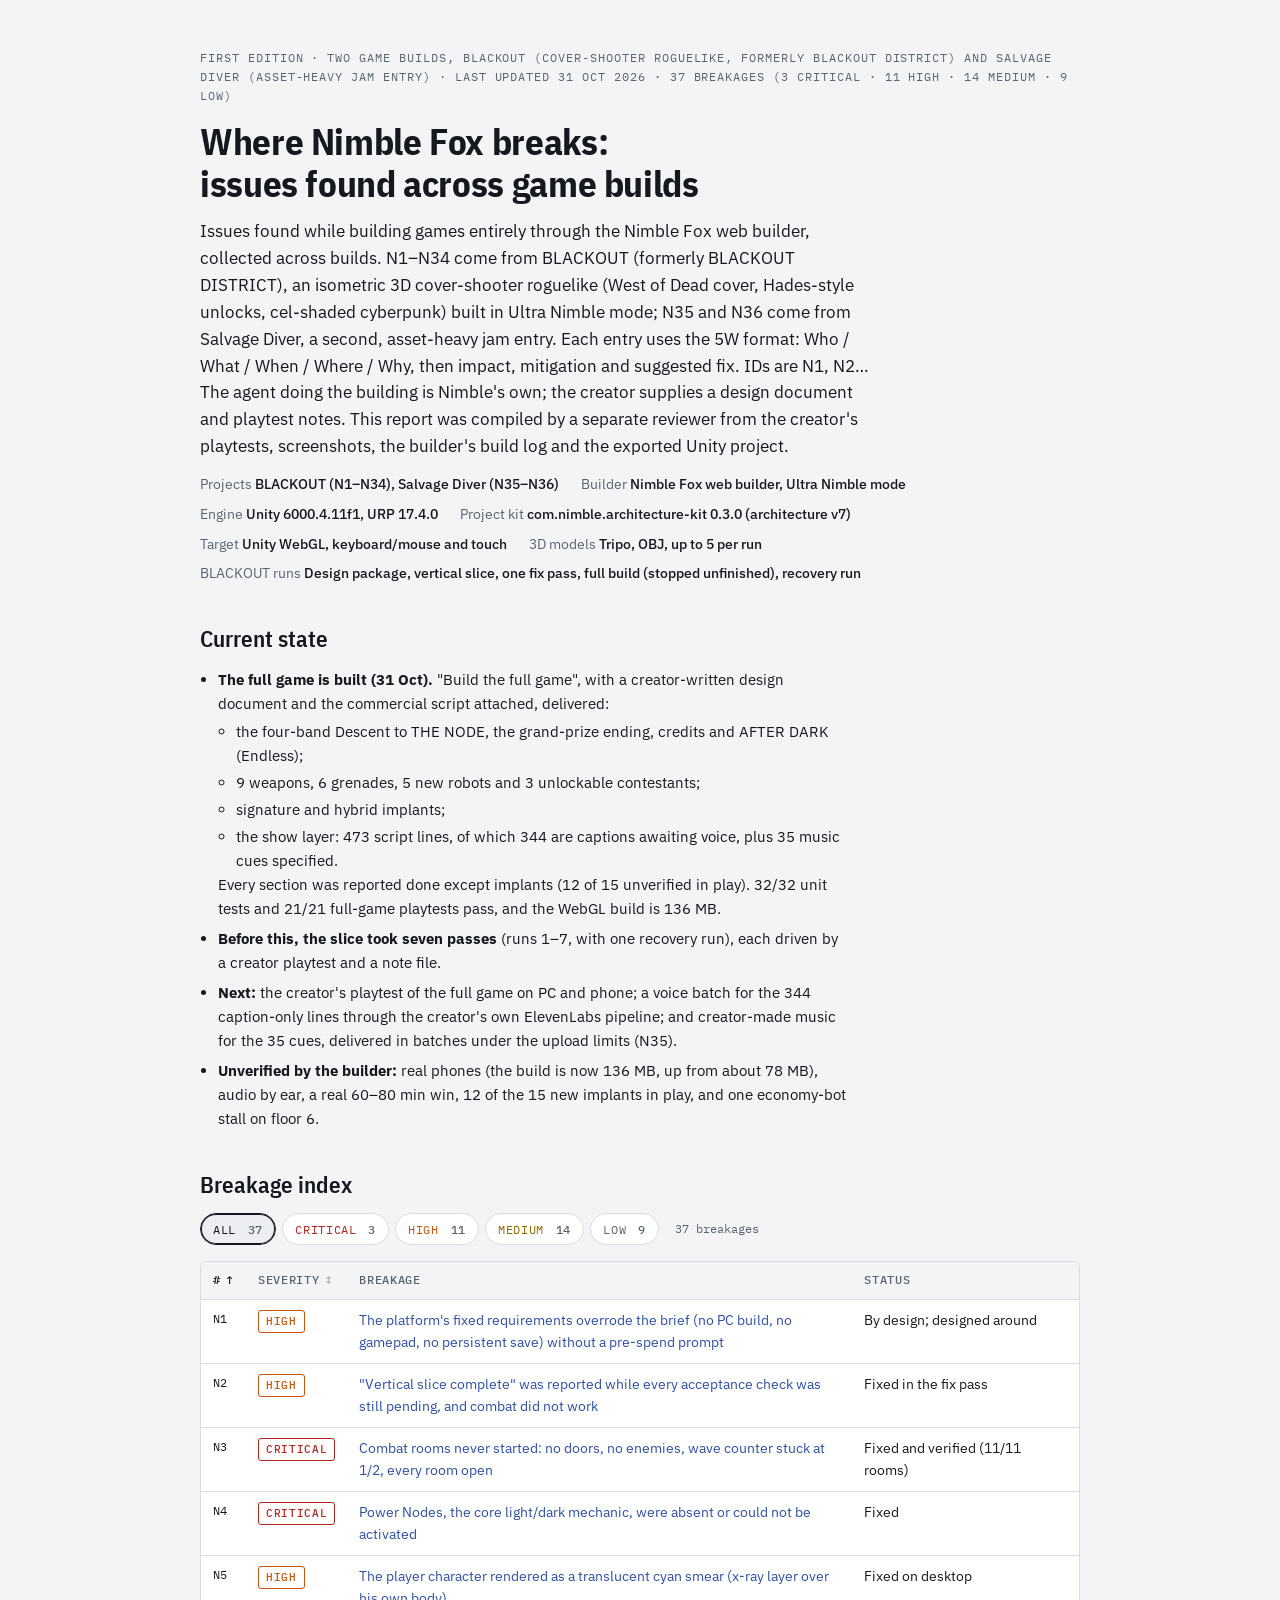
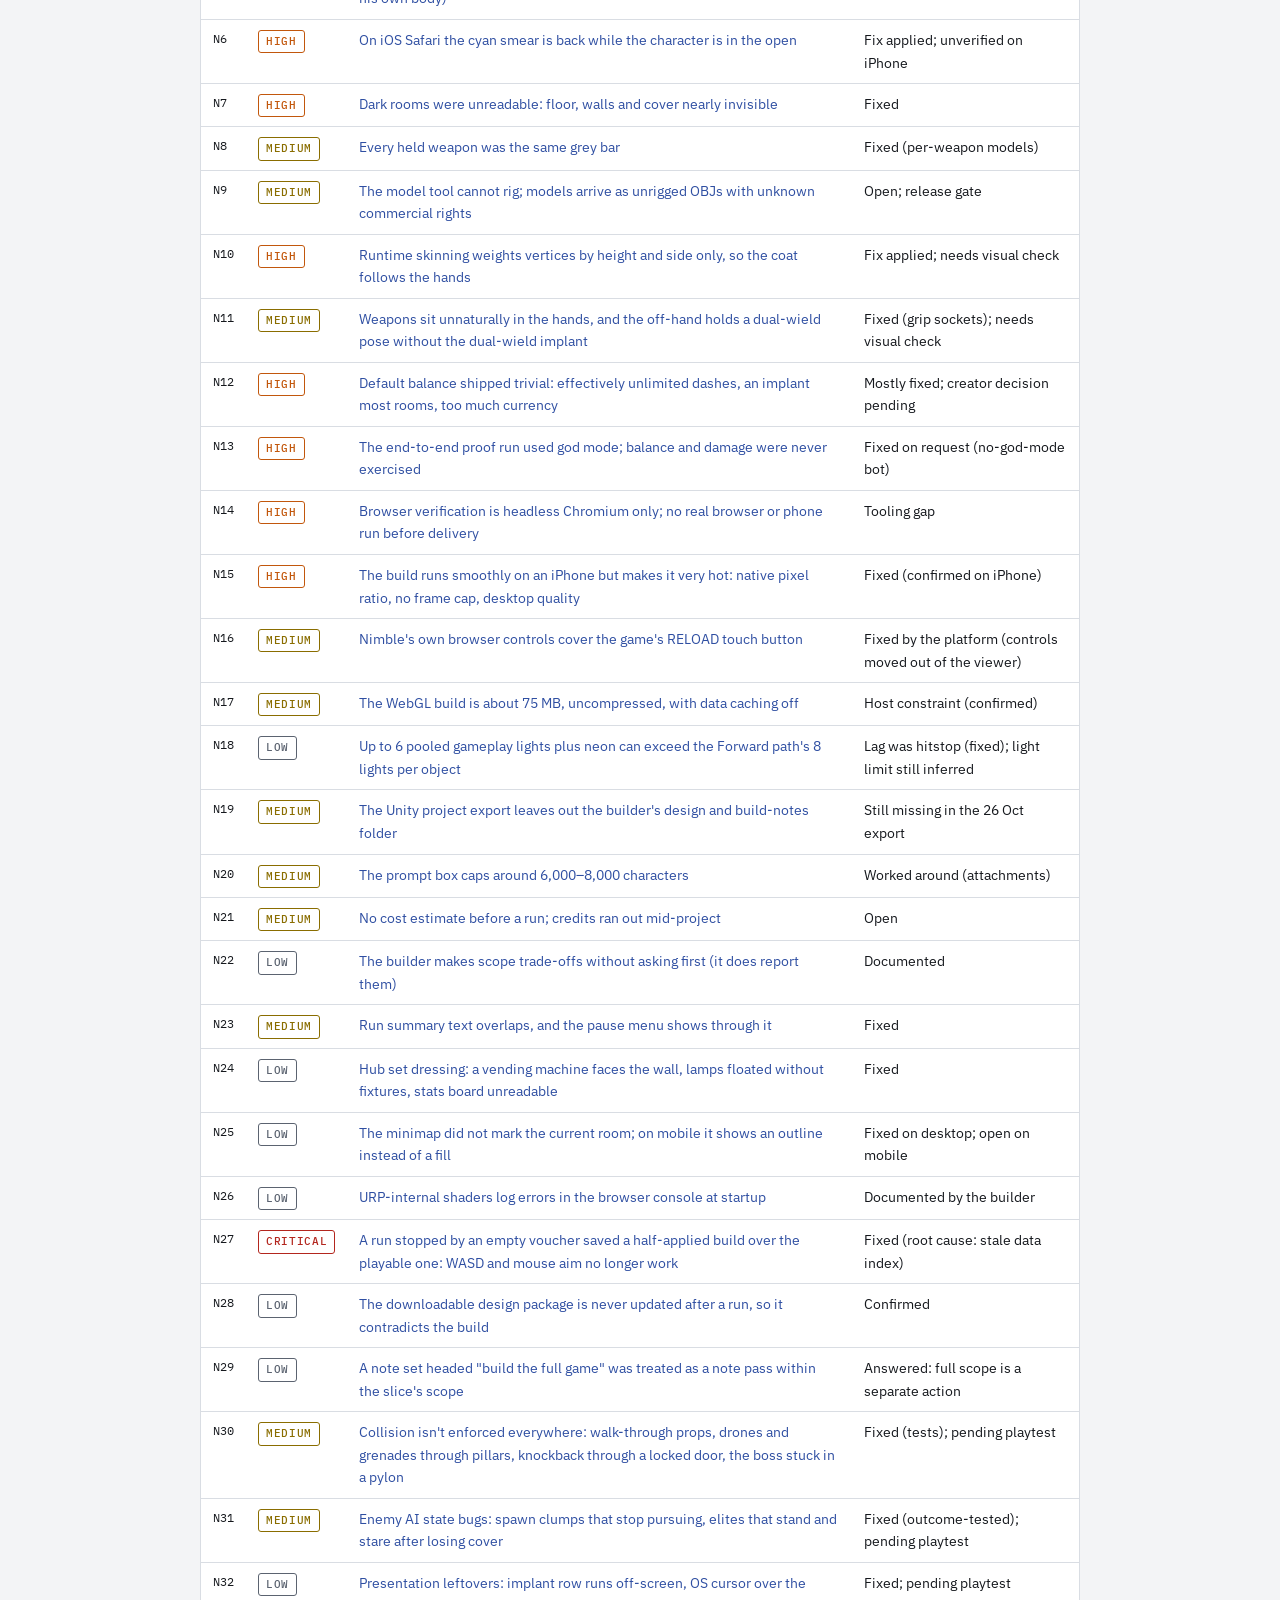
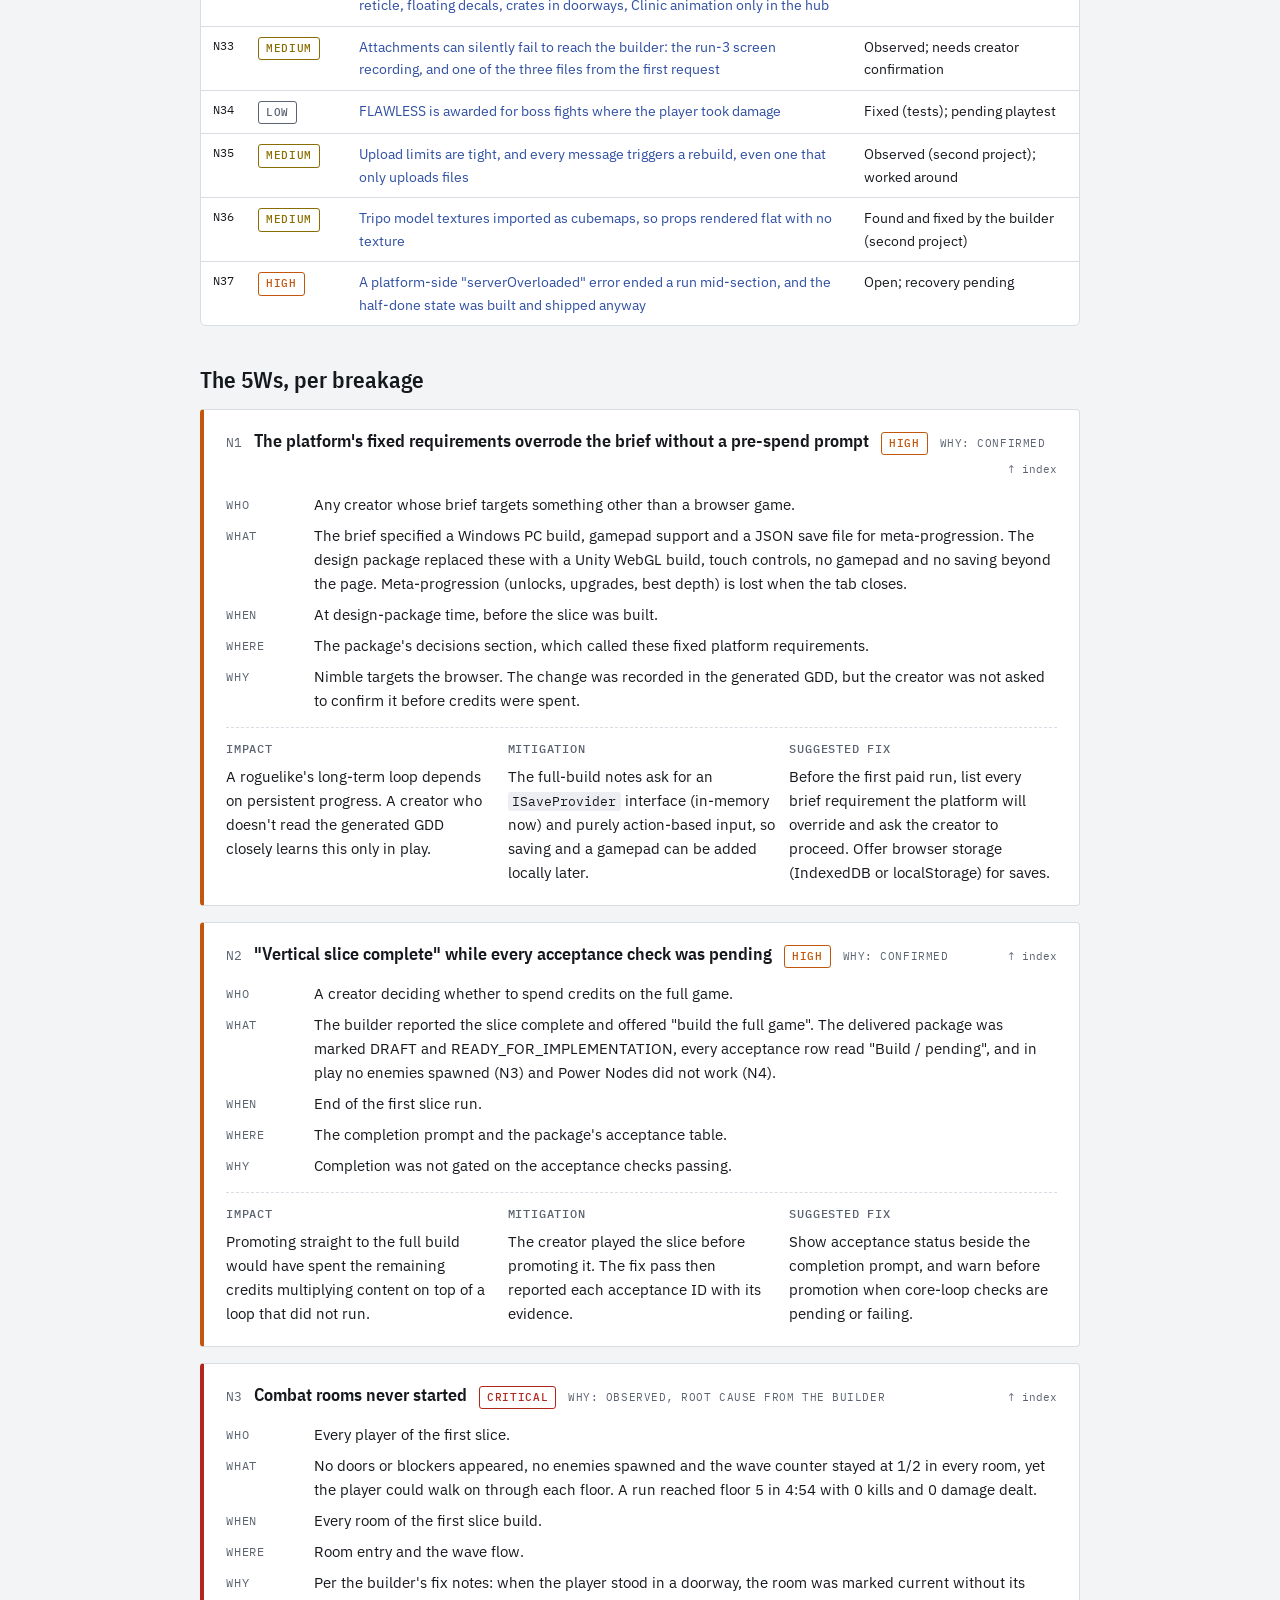
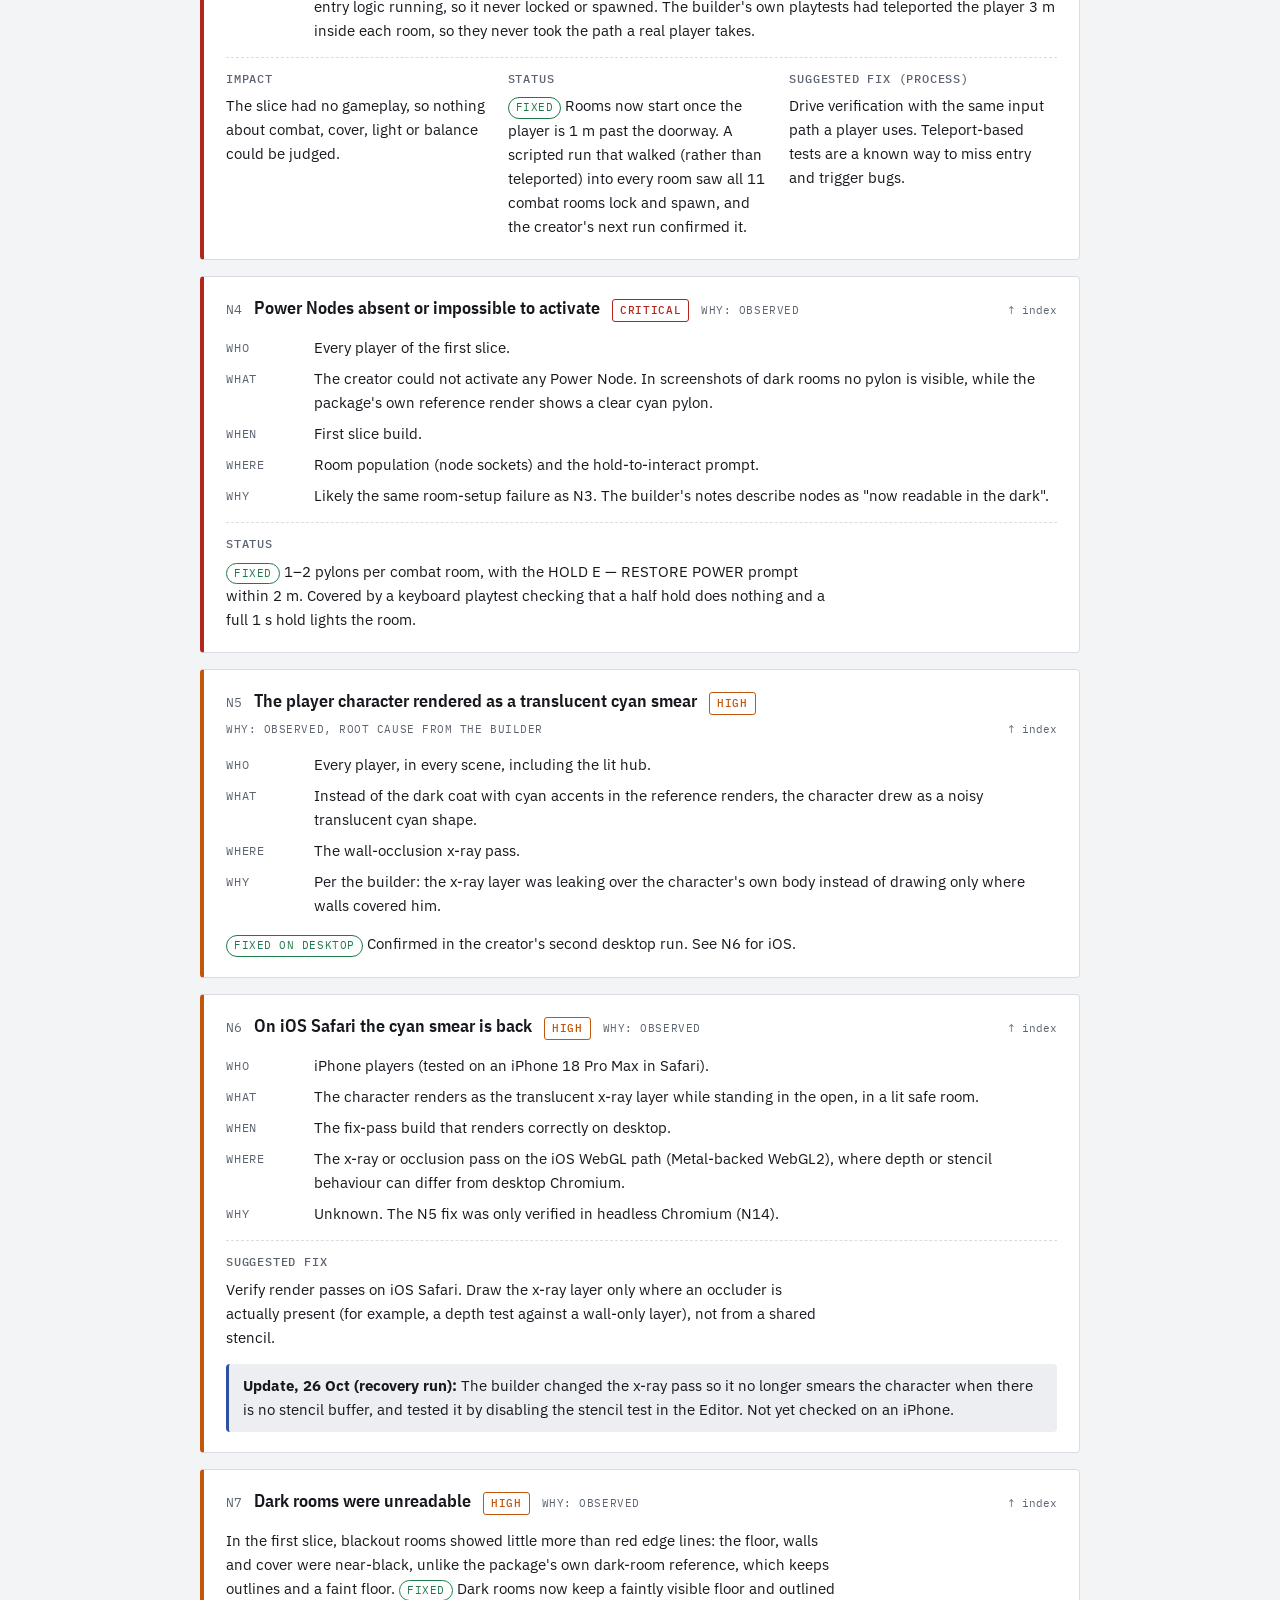
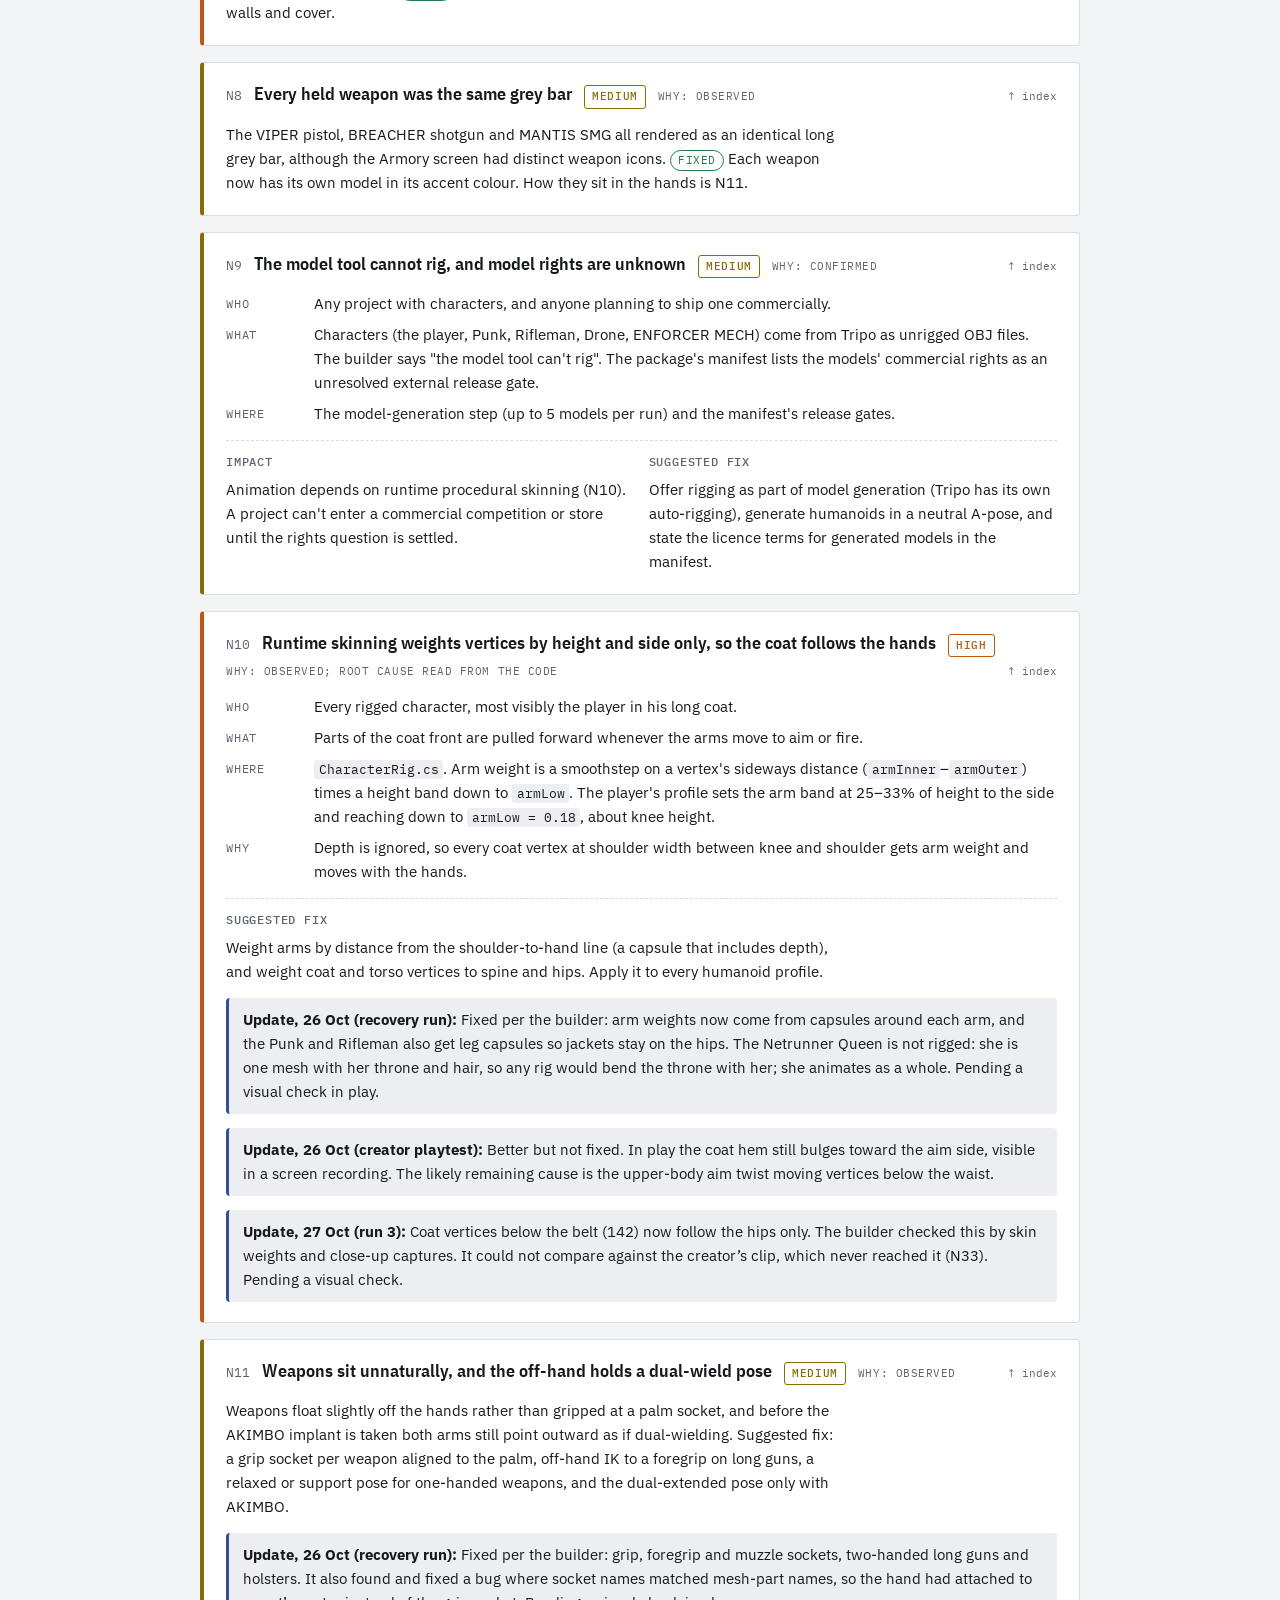
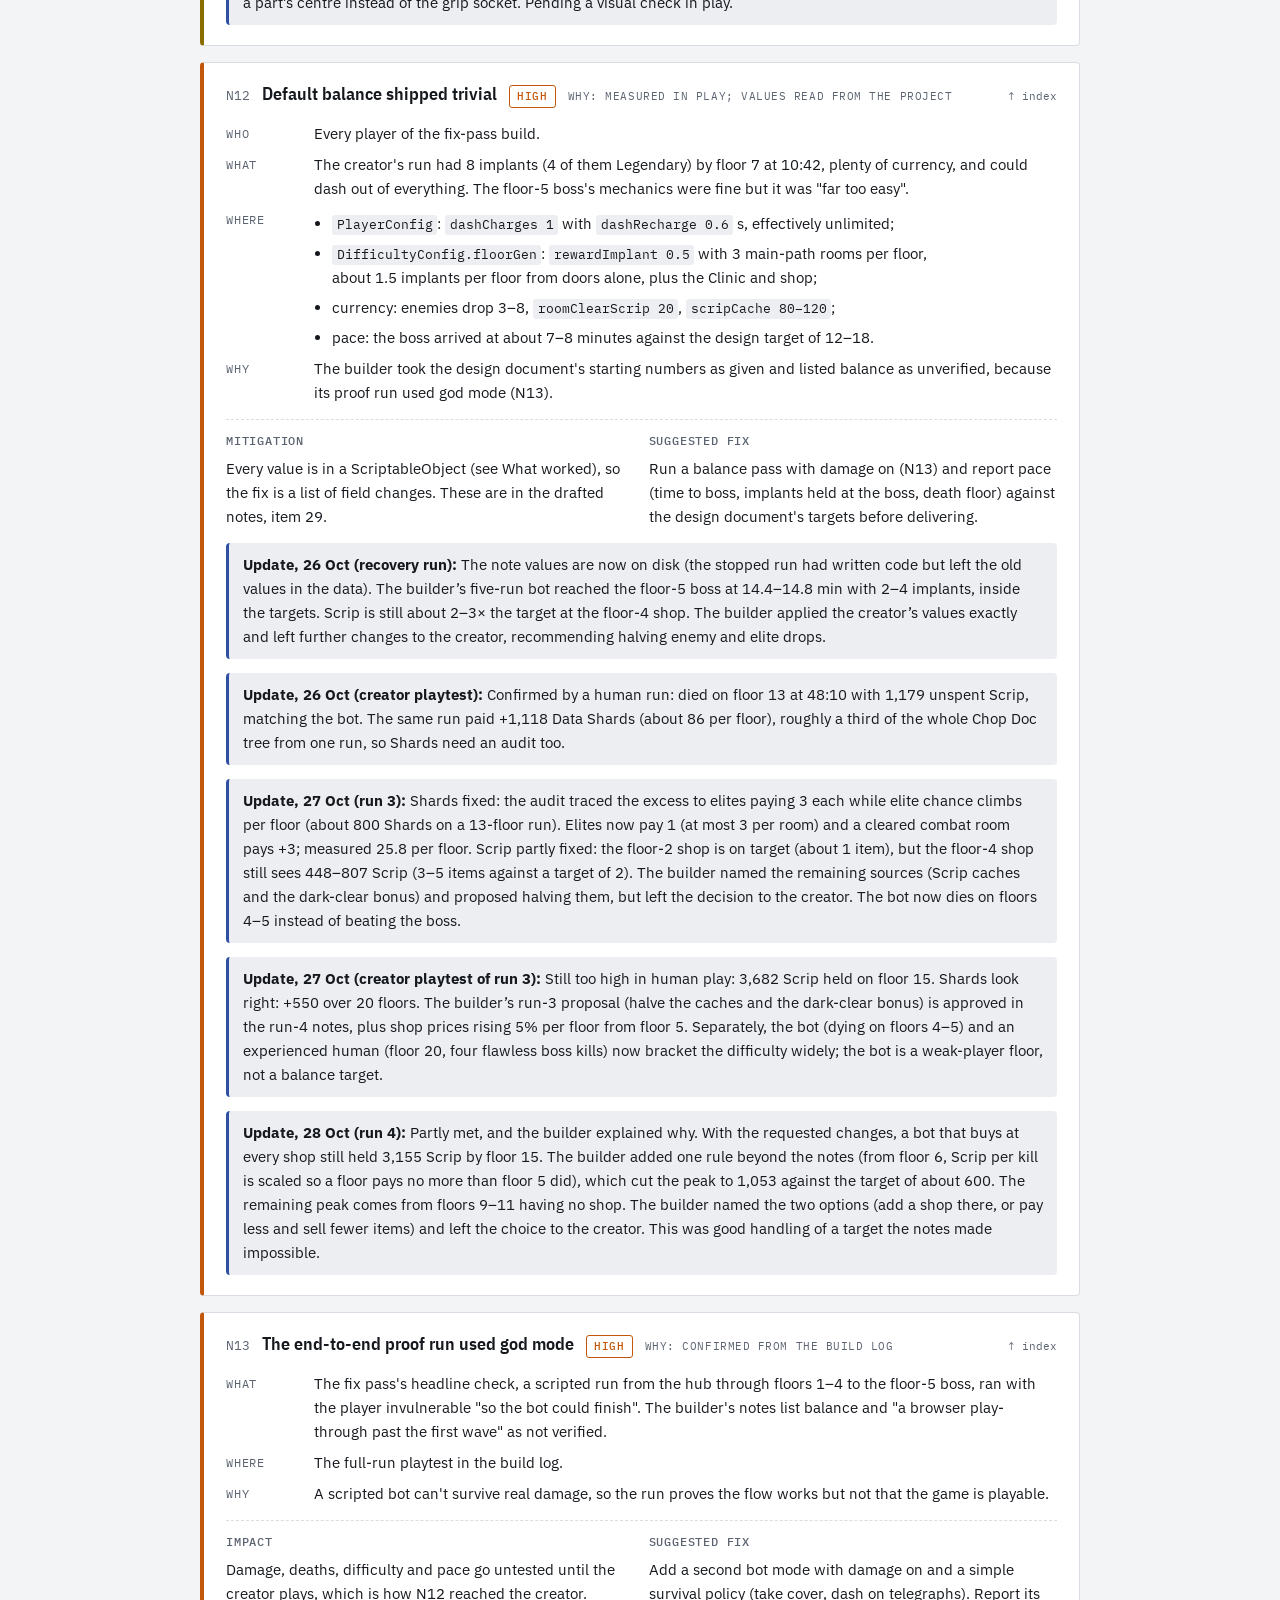
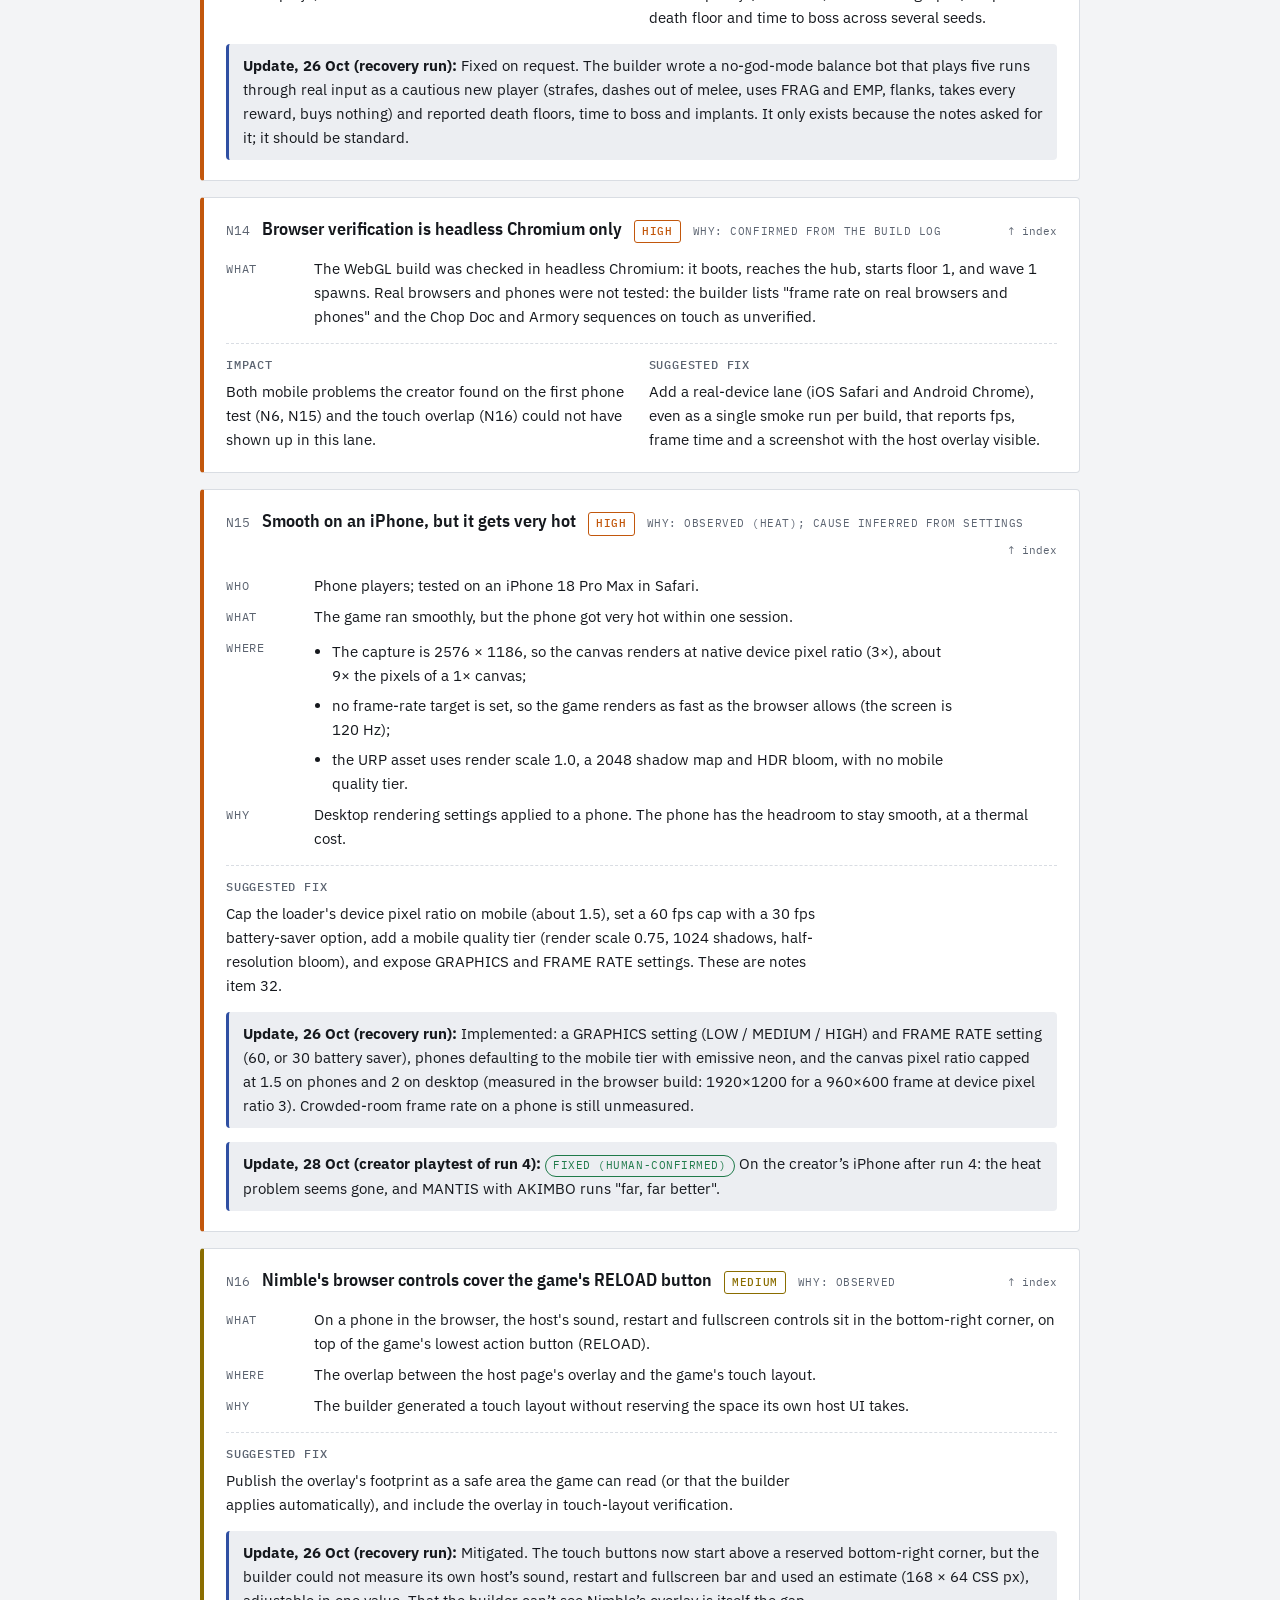
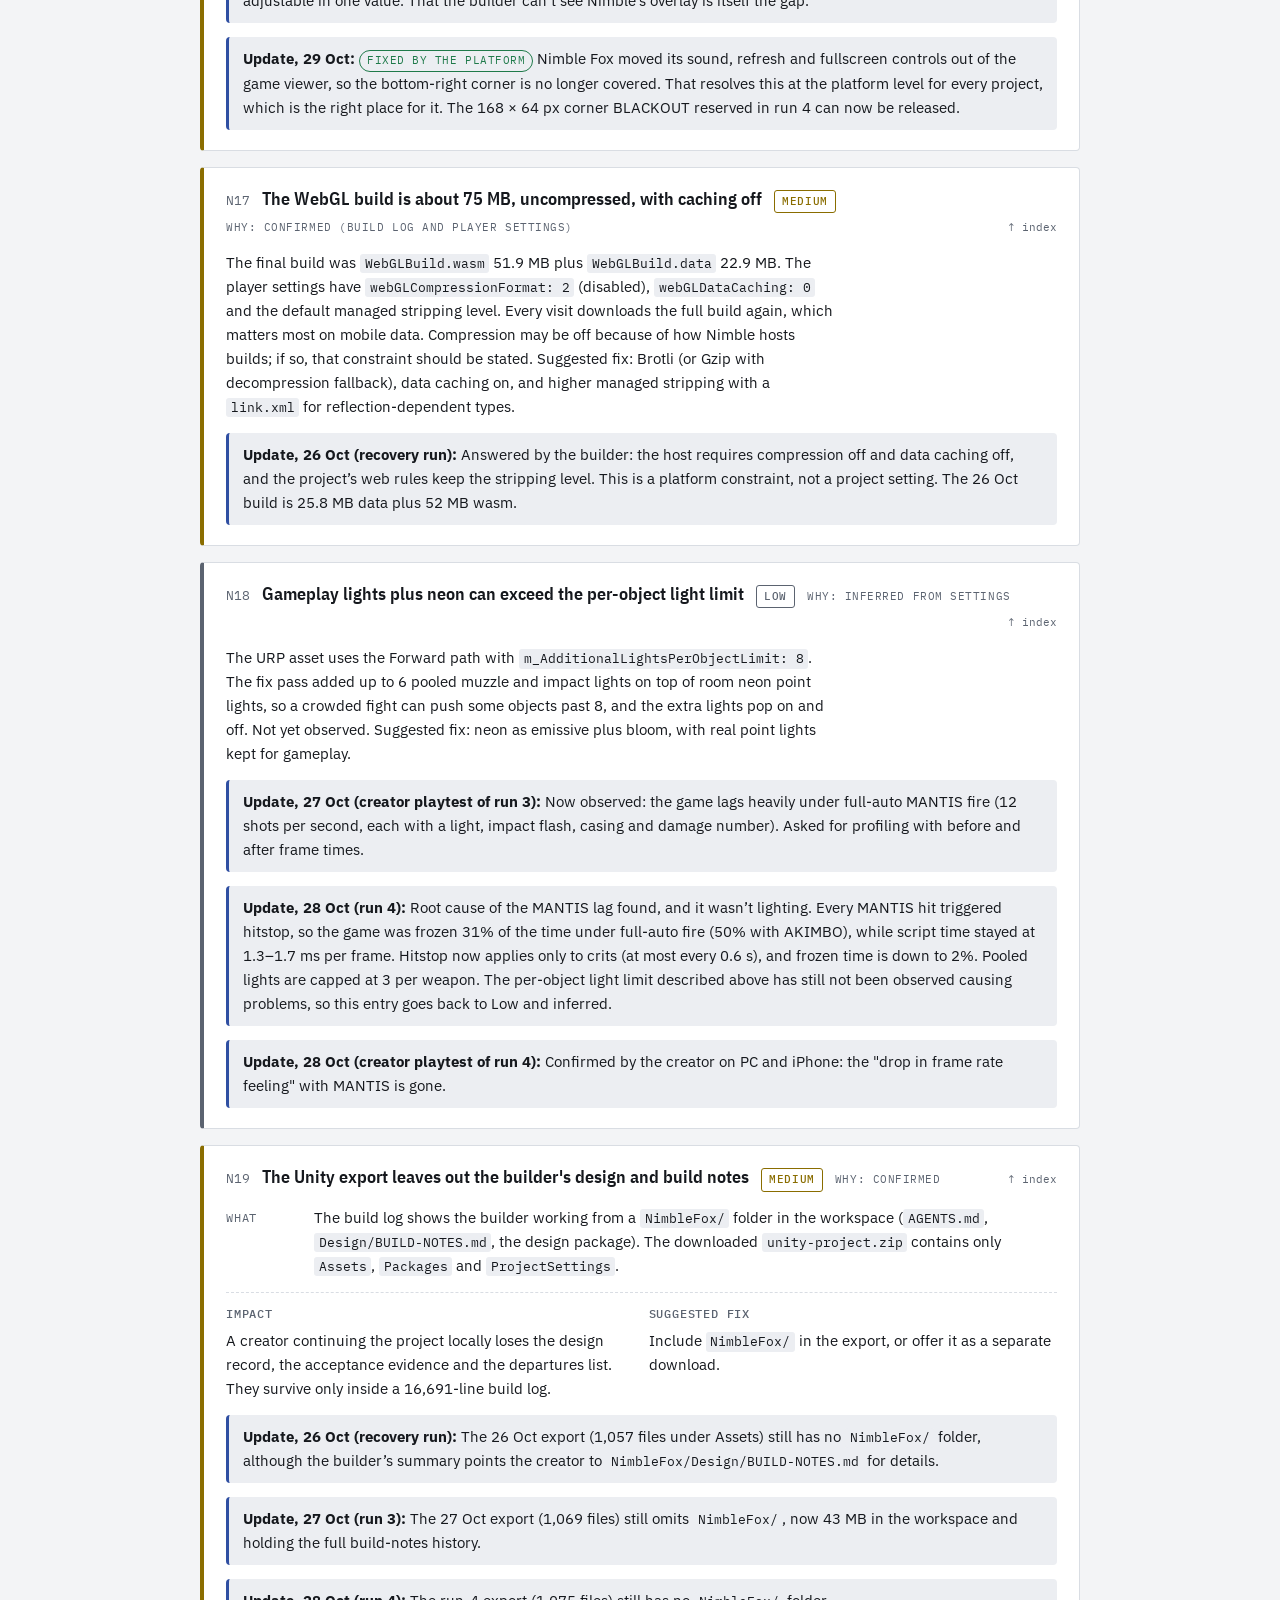
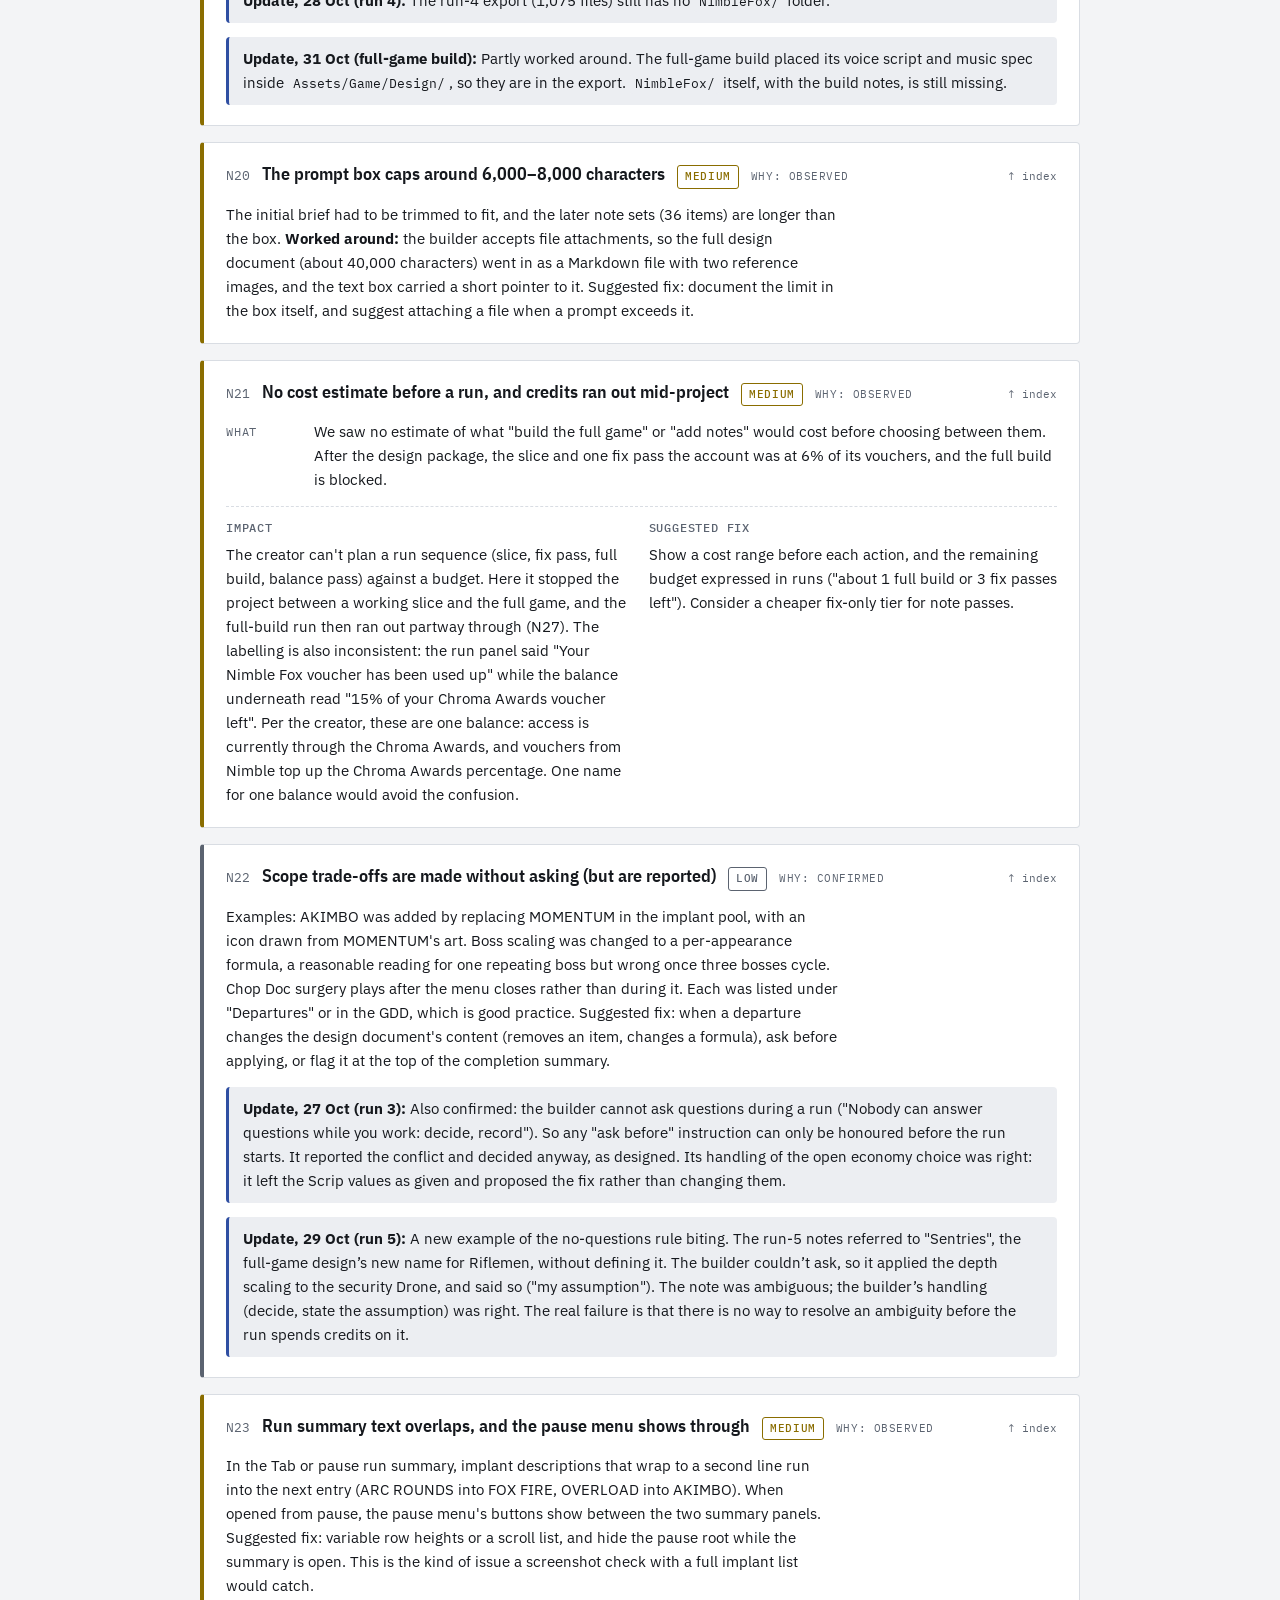
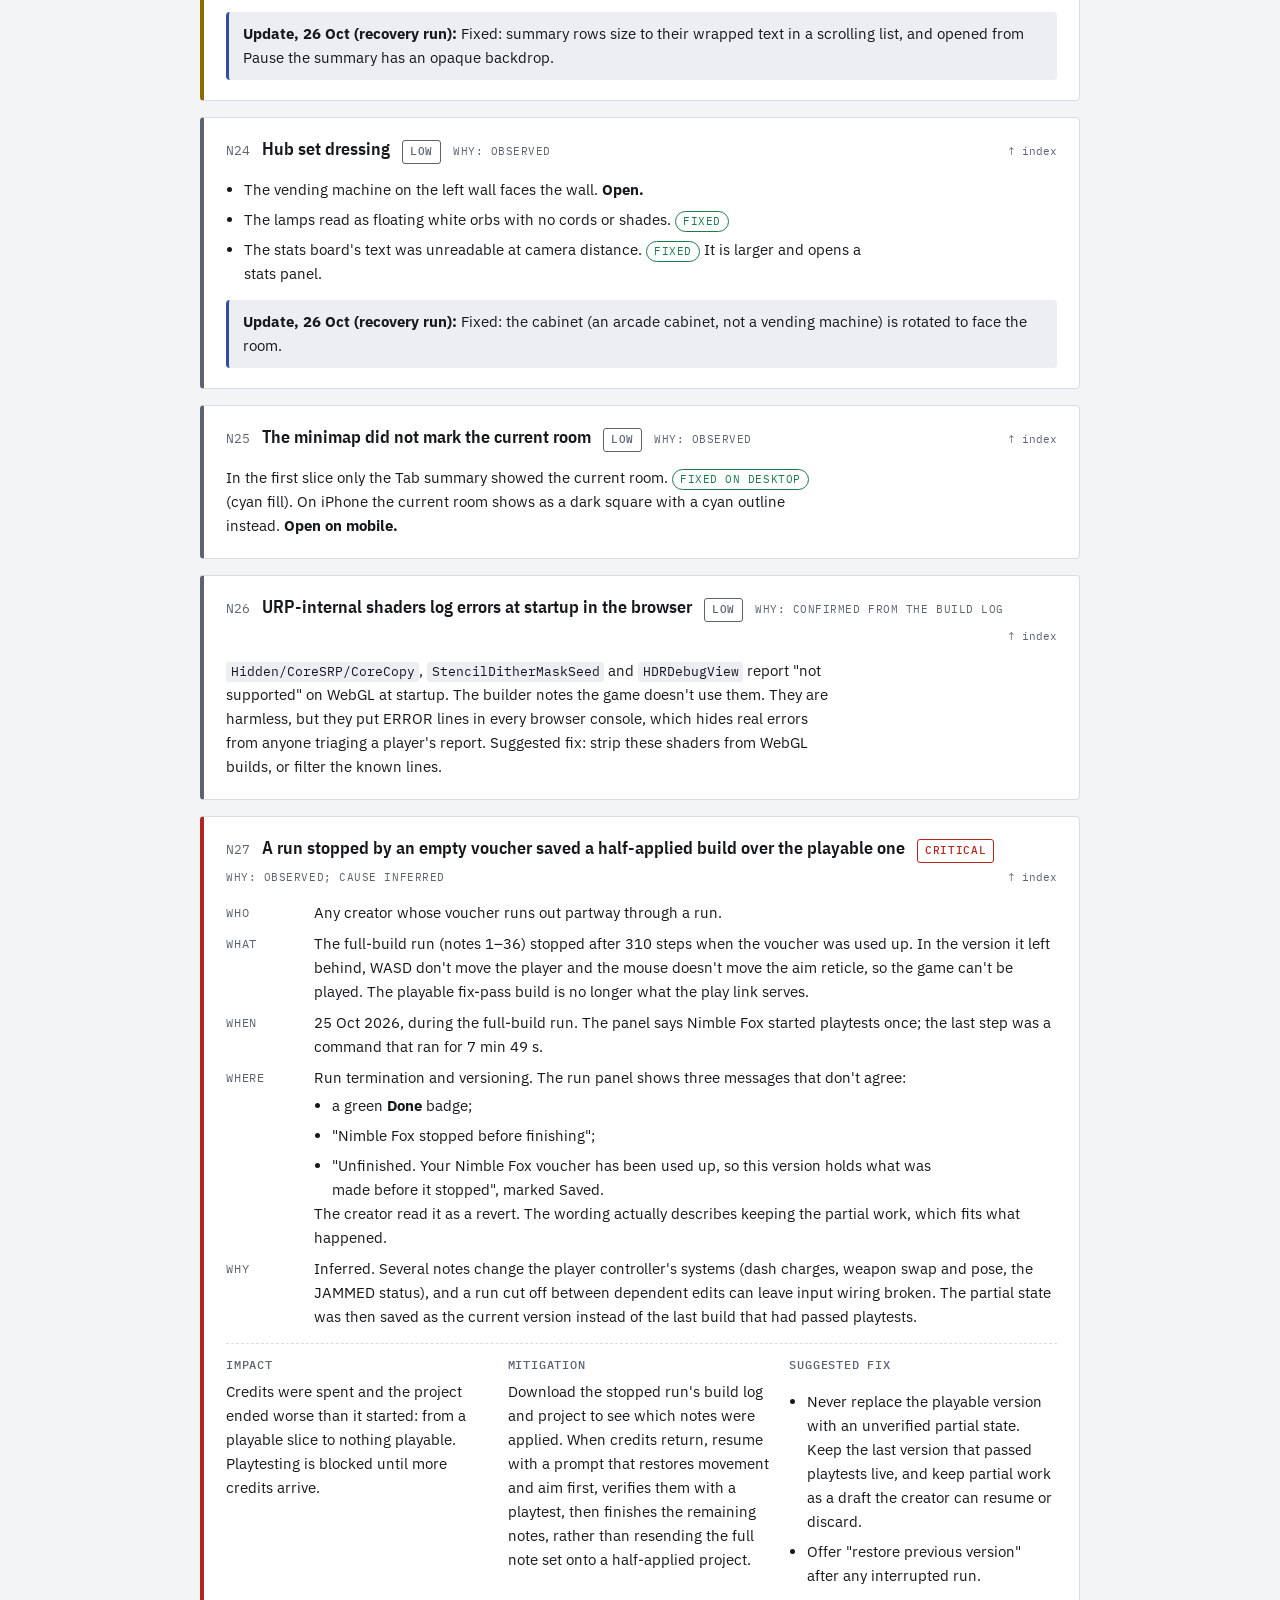
<file: index.html>
<!doctype html>
<html lang="en"><head><meta charset="utf-8"><meta name="viewport" content="width=device-width,initial-scale=1">
<title>Nimble Fox Breakage Report</title>
<link rel="preconnect" href="https://fonts.googleapis.com">
<link rel="stylesheet" href="https://fonts.googleapis.com/css2?family=IBM+Plex+Mono:wght@400;500&family=IBM+Plex+Sans+Condensed:wght@500;600;700&family=IBM+Plex+Sans:ital,wght@0,400;0,500;0,600;1,400&display=swap">
<style>
/* Layout: a single engineering-report column; summary table first, then one 5W record per breakage, then measured limits. */
:root {
  --bg: #f3f4f6;
  --surface: #ffffff;
  --fg: #15181d;
  --muted: #5b6370;
  --line: #d9dde3;
  --accent: #2f4fa2;
  --code-bg: #eceef2;
  --sev-crit: #b3261e;
  --sev-high: #c2570c;
  --sev-med: #8a6d00;
  --sev-low: #5b6370;
  --ok: #1f7a4a;
  --font-display: "IBM Plex Sans Condensed", "Arial Narrow", system-ui, sans-serif;
  --font-body: "IBM Plex Sans", system-ui, -apple-system, "Segoe UI", sans-serif;
  --font-mono: "IBM Plex Mono", ui-monospace, "Cascadia Mono", Consolas, monospace;
}
@media (prefers-color-scheme: dark) {
  :root:not([data-theme="light"]) {
    --bg: #111317; --surface: #1a1d23; --fg: #e7e9ed; --muted: #9aa2ae; --line: #2c3139;
    --accent: #8fa8ec; --code-bg: #22262d;
    --sev-crit: #f2766d; --sev-high: #f39a52; --sev-med: #e0c04d; --sev-low: #9aa2ae; --ok: #5cc98d;
    color-scheme: dark;
  }
}
:root[data-theme="dark"] {
  --bg: #111317; --surface: #1a1d23; --fg: #e7e9ed; --muted: #9aa2ae; --line: #2c3139;
  --accent: #8fa8ec; --code-bg: #22262d;
  --sev-crit: #f2766d; --sev-high: #f39a52; --sev-med: #e0c04d; --sev-low: #9aa2ae; --ok: #5cc98d;
  color-scheme: dark;
}
* { box-sizing: border-box; }
body { background: var(--bg); color: var(--fg); font-family: var(--font-body); font-size: 15px; line-height: 1.6; }
.wrap { max-width: 920px; margin: 0 auto; padding-inline: 20px; padding-block: 40px 72px; display: grid; gap: 40px; }
h1, h2, h3 { font-family: var(--font-display); text-wrap: balance; margin: 0; line-height: 1.15; }
h1 { font-size: 2.3rem; font-weight: 700; letter-spacing: -0.01em; }
h2 { font-size: 1.45rem; font-weight: 600; }
h3 { font-size: 1.15rem; font-weight: 600; }
p { margin: 0; max-width: 68ch; }
a { color: var(--accent); }
code, .mono { font-family: var(--font-mono); font-size: 0.86em; }
code { background: var(--code-bg); padding: 0.1em 0.35em; border-radius: 3px; }
.eyebrow { font-family: var(--font-mono); font-size: 0.75rem; letter-spacing: 0.08em; text-transform: uppercase; color: var(--muted); }
header { display: grid; gap: 14px; }
.facts { display: flex; flex-wrap: wrap; gap: 8px 22px; font-size: 0.85rem; color: var(--muted); }
.facts span b { color: var(--fg); font-weight: 500; }
section { display: grid; gap: 16px; }
.lede { font-size: 1.05rem; }
ul.plain { margin: 0; padding-left: 1.2em; display: grid; gap: 6px; max-width: 72ch; }

.table-scroll { overflow-x: auto; border: 1px solid var(--line); border-radius: 6px; background: var(--surface); }
table { border-collapse: collapse; width: 100%; font-size: 0.88rem; }
th, td { text-align: left; padding: 9px 12px; border-bottom: 1px solid var(--line); vertical-align: top; }
th { font-family: var(--font-mono); font-size: 0.72rem; letter-spacing: 0.06em; text-transform: uppercase; color: var(--muted); font-weight: 500; background: var(--bg); }
tr:last-child td { border-bottom: 0; }
td.num { font-variant-numeric: tabular-nums; white-space: nowrap; }
td a { text-decoration: none; }
td a:hover, td a:focus-visible { text-decoration: underline; }

.sev { display: inline-block; font-family: var(--font-mono); font-size: 0.68rem; letter-spacing: 0.06em; text-transform: uppercase; padding: 2px 7px; border-radius: 3px; border: 1px solid currentColor; white-space: nowrap; font-weight: 500; }
.sev.crit { color: var(--sev-crit); }
.sev.high { color: var(--sev-high); }
.sev.med { color: var(--sev-med); }
.sev.low { color: var(--sev-low); }
.conf { font-family: var(--font-mono); font-size: 0.68rem; letter-spacing: 0.05em; text-transform: uppercase; color: var(--muted); }

.record { background: var(--surface); border: 1px solid var(--line); border-left: 4px solid var(--sev-low); border-radius: 4px; padding: 20px 22px; display: grid; gap: 14px; scroll-margin-top: 16px; }
.record.crit { border-left-color: var(--sev-crit); }
.record.high { border-left-color: var(--sev-high); }
.record.med { border-left-color: var(--sev-med); }
.rec-head { display: flex; flex-wrap: wrap; align-items: baseline; gap: 6px 12px; }
.rec-id { font-family: var(--font-mono); font-size: 0.8rem; color: var(--muted); }
.w5 { display: grid; grid-template-columns: 74px minmax(0, 1fr); gap: 7px 14px; margin: 0; }
.w5 dt { font-family: var(--font-mono); font-size: 0.72rem; letter-spacing: 0.07em; text-transform: uppercase; color: var(--muted); padding-top: 3px; }
.w5 dd { margin: 0; min-width: 0; }
.extra { display: grid; grid-template-columns: repeat(auto-fit, minmax(240px, 1fr)); gap: 14px; padding-top: 12px; border-top: 1px dashed var(--line); }
.extra > div { min-width: 0; display: grid; gap: 6px; align-content: start; }
.extra h4 { margin: 0; font-family: var(--font-mono); font-size: 0.72rem; letter-spacing: 0.07em; text-transform: uppercase; color: var(--muted); font-weight: 500; }
pre { margin: 0; background: var(--code-bg); border-radius: 4px; padding: 10px 12px; overflow-x: auto; font-family: var(--font-mono); font-size: 0.78rem; line-height: 1.5; }
pre code { background: none; padding: 0; font-size: inherit; }

.bars { display: grid; gap: 8px; }
.bar-row { display: grid; grid-template-columns: 150px minmax(0, 1fr) 64px; gap: 10px; align-items: center; font-size: 0.85rem; }
.bar-row .lab { color: var(--muted); }
.bar-track { height: 12px; background: var(--code-bg); border-radius: 2px; position: relative; overflow: hidden; }
.bar-fill { height: 100%; background: var(--accent); }
.bar-fill.bad { background: var(--sev-crit); }
.bar-fill.warn { background: var(--sev-high); }
.bar-row .v { font-family: var(--font-mono); font-variant-numeric: tabular-nums; text-align: right; }
.floor-note { font-size: 0.8rem; color: var(--muted); }

.held { display: grid; grid-template-columns: repeat(auto-fit, minmax(250px, 1fr)); gap: 12px; }
.held div { background: var(--surface); border: 1px solid var(--line); border-radius: 4px; padding: 12px 14px; min-width: 0; }
.held b { display: block; font-family: var(--font-display); font-weight: 600; font-size: 1rem; color: var(--ok); }
.held p { font-size: 0.88rem; color: var(--muted); }

footer { font-size: 0.82rem; color: var(--muted); border-top: 1px solid var(--line); padding-top: 18px; display: grid; gap: 6px; }

ol.plain { margin: 0; padding-left: 1.5em; display: grid; gap: 8px; max-width: 72ch; }
ol.plain ul, ul.plain ul { margin: 4px 0 0; padding-left: 1.2em; display: grid; gap: 3px; }
.final-status { display: inline-block; justify-self: start; font-family: var(--font-mono); font-size: 0.8rem; letter-spacing: 0.04em; padding: 5px 10px; border: 1px solid var(--line); border-left: 4px solid var(--accent); border-radius: 3px; background: var(--surface); }
.back { margin-left: auto; font-family: var(--font-mono); font-size: 0.7rem; text-decoration: none; color: var(--muted); }
.back:hover, .back:focus-visible { color: var(--accent); text-decoration: underline; }
#index { scroll-margin-top: 16px; }
section[id] { scroll-margin-top: 16px; }
.exec { background: var(--surface); border: 1px solid var(--line); border-left: 4px solid var(--accent); border-radius: 4px; padding: 20px 22px; }
.exec ol { margin: 0; padding-left: 1.4em; display: grid; gap: 8px; max-width: 76ch; }
nav.toc { background: var(--surface); border: 1px solid var(--line); border-radius: 4px; padding: 14px 18px; display: grid; gap: 8px; }
nav.toc ol { margin: 0; padding-left: 1.4em; columns: 2 260px; column-gap: 28px; font-size: 0.9rem; }
nav.toc li { break-inside: avoid; padding: 2px 0; }
.engine h3 { margin-top: 6px; }
.engine .takeaway { border-left: 3px solid var(--accent); padding-left: 12px; max-width: 76ch; }
.autopsy h3 { margin-top: 8px; }
.autopsy .note { color: var(--muted); font-style: italic; }
@media (max-width: 560px) {
  h1 { font-size: 1.8rem; }
  .w5 { grid-template-columns: 1fr; gap: 2px; }
  .w5 dd { margin-bottom: 8px; }
  .bar-row { grid-template-columns: 96px minmax(0, 1fr) 54px; }
  .record { padding: 16px; }
}
@media (prefers-reduced-motion: reduce) { * { scroll-behavior: auto !important; } }
/* additions for the generalised builder */
.changelog { margin: 0; padding-left: 1.2em; line-height: 1.6; }
.changelog li { margin: .2em 0; }
.status { display: inline-block; font-family: var(--font-mono); font-size: 0.68rem; letter-spacing: 0.05em; text-transform: uppercase; padding: 1px 7px; border-radius: 999px; border: 1px solid currentColor; color: var(--ok); white-space: nowrap; }
.w5 dd ul.plain, .extra ul.plain { margin-top: 4px; }
.update { background: var(--code-bg); border-left: 3px solid var(--accent); border-radius: 4px; padding: 10px 14px; }
.update p { max-width: none; }
/* index sort and severity filter (templates/index.js) */
.idx-tools { display: flex; flex-wrap: wrap; align-items: center; gap: 8px 16px; }
.idx-tools[hidden] { display: none; }
.idx-filter { display: flex; flex-wrap: wrap; gap: 6px; }
.chip { font-family: var(--font-mono); font-size: 0.72rem; letter-spacing: 0.06em; text-transform: uppercase; min-height: 32px; padding: 4px 12px; border-radius: 999px; border: 1px solid var(--line); background: var(--surface); color: var(--fg); cursor: pointer; }
.chip b { font-weight: 500; color: var(--muted); margin-left: 4px; }
.chip[data-sev="crit"] { color: var(--sev-crit); }
.chip[data-sev="high"] { color: var(--sev-high); }
.chip[data-sev="med"] { color: var(--sev-med); }
.chip[data-sev="low"] { color: var(--sev-low); }
.chip:hover { border-color: var(--muted); }
.chip[aria-pressed="true"] { border-color: currentColor; background: var(--code-bg); box-shadow: inset 0 0 0 1px currentColor; }
.idx-count { color: var(--muted); font-size: 0.78rem; }
th button.sort { all: unset; cursor: pointer; display: inline-flex; align-items: center; gap: 5px; white-space: nowrap; }
th button.sort .arr { opacity: 0.45; }
th[aria-sort] button.sort { color: var(--fg); }
th[aria-sort] button.sort .arr { opacity: 1; }
.chip:focus-visible, th button.sort:focus-visible { outline: 2px solid var(--accent); outline-offset: 2px; }
</style>
</head><body>
<div class="wrap">
<header>
  <div class="eyebrow">First edition · Two game builds, BLACKOUT (cover-shooter roguelike, formerly BLACKOUT DISTRICT) and Salvage Diver (asset-heavy jam entry) · last updated 31 Oct 2026 · 37 breakages (3 critical · 11 high · 14 medium · 9 low)</div>
  
  <h1>Where Nimble Fox breaks: issues found across game builds</h1>
  <p class="lede">Issues found while building games entirely through the Nimble Fox web builder, collected across builds. N1–N34 come from BLACKOUT (formerly BLACKOUT DISTRICT), an isometric 3D cover-shooter roguelike (West of Dead cover, Hades-style unlocks, cel-shaded cyberpunk) built in Ultra Nimble mode; N35 and N36 come from Salvage Diver, a second, asset-heavy jam entry. Each entry uses the 5W format: Who / What / When / Where / Why, then impact, mitigation and suggested fix. IDs are N1, N2… The agent doing the building is Nimble's own; the creator supplies a design document and playtest notes. This report was compiled by a separate reviewer from the creator's playtests, screenshots, the builder's build log and the exported Unity project.</p>
  <div class="facts">
    <span>Projects <b>BLACKOUT (N1–N34), Salvage Diver (N35–N36)</b></span>
    <span>Builder <b>Nimble Fox web builder, Ultra Nimble mode</b></span>
    <span>Engine <b>Unity 6000.4.11f1, URP 17.4.0</b></span>
    <span>Project kit <b>com.nimble.architecture-kit 0.3.0 (architecture v7)</b></span>
    <span>Target <b>Unity WebGL, keyboard/mouse and touch</b></span>
    <span>3D models <b>Tripo, OBJ, up to 5 per run</b></span>
    <span>BLACKOUT runs <b>Design package, vertical slice, one fix pass, full build (stopped unfinished), recovery run</b></span>
  </div>
</header>
<section id="state">
  <h2>Current state</h2>
  <ul class="plain">
    <li><b>The full game is built (31 Oct).</b> "Build the full game", with a creator-written design document and the commercial script attached, delivered:<ul class="plain"><li>the four-band Descent to THE NODE, the grand-prize ending, credits and AFTER DARK (Endless);</li><li>9 weapons, 6 grenades, 5 new robots and 3 unlockable contestants;</li><li>signature and hybrid implants;</li><li>the show layer: 473 script lines, of which 344 are captions awaiting voice, plus 35 music cues specified.</li></ul><p>Every section was reported done except implants (12 of 15 unverified in play). 32/32 unit tests and 21/21 full-game playtests pass, and the WebGL build is 136 MB.</p></li>
    <li><b>Before this, the slice took seven passes</b> (runs 1–7, with one recovery run), each driven by a creator playtest and a note file.</li>
    <li><b>Next:</b> the creator's playtest of the full game on PC and phone; a voice batch for the 344 caption-only lines through the creator's own ElevenLabs pipeline; and creator-made music for the 35 cues, delivered in batches under the upload limits (N35).</li>
    <li><b>Unverified by the builder:</b> real phones (the build is now 136 MB, up from about 78 MB), audio by ear, a real 60–80 min win, 12 of the 15 new implants in play, and one economy-bot stall on floor 6.</li>
  </ul>
</section>
<section id="index">
  <h2>Breakage index</h2>
  <div class="idx-tools" hidden>
    <div class="idx-filter" role="group" aria-label="Filter by severity">
      <button type="button" class="chip" data-sev="" aria-pressed="true">All <b>37</b></button>
      <button type="button" class="chip" data-sev="crit" aria-pressed="false">Critical <b>3</b></button>
      <button type="button" class="chip" data-sev="high" aria-pressed="false">High <b>11</b></button>
      <button type="button" class="chip" data-sev="med" aria-pressed="false">Medium <b>14</b></button>
      <button type="button" class="chip" data-sev="low" aria-pressed="false">Low <b>9</b></button>
    </div>
    <span class="idx-count mono" aria-live="polite"></span>
  </div>
  <div class="table-scroll"><table>
    <thead><tr><th>#</th><th>Severity</th><th>Breakage</th><th>Status</th></tr></thead>
    <tbody>
        <tr data-n="1" data-sev="high" data-rank="1"><td class="mono">N1</td><td><span class="sev high">High</span></td><td><a href="#n1">The platform's fixed requirements overrode the brief (no PC build, no gamepad, no persistent save) without a pre-spend prompt</a></td><td>By design; designed around</td></tr>
        <tr data-n="2" data-sev="high" data-rank="1"><td class="mono">N2</td><td><span class="sev high">High</span></td><td><a href="#n2">"Vertical slice complete" was reported while every acceptance check was still pending, and combat did not work</a></td><td>Fixed in the fix pass</td></tr>
        <tr data-n="3" data-sev="crit" data-rank="0"><td class="mono">N3</td><td><span class="sev crit">Critical</span></td><td><a href="#n3">Combat rooms never started: no doors, no enemies, wave counter stuck at 1/2, every room open</a></td><td>Fixed and verified (11/11 rooms)</td></tr>
        <tr data-n="4" data-sev="crit" data-rank="0"><td class="mono">N4</td><td><span class="sev crit">Critical</span></td><td><a href="#n4">Power Nodes, the core light/dark mechanic, were absent or could not be activated</a></td><td>Fixed</td></tr>
        <tr data-n="5" data-sev="high" data-rank="1"><td class="mono">N5</td><td><span class="sev high">High</span></td><td><a href="#n5">The player character rendered as a translucent cyan smear (x-ray layer over his own body)</a></td><td>Fixed on desktop</td></tr>
        <tr data-n="6" data-sev="high" data-rank="1"><td class="mono">N6</td><td><span class="sev high">High</span></td><td><a href="#n6">On iOS Safari the cyan smear is back while the character is in the open</a></td><td>Fix applied; unverified on iPhone</td></tr>
        <tr data-n="7" data-sev="high" data-rank="1"><td class="mono">N7</td><td><span class="sev high">High</span></td><td><a href="#n7">Dark rooms were unreadable: floor, walls and cover nearly invisible</a></td><td>Fixed</td></tr>
        <tr data-n="8" data-sev="med" data-rank="2"><td class="mono">N8</td><td><span class="sev med">Medium</span></td><td><a href="#n8">Every held weapon was the same grey bar</a></td><td>Fixed (per-weapon models)</td></tr>
        <tr data-n="9" data-sev="med" data-rank="2"><td class="mono">N9</td><td><span class="sev med">Medium</span></td><td><a href="#n9">The model tool cannot rig; models arrive as unrigged OBJs with unknown commercial rights</a></td><td>Open; release gate</td></tr>
        <tr data-n="10" data-sev="high" data-rank="1"><td class="mono">N10</td><td><span class="sev high">High</span></td><td><a href="#n10">Runtime skinning weights vertices by height and side only, so the coat follows the hands</a></td><td>Fix applied; needs visual check</td></tr>
        <tr data-n="11" data-sev="med" data-rank="2"><td class="mono">N11</td><td><span class="sev med">Medium</span></td><td><a href="#n11">Weapons sit unnaturally in the hands, and the off-hand holds a dual-wield pose without the dual-wield implant</a></td><td>Fixed (grip sockets); needs visual check</td></tr>
        <tr data-n="12" data-sev="high" data-rank="1"><td class="mono">N12</td><td><span class="sev high">High</span></td><td><a href="#n12">Default balance shipped trivial: effectively unlimited dashes, an implant most rooms, too much currency</a></td><td>Mostly fixed; creator decision pending</td></tr>
        <tr data-n="13" data-sev="high" data-rank="1"><td class="mono">N13</td><td><span class="sev high">High</span></td><td><a href="#n13">The end-to-end proof run used god mode; balance and damage were never exercised</a></td><td>Fixed on request (no-god-mode bot)</td></tr>
        <tr data-n="14" data-sev="high" data-rank="1"><td class="mono">N14</td><td><span class="sev high">High</span></td><td><a href="#n14">Browser verification is headless Chromium only; no real browser or phone run before delivery</a></td><td>Tooling gap</td></tr>
        <tr data-n="15" data-sev="high" data-rank="1"><td class="mono">N15</td><td><span class="sev high">High</span></td><td><a href="#n15">The build runs smoothly on an iPhone but makes it very hot: native pixel ratio, no frame cap, desktop quality</a></td><td>Fixed (confirmed on iPhone)</td></tr>
        <tr data-n="16" data-sev="med" data-rank="2"><td class="mono">N16</td><td><span class="sev med">Medium</span></td><td><a href="#n16">Nimble's own browser controls cover the game's RELOAD touch button</a></td><td>Fixed by the platform (controls moved out of the viewer)</td></tr>
        <tr data-n="17" data-sev="med" data-rank="2"><td class="mono">N17</td><td><span class="sev med">Medium</span></td><td><a href="#n17">The WebGL build is about 75 MB, uncompressed, with data caching off</a></td><td>Host constraint (confirmed)</td></tr>
        <tr data-n="18" data-sev="low" data-rank="3"><td class="mono">N18</td><td><span class="sev low">Low</span></td><td><a href="#n18">Up to 6 pooled gameplay lights plus neon can exceed the Forward path's 8 lights per object</a></td><td>Lag was hitstop (fixed); light limit still inferred</td></tr>
        <tr data-n="19" data-sev="med" data-rank="2"><td class="mono">N19</td><td><span class="sev med">Medium</span></td><td><a href="#n19">The Unity project export leaves out the builder's design and build-notes folder</a></td><td>Still missing in the 26 Oct export</td></tr>
        <tr data-n="20" data-sev="med" data-rank="2"><td class="mono">N20</td><td><span class="sev med">Medium</span></td><td><a href="#n20">The prompt box caps around 6,000–8,000 characters</a></td><td>Worked around (attachments)</td></tr>
        <tr data-n="21" data-sev="med" data-rank="2"><td class="mono">N21</td><td><span class="sev med">Medium</span></td><td><a href="#n21">No cost estimate before a run; credits ran out mid-project</a></td><td>Open</td></tr>
        <tr data-n="22" data-sev="low" data-rank="3"><td class="mono">N22</td><td><span class="sev low">Low</span></td><td><a href="#n22">The builder makes scope trade-offs without asking first (it does report them)</a></td><td>Documented</td></tr>
        <tr data-n="23" data-sev="med" data-rank="2"><td class="mono">N23</td><td><span class="sev med">Medium</span></td><td><a href="#n23">Run summary text overlaps, and the pause menu shows through it</a></td><td>Fixed</td></tr>
        <tr data-n="24" data-sev="low" data-rank="3"><td class="mono">N24</td><td><span class="sev low">Low</span></td><td><a href="#n24">Hub set dressing: a vending machine faces the wall, lamps floated without fixtures, stats board unreadable</a></td><td>Fixed</td></tr>
        <tr data-n="25" data-sev="low" data-rank="3"><td class="mono">N25</td><td><span class="sev low">Low</span></td><td><a href="#n25">The minimap did not mark the current room; on mobile it shows an outline instead of a fill</a></td><td>Fixed on desktop; open on mobile</td></tr>
        <tr data-n="26" data-sev="low" data-rank="3"><td class="mono">N26</td><td><span class="sev low">Low</span></td><td><a href="#n26">URP-internal shaders log errors in the browser console at startup</a></td><td>Documented by the builder</td></tr>
        <tr data-n="27" data-sev="crit" data-rank="0"><td class="mono">N27</td><td><span class="sev crit">Critical</span></td><td><a href="#n27">A run stopped by an empty voucher saved a half-applied build over the playable one: WASD and mouse aim no longer work</a></td><td>Fixed (root cause: stale data index)</td></tr>
        <tr data-n="28" data-sev="low" data-rank="3"><td class="mono">N28</td><td><span class="sev low">Low</span></td><td><a href="#n28">The downloadable design package is never updated after a run, so it contradicts the build</a></td><td>Confirmed</td></tr>
        <tr data-n="29" data-sev="low" data-rank="3"><td class="mono">N29</td><td><span class="sev low">Low</span></td><td><a href="#n29">A note set headed "build the full game" was treated as a note pass within the slice's scope</a></td><td>Answered: full scope is a separate action</td></tr>
        <tr data-n="30" data-sev="med" data-rank="2"><td class="mono">N30</td><td><span class="sev med">Medium</span></td><td><a href="#n30">Collision isn't enforced everywhere: walk-through props, drones and grenades through pillars, knockback through a locked door, the boss stuck in a pylon</a></td><td>Fixed (tests); pending playtest</td></tr>
        <tr data-n="31" data-sev="med" data-rank="2"><td class="mono">N31</td><td><span class="sev med">Medium</span></td><td><a href="#n31">Enemy AI state bugs: spawn clumps that stop pursuing, elites that stand and stare after losing cover</a></td><td>Fixed (outcome-tested); pending playtest</td></tr>
        <tr data-n="32" data-sev="low" data-rank="3"><td class="mono">N32</td><td><span class="sev low">Low</span></td><td><a href="#n32">Presentation leftovers: implant row runs off-screen, OS cursor over the reticle, floating decals, crates in doorways, Clinic animation only in the hub</a></td><td>Fixed; pending playtest</td></tr>
        <tr data-n="33" data-sev="med" data-rank="2"><td class="mono">N33</td><td><span class="sev med">Medium</span></td><td><a href="#n33">Attachments can silently fail to reach the builder: the run-3 screen recording, and one of the three files from the first request</a></td><td>Observed; needs creator confirmation</td></tr>
        <tr data-n="34" data-sev="low" data-rank="3"><td class="mono">N34</td><td><span class="sev low">Low</span></td><td><a href="#n34">FLAWLESS is awarded for boss fights where the player took damage</a></td><td>Fixed (tests); pending playtest</td></tr>
        <tr data-n="35" data-sev="med" data-rank="2"><td class="mono">N35</td><td><span class="sev med">Medium</span></td><td><a href="#n35">Upload limits are tight, and every message triggers a rebuild, even one that only uploads files</a></td><td>Observed (second project); worked around</td></tr>
        <tr data-n="36" data-sev="med" data-rank="2"><td class="mono">N36</td><td><span class="sev med">Medium</span></td><td><a href="#n36">Tripo model textures imported as cubemaps, so props rendered flat with no texture</a></td><td>Found and fixed by the builder (second project)</td></tr>
        <tr data-n="37" data-sev="high" data-rank="1"><td class="mono">N37</td><td><span class="sev high">High</span></td><td><a href="#n37">A platform-side "serverOverloaded" error ended a run mid-section, and the half-done state was built and shipped anyway</a></td><td>Open; recovery pending</td></tr>
    </tbody></table></div>
</section>
<section id="cards">
  <h2>The 5Ws, per breakage</h2>
  <article class="record high" id="n1">
    <div class="rec-head"><span class="rec-id">N1</span><h3>The platform's fixed requirements overrode the brief without a pre-spend prompt</h3><span class="sev high">High</span><span class="conf">Why: confirmed</span><a class="back" href="#index">↑ index</a></div>
    <dl class="w5">
      <dt>Who</dt><dd>Any creator whose brief targets something other than a browser game.</dd>
      <dt>What</dt><dd>The brief specified a Windows PC build, gamepad support and a JSON save file for meta-progression. The design package replaced these with a Unity WebGL build, touch controls, no gamepad and no saving beyond the page. Meta-progression (unlocks, upgrades, best depth) is lost when the tab closes.</dd>
      <dt>When</dt><dd>At design-package time, before the slice was built.</dd>
      <dt>Where</dt><dd>The package's decisions section, which called these fixed platform requirements.</dd>
      <dt>Why</dt><dd>Nimble targets the browser. The change was recorded in the generated GDD, but the creator was not asked to confirm it before credits were spent.</dd>
    </dl>
    <div class="extra">
      <div><h4>Impact</h4><p>A roguelike's long-term loop depends on persistent progress. A creator who doesn't read the generated GDD closely learns this only in play.</p></div>
      <div><h4>Mitigation</h4><p>The full-build notes ask for an <code>ISaveProvider</code> interface (in-memory now) and purely action-based input, so saving and a gamepad can be added locally later.</p></div>
      <div><h4>Suggested fix</h4><p>Before the first paid run, list every brief requirement the platform will override and ask the creator to proceed. Offer browser storage (IndexedDB or localStorage) for saves.</p></div>
    </div>
  </article>
  <article class="record high" id="n2">
    <div class="rec-head"><span class="rec-id">N2</span><h3>"Vertical slice complete" while every acceptance check was pending</h3><span class="sev high">High</span><span class="conf">Why: confirmed</span><a class="back" href="#index">↑ index</a></div>
    <dl class="w5">
      <dt>Who</dt><dd>A creator deciding whether to spend credits on the full game.</dd>
      <dt>What</dt><dd>The builder reported the slice complete and offered "build the full game". The delivered package was marked DRAFT and READY_FOR_IMPLEMENTATION, every acceptance row read "Build / pending", and in play no enemies spawned (N3) and Power Nodes did not work (N4).</dd>
      <dt>When</dt><dd>End of the first slice run.</dd>
      <dt>Where</dt><dd>The completion prompt and the package's acceptance table.</dd>
      <dt>Why</dt><dd>Completion was not gated on the acceptance checks passing.</dd>
    </dl>
    <div class="extra">
      <div><h4>Impact</h4><p>Promoting straight to the full build would have spent the remaining credits multiplying content on top of a loop that did not run.</p></div>
      <div><h4>Mitigation</h4><p>The creator played the slice before promoting it. The fix pass then reported each acceptance ID with its evidence.</p></div>
      <div><h4>Suggested fix</h4><p>Show acceptance status beside the completion prompt, and warn before promotion when core-loop checks are pending or failing.</p></div>
    </div>
  </article>
  <article class="record crit" id="n3">
    <div class="rec-head"><span class="rec-id">N3</span><h3>Combat rooms never started</h3><span class="sev crit">Critical</span><span class="conf">Why: observed, root cause from the builder</span><a class="back" href="#index">↑ index</a></div>
    <dl class="w5">
      <dt>Who</dt><dd>Every player of the first slice.</dd>
      <dt>What</dt><dd>No doors or blockers appeared, no enemies spawned and the wave counter stayed at 1/2 in every room, yet the player could walk on through each floor. A run reached floor 5 in 4:54 with 0 kills and 0 damage dealt.</dd>
      <dt>When</dt><dd>Every room of the first slice build.</dd>
      <dt>Where</dt><dd>Room entry and the wave flow.</dd>
      <dt>Why</dt><dd>Per the builder's fix notes: when the player stood in a doorway, the room was marked current without its entry logic running, so it never locked or spawned. The builder's own playtests had teleported the player 3 m inside each room, so they never took the path a real player takes.</dd>
    </dl>
    <div class="extra">
      <div><h4>Impact</h4><p>The slice had no gameplay, so nothing about combat, cover, light or balance could be judged.</p></div>
      <div><h4>Status</h4><p><span class="status">Fixed</span> Rooms now start once the player is 1 m past the doorway. A scripted run that walked (rather than teleported) into every room saw all 11 combat rooms lock and spawn, and the creator's next run confirmed it.</p></div>
      <div><h4>Suggested fix (process)</h4><p>Drive verification with the same input path a player uses. Teleport-based tests are a known way to miss entry and trigger bugs.</p></div>
    </div>
  </article>
  <article class="record crit" id="n4">
    <div class="rec-head"><span class="rec-id">N4</span><h3>Power Nodes absent or impossible to activate</h3><span class="sev crit">Critical</span><span class="conf">Why: observed</span><a class="back" href="#index">↑ index</a></div>
    <dl class="w5">
      <dt>Who</dt><dd>Every player of the first slice.</dd>
      <dt>What</dt><dd>The creator could not activate any Power Node. In screenshots of dark rooms no pylon is visible, while the package's own reference render shows a clear cyan pylon.</dd>
      <dt>When</dt><dd>First slice build.</dd>
      <dt>Where</dt><dd>Room population (node sockets) and the hold-to-interact prompt.</dd>
      <dt>Why</dt><dd>Likely the same room-setup failure as N3. The builder's notes describe nodes as "now readable in the dark".</dd>
    </dl>
    <div class="extra">
      <div><h4>Status</h4><p><span class="status">Fixed</span> 1–2 pylons per combat room, with the HOLD E — RESTORE POWER prompt within 2 m. Covered by a keyboard playtest checking that a half hold does nothing and a full 1 s hold lights the room.</p></div>
    </div>
  </article>
  <article class="record high" id="n5">
    <div class="rec-head"><span class="rec-id">N5</span><h3>The player character rendered as a translucent cyan smear</h3><span class="sev high">High</span><span class="conf">Why: observed, root cause from the builder</span><a class="back" href="#index">↑ index</a></div>
    <dl class="w5">
      <dt>Who</dt><dd>Every player, in every scene, including the lit hub.</dd>
      <dt>What</dt><dd>Instead of the dark coat with cyan accents in the reference renders, the character drew as a noisy translucent cyan shape.</dd>
      <dt>Where</dt><dd>The wall-occlusion x-ray pass.</dd>
      <dt>Why</dt><dd>Per the builder: the x-ray layer was leaking over the character's own body instead of drawing only where walls covered him.</dd>
    </dl>
    <p><span class="status">Fixed on desktop</span> Confirmed in the creator's second desktop run. See N6 for iOS.</p>
  </article>
  <article class="record high" id="n6">
    <div class="rec-head"><span class="rec-id">N6</span><h3>On iOS Safari the cyan smear is back</h3><span class="sev high">High</span><span class="conf">Why: observed</span><a class="back" href="#index">↑ index</a></div>
    <dl class="w5">
      <dt>Who</dt><dd>iPhone players (tested on an iPhone 18 Pro Max in Safari).</dd>
      <dt>What</dt><dd>The character renders as the translucent x-ray layer while standing in the open, in a lit safe room.</dd>
      <dt>When</dt><dd>The fix-pass build that renders correctly on desktop.</dd>
      <dt>Where</dt><dd>The x-ray or occlusion pass on the iOS WebGL path (Metal-backed WebGL2), where depth or stencil behaviour can differ from desktop Chromium.</dd>
      <dt>Why</dt><dd>Unknown. The N5 fix was only verified in headless Chromium (N14).</dd>
    </dl>
    <div class="extra">
      <div><h4>Suggested fix</h4><p>Verify render passes on iOS Safari. Draw the x-ray layer only where an occluder is actually present (for example, a depth test against a wall-only layer), not from a shared stencil.</p></div>
    </div>
    <div class="update"><p><b>Update, 26 Oct (recovery run):</b> The builder changed the x-ray pass so it no longer smears the character when there is no stencil buffer, and tested it by disabling the stencil test in the Editor. Not yet checked on an iPhone.</p></div>
  </article>
  <article class="record high" id="n7">
    <div class="rec-head"><span class="rec-id">N7</span><h3>Dark rooms were unreadable</h3><span class="sev high">High</span><span class="conf">Why: observed</span><a class="back" href="#index">↑ index</a></div>
    <p>In the first slice, blackout rooms showed little more than red edge lines: the floor, walls and cover were near-black, unlike the package's own dark-room reference, which keeps outlines and a faint floor. <span class="status">Fixed</span> Dark rooms now keep a faintly visible floor and outlined walls and cover.</p>
  </article>
  <article class="record med" id="n8">
    <div class="rec-head"><span class="rec-id">N8</span><h3>Every held weapon was the same grey bar</h3><span class="sev med">Medium</span><span class="conf">Why: observed</span><a class="back" href="#index">↑ index</a></div>
    <p>The VIPER pistol, BREACHER shotgun and MANTIS SMG all rendered as an identical long grey bar, although the Armory screen had distinct weapon icons. <span class="status">Fixed</span> Each weapon now has its own model in its accent colour. How they sit in the hands is N11.</p>
  </article>
  <article class="record med" id="n9">
    <div class="rec-head"><span class="rec-id">N9</span><h3>The model tool cannot rig, and model rights are unknown</h3><span class="sev med">Medium</span><span class="conf">Why: confirmed</span><a class="back" href="#index">↑ index</a></div>
    <dl class="w5">
      <dt>Who</dt><dd>Any project with characters, and anyone planning to ship one commercially.</dd>
      <dt>What</dt><dd>Characters (the player, Punk, Rifleman, Drone, ENFORCER MECH) come from Tripo as unrigged OBJ files. The builder says "the model tool can't rig". The package's manifest lists the models' commercial rights as an unresolved external release gate.</dd>
      <dt>Where</dt><dd>The model-generation step (up to 5 models per run) and the manifest's release gates.</dd>
    </dl>
    <div class="extra">
      <div><h4>Impact</h4><p>Animation depends on runtime procedural skinning (N10). A project can't enter a commercial competition or store until the rights question is settled.</p></div>
      <div><h4>Suggested fix</h4><p>Offer rigging as part of model generation (Tripo has its own auto-rigging), generate humanoids in a neutral A-pose, and state the licence terms for generated models in the manifest.</p></div>
    </div>
  </article>
  <article class="record high" id="n10">
    <div class="rec-head"><span class="rec-id">N10</span><h3>Runtime skinning weights vertices by height and side only, so the coat follows the hands</h3><span class="sev high">High</span><span class="conf">Why: observed; root cause read from the code</span><a class="back" href="#index">↑ index</a></div>
    <dl class="w5">
      <dt>Who</dt><dd>Every rigged character, most visibly the player in his long coat.</dd>
      <dt>What</dt><dd>Parts of the coat front are pulled forward whenever the arms move to aim or fire.</dd>
      <dt>Where</dt><dd><code>CharacterRig.cs</code>. Arm weight is a smoothstep on a vertex's sideways distance (<code>armInner</code>–<code>armOuter</code>) times a height band down to <code>armLow</code>. The player's profile sets the arm band at 25–33% of height to the side and reaching down to <code>armLow = 0.18</code>, about knee height.</dd>
      <dt>Why</dt><dd>Depth is ignored, so every coat vertex at shoulder width between knee and shoulder gets arm weight and moves with the hands.</dd>
    </dl>
    <div class="extra">
      <div><h4>Suggested fix</h4><p>Weight arms by distance from the shoulder-to-hand line (a capsule that includes depth), and weight coat and torso vertices to spine and hips. Apply it to every humanoid profile.</p></div>
    </div>
    <div class="update"><p><b>Update, 26 Oct (recovery run):</b> Fixed per the builder: arm weights now come from capsules around each arm, and the Punk and Rifleman also get leg capsules so jackets stay on the hips. The Netrunner Queen is not rigged: she is one mesh with her throne and hair, so any rig would bend the throne with her; she animates as a whole. Pending a visual check in play.</p></div>
    <div class="update"><p><b>Update, 26 Oct (creator playtest):</b> Better but not fixed. In play the coat hem still bulges toward the aim side, visible in a screen recording. The likely remaining cause is the upper-body aim twist moving vertices below the waist.</p></div>
    <div class="update"><p><b>Update, 27 Oct (run 3):</b> Coat vertices below the belt (142) now follow the hips only. The builder checked this by skin weights and close-up captures. It could not compare against the creator’s clip, which never reached it (N33). Pending a visual check.</p></div>
  </article>
  <article class="record med" id="n11">
    <div class="rec-head"><span class="rec-id">N11</span><h3>Weapons sit unnaturally, and the off-hand holds a dual-wield pose</h3><span class="sev med">Medium</span><span class="conf">Why: observed</span><a class="back" href="#index">↑ index</a></div>
    <p>Weapons float slightly off the hands rather than gripped at a palm socket, and before the AKIMBO implant is taken both arms still point outward as if dual-wielding. Suggested fix: a grip socket per weapon aligned to the palm, off-hand IK to a foregrip on long guns, a relaxed or support pose for one-handed weapons, and the dual-extended pose only with AKIMBO.</p>
    <div class="update"><p><b>Update, 26 Oct (recovery run):</b> Fixed per the builder: grip, foregrip and muzzle sockets, two-handed long guns and holsters. It also found and fixed a bug where socket names matched mesh-part names, so the hand had attached to a part’s centre instead of the grip socket. Pending a visual check in play.</p></div>
  </article>
  <article class="record high" id="n12">
    <div class="rec-head"><span class="rec-id">N12</span><h3>Default balance shipped trivial</h3><span class="sev high">High</span><span class="conf">Why: measured in play; values read from the project</span><a class="back" href="#index">↑ index</a></div>
    <dl class="w5">
      <dt>Who</dt><dd>Every player of the fix-pass build.</dd>
      <dt>What</dt><dd>The creator's run had 8 implants (4 of them Legendary) by floor 7 at 10:42, plenty of currency, and could dash out of everything. The floor-5 boss's mechanics were fine but it was "far too easy".</dd>
      <dt>Where</dt><dd><ul class="plain"><li><code>PlayerConfig</code>: <code>dashCharges 1</code> with <code>dashRecharge 0.6</code> s, effectively unlimited;</li><li><code>DifficultyConfig.floorGen</code>: <code>rewardImplant 0.5</code> with 3 main-path rooms per floor, about 1.5 implants per floor from doors alone, plus the Clinic and shop;</li><li>currency: enemies drop 3–8, <code>roomClearScrip 20</code>, <code>scripCache 80–120</code>;</li><li>pace: the boss arrived at about 7–8 minutes against the design target of 12–18.</li></ul></dd>
      <dt>Why</dt><dd>The builder took the design document's starting numbers as given and listed balance as unverified, because its proof run used god mode (N13).</dd>
    </dl>
    <div class="extra">
      <div><h4>Mitigation</h4><p>Every value is in a ScriptableObject (see What worked), so the fix is a list of field changes. These are in the drafted notes, item 29.</p></div>
      <div><h4>Suggested fix</h4><p>Run a balance pass with damage on (N13) and report pace (time to boss, implants held at the boss, death floor) against the design document's targets before delivering.</p></div>
    </div>
    <div class="update"><p><b>Update, 26 Oct (recovery run):</b> The note values are now on disk (the stopped run had written code but left the old values in the data). The builder’s five-run bot reached the floor-5 boss at 14.4–14.8 min with 2–4 implants, inside the targets. Scrip is still about 2–3× the target at the floor-4 shop. The builder applied the creator’s values exactly and left further changes to the creator, recommending halving enemy and elite drops.</p></div>
    <div class="update"><p><b>Update, 26 Oct (creator playtest):</b> Confirmed by a human run: died on floor 13 at 48:10 with 1,179 unspent Scrip, matching the bot. The same run paid +1,118 Data Shards (about 86 per floor), roughly a third of the whole Chop Doc tree from one run, so Shards need an audit too.</p></div>
    <div class="update"><p><b>Update, 27 Oct (run 3):</b> Shards fixed: the audit traced the excess to elites paying 3 each while elite chance climbs per floor (about 800 Shards on a 13-floor run). Elites now pay 1 (at most 3 per room) and a cleared combat room pays +3; measured 25.8 per floor. Scrip partly fixed: the floor-2 shop is on target (about 1 item), but the floor-4 shop still sees 448–807 Scrip (3–5 items against a target of 2). The builder named the remaining sources (Scrip caches and the dark-clear bonus) and proposed halving them, but left the decision to the creator. The bot now dies on floors 4–5 instead of beating the boss.</p></div>
    <div class="update"><p><b>Update, 27 Oct (creator playtest of run 3):</b> Still too high in human play: 3,682 Scrip held on floor 15. Shards look right: +550 over 20 floors. The builder’s run-3 proposal (halve the caches and the dark-clear bonus) is approved in the run-4 notes, plus shop prices rising 5% per floor from floor 5. Separately, the bot (dying on floors 4–5) and an experienced human (floor 20, four flawless boss kills) now bracket the difficulty widely; the bot is a weak-player floor, not a balance target.</p></div>
    <div class="update"><p><b>Update, 28 Oct (run 4):</b> Partly met, and the builder explained why. With the requested changes, a bot that buys at every shop still held 3,155 Scrip by floor 15. The builder added one rule beyond the notes (from floor 6, Scrip per kill is scaled so a floor pays no more than floor 5 did), which cut the peak to 1,053 against the target of about 600. The remaining peak comes from floors 9–11 having no shop. The builder named the two options (add a shop there, or pay less and sell fewer items) and left the choice to the creator. This was good handling of a target the notes made impossible.</p></div>
  </article>
  <article class="record high" id="n13">
    <div class="rec-head"><span class="rec-id">N13</span><h3>The end-to-end proof run used god mode</h3><span class="sev high">High</span><span class="conf">Why: confirmed from the build log</span><a class="back" href="#index">↑ index</a></div>
    <dl class="w5">
      <dt>What</dt><dd>The fix pass's headline check, a scripted run from the hub through floors 1–4 to the floor-5 boss, ran with the player invulnerable "so the bot could finish". The builder's notes list balance and "a browser play-through past the first wave" as not verified.</dd>
      <dt>Where</dt><dd>The full-run playtest in the build log.</dd>
      <dt>Why</dt><dd>A scripted bot can't survive real damage, so the run proves the flow works but not that the game is playable.</dd>
    </dl>
    <div class="extra">
      <div><h4>Impact</h4><p>Damage, deaths, difficulty and pace go untested until the creator plays, which is how N12 reached the creator.</p></div>
      <div><h4>Suggested fix</h4><p>Add a second bot mode with damage on and a simple survival policy (take cover, dash on telegraphs). Report its death floor and time to boss across several seeds.</p></div>
    </div>
    <div class="update"><p><b>Update, 26 Oct (recovery run):</b> Fixed on request. The builder wrote a no-god-mode balance bot that plays five runs through real input as a cautious new player (strafes, dashes out of melee, uses FRAG and EMP, flanks, takes every reward, buys nothing) and reported death floors, time to boss and implants. It only exists because the notes asked for it; it should be standard.</p></div>
  </article>
  <article class="record high" id="n14">
    <div class="rec-head"><span class="rec-id">N14</span><h3>Browser verification is headless Chromium only</h3><span class="sev high">High</span><span class="conf">Why: confirmed from the build log</span><a class="back" href="#index">↑ index</a></div>
    <dl class="w5">
      <dt>What</dt><dd>The WebGL build was checked in headless Chromium: it boots, reaches the hub, starts floor 1, and wave 1 spawns. Real browsers and phones were not tested: the builder lists "frame rate on real browsers and phones" and the Chop Doc and Armory sequences on touch as unverified.</dd>
    </dl>
    <div class="extra">
      <div><h4>Impact</h4><p>Both mobile problems the creator found on the first phone test (N6, N15) and the touch overlap (N16) could not have shown up in this lane.</p></div>
      <div><h4>Suggested fix</h4><p>Add a real-device lane (iOS Safari and Android Chrome), even as a single smoke run per build, that reports fps, frame time and a screenshot with the host overlay visible.</p></div>
    </div>
  </article>
  <article class="record high" id="n15">
    <div class="rec-head"><span class="rec-id">N15</span><h3>Smooth on an iPhone, but it gets very hot</h3><span class="sev high">High</span><span class="conf">Why: observed (heat); cause inferred from settings</span><a class="back" href="#index">↑ index</a></div>
    <dl class="w5">
      <dt>Who</dt><dd>Phone players; tested on an iPhone 18 Pro Max in Safari.</dd>
      <dt>What</dt><dd>The game ran smoothly, but the phone got very hot within one session.</dd>
      <dt>Where</dt><dd><ul class="plain"><li>The capture is 2576 × 1186, so the canvas renders at native device pixel ratio (3×), about 9× the pixels of a 1× canvas;</li><li>no frame-rate target is set, so the game renders as fast as the browser allows (the screen is 120 Hz);</li><li>the URP asset uses render scale 1.0, a 2048 shadow map and HDR bloom, with no mobile quality tier.</li></ul></dd>
      <dt>Why</dt><dd>Desktop rendering settings applied to a phone. The phone has the headroom to stay smooth, at a thermal cost.</dd>
    </dl>
    <div class="extra">
      <div><h4>Suggested fix</h4><p>Cap the loader's device pixel ratio on mobile (about 1.5), set a 60 fps cap with a 30 fps battery-saver option, add a mobile quality tier (render scale 0.75, 1024 shadows, half-resolution bloom), and expose GRAPHICS and FRAME RATE settings. These are notes item 32.</p></div>
    </div>
    <div class="update"><p><b>Update, 26 Oct (recovery run):</b> Implemented: a GRAPHICS setting (LOW / MEDIUM / HIGH) and FRAME RATE setting (60, or 30 battery saver), phones defaulting to the mobile tier with emissive neon, and the canvas pixel ratio capped at 1.5 on phones and 2 on desktop (measured in the browser build: 1920×1200 for a 960×600 frame at device pixel ratio 3). Crowded-room frame rate on a phone is still unmeasured.</p></div>
    <div class="update"><p><b>Update, 28 Oct (creator playtest of run 4):</b> <span class="status">Fixed (human-confirmed)</span> On the creator’s iPhone after run 4: the heat problem seems gone, and MANTIS with AKIMBO runs "far, far better".</p></div>
  </article>
  <article class="record med" id="n16">
    <div class="rec-head"><span class="rec-id">N16</span><h3>Nimble's browser controls cover the game's RELOAD button</h3><span class="sev med">Medium</span><span class="conf">Why: observed</span><a class="back" href="#index">↑ index</a></div>
    <dl class="w5">
      <dt>What</dt><dd>On a phone in the browser, the host's sound, restart and fullscreen controls sit in the bottom-right corner, on top of the game's lowest action button (RELOAD).</dd>
      <dt>Where</dt><dd>The overlap between the host page's overlay and the game's touch layout.</dd>
      <dt>Why</dt><dd>The builder generated a touch layout without reserving the space its own host UI takes.</dd>
    </dl>
    <div class="extra">
      <div><h4>Suggested fix</h4><p>Publish the overlay's footprint as a safe area the game can read (or that the builder applies automatically), and include the overlay in touch-layout verification.</p></div>
    </div>
    <div class="update"><p><b>Update, 26 Oct (recovery run):</b> Mitigated. The touch buttons now start above a reserved bottom-right corner, but the builder could not measure its own host’s sound, restart and fullscreen bar and used an estimate (168 × 64 CSS px), adjustable in one value. That the builder can’t see Nimble’s overlay is itself the gap.</p></div>
    <div class="update"><p><b>Update, 29 Oct:</b> <span class="status">Fixed by the platform</span> Nimble Fox moved its sound, refresh and fullscreen controls out of the game viewer, so the bottom-right corner is no longer covered. That resolves this at the platform level for every project, which is the right place for it. The 168 × 64 px corner BLACKOUT reserved in run 4 can now be released.</p></div>
  </article>
  <article class="record med" id="n17">
    <div class="rec-head"><span class="rec-id">N17</span><h3>The WebGL build is about 75 MB, uncompressed, with caching off</h3><span class="sev med">Medium</span><span class="conf">Why: confirmed (build log and player settings)</span><a class="back" href="#index">↑ index</a></div>
    <p>The final build was <code>WebGLBuild.wasm</code> 51.9 MB plus <code>WebGLBuild.data</code> 22.9 MB. The player settings have <code>webGLCompressionFormat: 2</code> (disabled), <code>webGLDataCaching: 0</code> and the default managed stripping level. Every visit downloads the full build again, which matters most on mobile data. Compression may be off because of how Nimble hosts builds; if so, that constraint should be stated. Suggested fix: Brotli (or Gzip with decompression fallback), data caching on, and higher managed stripping with a <code>link.xml</code> for reflection-dependent types.</p>
    <div class="update"><p><b>Update, 26 Oct (recovery run):</b> Answered by the builder: the host requires compression off and data caching off, and the project’s web rules keep the stripping level. This is a platform constraint, not a project setting. The 26 Oct build is 25.8 MB data plus 52 MB wasm.</p></div>
  </article>
  <article class="record low" id="n18">
    <div class="rec-head"><span class="rec-id">N18</span><h3>Gameplay lights plus neon can exceed the per-object light limit</h3><span class="sev low">Low</span><span class="conf">Why: inferred from settings</span><a class="back" href="#index">↑ index</a></div>
    <p>The URP asset uses the Forward path with <code>m_AdditionalLightsPerObjectLimit: 8</code>. The fix pass added up to 6 pooled muzzle and impact lights on top of room neon point lights, so a crowded fight can push some objects past 8, and the extra lights pop on and off. Not yet observed. Suggested fix: neon as emissive plus bloom, with real point lights kept for gameplay.</p>
    <div class="update"><p><b>Update, 27 Oct (creator playtest of run 3):</b> Now observed: the game lags heavily under full-auto MANTIS fire (12 shots per second, each with a light, impact flash, casing and damage number). Asked for profiling with before and after frame times.</p></div>
    <div class="update"><p><b>Update, 28 Oct (run 4):</b> Root cause of the MANTIS lag found, and it wasn’t lighting. Every MANTIS hit triggered hitstop, so the game was frozen 31% of the time under full-auto fire (50% with AKIMBO), while script time stayed at 1.3–1.7 ms per frame. Hitstop now applies only to crits (at most every 0.6 s), and frozen time is down to 2%. Pooled lights are capped at 3 per weapon. The per-object light limit described above has still not been observed causing problems, so this entry goes back to Low and inferred.</p></div>
    <div class="update"><p><b>Update, 28 Oct (creator playtest of run 4):</b> Confirmed by the creator on PC and iPhone: the "drop in frame rate feeling" with MANTIS is gone.</p></div>
  </article>
  <article class="record med" id="n19">
    <div class="rec-head"><span class="rec-id">N19</span><h3>The Unity export leaves out the builder's design and build notes</h3><span class="sev med">Medium</span><span class="conf">Why: confirmed</span><a class="back" href="#index">↑ index</a></div>
    <dl class="w5">
      <dt>What</dt><dd>The build log shows the builder working from a <code>NimbleFox/</code> folder in the workspace (<code>AGENTS.md</code>, <code>Design/BUILD-NOTES.md</code>, the design package). The downloaded <code>unity-project.zip</code> contains only <code>Assets</code>, <code>Packages</code> and <code>ProjectSettings</code>.</dd>
    </dl>
    <div class="extra">
      <div><h4>Impact</h4><p>A creator continuing the project locally loses the design record, the acceptance evidence and the departures list. They survive only inside a 16,691-line build log.</p></div>
      <div><h4>Suggested fix</h4><p>Include <code>NimbleFox/</code> in the export, or offer it as a separate download.</p></div>
    </div>
    <div class="update"><p><b>Update, 26 Oct (recovery run):</b> The 26 Oct export (1,057 files under Assets) still has no <code>NimbleFox/</code> folder, although the builder’s summary points the creator to <code>NimbleFox/Design/BUILD-NOTES.md</code> for details.</p></div>
    <div class="update"><p><b>Update, 27 Oct (run 3):</b> The 27 Oct export (1,069 files) still omits <code>NimbleFox/</code>, now 43 MB in the workspace and holding the full build-notes history.</p></div>
    <div class="update"><p><b>Update, 28 Oct (run 4):</b> The run-4 export (1,075 files) still has no <code>NimbleFox/</code> folder.</p></div>
    <div class="update"><p><b>Update, 31 Oct (full-game build):</b> Partly worked around. The full-game build placed its voice script and music spec inside <code>Assets/Game/Design/</code>, so they are in the export. <code>NimbleFox/</code> itself, with the build notes, is still missing.</p></div>
  </article>
  <article class="record med" id="n20">
    <div class="rec-head"><span class="rec-id">N20</span><h3>The prompt box caps around 6,000–8,000 characters</h3><span class="sev med">Medium</span><span class="conf">Why: observed</span><a class="back" href="#index">↑ index</a></div>
    <p>The initial brief had to be trimmed to fit, and the later note sets (36 items) are longer than the box. <b>Worked around:</b> the builder accepts file attachments, so the full design document (about 40,000 characters) went in as a Markdown file with two reference images, and the text box carried a short pointer to it. Suggested fix: document the limit in the box itself, and suggest attaching a file when a prompt exceeds it.</p>
  </article>
  <article class="record med" id="n21">
    <div class="rec-head"><span class="rec-id">N21</span><h3>No cost estimate before a run, and credits ran out mid-project</h3><span class="sev med">Medium</span><span class="conf">Why: observed</span><a class="back" href="#index">↑ index</a></div>
    <dl class="w5">
      <dt>What</dt><dd>We saw no estimate of what "build the full game" or "add notes" would cost before choosing between them. After the design package, the slice and one fix pass the account was at 6% of its vouchers, and the full build is blocked.</dd>
    </dl>
    <div class="extra">
      <div><h4>Impact</h4><p>The creator can't plan a run sequence (slice, fix pass, full build, balance pass) against a budget. Here it stopped the project between a working slice and the full game, and the full-build run then ran out partway through (N27). The labelling is also inconsistent: the run panel said "Your Nimble Fox voucher has been used up" while the balance underneath read "15% of your Chroma Awards voucher left". Per the creator, these are one balance: access is currently through the Chroma Awards, and vouchers from Nimble top up the Chroma Awards percentage. One name for one balance would avoid the confusion.</p></div>
      <div><h4>Suggested fix</h4><p>Show a cost range before each action, and the remaining budget expressed in runs ("about 1 full build or 3 fix passes left"). Consider a cheaper fix-only tier for note passes.</p></div>
    </div>
  </article>
  <article class="record low" id="n22">
    <div class="rec-head"><span class="rec-id">N22</span><h3>Scope trade-offs are made without asking (but are reported)</h3><span class="sev low">Low</span><span class="conf">Why: confirmed</span><a class="back" href="#index">↑ index</a></div>
    <p>Examples: AKIMBO was added by replacing MOMENTUM in the implant pool, with an icon drawn from MOMENTUM's art. Boss scaling was changed to a per-appearance formula, a reasonable reading for one repeating boss but wrong once three bosses cycle. Chop Doc surgery plays after the menu closes rather than during it. Each was listed under "Departures" or in the GDD, which is good practice. Suggested fix: when a departure changes the design document's content (removes an item, changes a formula), ask before applying, or flag it at the top of the completion summary.</p>
    <div class="update"><p><b>Update, 27 Oct (run 3):</b> Also confirmed: the builder cannot ask questions during a run ("Nobody can answer questions while you work: decide, record"). So any "ask before" instruction can only be honoured before the run starts. It reported the conflict and decided anyway, as designed. Its handling of the open economy choice was right: it left the Scrip values as given and proposed the fix rather than changing them.</p></div>
    <div class="update"><p><b>Update, 29 Oct (run 5):</b> A new example of the no-questions rule biting. The run-5 notes referred to "Sentries", the full-game design’s new name for Riflemen, without defining it. The builder couldn’t ask, so it applied the depth scaling to the security Drone, and said so ("my assumption"). The note was ambiguous; the builder’s handling (decide, state the assumption) was right. The real failure is that there is no way to resolve an ambiguity before the run spends credits on it.</p></div>
  </article>
  <article class="record med" id="n23">
    <div class="rec-head"><span class="rec-id">N23</span><h3>Run summary text overlaps, and the pause menu shows through</h3><span class="sev med">Medium</span><span class="conf">Why: observed</span><a class="back" href="#index">↑ index</a></div>
    <p>In the Tab or pause run summary, implant descriptions that wrap to a second line run into the next entry (ARC ROUNDS into FOX FIRE, OVERLOAD into AKIMBO). When opened from pause, the pause menu's buttons show between the two summary panels. Suggested fix: variable row heights or a scroll list, and hide the pause root while the summary is open. This is the kind of issue a screenshot check with a full implant list would catch.</p>
    <div class="update"><p><b>Update, 26 Oct (recovery run):</b> Fixed: summary rows size to their wrapped text in a scrolling list, and opened from Pause the summary has an opaque backdrop.</p></div>
  </article>
  <article class="record low" id="n24">
    <div class="rec-head"><span class="rec-id">N24</span><h3>Hub set dressing</h3><span class="sev low">Low</span><span class="conf">Why: observed</span><a class="back" href="#index">↑ index</a></div>
    <ul class="plain"><li>The vending machine on the left wall faces the wall. <b>Open.</b></li><li>The lamps read as floating white orbs with no cords or shades. <span class="status">Fixed</span></li><li>The stats board's text was unreadable at camera distance. <span class="status">Fixed</span> It is larger and opens a stats panel.</li></ul>
    <div class="update"><p><b>Update, 26 Oct (recovery run):</b> Fixed: the cabinet (an arcade cabinet, not a vending machine) is rotated to face the room.</p></div>
  </article>
  <article class="record low" id="n25">
    <div class="rec-head"><span class="rec-id">N25</span><h3>The minimap did not mark the current room</h3><span class="sev low">Low</span><span class="conf">Why: observed</span><a class="back" href="#index">↑ index</a></div>
    <p>In the first slice only the Tab summary showed the current room. <span class="status">Fixed on desktop</span> (cyan fill). On iPhone the current room shows as a dark square with a cyan outline instead. <b>Open on mobile.</b></p>
  </article>
  <article class="record low" id="n26">
    <div class="rec-head"><span class="rec-id">N26</span><h3>URP-internal shaders log errors at startup in the browser</h3><span class="sev low">Low</span><span class="conf">Why: confirmed from the build log</span><a class="back" href="#index">↑ index</a></div>
    <p><code>Hidden/CoreSRP/CoreCopy</code>, <code>StencilDitherMaskSeed</code> and <code>HDRDebugView</code> report "not supported" on WebGL at startup. The builder notes the game doesn't use them. They are harmless, but they put ERROR lines in every browser console, which hides real errors from anyone triaging a player's report. Suggested fix: strip these shaders from WebGL builds, or filter the known lines.</p>
  </article>
  <article class="record crit" id="n27">
    <div class="rec-head"><span class="rec-id">N27</span><h3>A run stopped by an empty voucher saved a half-applied build over the playable one</h3><span class="sev crit">Critical</span><span class="conf">Why: observed; cause inferred</span><a class="back" href="#index">↑ index</a></div>
    <dl class="w5">
      <dt>Who</dt><dd>Any creator whose voucher runs out partway through a run.</dd>
      <dt>What</dt><dd>The full-build run (notes 1–36) stopped after 310 steps when the voucher was used up. In the version it left behind, WASD don't move the player and the mouse doesn't move the aim reticle, so the game can't be played. The playable fix-pass build is no longer what the play link serves.</dd>
      <dt>When</dt><dd>25 Oct 2026, during the full-build run. The panel says Nimble Fox started playtests once; the last step was a command that ran for 7 min 49 s.</dd>
      <dt>Where</dt><dd>Run termination and versioning. The run panel shows three messages that don't agree:<ul class="plain"><li>a green <b>Done</b> badge;</li><li>"Nimble Fox stopped before finishing";</li><li>"Unfinished. Your Nimble Fox voucher has been used up, so this version holds what was made before it stopped", marked Saved.</li></ul> The creator read it as a revert. The wording actually describes keeping the partial work, which fits what happened.</dd>
      <dt>Why</dt><dd>Inferred. Several notes change the player controller's systems (dash charges, weapon swap and pose, the JAMMED status), and a run cut off between dependent edits can leave input wiring broken. The partial state was then saved as the current version instead of the last build that had passed playtests.</dd>
    </dl>
    <div class="extra">
      <div><h4>Impact</h4><p>Credits were spent and the project ended worse than it started: from a playable slice to nothing playable. Playtesting is blocked until more credits arrive.</p></div>
      <div><h4>Mitigation</h4><p>Download the stopped run's build log and project to see which notes were applied. When credits return, resume with a prompt that restores movement and aim first, verifies them with a playtest, then finishes the remaining notes, rather than resending the full note set onto a half-applied project.</p></div>
      <div><h4>Suggested fix</h4><p><ul class="plain"><li>Never replace the playable version with an unverified partial state. Keep the last version that passed playtests live, and keep partial work as a draft the creator can resume or discard.</li><li>Offer "restore previous version" after any interrupted run.</li><li>Before starting a run, warn when the remaining voucher may not cover it (N21), and stop at a safe point (a compiling, playtested state) rather than mid-change.</li><li>Show "Stopped (unfinished)" instead of a green Done badge.</li></ul></p></div>
    </div>
    <div class="update"><p><b>Update, 26 Oct (recovery run):</b> <span class="status">Fixed</span> Root cause per the builder: the game’s generated data index had lost its link to the controls asset, so no gameplay input was bound. The interrupted run had written code but not regenerated the data, so the data on disk was stale: it also lacked the NETRUNNER QUEEN and CHROME TWINS (floors 10 and 15 would have crashed), four implant and upgrade records, and every new tuning value (dash was still 1 charge, 0.6 s). The builder regenerated the data and verified walking and aiming with real keyboard and mouse input. This sharpens the suggested fix: an interrupted run can leave code and data out of step, so a safe stopping point has to include data regeneration.</p></div>
  </article>
  <article class="record low" id="n28">
    <div class="rec-head"><span class="rec-id">N28</span><h3>The downloadable design package is never updated after a run</h3><span class="sev low">Low</span><span class="conf">Why: confirmed (byte-for-byte comparison)</span><a class="back" href="#index">↑ index</a></div>
    <dl class="w5">
      <dt>What</dt><dd>The package downloaded from the site after the fix pass and the interrupted full-build run (<code>blackout-district-0_1_0_1.zip</code>) is identical, file for file, to the one downloaded after the first slice run (<code>blackout-district-0_1_0.zip</code>): 358 files, 0 differences. Its GDD still describes slice 0.1.0 as READY_FOR_IMPLEMENTATION with no AKIMBO, no weapon swap and no COVER button, all of which the fix pass built.</dd>
    </dl>
    <div class="extra">
      <div><h4>Impact</h4><p>A creator who downloads the package to see where the project stands gets the original plan, not the current design, and it can't be used to tell what a run changed. Only the build log and the Unity project export show that.</p></div>
      <div><h4>Suggested fix</h4><p>Version the package with each run (0.1.1, 0.2.0…) and fold accepted notes into the GDD and its acceptance table, or label the download "original design package" and link the latest build notes beside it.</p></div>
    </div>
    <div class="update"><p><b>Update, 27 Oct (run 3):</b> Cause confirmed: per the builder, "builds may not change the design package itself". Run 3 recorded the factory-robot setting in BUILD-NOTES.md instead. So the package’s full-game frame stays the original design until the creator attaches a new one, which matters for the "build the full game" action (N29).</p></div>
  </article>
  <article class="record low" id="n29">
    <div class="rec-head"><span class="rec-id">N29</span><h3>"Build the full game" stayed within slice scope</h3><span class="sev low">Low</span><span class="conf">Why: confirmed from the build log</span><a class="back" href="#index">↑ index</a></div>
    <dl class="w5">
      <dt>What</dt><dd>The run-2 note set opened with "BUILD THE FULL GAME" and listed full-game items. The builder applied the listed fixes and the bosses the notes named, but did not build Aspects, the three remaining weapons (LONGLINE, MONO-KATANA, SWARM), or the Shield Trooper, Sniper and Heavy, because the design package lists them as outside this build's scope.</dd>
      <dt>Where</dt><dd>The scope rule in the package: "Build exactly the slice… Section 1 is non-binding context."</dd>
      <dt>Why</dt><dd>The package's own scope rule outranked the instruction in the notes. It is not clear whether full-game scope requires the builder's dedicated "build the full game" action (offered after the first slice) rather than a note pass.</dd>
    </dl>
    <div class="extra">
      <div><h4>Impact</h4><p>A creator who believes they have paid for the full game gets an extended slice. Here the half-applied state (N27) added to the cost.</p></div>
      <div><h4>Suggested fix</h4><p>When notes ask for scope the package excludes, ask before the run whether to expand the package's scope, or point to the action that does. State the scope that will be built at the top of the run's plan.</p></div>
    </div>
    <div class="update"><p><b>Update, 26 Oct:</b> Answered. After every iteration the builder offers a separate "build the full game from the current slice" action; a note pass never expands scope, whatever the notes say. This is working as designed. The remaining suggestion is to say so when a note set asks for full-game content, rather than quietly applying only the in-scope items.</p></div>
  </article>
  <article class="record med" id="n30">
    <div class="rec-head"><span class="rec-id">N30</span><h3>Collision isn't enforced everywhere</h3><span class="sev med">Medium</span><span class="conf">Why: observed (creator playtest, 26 Oct)</span><a class="back" href="#index">↑ index</a></div>
    <dl class="w5">
      <dt>What</dt><dd><ul class="plain"><li>The player walks through the implant charging stations.</li><li>Drones sometimes fly through pillars.</li><li>FRAG and EMP pass through solid pillars and can land outside the map.</li><li>A grenade blast knocked an enemy through a locked door into the corridor; it appeared to clip back.</li><li>The ENFORCER charged into an EMP pylon and got stuck inside it.</li></ul></dd>
      <dt>Why</dt><dd>Each object gets collision individually, not from one rule. The builder's playtests check flow and outcomes (rooms lock, enemies die, the boss falls), not physical containment, so none of these surfaced in a passing run.</dd>
    </dl>
    <div class="extra">
      <div><h4>Suggested fix</h4><p>One rule for every solid prop: a collider plus a NavMesh carve. Clamp knockback and thrown objects to the room's NavMesh and bounds. Add a containment check to the playtests: no character or projectile inside a solid or outside the room, sampled throughout the bot runs.</p></div>
    </div>
    <div class="update"><p><b>Update, 27 Oct (run 3):</b> <span class="status">Fixed</span> Each item has a containment test (pillar, wall, door and pylon checks). Verifying them found one more case, fixed too: a crowd could shove the player through a locked door, leaving the room uncleared forever. Pending human playtest.</p></div>
    <div class="update"><p><b>Update, 28 Oct (creator playtest of run 4):</b> Still incomplete. The player can walk through the power generators (Power Node and EMP pylons), and bullet holes appear above the visible top of some barriers. The second means the collider is taller than the mesh, so that cover also blocks shots where nothing is visible.</p></div>
    <div class="update"><p><b>Update, 29 Oct (run 5):</b> Fixed: pylons and conduits are carved out of the NavMesh, and the player never ends up inside them, walking or dashing. All 121 cover pieces now have colliders within 5 cm of their visible height. They had been fixed 1.6 m blocks, which explains both the floating bullet holes and the invisible cover.</p></div>
  </article>
  <article class="record med" id="n31">
    <div class="rec-head"><span class="rec-id">N31</span><h3>Enemy AI state bugs</h3><span class="sev med">Medium</span><span class="conf">Why: observed (creator playtest, 26 Oct)</span><a class="back" href="#index">↑ index</a></div>
    <dl class="w5">
      <dt>What</dt><dd>Enemies spawned in a clump block one another and stop chasing the player. Elite Riflemen sometimes stand in line of sight without firing, typically after their cover is destroyed. More broadly, enemies use cover but rarely flank, and Punks are slow to attack once in range.</dd>
      <dt>Why</dt><dd>Likely a state with no exit when cover is lost, and no stuck detection for agents. The balance bot found a related case (a Rifleman it couldn't reach behind a crate) and recorded it as a bot problem rather than a possible AI bug.</dd>
    </dl>
    <div class="extra">
      <div><h4>Suggested fix</h4><p>An idle watchdog (any enemy with line of sight that hasn't acted for 2 s re-enters Attack), stuck detection with re-pathing, and a playtest that asserts every enemy attacks or moves within N seconds of seeing the player.</p></div>
    </div>
    <div class="update"><p><b>Update, 27 Oct (run 3):</b> <span class="status">Fixed</span> with root causes. The stare was a Rifleman retreating to the same damaged cover every frame, so he never fired. Frozen chasers came from comparing the goal with the agent’s own snapped destination, so the path stayed pending whenever the player stood off the NavMesh; this also explains the stalled bot rooms in N31’s original Why. Added: spawn separation, a 2 s idle watchdog, flankers, and a fallback that brings a cut-off enemy back in near the player within about 3 s.</p></div>
    <div class="update"><p><b>Update, 27 Oct (creator playtest of run 3):</b> Partly fixed. The run-3 test passed ("a Rifleman that loses cover fires"), but in human play Riflemen and the larger elites still won’t fire until they find new cover, so destroying every piece of cover makes them harmless. The test checked one Rifleman with other cover available; the human found the case with no cover left. The CHROME TWINS show the same class of bug: in the creator’s first fight KAGE dashed twice, then stood stuck for the rest of the battle; bosses have no idle watchdog. In run-4 notes.</p></div>
    <div class="update"><p><b>Update, 28 Oct (run 4):</b> Fixed per the builder, with tests: with every cover object destroyed, three Riflemen and two elites each fired within 1.0–1.9 s and kept firing while strafing. KAGE now dashes only along clear, walkable paths, verified across 10 Twins fights with 8–9 dashes each, and every boss has the 2 s idle watchdog. Pending the creator’s playtest.</p></div>
    <div class="update"><p><b>Update, 28 Oct (creator playtest of run 4):</b> KAGE’s fix passed its test and still failed in play. The run-4 test checked that he dashed 8–9 times per fight, and he did. In the creator’s fight he ran up, played his attack animations and showed his dash line, but never damaged a stationary player. The test measured activity, not effect. The Rifleman fix held: no complaints about Riflemen without cover.</p></div>
    <div class="update"><p><b>Update, 29 Oct (run 5):</b> KAGE fixed, with the root cause: each dash checked the NavMesh at his body height, about 0.5 m too high, so every dash ended on its first frame. Run 4’s test ran in god mode, which hid it. With the run-5 rule (a standing player in the attack’s path, god mode off), KAGE hit 12 of 12 dashes, and every attack of all three bosses now damages a standing player. The builder also found a new Rifleman stall (bouncing between two pieces of cover that couldn’t see the player) and fixed it.</p></div>
  </article>
  <article class="record low" id="n32">
    <div class="rec-head"><span class="rec-id">N32</span><h3>Presentation leftovers</h3><span class="sev low">Low</span><span class="conf">Why: observed (creator playtest, 26 Oct)</span><a class="back" href="#index">↑ index</a></div>
    <ul class="plain"><li>The HUD implant row runs off the right edge of the screen once a run has enough implants.</li><li>The operating-system mouse cursor draws on top of the aim reticle during play.</li><li>Bullet-hole decals stay floating in the air after the cover they hit is destroyed.</li><li>Green ammo crates are regularly placed in corridor doorways.</li><li>The implant chair's sit-down sequence plays in the hub but not in a run's Clinic rooms.</li></ul>
    <p>None of these blocks play. Every one would show in a screenshot review of a long run, which the builder's checks don't include. The HUD overflow, for example, only appears with more implants than the playtests ever hold.</p>
    <div class="update"><p><b>Update, 27 Oct (run 3):</b> <span class="status">Fixed</span> Implant row wraps (11 icons plus "+N"), cursor hidden in play, decals removed with their cover, a clear 2 m lane through every door, and the Clinic sequence plays in runs with every chair facing the camera. Portrait layouts are not captured.</p></div>
    <div class="update"><p><b>Update, 27 Oct (creator playtest of run 3):</b> New presentation and input leftovers, all in run-4 notes:<ul class="plain"><li>the player clips into the implant chair while lying in it;</li><li>the drone STOMP prompt opens as a huge chat-box-like overlay;</li><li>the arm stays raised after leaving the Armory;</li><li>scrolling the run summary with the mouse wheel also swaps the weapon (input reaches gameplay while an overlay is open);</li><li>the shop’s Max HP item uses the medkit icon and reads like a heal.</li></ul></p></div>
    <div class="update"><p><b>Update, 28 Oct (run 4):</b> Fixed per the builder:<ul class="plain"><li>the implant chair was rebuilt as a reclined chair, with no body point more than 1 cm inside it;</li><li>the huge STOMP overlay was a layout bug that stretched the tag across the screen;</li><li>the raised arm came from the reach pose only blending back while a station had control;</li><li>the mouse wheel no longer reaches gameplay while an overlay is open;</li><li>the Max HP item has its own icon and label.</li></ul></p></div>
  </article>
  <article class="record med" id="n33">
    <div class="rec-head"><span class="rec-id">N33</span><h3>Attachments can silently fail to reach the builder</h3><span class="sev med">Medium</span><span class="conf">Why: observed in the build log; creator to confirm what was uploaded</span><a class="back" href="#index">↑ index</a></div>
    <dl class="w5">
      <dt>What</dt><dd><ul class="plain"><li><b>Run 3:</b> the creator attached a screen recording for note B8, but the builder's attachment folder (<code>Attachments/request-02/</code>) holds only the notes file. The builder said "the screen recording mentioned with B8 was not among the attachments" and verified B8 by skin weights instead.</li><li><b>First request:</b> the folder holds files numbered <code>02</code> (the style sheet) and <code>03</code> (the GDD), with no <code>01</code>. Three files were attached (the GDD, the style sheet and the HUD layout wireframe), so the HUD layout image probably never arrived.</li></ul></dd>
      <dt>Why</dt><dd>Unknown. Video may not be an accepted type, or an upload may fail without an error. The upload UI gave no warning in either case.</dd>
    </dl>
    <div class="extra">
      <div><h4>Impact</h4><p>Notes that rely on an attachment are verified by other means without the creator knowing, unless they read the build log.</p></div>
      <div><h4>Suggested fix</h4><p>List the attachments the builder actually received at the start of each run, and reject unsupported types at upload with a visible error.</p></div>
    </div>
    <div class="update"><p><b>Update, 28 Oct (run 4):</b> Run 4’s summary ended with "All attached files were usable", and its attachment folder held the one notes file sent. If this line now appears every run, it covers half of the suggested fix; it should also name the files received.</p></div>
    <div class="update"><p><b>Update, 31 Oct (full-game build):</b> Both attachments sent with the full-game request arrived. The summary’s closing "Attached files" section names each file and how it was used, which is the confirmation this card asked for.</p></div>
  </article>
  <article class="record low" id="n34">
    <div class="rec-head"><span class="rec-id">N34</span><h3>FLAWLESS is awarded for boss fights where the player took damage</h3><span class="sev low">Low</span><span class="conf">Why: observed (creator playtest, 28 Oct)</span><a class="back" href="#index">↑ index</a></div>
    <p>The results screen showed "3 FLAWLESS" after a run in which the creator took damage in every boss fight and nearly died to the Twins. The builder added the stat in run 3 or 4 and tested the boss-damage changes, but not whether the stat matches what happened. It’s a small bug, but a misleading one: the creator read the earlier FLAWLESS results as "bosses are too easy", and that shaped the boss notes in run 4.</p>
    <div class="extra">
      <div><h4>Suggested fix</h4><p>Define FLAWLESS as no HP or overshield damage during the fight, and test both outcomes.</p></div>
    </div>
    <div class="update"><p><b>Update, 29 Oct (run 5):</b> Fixed. Cause: one flawless fight flagged the whole run as FLAWLESS. It is now per fight, and JAMMED’s overshield drain alone still counts as flawless.</p></div>
  </article>
  <article class="record med" id="n35">
    <div class="rec-head"><span class="rec-id">N35</span><h3>Upload limits are tight, and every message triggers a rebuild</h3><span class="sev med">Medium</span><span class="conf">Why: observed by the creator on a second Nimble Fox project</span><a class="back" href="#index">↑ index</a></div>
    <dl class="w5">
      <dt>Who</dt><dd>Any creator bringing their own assets (models, audio, textures) into a project. Found on the creator's second Nimble Fox game, an asset-heavy jam entry, not on BLACKOUT.</dd>
      <dt>What</dt><dd><ul class="plain"><li>Uploads are limited to 32 MB per file, 10 files per prompt and 64 MB in total per prompt.</li><li>Splitting assets across several messages to stay under the limits triggers a full rebuild after each message, even when a message contains only file uploads and no instructions. Each rebuild costs credits and can change the project before the real prompt arrives.</li></ul></dd>
      <dt>Where</dt><dd>The upload and message pipeline: any message starts a run, and there is no "don't build yet" or "stage files" option.</dd>
      <dt>Why</dt><dd>The builder treats every message as a request to build.</dd>
    </dl>
    <div class="extra">
      <div><h4>Impact</h4><p>Asset-heavy projects pay for unwanted intermediate builds, and those builds may act on half the assets. It adds to the budget problem (N21) and the size limits (N20).</p></div>
      <div><h4>Mitigation</h4><p>Zip the assets to fit. If they still need more than one message, send all but the last batch, check what the intermediate rebuild changed, then send the final batch together with the full prompt. Better: plan uploads to fit in a single prompt.</p></div>
      <div><h4>Suggested fix</h4><p><ul class="plain"><li>Add an "upload only, don't build" option, or a staging area for files that the next prompt can use.</li><li>Show the limits in the upload UI, with a running total.</li><li>Accept larger archives (one zip of assets), or a link to an external asset store.</li></ul></p></div>
    </div>
  </article>
  <article class="record med" id="n36">
    <div class="rec-head"><span class="rec-id">N36</span><h3>Tripo model textures imported as cubemaps, so props rendered flat</h3><span class="sev med">Medium</span><span class="conf">Why: reported by the builder during a run on the creator&#x27;s second project</span><a class="back" href="#index">↑ index</a></div>
    <dl class="w5">
      <dt>What</dt><dd>On the creator's second Nimble Fox project, Tripo-generated props looked flat and untextured. Mid-run, the builder found that their JPEG textures had been imported as <b>cubemaps</b>, so Unity couldn't assign them to the materials' 2D texture slots and the props fell back to plain colour. The builder repaired the fallback in the same run.</dd>
      <dt>Where</dt><dd>The import of generated models: texture import settings applied to Tripo's baseColor JPEGs.</dd>
      <dt>Why</dt><dd>Unknown: the import step can apparently assign the wrong texture shape. It doesn't happen every time. In BLACKOUT's run-4 export, all nine Tripo baseColor textures (player, enemies, bosses, EMP pylon) import correctly as 2D (<code>textureShape: 1</code>), so this project is unaffected.</dd>
    </dl>
    <div class="extra">
      <div><h4>Impact</h4><p>Generated models silently lose their textures, and the result looks like an art-style choice rather than a bug, so it's easy to miss. It also wastes a model-generation budget that is already small (up to 5 per run).</p></div>
      <div><h4>Suggested fix</h4><p>Force 2D texture import for every generated model texture, and add an asset check to the validator: every material slot on a generated model has a 2D texture assigned, with no fallback to flat colour. This also belongs in What worked: the builder caught the problem itself by noticing the props looked wrong, which is the kind of visual check N32 asks for.</p></div>
    </div>
  </article>
  <article class="record high" id="n37">
    <div class="rec-head"><span class="rec-id">N37</span><h3>A server error ended a run mid-section, and the half-done state was built anyway</h3><span class="sev high">High</span><span class="conf">Why: confirmed from the build log (run 6)</span><a class="back" href="#index">↑ index</a></div>
    <dl class="w5">
      <dt>What</dt><dd><ul class="plain"><li>Run 6 ended "Unfinished" with <code>{"cause": "agent_turn", "agentError": "serverOverloaded"}</code>: Nimble Fox's own backend failed. This was not a voucher, compile or game error.</li><li>The run had already been interrupted and resumed twice ("continuing from the saved audio checkpoint…"). Sections A–D were complete, each with a snapshot (the last was <code>04-D-rifleman.tar.gz</code>). Section E (sponsor commercials) was mid-edit, and F and G hadn't started.</li><li>After the failure, the platform still refreshed and built the workspace as it stood, including the unfinished, uncheckpointed section-E changes, instead of reverting to the last snapshot.</li></ul></dd>
      <dt>Why</dt><dd>Platform capacity. The build-after-failure step doesn't know about the project's own checkpoints.</dd>
    </dl>
    <div class="extra">
      <div><h4>Impact</h4><p>Same class as N27: credits are spent, and the playable version may be in an intermediate state. This time the creator's interruption-safety rules (a snapshot per section) limited the damage: everything through section D is verified, and the run recorded where to resume.</p></div>
      <div><h4>Suggested fix</h4><p><ul class="plain"><li>After an agent failure, build from the last state that passed the project's checks, not the live workspace.</li><li>Retry or resume automatically after transient backend errors, without charging for repeated work.</li><li>Show "Stopped: server error" rather than the same "Unfinished" status used for an exhausted voucher.</li></ul></p></div>
    </div>
  </article>
</section>
<section id="worked">
  <h2>What worked</h2>
  <ul class="plain">
    <li><b>File uploads in, full project out.</b> The builder took a 40,000-character design document and two reference images as attachments, and later took screenshots. It exports the complete Unity project (Unity 6000.4.11f1, URP) and the full build log, so the game can be continued locally in Unity with Claude Code. This is the single most useful feature: nothing is locked in.</li>
    <li><b>Design package before code.</b> Ultra Nimble produced a structured design package first: a generated GDD with decisions, open questions, acceptance IDs, a promote/iterate/stop decision for the slice, and named tuning levers. The open questions it raised (path length, key pacing, boss cadence) were the right ones.</li>
    <li><b>Reference renders that hold up.</b> The generated target images (dark room, lit HUD) matched the supplied style sheet closely and gave a concrete bar to judge the build against.</li>
    <li><b>UI quality.</b> Implant cards, Armory, Chop Doc, pause, run summary and results screens are polished, on-palette and match the reference images on the first try.</li>
    <li><b>Data-driven architecture, as asked.</b> Every tunable is in a ScriptableObject (<code>PlayerConfig</code>, <code>DifficultyConfig</code>, <code>EconomyConfig</code>, per-enemy, per-weapon and per-implant assets). Game rules live in a separate logic layer with EditMode tests (11/11 pass). Balance fixes are field edits, not code changes.</li>
    <li><b>A slice-first workflow.</b> Building a reduced slice (3 weapons, 3 enemies, 1 boss, 14 implants) before the full game kept the first broken build cheap to fix.</li>
    <li><b>Notes become working changes in one pass.</b> The fix pass took about 16 notes and delivered all of them working: rooms that lock and spawn, Power Nodes, a cover button with vault, weapon swap with single-weapon reload, a new AKIMBO implant, muzzle and impact lighting that reveals enemies, a Chop Doc sit-down sequence, and hub fixes.</li>
    <li><b>Its verification finds real bugs.</b> Input-driven playtests (keyboard, mouse and touch, landscape and portrait), a scripted run through the floor-5 boss and a headless WebGL check found three problems nobody had reported: crowds pushing the player through walls, a 200,000-damage stat from the boss's adds, and the player staying attached to cover after a teleport. The recovery run found two more: the boss arena unlocked at the start of every boss fight, and button presses were dropped on any frame longer than 0.12 s (verified fixed at 4 fps). All were fixed.</li>
    <li><b>Honest build notes.</b> The completion summary explained why combat had never started and why its earlier tests missed it, listed what was not verified, and listed each departure from the design. That is the information a creator needs to decide what to test.</li>
    <li><b>A full-game build from one design document.</b> With a 400-line design document (including a 13-point carry-over list) and one CSV attached, a single "build the full game" run delivered the whole design, section by section. It stopped at checkpoints when interrupted, found and fixed three new AI and route stalls with bots, flagged where a creator target couldn’t be met as written (the voucher ladder unlocks the Armory in 5 wins, not 6–7) without silently changing it, and exported the voice and music specs the creator needs for the audio pass.</li>
    <li><b>Tester callouts.</b> Asked for in run 3, the WHAT’S NEW overlay labels each change in-game with its note ID and what to check, and lists them all as SEEN or NEW in the pause menu. It turned playtesting from "find what changed" into a checklist. Worth using in every iteration and game jam.</li>
    <li><b>Voice without an external service.</b> With no ElevenLabs or online voice available, the builder voiced all 121 host and player lines with a local open model (Kokoro-82M, Apache-2.0). It reported the exact voice blends, pitch and effects chain, added the stutter effect at runtime, and exported the script as a CSV, so a creator can re-voice every line elsewhere by line ID.</li>
    <li><b>Touch controls for free.</b> A full touch layer (twin sticks, a contextual COVER button) was generated alongside keyboard and mouse.</li>
    <li><b>Performance headroom.</b> Smooth on a current iPhone, even at desktop settings (the cost shows up as heat, N15).</li>
  </ul>
</section>
<section id="autopsy" class="autopsy">
  <h2>Autopsy: building through a builder</h2>
  <p>Written by the reviewer (Claude), not by Nimble's builder, from the outside: the creator's playtests and screenshots, the build log and the exported project.</p>
  <h3>Scale of the work</h3>
  <ul class="plain">
    <li><b>Input:</b> a 27-section, roughly 40,000-character design document, a palette and shading style sheet, and a HUD layout wireframe.</li>
    <li><b>Runs:</b> a design package, a vertical slice, and one fix pass of about 16 notes.</li>
    <li><b>Output after the fix pass:</b> 65 C# files (16,425 lines), 5 generated models, a WebGL build (about 75 MB), and 15+ playtests plus a scripted boss run.</li>
    <li><b>Creator testing:</b> two desktop runs (the first found the slice had no combat; the second reached floor 7) and one iPhone session.</li>
  </ul>
  <h3>Where it broke</h3>
  <p>The engine (Unity) was never the problem. Every serious issue was a <b>verification gap</b>: the builder tested a different path from the one players use (teleport instead of walking, N3), a different state (god mode, N13), or a different platform (headless Chromium, N14). Each gap was exactly where the creator then found a problem. When the builder did test the real path, it found and fixed bugs on its own.</p>
  <h3>What got in the way</h3>
  <ol class="plain">
    <li><b>Completion without evidence (N2).</b> The first "complete" had no working combat, and the promotion prompt would have spent the budget on it.</li>
    <li><b>The verification gaps above (N3, N13, N14).</b></li>
    <li><b>Budget opacity (N21).</b> With no cost per action, the creator couldn't plan for the full build, and the project paused between a working slice and the full game.</li>
    <li><b>An interrupted run broke the playable build (N27).</b> Running out of credits mid-run should cost the unfinished work, not the last working version.</li>
    <li><b>Silent platform substitution (N1).</b> A browser-only target is reasonable, but the creator should agree to it before paying for it.</li>
    <li><b>Characters (N9, N10, N11).</b> Unrigged models with heuristic runtime skinning are the weakest visual layer, and the rights question blocks any commercial use.</li>
  </ol>
  <h3>Recommendations for Nimble Fox, ranked by how much they would have saved here</h3>
  <ol class="plain">
    <li><b>Test the effect, not the activity.</b> Several "fixed with a test" items failed in play because the test measured a stand-in: KAGE’s dash count instead of damage dealt (N31), and a pylon test that didn’t cover the generators (N30). For every combat behaviour, assert the outcome a player would feel: a stationary player in an attack’s path takes damage.</li>
    <li><b>Make verification match the player.</b> Walk, don't teleport. Run one bot mode with damage on and report its death floor and pace. Add a real-device smoke run (iOS Safari, Android Chrome) with the host overlay visible. That alone would have caught N3, N6, N12, N15 and N16 before delivery.</li>
    <li><b>Gate "complete" on acceptance.</b> Show the acceptance table next to the promotion prompt and warn when core-loop checks are pending (N2).</li>
    <li><b>Make interrupted runs safe.</b> Keep the last playtested version live, save partial work as a resumable draft, and offer a one-click restore (N27).</li>
    <li><b>Show costs before each run,</b> and the remaining budget in runs. Warn when a run may not fit the remaining voucher. Offer a cheaper fix-only tier for note passes (N21).</li>
    <li><b>Confirm platform overrides up front,</b> and offer browser-storage saves for WebGL (N1).</li>
    <li><b>Mobile defaults:</b> a device pixel ratio cap, a frame cap, a mobile quality tier and a published safe area for the host overlay (N15, N16, N18).</li>
    <li><b>Rigging in the model step,</b> plus licence terms for generated models (N9, N10).</li>
    <li><b>Include <code>NimbleFox/</code> in the export</b> (N19), and compress and cache WebGL builds where hosting allows (N17).</li>
    <li><b>Ask before departures that change the design's content</b> (N22).</li>
    <li><b>Document the prompt and upload limits and point to attachments,</b> and offer an upload-only option that doesn’t start a build (N20, N35).</li>
    <li><b>Round-trip:</b> a way to upload a locally edited project back into the builder, so local fixes and builder runs don't diverge. Not tested here; listed as an open question.</li>
  </ol>
  <h3>Bottom line</h3>
  <p>Nimble Fox's builder is strong at the parts that are usually slow: turning a long design document into a structured plan, a polished UI, a clean data-driven architecture, and working features from a page of notes, with honest notes about what it did. Where it breaks is the last step, proving the build works for a real player on a real device. Close that gap, make the cost of each run visible, and the creator's role shrinks to what it should be: deciding whether the game is fun.</p>
</section>
<section id="changelog">
  <h2>Changelog</h2>
  <ul class="changelog">
    <li><b>31 Oct 2026 (full-game build):</b> Current state rewritten. N19 and N33 updated. The full-game build added to What worked.</li>
    <li><b>29 Oct 2026 (run 6):</b> N37 added (a backend "serverOverloaded" error ended the run in section E, and the half-done state was built). Sections A–D completed with checkpoints.</li>
    <li><b>29 Oct 2026:</b> N16 fixed by the platform: host controls moved out of the game viewer.</li>
    <li><b>29 Oct 2026 (run 5):</b> N30, N31 and N34 fixed with outcome-based tests and root causes, pending playtest. N22 updated (an ambiguous note resolved by assumption). Local voice generation added to What worked.</li>
    <li><b>29 Oct 2026:</b> N36 added (Tripo textures imported as cubemaps on the second project; BLACKOUT checked and unaffected). N35 added (upload limits; every message triggers a rebuild), observed on a second Nimble Fox project. The game is now titled BLACKOUT. Report retitled to cover every Nimble Fox build, not just BLACKOUT.</li>
    <li><b>28 Oct 2026 (creator playtest of run 4):</b> N34 added. N30 and N31 reopened in part. N15 confirmed fixed on iPhone. New ranked recommendation: test the effect, not the activity.</li>
    <li><b>28 Oct 2026 (run 4):</b> N18 root cause (hitstop, not lighting) and back to Low. N31 and N32 fixed with tests, pending playtest. N12 partly met with the builder’s explanation. N33 and N19 updated.</li>
    <li><b>27 Oct 2026 (creator playtest of run 3):</b> N31 reopened in part (Riflemen without cover, Twins stuck). N32 new items. N18 observed and raised to Medium. N12 updated. Tester callouts added to What worked.</li>
    <li><b>27 Oct 2026 (run 3):</b> N30–N32 fixed with tests; N31 root causes found. N12 Shards fixed, floor-4 Scrip still high. N28 cause and N22 constraint confirmed by the builder. N33 added. Current state rewritten.</li>
    <li><b>26 Oct 2026:</b> N29 answered (full scope is a separate builder action) and downgraded to Low.</li>
    <li><b>26 Oct 2026 (creator playtest):</b> N30–N32 added. N10 and N12 updated from a floor-13 run.</li>
    <li><b>26 Oct 2026 (recovery run):</b> N27 fixed with root cause. N29 added. Status updates to N6, N10–N13, N15–N17, N19, N23 and N24 from the recovery run's build log and export. Current state rewritten.</li>
    <li><b>26 Oct 2026:</b> N28 (the downloadable design package is identical to the first slice's). N27 status: recovery run in progress. N21: the two voucher labels are one balance.</li>
    <li><b>25 Oct 2026:</b> N27 (the full-build run ran out of voucher after 310 steps; the saved partial version has no working movement or aim). Current state, N21, the autopsy and the recommendations updated.</li>
    <li><b>25 Oct 2026 (first edition):</b> N1–N26 from the design package, the first slice, the fix pass, two desktop playtests, one iPhone playtest, the fix-pass build log and the exported Unity project. Project paused at 6% of vouchers pending a new voucher.</li>
  </ul>
</section>
<footer class="mono">Compiled by Claude (Opus 5.5) as an outside reviewer of Nimble Fox's builder, from the creator's playtests, screenshots, the build log and the exported Unity project, 25 Oct 2026.</footer>
</div>
<script>
/* Breakage index: sort by # or severity, filter by severity. Only touches the index table;
   without JavaScript the table stays in ID order with every row shown. */
(function () {
  var sec = document.getElementById("index");
  if (!sec) return;
  var tools = sec.querySelector(".idx-tools"), tbody = sec.querySelector("tbody");
  var rows = [].slice.call(tbody.rows), chips = [].slice.call(tools.querySelectorAll(".chip"));
  var count = tools.querySelector(".idx-count"), heads = sec.querySelectorAll("thead th");
  var state = { key: "n", dir: 1, sevs: {} };  // dir 1: N1 first, or Critical first

  var sorts = [[heads[0], "n", "Sort by number"], [heads[1], "rank", "Sort by severity"]].map(function (s) {
    var b = document.createElement("button");
    b.type = "button";
    b.className = "sort";
    b.title = s[2];
    b.innerHTML = s[0].innerHTML + '<span class="arr" aria-hidden="true"></span>';
    s[0].textContent = "";
    s[0].appendChild(b);
    b.addEventListener("click", function () {
      state.dir = state.key === s[1] ? -state.dir : 1;
      state.key = s[1];
      apply();
    });
    return { th: s[0], key: s[1], arr: b.lastChild };
  });

  chips.forEach(function (c) {
    c.addEventListener("click", function () {
      var s = c.dataset.sev;
      if (!s) state.sevs = {};
      else if (state.sevs[s]) delete state.sevs[s];
      else state.sevs[s] = true;
      apply();
    });
  });

  function apply() {
    var k = state.key, any = Object.keys(state.sevs).length > 0, shown = 0;
    rows.sort(function (a, b) {
      return (a.dataset[k] - b.dataset[k]) * state.dir || a.dataset.n - b.dataset.n;
    });
    rows.forEach(function (r) {
      r.hidden = any && !state.sevs[r.dataset.sev];
      if (!r.hidden) shown++;
      tbody.appendChild(r);
    });
    chips.forEach(function (c) {
      c.setAttribute("aria-pressed", c.dataset.sev ? !!state.sevs[c.dataset.sev] : !any);
    });
    sorts.forEach(function (s) {
      var on = s.key === k;
      if (on) s.th.setAttribute("aria-sort", state.dir === 1 ? (k === "n" ? "ascending" : "descending") : (k === "n" ? "descending" : "ascending"));
      else s.th.removeAttribute("aria-sort");
      s.arr.textContent = !on ? "↕" : (k === "n") === (state.dir === 1) ? "↑" : "↓";
    });
    count.textContent = any ? "Showing " + shown + " of " + rows.length : rows.length + " breakages";
  }

  tools.hidden = false;
  apply();
})();
</script>
</body></html>
</file>
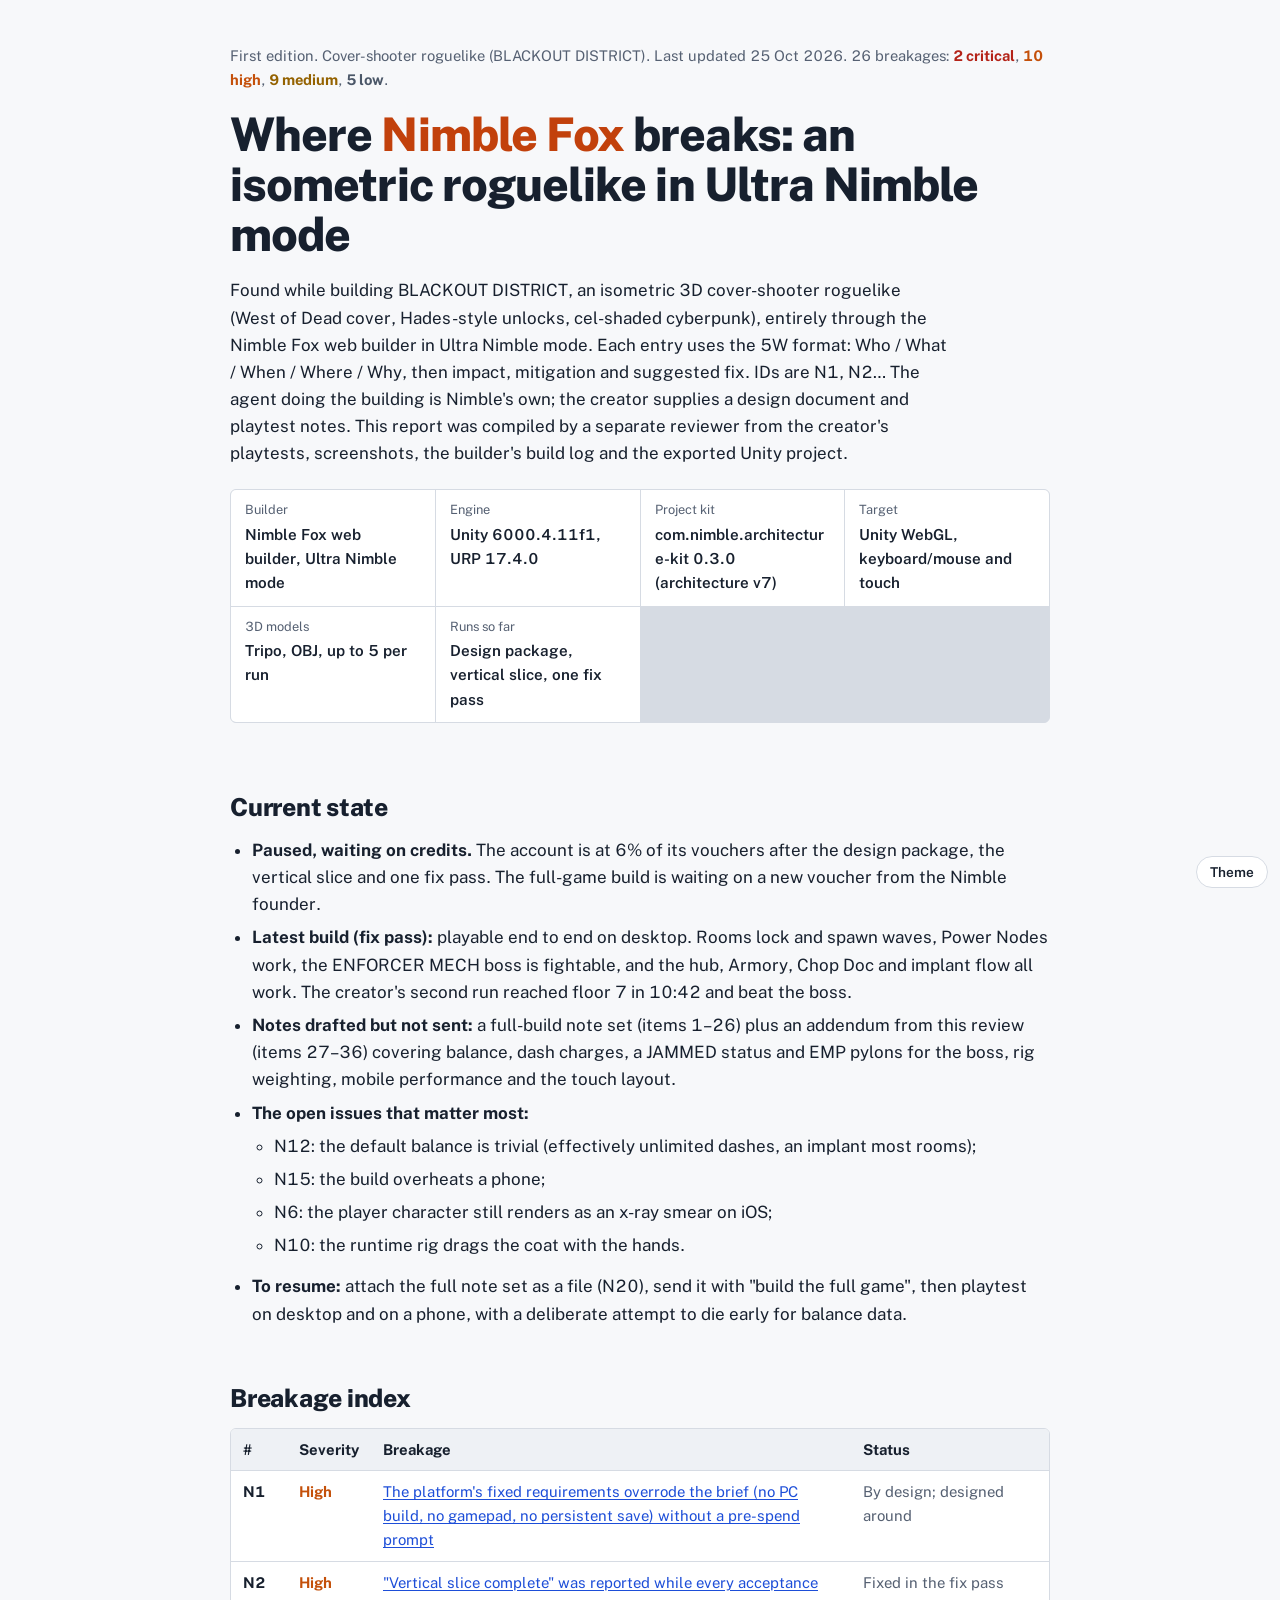
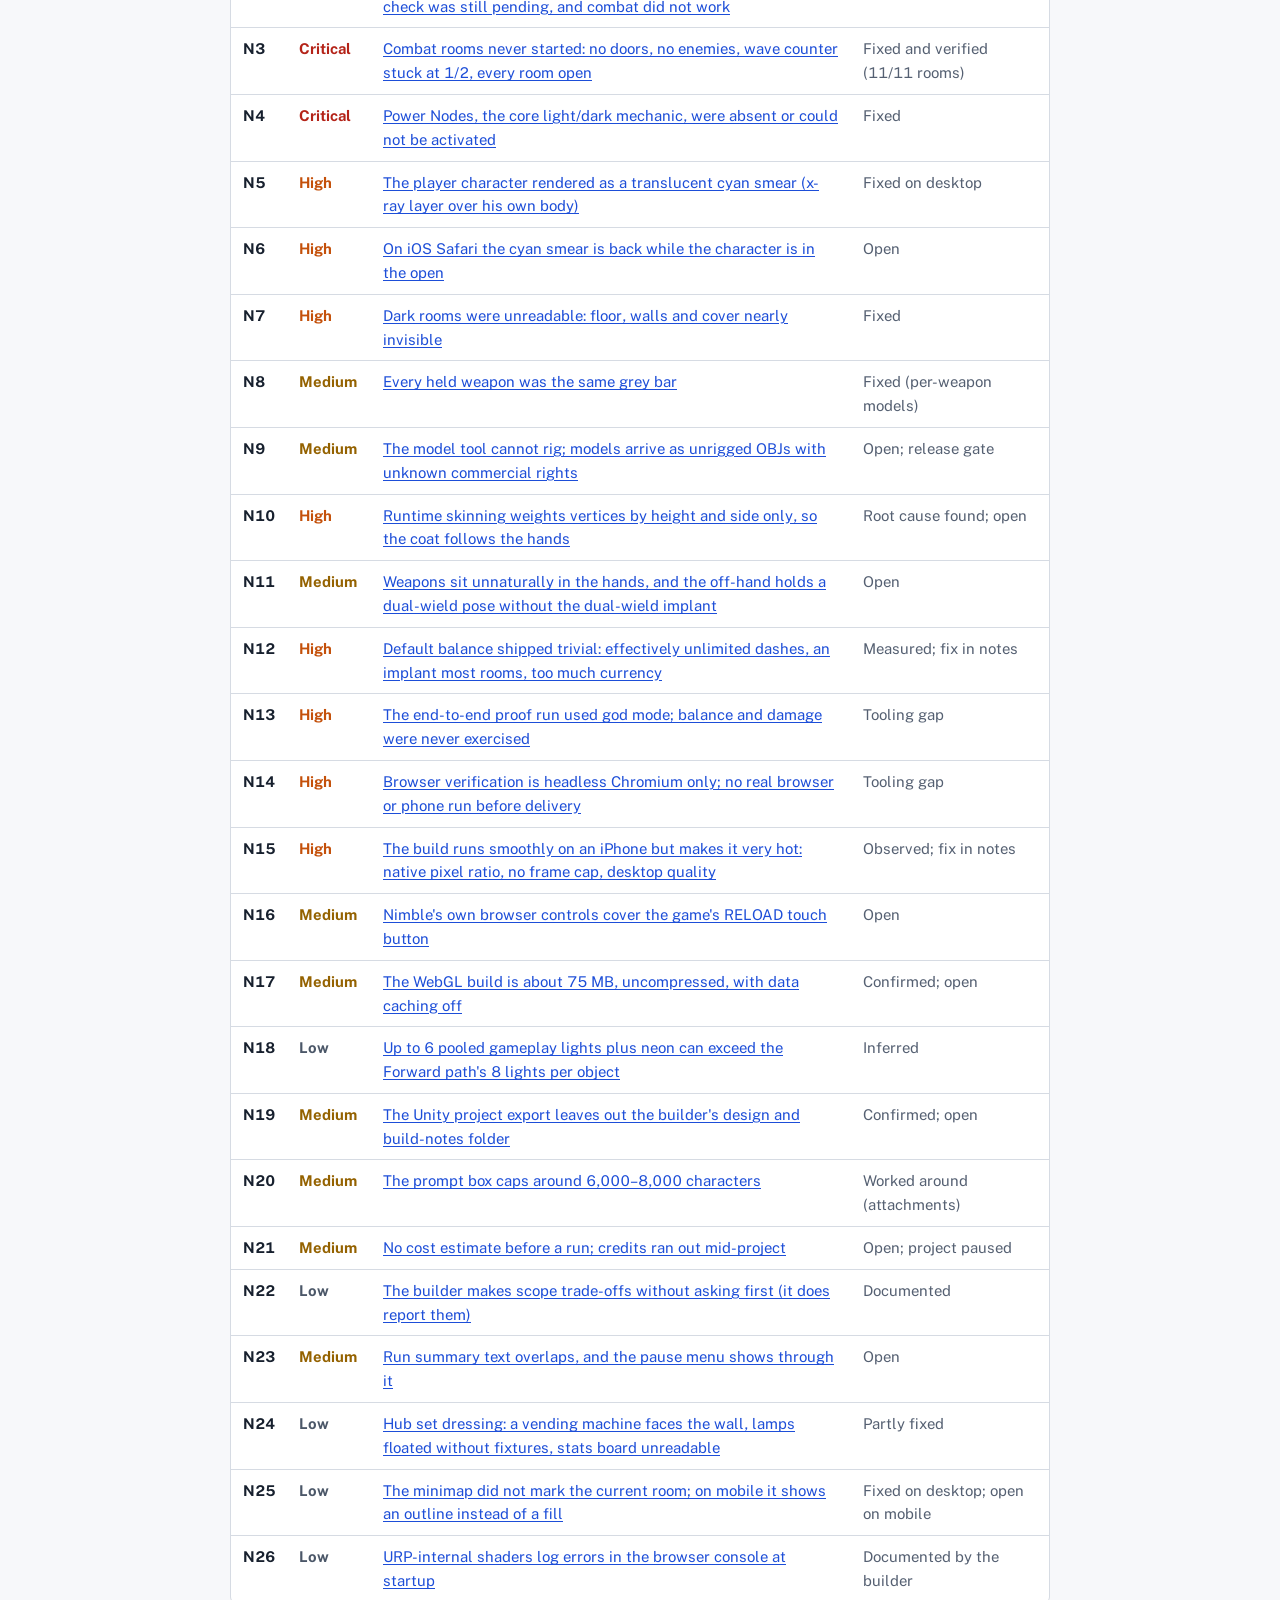
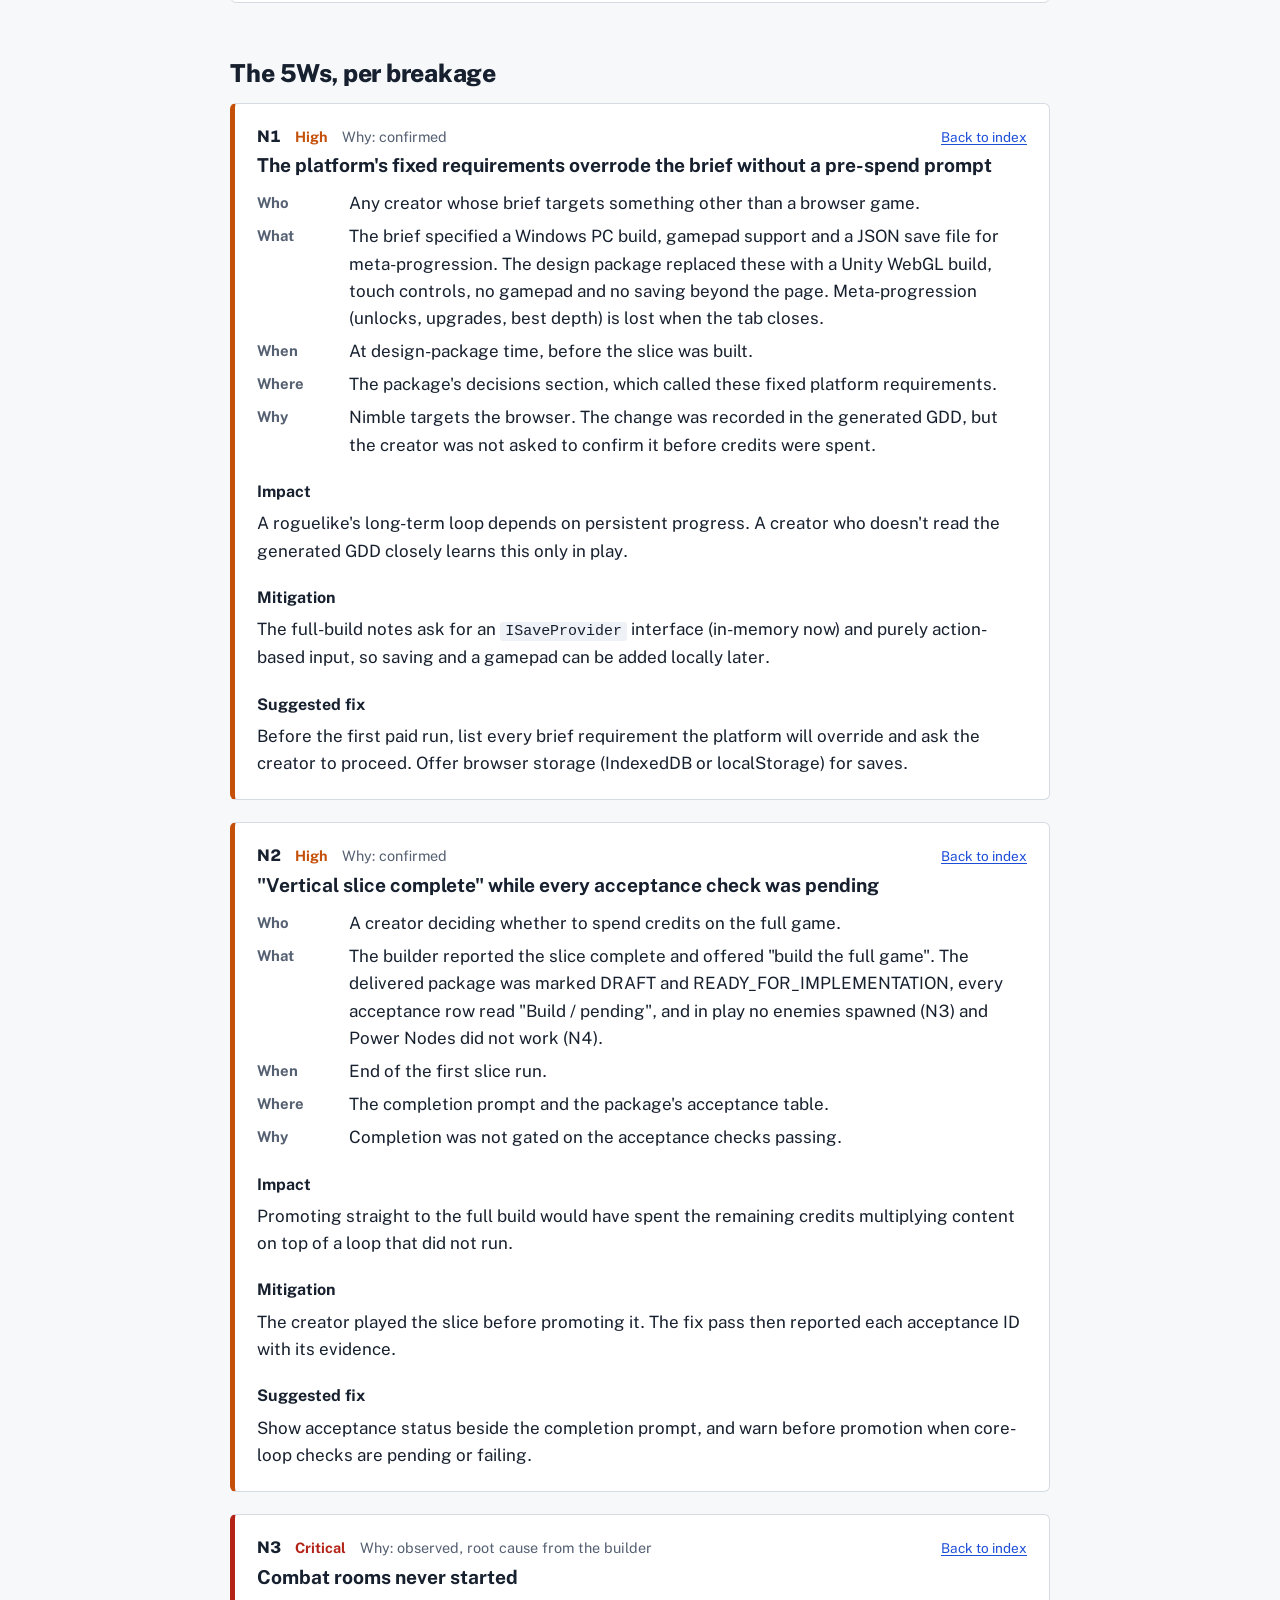
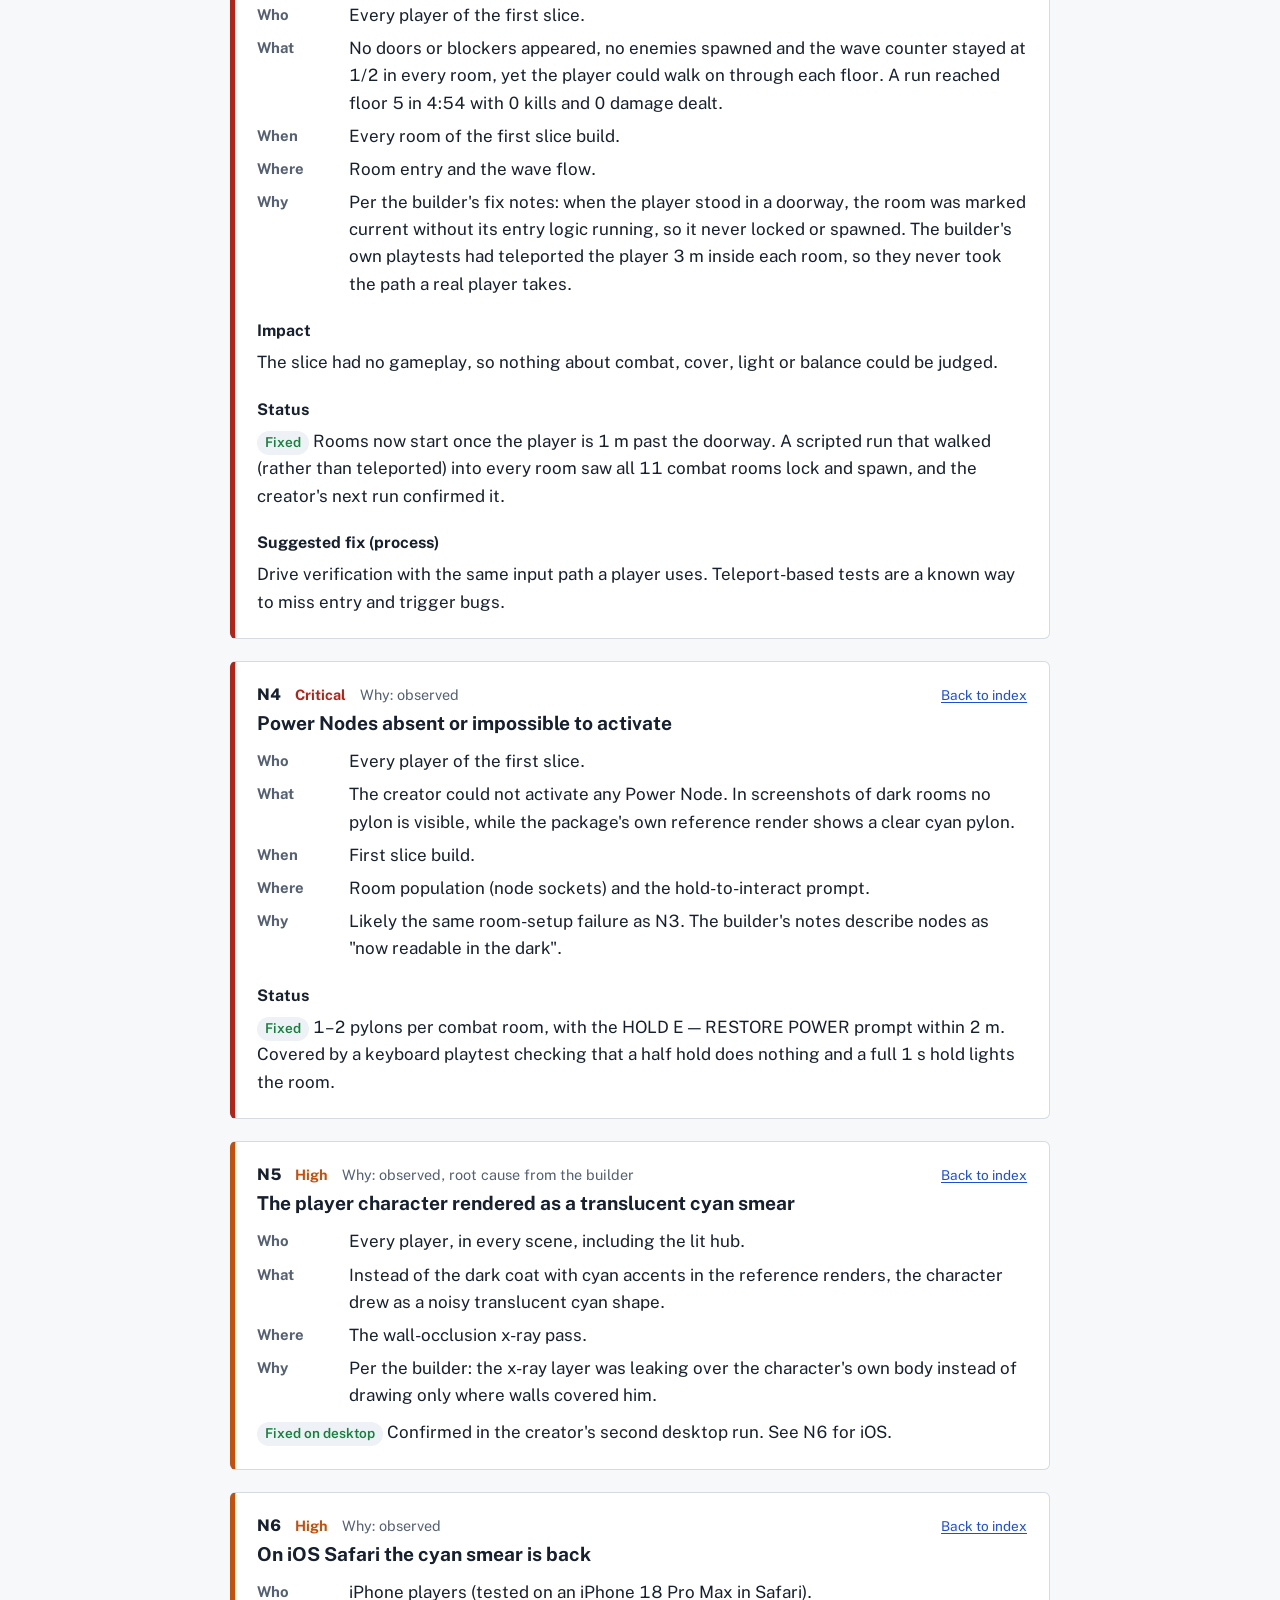
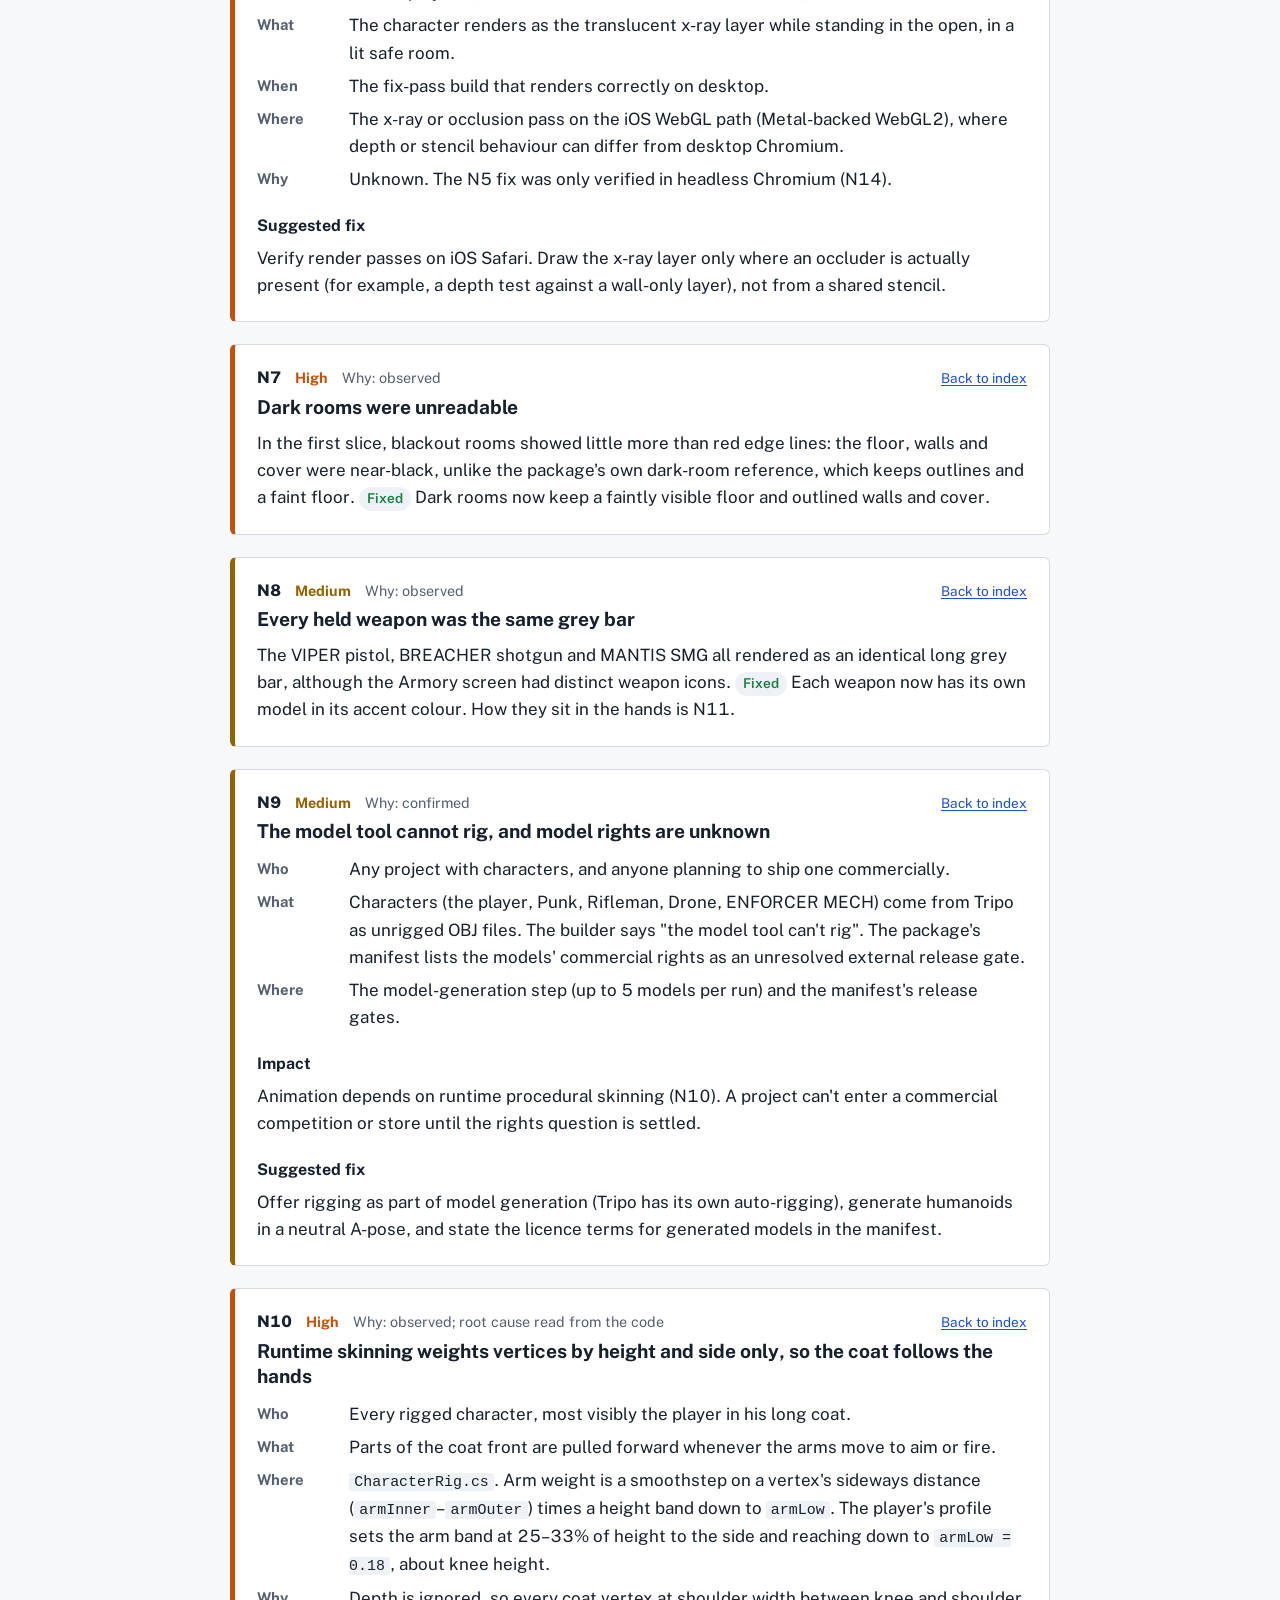
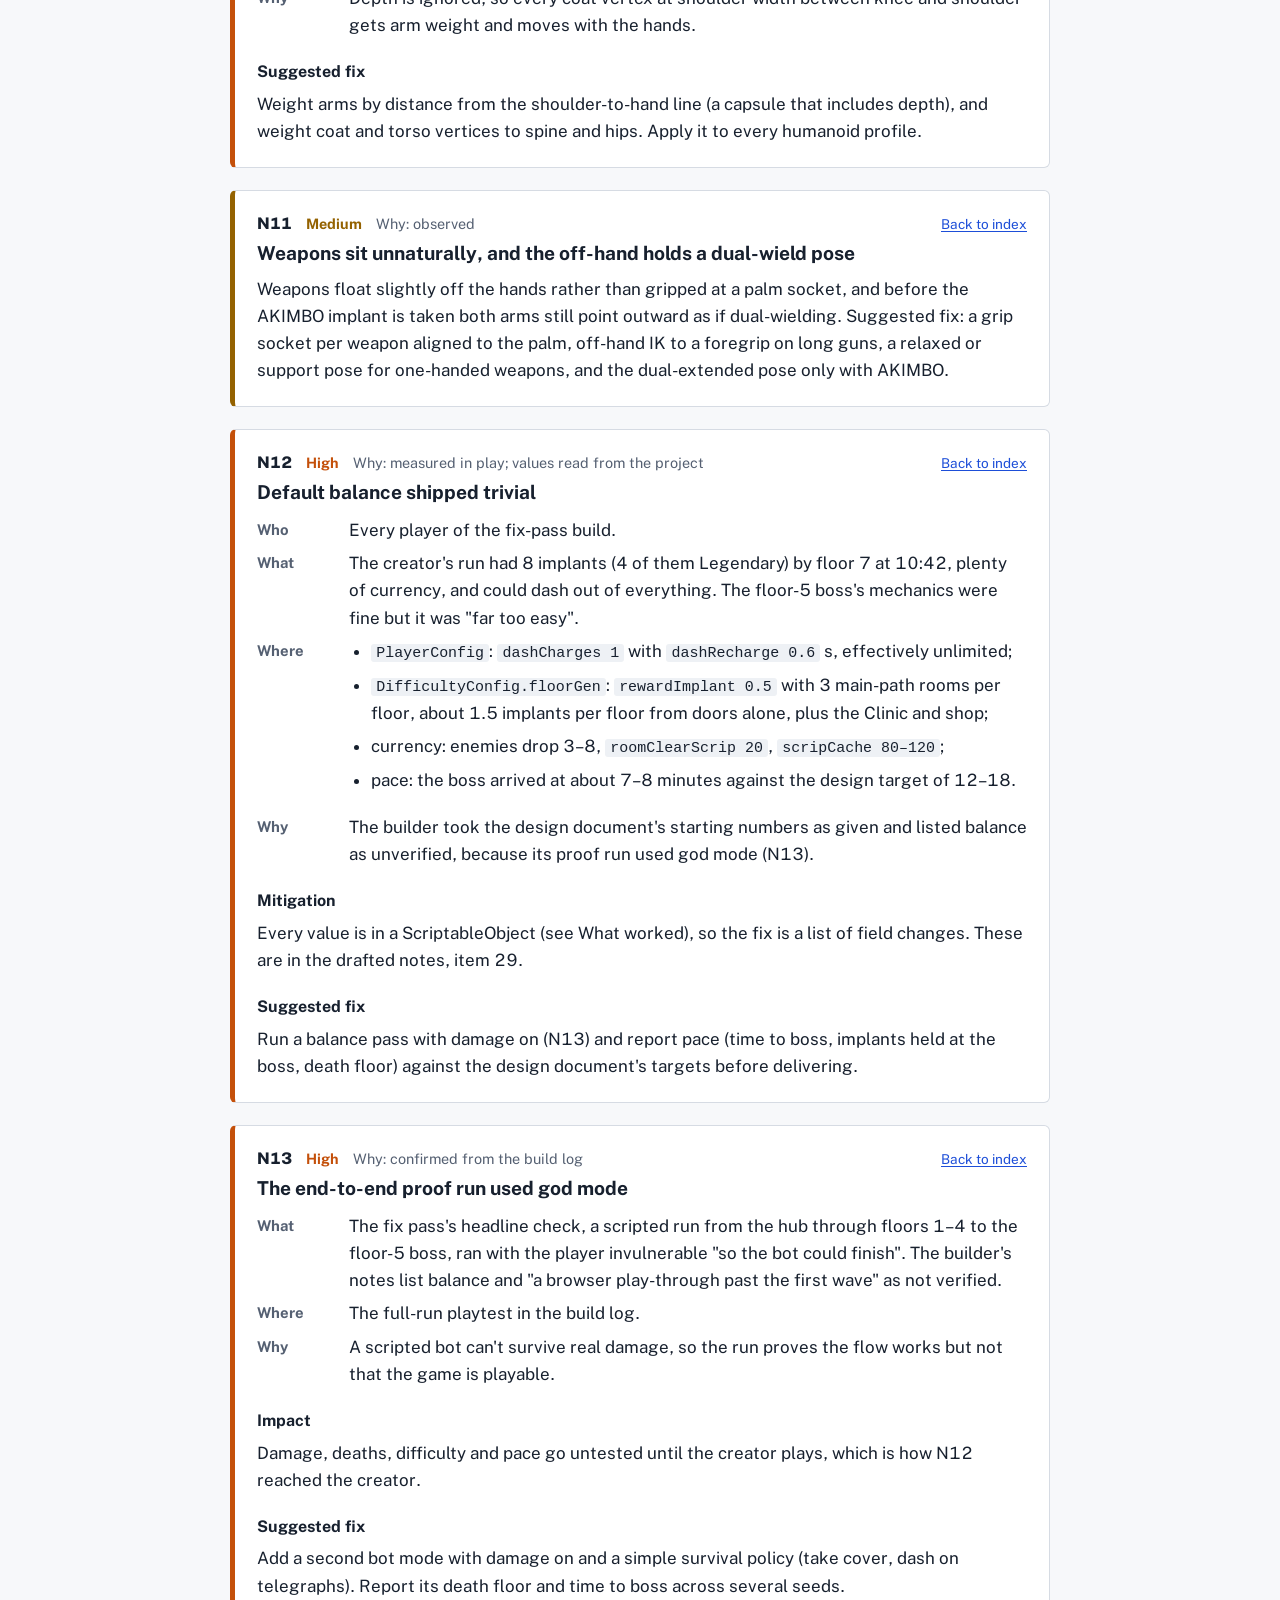
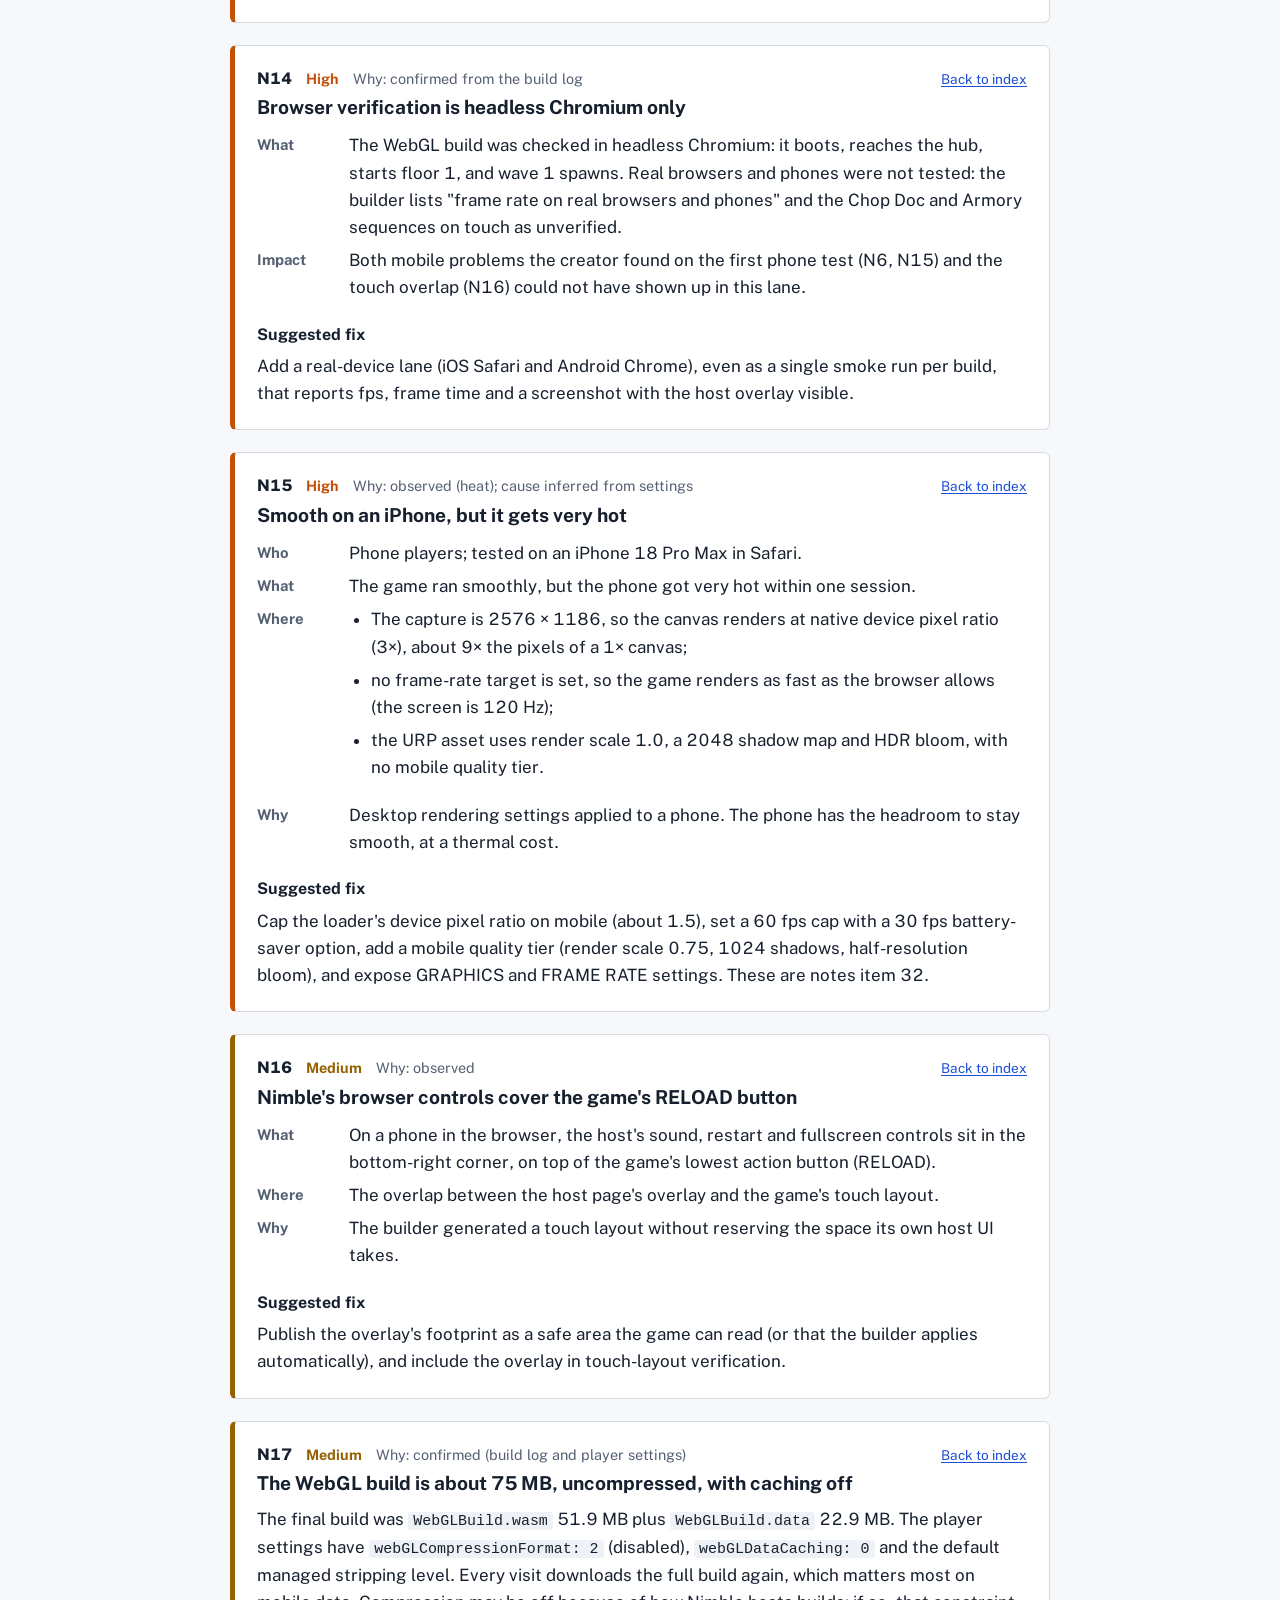
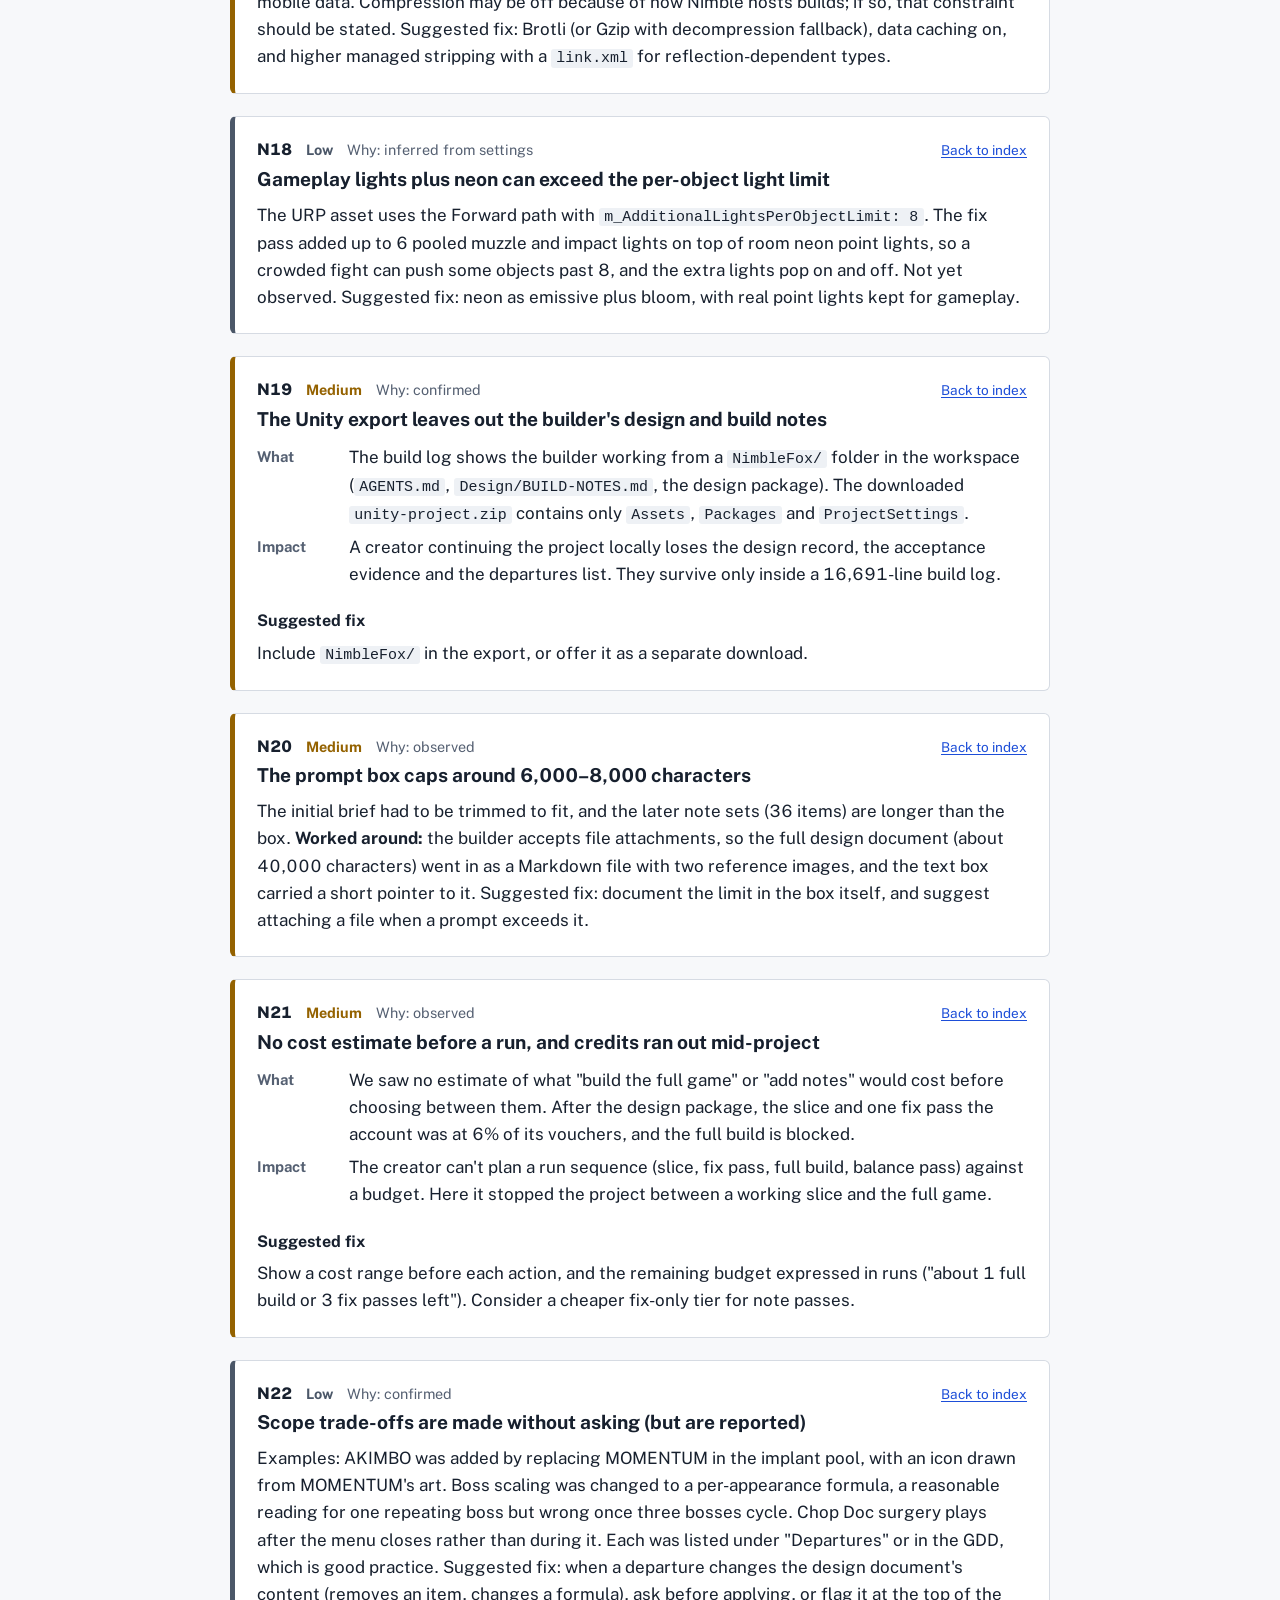
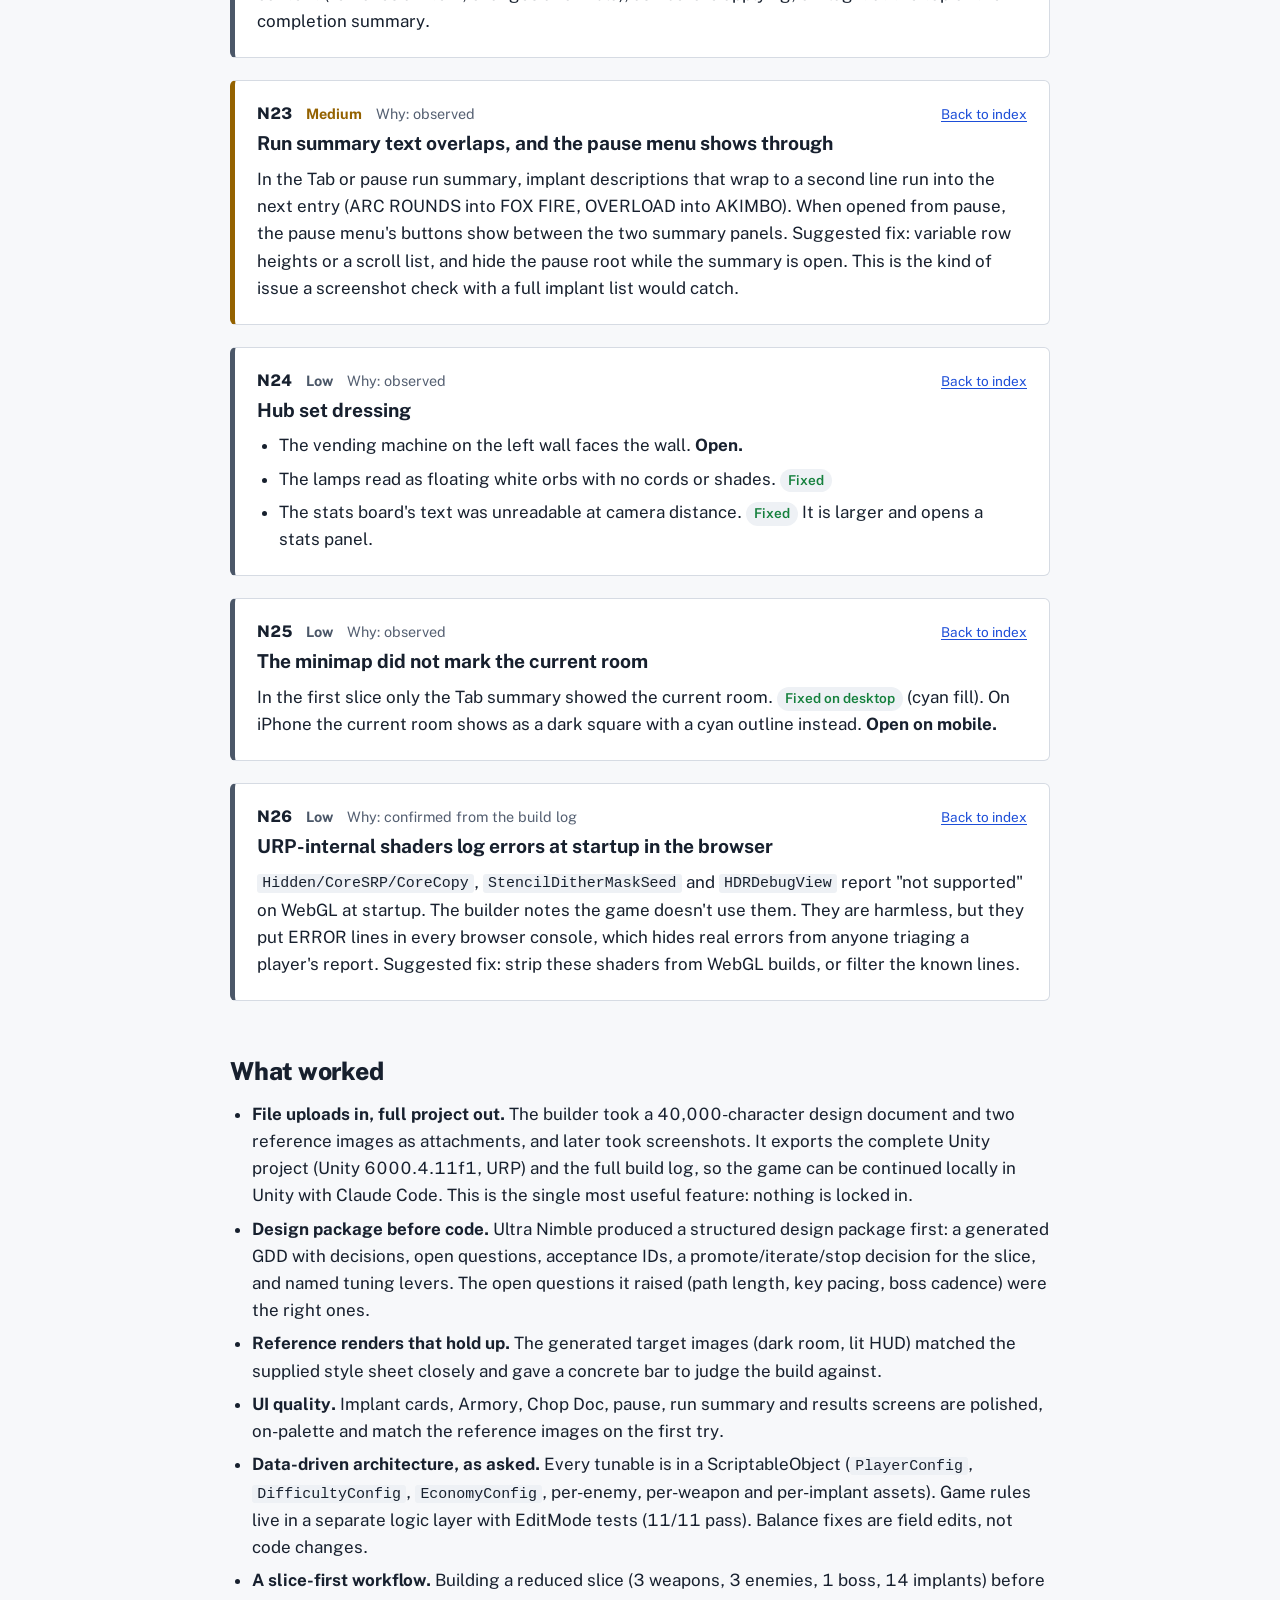
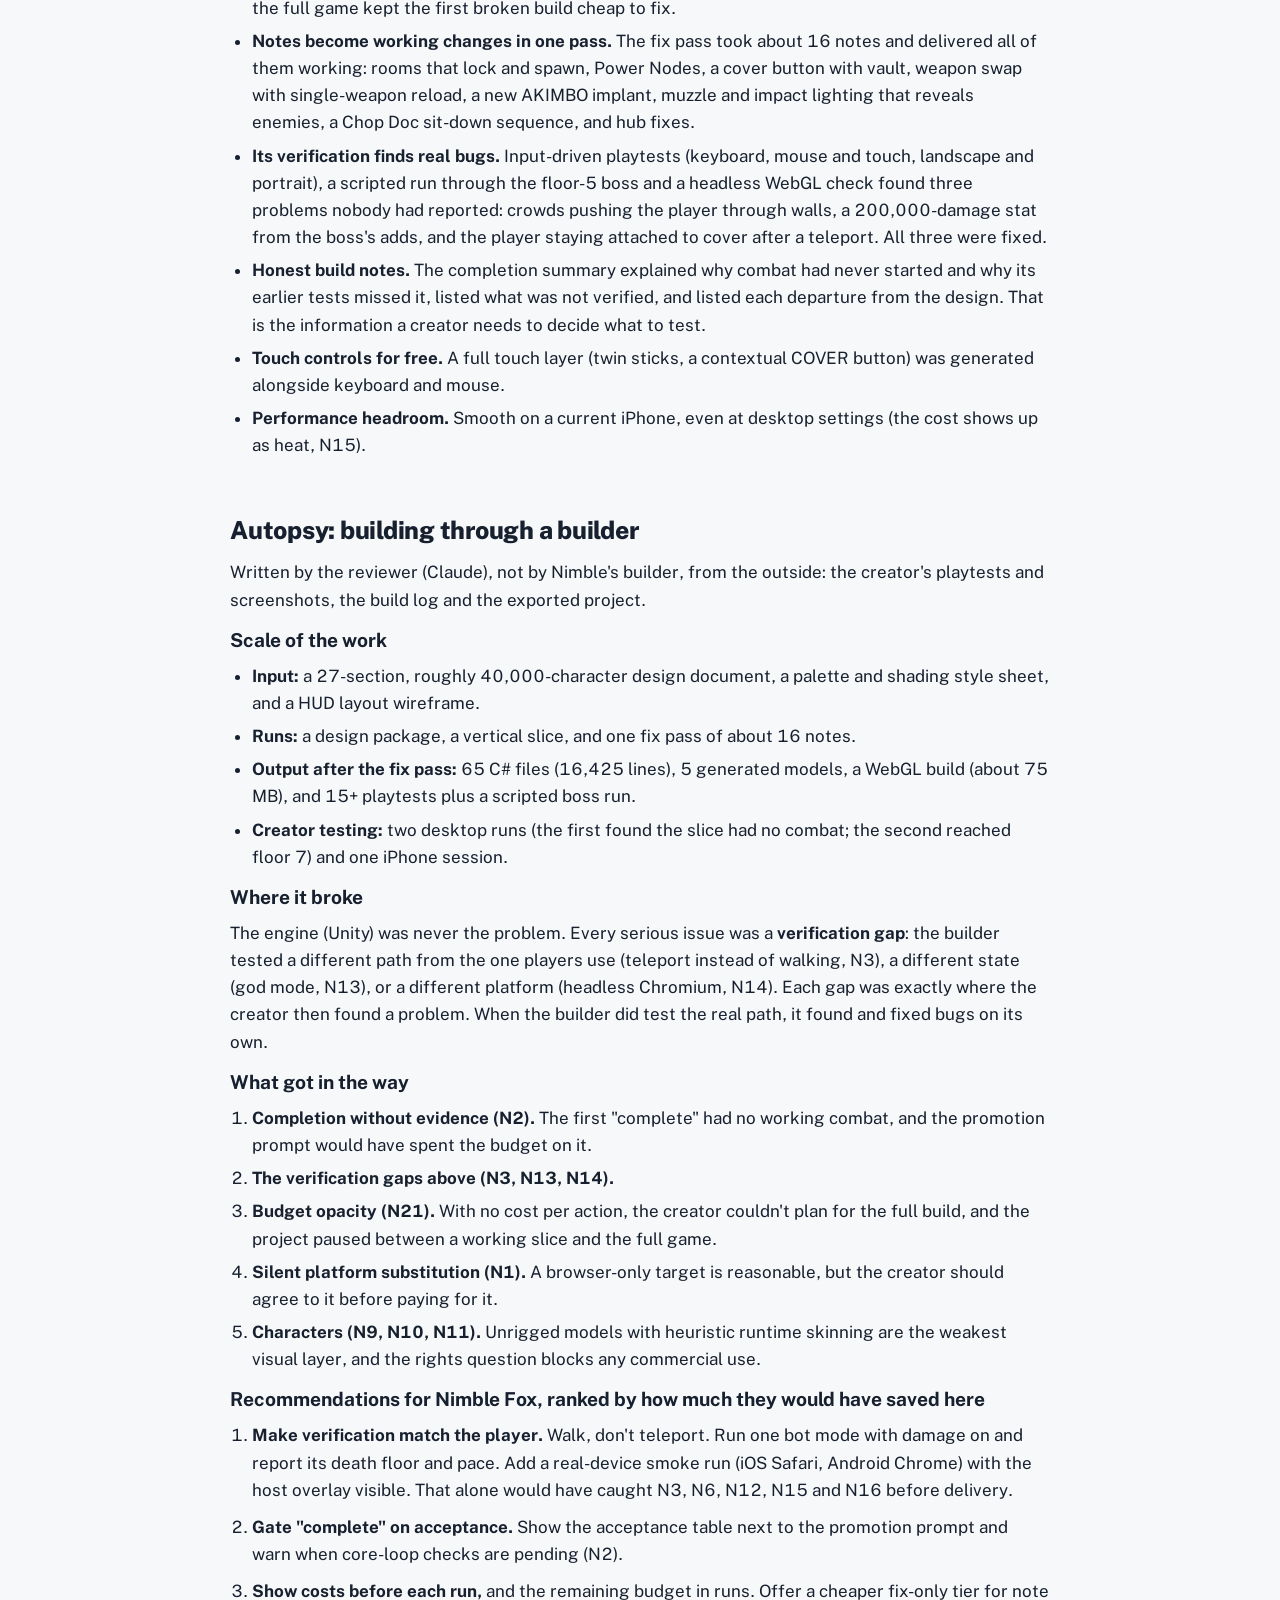
<file: archive/2026-10-25-first-edition-handwritten.html>
<!doctype html>
<html lang="en">
<head>
<meta charset="utf-8">
<meta name="viewport" content="width=device-width, initial-scale=1, viewport-fit=cover">
<title>Nimble Fox Breakage Report: Ultra Nimble edition</title>
<link rel="preconnect" href="https://fonts.googleapis.com">
<link rel="preconnect" href="https://fonts.gstatic.com" crossorigin>
<link href="https://fonts.googleapis.com/css2?family=Public+Sans:ital,wght@0,400;0,600;0,700;0,800;1,400&display=swap" rel="stylesheet">
<style>
:root{
  --bg:#F7F8FA; --surface:#FFFFFF; --sunk:#EEF1F5; --ink:#17202E; --muted:#556072; --rule:#D6DBE3;
  --link:#1D4ED8; --fox:#C2410C;
  --crit:#B42318; --high:#C4500A; --med:#946200; --low:#4B5768;
  --ok:#15803D;
  color-scheme:light;
}
@media (prefers-color-scheme:dark){
  :root:not([data-theme="light"]){
    --bg:#10141B; --surface:#171D27; --sunk:#1E2633; --ink:#E6EAF0; --muted:#9AA6B8; --rule:#2C3646;
    --link:#7AA7FF; --fox:#FB8B4B;
    --crit:#FF6B5E; --high:#FF9550; --med:#E7B53C; --low:#A5B1C2; --ok:#4ADE80;
    color-scheme:dark;
  }
}
:root[data-theme="dark"]{
  --bg:#10141B; --surface:#171D27; --sunk:#1E2633; --ink:#E6EAF0; --muted:#9AA6B8; --rule:#2C3646;
  --link:#7AA7FF; --fox:#FB8B4B;
  --crit:#FF6B5E; --high:#FF9550; --med:#E7B53C; --low:#A5B1C2; --ok:#4ADE80;
  color-scheme:dark;
}
:root{box-sizing:border-box;padding-top:env(safe-area-inset-top,0px);padding-bottom:env(safe-area-inset-bottom,0px)}
*,*::before,*::after{box-sizing:inherit}
html{scroll-padding-top:calc(env(safe-area-inset-top,0px) + 16px);-webkit-text-size-adjust:100%}
body{margin:0;background:var(--bg);color:var(--ink);font-family:"Public Sans",system-ui,-apple-system,"Segoe UI",Roboto,sans-serif;font-size:17px;line-height:1.6;font-variant-numeric:tabular-nums}
a{color:var(--link);text-underline-offset:2px}
a:focus-visible,summary:focus-visible{outline:2px solid var(--link);outline-offset:2px;border-radius:2px}
code{font-family:ui-monospace,SFMono-Regular,Menlo,Consolas,monospace;font-size:.88em;background:var(--sunk);padding:.08em .35em;border-radius:3px;overflow-wrap:anywhere}
.wrap{max-width:860px;margin:0 auto;padding:0 20px 80px}
header.top{padding:44px 0 8px}
.edition{color:var(--muted);font-size:.92rem;margin:0 0 18px}
h1{font-size:clamp(2rem,5vw,2.9rem);line-height:1.08;font-weight:800;letter-spacing:-.02em;margin:0 0 18px}
h1 .fox{color:var(--fox)}
h2{font-size:1.55rem;line-height:1.2;font-weight:800;margin:56px 0 14px;letter-spacing:-.01em}
h3{font-size:1.2rem;line-height:1.3;font-weight:700;margin:0 0 10px}
h4{font-size:1rem;font-weight:700;margin:20px 0 6px}
p{margin:0 0 14px}
ul,ol{margin:0 0 14px;padding-left:1.3em}
li{margin:0 0 6px}
li>ul{margin-top:6px}
.lede{font-size:1.06rem;max-width:72ch}
.facts{display:grid;grid-template-columns:repeat(auto-fit,minmax(190px,1fr));gap:1px;background:var(--rule);border:1px solid var(--rule);border-radius:6px;overflow:hidden;margin:22px 0 6px}
.facts div{background:var(--surface);padding:10px 14px}
.facts dt{font-size:.8rem;color:var(--muted);margin:0}
.facts dd{margin:2px 0 0;font-weight:600;font-size:.95rem;overflow-wrap:anywhere}
.tally{display:flex;flex-wrap:wrap;gap:8px 18px;margin:16px 0 0;font-size:.95rem;color:var(--muted)}
.tally b{color:var(--ink)}
.sev{font-weight:700}
.sev.c{color:var(--crit)} .sev.h{color:var(--high)} .sev.m{color:var(--med)} .sev.l{color:var(--low)}
.tablewrap{overflow-x:auto;border:1px solid var(--rule);border-radius:6px;background:var(--surface)}
table{border-collapse:collapse;width:100%;font-size:.93rem}
th,td{text-align:left;vertical-align:top;padding:9px 12px;border-bottom:1px solid var(--rule)}
th{font-weight:700;background:var(--sunk);white-space:nowrap}
tr:last-child td{border-bottom:0}
td.id{font-weight:700;white-space:nowrap}
td.st{color:var(--muted);min-width:150px}
.card{background:var(--surface);border:1px solid var(--rule);border-left:5px solid var(--low);border-radius:6px;padding:20px 22px 8px;margin:0 0 22px}
.card.c{border-left-color:var(--crit)} .card.h{border-left-color:var(--high)} .card.m{border-left-color:var(--med)} .card.l{border-left-color:var(--low)}
.cardhead{display:flex;flex-wrap:wrap;align-items:baseline;gap:6px 14px;margin:0 0 4px;font-size:.9rem}
.cardhead .num{font-weight:800;font-size:1rem}
.cardhead .why{color:var(--muted)}
.cardhead .back{margin-left:auto;font-size:.85rem}
.status{display:inline-block;font-size:.85rem;font-weight:600;padding:1px 8px;border-radius:999px;background:var(--sunk);color:var(--muted)}
.status.fixed{color:var(--ok)}
dl.w{display:grid;grid-template-columns:76px 1fr;gap:6px 16px;margin:12px 0 10px}
dl.w dt{font-weight:700;color:var(--muted);font-size:.93rem;padding-top:1px}
dl.w dd{margin:0}
@media (max-width:560px){dl.w{grid-template-columns:1fr;gap:0}dl.w dt{margin-top:8px}}
.note{background:var(--sunk);border-radius:6px;padding:14px 16px;margin:0 0 16px}
.ranked li{margin-bottom:10px}
footer{color:var(--muted);font-size:.9rem;border-top:1px solid var(--rule);margin-top:56px;padding-top:18px}
.themebtn{position:fixed;right:max(12px,env(safe-area-inset-right,0px));bottom:calc(12px + env(safe-area-inset-bottom,0px));font:600 .85rem "Public Sans",system-ui,sans-serif;background:var(--surface);color:var(--ink);border:1px solid var(--rule);border-radius:999px;padding:7px 13px;cursor:pointer}
@media print{.themebtn,.back{display:none}.card{break-inside:avoid}}
</style>
</head>
<body>
<div class="wrap">

<header class="top">
<p class="edition">First edition. Cover-shooter roguelike (BLACKOUT DISTRICT). Last updated 25 Oct 2026. 26 breakages: <span class="sev c">2 critical</span>, <span class="sev h">10 high</span>, <span class="sev m">9 medium</span>, <span class="sev l">5 low</span>.</p>
<h1>Where <span class="fox">Nimble Fox</span> breaks: an isometric roguelike in Ultra Nimble mode</h1>
<p class="lede">Found while building BLACKOUT DISTRICT, an isometric 3D cover-shooter roguelike (West of Dead cover, Hades-style unlocks, cel-shaded cyberpunk), entirely through the Nimble Fox web builder in Ultra Nimble mode. Each entry uses the 5W format: Who / What / When / Where / Why, then impact, mitigation and suggested fix. IDs are N1, N2… The agent doing the building is Nimble's own; the creator supplies a design document and playtest notes. This report was compiled by a separate reviewer from the creator's playtests, screenshots, the builder's build log and the exported Unity project.</p>

<dl class="facts">
  <div><dt>Builder</dt><dd>Nimble Fox web builder, Ultra Nimble mode</dd></div>
  <div><dt>Engine</dt><dd>Unity 6000.4.11f1, URP 17.4.0</dd></div>
  <div><dt>Project kit</dt><dd>com.nimble.architecture-kit 0.3.0 (architecture v7)</dd></div>
  <div><dt>Target</dt><dd>Unity WebGL, keyboard/mouse and touch</dd></div>
  <div><dt>3D models</dt><dd>Tripo, OBJ, up to 5 per run</dd></div>
  <div><dt>Runs so far</dt><dd>Design package, vertical slice, one fix pass</dd></div>
</dl>
</header>

<h2 id="state">Current state</h2>
<ul>
  <li><strong>Paused, waiting on credits.</strong> The account is at 6% of its vouchers after the design package, the vertical slice and one fix pass. The full-game build is waiting on a new voucher from the Nimble founder.</li>
  <li><strong>Latest build (fix pass):</strong> playable end to end on desktop. Rooms lock and spawn waves, Power Nodes work, the ENFORCER MECH boss is fightable, and the hub, Armory, Chop Doc and implant flow all work. The creator's second run reached floor 7 in 10:42 and beat the boss.</li>
  <li><strong>Notes drafted but not sent:</strong> a full-build note set (items 1–26) plus an addendum from this review (items 27–36) covering balance, dash charges, a JAMMED status and EMP pylons for the boss, rig weighting, mobile performance and the touch layout.</li>
  <li><strong>The open issues that matter most:</strong>
    <ul>
      <li>N12: the default balance is trivial (effectively unlimited dashes, an implant most rooms);</li>
      <li>N15: the build overheats a phone;</li>
      <li>N6: the player character still renders as an x-ray smear on iOS;</li>
      <li>N10: the runtime rig drags the coat with the hands.</li>
    </ul>
  </li>
  <li><strong>To resume:</strong> attach the full note set as a file (N20), send it with "build the full game", then playtest on desktop and on a phone, with a deliberate attempt to die early for balance data.</li>
</ul>

<h2 id="index">Breakage index</h2>
<div class="tablewrap">
<table>
<thead><tr><th>#</th><th>Severity</th><th>Breakage</th><th>Status</th></tr></thead>
<tbody>
<tr><td class="id">N1</td><td class="sev h">High</td><td><a href="#n1">The platform's fixed requirements overrode the brief (no PC build, no gamepad, no persistent save) without a pre-spend prompt</a></td><td class="st">By design; designed around</td></tr>
<tr><td class="id">N2</td><td class="sev h">High</td><td><a href="#n2">"Vertical slice complete" was reported while every acceptance check was still pending, and combat did not work</a></td><td class="st">Fixed in the fix pass</td></tr>
<tr><td class="id">N3</td><td class="sev c">Critical</td><td><a href="#n3">Combat rooms never started: no doors, no enemies, wave counter stuck at 1/2, every room open</a></td><td class="st">Fixed and verified (11/11 rooms)</td></tr>
<tr><td class="id">N4</td><td class="sev c">Critical</td><td><a href="#n4">Power Nodes, the core light/dark mechanic, were absent or could not be activated</a></td><td class="st">Fixed</td></tr>
<tr><td class="id">N5</td><td class="sev h">High</td><td><a href="#n5">The player character rendered as a translucent cyan smear (x-ray layer over his own body)</a></td><td class="st">Fixed on desktop</td></tr>
<tr><td class="id">N6</td><td class="sev h">High</td><td><a href="#n6">On iOS Safari the cyan smear is back while the character is in the open</a></td><td class="st">Open</td></tr>
<tr><td class="id">N7</td><td class="sev h">High</td><td><a href="#n7">Dark rooms were unreadable: floor, walls and cover nearly invisible</a></td><td class="st">Fixed</td></tr>
<tr><td class="id">N8</td><td class="sev m">Medium</td><td><a href="#n8">Every held weapon was the same grey bar</a></td><td class="st">Fixed (per-weapon models)</td></tr>
<tr><td class="id">N9</td><td class="sev m">Medium</td><td><a href="#n9">The model tool cannot rig; models arrive as unrigged OBJs with unknown commercial rights</a></td><td class="st">Open; release gate</td></tr>
<tr><td class="id">N10</td><td class="sev h">High</td><td><a href="#n10">Runtime skinning weights vertices by height and side only, so the coat follows the hands</a></td><td class="st">Root cause found; open</td></tr>
<tr><td class="id">N11</td><td class="sev m">Medium</td><td><a href="#n11">Weapons sit unnaturally in the hands, and the off-hand holds a dual-wield pose without the dual-wield implant</a></td><td class="st">Open</td></tr>
<tr><td class="id">N12</td><td class="sev h">High</td><td><a href="#n12">Default balance shipped trivial: effectively unlimited dashes, an implant most rooms, too much currency</a></td><td class="st">Measured; fix in notes</td></tr>
<tr><td class="id">N13</td><td class="sev h">High</td><td><a href="#n13">The end-to-end proof run used god mode; balance and damage were never exercised</a></td><td class="st">Tooling gap</td></tr>
<tr><td class="id">N14</td><td class="sev h">High</td><td><a href="#n14">Browser verification is headless Chromium only; no real browser or phone run before delivery</a></td><td class="st">Tooling gap</td></tr>
<tr><td class="id">N15</td><td class="sev h">High</td><td><a href="#n15">The build runs smoothly on an iPhone but makes it very hot: native pixel ratio, no frame cap, desktop quality</a></td><td class="st">Observed; fix in notes</td></tr>
<tr><td class="id">N16</td><td class="sev m">Medium</td><td><a href="#n16">Nimble's own browser controls cover the game's RELOAD touch button</a></td><td class="st">Open</td></tr>
<tr><td class="id">N17</td><td class="sev m">Medium</td><td><a href="#n17">The WebGL build is about 75 MB, uncompressed, with data caching off</a></td><td class="st">Confirmed; open</td></tr>
<tr><td class="id">N18</td><td class="sev l">Low</td><td><a href="#n18">Up to 6 pooled gameplay lights plus neon can exceed the Forward path's 8 lights per object</a></td><td class="st">Inferred</td></tr>
<tr><td class="id">N19</td><td class="sev m">Medium</td><td><a href="#n19">The Unity project export leaves out the builder's design and build-notes folder</a></td><td class="st">Confirmed; open</td></tr>
<tr><td class="id">N20</td><td class="sev m">Medium</td><td><a href="#n20">The prompt box caps around 6,000–8,000 characters</a></td><td class="st">Worked around (attachments)</td></tr>
<tr><td class="id">N21</td><td class="sev m">Medium</td><td><a href="#n21">No cost estimate before a run; credits ran out mid-project</a></td><td class="st">Open; project paused</td></tr>
<tr><td class="id">N22</td><td class="sev l">Low</td><td><a href="#n22">The builder makes scope trade-offs without asking first (it does report them)</a></td><td class="st">Documented</td></tr>
<tr><td class="id">N23</td><td class="sev m">Medium</td><td><a href="#n23">Run summary text overlaps, and the pause menu shows through it</a></td><td class="st">Open</td></tr>
<tr><td class="id">N24</td><td class="sev l">Low</td><td><a href="#n24">Hub set dressing: a vending machine faces the wall, lamps floated without fixtures, stats board unreadable</a></td><td class="st">Partly fixed</td></tr>
<tr><td class="id">N25</td><td class="sev l">Low</td><td><a href="#n25">The minimap did not mark the current room; on mobile it shows an outline instead of a fill</a></td><td class="st">Fixed on desktop; open on mobile</td></tr>
<tr><td class="id">N26</td><td class="sev l">Low</td><td><a href="#n26">URP-internal shaders log errors in the browser console at startup</a></td><td class="st">Documented by the builder</td></tr>
</tbody>
</table>
</div>

<h2 id="cards">The 5Ws, per breakage</h2>

<article class="card h" id="n1">
<div class="cardhead"><span class="num">N1</span><span class="sev h">High</span><span class="why">Why: confirmed</span><a class="back" href="#index">Back to index</a></div>
<h3>The platform's fixed requirements overrode the brief without a pre-spend prompt</h3>
<dl class="w">
<dt>Who</dt><dd>Any creator whose brief targets something other than a browser game.</dd>
<dt>What</dt><dd>The brief specified a Windows PC build, gamepad support and a JSON save file for meta-progression. The design package replaced these with a Unity WebGL build, touch controls, no gamepad and no saving beyond the page. Meta-progression (unlocks, upgrades, best depth) is lost when the tab closes.</dd>
<dt>When</dt><dd>At design-package time, before the slice was built.</dd>
<dt>Where</dt><dd>The package's decisions section, which called these fixed platform requirements.</dd>
<dt>Why</dt><dd>Nimble targets the browser. The change was recorded in the generated GDD, but the creator was not asked to confirm it before credits were spent.</dd>
</dl>
<h4>Impact</h4>
<p>A roguelike's long-term loop depends on persistent progress. A creator who doesn't read the generated GDD closely learns this only in play.</p>
<h4>Mitigation</h4>
<p>The full-build notes ask for an <code>ISaveProvider</code> interface (in-memory now) and purely action-based input, so saving and a gamepad can be added locally later.</p>
<h4>Suggested fix</h4>
<p>Before the first paid run, list every brief requirement the platform will override and ask the creator to proceed. Offer browser storage (IndexedDB or localStorage) for saves.</p>
</article>

<article class="card h" id="n2">
<div class="cardhead"><span class="num">N2</span><span class="sev h">High</span><span class="why">Why: confirmed</span><a class="back" href="#index">Back to index</a></div>
<h3>"Vertical slice complete" while every acceptance check was pending</h3>
<dl class="w">
<dt>Who</dt><dd>A creator deciding whether to spend credits on the full game.</dd>
<dt>What</dt><dd>The builder reported the slice complete and offered "build the full game". The delivered package was marked DRAFT and READY_FOR_IMPLEMENTATION, every acceptance row read "Build / pending", and in play no enemies spawned (N3) and Power Nodes did not work (N4).</dd>
<dt>When</dt><dd>End of the first slice run.</dd>
<dt>Where</dt><dd>The completion prompt and the package's acceptance table.</dd>
<dt>Why</dt><dd>Completion was not gated on the acceptance checks passing.</dd>
</dl>
<h4>Impact</h4>
<p>Promoting straight to the full build would have spent the remaining credits multiplying content on top of a loop that did not run.</p>
<h4>Mitigation</h4>
<p>The creator played the slice before promoting it. The fix pass then reported each acceptance ID with its evidence.</p>
<h4>Suggested fix</h4>
<p>Show acceptance status beside the completion prompt, and warn before promotion when core-loop checks are pending or failing.</p>
</article>

<article class="card c" id="n3">
<div class="cardhead"><span class="num">N3</span><span class="sev c">Critical</span><span class="why">Why: observed, root cause from the builder</span><a class="back" href="#index">Back to index</a></div>
<h3>Combat rooms never started</h3>
<dl class="w">
<dt>Who</dt><dd>Every player of the first slice.</dd>
<dt>What</dt><dd>No doors or blockers appeared, no enemies spawned and the wave counter stayed at 1/2 in every room, yet the player could walk on through each floor. A run reached floor 5 in 4:54 with 0 kills and 0 damage dealt.</dd>
<dt>When</dt><dd>Every room of the first slice build.</dd>
<dt>Where</dt><dd>Room entry and the wave flow.</dd>
<dt>Why</dt><dd>Per the builder's fix notes: when the player stood in a doorway, the room was marked current without its entry logic running, so it never locked or spawned. The builder's own playtests had teleported the player 3 m inside each room, so they never took the path a real player takes.</dd>
</dl>
<h4>Impact</h4>
<p>The slice had no gameplay, so nothing about combat, cover, light or balance could be judged.</p>
<h4>Status</h4>
<p><span class="status fixed">Fixed</span> Rooms now start once the player is 1 m past the doorway. A scripted run that walked (rather than teleported) into every room saw all 11 combat rooms lock and spawn, and the creator's next run confirmed it.</p>
<h4>Suggested fix (process)</h4>
<p>Drive verification with the same input path a player uses. Teleport-based tests are a known way to miss entry and trigger bugs.</p>
</article>

<article class="card c" id="n4">
<div class="cardhead"><span class="num">N4</span><span class="sev c">Critical</span><span class="why">Why: observed</span><a class="back" href="#index">Back to index</a></div>
<h3>Power Nodes absent or impossible to activate</h3>
<dl class="w">
<dt>Who</dt><dd>Every player of the first slice.</dd>
<dt>What</dt><dd>The creator could not activate any Power Node. In screenshots of dark rooms no pylon is visible, while the package's own reference render shows a clear cyan pylon.</dd>
<dt>When</dt><dd>First slice build.</dd>
<dt>Where</dt><dd>Room population (node sockets) and the hold-to-interact prompt.</dd>
<dt>Why</dt><dd>Likely the same room-setup failure as N3. The builder's notes describe nodes as "now readable in the dark".</dd>
</dl>
<h4>Status</h4>
<p><span class="status fixed">Fixed</span> 1–2 pylons per combat room, with the HOLD E — RESTORE POWER prompt within 2 m. Covered by a keyboard playtest checking that a half hold does nothing and a full 1 s hold lights the room.</p>
</article>

<article class="card h" id="n5">
<div class="cardhead"><span class="num">N5</span><span class="sev h">High</span><span class="why">Why: observed, root cause from the builder</span><a class="back" href="#index">Back to index</a></div>
<h3>The player character rendered as a translucent cyan smear</h3>
<dl class="w">
<dt>Who</dt><dd>Every player, in every scene, including the lit hub.</dd>
<dt>What</dt><dd>Instead of the dark coat with cyan accents in the reference renders, the character drew as a noisy translucent cyan shape.</dd>
<dt>Where</dt><dd>The wall-occlusion x-ray pass.</dd>
<dt>Why</dt><dd>Per the builder: the x-ray layer was leaking over the character's own body instead of drawing only where walls covered him.</dd>
</dl>
<p><span class="status fixed">Fixed on desktop</span> Confirmed in the creator's second desktop run. See N6 for iOS.</p>
</article>

<article class="card h" id="n6">
<div class="cardhead"><span class="num">N6</span><span class="sev h">High</span><span class="why">Why: observed</span><a class="back" href="#index">Back to index</a></div>
<h3>On iOS Safari the cyan smear is back</h3>
<dl class="w">
<dt>Who</dt><dd>iPhone players (tested on an iPhone 18 Pro Max in Safari).</dd>
<dt>What</dt><dd>The character renders as the translucent x-ray layer while standing in the open, in a lit safe room.</dd>
<dt>When</dt><dd>The fix-pass build that renders correctly on desktop.</dd>
<dt>Where</dt><dd>The x-ray or occlusion pass on the iOS WebGL path (Metal-backed WebGL2), where depth or stencil behaviour can differ from desktop Chromium.</dd>
<dt>Why</dt><dd>Unknown. The N5 fix was only verified in headless Chromium (N14).</dd>
</dl>
<h4>Suggested fix</h4>
<p>Verify render passes on iOS Safari. Draw the x-ray layer only where an occluder is actually present (for example, a depth test against a wall-only layer), not from a shared stencil.</p>
</article>

<article class="card h" id="n7">
<div class="cardhead"><span class="num">N7</span><span class="sev h">High</span><span class="why">Why: observed</span><a class="back" href="#index">Back to index</a></div>
<h3>Dark rooms were unreadable</h3>
<p>In the first slice, blackout rooms showed little more than red edge lines: the floor, walls and cover were near-black, unlike the package's own dark-room reference, which keeps outlines and a faint floor. <span class="status fixed">Fixed</span> Dark rooms now keep a faintly visible floor and outlined walls and cover.</p>
</article>

<article class="card m" id="n8">
<div class="cardhead"><span class="num">N8</span><span class="sev m">Medium</span><span class="why">Why: observed</span><a class="back" href="#index">Back to index</a></div>
<h3>Every held weapon was the same grey bar</h3>
<p>The VIPER pistol, BREACHER shotgun and MANTIS SMG all rendered as an identical long grey bar, although the Armory screen had distinct weapon icons. <span class="status fixed">Fixed</span> Each weapon now has its own model in its accent colour. How they sit in the hands is N11.</p>
</article>

<article class="card m" id="n9">
<div class="cardhead"><span class="num">N9</span><span class="sev m">Medium</span><span class="why">Why: confirmed</span><a class="back" href="#index">Back to index</a></div>
<h3>The model tool cannot rig, and model rights are unknown</h3>
<dl class="w">
<dt>Who</dt><dd>Any project with characters, and anyone planning to ship one commercially.</dd>
<dt>What</dt><dd>Characters (the player, Punk, Rifleman, Drone, ENFORCER MECH) come from Tripo as unrigged OBJ files. The builder says "the model tool can't rig". The package's manifest lists the models' commercial rights as an unresolved external release gate.</dd>
<dt>Where</dt><dd>The model-generation step (up to 5 models per run) and the manifest's release gates.</dd>
</dl>
<h4>Impact</h4>
<p>Animation depends on runtime procedural skinning (N10). A project can't enter a commercial competition or store until the rights question is settled.</p>
<h4>Suggested fix</h4>
<p>Offer rigging as part of model generation (Tripo has its own auto-rigging), generate humanoids in a neutral A-pose, and state the licence terms for generated models in the manifest.</p>
</article>

<article class="card h" id="n10">
<div class="cardhead"><span class="num">N10</span><span class="sev h">High</span><span class="why">Why: observed; root cause read from the code</span><a class="back" href="#index">Back to index</a></div>
<h3>Runtime skinning weights vertices by height and side only, so the coat follows the hands</h3>
<dl class="w">
<dt>Who</dt><dd>Every rigged character, most visibly the player in his long coat.</dd>
<dt>What</dt><dd>Parts of the coat front are pulled forward whenever the arms move to aim or fire.</dd>
<dt>Where</dt><dd><code>CharacterRig.cs</code>. Arm weight is a smoothstep on a vertex's sideways distance (<code>armInner</code>–<code>armOuter</code>) times a height band down to <code>armLow</code>. The player's profile sets the arm band at 25–33% of height to the side and reaching down to <code>armLow = 0.18</code>, about knee height.</dd>
<dt>Why</dt><dd>Depth is ignored, so every coat vertex at shoulder width between knee and shoulder gets arm weight and moves with the hands.</dd>
</dl>
<h4>Suggested fix</h4>
<p>Weight arms by distance from the shoulder-to-hand line (a capsule that includes depth), and weight coat and torso vertices to spine and hips. Apply it to every humanoid profile.</p>
</article>

<article class="card m" id="n11">
<div class="cardhead"><span class="num">N11</span><span class="sev m">Medium</span><span class="why">Why: observed</span><a class="back" href="#index">Back to index</a></div>
<h3>Weapons sit unnaturally, and the off-hand holds a dual-wield pose</h3>
<p>Weapons float slightly off the hands rather than gripped at a palm socket, and before the AKIMBO implant is taken both arms still point outward as if dual-wielding. Suggested fix: a grip socket per weapon aligned to the palm, off-hand IK to a foregrip on long guns, a relaxed or support pose for one-handed weapons, and the dual-extended pose only with AKIMBO.</p>
</article>

<article class="card h" id="n12">
<div class="cardhead"><span class="num">N12</span><span class="sev h">High</span><span class="why">Why: measured in play; values read from the project</span><a class="back" href="#index">Back to index</a></div>
<h3>Default balance shipped trivial</h3>
<dl class="w">
<dt>Who</dt><dd>Every player of the fix-pass build.</dd>
<dt>What</dt><dd>The creator's run had 8 implants (4 of them Legendary) by floor 7 at 10:42, plenty of currency, and could dash out of everything. The floor-5 boss's mechanics were fine but it was "far too easy".</dd>
<dt>Where</dt><dd>
  <ul>
    <li><code>PlayerConfig</code>: <code>dashCharges 1</code> with <code>dashRecharge 0.6</code> s, effectively unlimited;</li>
    <li><code>DifficultyConfig.floorGen</code>: <code>rewardImplant 0.5</code> with 3 main-path rooms per floor, about 1.5 implants per floor from doors alone, plus the Clinic and shop;</li>
    <li>currency: enemies drop 3–8, <code>roomClearScrip 20</code>, <code>scripCache 80–120</code>;</li>
    <li>pace: the boss arrived at about 7–8 minutes against the design target of 12–18.</li>
  </ul>
</dd>
<dt>Why</dt><dd>The builder took the design document's starting numbers as given and listed balance as unverified, because its proof run used god mode (N13).</dd>
</dl>
<h4>Mitigation</h4>
<p>Every value is in a ScriptableObject (see What worked), so the fix is a list of field changes. These are in the drafted notes, item 29.</p>
<h4>Suggested fix</h4>
<p>Run a balance pass with damage on (N13) and report pace (time to boss, implants held at the boss, death floor) against the design document's targets before delivering.</p>
</article>

<article class="card h" id="n13">
<div class="cardhead"><span class="num">N13</span><span class="sev h">High</span><span class="why">Why: confirmed from the build log</span><a class="back" href="#index">Back to index</a></div>
<h3>The end-to-end proof run used god mode</h3>
<dl class="w">
<dt>What</dt><dd>The fix pass's headline check, a scripted run from the hub through floors 1–4 to the floor-5 boss, ran with the player invulnerable "so the bot could finish". The builder's notes list balance and "a browser play-through past the first wave" as not verified.</dd>
<dt>Where</dt><dd>The full-run playtest in the build log.</dd>
<dt>Why</dt><dd>A scripted bot can't survive real damage, so the run proves the flow works but not that the game is playable.</dd>
</dl>
<h4>Impact</h4>
<p>Damage, deaths, difficulty and pace go untested until the creator plays, which is how N12 reached the creator.</p>
<h4>Suggested fix</h4>
<p>Add a second bot mode with damage on and a simple survival policy (take cover, dash on telegraphs). Report its death floor and time to boss across several seeds.</p>
</article>

<article class="card h" id="n14">
<div class="cardhead"><span class="num">N14</span><span class="sev h">High</span><span class="why">Why: confirmed from the build log</span><a class="back" href="#index">Back to index</a></div>
<h3>Browser verification is headless Chromium only</h3>
<dl class="w">
<dt>What</dt><dd>The WebGL build was checked in headless Chromium: it boots, reaches the hub, starts floor 1, and wave 1 spawns. Real browsers and phones were not tested: the builder lists "frame rate on real browsers and phones" and the Chop Doc and Armory sequences on touch as unverified.</dd>
<dt>Impact</dt><dd>Both mobile problems the creator found on the first phone test (N6, N15) and the touch overlap (N16) could not have shown up in this lane.</dd>
</dl>
<h4>Suggested fix</h4>
<p>Add a real-device lane (iOS Safari and Android Chrome), even as a single smoke run per build, that reports fps, frame time and a screenshot with the host overlay visible.</p>
</article>

<article class="card h" id="n15">
<div class="cardhead"><span class="num">N15</span><span class="sev h">High</span><span class="why">Why: observed (heat); cause inferred from settings</span><a class="back" href="#index">Back to index</a></div>
<h3>Smooth on an iPhone, but it gets very hot</h3>
<dl class="w">
<dt>Who</dt><dd>Phone players; tested on an iPhone 18 Pro Max in Safari.</dd>
<dt>What</dt><dd>The game ran smoothly, but the phone got very hot within one session.</dd>
<dt>Where</dt><dd>
  <ul>
    <li>The capture is 2576 × 1186, so the canvas renders at native device pixel ratio (3×), about 9× the pixels of a 1× canvas;</li>
    <li>no frame-rate target is set, so the game renders as fast as the browser allows (the screen is 120 Hz);</li>
    <li>the URP asset uses render scale 1.0, a 2048 shadow map and HDR bloom, with no mobile quality tier.</li>
  </ul>
</dd>
<dt>Why</dt><dd>Desktop rendering settings applied to a phone. The phone has the headroom to stay smooth, at a thermal cost.</dd>
</dl>
<h4>Suggested fix</h4>
<p>Cap the loader's device pixel ratio on mobile (about 1.5), set a 60 fps cap with a 30 fps battery-saver option, add a mobile quality tier (render scale 0.75, 1024 shadows, half-resolution bloom), and expose GRAPHICS and FRAME RATE settings. These are notes item 32.</p>
</article>

<article class="card m" id="n16">
<div class="cardhead"><span class="num">N16</span><span class="sev m">Medium</span><span class="why">Why: observed</span><a class="back" href="#index">Back to index</a></div>
<h3>Nimble's browser controls cover the game's RELOAD button</h3>
<dl class="w">
<dt>What</dt><dd>On a phone in the browser, the host's sound, restart and fullscreen controls sit in the bottom-right corner, on top of the game's lowest action button (RELOAD).</dd>
<dt>Where</dt><dd>The overlap between the host page's overlay and the game's touch layout.</dd>
<dt>Why</dt><dd>The builder generated a touch layout without reserving the space its own host UI takes.</dd>
</dl>
<h4>Suggested fix</h4>
<p>Publish the overlay's footprint as a safe area the game can read (or that the builder applies automatically), and include the overlay in touch-layout verification.</p>
</article>

<article class="card m" id="n17">
<div class="cardhead"><span class="num">N17</span><span class="sev m">Medium</span><span class="why">Why: confirmed (build log and player settings)</span><a class="back" href="#index">Back to index</a></div>
<h3>The WebGL build is about 75 MB, uncompressed, with caching off</h3>
<p>The final build was <code>WebGLBuild.wasm</code> 51.9 MB plus <code>WebGLBuild.data</code> 22.9 MB. The player settings have <code>webGLCompressionFormat: 2</code> (disabled), <code>webGLDataCaching: 0</code> and the default managed stripping level. Every visit downloads the full build again, which matters most on mobile data. Compression may be off because of how Nimble hosts builds; if so, that constraint should be stated. Suggested fix: Brotli (or Gzip with decompression fallback), data caching on, and higher managed stripping with a <code>link.xml</code> for reflection-dependent types.</p>
</article>

<article class="card l" id="n18">
<div class="cardhead"><span class="num">N18</span><span class="sev l">Low</span><span class="why">Why: inferred from settings</span><a class="back" href="#index">Back to index</a></div>
<h3>Gameplay lights plus neon can exceed the per-object light limit</h3>
<p>The URP asset uses the Forward path with <code>m_AdditionalLightsPerObjectLimit: 8</code>. The fix pass added up to 6 pooled muzzle and impact lights on top of room neon point lights, so a crowded fight can push some objects past 8, and the extra lights pop on and off. Not yet observed. Suggested fix: neon as emissive plus bloom, with real point lights kept for gameplay.</p>
</article>

<article class="card m" id="n19">
<div class="cardhead"><span class="num">N19</span><span class="sev m">Medium</span><span class="why">Why: confirmed</span><a class="back" href="#index">Back to index</a></div>
<h3>The Unity export leaves out the builder's design and build notes</h3>
<dl class="w">
<dt>What</dt><dd>The build log shows the builder working from a <code>NimbleFox/</code> folder in the workspace (<code>AGENTS.md</code>, <code>Design/BUILD-NOTES.md</code>, the design package). The downloaded <code>unity-project.zip</code> contains only <code>Assets</code>, <code>Packages</code> and <code>ProjectSettings</code>.</dd>
<dt>Impact</dt><dd>A creator continuing the project locally loses the design record, the acceptance evidence and the departures list. They survive only inside a 16,691-line build log.</dd>
</dl>
<h4>Suggested fix</h4>
<p>Include <code>NimbleFox/</code> in the export, or offer it as a separate download.</p>
</article>

<article class="card m" id="n20">
<div class="cardhead"><span class="num">N20</span><span class="sev m">Medium</span><span class="why">Why: observed</span><a class="back" href="#index">Back to index</a></div>
<h3>The prompt box caps around 6,000–8,000 characters</h3>
<p>The initial brief had to be trimmed to fit, and the later note sets (36 items) are longer than the box. <strong>Worked around:</strong> the builder accepts file attachments, so the full design document (about 40,000 characters) went in as a Markdown file with two reference images, and the text box carried a short pointer to it. Suggested fix: document the limit in the box itself, and suggest attaching a file when a prompt exceeds it.</p>
</article>

<article class="card m" id="n21">
<div class="cardhead"><span class="num">N21</span><span class="sev m">Medium</span><span class="why">Why: observed</span><a class="back" href="#index">Back to index</a></div>
<h3>No cost estimate before a run, and credits ran out mid-project</h3>
<dl class="w">
<dt>What</dt><dd>We saw no estimate of what "build the full game" or "add notes" would cost before choosing between them. After the design package, the slice and one fix pass the account was at 6% of its vouchers, and the full build is blocked.</dd>
<dt>Impact</dt><dd>The creator can't plan a run sequence (slice, fix pass, full build, balance pass) against a budget. Here it stopped the project between a working slice and the full game.</dd>
</dl>
<h4>Suggested fix</h4>
<p>Show a cost range before each action, and the remaining budget expressed in runs ("about 1 full build or 3 fix passes left"). Consider a cheaper fix-only tier for note passes.</p>
</article>

<article class="card l" id="n22">
<div class="cardhead"><span class="num">N22</span><span class="sev l">Low</span><span class="why">Why: confirmed</span><a class="back" href="#index">Back to index</a></div>
<h3>Scope trade-offs are made without asking (but are reported)</h3>
<p>Examples: AKIMBO was added by replacing MOMENTUM in the implant pool, with an icon drawn from MOMENTUM's art. Boss scaling was changed to a per-appearance formula, a reasonable reading for one repeating boss but wrong once three bosses cycle. Chop Doc surgery plays after the menu closes rather than during it. Each was listed under "Departures" or in the GDD, which is good practice. Suggested fix: when a departure changes the design document's content (removes an item, changes a formula), ask before applying, or flag it at the top of the completion summary.</p>
</article>

<article class="card m" id="n23">
<div class="cardhead"><span class="num">N23</span><span class="sev m">Medium</span><span class="why">Why: observed</span><a class="back" href="#index">Back to index</a></div>
<h3>Run summary text overlaps, and the pause menu shows through</h3>
<p>In the Tab or pause run summary, implant descriptions that wrap to a second line run into the next entry (ARC ROUNDS into FOX FIRE, OVERLOAD into AKIMBO). When opened from pause, the pause menu's buttons show between the two summary panels. Suggested fix: variable row heights or a scroll list, and hide the pause root while the summary is open. This is the kind of issue a screenshot check with a full implant list would catch.</p>
</article>

<article class="card l" id="n24">
<div class="cardhead"><span class="num">N24</span><span class="sev l">Low</span><span class="why">Why: observed</span><a class="back" href="#index">Back to index</a></div>
<h3>Hub set dressing</h3>
<ul>
<li>The vending machine on the left wall faces the wall. <strong>Open.</strong></li>
<li>The lamps read as floating white orbs with no cords or shades. <span class="status fixed">Fixed</span></li>
<li>The stats board's text was unreadable at camera distance. <span class="status fixed">Fixed</span> It is larger and opens a stats panel.</li>
</ul>
</article>

<article class="card l" id="n25">
<div class="cardhead"><span class="num">N25</span><span class="sev l">Low</span><span class="why">Why: observed</span><a class="back" href="#index">Back to index</a></div>
<h3>The minimap did not mark the current room</h3>
<p>In the first slice only the Tab summary showed the current room. <span class="status fixed">Fixed on desktop</span> (cyan fill). On iPhone the current room shows as a dark square with a cyan outline instead. <strong>Open on mobile.</strong></p>
</article>

<article class="card l" id="n26">
<div class="cardhead"><span class="num">N26</span><span class="sev l">Low</span><span class="why">Why: confirmed from the build log</span><a class="back" href="#index">Back to index</a></div>
<h3>URP-internal shaders log errors at startup in the browser</h3>
<p><code>Hidden/CoreSRP/CoreCopy</code>, <code>StencilDitherMaskSeed</code> and <code>HDRDebugView</code> report "not supported" on WebGL at startup. The builder notes the game doesn't use them. They are harmless, but they put ERROR lines in every browser console, which hides real errors from anyone triaging a player's report. Suggested fix: strip these shaders from WebGL builds, or filter the known lines.</p>
</article>

<h2 id="worked">What worked</h2>
<ul>
  <li><strong>File uploads in, full project out.</strong> The builder took a 40,000-character design document and two reference images as attachments, and later took screenshots. It exports the complete Unity project (Unity 6000.4.11f1, URP) and the full build log, so the game can be continued locally in Unity with Claude Code. This is the single most useful feature: nothing is locked in.</li>
  <li><strong>Design package before code.</strong> Ultra Nimble produced a structured design package first: a generated GDD with decisions, open questions, acceptance IDs, a promote/iterate/stop decision for the slice, and named tuning levers. The open questions it raised (path length, key pacing, boss cadence) were the right ones.</li>
  <li><strong>Reference renders that hold up.</strong> The generated target images (dark room, lit HUD) matched the supplied style sheet closely and gave a concrete bar to judge the build against.</li>
  <li><strong>UI quality.</strong> Implant cards, Armory, Chop Doc, pause, run summary and results screens are polished, on-palette and match the reference images on the first try.</li>
  <li><strong>Data-driven architecture, as asked.</strong> Every tunable is in a ScriptableObject (<code>PlayerConfig</code>, <code>DifficultyConfig</code>, <code>EconomyConfig</code>, per-enemy, per-weapon and per-implant assets). Game rules live in a separate logic layer with EditMode tests (11/11 pass). Balance fixes are field edits, not code changes.</li>
  <li><strong>A slice-first workflow.</strong> Building a reduced slice (3 weapons, 3 enemies, 1 boss, 14 implants) before the full game kept the first broken build cheap to fix.</li>
  <li><strong>Notes become working changes in one pass.</strong> The fix pass took about 16 notes and delivered all of them working: rooms that lock and spawn, Power Nodes, a cover button with vault, weapon swap with single-weapon reload, a new AKIMBO implant, muzzle and impact lighting that reveals enemies, a Chop Doc sit-down sequence, and hub fixes.</li>
  <li><strong>Its verification finds real bugs.</strong> Input-driven playtests (keyboard, mouse and touch, landscape and portrait), a scripted run through the floor-5 boss and a headless WebGL check found three problems nobody had reported: crowds pushing the player through walls, a 200,000-damage stat from the boss's adds, and the player staying attached to cover after a teleport. All three were fixed.</li>
  <li><strong>Honest build notes.</strong> The completion summary explained why combat had never started and why its earlier tests missed it, listed what was not verified, and listed each departure from the design. That is the information a creator needs to decide what to test.</li>
  <li><strong>Touch controls for free.</strong> A full touch layer (twin sticks, a contextual COVER button) was generated alongside keyboard and mouse.</li>
  <li><strong>Performance headroom.</strong> Smooth on a current iPhone, even at desktop settings (the cost shows up as heat, N15).</li>
</ul>

<h2 id="autopsy">Autopsy: building through a builder</h2>
<p>Written by the reviewer (Claude), not by Nimble's builder, from the outside: the creator's playtests and screenshots, the build log and the exported project.</p>

<h3>Scale of the work</h3>
<ul>
  <li><strong>Input:</strong> a 27-section, roughly 40,000-character design document, a palette and shading style sheet, and a HUD layout wireframe.</li>
  <li><strong>Runs:</strong> a design package, a vertical slice, and one fix pass of about 16 notes.</li>
  <li><strong>Output after the fix pass:</strong> 65 C# files (16,425 lines), 5 generated models, a WebGL build (about 75 MB), and 15+ playtests plus a scripted boss run.</li>
  <li><strong>Creator testing:</strong> two desktop runs (the first found the slice had no combat; the second reached floor 7) and one iPhone session.</li>
</ul>

<h3>Where it broke</h3>
<p>The engine (Unity) was never the problem. Every serious issue was a <strong>verification gap</strong>: the builder tested a different path from the one players use (teleport instead of walking, N3), a different state (god mode, N13), or a different platform (headless Chromium, N14). Each gap was exactly where the creator then found a problem. When the builder did test the real path, it found and fixed bugs on its own.</p>

<h3>What got in the way</h3>
<ol>
  <li><strong>Completion without evidence (N2).</strong> The first "complete" had no working combat, and the promotion prompt would have spent the budget on it.</li>
  <li><strong>The verification gaps above (N3, N13, N14).</strong></li>
  <li><strong>Budget opacity (N21).</strong> With no cost per action, the creator couldn't plan for the full build, and the project paused between a working slice and the full game.</li>
  <li><strong>Silent platform substitution (N1).</strong> A browser-only target is reasonable, but the creator should agree to it before paying for it.</li>
  <li><strong>Characters (N9, N10, N11).</strong> Unrigged models with heuristic runtime skinning are the weakest visual layer, and the rights question blocks any commercial use.</li>
</ol>

<h3>Recommendations for Nimble Fox, ranked by how much they would have saved here</h3>
<ol class="ranked">
  <li><strong>Make verification match the player.</strong> Walk, don't teleport. Run one bot mode with damage on and report its death floor and pace. Add a real-device smoke run (iOS Safari, Android Chrome) with the host overlay visible. That alone would have caught N3, N6, N12, N15 and N16 before delivery.</li>
  <li><strong>Gate "complete" on acceptance.</strong> Show the acceptance table next to the promotion prompt and warn when core-loop checks are pending (N2).</li>
  <li><strong>Show costs before each run,</strong> and the remaining budget in runs. Offer a cheaper fix-only tier for note passes (N21).</li>
  <li><strong>Confirm platform overrides up front,</strong> and offer browser-storage saves for WebGL (N1).</li>
  <li><strong>Mobile defaults:</strong> a device pixel ratio cap, a frame cap, a mobile quality tier and a published safe area for the host overlay (N15, N16, N18).</li>
  <li><strong>Rigging in the model step,</strong> plus licence terms for generated models (N9, N10).</li>
  <li><strong>Include <code>NimbleFox/</code> in the export</strong> (N19), and compress and cache WebGL builds where hosting allows (N17).</li>
  <li><strong>Ask before departures that change the design's content</strong> (N22).</li>
  <li><strong>Document the prompt limit and point to attachments</strong> (N20).</li>
  <li><strong>Round-trip:</strong> a way to upload a locally edited project back into the builder, so local fixes and builder runs don't diverge. Not tested here; listed as an open question.</li>
</ol>

<h3>Bottom line</h3>
<p>Nimble Fox's builder is strong at the parts that are usually slow: turning a long design document into a structured plan, a polished UI, a clean data-driven architecture, and working features from a page of notes, with honest notes about what it did. Where it breaks is the last step, proving the build works for a real player on a real device. Close that gap, make the cost of each run visible, and the creator's role shrinks to what it should be: deciding whether the game is fun.</p>

<h2 id="changelog">Changelog</h2>
<ul>
  <li><strong>25 Oct 2026 (first edition):</strong> N1–N26 from the design package, the first slice, the fix pass, two desktop playtests, one iPhone playtest, the fix-pass build log and the exported Unity project. Project paused at 6% of vouchers pending a new voucher.</li>
</ul>

<footer>
Compiled by Claude (Opus 5.5) as an outside reviewer of Nimble Fox's builder, from the creator's playtests, screenshots, the build log and the exported Unity project, 25 Oct 2026.
</footer>
</div>

<button class="themebtn" type="button" id="themebtn" aria-label="Toggle light or dark theme">Theme</button>
<script>
(function(){
  var root=document.documentElement,btn=document.getElementById('themebtn');
  try{var s=localStorage.getItem('nf-report-theme');if(s)root.setAttribute('data-theme',s);}catch(e){}
  btn.addEventListener('click',function(){
    var cur=root.getAttribute('data-theme')||(matchMedia('(prefers-color-scheme: dark)').matches?'dark':'light');
    var next=cur==='dark'?'light':'dark';root.setAttribute('data-theme',next);
    try{localStorage.setItem('nf-report-theme',next);}catch(e){}
  });
})();
</script>
</body>
</html>
</file>
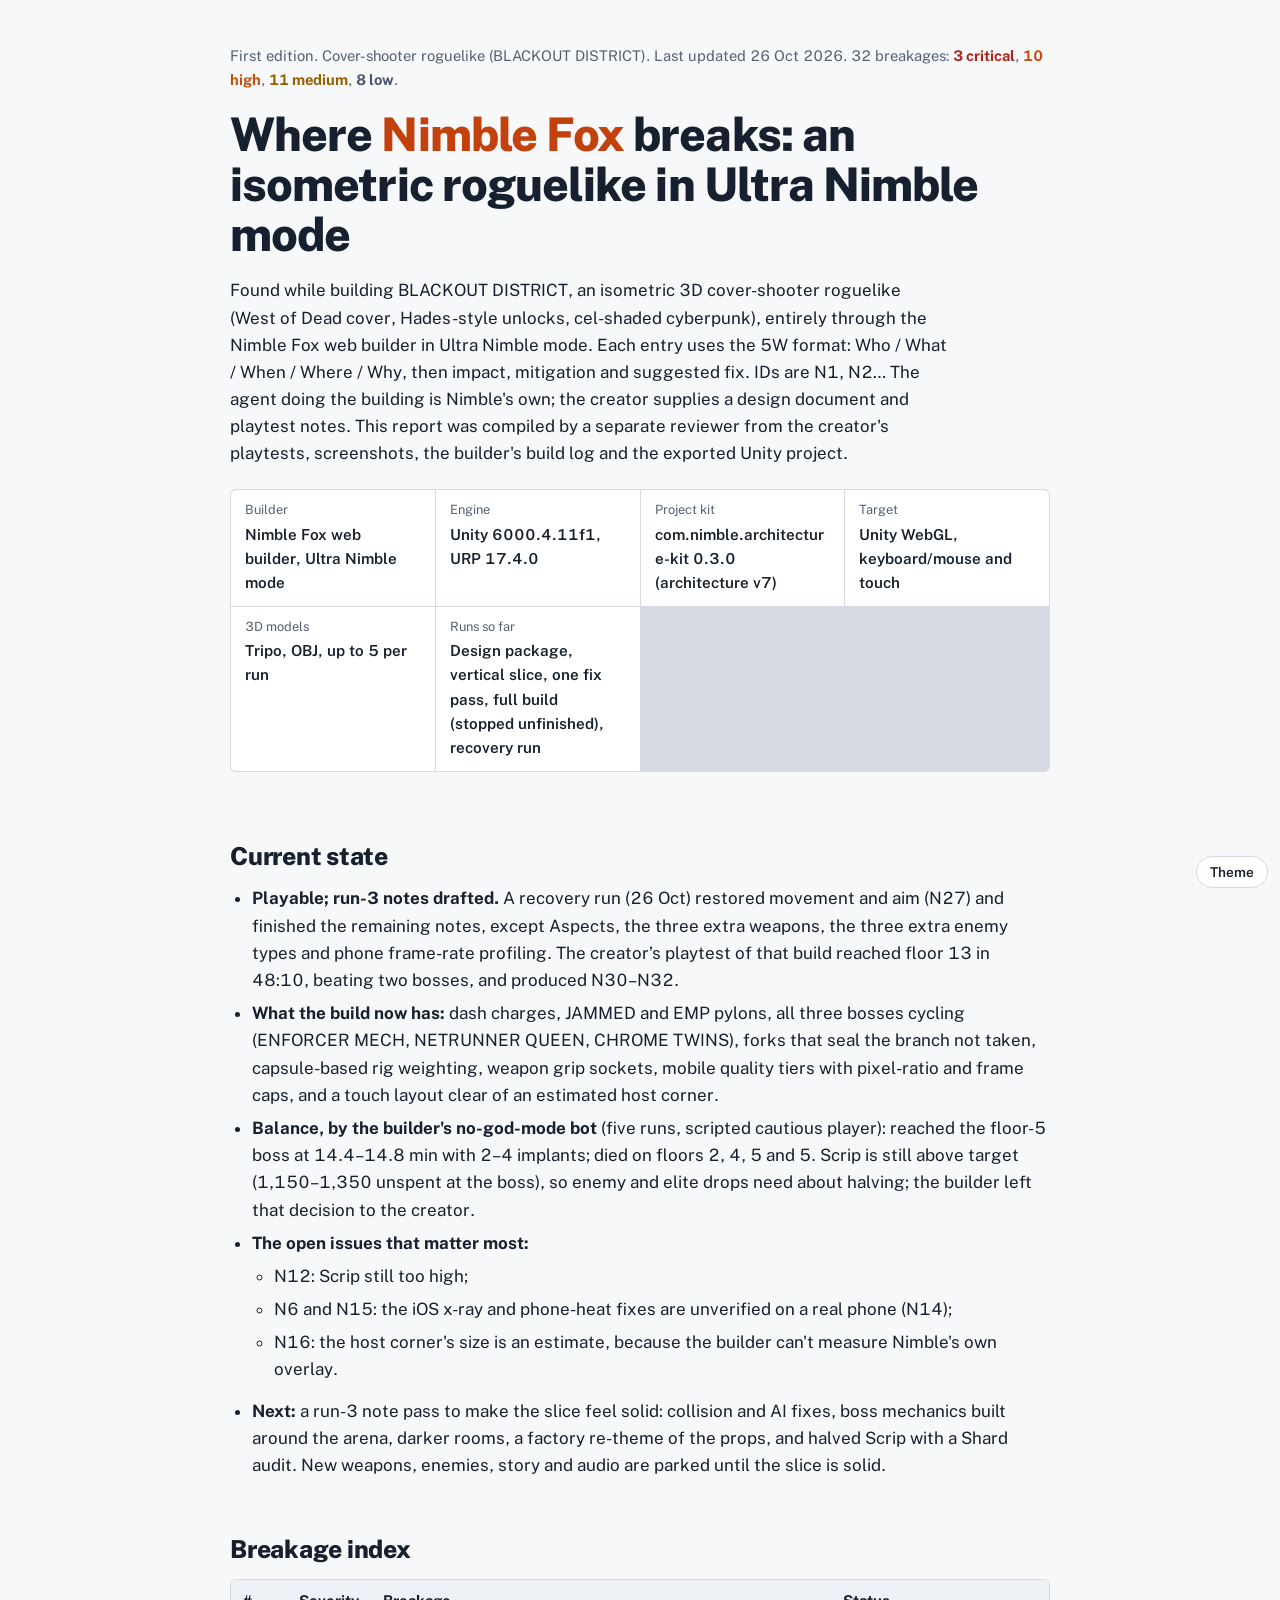
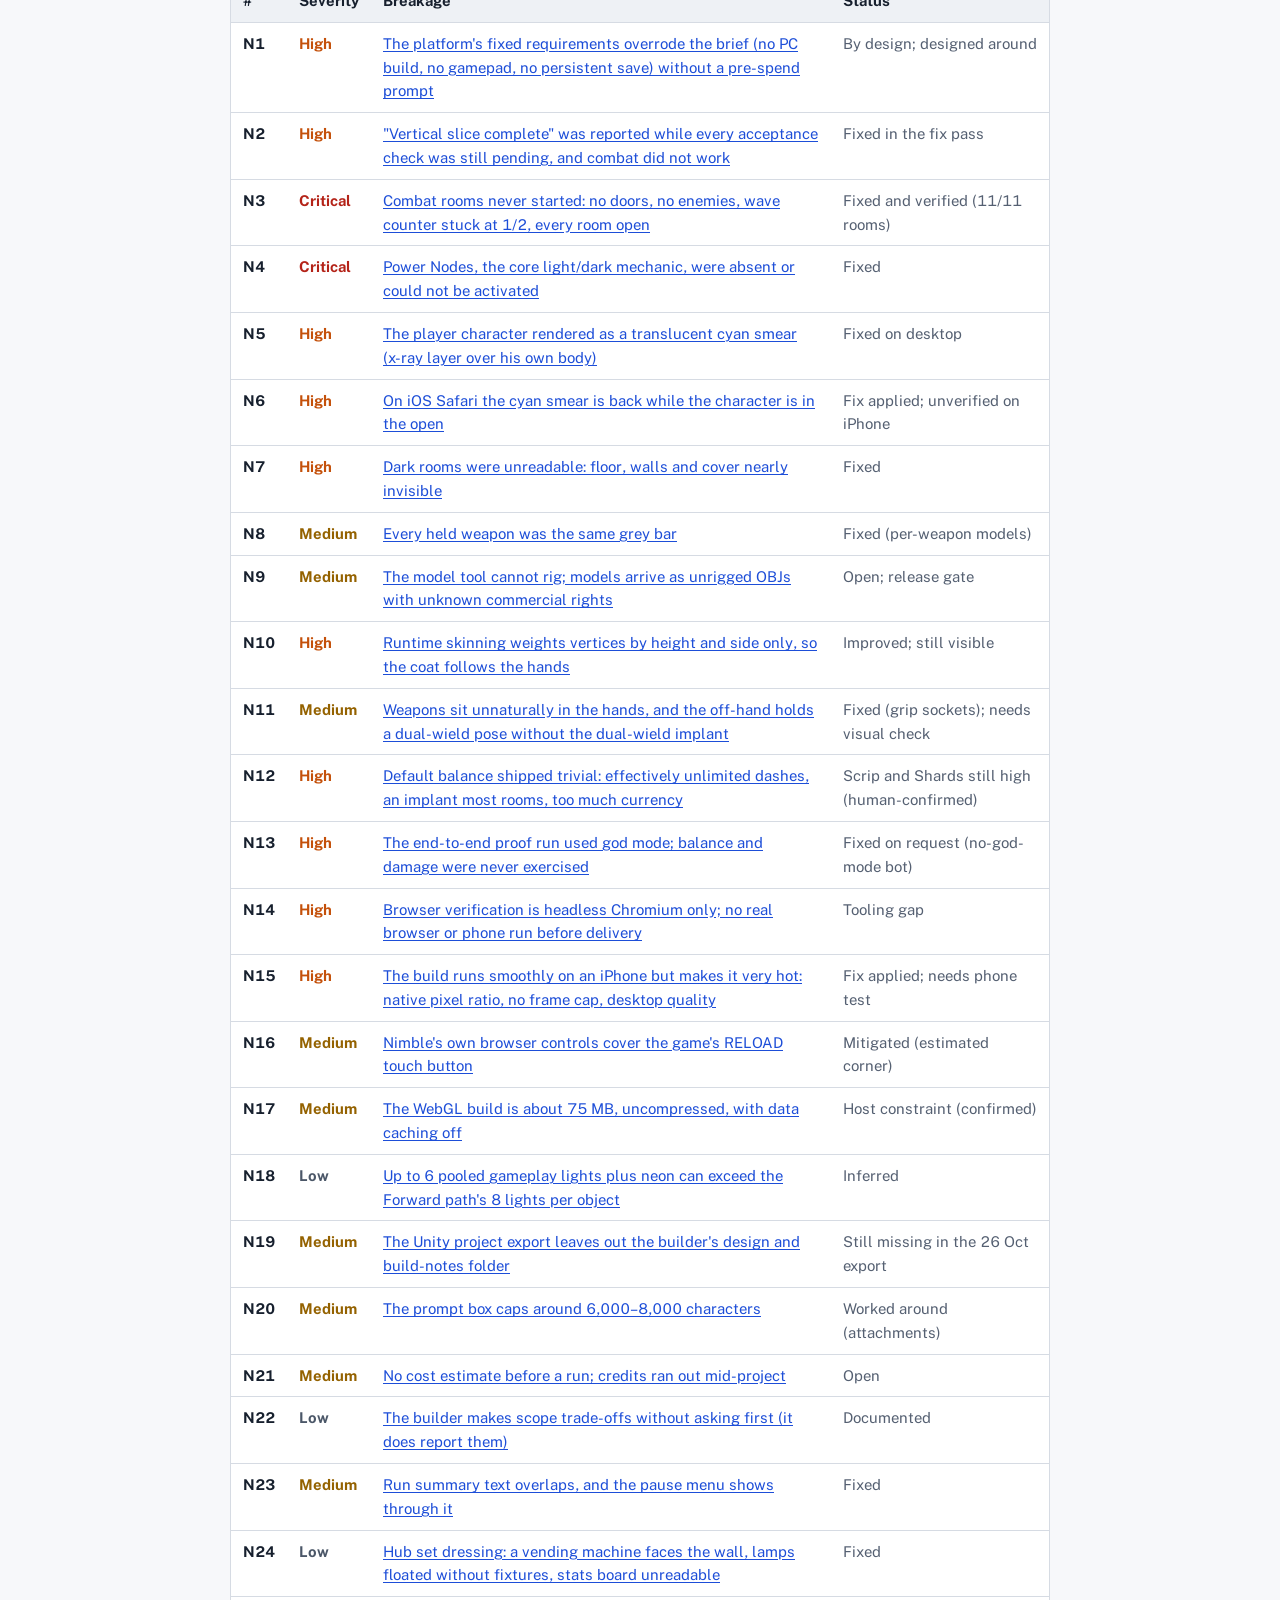
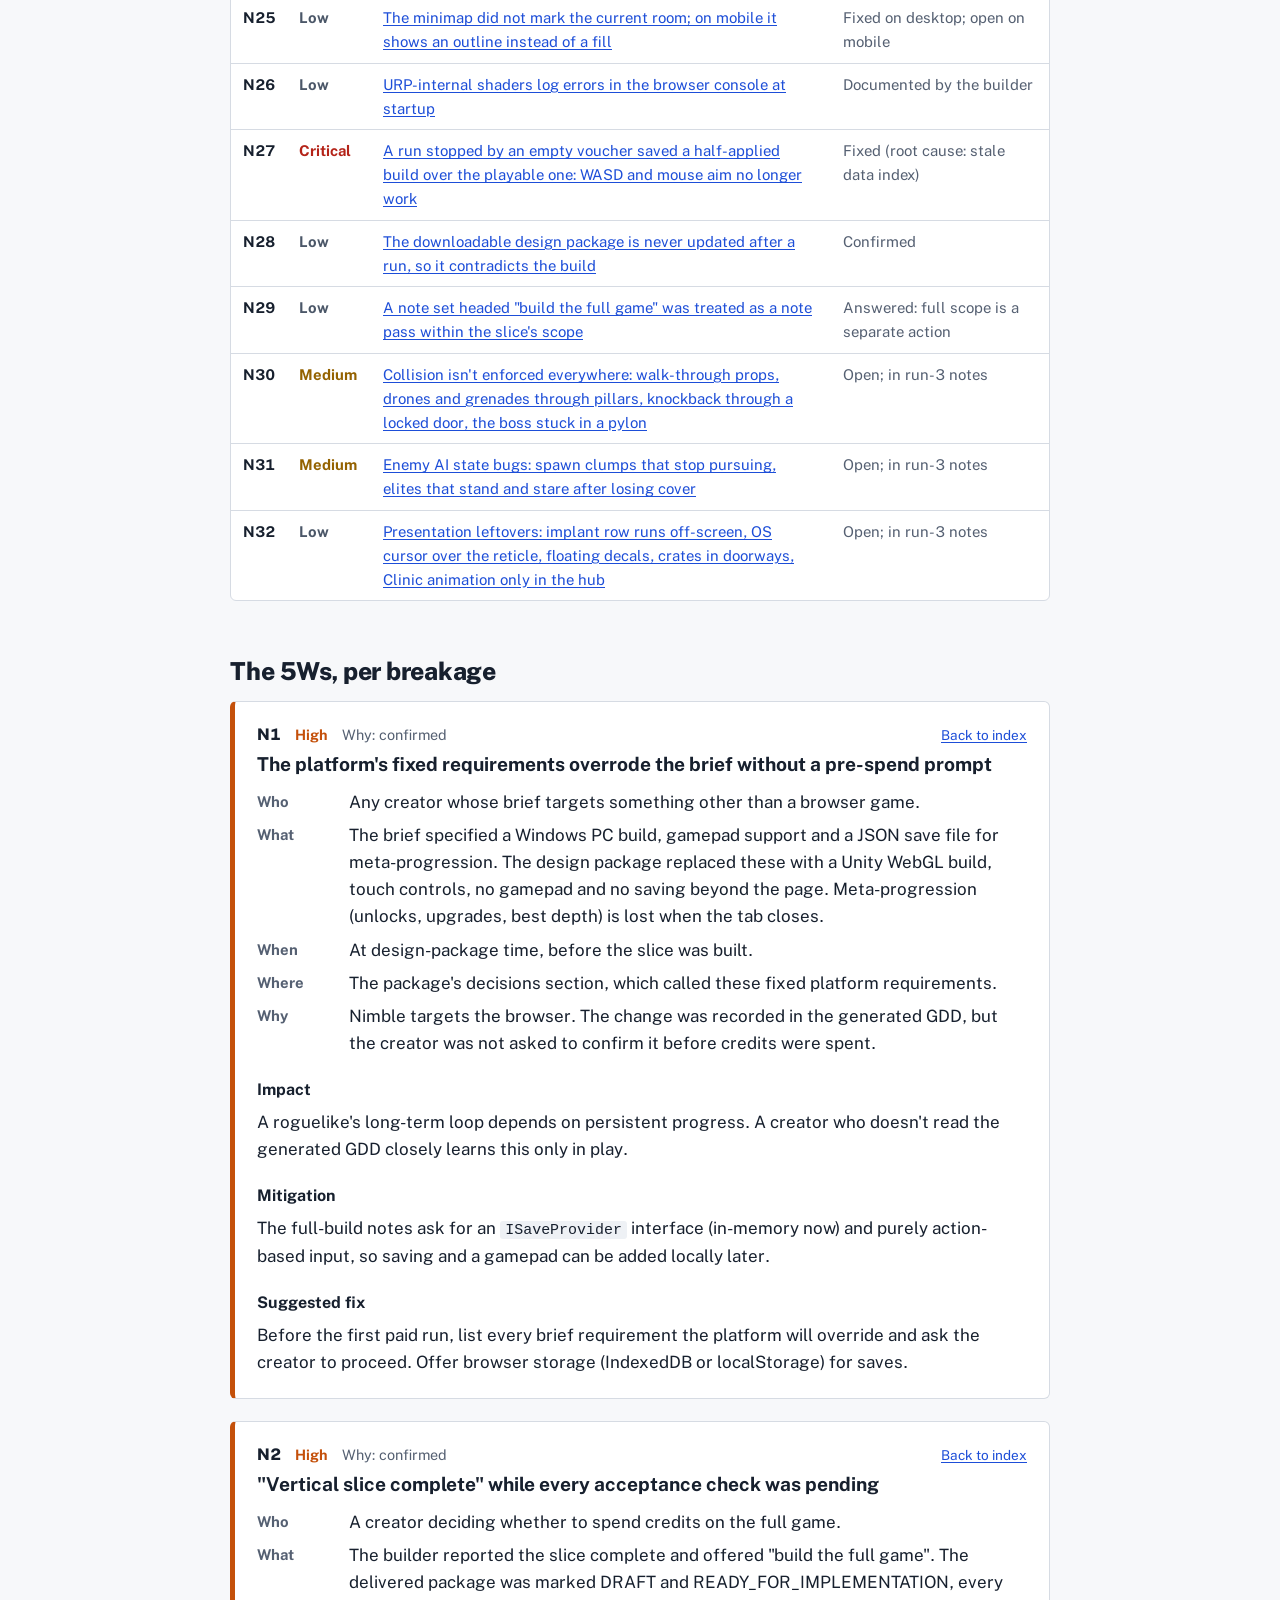
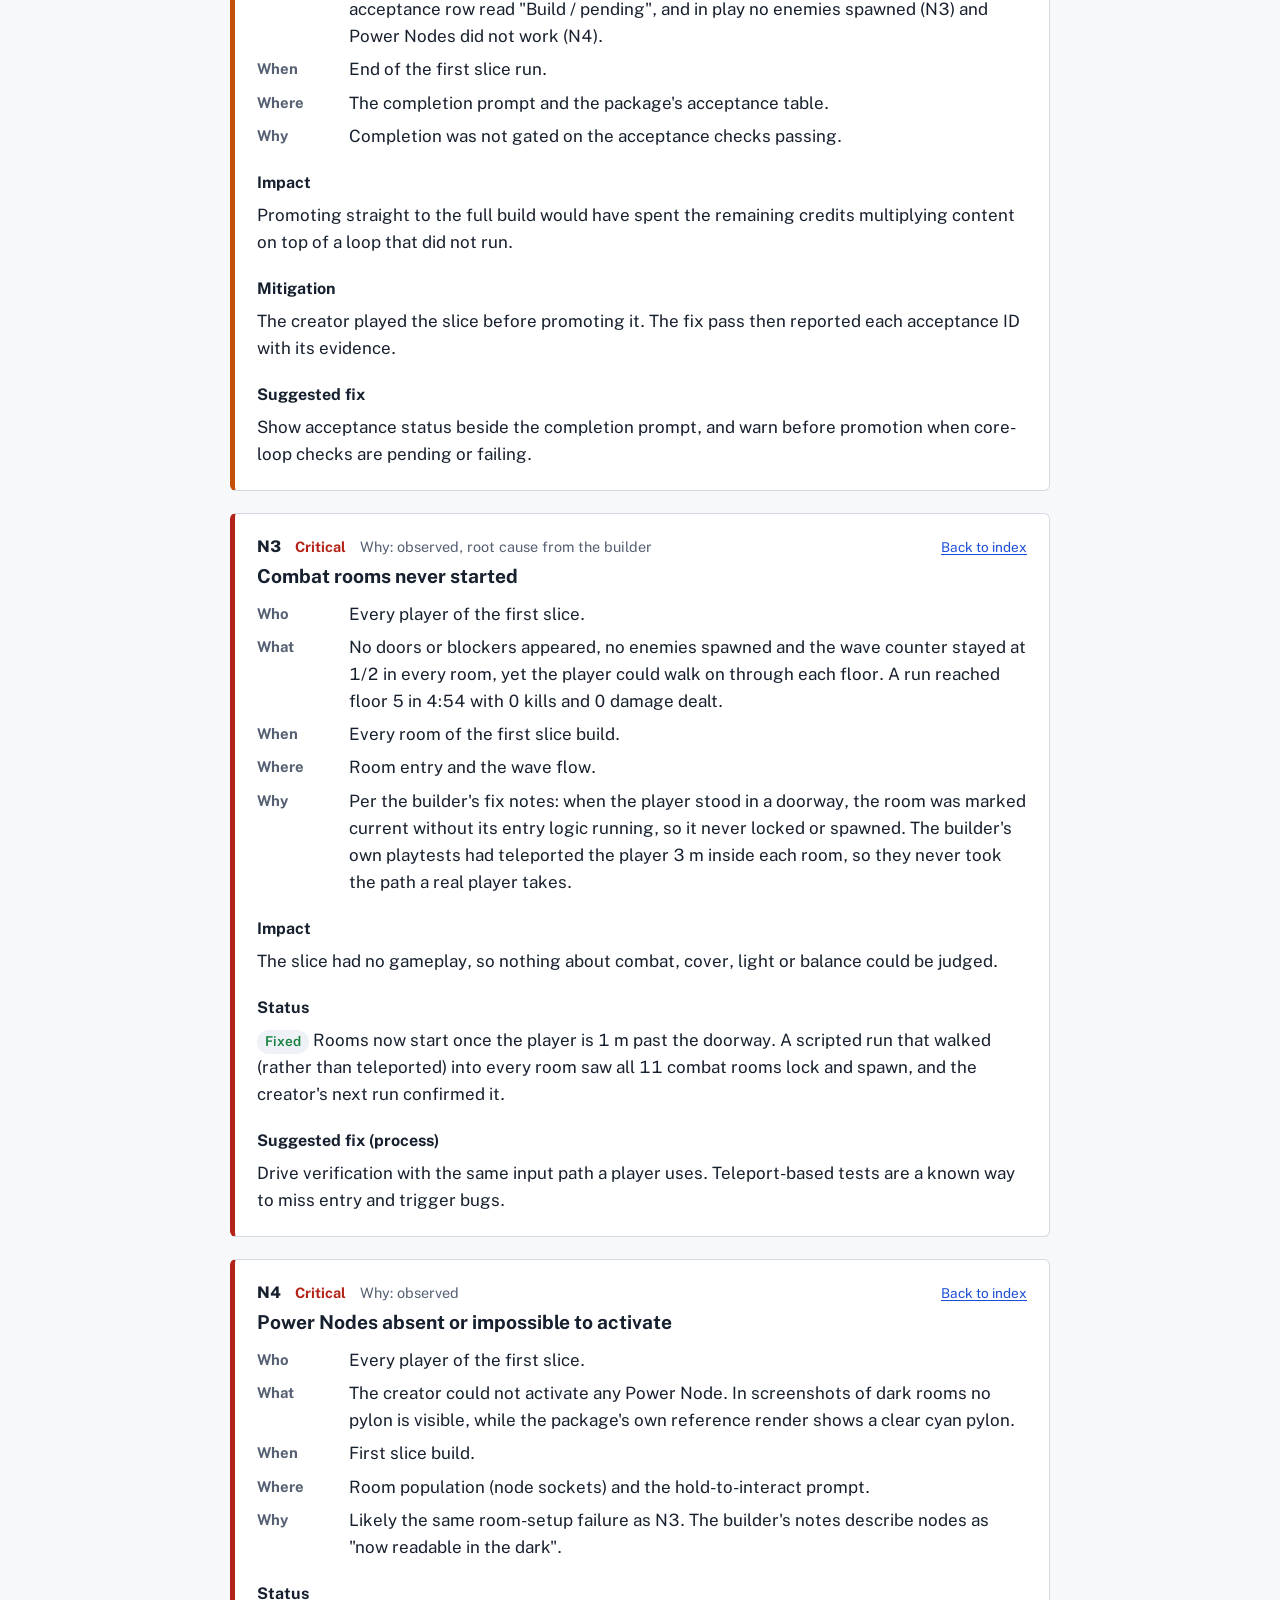
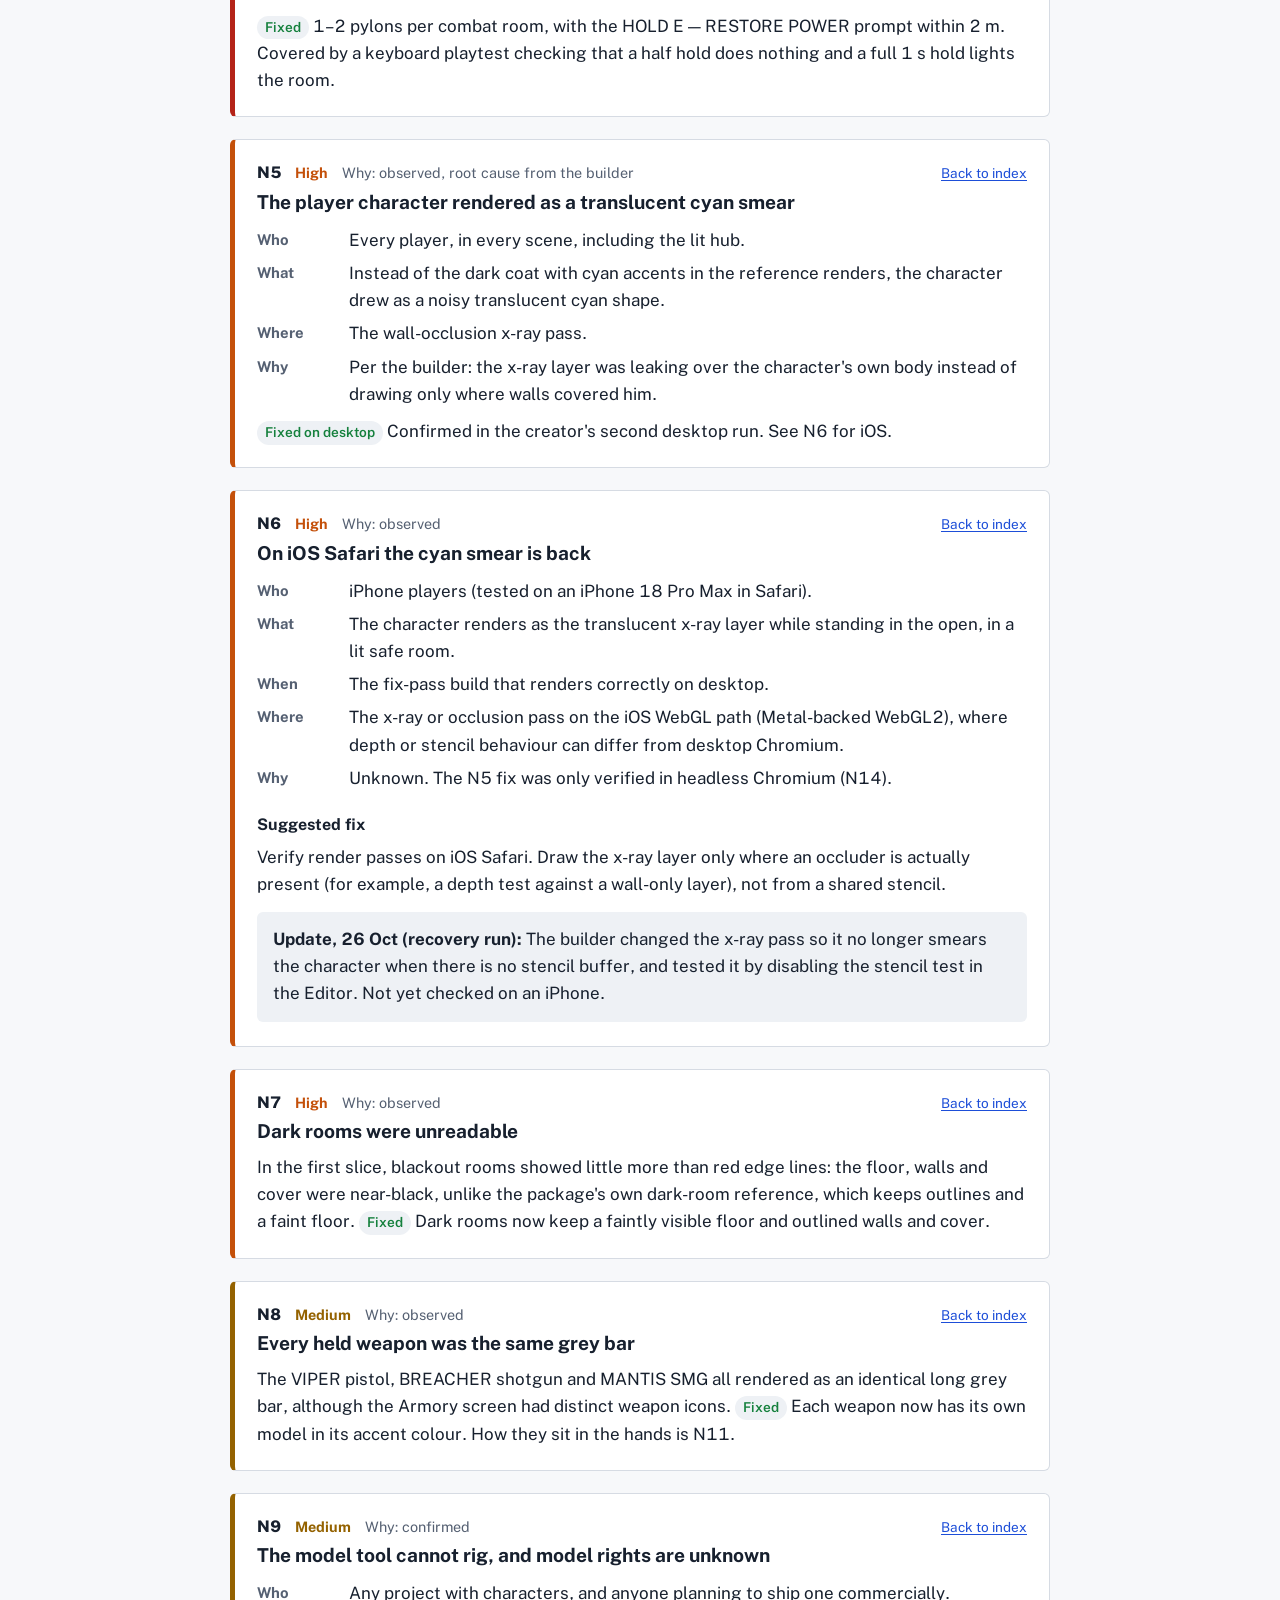
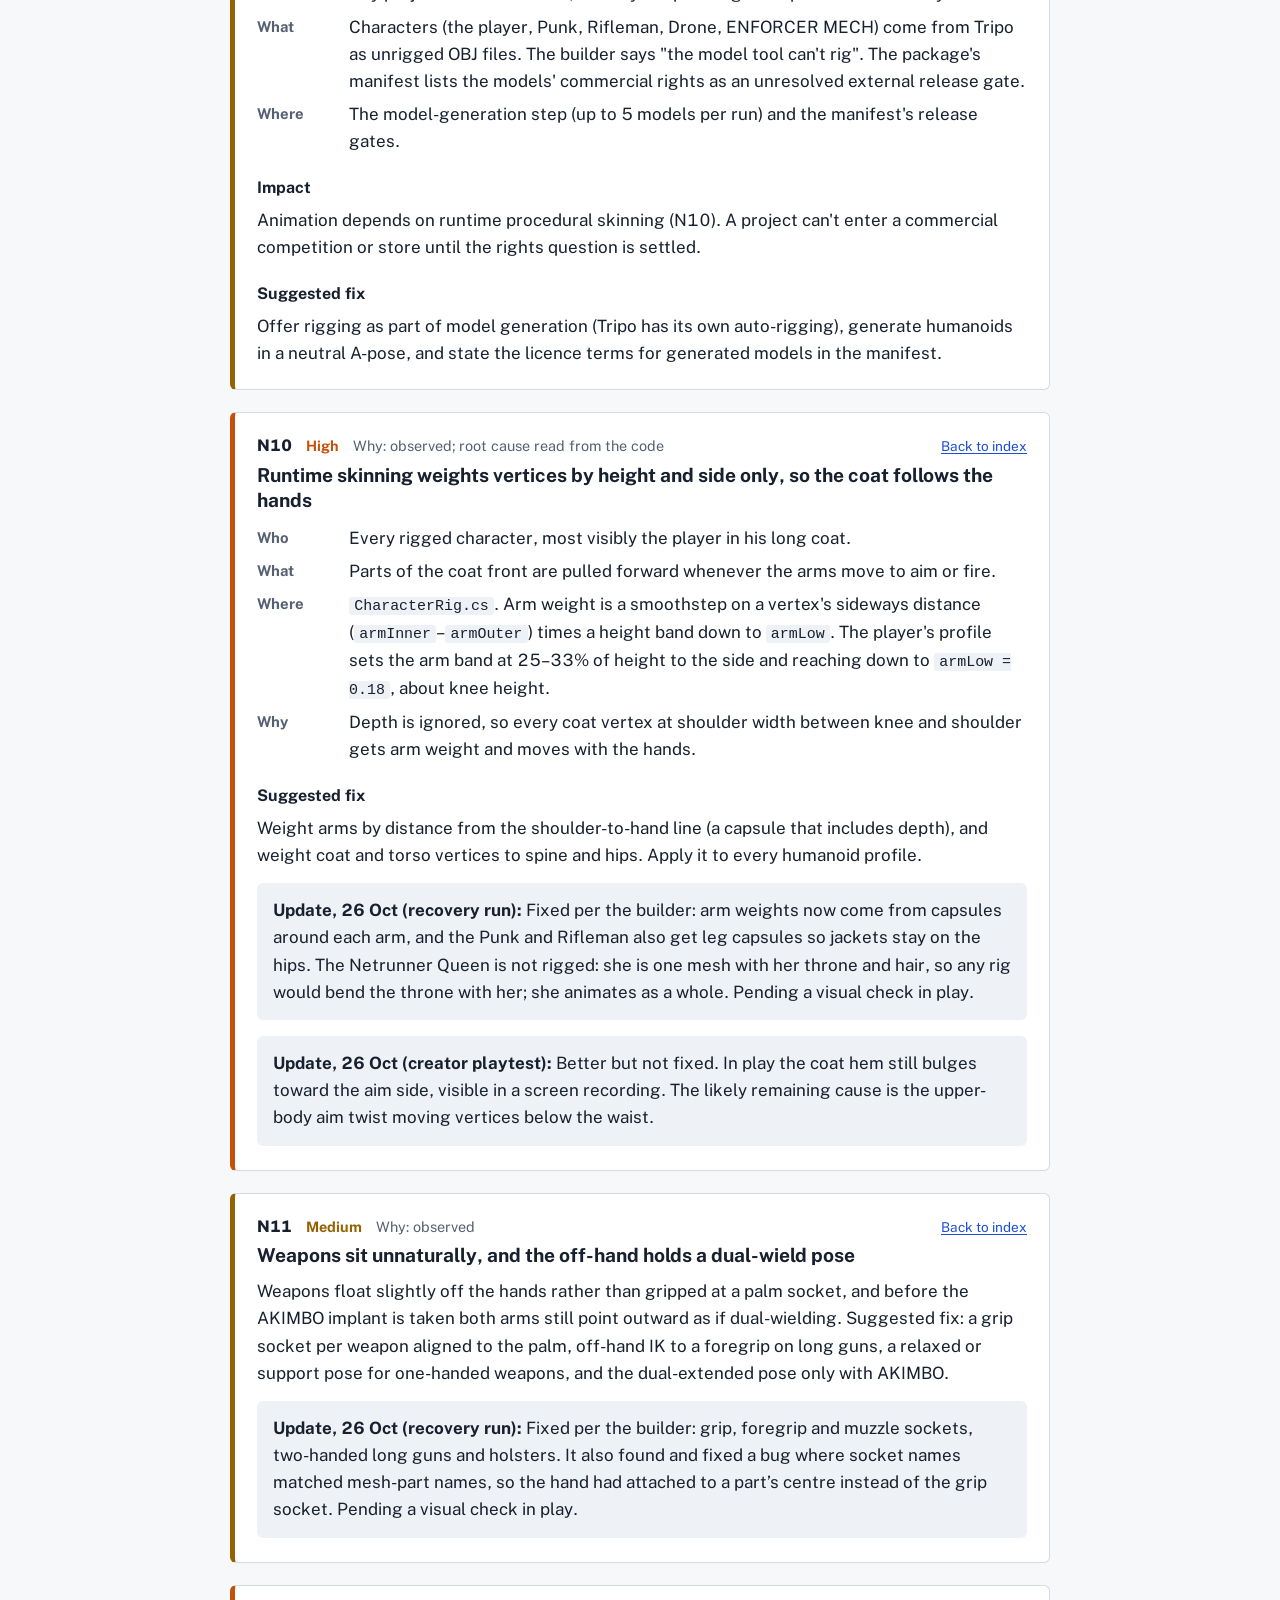
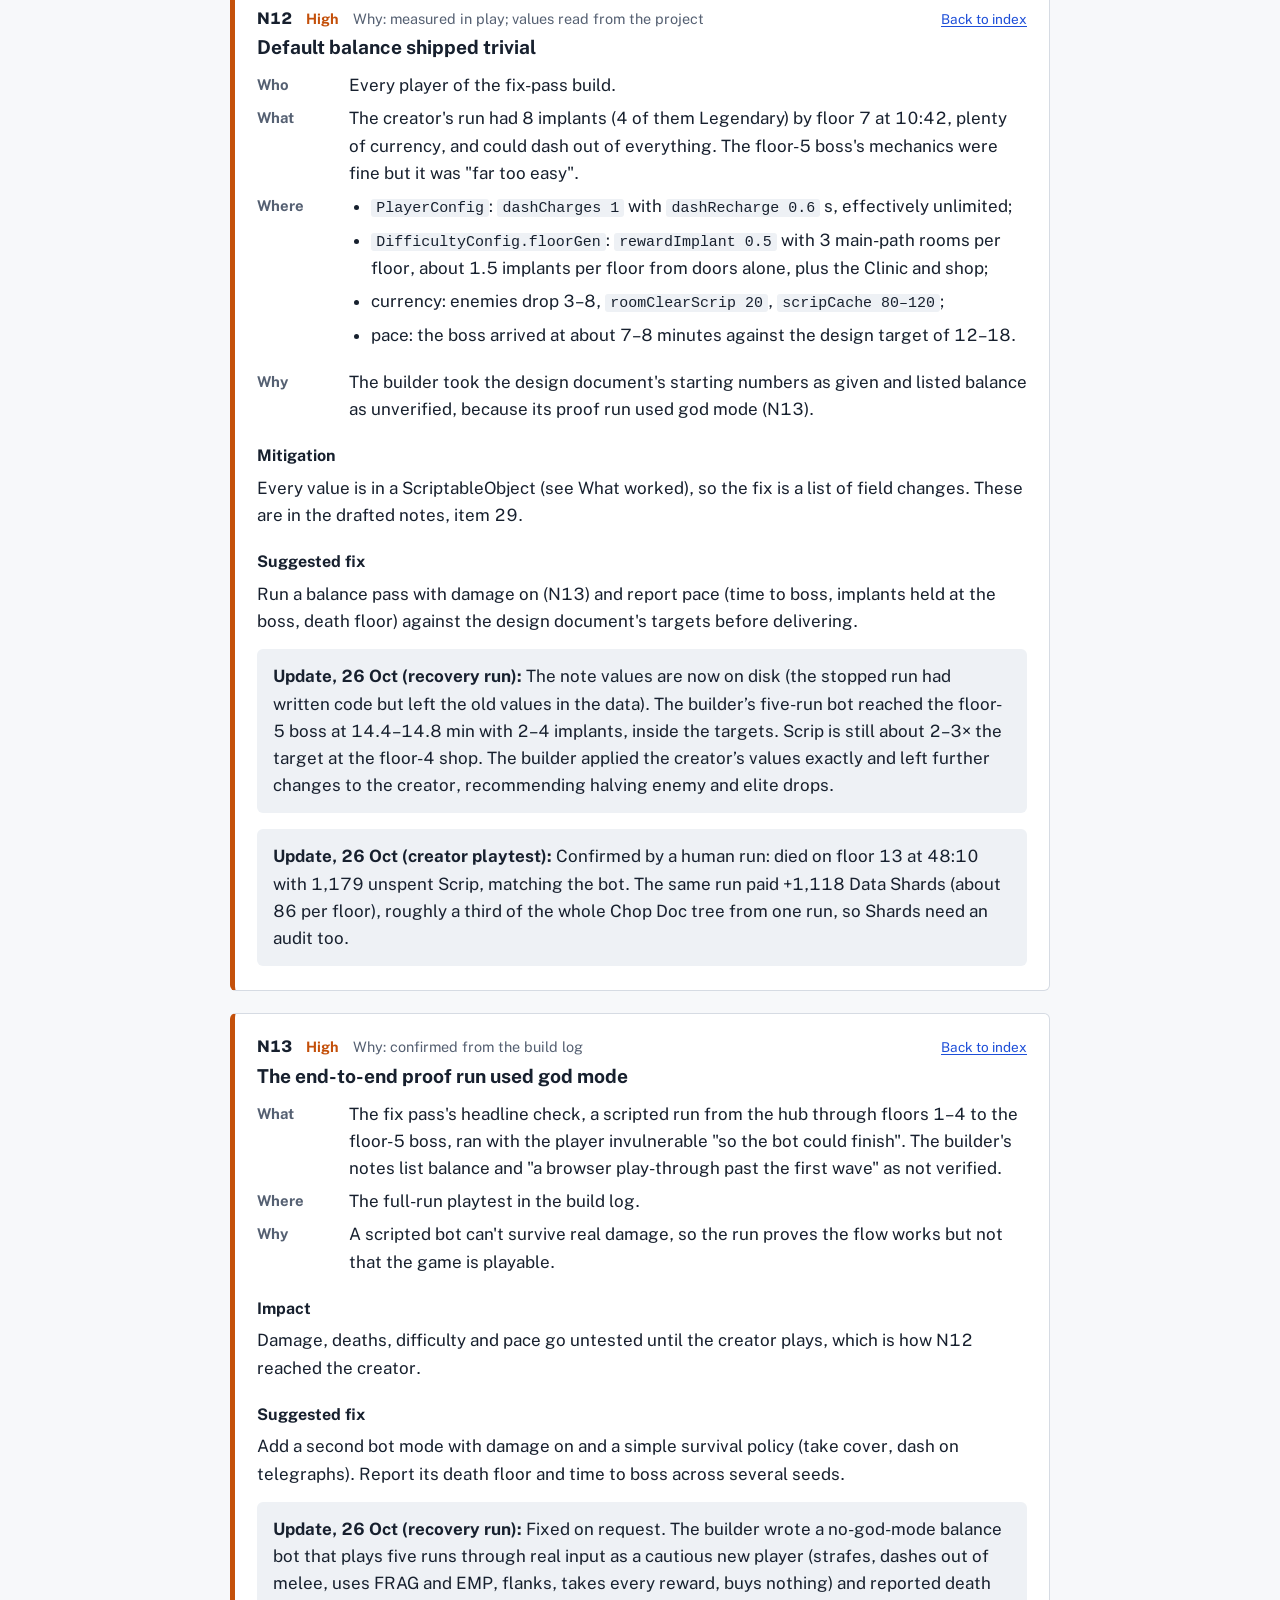
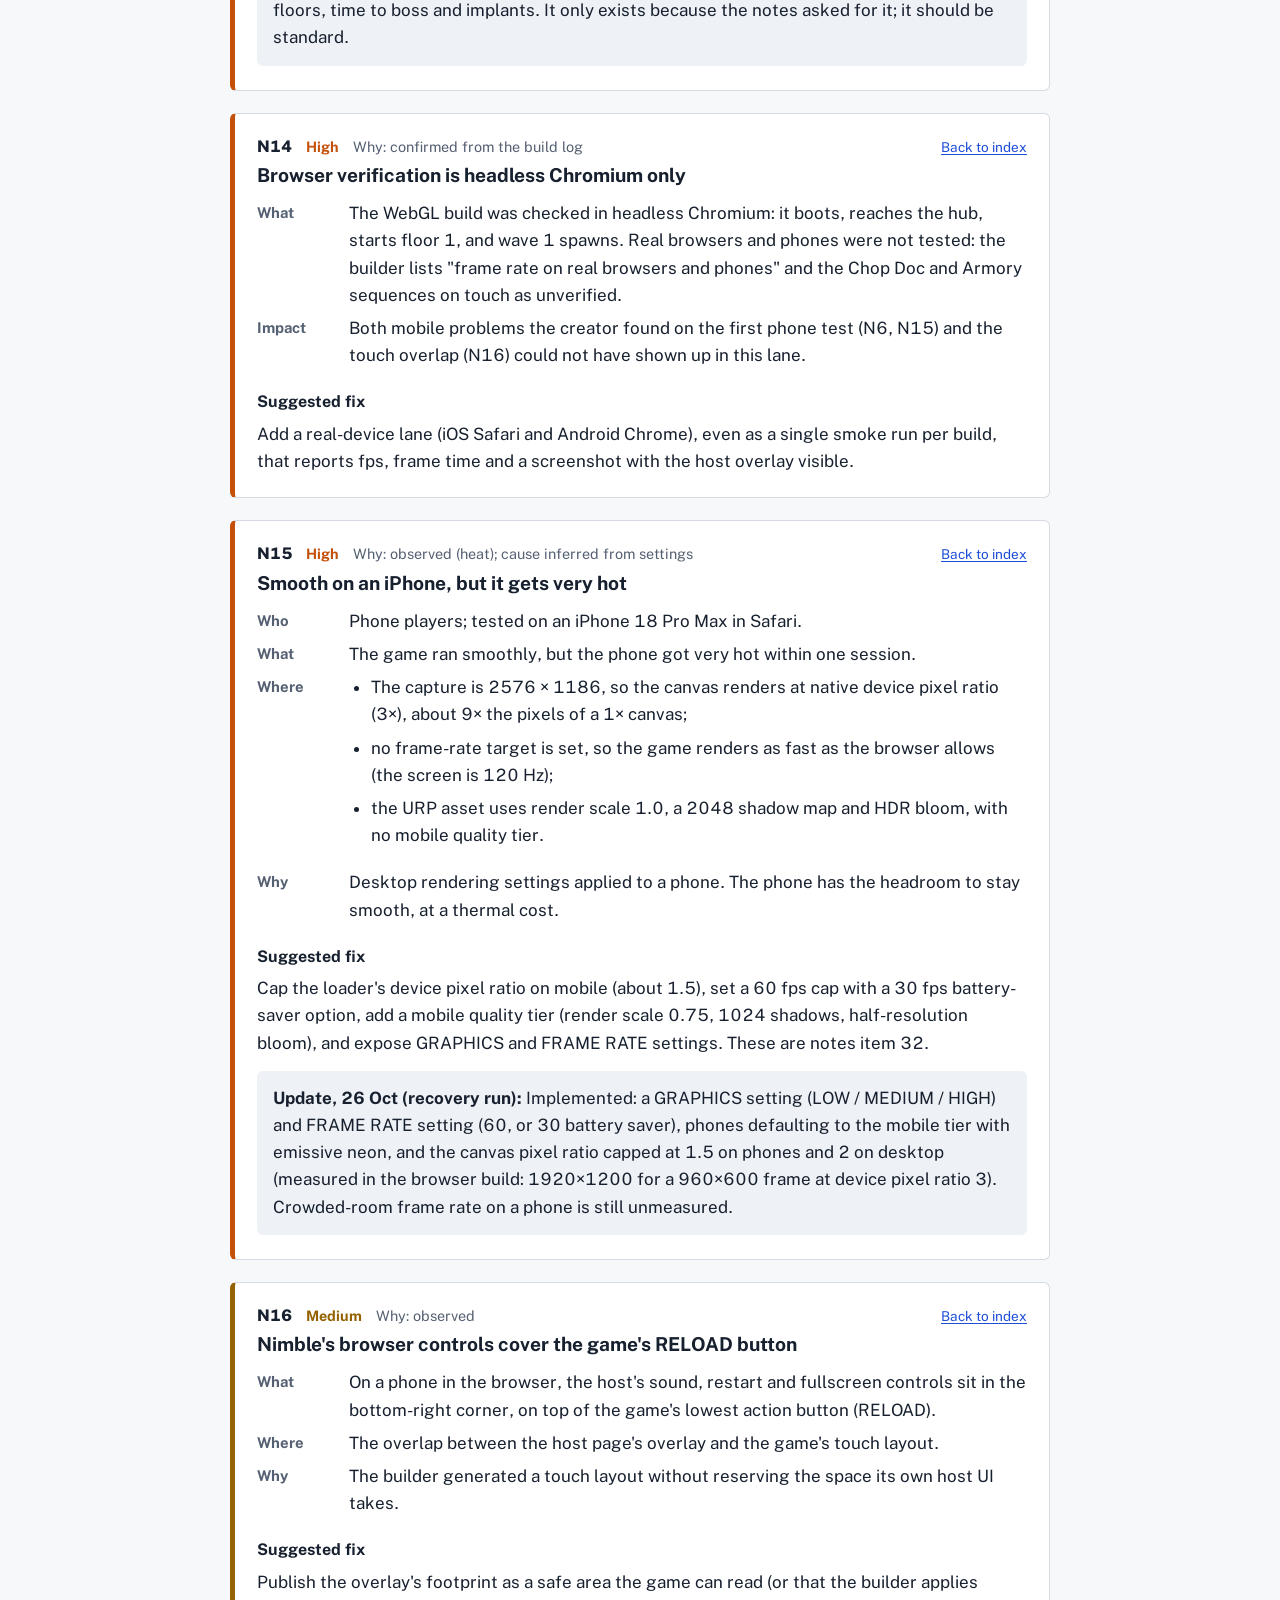
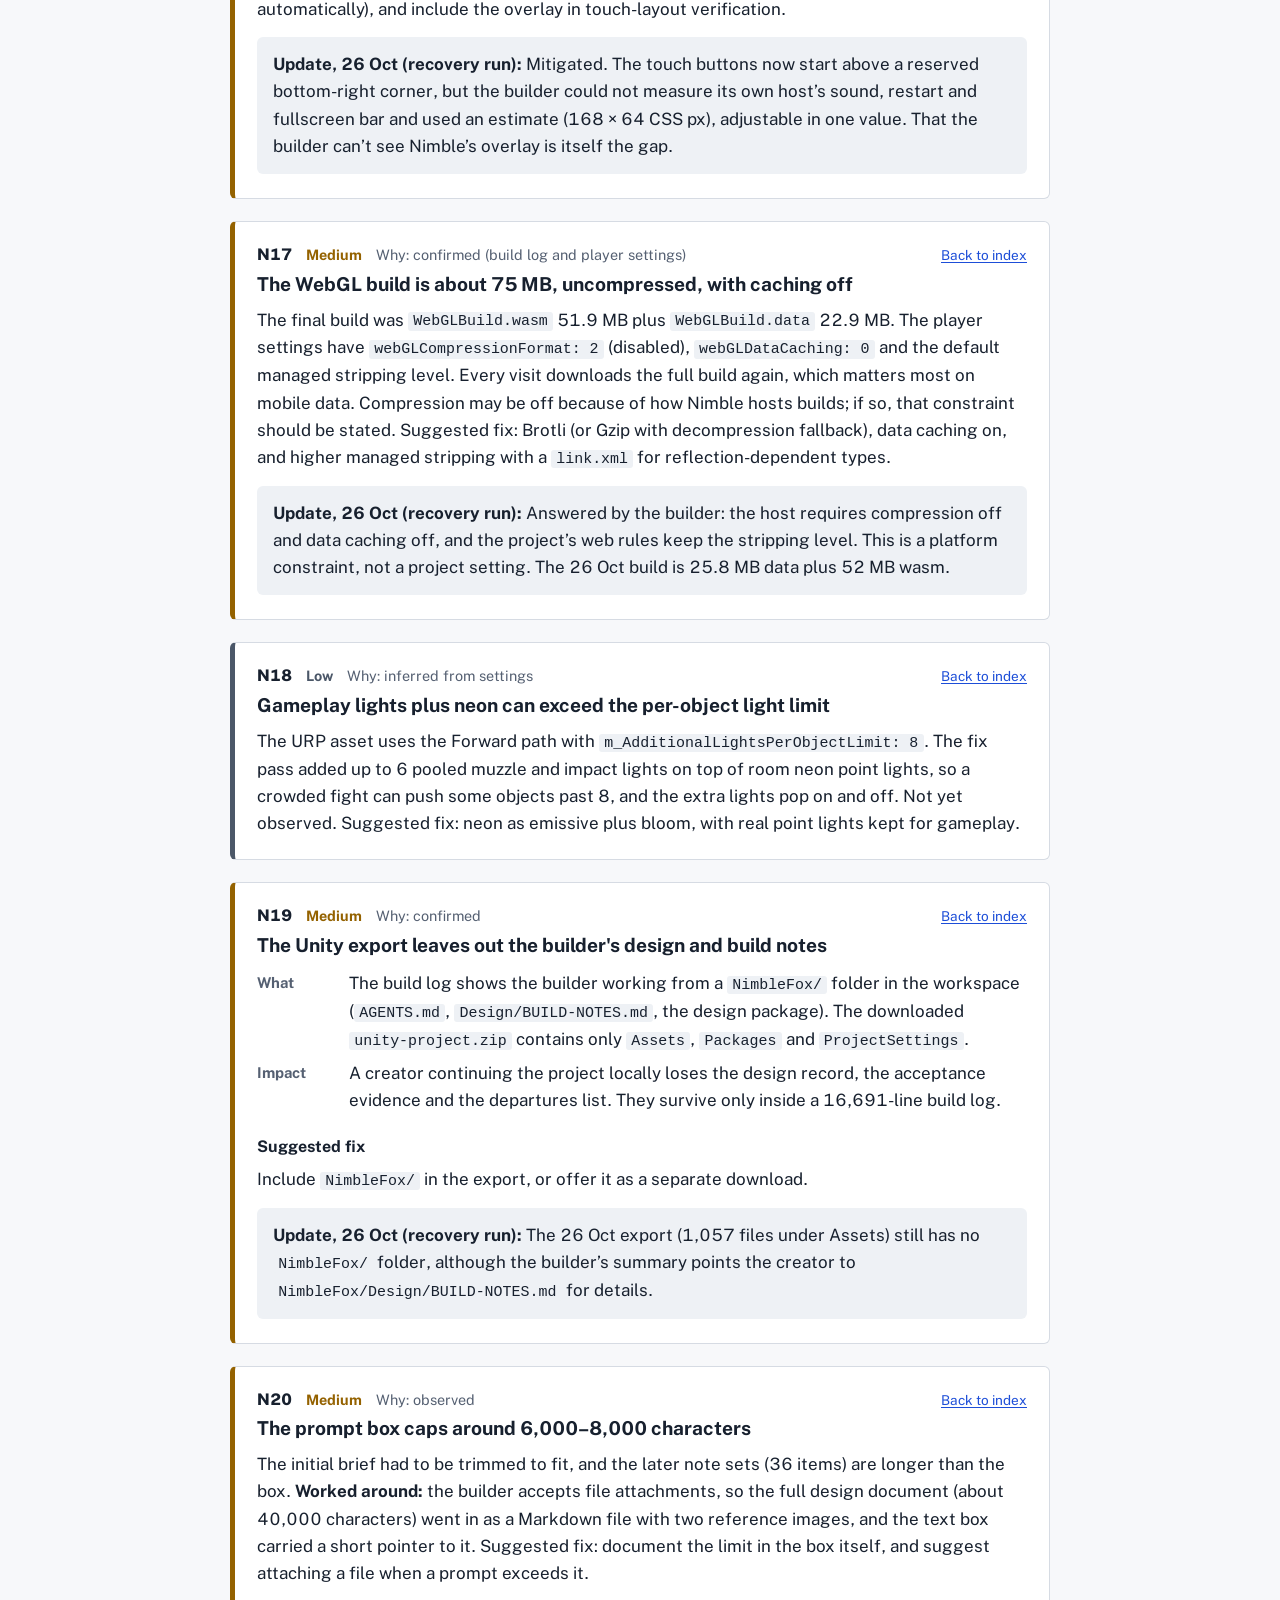
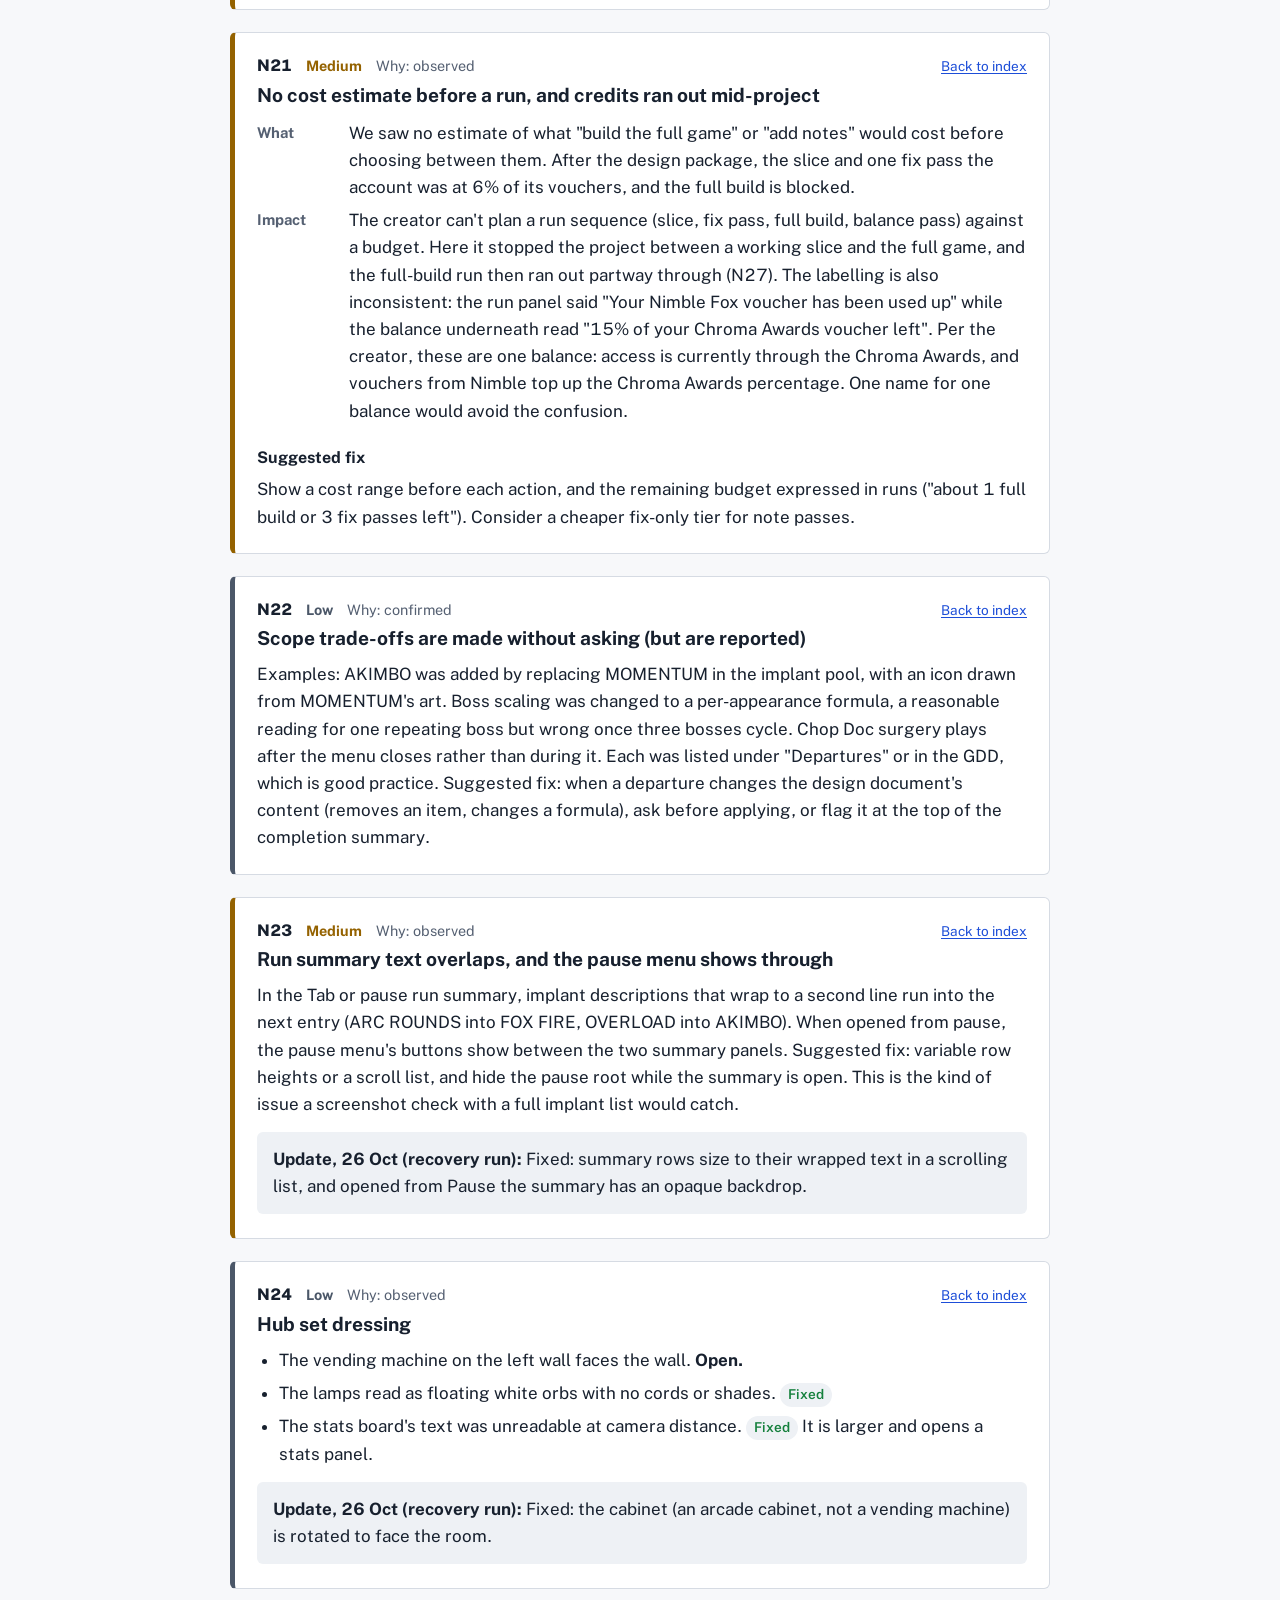
<file: archive/2026-10-26-handwritten.html>
<!doctype html>
<html lang="en">
<head>
<meta charset="utf-8">
<meta name="viewport" content="width=device-width, initial-scale=1, viewport-fit=cover">
<title>Nimble Fox Breakage Report: Ultra Nimble edition</title>
<link rel="preconnect" href="https://fonts.googleapis.com">
<link rel="preconnect" href="https://fonts.gstatic.com" crossorigin>
<link href="https://fonts.googleapis.com/css2?family=Public+Sans:ital,wght@0,400;0,600;0,700;0,800;1,400&display=swap" rel="stylesheet">
<style>
:root{
  --bg:#F7F8FA; --surface:#FFFFFF; --sunk:#EEF1F5; --ink:#17202E; --muted:#556072; --rule:#D6DBE3;
  --link:#1D4ED8; --fox:#C2410C;
  --crit:#B42318; --high:#C4500A; --med:#946200; --low:#4B5768;
  --ok:#15803D;
  color-scheme:light;
}
@media (prefers-color-scheme:dark){
  :root:not([data-theme="light"]){
    --bg:#10141B; --surface:#171D27; --sunk:#1E2633; --ink:#E6EAF0; --muted:#9AA6B8; --rule:#2C3646;
    --link:#7AA7FF; --fox:#FB8B4B;
    --crit:#FF6B5E; --high:#FF9550; --med:#E7B53C; --low:#A5B1C2; --ok:#4ADE80;
    color-scheme:dark;
  }
}
:root[data-theme="dark"]{
  --bg:#10141B; --surface:#171D27; --sunk:#1E2633; --ink:#E6EAF0; --muted:#9AA6B8; --rule:#2C3646;
  --link:#7AA7FF; --fox:#FB8B4B;
  --crit:#FF6B5E; --high:#FF9550; --med:#E7B53C; --low:#A5B1C2; --ok:#4ADE80;
  color-scheme:dark;
}
:root{box-sizing:border-box;padding-top:env(safe-area-inset-top,0px);padding-bottom:env(safe-area-inset-bottom,0px)}
*,*::before,*::after{box-sizing:inherit}
html{scroll-padding-top:calc(env(safe-area-inset-top,0px) + 16px);-webkit-text-size-adjust:100%}
body{margin:0;background:var(--bg);color:var(--ink);font-family:"Public Sans",system-ui,-apple-system,"Segoe UI",Roboto,sans-serif;font-size:17px;line-height:1.6;font-variant-numeric:tabular-nums}
a{color:var(--link);text-underline-offset:2px}
a:focus-visible,summary:focus-visible{outline:2px solid var(--link);outline-offset:2px;border-radius:2px}
code{font-family:ui-monospace,SFMono-Regular,Menlo,Consolas,monospace;font-size:.88em;background:var(--sunk);padding:.08em .35em;border-radius:3px;overflow-wrap:anywhere}
.wrap{max-width:860px;margin:0 auto;padding:0 20px 80px}
header.top{padding:44px 0 8px}
.edition{color:var(--muted);font-size:.92rem;margin:0 0 18px}
h1{font-size:clamp(2rem,5vw,2.9rem);line-height:1.08;font-weight:800;letter-spacing:-.02em;margin:0 0 18px}
h1 .fox{color:var(--fox)}
h2{font-size:1.55rem;line-height:1.2;font-weight:800;margin:56px 0 14px;letter-spacing:-.01em}
h3{font-size:1.2rem;line-height:1.3;font-weight:700;margin:0 0 10px}
h4{font-size:1rem;font-weight:700;margin:20px 0 6px}
p{margin:0 0 14px}
ul,ol{margin:0 0 14px;padding-left:1.3em}
li{margin:0 0 6px}
li>ul{margin-top:6px}
.lede{font-size:1.06rem;max-width:72ch}
.facts{display:grid;grid-template-columns:repeat(auto-fit,minmax(190px,1fr));gap:1px;background:var(--rule);border:1px solid var(--rule);border-radius:6px;overflow:hidden;margin:22px 0 6px}
.facts div{background:var(--surface);padding:10px 14px}
.facts dt{font-size:.8rem;color:var(--muted);margin:0}
.facts dd{margin:2px 0 0;font-weight:600;font-size:.95rem;overflow-wrap:anywhere}
.tally{display:flex;flex-wrap:wrap;gap:8px 18px;margin:16px 0 0;font-size:.95rem;color:var(--muted)}
.tally b{color:var(--ink)}
.sev{font-weight:700}
.sev.c{color:var(--crit)} .sev.h{color:var(--high)} .sev.m{color:var(--med)} .sev.l{color:var(--low)}
.tablewrap{overflow-x:auto;border:1px solid var(--rule);border-radius:6px;background:var(--surface)}
table{border-collapse:collapse;width:100%;font-size:.93rem}
th,td{text-align:left;vertical-align:top;padding:9px 12px;border-bottom:1px solid var(--rule)}
th{font-weight:700;background:var(--sunk);white-space:nowrap}
tr:last-child td{border-bottom:0}
td.id{font-weight:700;white-space:nowrap}
td.st{color:var(--muted);min-width:150px}
.card{background:var(--surface);border:1px solid var(--rule);border-left:5px solid var(--low);border-radius:6px;padding:20px 22px 8px;margin:0 0 22px}
.card.c{border-left-color:var(--crit)} .card.h{border-left-color:var(--high)} .card.m{border-left-color:var(--med)} .card.l{border-left-color:var(--low)}
.cardhead{display:flex;flex-wrap:wrap;align-items:baseline;gap:6px 14px;margin:0 0 4px;font-size:.9rem}
.cardhead .num{font-weight:800;font-size:1rem}
.cardhead .why{color:var(--muted)}
.cardhead .back{margin-left:auto;font-size:.85rem}
.status{display:inline-block;font-size:.85rem;font-weight:600;padding:1px 8px;border-radius:999px;background:var(--sunk);color:var(--muted)}
.status.fixed{color:var(--ok)}
dl.w{display:grid;grid-template-columns:76px 1fr;gap:6px 16px;margin:12px 0 10px}
dl.w dt{font-weight:700;color:var(--muted);font-size:.93rem;padding-top:1px}
dl.w dd{margin:0}
@media (max-width:560px){dl.w{grid-template-columns:1fr;gap:0}dl.w dt{margin-top:8px}}
.note{background:var(--sunk);border-radius:6px;padding:14px 16px;margin:0 0 16px}
.ranked li{margin-bottom:10px}
footer{color:var(--muted);font-size:.9rem;border-top:1px solid var(--rule);margin-top:56px;padding-top:18px}
.themebtn{position:fixed;right:max(12px,env(safe-area-inset-right,0px));bottom:calc(12px + env(safe-area-inset-bottom,0px));font:600 .85rem "Public Sans",system-ui,sans-serif;background:var(--surface);color:var(--ink);border:1px solid var(--rule);border-radius:999px;padding:7px 13px;cursor:pointer}
@media print{.themebtn,.back{display:none}.card{break-inside:avoid}}
</style>
</head>
<body>
<div class="wrap">

<header class="top">
<p class="edition">First edition. Cover-shooter roguelike (BLACKOUT DISTRICT). Last updated 26 Oct 2026. 32 breakages: <span class="sev c">3 critical</span>, <span class="sev h">10 high</span>, <span class="sev m">11 medium</span>, <span class="sev l">8 low</span>.</p>
<h1>Where <span class="fox">Nimble Fox</span> breaks: an isometric roguelike in Ultra Nimble mode</h1>
<p class="lede">Found while building BLACKOUT DISTRICT, an isometric 3D cover-shooter roguelike (West of Dead cover, Hades-style unlocks, cel-shaded cyberpunk), entirely through the Nimble Fox web builder in Ultra Nimble mode. Each entry uses the 5W format: Who / What / When / Where / Why, then impact, mitigation and suggested fix. IDs are N1, N2… The agent doing the building is Nimble's own; the creator supplies a design document and playtest notes. This report was compiled by a separate reviewer from the creator's playtests, screenshots, the builder's build log and the exported Unity project.</p>

<dl class="facts">
  <div><dt>Builder</dt><dd>Nimble Fox web builder, Ultra Nimble mode</dd></div>
  <div><dt>Engine</dt><dd>Unity 6000.4.11f1, URP 17.4.0</dd></div>
  <div><dt>Project kit</dt><dd>com.nimble.architecture-kit 0.3.0 (architecture v7)</dd></div>
  <div><dt>Target</dt><dd>Unity WebGL, keyboard/mouse and touch</dd></div>
  <div><dt>3D models</dt><dd>Tripo, OBJ, up to 5 per run</dd></div>
  <div><dt>Runs so far</dt><dd>Design package, vertical slice, one fix pass, full build (stopped unfinished), recovery run</dd></div>
</dl>
</header>

<h2 id="state">Current state</h2>
<ul>
  <li><strong>Playable; run-3 notes drafted.</strong> A recovery run (26 Oct) restored movement and aim (N27) and finished the remaining notes, except Aspects, the three extra weapons, the three extra enemy types and phone frame-rate profiling. The creator’s playtest of that build reached floor 13 in 48:10, beating two bosses, and produced N30–N32.</li>
  <li><strong>What the build now has:</strong> dash charges, JAMMED and EMP pylons, all three bosses cycling (ENFORCER MECH, NETRUNNER QUEEN, CHROME TWINS), forks that seal the branch not taken, capsule-based rig weighting, weapon grip sockets, mobile quality tiers with pixel-ratio and frame caps, and a touch layout clear of an estimated host corner.</li>
  <li><strong>Balance, by the builder's no-god-mode bot</strong> (five runs, scripted cautious player): reached the floor-5 boss at 14.4–14.8 min with 2–4 implants; died on floors 2, 4, 5 and 5. Scrip is still above target (1,150–1,350 unspent at the boss), so enemy and elite drops need about halving; the builder left that decision to the creator.</li>
  <li><strong>The open issues that matter most:</strong>
    <ul>
            <li>N12: Scrip still too high;</li>
      <li>N6 and N15: the iOS x-ray and phone-heat fixes are unverified on a real phone (N14);</li>
      <li>N16: the host corner's size is an estimate, because the builder can't measure Nimble's own overlay.</li>
    </ul>
  </li>
  <li><strong>Next:</strong> a run-3 note pass to make the slice feel solid: collision and AI fixes, boss mechanics built around the arena, darker rooms, a factory re-theme of the props, and halved Scrip with a Shard audit. New weapons, enemies, story and audio are parked until the slice is solid.</li>
</ul>

<h2 id="index">Breakage index</h2>
<div class="tablewrap">
<table>
<thead><tr><th>#</th><th>Severity</th><th>Breakage</th><th>Status</th></tr></thead>
<tbody>
<tr><td class="id">N1</td><td class="sev h">High</td><td><a href="#n1">The platform's fixed requirements overrode the brief (no PC build, no gamepad, no persistent save) without a pre-spend prompt</a></td><td class="st">By design; designed around</td></tr>
<tr><td class="id">N2</td><td class="sev h">High</td><td><a href="#n2">"Vertical slice complete" was reported while every acceptance check was still pending, and combat did not work</a></td><td class="st">Fixed in the fix pass</td></tr>
<tr><td class="id">N3</td><td class="sev c">Critical</td><td><a href="#n3">Combat rooms never started: no doors, no enemies, wave counter stuck at 1/2, every room open</a></td><td class="st">Fixed and verified (11/11 rooms)</td></tr>
<tr><td class="id">N4</td><td class="sev c">Critical</td><td><a href="#n4">Power Nodes, the core light/dark mechanic, were absent or could not be activated</a></td><td class="st">Fixed</td></tr>
<tr><td class="id">N5</td><td class="sev h">High</td><td><a href="#n5">The player character rendered as a translucent cyan smear (x-ray layer over his own body)</a></td><td class="st">Fixed on desktop</td></tr>
<tr><td class="id">N6</td><td class="sev h">High</td><td><a href="#n6">On iOS Safari the cyan smear is back while the character is in the open</a></td><td class="st">Fix applied; unverified on iPhone</td></tr>
<tr><td class="id">N7</td><td class="sev h">High</td><td><a href="#n7">Dark rooms were unreadable: floor, walls and cover nearly invisible</a></td><td class="st">Fixed</td></tr>
<tr><td class="id">N8</td><td class="sev m">Medium</td><td><a href="#n8">Every held weapon was the same grey bar</a></td><td class="st">Fixed (per-weapon models)</td></tr>
<tr><td class="id">N9</td><td class="sev m">Medium</td><td><a href="#n9">The model tool cannot rig; models arrive as unrigged OBJs with unknown commercial rights</a></td><td class="st">Open; release gate</td></tr>
<tr><td class="id">N10</td><td class="sev h">High</td><td><a href="#n10">Runtime skinning weights vertices by height and side only, so the coat follows the hands</a></td><td class="st">Improved; still visible</td></tr>
<tr><td class="id">N11</td><td class="sev m">Medium</td><td><a href="#n11">Weapons sit unnaturally in the hands, and the off-hand holds a dual-wield pose without the dual-wield implant</a></td><td class="st">Fixed (grip sockets); needs visual check</td></tr>
<tr><td class="id">N12</td><td class="sev h">High</td><td><a href="#n12">Default balance shipped trivial: effectively unlimited dashes, an implant most rooms, too much currency</a></td><td class="st">Scrip and Shards still high (human-confirmed)</td></tr>
<tr><td class="id">N13</td><td class="sev h">High</td><td><a href="#n13">The end-to-end proof run used god mode; balance and damage were never exercised</a></td><td class="st">Fixed on request (no-god-mode bot)</td></tr>
<tr><td class="id">N14</td><td class="sev h">High</td><td><a href="#n14">Browser verification is headless Chromium only; no real browser or phone run before delivery</a></td><td class="st">Tooling gap</td></tr>
<tr><td class="id">N15</td><td class="sev h">High</td><td><a href="#n15">The build runs smoothly on an iPhone but makes it very hot: native pixel ratio, no frame cap, desktop quality</a></td><td class="st">Fix applied; needs phone test</td></tr>
<tr><td class="id">N16</td><td class="sev m">Medium</td><td><a href="#n16">Nimble's own browser controls cover the game's RELOAD touch button</a></td><td class="st">Mitigated (estimated corner)</td></tr>
<tr><td class="id">N17</td><td class="sev m">Medium</td><td><a href="#n17">The WebGL build is about 75 MB, uncompressed, with data caching off</a></td><td class="st">Host constraint (confirmed)</td></tr>
<tr><td class="id">N18</td><td class="sev l">Low</td><td><a href="#n18">Up to 6 pooled gameplay lights plus neon can exceed the Forward path's 8 lights per object</a></td><td class="st">Inferred</td></tr>
<tr><td class="id">N19</td><td class="sev m">Medium</td><td><a href="#n19">The Unity project export leaves out the builder's design and build-notes folder</a></td><td class="st">Still missing in the 26 Oct export</td></tr>
<tr><td class="id">N20</td><td class="sev m">Medium</td><td><a href="#n20">The prompt box caps around 6,000–8,000 characters</a></td><td class="st">Worked around (attachments)</td></tr>
<tr><td class="id">N21</td><td class="sev m">Medium</td><td><a href="#n21">No cost estimate before a run; credits ran out mid-project</a></td><td class="st">Open</td></tr>
<tr><td class="id">N22</td><td class="sev l">Low</td><td><a href="#n22">The builder makes scope trade-offs without asking first (it does report them)</a></td><td class="st">Documented</td></tr>
<tr><td class="id">N23</td><td class="sev m">Medium</td><td><a href="#n23">Run summary text overlaps, and the pause menu shows through it</a></td><td class="st">Fixed</td></tr>
<tr><td class="id">N24</td><td class="sev l">Low</td><td><a href="#n24">Hub set dressing: a vending machine faces the wall, lamps floated without fixtures, stats board unreadable</a></td><td class="st">Fixed</td></tr>
<tr><td class="id">N25</td><td class="sev l">Low</td><td><a href="#n25">The minimap did not mark the current room; on mobile it shows an outline instead of a fill</a></td><td class="st">Fixed on desktop; open on mobile</td></tr>
<tr><td class="id">N26</td><td class="sev l">Low</td><td><a href="#n26">URP-internal shaders log errors in the browser console at startup</a></td><td class="st">Documented by the builder</td></tr>
<tr><td class="id">N27</td><td class="sev c">Critical</td><td><a href="#n27">A run stopped by an empty voucher saved a half-applied build over the playable one: WASD and mouse aim no longer work</a></td><td class="st">Fixed (root cause: stale data index)</td></tr>
<tr><td class="id">N28</td><td class="sev l">Low</td><td><a href="#n28">The downloadable design package is never updated after a run, so it contradicts the build</a></td><td class="st">Confirmed</td></tr>
<tr><td class="id">N29</td><td class="sev l">Low</td><td><a href="#n29">A note set headed "build the full game" was treated as a note pass within the slice's scope</a></td><td class="st">Answered: full scope is a separate action</td></tr>
<tr><td class="id">N30</td><td class="sev m">Medium</td><td><a href="#n30">Collision isn't enforced everywhere: walk-through props, drones and grenades through pillars, knockback through a locked door, the boss stuck in a pylon</a></td><td class="st">Open; in run-3 notes</td></tr>
<tr><td class="id">N31</td><td class="sev m">Medium</td><td><a href="#n31">Enemy AI state bugs: spawn clumps that stop pursuing, elites that stand and stare after losing cover</a></td><td class="st">Open; in run-3 notes</td></tr>
<tr><td class="id">N32</td><td class="sev l">Low</td><td><a href="#n32">Presentation leftovers: implant row runs off-screen, OS cursor over the reticle, floating decals, crates in doorways, Clinic animation only in the hub</a></td><td class="st">Open; in run-3 notes</td></tr>
</tbody>
</table>
</div>

<h2 id="cards">The 5Ws, per breakage</h2>

<article class="card h" id="n1">
<div class="cardhead"><span class="num">N1</span><span class="sev h">High</span><span class="why">Why: confirmed</span><a class="back" href="#index">Back to index</a></div>
<h3>The platform's fixed requirements overrode the brief without a pre-spend prompt</h3>
<dl class="w">
<dt>Who</dt><dd>Any creator whose brief targets something other than a browser game.</dd>
<dt>What</dt><dd>The brief specified a Windows PC build, gamepad support and a JSON save file for meta-progression. The design package replaced these with a Unity WebGL build, touch controls, no gamepad and no saving beyond the page. Meta-progression (unlocks, upgrades, best depth) is lost when the tab closes.</dd>
<dt>When</dt><dd>At design-package time, before the slice was built.</dd>
<dt>Where</dt><dd>The package's decisions section, which called these fixed platform requirements.</dd>
<dt>Why</dt><dd>Nimble targets the browser. The change was recorded in the generated GDD, but the creator was not asked to confirm it before credits were spent.</dd>
</dl>
<h4>Impact</h4>
<p>A roguelike's long-term loop depends on persistent progress. A creator who doesn't read the generated GDD closely learns this only in play.</p>
<h4>Mitigation</h4>
<p>The full-build notes ask for an <code>ISaveProvider</code> interface (in-memory now) and purely action-based input, so saving and a gamepad can be added locally later.</p>
<h4>Suggested fix</h4>
<p>Before the first paid run, list every brief requirement the platform will override and ask the creator to proceed. Offer browser storage (IndexedDB or localStorage) for saves.</p>
</article>

<article class="card h" id="n2">
<div class="cardhead"><span class="num">N2</span><span class="sev h">High</span><span class="why">Why: confirmed</span><a class="back" href="#index">Back to index</a></div>
<h3>"Vertical slice complete" while every acceptance check was pending</h3>
<dl class="w">
<dt>Who</dt><dd>A creator deciding whether to spend credits on the full game.</dd>
<dt>What</dt><dd>The builder reported the slice complete and offered "build the full game". The delivered package was marked DRAFT and READY_FOR_IMPLEMENTATION, every acceptance row read "Build / pending", and in play no enemies spawned (N3) and Power Nodes did not work (N4).</dd>
<dt>When</dt><dd>End of the first slice run.</dd>
<dt>Where</dt><dd>The completion prompt and the package's acceptance table.</dd>
<dt>Why</dt><dd>Completion was not gated on the acceptance checks passing.</dd>
</dl>
<h4>Impact</h4>
<p>Promoting straight to the full build would have spent the remaining credits multiplying content on top of a loop that did not run.</p>
<h4>Mitigation</h4>
<p>The creator played the slice before promoting it. The fix pass then reported each acceptance ID with its evidence.</p>
<h4>Suggested fix</h4>
<p>Show acceptance status beside the completion prompt, and warn before promotion when core-loop checks are pending or failing.</p>
</article>

<article class="card c" id="n3">
<div class="cardhead"><span class="num">N3</span><span class="sev c">Critical</span><span class="why">Why: observed, root cause from the builder</span><a class="back" href="#index">Back to index</a></div>
<h3>Combat rooms never started</h3>
<dl class="w">
<dt>Who</dt><dd>Every player of the first slice.</dd>
<dt>What</dt><dd>No doors or blockers appeared, no enemies spawned and the wave counter stayed at 1/2 in every room, yet the player could walk on through each floor. A run reached floor 5 in 4:54 with 0 kills and 0 damage dealt.</dd>
<dt>When</dt><dd>Every room of the first slice build.</dd>
<dt>Where</dt><dd>Room entry and the wave flow.</dd>
<dt>Why</dt><dd>Per the builder's fix notes: when the player stood in a doorway, the room was marked current without its entry logic running, so it never locked or spawned. The builder's own playtests had teleported the player 3 m inside each room, so they never took the path a real player takes.</dd>
</dl>
<h4>Impact</h4>
<p>The slice had no gameplay, so nothing about combat, cover, light or balance could be judged.</p>
<h4>Status</h4>
<p><span class="status fixed">Fixed</span> Rooms now start once the player is 1 m past the doorway. A scripted run that walked (rather than teleported) into every room saw all 11 combat rooms lock and spawn, and the creator's next run confirmed it.</p>
<h4>Suggested fix (process)</h4>
<p>Drive verification with the same input path a player uses. Teleport-based tests are a known way to miss entry and trigger bugs.</p>
</article>

<article class="card c" id="n4">
<div class="cardhead"><span class="num">N4</span><span class="sev c">Critical</span><span class="why">Why: observed</span><a class="back" href="#index">Back to index</a></div>
<h3>Power Nodes absent or impossible to activate</h3>
<dl class="w">
<dt>Who</dt><dd>Every player of the first slice.</dd>
<dt>What</dt><dd>The creator could not activate any Power Node. In screenshots of dark rooms no pylon is visible, while the package's own reference render shows a clear cyan pylon.</dd>
<dt>When</dt><dd>First slice build.</dd>
<dt>Where</dt><dd>Room population (node sockets) and the hold-to-interact prompt.</dd>
<dt>Why</dt><dd>Likely the same room-setup failure as N3. The builder's notes describe nodes as "now readable in the dark".</dd>
</dl>
<h4>Status</h4>
<p><span class="status fixed">Fixed</span> 1–2 pylons per combat room, with the HOLD E — RESTORE POWER prompt within 2 m. Covered by a keyboard playtest checking that a half hold does nothing and a full 1 s hold lights the room.</p>
</article>

<article class="card h" id="n5">
<div class="cardhead"><span class="num">N5</span><span class="sev h">High</span><span class="why">Why: observed, root cause from the builder</span><a class="back" href="#index">Back to index</a></div>
<h3>The player character rendered as a translucent cyan smear</h3>
<dl class="w">
<dt>Who</dt><dd>Every player, in every scene, including the lit hub.</dd>
<dt>What</dt><dd>Instead of the dark coat with cyan accents in the reference renders, the character drew as a noisy translucent cyan shape.</dd>
<dt>Where</dt><dd>The wall-occlusion x-ray pass.</dd>
<dt>Why</dt><dd>Per the builder: the x-ray layer was leaking over the character's own body instead of drawing only where walls covered him.</dd>
</dl>
<p><span class="status fixed">Fixed on desktop</span> Confirmed in the creator's second desktop run. See N6 for iOS.</p>
</article>

<article class="card h" id="n6">
<div class="cardhead"><span class="num">N6</span><span class="sev h">High</span><span class="why">Why: observed</span><a class="back" href="#index">Back to index</a></div>
<h3>On iOS Safari the cyan smear is back</h3>
<dl class="w">
<dt>Who</dt><dd>iPhone players (tested on an iPhone 18 Pro Max in Safari).</dd>
<dt>What</dt><dd>The character renders as the translucent x-ray layer while standing in the open, in a lit safe room.</dd>
<dt>When</dt><dd>The fix-pass build that renders correctly on desktop.</dd>
<dt>Where</dt><dd>The x-ray or occlusion pass on the iOS WebGL path (Metal-backed WebGL2), where depth or stencil behaviour can differ from desktop Chromium.</dd>
<dt>Why</dt><dd>Unknown. The N5 fix was only verified in headless Chromium (N14).</dd>
</dl>
<h4>Suggested fix</h4>
<p>Verify render passes on iOS Safari. Draw the x-ray layer only where an occluder is actually present (for example, a depth test against a wall-only layer), not from a shared stencil.</p>
<div class="note"><strong>Update, 26 Oct (recovery run):</strong> The builder changed the x-ray pass so it no longer smears the character when there is no stencil buffer, and tested it by disabling the stencil test in the Editor. Not yet checked on an iPhone.</div>
</article>

<article class="card h" id="n7">
<div class="cardhead"><span class="num">N7</span><span class="sev h">High</span><span class="why">Why: observed</span><a class="back" href="#index">Back to index</a></div>
<h3>Dark rooms were unreadable</h3>
<p>In the first slice, blackout rooms showed little more than red edge lines: the floor, walls and cover were near-black, unlike the package's own dark-room reference, which keeps outlines and a faint floor. <span class="status fixed">Fixed</span> Dark rooms now keep a faintly visible floor and outlined walls and cover.</p>
</article>

<article class="card m" id="n8">
<div class="cardhead"><span class="num">N8</span><span class="sev m">Medium</span><span class="why">Why: observed</span><a class="back" href="#index">Back to index</a></div>
<h3>Every held weapon was the same grey bar</h3>
<p>The VIPER pistol, BREACHER shotgun and MANTIS SMG all rendered as an identical long grey bar, although the Armory screen had distinct weapon icons. <span class="status fixed">Fixed</span> Each weapon now has its own model in its accent colour. How they sit in the hands is N11.</p>
</article>

<article class="card m" id="n9">
<div class="cardhead"><span class="num">N9</span><span class="sev m">Medium</span><span class="why">Why: confirmed</span><a class="back" href="#index">Back to index</a></div>
<h3>The model tool cannot rig, and model rights are unknown</h3>
<dl class="w">
<dt>Who</dt><dd>Any project with characters, and anyone planning to ship one commercially.</dd>
<dt>What</dt><dd>Characters (the player, Punk, Rifleman, Drone, ENFORCER MECH) come from Tripo as unrigged OBJ files. The builder says "the model tool can't rig". The package's manifest lists the models' commercial rights as an unresolved external release gate.</dd>
<dt>Where</dt><dd>The model-generation step (up to 5 models per run) and the manifest's release gates.</dd>
</dl>
<h4>Impact</h4>
<p>Animation depends on runtime procedural skinning (N10). A project can't enter a commercial competition or store until the rights question is settled.</p>
<h4>Suggested fix</h4>
<p>Offer rigging as part of model generation (Tripo has its own auto-rigging), generate humanoids in a neutral A-pose, and state the licence terms for generated models in the manifest.</p>
</article>

<article class="card h" id="n10">
<div class="cardhead"><span class="num">N10</span><span class="sev h">High</span><span class="why">Why: observed; root cause read from the code</span><a class="back" href="#index">Back to index</a></div>
<h3>Runtime skinning weights vertices by height and side only, so the coat follows the hands</h3>
<dl class="w">
<dt>Who</dt><dd>Every rigged character, most visibly the player in his long coat.</dd>
<dt>What</dt><dd>Parts of the coat front are pulled forward whenever the arms move to aim or fire.</dd>
<dt>Where</dt><dd><code>CharacterRig.cs</code>. Arm weight is a smoothstep on a vertex's sideways distance (<code>armInner</code>–<code>armOuter</code>) times a height band down to <code>armLow</code>. The player's profile sets the arm band at 25–33% of height to the side and reaching down to <code>armLow = 0.18</code>, about knee height.</dd>
<dt>Why</dt><dd>Depth is ignored, so every coat vertex at shoulder width between knee and shoulder gets arm weight and moves with the hands.</dd>
</dl>
<h4>Suggested fix</h4>
<p>Weight arms by distance from the shoulder-to-hand line (a capsule that includes depth), and weight coat and torso vertices to spine and hips. Apply it to every humanoid profile.</p>
<div class="note"><strong>Update, 26 Oct (recovery run):</strong> Fixed per the builder: arm weights now come from capsules around each arm, and the Punk and Rifleman also get leg capsules so jackets stay on the hips. The Netrunner Queen is not rigged: she is one mesh with her throne and hair, so any rig would bend the throne with her; she animates as a whole. Pending a visual check in play.</div>
<div class="note"><strong>Update, 26 Oct (creator playtest):</strong> Better but not fixed. In play the coat hem still bulges toward the aim side, visible in a screen recording. The likely remaining cause is the upper-body aim twist moving vertices below the waist.</div>
</article>

<article class="card m" id="n11">
<div class="cardhead"><span class="num">N11</span><span class="sev m">Medium</span><span class="why">Why: observed</span><a class="back" href="#index">Back to index</a></div>
<h3>Weapons sit unnaturally, and the off-hand holds a dual-wield pose</h3>
<p>Weapons float slightly off the hands rather than gripped at a palm socket, and before the AKIMBO implant is taken both arms still point outward as if dual-wielding. Suggested fix: a grip socket per weapon aligned to the palm, off-hand IK to a foregrip on long guns, a relaxed or support pose for one-handed weapons, and the dual-extended pose only with AKIMBO.</p>
<div class="note"><strong>Update, 26 Oct (recovery run):</strong> Fixed per the builder: grip, foregrip and muzzle sockets, two-handed long guns and holsters. It also found and fixed a bug where socket names matched mesh-part names, so the hand had attached to a part’s centre instead of the grip socket. Pending a visual check in play.</div>
</article>

<article class="card h" id="n12">
<div class="cardhead"><span class="num">N12</span><span class="sev h">High</span><span class="why">Why: measured in play; values read from the project</span><a class="back" href="#index">Back to index</a></div>
<h3>Default balance shipped trivial</h3>
<dl class="w">
<dt>Who</dt><dd>Every player of the fix-pass build.</dd>
<dt>What</dt><dd>The creator's run had 8 implants (4 of them Legendary) by floor 7 at 10:42, plenty of currency, and could dash out of everything. The floor-5 boss's mechanics were fine but it was "far too easy".</dd>
<dt>Where</dt><dd>
  <ul>
    <li><code>PlayerConfig</code>: <code>dashCharges 1</code> with <code>dashRecharge 0.6</code> s, effectively unlimited;</li>
    <li><code>DifficultyConfig.floorGen</code>: <code>rewardImplant 0.5</code> with 3 main-path rooms per floor, about 1.5 implants per floor from doors alone, plus the Clinic and shop;</li>
    <li>currency: enemies drop 3–8, <code>roomClearScrip 20</code>, <code>scripCache 80–120</code>;</li>
    <li>pace: the boss arrived at about 7–8 minutes against the design target of 12–18.</li>
  </ul>
</dd>
<dt>Why</dt><dd>The builder took the design document's starting numbers as given and listed balance as unverified, because its proof run used god mode (N13).</dd>
</dl>
<h4>Mitigation</h4>
<p>Every value is in a ScriptableObject (see What worked), so the fix is a list of field changes. These are in the drafted notes, item 29.</p>
<h4>Suggested fix</h4>
<p>Run a balance pass with damage on (N13) and report pace (time to boss, implants held at the boss, death floor) against the design document's targets before delivering.</p>
<div class="note"><strong>Update, 26 Oct (recovery run):</strong> The note values are now on disk (the stopped run had written code but left the old values in the data). The builder’s five-run bot reached the floor-5 boss at 14.4–14.8 min with 2–4 implants, inside the targets. Scrip is still about 2–3× the target at the floor-4 shop. The builder applied the creator’s values exactly and left further changes to the creator, recommending halving enemy and elite drops.</div>
<div class="note"><strong>Update, 26 Oct (creator playtest):</strong> Confirmed by a human run: died on floor 13 at 48:10 with 1,179 unspent Scrip, matching the bot. The same run paid +1,118 Data Shards (about 86 per floor), roughly a third of the whole Chop Doc tree from one run, so Shards need an audit too.</div>
</article>

<article class="card h" id="n13">
<div class="cardhead"><span class="num">N13</span><span class="sev h">High</span><span class="why">Why: confirmed from the build log</span><a class="back" href="#index">Back to index</a></div>
<h3>The end-to-end proof run used god mode</h3>
<dl class="w">
<dt>What</dt><dd>The fix pass's headline check, a scripted run from the hub through floors 1–4 to the floor-5 boss, ran with the player invulnerable "so the bot could finish". The builder's notes list balance and "a browser play-through past the first wave" as not verified.</dd>
<dt>Where</dt><dd>The full-run playtest in the build log.</dd>
<dt>Why</dt><dd>A scripted bot can't survive real damage, so the run proves the flow works but not that the game is playable.</dd>
</dl>
<h4>Impact</h4>
<p>Damage, deaths, difficulty and pace go untested until the creator plays, which is how N12 reached the creator.</p>
<h4>Suggested fix</h4>
<p>Add a second bot mode with damage on and a simple survival policy (take cover, dash on telegraphs). Report its death floor and time to boss across several seeds.</p>
<div class="note"><strong>Update, 26 Oct (recovery run):</strong> Fixed on request. The builder wrote a no-god-mode balance bot that plays five runs through real input as a cautious new player (strafes, dashes out of melee, uses FRAG and EMP, flanks, takes every reward, buys nothing) and reported death floors, time to boss and implants. It only exists because the notes asked for it; it should be standard.</div>
</article>

<article class="card h" id="n14">
<div class="cardhead"><span class="num">N14</span><span class="sev h">High</span><span class="why">Why: confirmed from the build log</span><a class="back" href="#index">Back to index</a></div>
<h3>Browser verification is headless Chromium only</h3>
<dl class="w">
<dt>What</dt><dd>The WebGL build was checked in headless Chromium: it boots, reaches the hub, starts floor 1, and wave 1 spawns. Real browsers and phones were not tested: the builder lists "frame rate on real browsers and phones" and the Chop Doc and Armory sequences on touch as unverified.</dd>
<dt>Impact</dt><dd>Both mobile problems the creator found on the first phone test (N6, N15) and the touch overlap (N16) could not have shown up in this lane.</dd>
</dl>
<h4>Suggested fix</h4>
<p>Add a real-device lane (iOS Safari and Android Chrome), even as a single smoke run per build, that reports fps, frame time and a screenshot with the host overlay visible.</p>
</article>

<article class="card h" id="n15">
<div class="cardhead"><span class="num">N15</span><span class="sev h">High</span><span class="why">Why: observed (heat); cause inferred from settings</span><a class="back" href="#index">Back to index</a></div>
<h3>Smooth on an iPhone, but it gets very hot</h3>
<dl class="w">
<dt>Who</dt><dd>Phone players; tested on an iPhone 18 Pro Max in Safari.</dd>
<dt>What</dt><dd>The game ran smoothly, but the phone got very hot within one session.</dd>
<dt>Where</dt><dd>
  <ul>
    <li>The capture is 2576 × 1186, so the canvas renders at native device pixel ratio (3×), about 9× the pixels of a 1× canvas;</li>
    <li>no frame-rate target is set, so the game renders as fast as the browser allows (the screen is 120 Hz);</li>
    <li>the URP asset uses render scale 1.0, a 2048 shadow map and HDR bloom, with no mobile quality tier.</li>
  </ul>
</dd>
<dt>Why</dt><dd>Desktop rendering settings applied to a phone. The phone has the headroom to stay smooth, at a thermal cost.</dd>
</dl>
<h4>Suggested fix</h4>
<p>Cap the loader's device pixel ratio on mobile (about 1.5), set a 60 fps cap with a 30 fps battery-saver option, add a mobile quality tier (render scale 0.75, 1024 shadows, half-resolution bloom), and expose GRAPHICS and FRAME RATE settings. These are notes item 32.</p>
<div class="note"><strong>Update, 26 Oct (recovery run):</strong> Implemented: a GRAPHICS setting (LOW / MEDIUM / HIGH) and FRAME RATE setting (60, or 30 battery saver), phones defaulting to the mobile tier with emissive neon, and the canvas pixel ratio capped at 1.5 on phones and 2 on desktop (measured in the browser build: 1920×1200 for a 960×600 frame at device pixel ratio 3). Crowded-room frame rate on a phone is still unmeasured.</div>
</article>

<article class="card m" id="n16">
<div class="cardhead"><span class="num">N16</span><span class="sev m">Medium</span><span class="why">Why: observed</span><a class="back" href="#index">Back to index</a></div>
<h3>Nimble's browser controls cover the game's RELOAD button</h3>
<dl class="w">
<dt>What</dt><dd>On a phone in the browser, the host's sound, restart and fullscreen controls sit in the bottom-right corner, on top of the game's lowest action button (RELOAD).</dd>
<dt>Where</dt><dd>The overlap between the host page's overlay and the game's touch layout.</dd>
<dt>Why</dt><dd>The builder generated a touch layout without reserving the space its own host UI takes.</dd>
</dl>
<h4>Suggested fix</h4>
<p>Publish the overlay's footprint as a safe area the game can read (or that the builder applies automatically), and include the overlay in touch-layout verification.</p>
<div class="note"><strong>Update, 26 Oct (recovery run):</strong> Mitigated. The touch buttons now start above a reserved bottom-right corner, but the builder could not measure its own host’s sound, restart and fullscreen bar and used an estimate (168 × 64 CSS px), adjustable in one value. That the builder can’t see Nimble’s overlay is itself the gap.</div>
</article>

<article class="card m" id="n17">
<div class="cardhead"><span class="num">N17</span><span class="sev m">Medium</span><span class="why">Why: confirmed (build log and player settings)</span><a class="back" href="#index">Back to index</a></div>
<h3>The WebGL build is about 75 MB, uncompressed, with caching off</h3>
<p>The final build was <code>WebGLBuild.wasm</code> 51.9 MB plus <code>WebGLBuild.data</code> 22.9 MB. The player settings have <code>webGLCompressionFormat: 2</code> (disabled), <code>webGLDataCaching: 0</code> and the default managed stripping level. Every visit downloads the full build again, which matters most on mobile data. Compression may be off because of how Nimble hosts builds; if so, that constraint should be stated. Suggested fix: Brotli (or Gzip with decompression fallback), data caching on, and higher managed stripping with a <code>link.xml</code> for reflection-dependent types.</p>
<div class="note"><strong>Update, 26 Oct (recovery run):</strong> Answered by the builder: the host requires compression off and data caching off, and the project’s web rules keep the stripping level. This is a platform constraint, not a project setting. The 26 Oct build is 25.8 MB data plus 52 MB wasm.</div>
</article>

<article class="card l" id="n18">
<div class="cardhead"><span class="num">N18</span><span class="sev l">Low</span><span class="why">Why: inferred from settings</span><a class="back" href="#index">Back to index</a></div>
<h3>Gameplay lights plus neon can exceed the per-object light limit</h3>
<p>The URP asset uses the Forward path with <code>m_AdditionalLightsPerObjectLimit: 8</code>. The fix pass added up to 6 pooled muzzle and impact lights on top of room neon point lights, so a crowded fight can push some objects past 8, and the extra lights pop on and off. Not yet observed. Suggested fix: neon as emissive plus bloom, with real point lights kept for gameplay.</p>
</article>

<article class="card m" id="n19">
<div class="cardhead"><span class="num">N19</span><span class="sev m">Medium</span><span class="why">Why: confirmed</span><a class="back" href="#index">Back to index</a></div>
<h3>The Unity export leaves out the builder's design and build notes</h3>
<dl class="w">
<dt>What</dt><dd>The build log shows the builder working from a <code>NimbleFox/</code> folder in the workspace (<code>AGENTS.md</code>, <code>Design/BUILD-NOTES.md</code>, the design package). The downloaded <code>unity-project.zip</code> contains only <code>Assets</code>, <code>Packages</code> and <code>ProjectSettings</code>.</dd>
<dt>Impact</dt><dd>A creator continuing the project locally loses the design record, the acceptance evidence and the departures list. They survive only inside a 16,691-line build log.</dd>
</dl>
<h4>Suggested fix</h4>
<p>Include <code>NimbleFox/</code> in the export, or offer it as a separate download.</p>
<div class="note"><strong>Update, 26 Oct (recovery run):</strong> The 26 Oct export (1,057 files under Assets) still has no <code>NimbleFox/</code> folder, although the builder’s summary points the creator to <code>NimbleFox/Design/BUILD-NOTES.md</code> for details.</div>
</article>

<article class="card m" id="n20">
<div class="cardhead"><span class="num">N20</span><span class="sev m">Medium</span><span class="why">Why: observed</span><a class="back" href="#index">Back to index</a></div>
<h3>The prompt box caps around 6,000–8,000 characters</h3>
<p>The initial brief had to be trimmed to fit, and the later note sets (36 items) are longer than the box. <strong>Worked around:</strong> the builder accepts file attachments, so the full design document (about 40,000 characters) went in as a Markdown file with two reference images, and the text box carried a short pointer to it. Suggested fix: document the limit in the box itself, and suggest attaching a file when a prompt exceeds it.</p>
</article>

<article class="card m" id="n21">
<div class="cardhead"><span class="num">N21</span><span class="sev m">Medium</span><span class="why">Why: observed</span><a class="back" href="#index">Back to index</a></div>
<h3>No cost estimate before a run, and credits ran out mid-project</h3>
<dl class="w">
<dt>What</dt><dd>We saw no estimate of what "build the full game" or "add notes" would cost before choosing between them. After the design package, the slice and one fix pass the account was at 6% of its vouchers, and the full build is blocked.</dd>
<dt>Impact</dt><dd>The creator can't plan a run sequence (slice, fix pass, full build, balance pass) against a budget. Here it stopped the project between a working slice and the full game, and the full-build run then ran out partway through (N27). The labelling is also inconsistent: the run panel said "Your Nimble Fox voucher has been used up" while the balance underneath read "15% of your Chroma Awards voucher left". Per the creator, these are one balance: access is currently through the Chroma Awards, and vouchers from Nimble top up the Chroma Awards percentage. One name for one balance would avoid the confusion.</dd>
</dl>
<h4>Suggested fix</h4>
<p>Show a cost range before each action, and the remaining budget expressed in runs ("about 1 full build or 3 fix passes left"). Consider a cheaper fix-only tier for note passes.</p>
</article>

<article class="card l" id="n22">
<div class="cardhead"><span class="num">N22</span><span class="sev l">Low</span><span class="why">Why: confirmed</span><a class="back" href="#index">Back to index</a></div>
<h3>Scope trade-offs are made without asking (but are reported)</h3>
<p>Examples: AKIMBO was added by replacing MOMENTUM in the implant pool, with an icon drawn from MOMENTUM's art. Boss scaling was changed to a per-appearance formula, a reasonable reading for one repeating boss but wrong once three bosses cycle. Chop Doc surgery plays after the menu closes rather than during it. Each was listed under "Departures" or in the GDD, which is good practice. Suggested fix: when a departure changes the design document's content (removes an item, changes a formula), ask before applying, or flag it at the top of the completion summary.</p>
</article>

<article class="card m" id="n23">
<div class="cardhead"><span class="num">N23</span><span class="sev m">Medium</span><span class="why">Why: observed</span><a class="back" href="#index">Back to index</a></div>
<h3>Run summary text overlaps, and the pause menu shows through</h3>
<p>In the Tab or pause run summary, implant descriptions that wrap to a second line run into the next entry (ARC ROUNDS into FOX FIRE, OVERLOAD into AKIMBO). When opened from pause, the pause menu's buttons show between the two summary panels. Suggested fix: variable row heights or a scroll list, and hide the pause root while the summary is open. This is the kind of issue a screenshot check with a full implant list would catch.</p>
<div class="note"><strong>Update, 26 Oct (recovery run):</strong> Fixed: summary rows size to their wrapped text in a scrolling list, and opened from Pause the summary has an opaque backdrop.</div>
</article>

<article class="card l" id="n24">
<div class="cardhead"><span class="num">N24</span><span class="sev l">Low</span><span class="why">Why: observed</span><a class="back" href="#index">Back to index</a></div>
<h3>Hub set dressing</h3>
<ul>
<li>The vending machine on the left wall faces the wall. <strong>Open.</strong></li>
<li>The lamps read as floating white orbs with no cords or shades. <span class="status fixed">Fixed</span></li>
<li>The stats board's text was unreadable at camera distance. <span class="status fixed">Fixed</span> It is larger and opens a stats panel.</li>
</ul>
<div class="note"><strong>Update, 26 Oct (recovery run):</strong> Fixed: the cabinet (an arcade cabinet, not a vending machine) is rotated to face the room.</div>
</article>

<article class="card l" id="n25">
<div class="cardhead"><span class="num">N25</span><span class="sev l">Low</span><span class="why">Why: observed</span><a class="back" href="#index">Back to index</a></div>
<h3>The minimap did not mark the current room</h3>
<p>In the first slice only the Tab summary showed the current room. <span class="status fixed">Fixed on desktop</span> (cyan fill). On iPhone the current room shows as a dark square with a cyan outline instead. <strong>Open on mobile.</strong></p>
</article>

<article class="card l" id="n26">
<div class="cardhead"><span class="num">N26</span><span class="sev l">Low</span><span class="why">Why: confirmed from the build log</span><a class="back" href="#index">Back to index</a></div>
<h3>URP-internal shaders log errors at startup in the browser</h3>
<p><code>Hidden/CoreSRP/CoreCopy</code>, <code>StencilDitherMaskSeed</code> and <code>HDRDebugView</code> report "not supported" on WebGL at startup. The builder notes the game doesn't use them. They are harmless, but they put ERROR lines in every browser console, which hides real errors from anyone triaging a player's report. Suggested fix: strip these shaders from WebGL builds, or filter the known lines.</p>
</article>

<article class="card c" id="n27">
<div class="cardhead"><span class="num">N27</span><span class="sev c">Critical</span><span class="why">Why: observed; cause inferred</span><a class="back" href="#index">Back to index</a></div>
<h3>A run stopped by an empty voucher saved a half-applied build over the playable one</h3>
<dl class="w">
<dt>Who</dt><dd>Any creator whose voucher runs out partway through a run.</dd>
<dt>What</dt><dd>The full-build run (notes 1–36) stopped after 310 steps when the voucher was used up. In the version it left behind, WASD don't move the player and the mouse doesn't move the aim reticle, so the game can't be played. The playable fix-pass build is no longer what the play link serves.</dd>
<dt>When</dt><dd>25 Oct 2026, during the full-build run. The panel says Nimble Fox started playtests once; the last step was a command that ran for 7 min 49 s.</dd>
<dt>Where</dt><dd>Run termination and versioning. The run panel shows three messages that don't agree:
  <ul>
    <li>a green <strong>Done</strong> badge;</li>
    <li>"Nimble Fox stopped before finishing";</li>
    <li>"Unfinished. Your Nimble Fox voucher has been used up, so this version holds what was made before it stopped", marked Saved.</li>
  </ul>
  The creator read it as a revert. The wording actually describes keeping the partial work, which fits what happened.</dd>
<dt>Why</dt><dd>Inferred. Several notes change the player controller's systems (dash charges, weapon swap and pose, the JAMMED status), and a run cut off between dependent edits can leave input wiring broken. The partial state was then saved as the current version instead of the last build that had passed playtests.</dd>
</dl>
<h4>Impact</h4>
<p>Credits were spent and the project ended worse than it started: from a playable slice to nothing playable. Playtesting is blocked until more credits arrive.</p>
<h4>Mitigation</h4>
<p>Download the stopped run's build log and project to see which notes were applied. When credits return, resume with a prompt that restores movement and aim first, verifies them with a playtest, then finishes the remaining notes, rather than resending the full note set onto a half-applied project.</p>
<h4>Suggested fix</h4>
<ul>
  <li>Never replace the playable version with an unverified partial state. Keep the last version that passed playtests live, and keep partial work as a draft the creator can resume or discard.</li>
  <li>Offer "restore previous version" after any interrupted run.</li>
  <li>Before starting a run, warn when the remaining voucher may not cover it (N21), and stop at a safe point (a compiling, playtested state) rather than mid-change.</li>
  <li>Show "Stopped (unfinished)" instead of a green Done badge.</li>
</ul>
<div class="note"><strong>Update, 26 Oct (recovery run):</strong> <span class="status fixed">Fixed</span> Root cause per the builder: the game’s generated data index had lost its link to the controls asset, so no gameplay input was bound. The interrupted run had written code but not regenerated the data, so the data on disk was stale: it also lacked the NETRUNNER QUEEN and CHROME TWINS (floors 10 and 15 would have crashed), four implant and upgrade records, and every new tuning value (dash was still 1 charge, 0.6 s). The builder regenerated the data and verified walking and aiming with real keyboard and mouse input. This sharpens the suggested fix: an interrupted run can leave code and data out of step, so a safe stopping point has to include data regeneration.</div>
</article>

<article class="card l" id="n28">
<div class="cardhead"><span class="num">N28</span><span class="sev l">Low</span><span class="why">Why: confirmed (byte-for-byte comparison)</span><a class="back" href="#index">Back to index</a></div>
<h3>The downloadable design package is never updated after a run</h3>
<dl class="w">
<dt>What</dt><dd>The package downloaded from the site after the fix pass and the interrupted full-build run (<code>blackout-district-0_1_0_1.zip</code>) is identical, file for file, to the one downloaded after the first slice run (<code>blackout-district-0_1_0.zip</code>): 358 files, 0 differences. Its GDD still describes slice 0.1.0 as READY_FOR_IMPLEMENTATION with no AKIMBO, no weapon swap and no COVER button, all of which the fix pass built.</dd>
<dt>Impact</dt><dd>A creator who downloads the package to see where the project stands gets the original plan, not the current design, and it can't be used to tell what a run changed. Only the build log and the Unity project export show that.</dd>
</dl>
<h4>Suggested fix</h4>
<p>Version the package with each run (0.1.1, 0.2.0…) and fold accepted notes into the GDD and its acceptance table, or label the download "original design package" and link the latest build notes beside it.</p>
</article>

<article class="card l" id="n29">
<div class="cardhead"><span class="num">N29</span><span class="sev l">Low</span><span class="why">Why: confirmed from the build log</span><a class="back" href="#index">Back to index</a></div>
<h3>"Build the full game" stayed within slice scope</h3>
<dl class="w">
<dt>What</dt><dd>The run-2 note set opened with "BUILD THE FULL GAME" and listed full-game items. The builder applied the listed fixes and the bosses the notes named, but did not build Aspects, the three remaining weapons (LONGLINE, MONO-KATANA, SWARM), or the Shield Trooper, Sniper and Heavy, because the design package lists them as outside this build's scope.</dd>
<dt>Where</dt><dd>The scope rule in the package: "Build exactly the slice… Section 1 is non-binding context."</dd>
<dt>Why</dt><dd>The package's own scope rule outranked the instruction in the notes. It is not clear whether full-game scope requires the builder's dedicated "build the full game" action (offered after the first slice) rather than a note pass.</dd>
<dt>Impact</dt><dd>A creator who believes they have paid for the full game gets an extended slice. Here the half-applied state (N27) added to the cost.</dd>
</dl>
<h4>Suggested fix</h4>
<p>When notes ask for scope the package excludes, ask before the run whether to expand the package's scope, or point to the action that does. State the scope that will be built at the top of the run's plan.</p>
<div class="note"><strong>Update, 26 Oct:</strong> Answered. After every iteration the builder offers a separate "build the full game from the current slice" action; a note pass never expands scope, whatever the notes say. This is working as designed. The remaining suggestion is to say so when a note set asks for full-game content, rather than quietly applying only the in-scope items.</div>
</article>

<article class="card m" id="n30">
<div class="cardhead"><span class="num">N30</span><span class="sev m">Medium</span><span class="why">Why: observed (creator playtest, 26 Oct)</span><a class="back" href="#index">Back to index</a></div>
<h3>Collision isn't enforced everywhere</h3>
<dl class="w">
<dt>What</dt><dd>
  <ul>
    <li>The player walks through the implant charging stations.</li>
    <li>Drones sometimes fly through pillars.</li>
    <li>FRAG and EMP pass through solid pillars and can land outside the map.</li>
    <li>A grenade blast knocked an enemy through a locked door into the corridor; it appeared to clip back.</li>
    <li>The ENFORCER charged into an EMP pylon and got stuck inside it.</li>
  </ul>
</dd>
<dt>Why</dt><dd>Each object gets collision individually, not from one rule. The builder's playtests check flow and outcomes (rooms lock, enemies die, the boss falls), not physical containment, so none of these surfaced in a passing run.</dd>
</dl>
<h4>Suggested fix</h4>
<p>One rule for every solid prop: a collider plus a NavMesh carve. Clamp knockback and thrown objects to the room's NavMesh and bounds. Add a containment check to the playtests: no character or projectile inside a solid or outside the room, sampled throughout the bot runs.</p>
</article>

<article class="card m" id="n31">
<div class="cardhead"><span class="num">N31</span><span class="sev m">Medium</span><span class="why">Why: observed (creator playtest, 26 Oct)</span><a class="back" href="#index">Back to index</a></div>
<h3>Enemy AI state bugs</h3>
<dl class="w">
<dt>What</dt><dd>Enemies spawned in a clump block one another and stop chasing the player. Elite Riflemen sometimes stand in line of sight without firing, typically after their cover is destroyed. More broadly, enemies use cover but rarely flank, and Punks are slow to attack once in range.</dd>
<dt>Why</dt><dd>Likely a state with no exit when cover is lost, and no stuck detection for agents. The balance bot found a related case (a Rifleman it couldn't reach behind a crate) and recorded it as a bot problem rather than a possible AI bug.</dd>
</dl>
<h4>Suggested fix</h4>
<p>An idle watchdog (any enemy with line of sight that hasn't acted for 2 s re-enters Attack), stuck detection with re-pathing, and a playtest that asserts every enemy attacks or moves within N seconds of seeing the player.</p>
</article>

<article class="card l" id="n32">
<div class="cardhead"><span class="num">N32</span><span class="sev l">Low</span><span class="why">Why: observed (creator playtest, 26 Oct)</span><a class="back" href="#index">Back to index</a></div>
<h3>Presentation leftovers</h3>
<ul>
  <li>The HUD implant row runs off the right edge of the screen once a run has enough implants.</li>
  <li>The operating-system mouse cursor draws on top of the aim reticle during play.</li>
  <li>Bullet-hole decals stay floating in the air after the cover they hit is destroyed.</li>
  <li>Green ammo crates are regularly placed in corridor doorways.</li>
  <li>The implant chair's sit-down sequence plays in the hub but not in a run's Clinic rooms.</li>
</ul>
<p>None of these blocks play. Every one would show in a screenshot review of a long run, which the builder's checks don't include. The HUD overflow, for example, only appears with more implants than the playtests ever hold.</p>
</article>

<h2 id="worked">What worked</h2>
<ul>
  <li><strong>File uploads in, full project out.</strong> The builder took a 40,000-character design document and two reference images as attachments, and later took screenshots. It exports the complete Unity project (Unity 6000.4.11f1, URP) and the full build log, so the game can be continued locally in Unity with Claude Code. This is the single most useful feature: nothing is locked in.</li>
  <li><strong>Design package before code.</strong> Ultra Nimble produced a structured design package first: a generated GDD with decisions, open questions, acceptance IDs, a promote/iterate/stop decision for the slice, and named tuning levers. The open questions it raised (path length, key pacing, boss cadence) were the right ones.</li>
  <li><strong>Reference renders that hold up.</strong> The generated target images (dark room, lit HUD) matched the supplied style sheet closely and gave a concrete bar to judge the build against.</li>
  <li><strong>UI quality.</strong> Implant cards, Armory, Chop Doc, pause, run summary and results screens are polished, on-palette and match the reference images on the first try.</li>
  <li><strong>Data-driven architecture, as asked.</strong> Every tunable is in a ScriptableObject (<code>PlayerConfig</code>, <code>DifficultyConfig</code>, <code>EconomyConfig</code>, per-enemy, per-weapon and per-implant assets). Game rules live in a separate logic layer with EditMode tests (11/11 pass). Balance fixes are field edits, not code changes.</li>
  <li><strong>A slice-first workflow.</strong> Building a reduced slice (3 weapons, 3 enemies, 1 boss, 14 implants) before the full game kept the first broken build cheap to fix.</li>
  <li><strong>Notes become working changes in one pass.</strong> The fix pass took about 16 notes and delivered all of them working: rooms that lock and spawn, Power Nodes, a cover button with vault, weapon swap with single-weapon reload, a new AKIMBO implant, muzzle and impact lighting that reveals enemies, a Chop Doc sit-down sequence, and hub fixes.</li>
  <li><strong>Its verification finds real bugs.</strong> Input-driven playtests (keyboard, mouse and touch, landscape and portrait), a scripted run through the floor-5 boss and a headless WebGL check found three problems nobody had reported: crowds pushing the player through walls, a 200,000-damage stat from the boss's adds, and the player staying attached to cover after a teleport. The recovery run found two more: the boss arena unlocked at the start of every boss fight, and button presses were dropped on any frame longer than 0.12 s (verified fixed at 4 fps). All were fixed.</li>
  <li><strong>Honest build notes.</strong> The completion summary explained why combat had never started and why its earlier tests missed it, listed what was not verified, and listed each departure from the design. That is the information a creator needs to decide what to test.</li>
  <li><strong>Touch controls for free.</strong> A full touch layer (twin sticks, a contextual COVER button) was generated alongside keyboard and mouse.</li>
  <li><strong>Performance headroom.</strong> Smooth on a current iPhone, even at desktop settings (the cost shows up as heat, N15).</li>
</ul>

<h2 id="autopsy">Autopsy: building through a builder</h2>
<p>Written by the reviewer (Claude), not by Nimble's builder, from the outside: the creator's playtests and screenshots, the build log and the exported project.</p>

<h3>Scale of the work</h3>
<ul>
  <li><strong>Input:</strong> a 27-section, roughly 40,000-character design document, a palette and shading style sheet, and a HUD layout wireframe.</li>
  <li><strong>Runs:</strong> a design package, a vertical slice, and one fix pass of about 16 notes.</li>
  <li><strong>Output after the fix pass:</strong> 65 C# files (16,425 lines), 5 generated models, a WebGL build (about 75 MB), and 15+ playtests plus a scripted boss run.</li>
  <li><strong>Creator testing:</strong> two desktop runs (the first found the slice had no combat; the second reached floor 7) and one iPhone session.</li>
</ul>

<h3>Where it broke</h3>
<p>The engine (Unity) was never the problem. Every serious issue was a <strong>verification gap</strong>: the builder tested a different path from the one players use (teleport instead of walking, N3), a different state (god mode, N13), or a different platform (headless Chromium, N14). Each gap was exactly where the creator then found a problem. When the builder did test the real path, it found and fixed bugs on its own.</p>

<h3>What got in the way</h3>
<ol>
  <li><strong>Completion without evidence (N2).</strong> The first "complete" had no working combat, and the promotion prompt would have spent the budget on it.</li>
  <li><strong>The verification gaps above (N3, N13, N14).</strong></li>
  <li><strong>Budget opacity (N21).</strong> With no cost per action, the creator couldn't plan for the full build, and the project paused between a working slice and the full game.</li>
  <li><strong>An interrupted run broke the playable build (N27).</strong> Running out of credits mid-run should cost the unfinished work, not the last working version.</li>
  <li><strong>Silent platform substitution (N1).</strong> A browser-only target is reasonable, but the creator should agree to it before paying for it.</li>
  <li><strong>Characters (N9, N10, N11).</strong> Unrigged models with heuristic runtime skinning are the weakest visual layer, and the rights question blocks any commercial use.</li>
</ol>

<h3>Recommendations for Nimble Fox, ranked by how much they would have saved here</h3>
<ol class="ranked">
  <li><strong>Make verification match the player.</strong> Walk, don't teleport. Run one bot mode with damage on and report its death floor and pace. Add a real-device smoke run (iOS Safari, Android Chrome) with the host overlay visible. That alone would have caught N3, N6, N12, N15 and N16 before delivery.</li>
  <li><strong>Gate "complete" on acceptance.</strong> Show the acceptance table next to the promotion prompt and warn when core-loop checks are pending (N2).</li>
  <li><strong>Make interrupted runs safe.</strong> Keep the last playtested version live, save partial work as a resumable draft, and offer a one-click restore (N27).</li>
  <li><strong>Show costs before each run,</strong> and the remaining budget in runs. Warn when a run may not fit the remaining voucher. Offer a cheaper fix-only tier for note passes (N21).</li>
  <li><strong>Confirm platform overrides up front,</strong> and offer browser-storage saves for WebGL (N1).</li>
  <li><strong>Mobile defaults:</strong> a device pixel ratio cap, a frame cap, a mobile quality tier and a published safe area for the host overlay (N15, N16, N18).</li>
  <li><strong>Rigging in the model step,</strong> plus licence terms for generated models (N9, N10).</li>
  <li><strong>Include <code>NimbleFox/</code> in the export</strong> (N19), and compress and cache WebGL builds where hosting allows (N17).</li>
  <li><strong>Ask before departures that change the design's content</strong> (N22).</li>
  <li><strong>Document the prompt limit and point to attachments</strong> (N20).</li>
  <li><strong>Round-trip:</strong> a way to upload a locally edited project back into the builder, so local fixes and builder runs don't diverge. Not tested here; listed as an open question.</li>
</ol>

<h3>Bottom line</h3>
<p>Nimble Fox's builder is strong at the parts that are usually slow: turning a long design document into a structured plan, a polished UI, a clean data-driven architecture, and working features from a page of notes, with honest notes about what it did. Where it breaks is the last step, proving the build works for a real player on a real device. Close that gap, make the cost of each run visible, and the creator's role shrinks to what it should be: deciding whether the game is fun.</p>

<h2 id="changelog">Changelog</h2>
<ul>
  <li><strong>26 Oct 2026:</strong> N29 answered (full scope is a separate builder action) and downgraded to Low.</li>
  <li><strong>26 Oct 2026 (creator playtest):</strong> N30–N32 added. N10 and N12 updated from a floor-13 run.</li>
  <li><strong>26 Oct 2026 (recovery run):</strong> N27 fixed with root cause. N29 added. Status updates to N6, N10–N13, N15–N17, N19, N23 and N24 from the recovery run's build log and export. Current state rewritten.</li>
  <li><strong>26 Oct 2026:</strong> N28 (the downloadable design package is identical to the first slice's). N27 status: recovery run in progress. N21: the two voucher labels are one balance.</li>
  <li><strong>25 Oct 2026:</strong> N27 (the full-build run ran out of voucher after 310 steps; the saved partial version has no working movement or aim). Current state, N21, the autopsy and the recommendations updated.</li>
  <li><strong>25 Oct 2026 (first edition):</strong> N1–N26 from the design package, the first slice, the fix pass, two desktop playtests, one iPhone playtest, the fix-pass build log and the exported Unity project. Project paused at 6% of vouchers pending a new voucher.</li>
</ul>

<footer>
Compiled by Claude (Opus 5.5) as an outside reviewer of Nimble Fox's builder, from the creator's playtests, screenshots, the build log and the exported Unity project, 25 Oct 2026.
</footer>
</div>

<button class="themebtn" type="button" id="themebtn" aria-label="Toggle light or dark theme">Theme</button>
<script>
(function(){
  var root=document.documentElement,btn=document.getElementById('themebtn');
  try{var s=localStorage.getItem('nf-report-theme');if(s)root.setAttribute('data-theme',s);}catch(e){}
  btn.addEventListener('click',function(){
    var cur=root.getAttribute('data-theme')||(matchMedia('(prefers-color-scheme: dark)').matches?'dark':'light');
    var next=cur==='dark'?'light':'dark';root.setAttribute('data-theme',next);
    try{localStorage.setItem('nf-report-theme',next);}catch(e){}
  });
})();
</script>
</body>
</html>
</file>
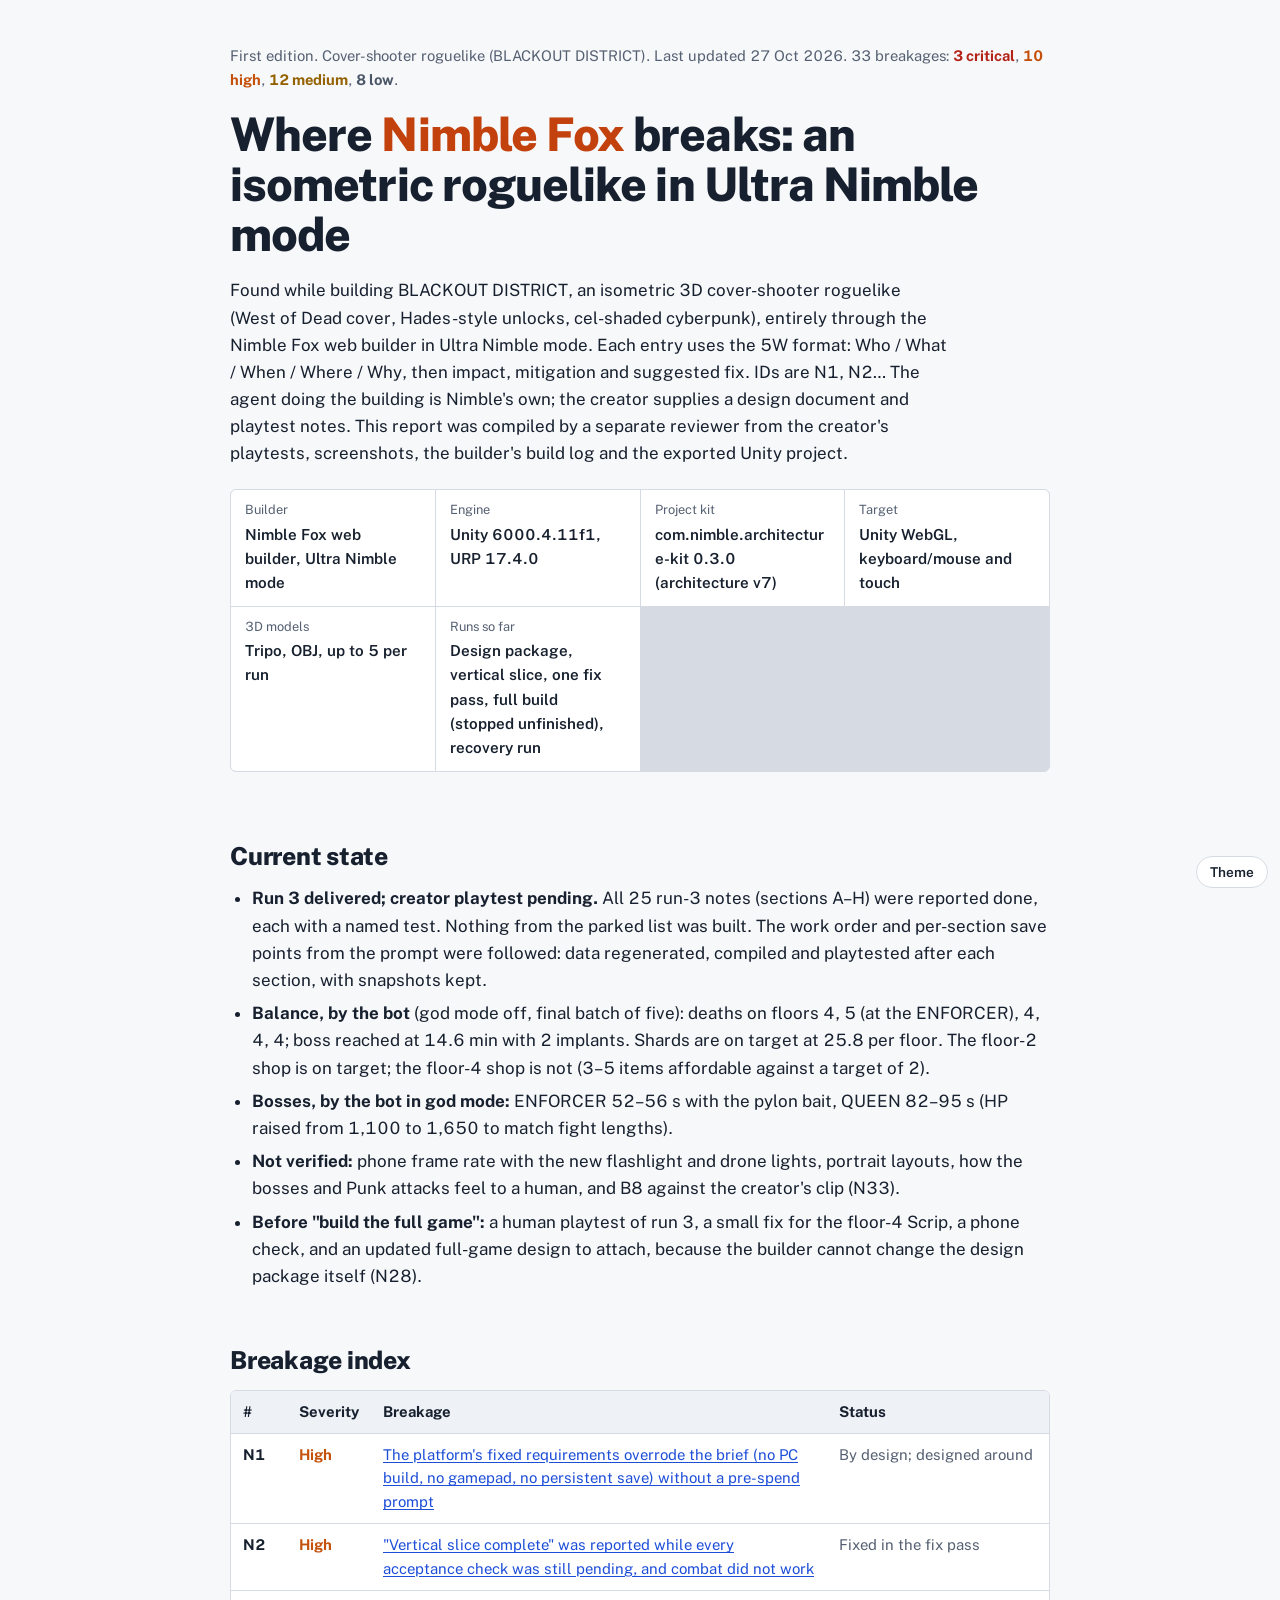
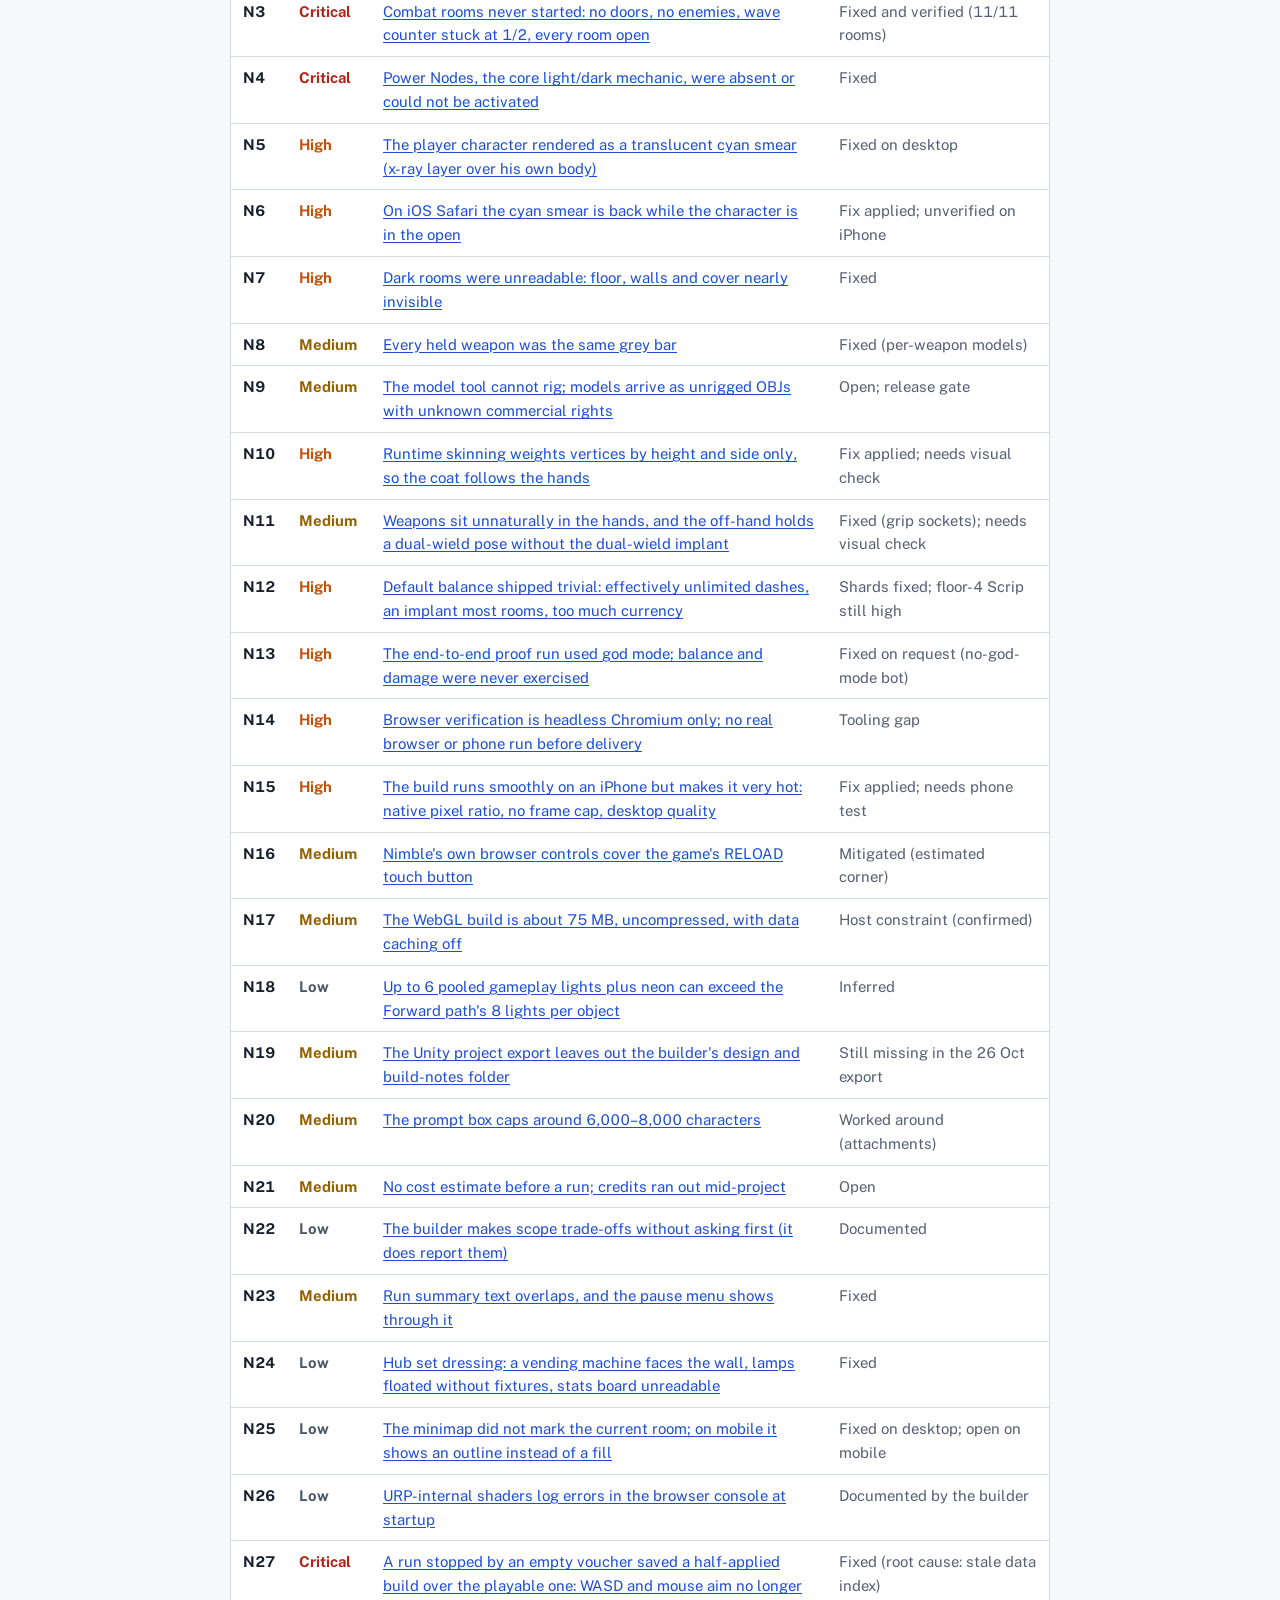
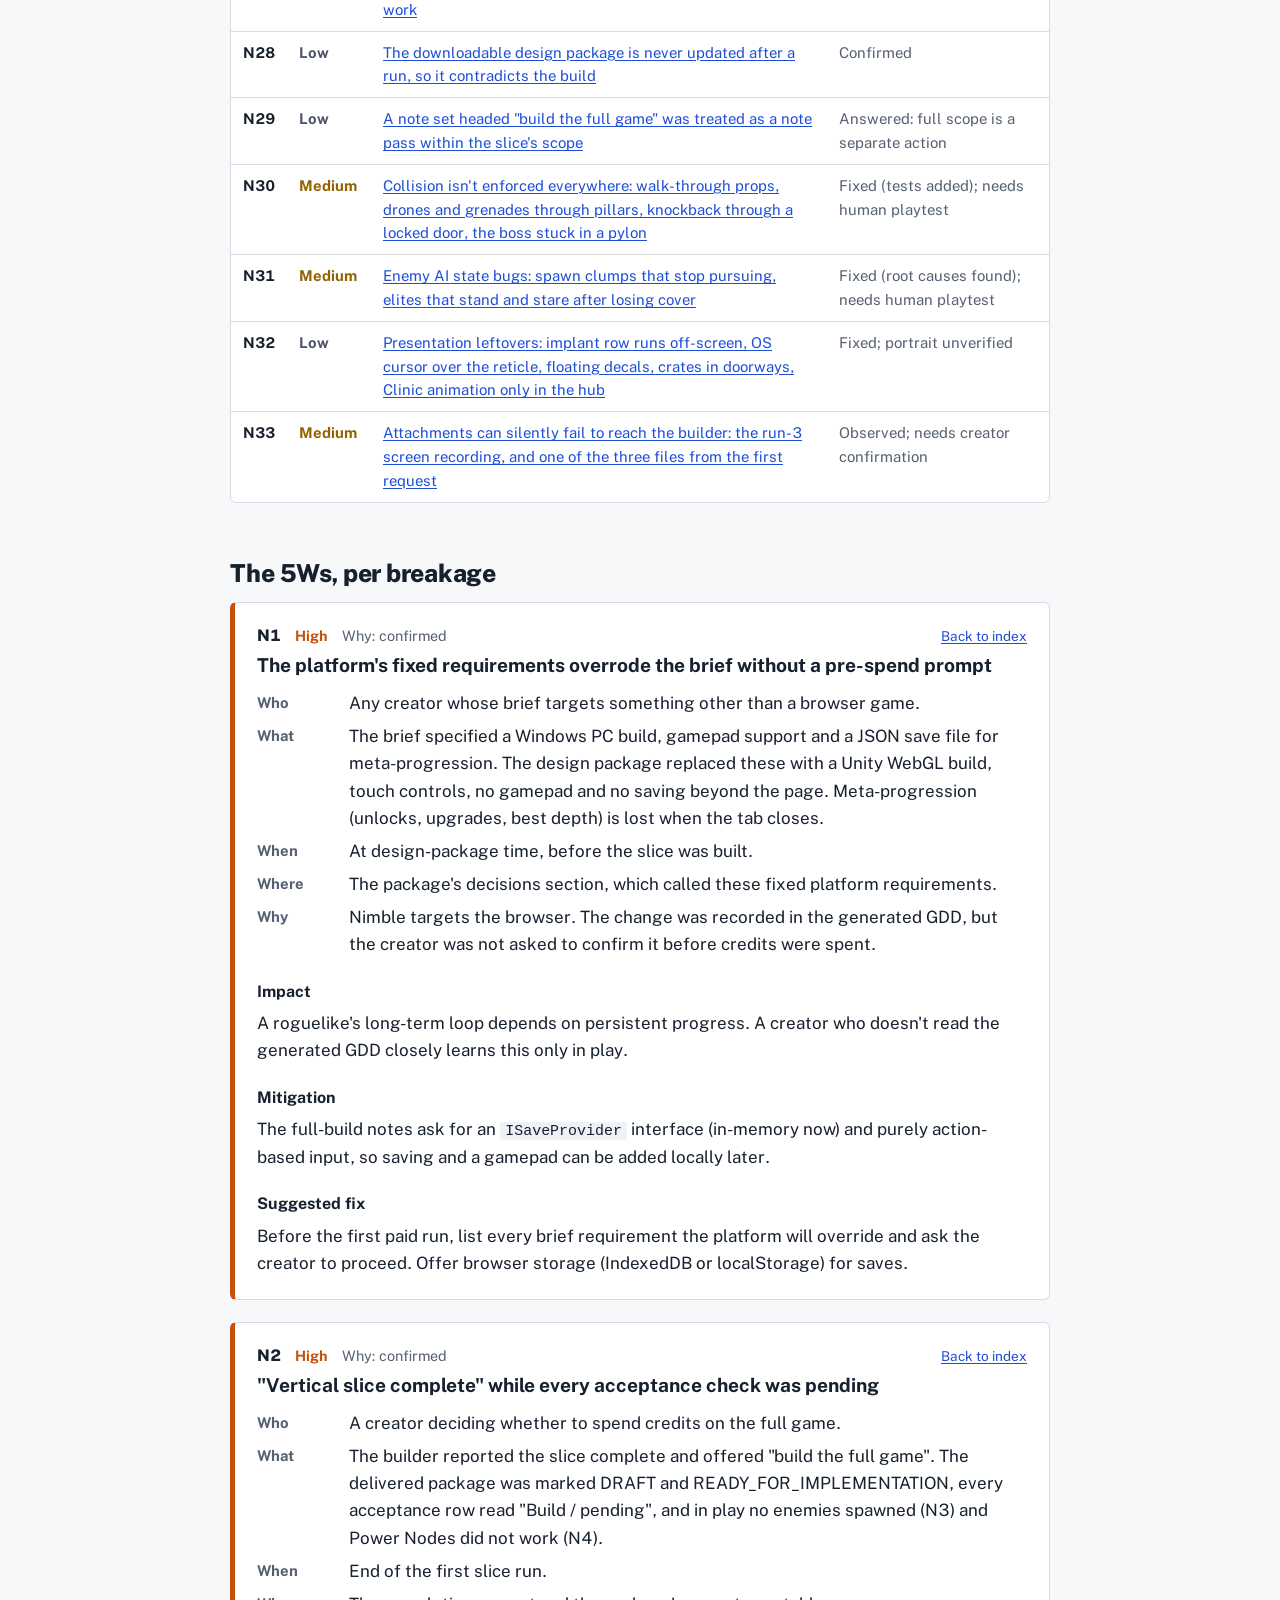
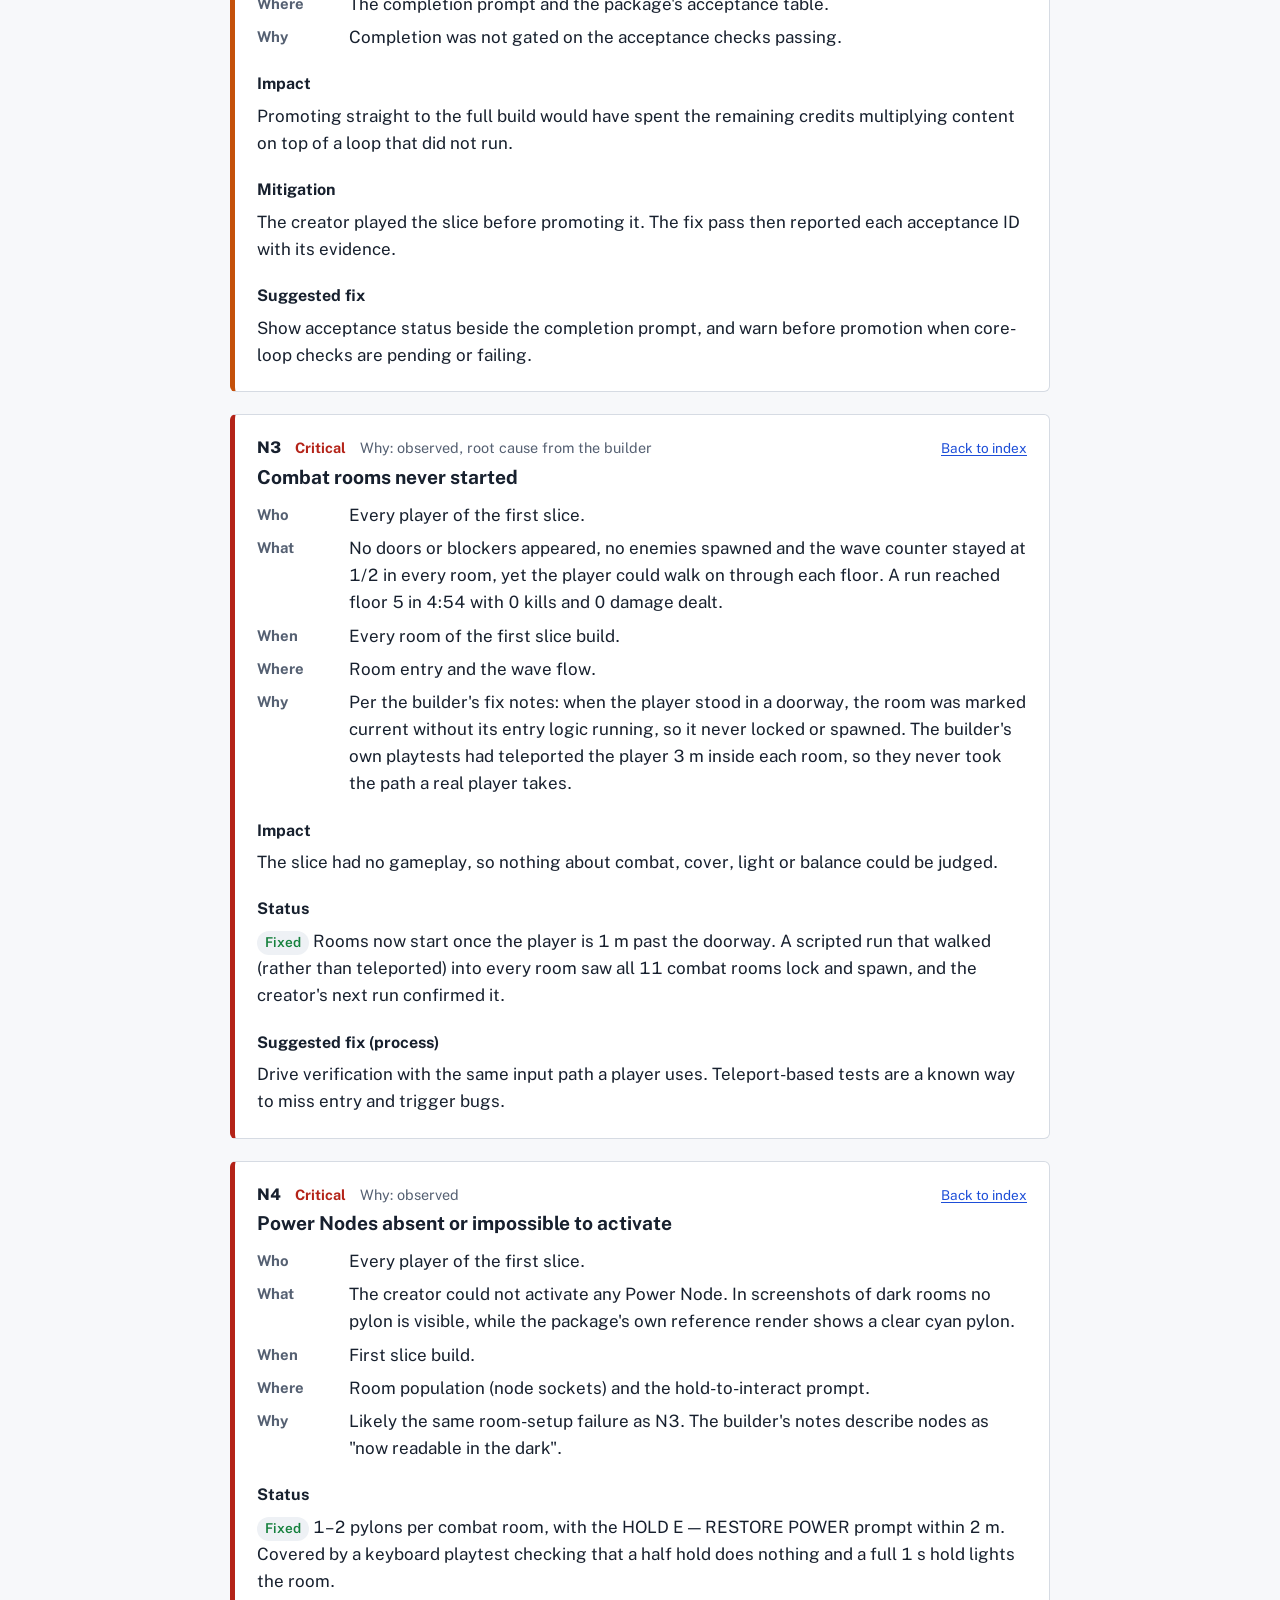
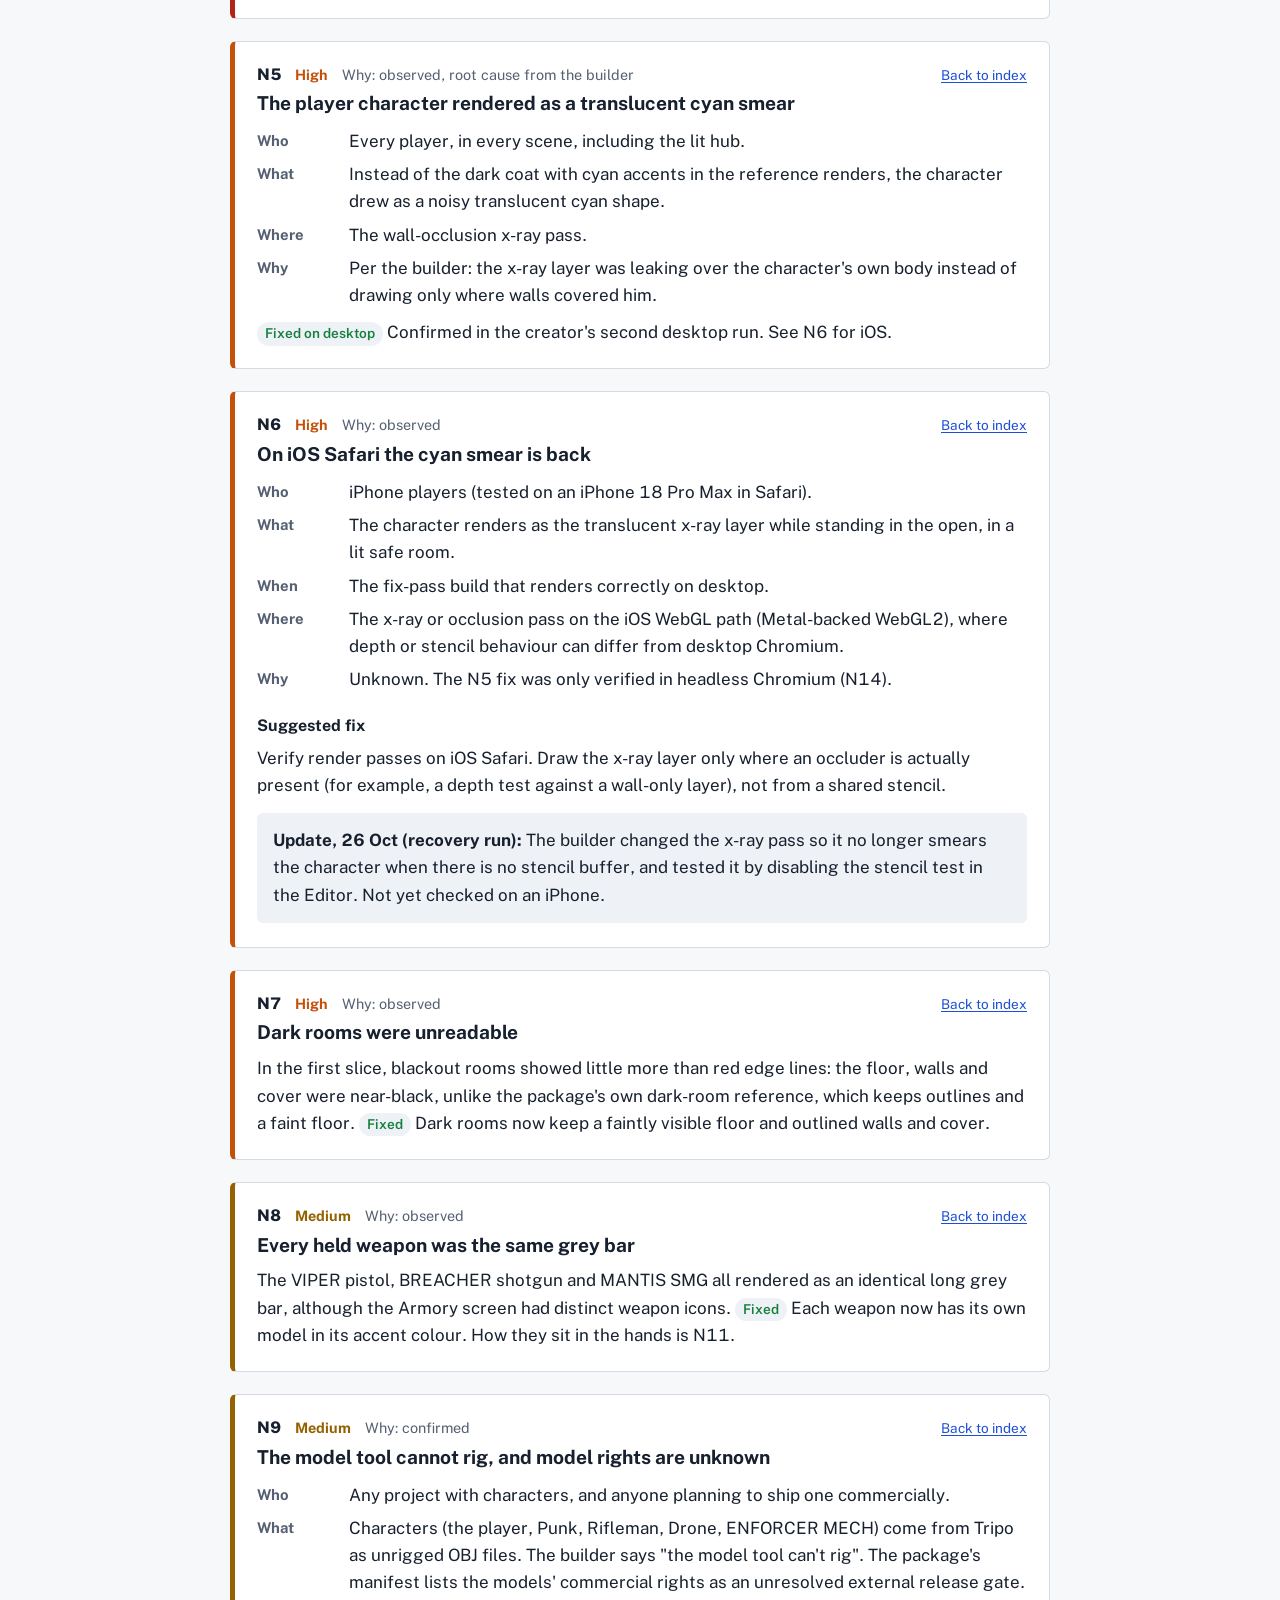
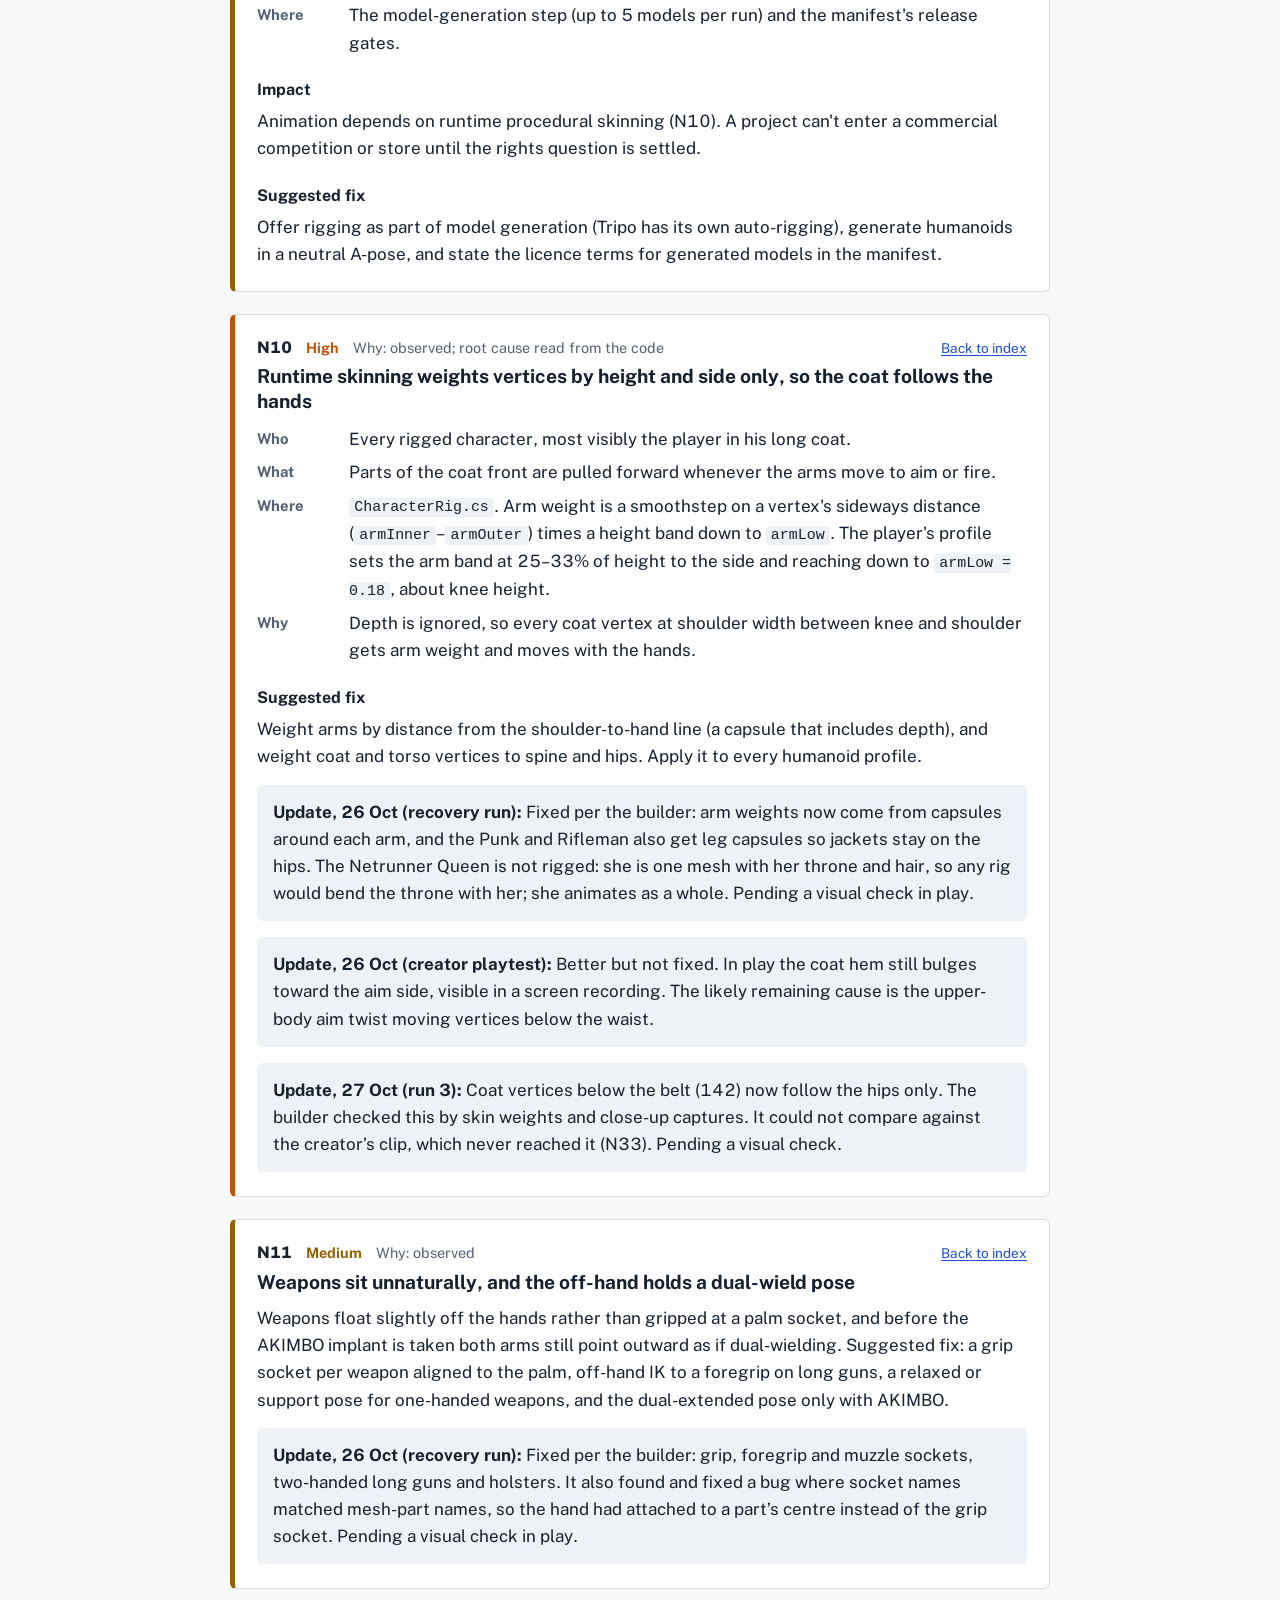
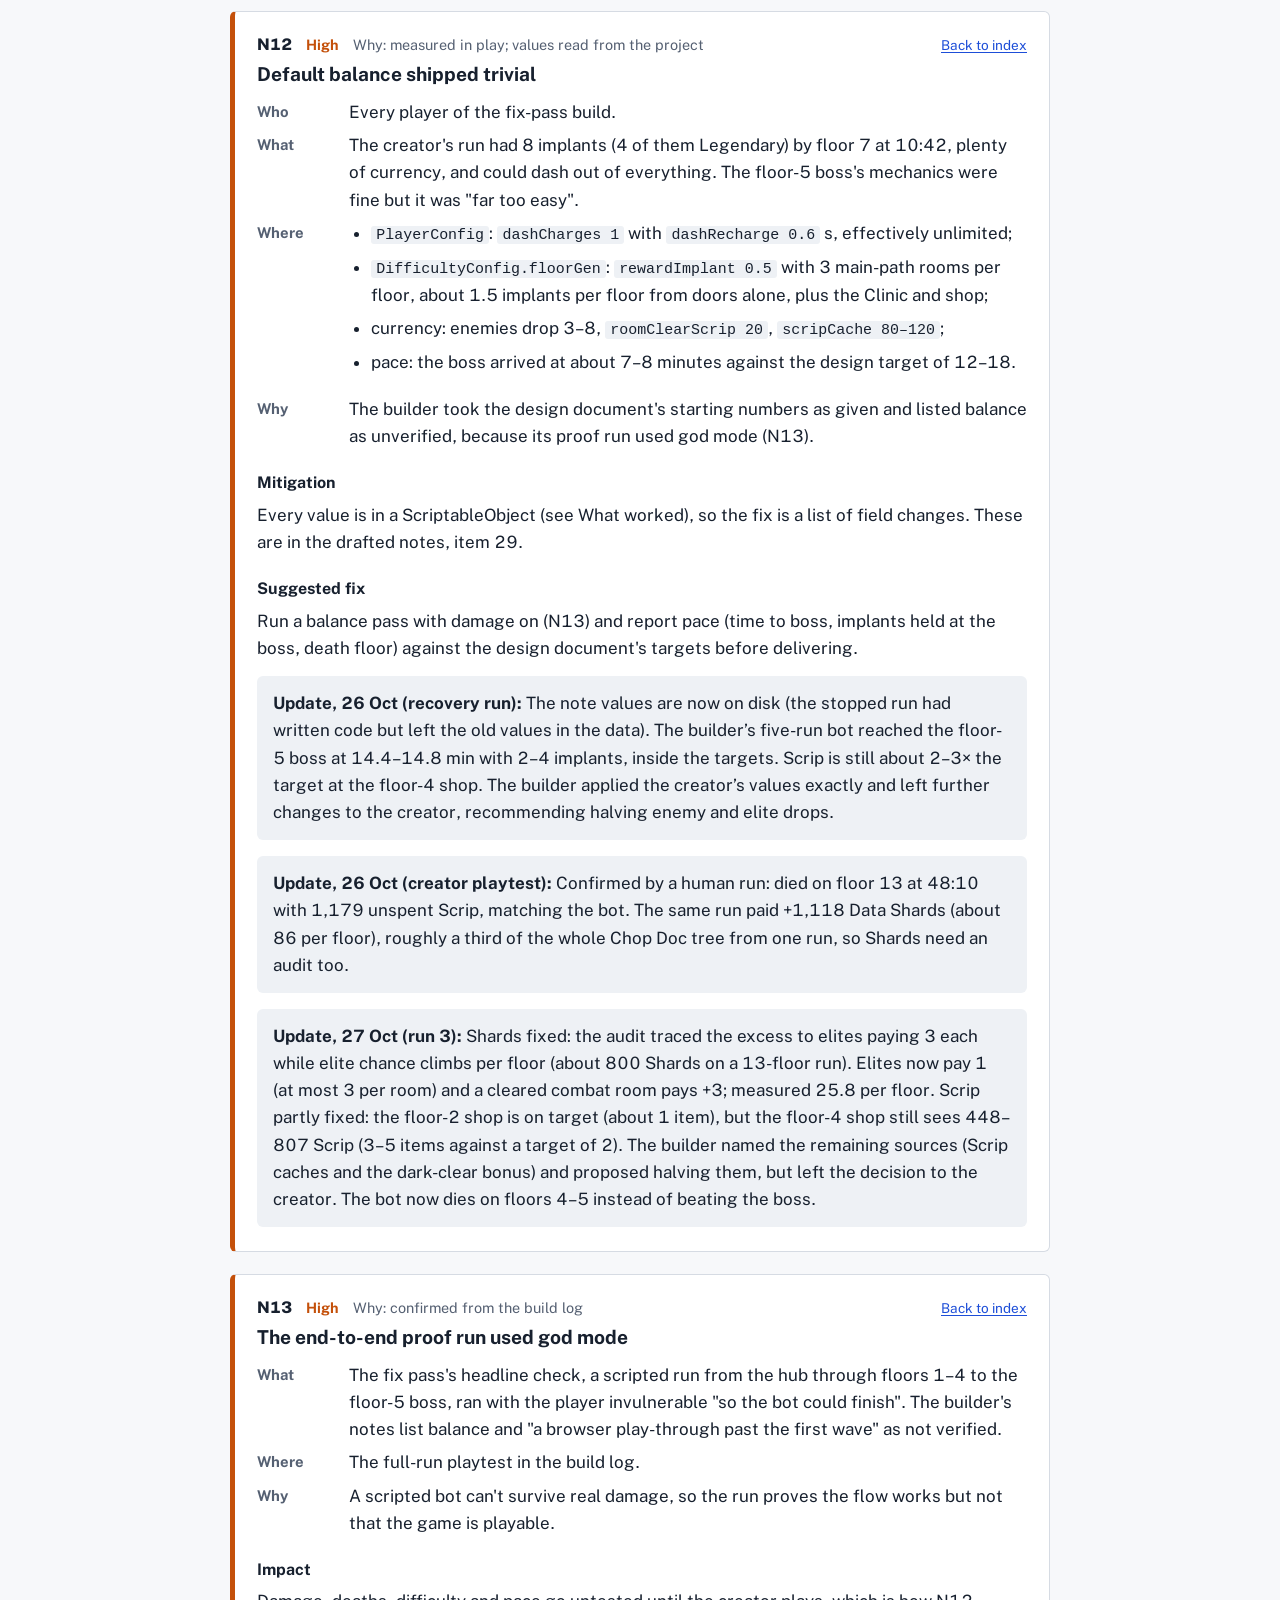
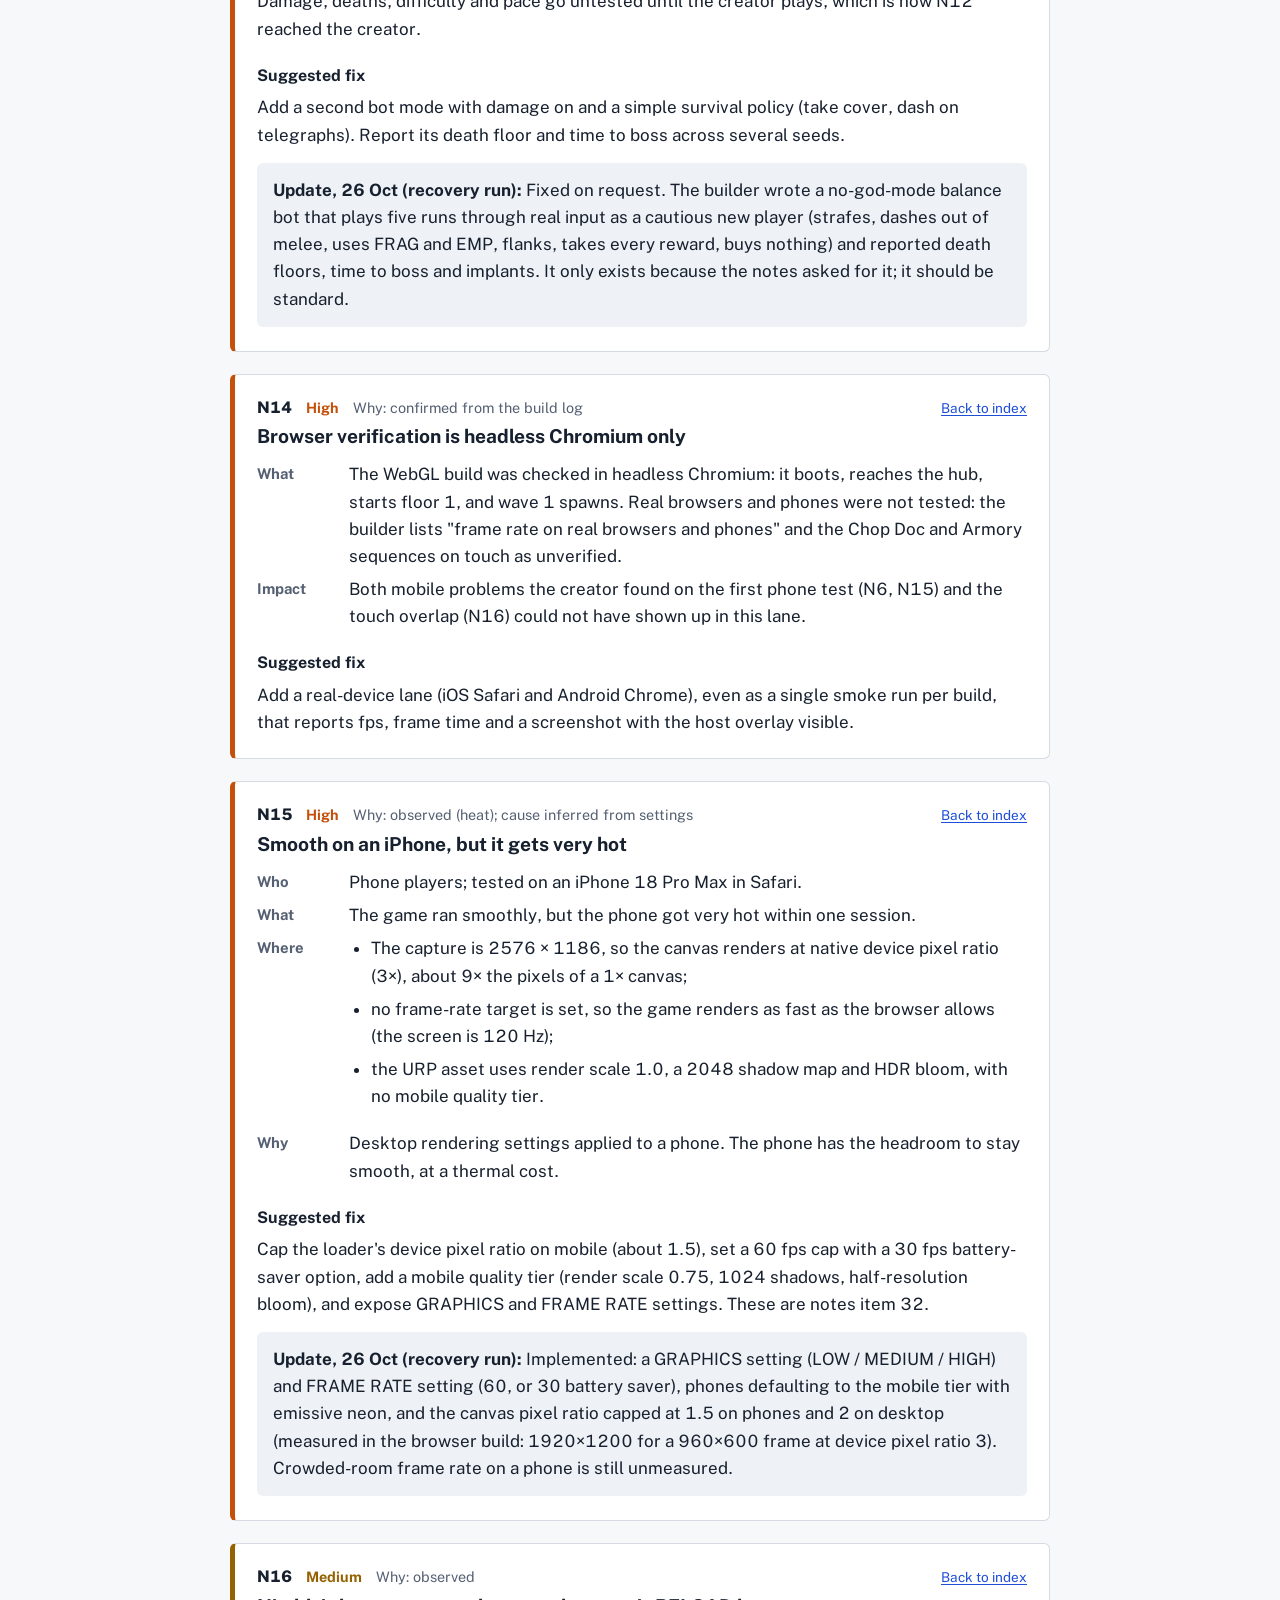
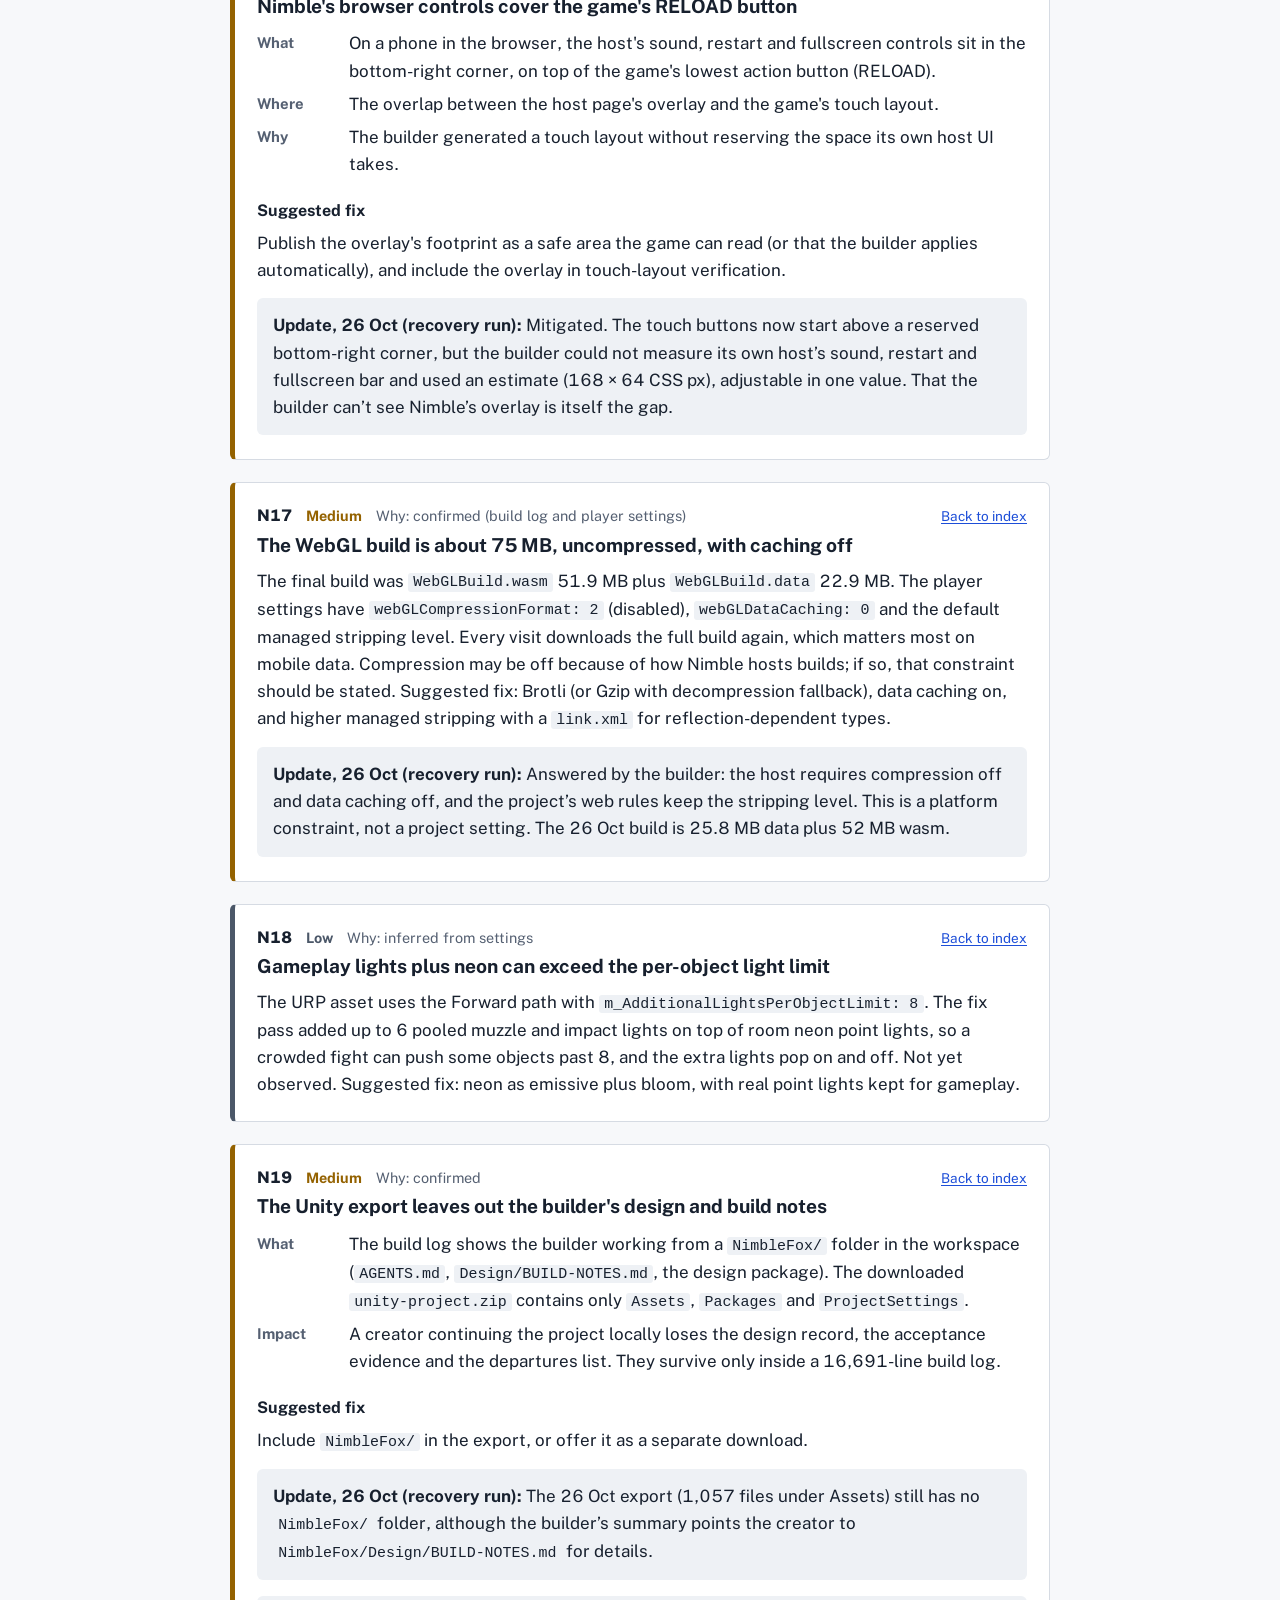
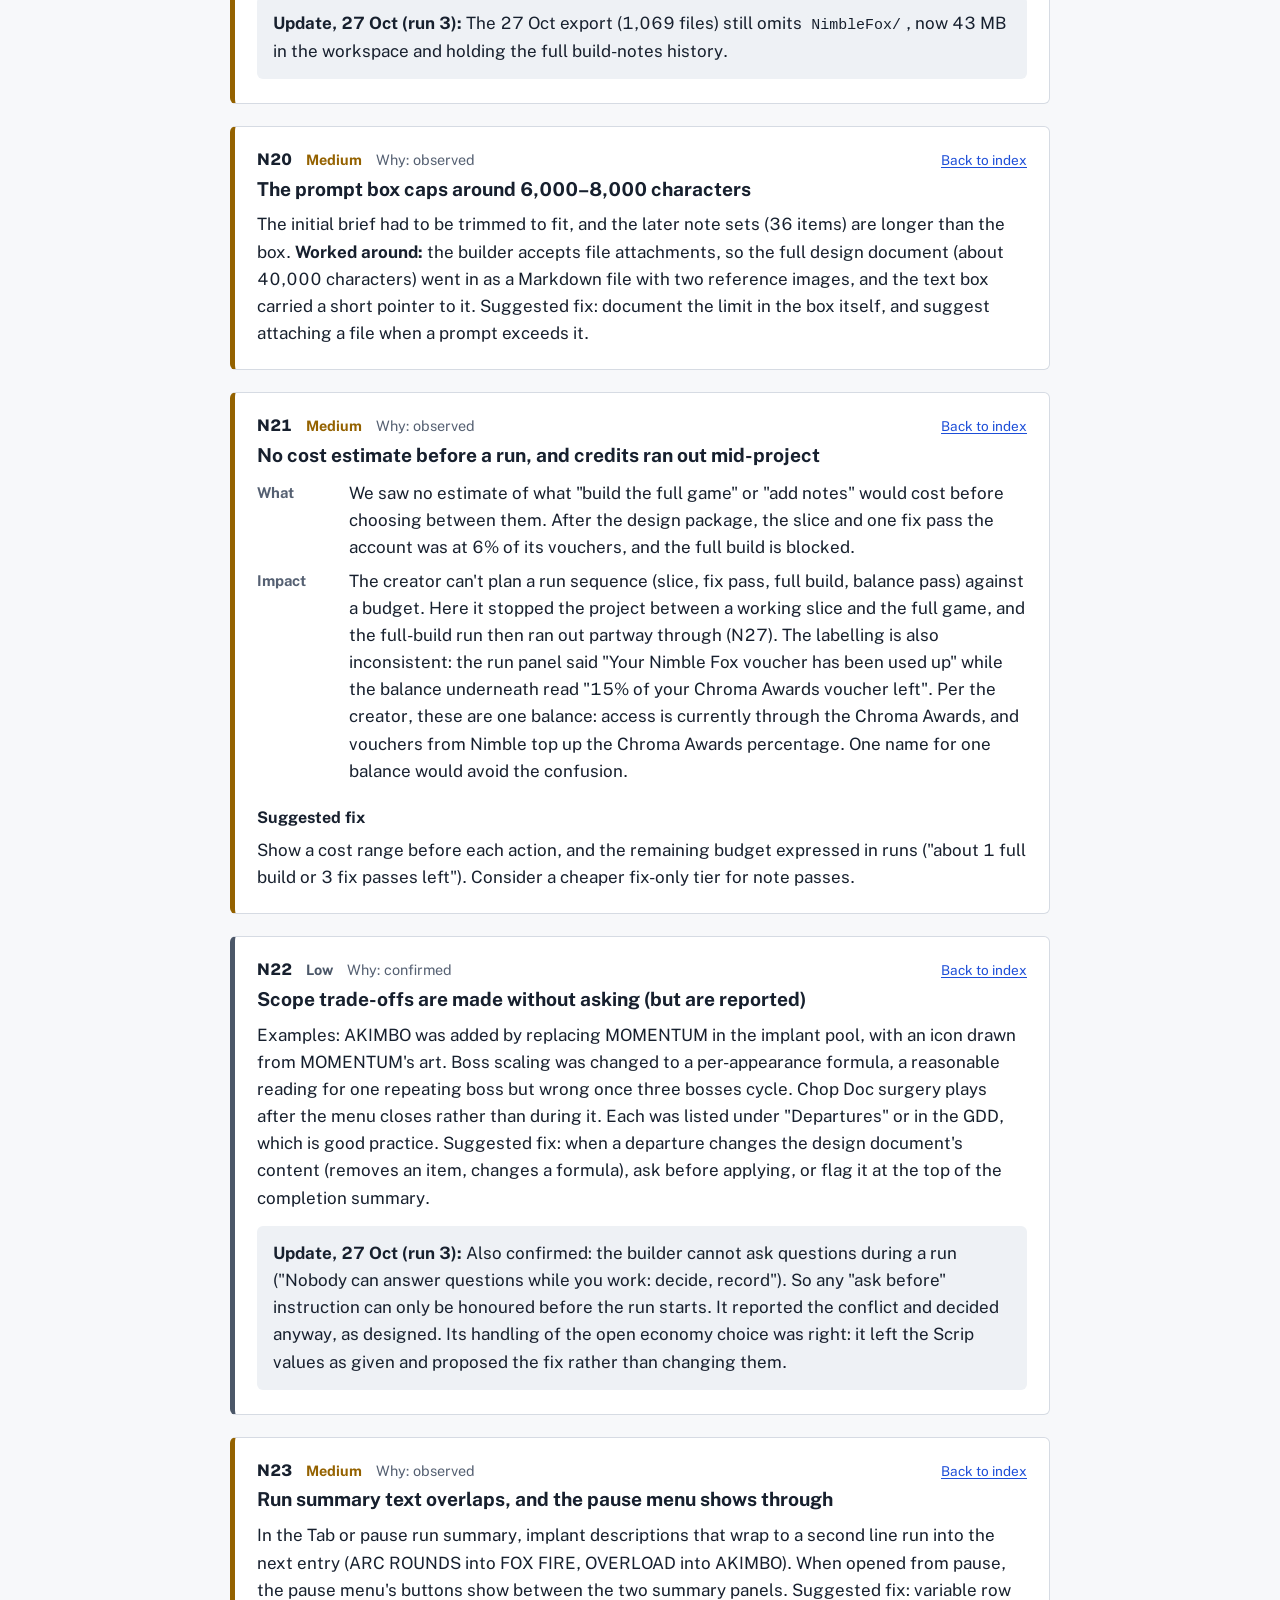
<file: archive/2026-10-27-handwritten.html>
<!doctype html>
<html lang="en">
<head>
<meta charset="utf-8">
<meta name="viewport" content="width=device-width, initial-scale=1, viewport-fit=cover">
<title>Nimble Fox Breakage Report: Ultra Nimble edition</title>
<link rel="preconnect" href="https://fonts.googleapis.com">
<link rel="preconnect" href="https://fonts.gstatic.com" crossorigin>
<link href="https://fonts.googleapis.com/css2?family=Public+Sans:ital,wght@0,400;0,600;0,700;0,800;1,400&display=swap" rel="stylesheet">
<style>
:root{
  --bg:#F7F8FA; --surface:#FFFFFF; --sunk:#EEF1F5; --ink:#17202E; --muted:#556072; --rule:#D6DBE3;
  --link:#1D4ED8; --fox:#C2410C;
  --crit:#B42318; --high:#C4500A; --med:#946200; --low:#4B5768;
  --ok:#15803D;
  color-scheme:light;
}
@media (prefers-color-scheme:dark){
  :root:not([data-theme="light"]){
    --bg:#10141B; --surface:#171D27; --sunk:#1E2633; --ink:#E6EAF0; --muted:#9AA6B8; --rule:#2C3646;
    --link:#7AA7FF; --fox:#FB8B4B;
    --crit:#FF6B5E; --high:#FF9550; --med:#E7B53C; --low:#A5B1C2; --ok:#4ADE80;
    color-scheme:dark;
  }
}
:root[data-theme="dark"]{
  --bg:#10141B; --surface:#171D27; --sunk:#1E2633; --ink:#E6EAF0; --muted:#9AA6B8; --rule:#2C3646;
  --link:#7AA7FF; --fox:#FB8B4B;
  --crit:#FF6B5E; --high:#FF9550; --med:#E7B53C; --low:#A5B1C2; --ok:#4ADE80;
  color-scheme:dark;
}
:root{box-sizing:border-box;padding-top:env(safe-area-inset-top,0px);padding-bottom:env(safe-area-inset-bottom,0px)}
*,*::before,*::after{box-sizing:inherit}
html{scroll-padding-top:calc(env(safe-area-inset-top,0px) + 16px);-webkit-text-size-adjust:100%}
body{margin:0;background:var(--bg);color:var(--ink);font-family:"Public Sans",system-ui,-apple-system,"Segoe UI",Roboto,sans-serif;font-size:17px;line-height:1.6;font-variant-numeric:tabular-nums}
a{color:var(--link);text-underline-offset:2px}
a:focus-visible,summary:focus-visible{outline:2px solid var(--link);outline-offset:2px;border-radius:2px}
code{font-family:ui-monospace,SFMono-Regular,Menlo,Consolas,monospace;font-size:.88em;background:var(--sunk);padding:.08em .35em;border-radius:3px;overflow-wrap:anywhere}
.wrap{max-width:860px;margin:0 auto;padding:0 20px 80px}
header.top{padding:44px 0 8px}
.edition{color:var(--muted);font-size:.92rem;margin:0 0 18px}
h1{font-size:clamp(2rem,5vw,2.9rem);line-height:1.08;font-weight:800;letter-spacing:-.02em;margin:0 0 18px}
h1 .fox{color:var(--fox)}
h2{font-size:1.55rem;line-height:1.2;font-weight:800;margin:56px 0 14px;letter-spacing:-.01em}
h3{font-size:1.2rem;line-height:1.3;font-weight:700;margin:0 0 10px}
h4{font-size:1rem;font-weight:700;margin:20px 0 6px}
p{margin:0 0 14px}
ul,ol{margin:0 0 14px;padding-left:1.3em}
li{margin:0 0 6px}
li>ul{margin-top:6px}
.lede{font-size:1.06rem;max-width:72ch}
.facts{display:grid;grid-template-columns:repeat(auto-fit,minmax(190px,1fr));gap:1px;background:var(--rule);border:1px solid var(--rule);border-radius:6px;overflow:hidden;margin:22px 0 6px}
.facts div{background:var(--surface);padding:10px 14px}
.facts dt{font-size:.8rem;color:var(--muted);margin:0}
.facts dd{margin:2px 0 0;font-weight:600;font-size:.95rem;overflow-wrap:anywhere}
.tally{display:flex;flex-wrap:wrap;gap:8px 18px;margin:16px 0 0;font-size:.95rem;color:var(--muted)}
.tally b{color:var(--ink)}
.sev{font-weight:700}
.sev.c{color:var(--crit)} .sev.h{color:var(--high)} .sev.m{color:var(--med)} .sev.l{color:var(--low)}
.tablewrap{overflow-x:auto;border:1px solid var(--rule);border-radius:6px;background:var(--surface)}
table{border-collapse:collapse;width:100%;font-size:.93rem}
th,td{text-align:left;vertical-align:top;padding:9px 12px;border-bottom:1px solid var(--rule)}
th{font-weight:700;background:var(--sunk);white-space:nowrap}
tr:last-child td{border-bottom:0}
td.id{font-weight:700;white-space:nowrap}
td.st{color:var(--muted);min-width:150px}
.card{background:var(--surface);border:1px solid var(--rule);border-left:5px solid var(--low);border-radius:6px;padding:20px 22px 8px;margin:0 0 22px}
.card.c{border-left-color:var(--crit)} .card.h{border-left-color:var(--high)} .card.m{border-left-color:var(--med)} .card.l{border-left-color:var(--low)}
.cardhead{display:flex;flex-wrap:wrap;align-items:baseline;gap:6px 14px;margin:0 0 4px;font-size:.9rem}
.cardhead .num{font-weight:800;font-size:1rem}
.cardhead .why{color:var(--muted)}
.cardhead .back{margin-left:auto;font-size:.85rem}
.status{display:inline-block;font-size:.85rem;font-weight:600;padding:1px 8px;border-radius:999px;background:var(--sunk);color:var(--muted)}
.status.fixed{color:var(--ok)}
dl.w{display:grid;grid-template-columns:76px 1fr;gap:6px 16px;margin:12px 0 10px}
dl.w dt{font-weight:700;color:var(--muted);font-size:.93rem;padding-top:1px}
dl.w dd{margin:0}
@media (max-width:560px){dl.w{grid-template-columns:1fr;gap:0}dl.w dt{margin-top:8px}}
.note{background:var(--sunk);border-radius:6px;padding:14px 16px;margin:0 0 16px}
.ranked li{margin-bottom:10px}
footer{color:var(--muted);font-size:.9rem;border-top:1px solid var(--rule);margin-top:56px;padding-top:18px}
.themebtn{position:fixed;right:max(12px,env(safe-area-inset-right,0px));bottom:calc(12px + env(safe-area-inset-bottom,0px));font:600 .85rem "Public Sans",system-ui,sans-serif;background:var(--surface);color:var(--ink);border:1px solid var(--rule);border-radius:999px;padding:7px 13px;cursor:pointer}
@media print{.themebtn,.back{display:none}.card{break-inside:avoid}}
</style>
</head>
<body>
<div class="wrap">

<header class="top">
<p class="edition">First edition. Cover-shooter roguelike (BLACKOUT DISTRICT). Last updated 27 Oct 2026. 33 breakages: <span class="sev c">3 critical</span>, <span class="sev h">10 high</span>, <span class="sev m">12 medium</span>, <span class="sev l">8 low</span>.</p>
<h1>Where <span class="fox">Nimble Fox</span> breaks: an isometric roguelike in Ultra Nimble mode</h1>
<p class="lede">Found while building BLACKOUT DISTRICT, an isometric 3D cover-shooter roguelike (West of Dead cover, Hades-style unlocks, cel-shaded cyberpunk), entirely through the Nimble Fox web builder in Ultra Nimble mode. Each entry uses the 5W format: Who / What / When / Where / Why, then impact, mitigation and suggested fix. IDs are N1, N2… The agent doing the building is Nimble's own; the creator supplies a design document and playtest notes. This report was compiled by a separate reviewer from the creator's playtests, screenshots, the builder's build log and the exported Unity project.</p>

<dl class="facts">
  <div><dt>Builder</dt><dd>Nimble Fox web builder, Ultra Nimble mode</dd></div>
  <div><dt>Engine</dt><dd>Unity 6000.4.11f1, URP 17.4.0</dd></div>
  <div><dt>Project kit</dt><dd>com.nimble.architecture-kit 0.3.0 (architecture v7)</dd></div>
  <div><dt>Target</dt><dd>Unity WebGL, keyboard/mouse and touch</dd></div>
  <div><dt>3D models</dt><dd>Tripo, OBJ, up to 5 per run</dd></div>
  <div><dt>Runs so far</dt><dd>Design package, vertical slice, one fix pass, full build (stopped unfinished), recovery run</dd></div>
</dl>
</header>

<h2 id="state">Current state</h2>
<ul>
  <li><strong>Run 3 delivered; creator playtest pending.</strong> All 25 run-3 notes (sections A–H) were reported done, each with a named test. Nothing from the parked list was built. The work order and per-section save points from the prompt were followed: data regenerated, compiled and playtested after each section, with snapshots kept.</li>
  <li><strong>Balance, by the bot</strong> (god mode off, final batch of five): deaths on floors 4, 5 (at the ENFORCER), 4, 4, 4; boss reached at 14.6 min with 2 implants. Shards are on target at 25.8 per floor. The floor-2 shop is on target; the floor-4 shop is not (3–5 items affordable against a target of 2).</li>
  <li><strong>Bosses, by the bot in god mode:</strong> ENFORCER 52–56 s with the pylon bait, QUEEN 82–95 s (HP raised from 1,100 to 1,650 to match fight lengths).</li>
  <li><strong>Not verified:</strong> phone frame rate with the new flashlight and drone lights, portrait layouts, how the bosses and Punk attacks feel to a human, and B8 against the creator's clip (N33).</li>
  <li><strong>Before "build the full game":</strong> a human playtest of run 3, a small fix for the floor-4 Scrip, a phone check, and an updated full-game design to attach, because the builder cannot change the design package itself (N28).</li>
</ul>

<h2 id="index">Breakage index</h2>
<div class="tablewrap">
<table>
<thead><tr><th>#</th><th>Severity</th><th>Breakage</th><th>Status</th></tr></thead>
<tbody>
<tr><td class="id">N1</td><td class="sev h">High</td><td><a href="#n1">The platform's fixed requirements overrode the brief (no PC build, no gamepad, no persistent save) without a pre-spend prompt</a></td><td class="st">By design; designed around</td></tr>
<tr><td class="id">N2</td><td class="sev h">High</td><td><a href="#n2">"Vertical slice complete" was reported while every acceptance check was still pending, and combat did not work</a></td><td class="st">Fixed in the fix pass</td></tr>
<tr><td class="id">N3</td><td class="sev c">Critical</td><td><a href="#n3">Combat rooms never started: no doors, no enemies, wave counter stuck at 1/2, every room open</a></td><td class="st">Fixed and verified (11/11 rooms)</td></tr>
<tr><td class="id">N4</td><td class="sev c">Critical</td><td><a href="#n4">Power Nodes, the core light/dark mechanic, were absent or could not be activated</a></td><td class="st">Fixed</td></tr>
<tr><td class="id">N5</td><td class="sev h">High</td><td><a href="#n5">The player character rendered as a translucent cyan smear (x-ray layer over his own body)</a></td><td class="st">Fixed on desktop</td></tr>
<tr><td class="id">N6</td><td class="sev h">High</td><td><a href="#n6">On iOS Safari the cyan smear is back while the character is in the open</a></td><td class="st">Fix applied; unverified on iPhone</td></tr>
<tr><td class="id">N7</td><td class="sev h">High</td><td><a href="#n7">Dark rooms were unreadable: floor, walls and cover nearly invisible</a></td><td class="st">Fixed</td></tr>
<tr><td class="id">N8</td><td class="sev m">Medium</td><td><a href="#n8">Every held weapon was the same grey bar</a></td><td class="st">Fixed (per-weapon models)</td></tr>
<tr><td class="id">N9</td><td class="sev m">Medium</td><td><a href="#n9">The model tool cannot rig; models arrive as unrigged OBJs with unknown commercial rights</a></td><td class="st">Open; release gate</td></tr>
<tr><td class="id">N10</td><td class="sev h">High</td><td><a href="#n10">Runtime skinning weights vertices by height and side only, so the coat follows the hands</a></td><td class="st">Fix applied; needs visual check</td></tr>
<tr><td class="id">N11</td><td class="sev m">Medium</td><td><a href="#n11">Weapons sit unnaturally in the hands, and the off-hand holds a dual-wield pose without the dual-wield implant</a></td><td class="st">Fixed (grip sockets); needs visual check</td></tr>
<tr><td class="id">N12</td><td class="sev h">High</td><td><a href="#n12">Default balance shipped trivial: effectively unlimited dashes, an implant most rooms, too much currency</a></td><td class="st">Shards fixed; floor-4 Scrip still high</td></tr>
<tr><td class="id">N13</td><td class="sev h">High</td><td><a href="#n13">The end-to-end proof run used god mode; balance and damage were never exercised</a></td><td class="st">Fixed on request (no-god-mode bot)</td></tr>
<tr><td class="id">N14</td><td class="sev h">High</td><td><a href="#n14">Browser verification is headless Chromium only; no real browser or phone run before delivery</a></td><td class="st">Tooling gap</td></tr>
<tr><td class="id">N15</td><td class="sev h">High</td><td><a href="#n15">The build runs smoothly on an iPhone but makes it very hot: native pixel ratio, no frame cap, desktop quality</a></td><td class="st">Fix applied; needs phone test</td></tr>
<tr><td class="id">N16</td><td class="sev m">Medium</td><td><a href="#n16">Nimble's own browser controls cover the game's RELOAD touch button</a></td><td class="st">Mitigated (estimated corner)</td></tr>
<tr><td class="id">N17</td><td class="sev m">Medium</td><td><a href="#n17">The WebGL build is about 75 MB, uncompressed, with data caching off</a></td><td class="st">Host constraint (confirmed)</td></tr>
<tr><td class="id">N18</td><td class="sev l">Low</td><td><a href="#n18">Up to 6 pooled gameplay lights plus neon can exceed the Forward path's 8 lights per object</a></td><td class="st">Inferred</td></tr>
<tr><td class="id">N19</td><td class="sev m">Medium</td><td><a href="#n19">The Unity project export leaves out the builder's design and build-notes folder</a></td><td class="st">Still missing in the 26 Oct export</td></tr>
<tr><td class="id">N20</td><td class="sev m">Medium</td><td><a href="#n20">The prompt box caps around 6,000–8,000 characters</a></td><td class="st">Worked around (attachments)</td></tr>
<tr><td class="id">N21</td><td class="sev m">Medium</td><td><a href="#n21">No cost estimate before a run; credits ran out mid-project</a></td><td class="st">Open</td></tr>
<tr><td class="id">N22</td><td class="sev l">Low</td><td><a href="#n22">The builder makes scope trade-offs without asking first (it does report them)</a></td><td class="st">Documented</td></tr>
<tr><td class="id">N23</td><td class="sev m">Medium</td><td><a href="#n23">Run summary text overlaps, and the pause menu shows through it</a></td><td class="st">Fixed</td></tr>
<tr><td class="id">N24</td><td class="sev l">Low</td><td><a href="#n24">Hub set dressing: a vending machine faces the wall, lamps floated without fixtures, stats board unreadable</a></td><td class="st">Fixed</td></tr>
<tr><td class="id">N25</td><td class="sev l">Low</td><td><a href="#n25">The minimap did not mark the current room; on mobile it shows an outline instead of a fill</a></td><td class="st">Fixed on desktop; open on mobile</td></tr>
<tr><td class="id">N26</td><td class="sev l">Low</td><td><a href="#n26">URP-internal shaders log errors in the browser console at startup</a></td><td class="st">Documented by the builder</td></tr>
<tr><td class="id">N27</td><td class="sev c">Critical</td><td><a href="#n27">A run stopped by an empty voucher saved a half-applied build over the playable one: WASD and mouse aim no longer work</a></td><td class="st">Fixed (root cause: stale data index)</td></tr>
<tr><td class="id">N28</td><td class="sev l">Low</td><td><a href="#n28">The downloadable design package is never updated after a run, so it contradicts the build</a></td><td class="st">Confirmed</td></tr>
<tr><td class="id">N29</td><td class="sev l">Low</td><td><a href="#n29">A note set headed "build the full game" was treated as a note pass within the slice's scope</a></td><td class="st">Answered: full scope is a separate action</td></tr>
<tr><td class="id">N30</td><td class="sev m">Medium</td><td><a href="#n30">Collision isn't enforced everywhere: walk-through props, drones and grenades through pillars, knockback through a locked door, the boss stuck in a pylon</a></td><td class="st">Fixed (tests added); needs human playtest</td></tr>
<tr><td class="id">N31</td><td class="sev m">Medium</td><td><a href="#n31">Enemy AI state bugs: spawn clumps that stop pursuing, elites that stand and stare after losing cover</a></td><td class="st">Fixed (root causes found); needs human playtest</td></tr>
<tr><td class="id">N32</td><td class="sev l">Low</td><td><a href="#n32">Presentation leftovers: implant row runs off-screen, OS cursor over the reticle, floating decals, crates in doorways, Clinic animation only in the hub</a></td><td class="st">Fixed; portrait unverified</td></tr>
<tr><td class="id">N33</td><td class="sev m">Medium</td><td><a href="#n33">Attachments can silently fail to reach the builder: the run-3 screen recording, and one of the three files from the first request</a></td><td class="st">Observed; needs creator confirmation</td></tr>
</tbody>
</table>
</div>

<h2 id="cards">The 5Ws, per breakage</h2>

<article class="card h" id="n1">
<div class="cardhead"><span class="num">N1</span><span class="sev h">High</span><span class="why">Why: confirmed</span><a class="back" href="#index">Back to index</a></div>
<h3>The platform's fixed requirements overrode the brief without a pre-spend prompt</h3>
<dl class="w">
<dt>Who</dt><dd>Any creator whose brief targets something other than a browser game.</dd>
<dt>What</dt><dd>The brief specified a Windows PC build, gamepad support and a JSON save file for meta-progression. The design package replaced these with a Unity WebGL build, touch controls, no gamepad and no saving beyond the page. Meta-progression (unlocks, upgrades, best depth) is lost when the tab closes.</dd>
<dt>When</dt><dd>At design-package time, before the slice was built.</dd>
<dt>Where</dt><dd>The package's decisions section, which called these fixed platform requirements.</dd>
<dt>Why</dt><dd>Nimble targets the browser. The change was recorded in the generated GDD, but the creator was not asked to confirm it before credits were spent.</dd>
</dl>
<h4>Impact</h4>
<p>A roguelike's long-term loop depends on persistent progress. A creator who doesn't read the generated GDD closely learns this only in play.</p>
<h4>Mitigation</h4>
<p>The full-build notes ask for an <code>ISaveProvider</code> interface (in-memory now) and purely action-based input, so saving and a gamepad can be added locally later.</p>
<h4>Suggested fix</h4>
<p>Before the first paid run, list every brief requirement the platform will override and ask the creator to proceed. Offer browser storage (IndexedDB or localStorage) for saves.</p>
</article>

<article class="card h" id="n2">
<div class="cardhead"><span class="num">N2</span><span class="sev h">High</span><span class="why">Why: confirmed</span><a class="back" href="#index">Back to index</a></div>
<h3>"Vertical slice complete" while every acceptance check was pending</h3>
<dl class="w">
<dt>Who</dt><dd>A creator deciding whether to spend credits on the full game.</dd>
<dt>What</dt><dd>The builder reported the slice complete and offered "build the full game". The delivered package was marked DRAFT and READY_FOR_IMPLEMENTATION, every acceptance row read "Build / pending", and in play no enemies spawned (N3) and Power Nodes did not work (N4).</dd>
<dt>When</dt><dd>End of the first slice run.</dd>
<dt>Where</dt><dd>The completion prompt and the package's acceptance table.</dd>
<dt>Why</dt><dd>Completion was not gated on the acceptance checks passing.</dd>
</dl>
<h4>Impact</h4>
<p>Promoting straight to the full build would have spent the remaining credits multiplying content on top of a loop that did not run.</p>
<h4>Mitigation</h4>
<p>The creator played the slice before promoting it. The fix pass then reported each acceptance ID with its evidence.</p>
<h4>Suggested fix</h4>
<p>Show acceptance status beside the completion prompt, and warn before promotion when core-loop checks are pending or failing.</p>
</article>

<article class="card c" id="n3">
<div class="cardhead"><span class="num">N3</span><span class="sev c">Critical</span><span class="why">Why: observed, root cause from the builder</span><a class="back" href="#index">Back to index</a></div>
<h3>Combat rooms never started</h3>
<dl class="w">
<dt>Who</dt><dd>Every player of the first slice.</dd>
<dt>What</dt><dd>No doors or blockers appeared, no enemies spawned and the wave counter stayed at 1/2 in every room, yet the player could walk on through each floor. A run reached floor 5 in 4:54 with 0 kills and 0 damage dealt.</dd>
<dt>When</dt><dd>Every room of the first slice build.</dd>
<dt>Where</dt><dd>Room entry and the wave flow.</dd>
<dt>Why</dt><dd>Per the builder's fix notes: when the player stood in a doorway, the room was marked current without its entry logic running, so it never locked or spawned. The builder's own playtests had teleported the player 3 m inside each room, so they never took the path a real player takes.</dd>
</dl>
<h4>Impact</h4>
<p>The slice had no gameplay, so nothing about combat, cover, light or balance could be judged.</p>
<h4>Status</h4>
<p><span class="status fixed">Fixed</span> Rooms now start once the player is 1 m past the doorway. A scripted run that walked (rather than teleported) into every room saw all 11 combat rooms lock and spawn, and the creator's next run confirmed it.</p>
<h4>Suggested fix (process)</h4>
<p>Drive verification with the same input path a player uses. Teleport-based tests are a known way to miss entry and trigger bugs.</p>
</article>

<article class="card c" id="n4">
<div class="cardhead"><span class="num">N4</span><span class="sev c">Critical</span><span class="why">Why: observed</span><a class="back" href="#index">Back to index</a></div>
<h3>Power Nodes absent or impossible to activate</h3>
<dl class="w">
<dt>Who</dt><dd>Every player of the first slice.</dd>
<dt>What</dt><dd>The creator could not activate any Power Node. In screenshots of dark rooms no pylon is visible, while the package's own reference render shows a clear cyan pylon.</dd>
<dt>When</dt><dd>First slice build.</dd>
<dt>Where</dt><dd>Room population (node sockets) and the hold-to-interact prompt.</dd>
<dt>Why</dt><dd>Likely the same room-setup failure as N3. The builder's notes describe nodes as "now readable in the dark".</dd>
</dl>
<h4>Status</h4>
<p><span class="status fixed">Fixed</span> 1–2 pylons per combat room, with the HOLD E — RESTORE POWER prompt within 2 m. Covered by a keyboard playtest checking that a half hold does nothing and a full 1 s hold lights the room.</p>
</article>

<article class="card h" id="n5">
<div class="cardhead"><span class="num">N5</span><span class="sev h">High</span><span class="why">Why: observed, root cause from the builder</span><a class="back" href="#index">Back to index</a></div>
<h3>The player character rendered as a translucent cyan smear</h3>
<dl class="w">
<dt>Who</dt><dd>Every player, in every scene, including the lit hub.</dd>
<dt>What</dt><dd>Instead of the dark coat with cyan accents in the reference renders, the character drew as a noisy translucent cyan shape.</dd>
<dt>Where</dt><dd>The wall-occlusion x-ray pass.</dd>
<dt>Why</dt><dd>Per the builder: the x-ray layer was leaking over the character's own body instead of drawing only where walls covered him.</dd>
</dl>
<p><span class="status fixed">Fixed on desktop</span> Confirmed in the creator's second desktop run. See N6 for iOS.</p>
</article>

<article class="card h" id="n6">
<div class="cardhead"><span class="num">N6</span><span class="sev h">High</span><span class="why">Why: observed</span><a class="back" href="#index">Back to index</a></div>
<h3>On iOS Safari the cyan smear is back</h3>
<dl class="w">
<dt>Who</dt><dd>iPhone players (tested on an iPhone 18 Pro Max in Safari).</dd>
<dt>What</dt><dd>The character renders as the translucent x-ray layer while standing in the open, in a lit safe room.</dd>
<dt>When</dt><dd>The fix-pass build that renders correctly on desktop.</dd>
<dt>Where</dt><dd>The x-ray or occlusion pass on the iOS WebGL path (Metal-backed WebGL2), where depth or stencil behaviour can differ from desktop Chromium.</dd>
<dt>Why</dt><dd>Unknown. The N5 fix was only verified in headless Chromium (N14).</dd>
</dl>
<h4>Suggested fix</h4>
<p>Verify render passes on iOS Safari. Draw the x-ray layer only where an occluder is actually present (for example, a depth test against a wall-only layer), not from a shared stencil.</p>
<div class="note"><strong>Update, 26 Oct (recovery run):</strong> The builder changed the x-ray pass so it no longer smears the character when there is no stencil buffer, and tested it by disabling the stencil test in the Editor. Not yet checked on an iPhone.</div>
</article>

<article class="card h" id="n7">
<div class="cardhead"><span class="num">N7</span><span class="sev h">High</span><span class="why">Why: observed</span><a class="back" href="#index">Back to index</a></div>
<h3>Dark rooms were unreadable</h3>
<p>In the first slice, blackout rooms showed little more than red edge lines: the floor, walls and cover were near-black, unlike the package's own dark-room reference, which keeps outlines and a faint floor. <span class="status fixed">Fixed</span> Dark rooms now keep a faintly visible floor and outlined walls and cover.</p>
</article>

<article class="card m" id="n8">
<div class="cardhead"><span class="num">N8</span><span class="sev m">Medium</span><span class="why">Why: observed</span><a class="back" href="#index">Back to index</a></div>
<h3>Every held weapon was the same grey bar</h3>
<p>The VIPER pistol, BREACHER shotgun and MANTIS SMG all rendered as an identical long grey bar, although the Armory screen had distinct weapon icons. <span class="status fixed">Fixed</span> Each weapon now has its own model in its accent colour. How they sit in the hands is N11.</p>
</article>

<article class="card m" id="n9">
<div class="cardhead"><span class="num">N9</span><span class="sev m">Medium</span><span class="why">Why: confirmed</span><a class="back" href="#index">Back to index</a></div>
<h3>The model tool cannot rig, and model rights are unknown</h3>
<dl class="w">
<dt>Who</dt><dd>Any project with characters, and anyone planning to ship one commercially.</dd>
<dt>What</dt><dd>Characters (the player, Punk, Rifleman, Drone, ENFORCER MECH) come from Tripo as unrigged OBJ files. The builder says "the model tool can't rig". The package's manifest lists the models' commercial rights as an unresolved external release gate.</dd>
<dt>Where</dt><dd>The model-generation step (up to 5 models per run) and the manifest's release gates.</dd>
</dl>
<h4>Impact</h4>
<p>Animation depends on runtime procedural skinning (N10). A project can't enter a commercial competition or store until the rights question is settled.</p>
<h4>Suggested fix</h4>
<p>Offer rigging as part of model generation (Tripo has its own auto-rigging), generate humanoids in a neutral A-pose, and state the licence terms for generated models in the manifest.</p>
</article>

<article class="card h" id="n10">
<div class="cardhead"><span class="num">N10</span><span class="sev h">High</span><span class="why">Why: observed; root cause read from the code</span><a class="back" href="#index">Back to index</a></div>
<h3>Runtime skinning weights vertices by height and side only, so the coat follows the hands</h3>
<dl class="w">
<dt>Who</dt><dd>Every rigged character, most visibly the player in his long coat.</dd>
<dt>What</dt><dd>Parts of the coat front are pulled forward whenever the arms move to aim or fire.</dd>
<dt>Where</dt><dd><code>CharacterRig.cs</code>. Arm weight is a smoothstep on a vertex's sideways distance (<code>armInner</code>–<code>armOuter</code>) times a height band down to <code>armLow</code>. The player's profile sets the arm band at 25–33% of height to the side and reaching down to <code>armLow = 0.18</code>, about knee height.</dd>
<dt>Why</dt><dd>Depth is ignored, so every coat vertex at shoulder width between knee and shoulder gets arm weight and moves with the hands.</dd>
</dl>
<h4>Suggested fix</h4>
<p>Weight arms by distance from the shoulder-to-hand line (a capsule that includes depth), and weight coat and torso vertices to spine and hips. Apply it to every humanoid profile.</p>
<div class="note"><strong>Update, 26 Oct (recovery run):</strong> Fixed per the builder: arm weights now come from capsules around each arm, and the Punk and Rifleman also get leg capsules so jackets stay on the hips. The Netrunner Queen is not rigged: she is one mesh with her throne and hair, so any rig would bend the throne with her; she animates as a whole. Pending a visual check in play.</div>
<div class="note"><strong>Update, 26 Oct (creator playtest):</strong> Better but not fixed. In play the coat hem still bulges toward the aim side, visible in a screen recording. The likely remaining cause is the upper-body aim twist moving vertices below the waist.</div>
<div class="note"><strong>Update, 27 Oct (run 3):</strong> Coat vertices below the belt (142) now follow the hips only. The builder checked this by skin weights and close-up captures. It could not compare against the creator’s clip, which never reached it (N33). Pending a visual check.</div>
</article>

<article class="card m" id="n11">
<div class="cardhead"><span class="num">N11</span><span class="sev m">Medium</span><span class="why">Why: observed</span><a class="back" href="#index">Back to index</a></div>
<h3>Weapons sit unnaturally, and the off-hand holds a dual-wield pose</h3>
<p>Weapons float slightly off the hands rather than gripped at a palm socket, and before the AKIMBO implant is taken both arms still point outward as if dual-wielding. Suggested fix: a grip socket per weapon aligned to the palm, off-hand IK to a foregrip on long guns, a relaxed or support pose for one-handed weapons, and the dual-extended pose only with AKIMBO.</p>
<div class="note"><strong>Update, 26 Oct (recovery run):</strong> Fixed per the builder: grip, foregrip and muzzle sockets, two-handed long guns and holsters. It also found and fixed a bug where socket names matched mesh-part names, so the hand had attached to a part’s centre instead of the grip socket. Pending a visual check in play.</div>
</article>

<article class="card h" id="n12">
<div class="cardhead"><span class="num">N12</span><span class="sev h">High</span><span class="why">Why: measured in play; values read from the project</span><a class="back" href="#index">Back to index</a></div>
<h3>Default balance shipped trivial</h3>
<dl class="w">
<dt>Who</dt><dd>Every player of the fix-pass build.</dd>
<dt>What</dt><dd>The creator's run had 8 implants (4 of them Legendary) by floor 7 at 10:42, plenty of currency, and could dash out of everything. The floor-5 boss's mechanics were fine but it was "far too easy".</dd>
<dt>Where</dt><dd>
  <ul>
    <li><code>PlayerConfig</code>: <code>dashCharges 1</code> with <code>dashRecharge 0.6</code> s, effectively unlimited;</li>
    <li><code>DifficultyConfig.floorGen</code>: <code>rewardImplant 0.5</code> with 3 main-path rooms per floor, about 1.5 implants per floor from doors alone, plus the Clinic and shop;</li>
    <li>currency: enemies drop 3–8, <code>roomClearScrip 20</code>, <code>scripCache 80–120</code>;</li>
    <li>pace: the boss arrived at about 7–8 minutes against the design target of 12–18.</li>
  </ul>
</dd>
<dt>Why</dt><dd>The builder took the design document's starting numbers as given and listed balance as unverified, because its proof run used god mode (N13).</dd>
</dl>
<h4>Mitigation</h4>
<p>Every value is in a ScriptableObject (see What worked), so the fix is a list of field changes. These are in the drafted notes, item 29.</p>
<h4>Suggested fix</h4>
<p>Run a balance pass with damage on (N13) and report pace (time to boss, implants held at the boss, death floor) against the design document's targets before delivering.</p>
<div class="note"><strong>Update, 26 Oct (recovery run):</strong> The note values are now on disk (the stopped run had written code but left the old values in the data). The builder’s five-run bot reached the floor-5 boss at 14.4–14.8 min with 2–4 implants, inside the targets. Scrip is still about 2–3× the target at the floor-4 shop. The builder applied the creator’s values exactly and left further changes to the creator, recommending halving enemy and elite drops.</div>
<div class="note"><strong>Update, 26 Oct (creator playtest):</strong> Confirmed by a human run: died on floor 13 at 48:10 with 1,179 unspent Scrip, matching the bot. The same run paid +1,118 Data Shards (about 86 per floor), roughly a third of the whole Chop Doc tree from one run, so Shards need an audit too.</div>
<div class="note"><strong>Update, 27 Oct (run 3):</strong> Shards fixed: the audit traced the excess to elites paying 3 each while elite chance climbs per floor (about 800 Shards on a 13-floor run). Elites now pay 1 (at most 3 per room) and a cleared combat room pays +3; measured 25.8 per floor. Scrip partly fixed: the floor-2 shop is on target (about 1 item), but the floor-4 shop still sees 448–807 Scrip (3–5 items against a target of 2). The builder named the remaining sources (Scrip caches and the dark-clear bonus) and proposed halving them, but left the decision to the creator. The bot now dies on floors 4–5 instead of beating the boss.</div>
</article>

<article class="card h" id="n13">
<div class="cardhead"><span class="num">N13</span><span class="sev h">High</span><span class="why">Why: confirmed from the build log</span><a class="back" href="#index">Back to index</a></div>
<h3>The end-to-end proof run used god mode</h3>
<dl class="w">
<dt>What</dt><dd>The fix pass's headline check, a scripted run from the hub through floors 1–4 to the floor-5 boss, ran with the player invulnerable "so the bot could finish". The builder's notes list balance and "a browser play-through past the first wave" as not verified.</dd>
<dt>Where</dt><dd>The full-run playtest in the build log.</dd>
<dt>Why</dt><dd>A scripted bot can't survive real damage, so the run proves the flow works but not that the game is playable.</dd>
</dl>
<h4>Impact</h4>
<p>Damage, deaths, difficulty and pace go untested until the creator plays, which is how N12 reached the creator.</p>
<h4>Suggested fix</h4>
<p>Add a second bot mode with damage on and a simple survival policy (take cover, dash on telegraphs). Report its death floor and time to boss across several seeds.</p>
<div class="note"><strong>Update, 26 Oct (recovery run):</strong> Fixed on request. The builder wrote a no-god-mode balance bot that plays five runs through real input as a cautious new player (strafes, dashes out of melee, uses FRAG and EMP, flanks, takes every reward, buys nothing) and reported death floors, time to boss and implants. It only exists because the notes asked for it; it should be standard.</div>
</article>

<article class="card h" id="n14">
<div class="cardhead"><span class="num">N14</span><span class="sev h">High</span><span class="why">Why: confirmed from the build log</span><a class="back" href="#index">Back to index</a></div>
<h3>Browser verification is headless Chromium only</h3>
<dl class="w">
<dt>What</dt><dd>The WebGL build was checked in headless Chromium: it boots, reaches the hub, starts floor 1, and wave 1 spawns. Real browsers and phones were not tested: the builder lists "frame rate on real browsers and phones" and the Chop Doc and Armory sequences on touch as unverified.</dd>
<dt>Impact</dt><dd>Both mobile problems the creator found on the first phone test (N6, N15) and the touch overlap (N16) could not have shown up in this lane.</dd>
</dl>
<h4>Suggested fix</h4>
<p>Add a real-device lane (iOS Safari and Android Chrome), even as a single smoke run per build, that reports fps, frame time and a screenshot with the host overlay visible.</p>
</article>

<article class="card h" id="n15">
<div class="cardhead"><span class="num">N15</span><span class="sev h">High</span><span class="why">Why: observed (heat); cause inferred from settings</span><a class="back" href="#index">Back to index</a></div>
<h3>Smooth on an iPhone, but it gets very hot</h3>
<dl class="w">
<dt>Who</dt><dd>Phone players; tested on an iPhone 18 Pro Max in Safari.</dd>
<dt>What</dt><dd>The game ran smoothly, but the phone got very hot within one session.</dd>
<dt>Where</dt><dd>
  <ul>
    <li>The capture is 2576 × 1186, so the canvas renders at native device pixel ratio (3×), about 9× the pixels of a 1× canvas;</li>
    <li>no frame-rate target is set, so the game renders as fast as the browser allows (the screen is 120 Hz);</li>
    <li>the URP asset uses render scale 1.0, a 2048 shadow map and HDR bloom, with no mobile quality tier.</li>
  </ul>
</dd>
<dt>Why</dt><dd>Desktop rendering settings applied to a phone. The phone has the headroom to stay smooth, at a thermal cost.</dd>
</dl>
<h4>Suggested fix</h4>
<p>Cap the loader's device pixel ratio on mobile (about 1.5), set a 60 fps cap with a 30 fps battery-saver option, add a mobile quality tier (render scale 0.75, 1024 shadows, half-resolution bloom), and expose GRAPHICS and FRAME RATE settings. These are notes item 32.</p>
<div class="note"><strong>Update, 26 Oct (recovery run):</strong> Implemented: a GRAPHICS setting (LOW / MEDIUM / HIGH) and FRAME RATE setting (60, or 30 battery saver), phones defaulting to the mobile tier with emissive neon, and the canvas pixel ratio capped at 1.5 on phones and 2 on desktop (measured in the browser build: 1920×1200 for a 960×600 frame at device pixel ratio 3). Crowded-room frame rate on a phone is still unmeasured.</div>
</article>

<article class="card m" id="n16">
<div class="cardhead"><span class="num">N16</span><span class="sev m">Medium</span><span class="why">Why: observed</span><a class="back" href="#index">Back to index</a></div>
<h3>Nimble's browser controls cover the game's RELOAD button</h3>
<dl class="w">
<dt>What</dt><dd>On a phone in the browser, the host's sound, restart and fullscreen controls sit in the bottom-right corner, on top of the game's lowest action button (RELOAD).</dd>
<dt>Where</dt><dd>The overlap between the host page's overlay and the game's touch layout.</dd>
<dt>Why</dt><dd>The builder generated a touch layout without reserving the space its own host UI takes.</dd>
</dl>
<h4>Suggested fix</h4>
<p>Publish the overlay's footprint as a safe area the game can read (or that the builder applies automatically), and include the overlay in touch-layout verification.</p>
<div class="note"><strong>Update, 26 Oct (recovery run):</strong> Mitigated. The touch buttons now start above a reserved bottom-right corner, but the builder could not measure its own host’s sound, restart and fullscreen bar and used an estimate (168 × 64 CSS px), adjustable in one value. That the builder can’t see Nimble’s overlay is itself the gap.</div>
</article>

<article class="card m" id="n17">
<div class="cardhead"><span class="num">N17</span><span class="sev m">Medium</span><span class="why">Why: confirmed (build log and player settings)</span><a class="back" href="#index">Back to index</a></div>
<h3>The WebGL build is about 75 MB, uncompressed, with caching off</h3>
<p>The final build was <code>WebGLBuild.wasm</code> 51.9 MB plus <code>WebGLBuild.data</code> 22.9 MB. The player settings have <code>webGLCompressionFormat: 2</code> (disabled), <code>webGLDataCaching: 0</code> and the default managed stripping level. Every visit downloads the full build again, which matters most on mobile data. Compression may be off because of how Nimble hosts builds; if so, that constraint should be stated. Suggested fix: Brotli (or Gzip with decompression fallback), data caching on, and higher managed stripping with a <code>link.xml</code> for reflection-dependent types.</p>
<div class="note"><strong>Update, 26 Oct (recovery run):</strong> Answered by the builder: the host requires compression off and data caching off, and the project’s web rules keep the stripping level. This is a platform constraint, not a project setting. The 26 Oct build is 25.8 MB data plus 52 MB wasm.</div>
</article>

<article class="card l" id="n18">
<div class="cardhead"><span class="num">N18</span><span class="sev l">Low</span><span class="why">Why: inferred from settings</span><a class="back" href="#index">Back to index</a></div>
<h3>Gameplay lights plus neon can exceed the per-object light limit</h3>
<p>The URP asset uses the Forward path with <code>m_AdditionalLightsPerObjectLimit: 8</code>. The fix pass added up to 6 pooled muzzle and impact lights on top of room neon point lights, so a crowded fight can push some objects past 8, and the extra lights pop on and off. Not yet observed. Suggested fix: neon as emissive plus bloom, with real point lights kept for gameplay.</p>
</article>

<article class="card m" id="n19">
<div class="cardhead"><span class="num">N19</span><span class="sev m">Medium</span><span class="why">Why: confirmed</span><a class="back" href="#index">Back to index</a></div>
<h3>The Unity export leaves out the builder's design and build notes</h3>
<dl class="w">
<dt>What</dt><dd>The build log shows the builder working from a <code>NimbleFox/</code> folder in the workspace (<code>AGENTS.md</code>, <code>Design/BUILD-NOTES.md</code>, the design package). The downloaded <code>unity-project.zip</code> contains only <code>Assets</code>, <code>Packages</code> and <code>ProjectSettings</code>.</dd>
<dt>Impact</dt><dd>A creator continuing the project locally loses the design record, the acceptance evidence and the departures list. They survive only inside a 16,691-line build log.</dd>
</dl>
<h4>Suggested fix</h4>
<p>Include <code>NimbleFox/</code> in the export, or offer it as a separate download.</p>
<div class="note"><strong>Update, 26 Oct (recovery run):</strong> The 26 Oct export (1,057 files under Assets) still has no <code>NimbleFox/</code> folder, although the builder’s summary points the creator to <code>NimbleFox/Design/BUILD-NOTES.md</code> for details.</div>
<div class="note"><strong>Update, 27 Oct (run 3):</strong> The 27 Oct export (1,069 files) still omits <code>NimbleFox/</code>, now 43 MB in the workspace and holding the full build-notes history.</div>
</article>

<article class="card m" id="n20">
<div class="cardhead"><span class="num">N20</span><span class="sev m">Medium</span><span class="why">Why: observed</span><a class="back" href="#index">Back to index</a></div>
<h3>The prompt box caps around 6,000–8,000 characters</h3>
<p>The initial brief had to be trimmed to fit, and the later note sets (36 items) are longer than the box. <strong>Worked around:</strong> the builder accepts file attachments, so the full design document (about 40,000 characters) went in as a Markdown file with two reference images, and the text box carried a short pointer to it. Suggested fix: document the limit in the box itself, and suggest attaching a file when a prompt exceeds it.</p>
</article>

<article class="card m" id="n21">
<div class="cardhead"><span class="num">N21</span><span class="sev m">Medium</span><span class="why">Why: observed</span><a class="back" href="#index">Back to index</a></div>
<h3>No cost estimate before a run, and credits ran out mid-project</h3>
<dl class="w">
<dt>What</dt><dd>We saw no estimate of what "build the full game" or "add notes" would cost before choosing between them. After the design package, the slice and one fix pass the account was at 6% of its vouchers, and the full build is blocked.</dd>
<dt>Impact</dt><dd>The creator can't plan a run sequence (slice, fix pass, full build, balance pass) against a budget. Here it stopped the project between a working slice and the full game, and the full-build run then ran out partway through (N27). The labelling is also inconsistent: the run panel said "Your Nimble Fox voucher has been used up" while the balance underneath read "15% of your Chroma Awards voucher left". Per the creator, these are one balance: access is currently through the Chroma Awards, and vouchers from Nimble top up the Chroma Awards percentage. One name for one balance would avoid the confusion.</dd>
</dl>
<h4>Suggested fix</h4>
<p>Show a cost range before each action, and the remaining budget expressed in runs ("about 1 full build or 3 fix passes left"). Consider a cheaper fix-only tier for note passes.</p>
</article>

<article class="card l" id="n22">
<div class="cardhead"><span class="num">N22</span><span class="sev l">Low</span><span class="why">Why: confirmed</span><a class="back" href="#index">Back to index</a></div>
<h3>Scope trade-offs are made without asking (but are reported)</h3>
<p>Examples: AKIMBO was added by replacing MOMENTUM in the implant pool, with an icon drawn from MOMENTUM's art. Boss scaling was changed to a per-appearance formula, a reasonable reading for one repeating boss but wrong once three bosses cycle. Chop Doc surgery plays after the menu closes rather than during it. Each was listed under "Departures" or in the GDD, which is good practice. Suggested fix: when a departure changes the design document's content (removes an item, changes a formula), ask before applying, or flag it at the top of the completion summary.</p>
<div class="note"><strong>Update, 27 Oct (run 3):</strong> Also confirmed: the builder cannot ask questions during a run ("Nobody can answer questions while you work: decide, record"). So any "ask before" instruction can only be honoured before the run starts. It reported the conflict and decided anyway, as designed. Its handling of the open economy choice was right: it left the Scrip values as given and proposed the fix rather than changing them.</div>
</article>

<article class="card m" id="n23">
<div class="cardhead"><span class="num">N23</span><span class="sev m">Medium</span><span class="why">Why: observed</span><a class="back" href="#index">Back to index</a></div>
<h3>Run summary text overlaps, and the pause menu shows through</h3>
<p>In the Tab or pause run summary, implant descriptions that wrap to a second line run into the next entry (ARC ROUNDS into FOX FIRE, OVERLOAD into AKIMBO). When opened from pause, the pause menu's buttons show between the two summary panels. Suggested fix: variable row heights or a scroll list, and hide the pause root while the summary is open. This is the kind of issue a screenshot check with a full implant list would catch.</p>
<div class="note"><strong>Update, 26 Oct (recovery run):</strong> Fixed: summary rows size to their wrapped text in a scrolling list, and opened from Pause the summary has an opaque backdrop.</div>
</article>

<article class="card l" id="n24">
<div class="cardhead"><span class="num">N24</span><span class="sev l">Low</span><span class="why">Why: observed</span><a class="back" href="#index">Back to index</a></div>
<h3>Hub set dressing</h3>
<ul>
<li>The vending machine on the left wall faces the wall. <strong>Open.</strong></li>
<li>The lamps read as floating white orbs with no cords or shades. <span class="status fixed">Fixed</span></li>
<li>The stats board's text was unreadable at camera distance. <span class="status fixed">Fixed</span> It is larger and opens a stats panel.</li>
</ul>
<div class="note"><strong>Update, 26 Oct (recovery run):</strong> Fixed: the cabinet (an arcade cabinet, not a vending machine) is rotated to face the room.</div>
</article>

<article class="card l" id="n25">
<div class="cardhead"><span class="num">N25</span><span class="sev l">Low</span><span class="why">Why: observed</span><a class="back" href="#index">Back to index</a></div>
<h3>The minimap did not mark the current room</h3>
<p>In the first slice only the Tab summary showed the current room. <span class="status fixed">Fixed on desktop</span> (cyan fill). On iPhone the current room shows as a dark square with a cyan outline instead. <strong>Open on mobile.</strong></p>
</article>

<article class="card l" id="n26">
<div class="cardhead"><span class="num">N26</span><span class="sev l">Low</span><span class="why">Why: confirmed from the build log</span><a class="back" href="#index">Back to index</a></div>
<h3>URP-internal shaders log errors at startup in the browser</h3>
<p><code>Hidden/CoreSRP/CoreCopy</code>, <code>StencilDitherMaskSeed</code> and <code>HDRDebugView</code> report "not supported" on WebGL at startup. The builder notes the game doesn't use them. They are harmless, but they put ERROR lines in every browser console, which hides real errors from anyone triaging a player's report. Suggested fix: strip these shaders from WebGL builds, or filter the known lines.</p>
</article>

<article class="card c" id="n27">
<div class="cardhead"><span class="num">N27</span><span class="sev c">Critical</span><span class="why">Why: observed; cause inferred</span><a class="back" href="#index">Back to index</a></div>
<h3>A run stopped by an empty voucher saved a half-applied build over the playable one</h3>
<dl class="w">
<dt>Who</dt><dd>Any creator whose voucher runs out partway through a run.</dd>
<dt>What</dt><dd>The full-build run (notes 1–36) stopped after 310 steps when the voucher was used up. In the version it left behind, WASD don't move the player and the mouse doesn't move the aim reticle, so the game can't be played. The playable fix-pass build is no longer what the play link serves.</dd>
<dt>When</dt><dd>25 Oct 2026, during the full-build run. The panel says Nimble Fox started playtests once; the last step was a command that ran for 7 min 49 s.</dd>
<dt>Where</dt><dd>Run termination and versioning. The run panel shows three messages that don't agree:
  <ul>
    <li>a green <strong>Done</strong> badge;</li>
    <li>"Nimble Fox stopped before finishing";</li>
    <li>"Unfinished. Your Nimble Fox voucher has been used up, so this version holds what was made before it stopped", marked Saved.</li>
  </ul>
  The creator read it as a revert. The wording actually describes keeping the partial work, which fits what happened.</dd>
<dt>Why</dt><dd>Inferred. Several notes change the player controller's systems (dash charges, weapon swap and pose, the JAMMED status), and a run cut off between dependent edits can leave input wiring broken. The partial state was then saved as the current version instead of the last build that had passed playtests.</dd>
</dl>
<h4>Impact</h4>
<p>Credits were spent and the project ended worse than it started: from a playable slice to nothing playable. Playtesting is blocked until more credits arrive.</p>
<h4>Mitigation</h4>
<p>Download the stopped run's build log and project to see which notes were applied. When credits return, resume with a prompt that restores movement and aim first, verifies them with a playtest, then finishes the remaining notes, rather than resending the full note set onto a half-applied project.</p>
<h4>Suggested fix</h4>
<ul>
  <li>Never replace the playable version with an unverified partial state. Keep the last version that passed playtests live, and keep partial work as a draft the creator can resume or discard.</li>
  <li>Offer "restore previous version" after any interrupted run.</li>
  <li>Before starting a run, warn when the remaining voucher may not cover it (N21), and stop at a safe point (a compiling, playtested state) rather than mid-change.</li>
  <li>Show "Stopped (unfinished)" instead of a green Done badge.</li>
</ul>
<div class="note"><strong>Update, 26 Oct (recovery run):</strong> <span class="status fixed">Fixed</span> Root cause per the builder: the game’s generated data index had lost its link to the controls asset, so no gameplay input was bound. The interrupted run had written code but not regenerated the data, so the data on disk was stale: it also lacked the NETRUNNER QUEEN and CHROME TWINS (floors 10 and 15 would have crashed), four implant and upgrade records, and every new tuning value (dash was still 1 charge, 0.6 s). The builder regenerated the data and verified walking and aiming with real keyboard and mouse input. This sharpens the suggested fix: an interrupted run can leave code and data out of step, so a safe stopping point has to include data regeneration.</div>
</article>

<article class="card l" id="n28">
<div class="cardhead"><span class="num">N28</span><span class="sev l">Low</span><span class="why">Why: confirmed (byte-for-byte comparison)</span><a class="back" href="#index">Back to index</a></div>
<h3>The downloadable design package is never updated after a run</h3>
<dl class="w">
<dt>What</dt><dd>The package downloaded from the site after the fix pass and the interrupted full-build run (<code>blackout-district-0_1_0_1.zip</code>) is identical, file for file, to the one downloaded after the first slice run (<code>blackout-district-0_1_0.zip</code>): 358 files, 0 differences. Its GDD still describes slice 0.1.0 as READY_FOR_IMPLEMENTATION with no AKIMBO, no weapon swap and no COVER button, all of which the fix pass built.</dd>
<dt>Impact</dt><dd>A creator who downloads the package to see where the project stands gets the original plan, not the current design, and it can't be used to tell what a run changed. Only the build log and the Unity project export show that.</dd>
</dl>
<h4>Suggested fix</h4>
<p>Version the package with each run (0.1.1, 0.2.0…) and fold accepted notes into the GDD and its acceptance table, or label the download "original design package" and link the latest build notes beside it.</p>
<div class="note"><strong>Update, 27 Oct (run 3):</strong> Cause confirmed: per the builder, "builds may not change the design package itself". Run 3 recorded the factory-robot setting in BUILD-NOTES.md instead. So the package’s full-game frame stays the original design until the creator attaches a new one, which matters for the "build the full game" action (N29).</div>
</article>

<article class="card l" id="n29">
<div class="cardhead"><span class="num">N29</span><span class="sev l">Low</span><span class="why">Why: confirmed from the build log</span><a class="back" href="#index">Back to index</a></div>
<h3>"Build the full game" stayed within slice scope</h3>
<dl class="w">
<dt>What</dt><dd>The run-2 note set opened with "BUILD THE FULL GAME" and listed full-game items. The builder applied the listed fixes and the bosses the notes named, but did not build Aspects, the three remaining weapons (LONGLINE, MONO-KATANA, SWARM), or the Shield Trooper, Sniper and Heavy, because the design package lists them as outside this build's scope.</dd>
<dt>Where</dt><dd>The scope rule in the package: "Build exactly the slice… Section 1 is non-binding context."</dd>
<dt>Why</dt><dd>The package's own scope rule outranked the instruction in the notes. It is not clear whether full-game scope requires the builder's dedicated "build the full game" action (offered after the first slice) rather than a note pass.</dd>
<dt>Impact</dt><dd>A creator who believes they have paid for the full game gets an extended slice. Here the half-applied state (N27) added to the cost.</dd>
</dl>
<h4>Suggested fix</h4>
<p>When notes ask for scope the package excludes, ask before the run whether to expand the package's scope, or point to the action that does. State the scope that will be built at the top of the run's plan.</p>
<div class="note"><strong>Update, 26 Oct:</strong> Answered. After every iteration the builder offers a separate "build the full game from the current slice" action; a note pass never expands scope, whatever the notes say. This is working as designed. The remaining suggestion is to say so when a note set asks for full-game content, rather than quietly applying only the in-scope items.</div>
</article>

<article class="card m" id="n30">
<div class="cardhead"><span class="num">N30</span><span class="sev m">Medium</span><span class="why">Why: observed (creator playtest, 26 Oct)</span><a class="back" href="#index">Back to index</a></div>
<h3>Collision isn't enforced everywhere</h3>
<dl class="w">
<dt>What</dt><dd>
  <ul>
    <li>The player walks through the implant charging stations.</li>
    <li>Drones sometimes fly through pillars.</li>
    <li>FRAG and EMP pass through solid pillars and can land outside the map.</li>
    <li>A grenade blast knocked an enemy through a locked door into the corridor; it appeared to clip back.</li>
    <li>The ENFORCER charged into an EMP pylon and got stuck inside it.</li>
  </ul>
</dd>
<dt>Why</dt><dd>Each object gets collision individually, not from one rule. The builder's playtests check flow and outcomes (rooms lock, enemies die, the boss falls), not physical containment, so none of these surfaced in a passing run.</dd>
</dl>
<h4>Suggested fix</h4>
<p>One rule for every solid prop: a collider plus a NavMesh carve. Clamp knockback and thrown objects to the room's NavMesh and bounds. Add a containment check to the playtests: no character or projectile inside a solid or outside the room, sampled throughout the bot runs.</p>
<div class="note"><strong>Update, 27 Oct (run 3):</strong> <span class="status fixed">Fixed</span> Each item has a containment test (pillar, wall, door and pylon checks). Verifying them found one more case, fixed too: a crowd could shove the player through a locked door, leaving the room uncleared forever. Pending human playtest.</div>
</article>

<article class="card m" id="n31">
<div class="cardhead"><span class="num">N31</span><span class="sev m">Medium</span><span class="why">Why: observed (creator playtest, 26 Oct)</span><a class="back" href="#index">Back to index</a></div>
<h3>Enemy AI state bugs</h3>
<dl class="w">
<dt>What</dt><dd>Enemies spawned in a clump block one another and stop chasing the player. Elite Riflemen sometimes stand in line of sight without firing, typically after their cover is destroyed. More broadly, enemies use cover but rarely flank, and Punks are slow to attack once in range.</dd>
<dt>Why</dt><dd>Likely a state with no exit when cover is lost, and no stuck detection for agents. The balance bot found a related case (a Rifleman it couldn't reach behind a crate) and recorded it as a bot problem rather than a possible AI bug.</dd>
</dl>
<h4>Suggested fix</h4>
<p>An idle watchdog (any enemy with line of sight that hasn't acted for 2 s re-enters Attack), stuck detection with re-pathing, and a playtest that asserts every enemy attacks or moves within N seconds of seeing the player.</p>
<div class="note"><strong>Update, 27 Oct (run 3):</strong> <span class="status fixed">Fixed</span> with root causes. The stare was a Rifleman retreating to the same damaged cover every frame, so he never fired. Frozen chasers came from comparing the goal with the agent’s own snapped destination, so the path stayed pending whenever the player stood off the NavMesh; this also explains the stalled bot rooms in N31’s original Why. Added: spawn separation, a 2 s idle watchdog, flankers, and a fallback that brings a cut-off enemy back in near the player within about 3 s.</div>
</article>

<article class="card l" id="n32">
<div class="cardhead"><span class="num">N32</span><span class="sev l">Low</span><span class="why">Why: observed (creator playtest, 26 Oct)</span><a class="back" href="#index">Back to index</a></div>
<h3>Presentation leftovers</h3>
<ul>
  <li>The HUD implant row runs off the right edge of the screen once a run has enough implants.</li>
  <li>The operating-system mouse cursor draws on top of the aim reticle during play.</li>
  <li>Bullet-hole decals stay floating in the air after the cover they hit is destroyed.</li>
  <li>Green ammo crates are regularly placed in corridor doorways.</li>
  <li>The implant chair's sit-down sequence plays in the hub but not in a run's Clinic rooms.</li>
</ul>
<p>None of these blocks play. Every one would show in a screenshot review of a long run, which the builder's checks don't include. The HUD overflow, for example, only appears with more implants than the playtests ever hold.</p>
<div class="note"><strong>Update, 27 Oct (run 3):</strong> <span class="status fixed">Fixed</span> Implant row wraps (11 icons plus "+N"), cursor hidden in play, decals removed with their cover, a clear 2 m lane through every door, and the Clinic sequence plays in runs with every chair facing the camera. Portrait layouts are not captured.</div>
</article>

<article class="card m" id="n33">
<div class="cardhead"><span class="num">N33</span><span class="sev m">Medium</span><span class="why">Why: observed in the build log; creator to confirm what was uploaded</span><a class="back" href="#index">Back to index</a></div>
<h3>Attachments can silently fail to reach the builder</h3>
<dl class="w">
<dt>What</dt><dd>
  <ul>
    <li><strong>Run 3:</strong> the creator attached a screen recording for note B8, but the builder's attachment folder (<code>Attachments/request-02/</code>) holds only the notes file. The builder said "the screen recording mentioned with B8 was not among the attachments" and verified B8 by skin weights instead.</li>
    <li><strong>First request:</strong> the folder holds files numbered <code>02</code> (the style sheet) and <code>03</code> (the GDD), with no <code>01</code>. Three files were attached (the GDD, the style sheet and the HUD layout wireframe), so the HUD layout image probably never arrived.</li>
  </ul>
</dd>
<dt>Why</dt><dd>Unknown. Video may not be an accepted type, or an upload may fail without an error. The upload UI gave no warning in either case.</dd>
<dt>Impact</dt><dd>Notes that rely on an attachment are verified by other means without the creator knowing, unless they read the build log.</dd>
</dl>
<h4>Suggested fix</h4>
<p>List the attachments the builder actually received at the start of each run, and reject unsupported types at upload with a visible error.</p>
</article>

<h2 id="worked">What worked</h2>
<ul>
  <li><strong>File uploads in, full project out.</strong> The builder took a 40,000-character design document and two reference images as attachments, and later took screenshots. It exports the complete Unity project (Unity 6000.4.11f1, URP) and the full build log, so the game can be continued locally in Unity with Claude Code. This is the single most useful feature: nothing is locked in.</li>
  <li><strong>Design package before code.</strong> Ultra Nimble produced a structured design package first: a generated GDD with decisions, open questions, acceptance IDs, a promote/iterate/stop decision for the slice, and named tuning levers. The open questions it raised (path length, key pacing, boss cadence) were the right ones.</li>
  <li><strong>Reference renders that hold up.</strong> The generated target images (dark room, lit HUD) matched the supplied style sheet closely and gave a concrete bar to judge the build against.</li>
  <li><strong>UI quality.</strong> Implant cards, Armory, Chop Doc, pause, run summary and results screens are polished, on-palette and match the reference images on the first try.</li>
  <li><strong>Data-driven architecture, as asked.</strong> Every tunable is in a ScriptableObject (<code>PlayerConfig</code>, <code>DifficultyConfig</code>, <code>EconomyConfig</code>, per-enemy, per-weapon and per-implant assets). Game rules live in a separate logic layer with EditMode tests (11/11 pass). Balance fixes are field edits, not code changes.</li>
  <li><strong>A slice-first workflow.</strong> Building a reduced slice (3 weapons, 3 enemies, 1 boss, 14 implants) before the full game kept the first broken build cheap to fix.</li>
  <li><strong>Notes become working changes in one pass.</strong> The fix pass took about 16 notes and delivered all of them working: rooms that lock and spawn, Power Nodes, a cover button with vault, weapon swap with single-weapon reload, a new AKIMBO implant, muzzle and impact lighting that reveals enemies, a Chop Doc sit-down sequence, and hub fixes.</li>
  <li><strong>Its verification finds real bugs.</strong> Input-driven playtests (keyboard, mouse and touch, landscape and portrait), a scripted run through the floor-5 boss and a headless WebGL check found three problems nobody had reported: crowds pushing the player through walls, a 200,000-damage stat from the boss's adds, and the player staying attached to cover after a teleport. The recovery run found two more: the boss arena unlocked at the start of every boss fight, and button presses were dropped on any frame longer than 0.12 s (verified fixed at 4 fps). All were fixed.</li>
  <li><strong>Honest build notes.</strong> The completion summary explained why combat had never started and why its earlier tests missed it, listed what was not verified, and listed each departure from the design. That is the information a creator needs to decide what to test.</li>
  <li><strong>Touch controls for free.</strong> A full touch layer (twin sticks, a contextual COVER button) was generated alongside keyboard and mouse.</li>
  <li><strong>Performance headroom.</strong> Smooth on a current iPhone, even at desktop settings (the cost shows up as heat, N15).</li>
</ul>

<h2 id="autopsy">Autopsy: building through a builder</h2>
<p>Written by the reviewer (Claude), not by Nimble's builder, from the outside: the creator's playtests and screenshots, the build log and the exported project.</p>

<h3>Scale of the work</h3>
<ul>
  <li><strong>Input:</strong> a 27-section, roughly 40,000-character design document, a palette and shading style sheet, and a HUD layout wireframe.</li>
  <li><strong>Runs:</strong> a design package, a vertical slice, and one fix pass of about 16 notes.</li>
  <li><strong>Output after the fix pass:</strong> 65 C# files (16,425 lines), 5 generated models, a WebGL build (about 75 MB), and 15+ playtests plus a scripted boss run.</li>
  <li><strong>Creator testing:</strong> two desktop runs (the first found the slice had no combat; the second reached floor 7) and one iPhone session.</li>
</ul>

<h3>Where it broke</h3>
<p>The engine (Unity) was never the problem. Every serious issue was a <strong>verification gap</strong>: the builder tested a different path from the one players use (teleport instead of walking, N3), a different state (god mode, N13), or a different platform (headless Chromium, N14). Each gap was exactly where the creator then found a problem. When the builder did test the real path, it found and fixed bugs on its own.</p>

<h3>What got in the way</h3>
<ol>
  <li><strong>Completion without evidence (N2).</strong> The first "complete" had no working combat, and the promotion prompt would have spent the budget on it.</li>
  <li><strong>The verification gaps above (N3, N13, N14).</strong></li>
  <li><strong>Budget opacity (N21).</strong> With no cost per action, the creator couldn't plan for the full build, and the project paused between a working slice and the full game.</li>
  <li><strong>An interrupted run broke the playable build (N27).</strong> Running out of credits mid-run should cost the unfinished work, not the last working version.</li>
  <li><strong>Silent platform substitution (N1).</strong> A browser-only target is reasonable, but the creator should agree to it before paying for it.</li>
  <li><strong>Characters (N9, N10, N11).</strong> Unrigged models with heuristic runtime skinning are the weakest visual layer, and the rights question blocks any commercial use.</li>
</ol>

<h3>Recommendations for Nimble Fox, ranked by how much they would have saved here</h3>
<ol class="ranked">
  <li><strong>Make verification match the player.</strong> Walk, don't teleport. Run one bot mode with damage on and report its death floor and pace. Add a real-device smoke run (iOS Safari, Android Chrome) with the host overlay visible. That alone would have caught N3, N6, N12, N15 and N16 before delivery.</li>
  <li><strong>Gate "complete" on acceptance.</strong> Show the acceptance table next to the promotion prompt and warn when core-loop checks are pending (N2).</li>
  <li><strong>Make interrupted runs safe.</strong> Keep the last playtested version live, save partial work as a resumable draft, and offer a one-click restore (N27).</li>
  <li><strong>Show costs before each run,</strong> and the remaining budget in runs. Warn when a run may not fit the remaining voucher. Offer a cheaper fix-only tier for note passes (N21).</li>
  <li><strong>Confirm platform overrides up front,</strong> and offer browser-storage saves for WebGL (N1).</li>
  <li><strong>Mobile defaults:</strong> a device pixel ratio cap, a frame cap, a mobile quality tier and a published safe area for the host overlay (N15, N16, N18).</li>
  <li><strong>Rigging in the model step,</strong> plus licence terms for generated models (N9, N10).</li>
  <li><strong>Include <code>NimbleFox/</code> in the export</strong> (N19), and compress and cache WebGL builds where hosting allows (N17).</li>
  <li><strong>Ask before departures that change the design's content</strong> (N22).</li>
  <li><strong>Document the prompt limit and point to attachments</strong> (N20).</li>
  <li><strong>Round-trip:</strong> a way to upload a locally edited project back into the builder, so local fixes and builder runs don't diverge. Not tested here; listed as an open question.</li>
</ol>

<h3>Bottom line</h3>
<p>Nimble Fox's builder is strong at the parts that are usually slow: turning a long design document into a structured plan, a polished UI, a clean data-driven architecture, and working features from a page of notes, with honest notes about what it did. Where it breaks is the last step, proving the build works for a real player on a real device. Close that gap, make the cost of each run visible, and the creator's role shrinks to what it should be: deciding whether the game is fun.</p>

<h2 id="changelog">Changelog</h2>
<ul>
  <li><strong>27 Oct 2026 (run 3):</strong> N30–N32 fixed with tests; N31 root causes found. N12 Shards fixed, floor-4 Scrip still high. N28 cause and N22 constraint confirmed by the builder. N33 added. Current state rewritten.</li>
  <li><strong>26 Oct 2026:</strong> N29 answered (full scope is a separate builder action) and downgraded to Low.</li>
  <li><strong>26 Oct 2026 (creator playtest):</strong> N30–N32 added. N10 and N12 updated from a floor-13 run.</li>
  <li><strong>26 Oct 2026 (recovery run):</strong> N27 fixed with root cause. N29 added. Status updates to N6, N10–N13, N15–N17, N19, N23 and N24 from the recovery run's build log and export. Current state rewritten.</li>
  <li><strong>26 Oct 2026:</strong> N28 (the downloadable design package is identical to the first slice's). N27 status: recovery run in progress. N21: the two voucher labels are one balance.</li>
  <li><strong>25 Oct 2026:</strong> N27 (the full-build run ran out of voucher after 310 steps; the saved partial version has no working movement or aim). Current state, N21, the autopsy and the recommendations updated.</li>
  <li><strong>25 Oct 2026 (first edition):</strong> N1–N26 from the design package, the first slice, the fix pass, two desktop playtests, one iPhone playtest, the fix-pass build log and the exported Unity project. Project paused at 6% of vouchers pending a new voucher.</li>
</ul>

<footer>
Compiled by Claude (Opus 5.5) as an outside reviewer of Nimble Fox's builder, from the creator's playtests, screenshots, the build log and the exported Unity project, 25 Oct 2026.
</footer>
</div>

<button class="themebtn" type="button" id="themebtn" aria-label="Toggle light or dark theme">Theme</button>
<script>
(function(){
  var root=document.documentElement,btn=document.getElementById('themebtn');
  try{var s=localStorage.getItem('nf-report-theme');if(s)root.setAttribute('data-theme',s);}catch(e){}
  btn.addEventListener('click',function(){
    var cur=root.getAttribute('data-theme')||(matchMedia('(prefers-color-scheme: dark)').matches?'dark':'light');
    var next=cur==='dark'?'light':'dark';root.setAttribute('data-theme',next);
    try{localStorage.setItem('nf-report-theme',next);}catch(e){}
  });
})();
</script>
</body>
</html>
</file>
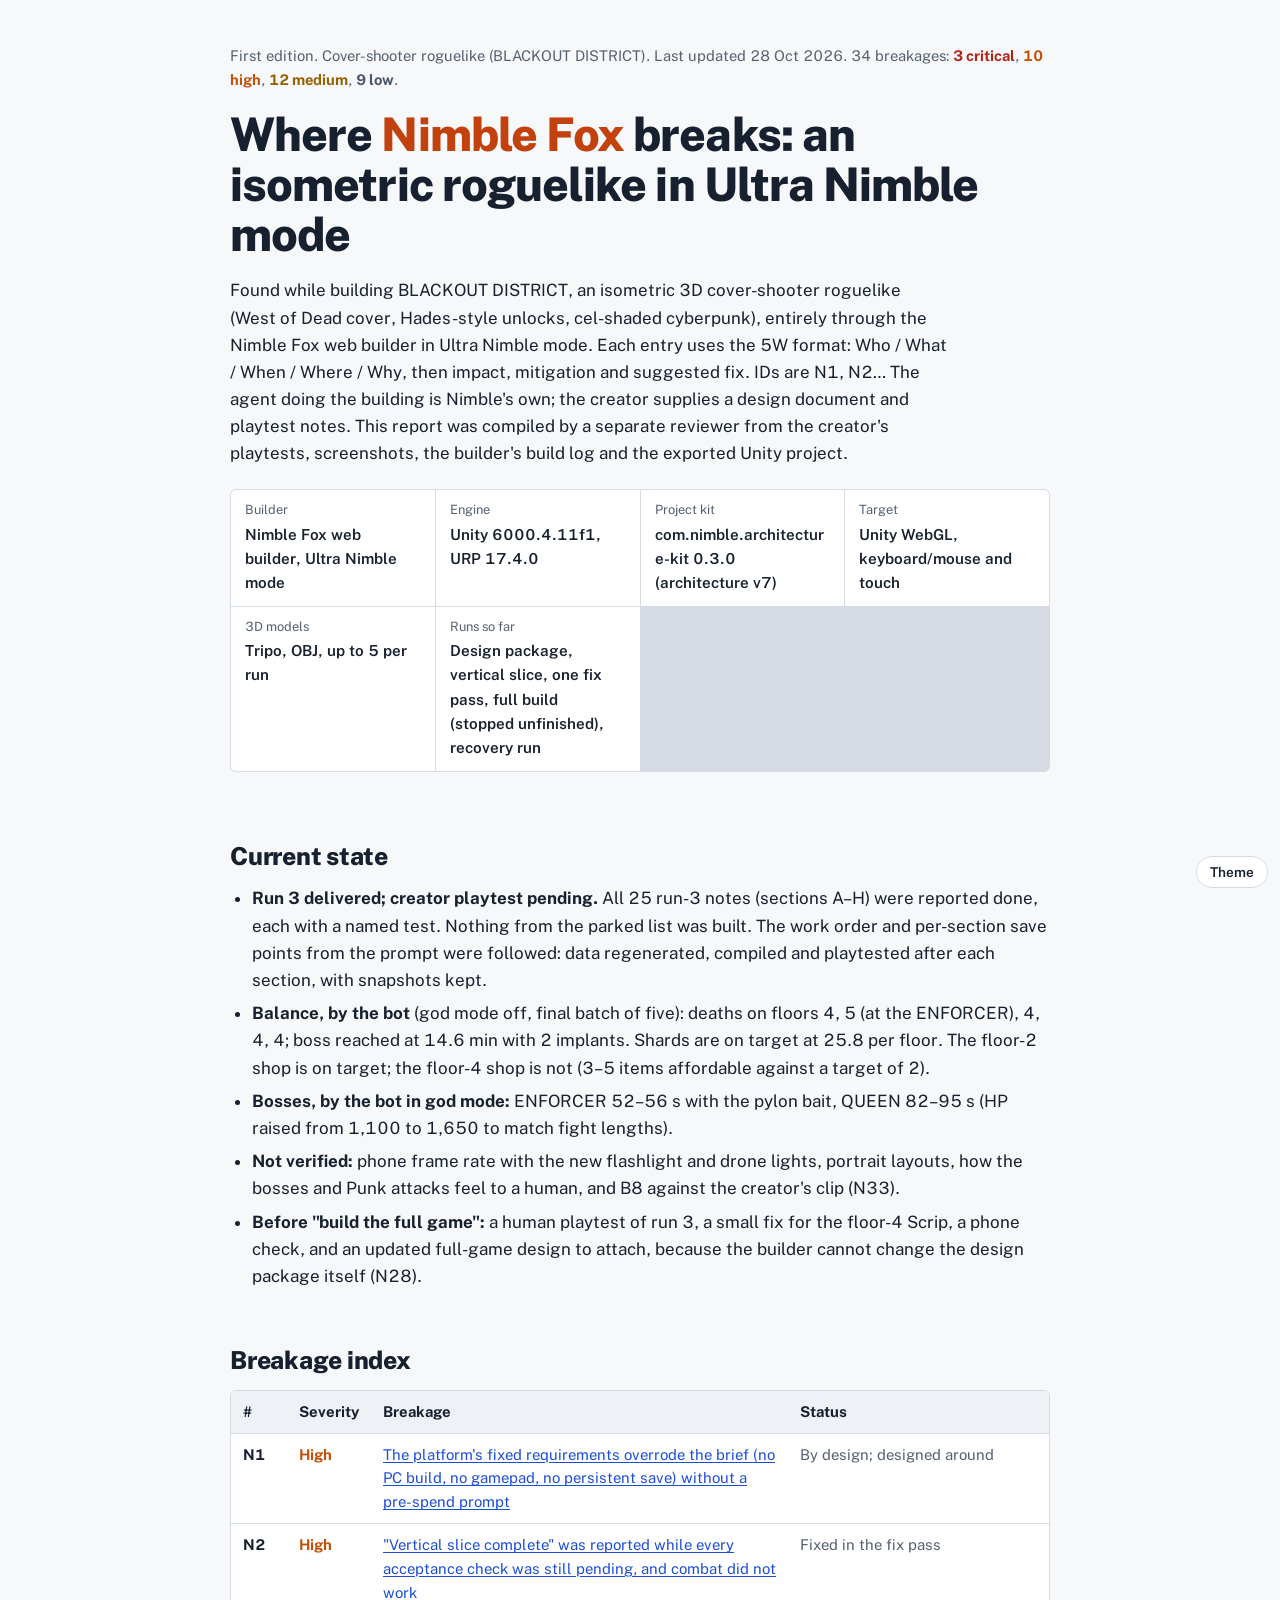
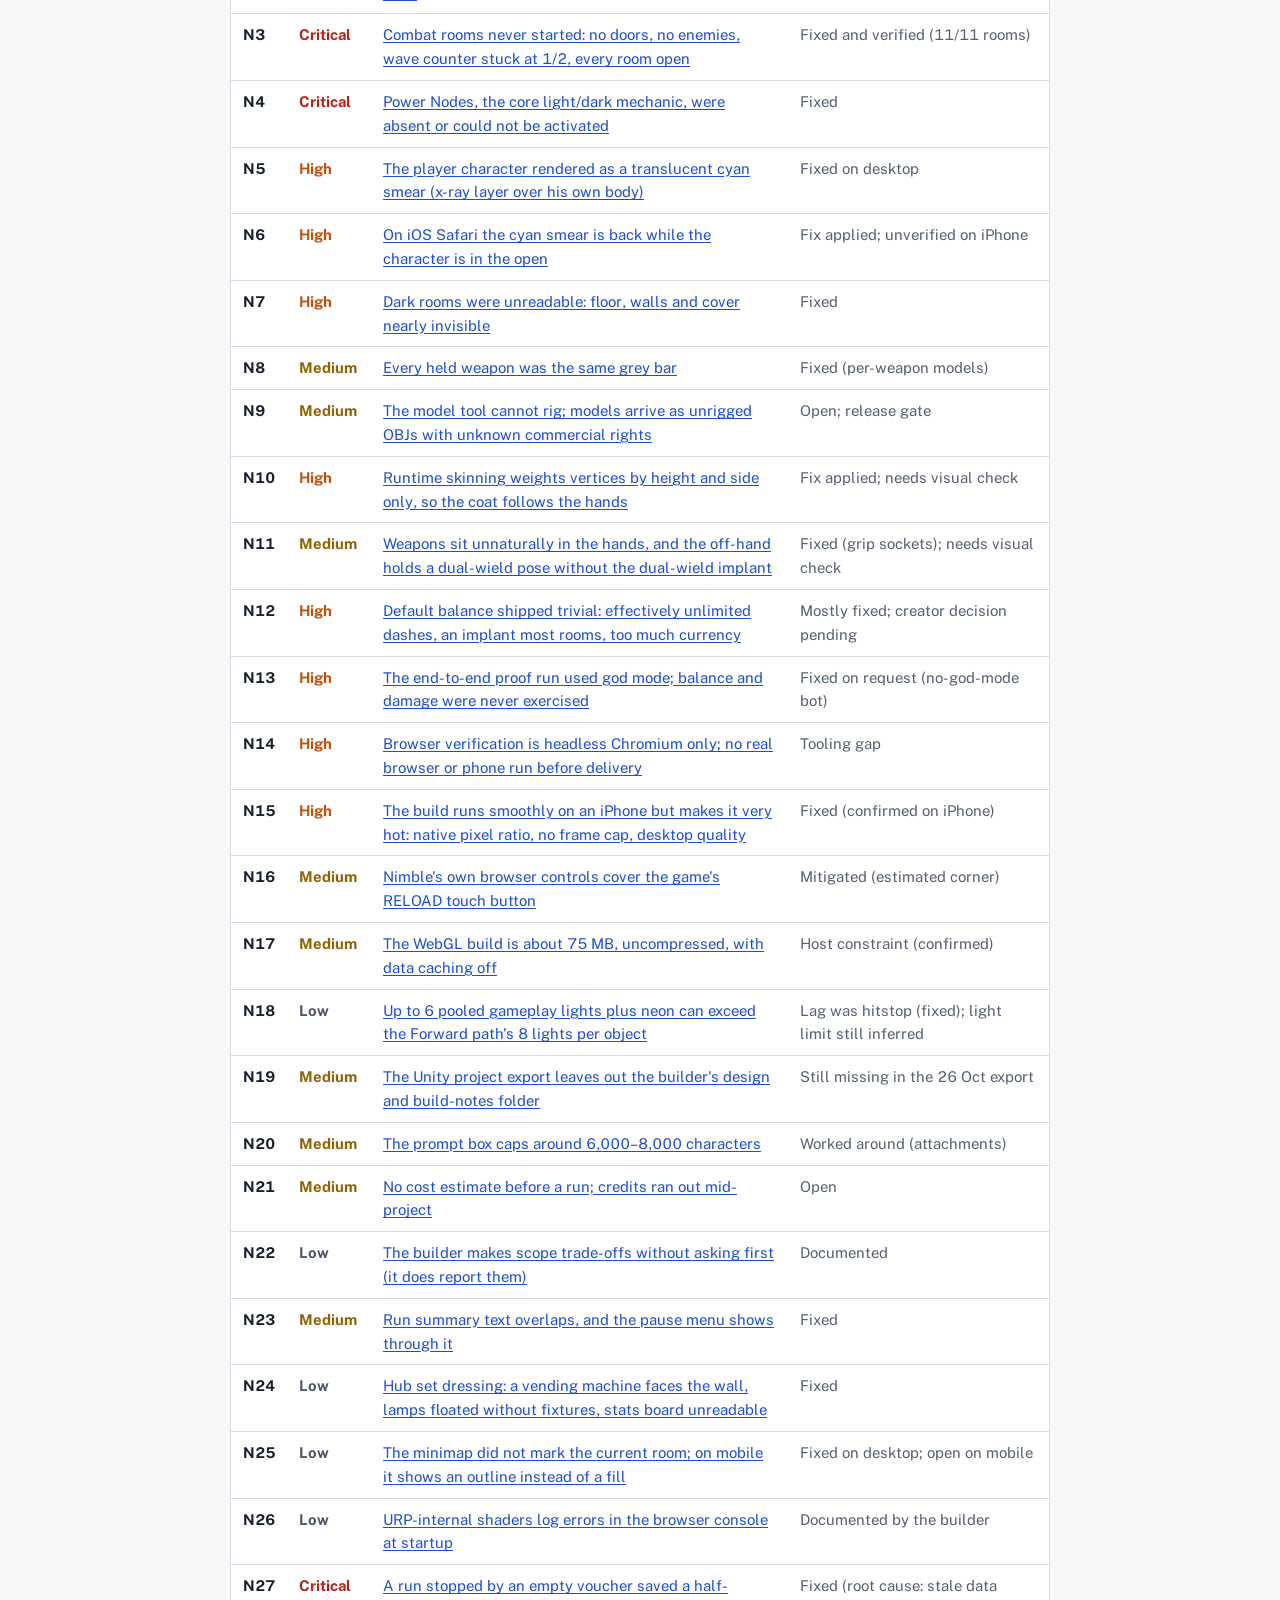
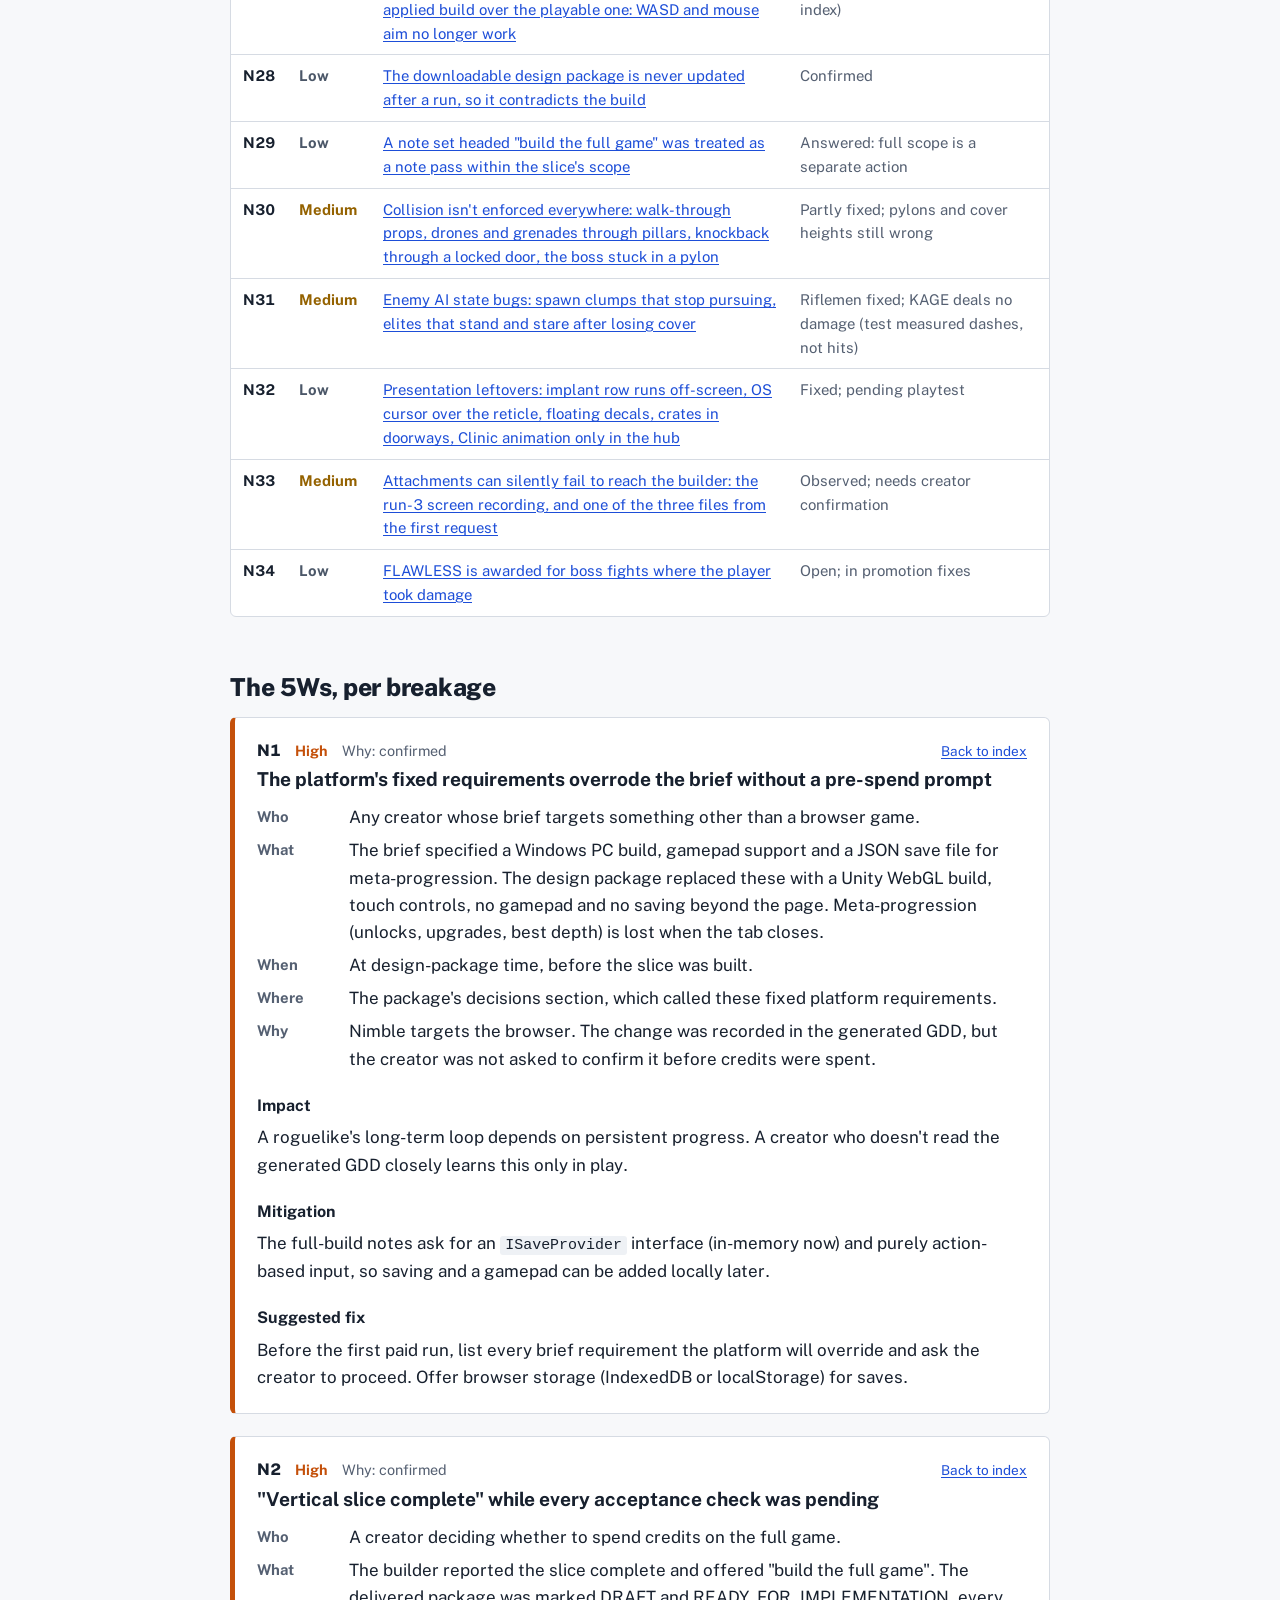
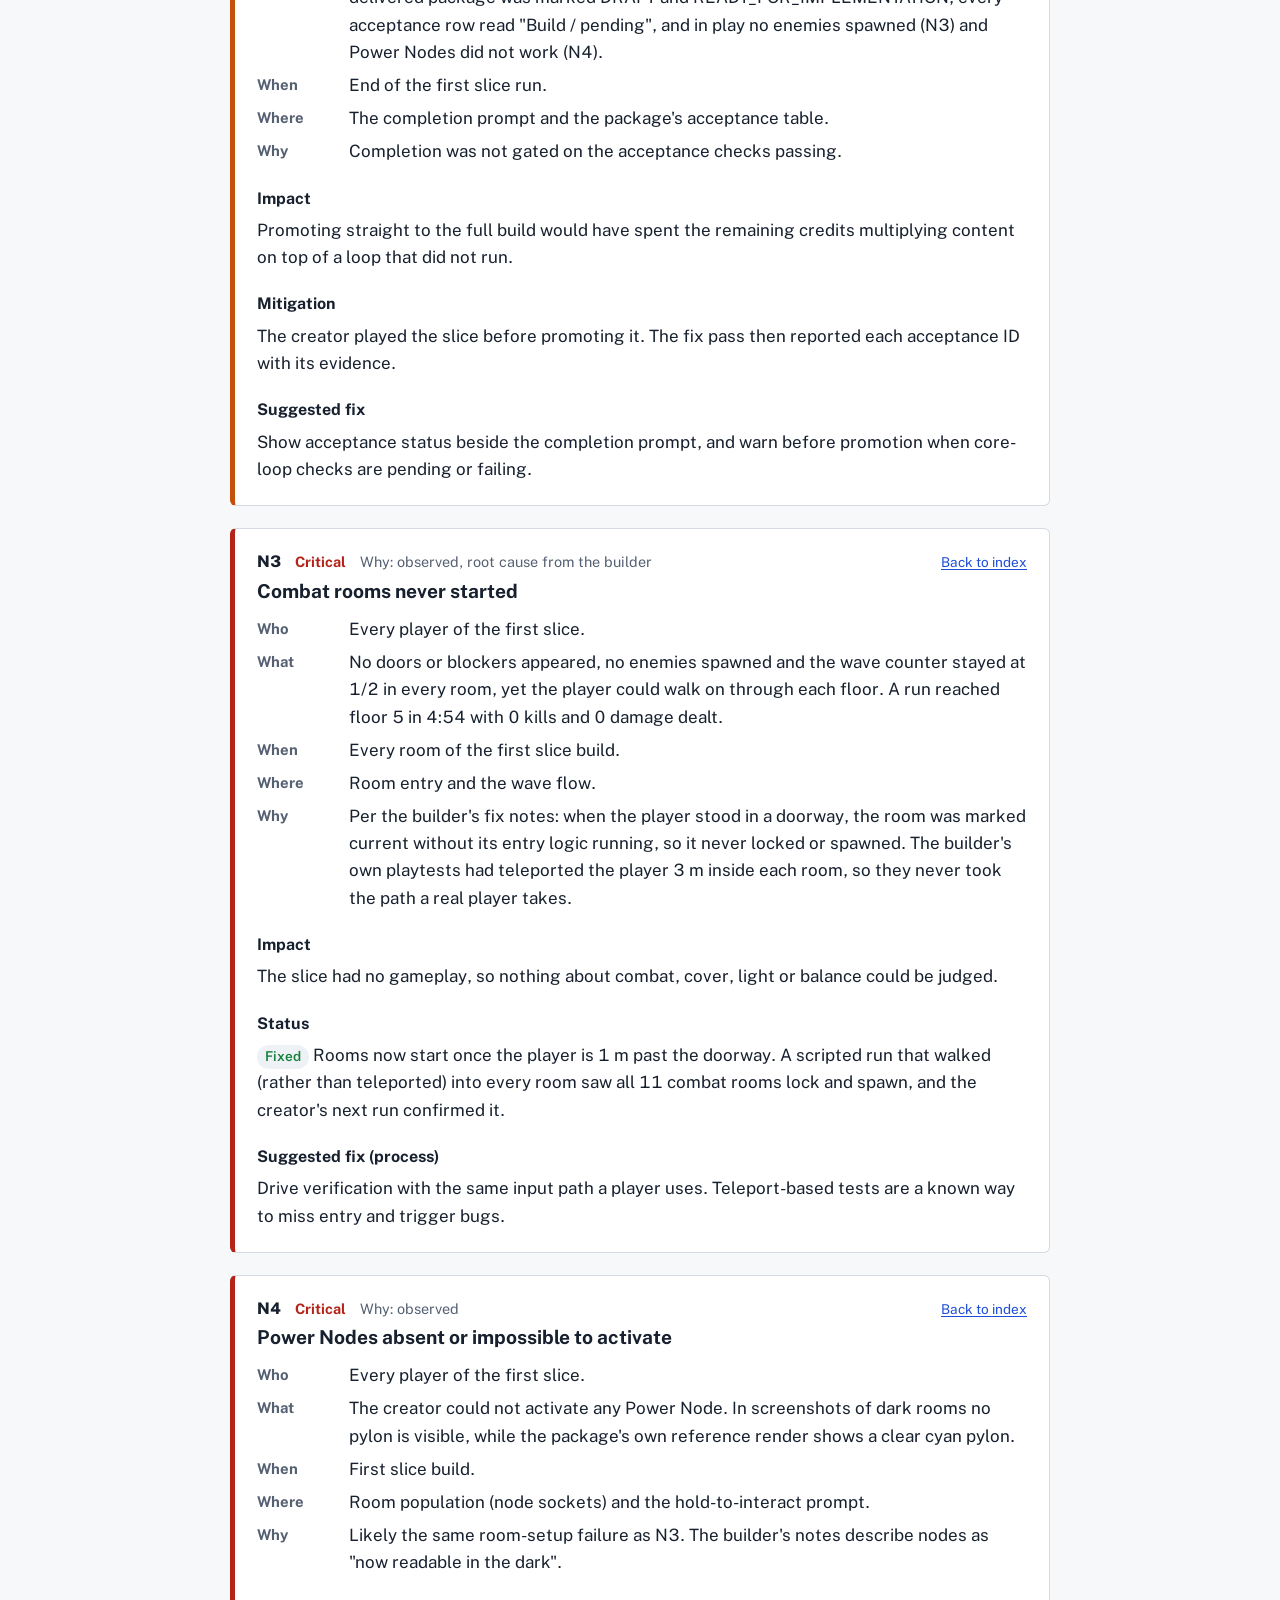
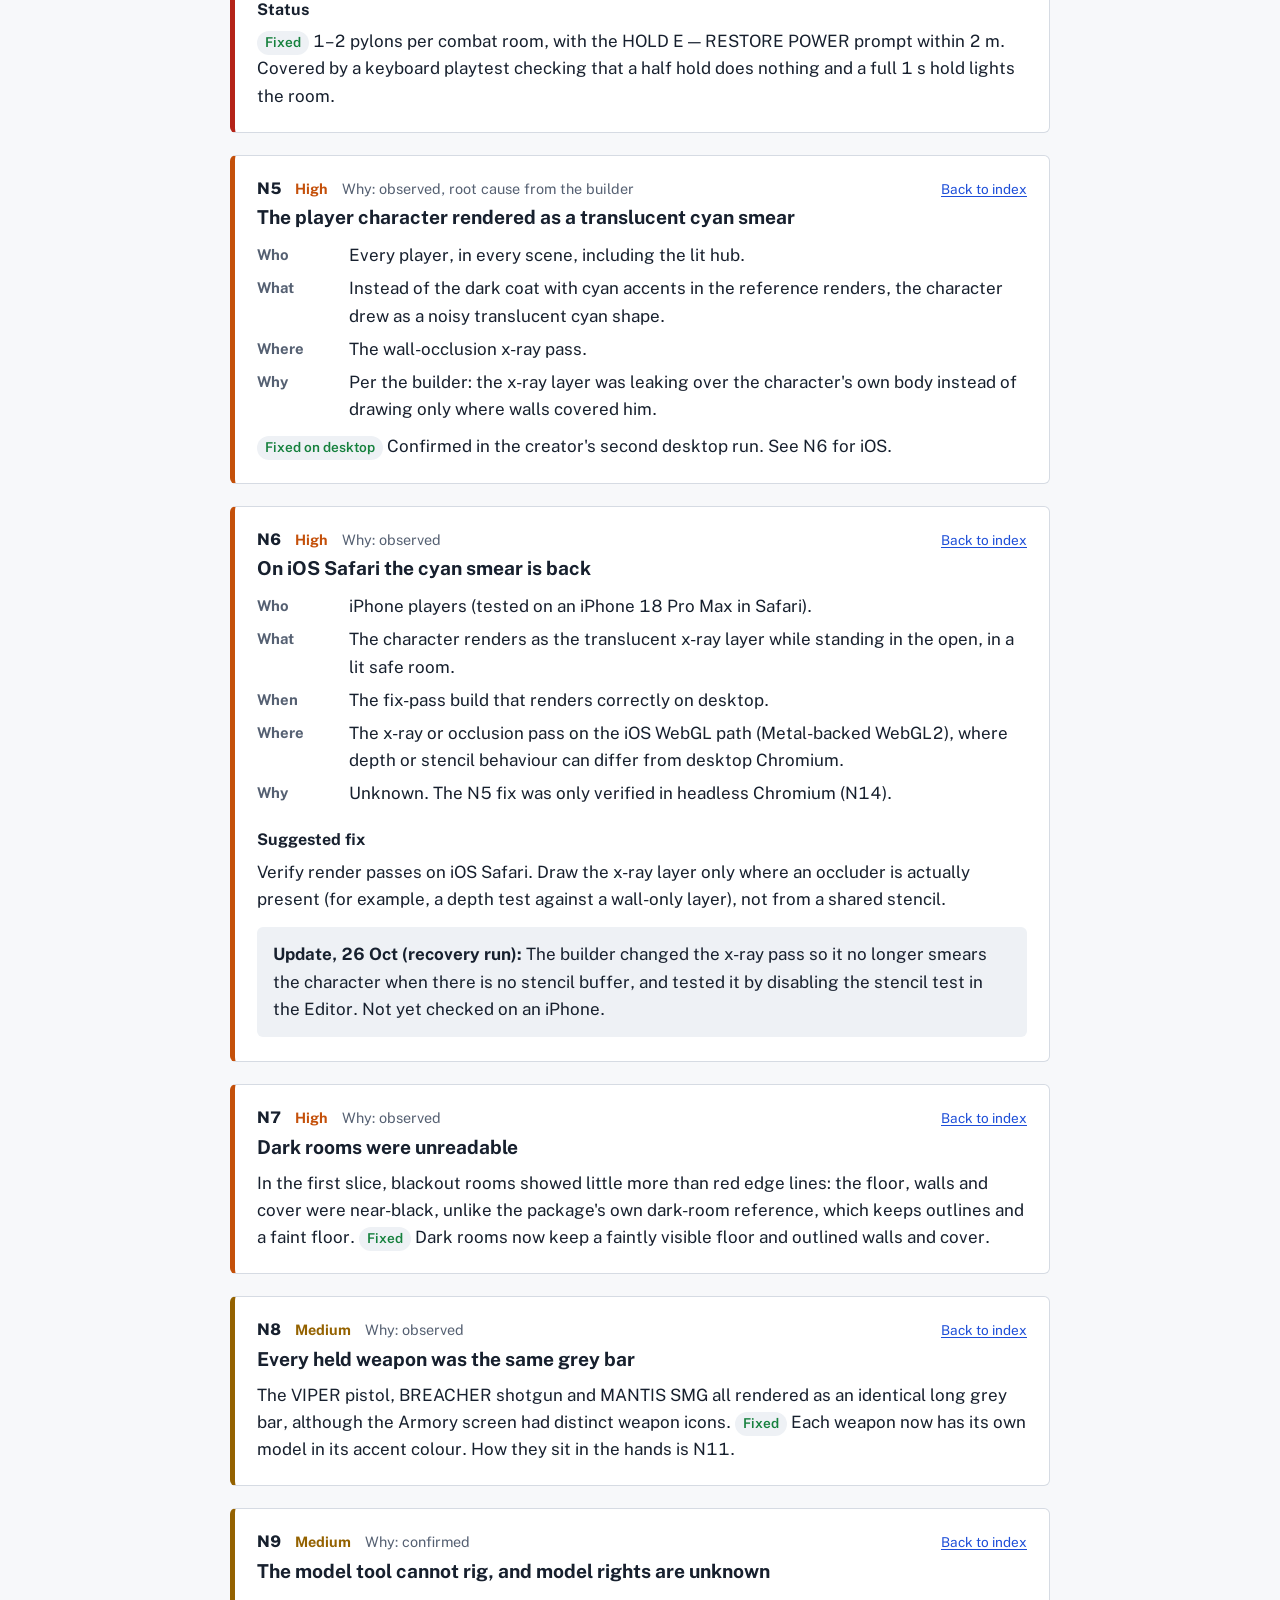
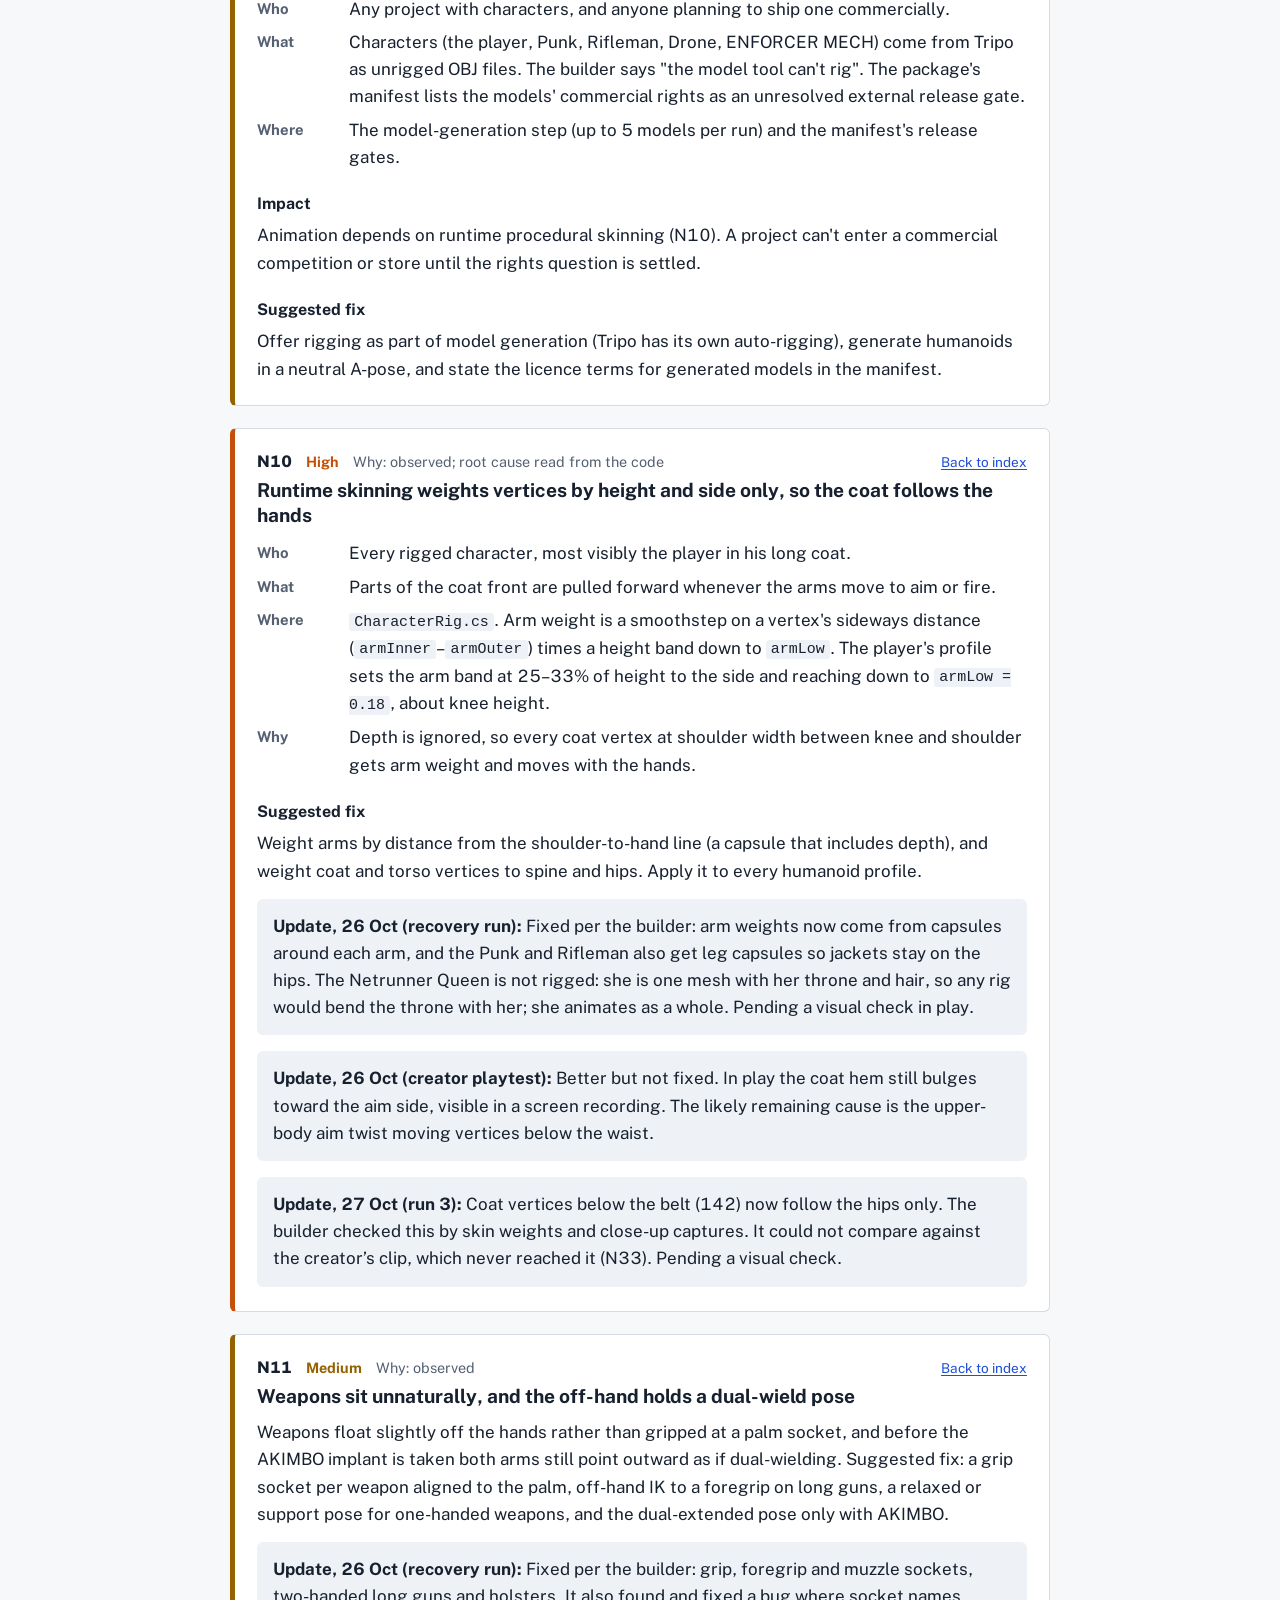
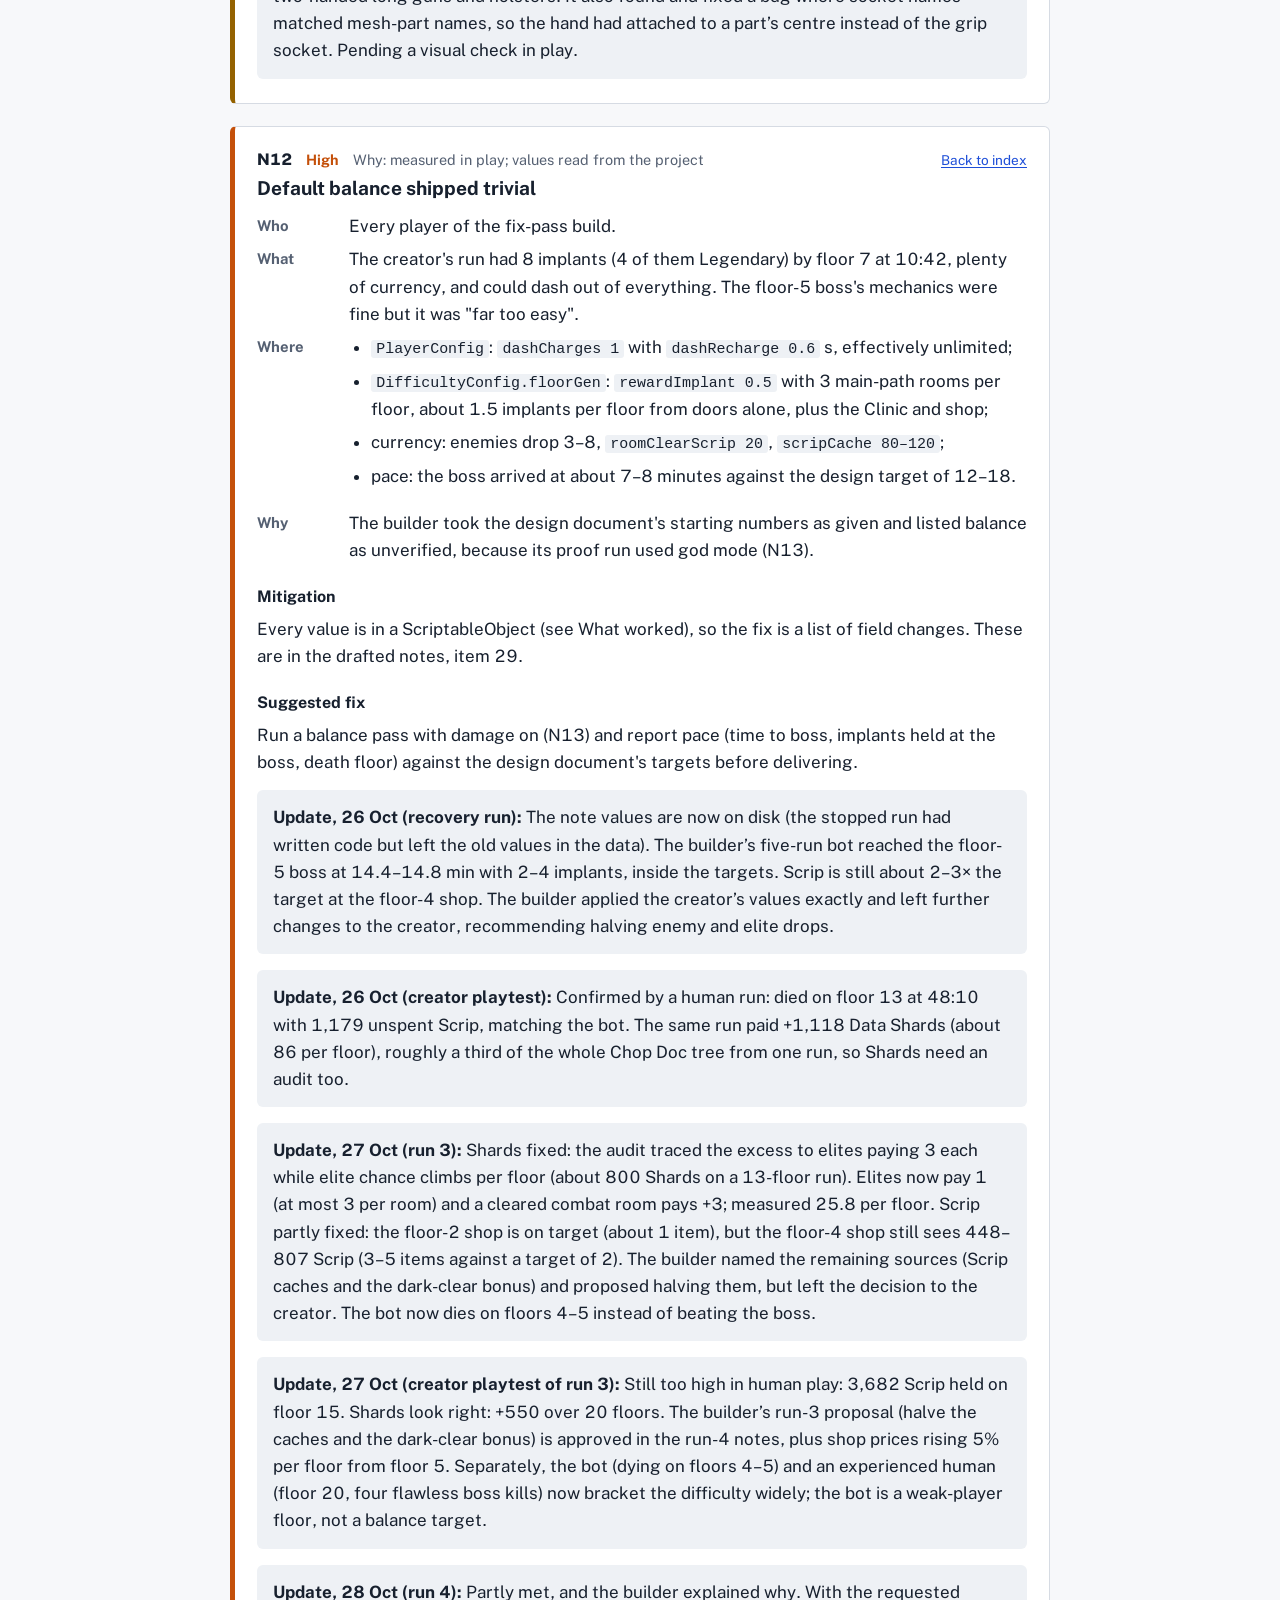
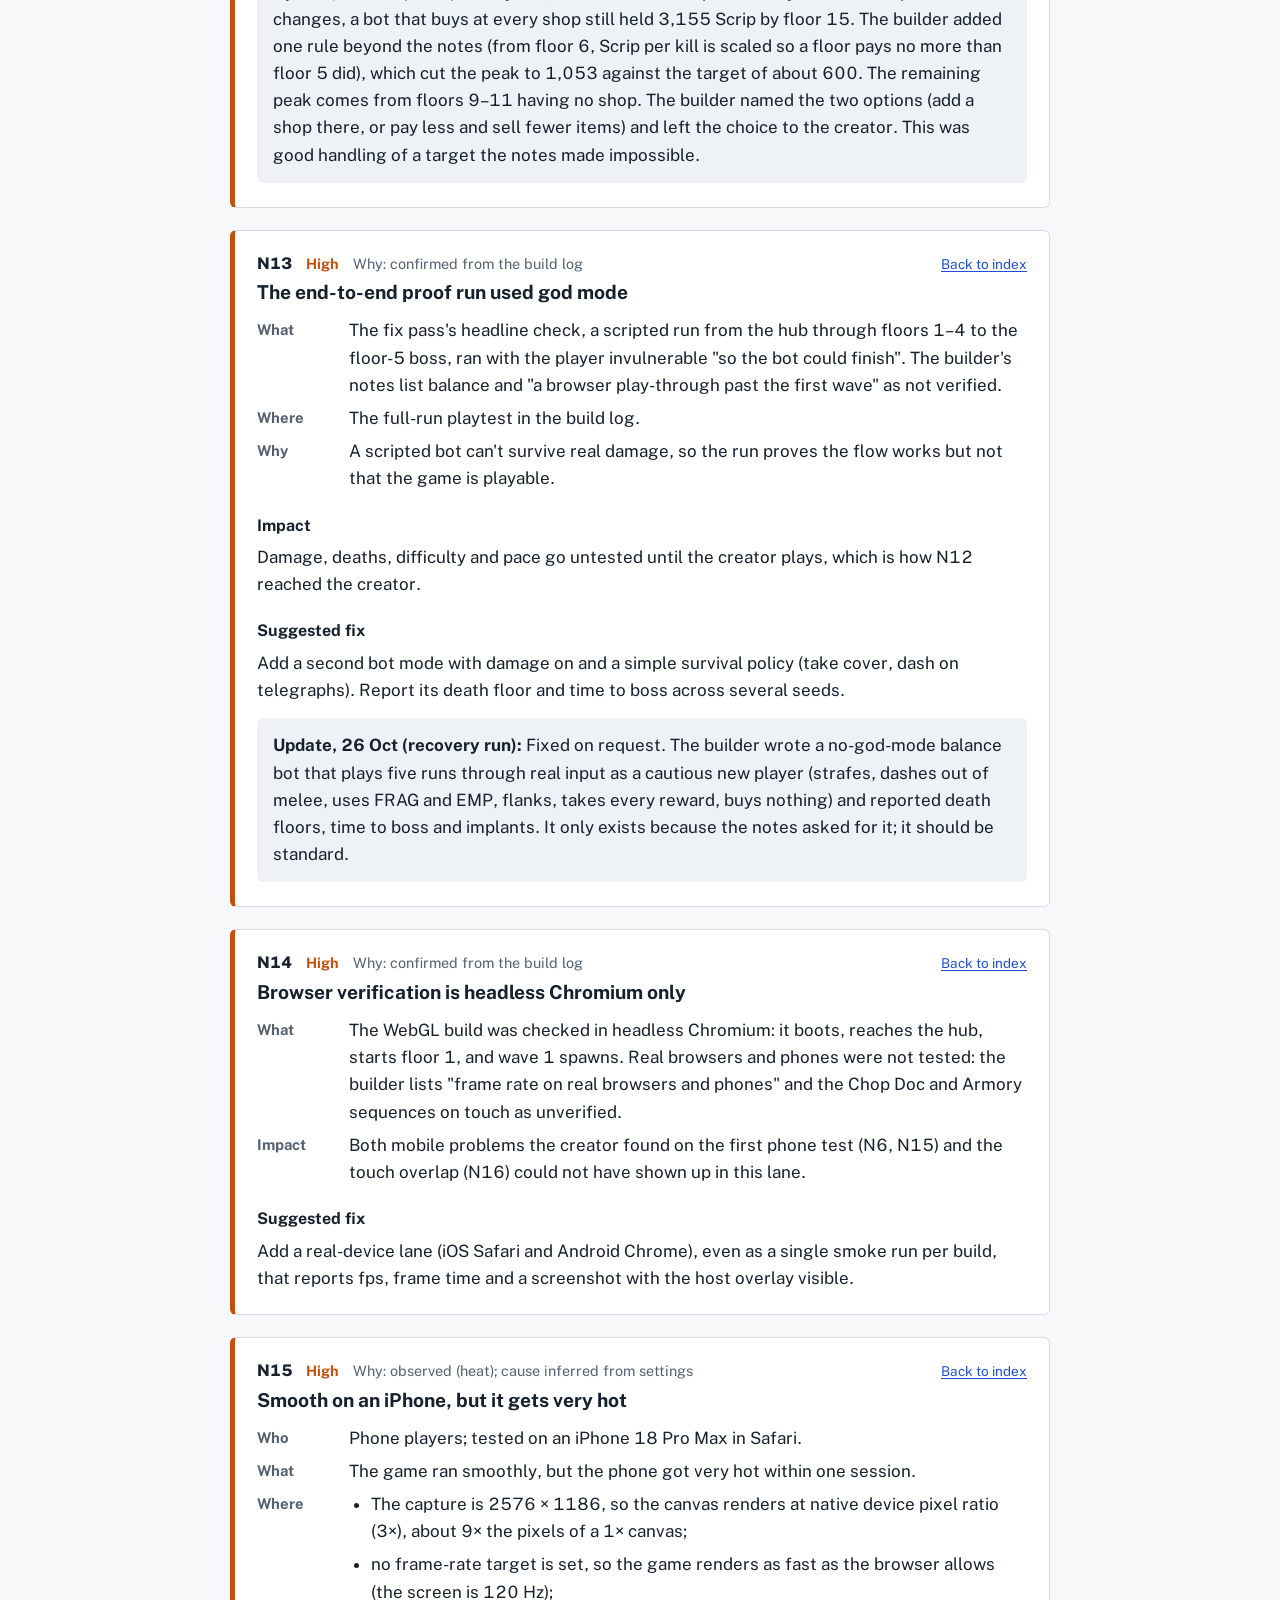
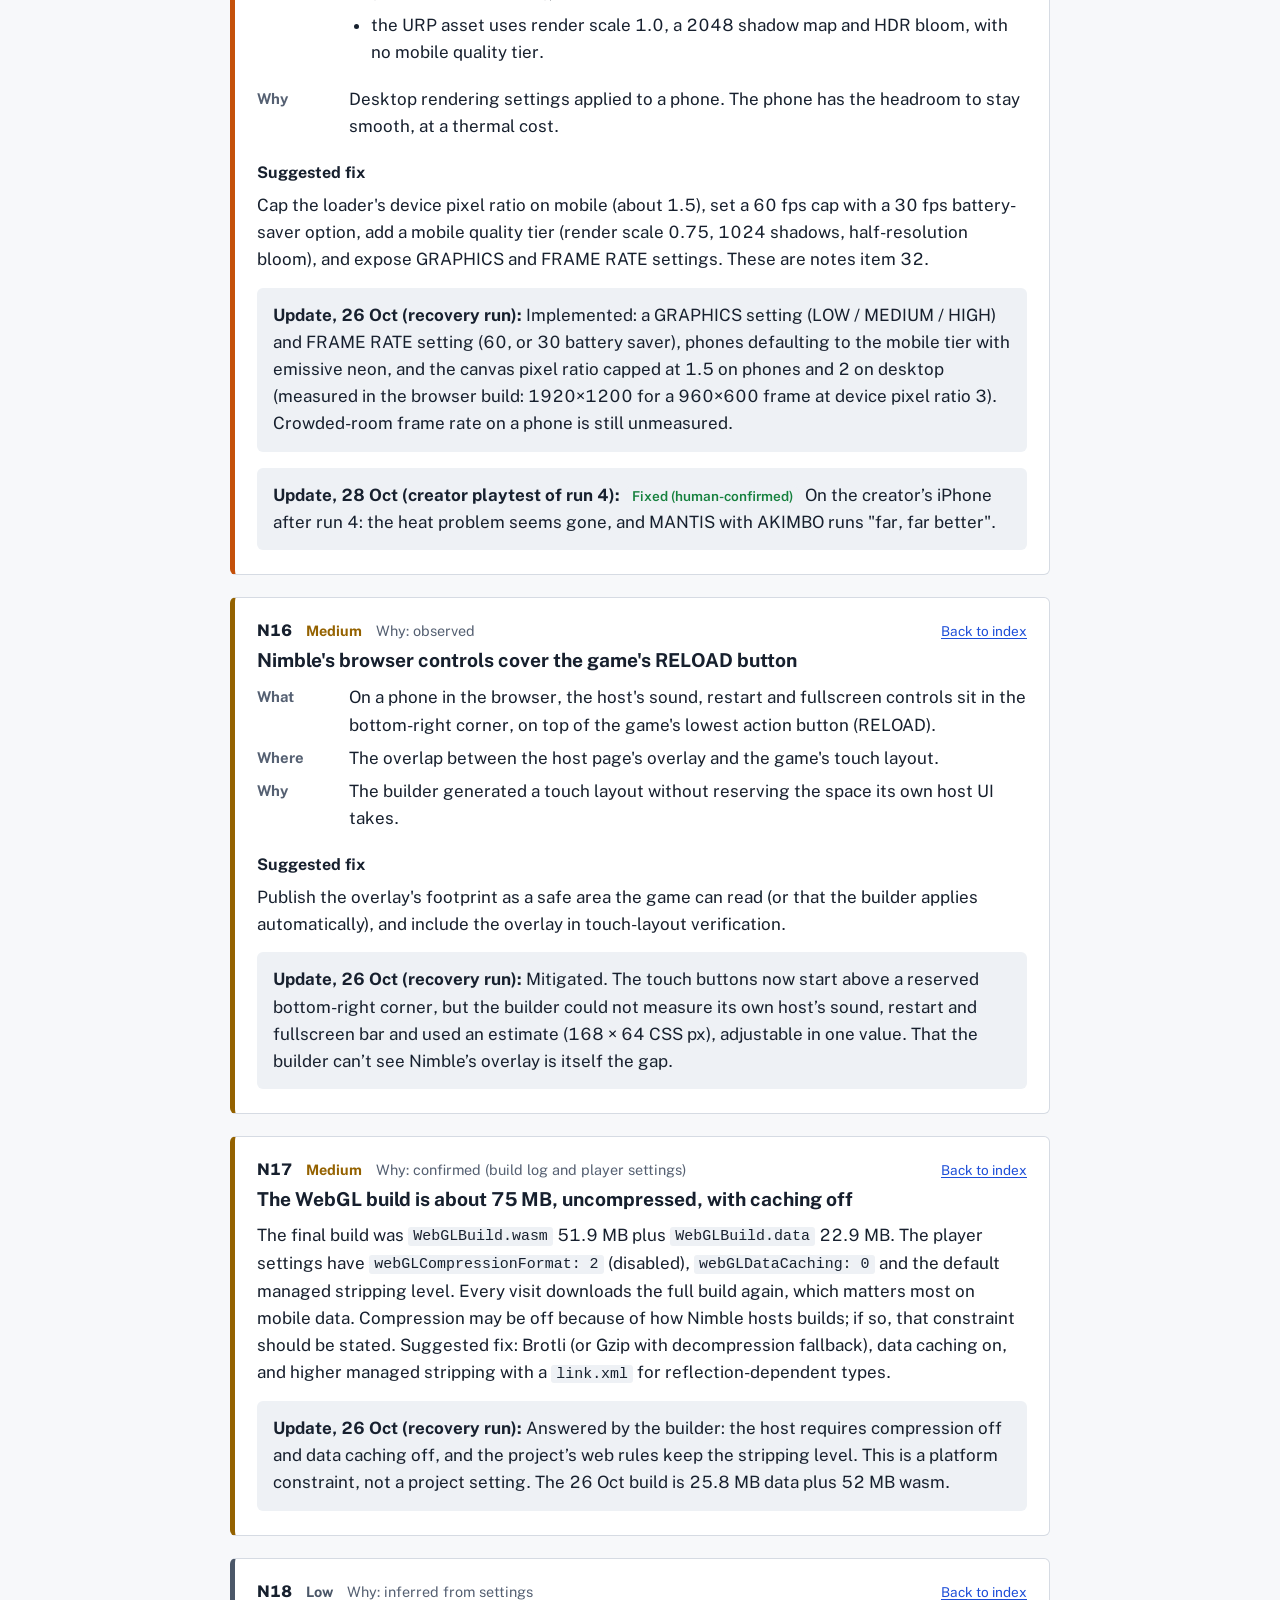
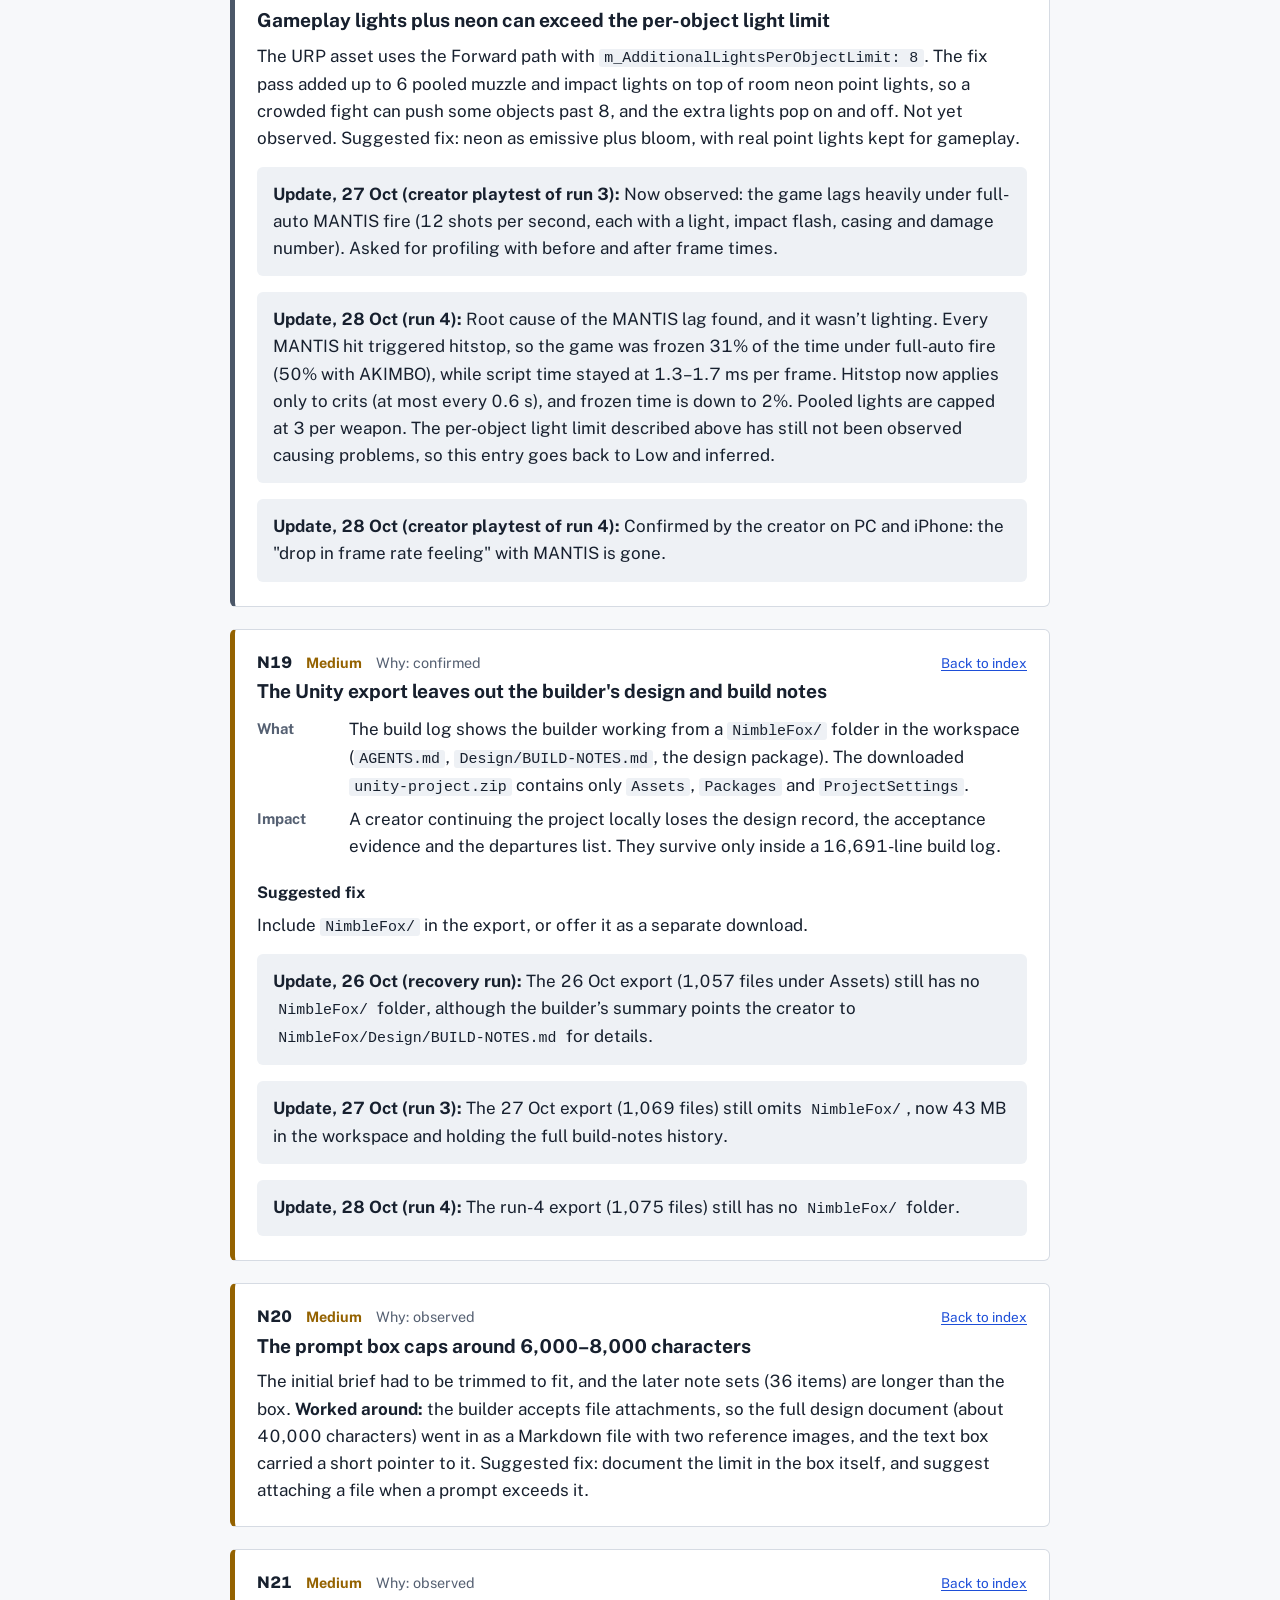
<file: archive/2026-10-28-handwritten.html>
<!doctype html>
<html lang="en">
<head>
<meta charset="utf-8">
<meta name="viewport" content="width=device-width, initial-scale=1, viewport-fit=cover">
<title>Nimble Fox Breakage Report: Ultra Nimble edition</title>
<link rel="preconnect" href="https://fonts.googleapis.com">
<link rel="preconnect" href="https://fonts.gstatic.com" crossorigin>
<link href="https://fonts.googleapis.com/css2?family=Public+Sans:ital,wght@0,400;0,600;0,700;0,800;1,400&display=swap" rel="stylesheet">
<style>
:root{
  --bg:#F7F8FA; --surface:#FFFFFF; --sunk:#EEF1F5; --ink:#17202E; --muted:#556072; --rule:#D6DBE3;
  --link:#1D4ED8; --fox:#C2410C;
  --crit:#B42318; --high:#C4500A; --med:#946200; --low:#4B5768;
  --ok:#15803D;
  color-scheme:light;
}
@media (prefers-color-scheme:dark){
  :root:not([data-theme="light"]){
    --bg:#10141B; --surface:#171D27; --sunk:#1E2633; --ink:#E6EAF0; --muted:#9AA6B8; --rule:#2C3646;
    --link:#7AA7FF; --fox:#FB8B4B;
    --crit:#FF6B5E; --high:#FF9550; --med:#E7B53C; --low:#A5B1C2; --ok:#4ADE80;
    color-scheme:dark;
  }
}
:root[data-theme="dark"]{
  --bg:#10141B; --surface:#171D27; --sunk:#1E2633; --ink:#E6EAF0; --muted:#9AA6B8; --rule:#2C3646;
  --link:#7AA7FF; --fox:#FB8B4B;
  --crit:#FF6B5E; --high:#FF9550; --med:#E7B53C; --low:#A5B1C2; --ok:#4ADE80;
  color-scheme:dark;
}
:root{box-sizing:border-box;padding-top:env(safe-area-inset-top,0px);padding-bottom:env(safe-area-inset-bottom,0px)}
*,*::before,*::after{box-sizing:inherit}
html{scroll-padding-top:calc(env(safe-area-inset-top,0px) + 16px);-webkit-text-size-adjust:100%}
body{margin:0;background:var(--bg);color:var(--ink);font-family:"Public Sans",system-ui,-apple-system,"Segoe UI",Roboto,sans-serif;font-size:17px;line-height:1.6;font-variant-numeric:tabular-nums}
a{color:var(--link);text-underline-offset:2px}
a:focus-visible,summary:focus-visible{outline:2px solid var(--link);outline-offset:2px;border-radius:2px}
code{font-family:ui-monospace,SFMono-Regular,Menlo,Consolas,monospace;font-size:.88em;background:var(--sunk);padding:.08em .35em;border-radius:3px;overflow-wrap:anywhere}
.wrap{max-width:860px;margin:0 auto;padding:0 20px 80px}
header.top{padding:44px 0 8px}
.edition{color:var(--muted);font-size:.92rem;margin:0 0 18px}
h1{font-size:clamp(2rem,5vw,2.9rem);line-height:1.08;font-weight:800;letter-spacing:-.02em;margin:0 0 18px}
h1 .fox{color:var(--fox)}
h2{font-size:1.55rem;line-height:1.2;font-weight:800;margin:56px 0 14px;letter-spacing:-.01em}
h3{font-size:1.2rem;line-height:1.3;font-weight:700;margin:0 0 10px}
h4{font-size:1rem;font-weight:700;margin:20px 0 6px}
p{margin:0 0 14px}
ul,ol{margin:0 0 14px;padding-left:1.3em}
li{margin:0 0 6px}
li>ul{margin-top:6px}
.lede{font-size:1.06rem;max-width:72ch}
.facts{display:grid;grid-template-columns:repeat(auto-fit,minmax(190px,1fr));gap:1px;background:var(--rule);border:1px solid var(--rule);border-radius:6px;overflow:hidden;margin:22px 0 6px}
.facts div{background:var(--surface);padding:10px 14px}
.facts dt{font-size:.8rem;color:var(--muted);margin:0}
.facts dd{margin:2px 0 0;font-weight:600;font-size:.95rem;overflow-wrap:anywhere}
.tally{display:flex;flex-wrap:wrap;gap:8px 18px;margin:16px 0 0;font-size:.95rem;color:var(--muted)}
.tally b{color:var(--ink)}
.sev{font-weight:700}
.sev.c{color:var(--crit)} .sev.h{color:var(--high)} .sev.m{color:var(--med)} .sev.l{color:var(--low)}
.tablewrap{overflow-x:auto;border:1px solid var(--rule);border-radius:6px;background:var(--surface)}
table{border-collapse:collapse;width:100%;font-size:.93rem}
th,td{text-align:left;vertical-align:top;padding:9px 12px;border-bottom:1px solid var(--rule)}
th{font-weight:700;background:var(--sunk);white-space:nowrap}
tr:last-child td{border-bottom:0}
td.id{font-weight:700;white-space:nowrap}
td.st{color:var(--muted);min-width:150px}
.card{background:var(--surface);border:1px solid var(--rule);border-left:5px solid var(--low);border-radius:6px;padding:20px 22px 8px;margin:0 0 22px}
.card.c{border-left-color:var(--crit)} .card.h{border-left-color:var(--high)} .card.m{border-left-color:var(--med)} .card.l{border-left-color:var(--low)}
.cardhead{display:flex;flex-wrap:wrap;align-items:baseline;gap:6px 14px;margin:0 0 4px;font-size:.9rem}
.cardhead .num{font-weight:800;font-size:1rem}
.cardhead .why{color:var(--muted)}
.cardhead .back{margin-left:auto;font-size:.85rem}
.status{display:inline-block;font-size:.85rem;font-weight:600;padding:1px 8px;border-radius:999px;background:var(--sunk);color:var(--muted)}
.status.fixed{color:var(--ok)}
dl.w{display:grid;grid-template-columns:76px 1fr;gap:6px 16px;margin:12px 0 10px}
dl.w dt{font-weight:700;color:var(--muted);font-size:.93rem;padding-top:1px}
dl.w dd{margin:0}
@media (max-width:560px){dl.w{grid-template-columns:1fr;gap:0}dl.w dt{margin-top:8px}}
.note{background:var(--sunk);border-radius:6px;padding:14px 16px;margin:0 0 16px}
.ranked li{margin-bottom:10px}
footer{color:var(--muted);font-size:.9rem;border-top:1px solid var(--rule);margin-top:56px;padding-top:18px}
.themebtn{position:fixed;right:max(12px,env(safe-area-inset-right,0px));bottom:calc(12px + env(safe-area-inset-bottom,0px));font:600 .85rem "Public Sans",system-ui,sans-serif;background:var(--surface);color:var(--ink);border:1px solid var(--rule);border-radius:999px;padding:7px 13px;cursor:pointer}
@media print{.themebtn,.back{display:none}.card{break-inside:avoid}}
</style>
</head>
<body>
<div class="wrap">

<header class="top">
<p class="edition">First edition. Cover-shooter roguelike (BLACKOUT DISTRICT). Last updated 28 Oct 2026. 34 breakages: <span class="sev c">3 critical</span>, <span class="sev h">10 high</span>, <span class="sev m">12 medium</span>, <span class="sev l">9 low</span>.</p>
<h1>Where <span class="fox">Nimble Fox</span> breaks: an isometric roguelike in Ultra Nimble mode</h1>
<p class="lede">Found while building BLACKOUT DISTRICT, an isometric 3D cover-shooter roguelike (West of Dead cover, Hades-style unlocks, cel-shaded cyberpunk), entirely through the Nimble Fox web builder in Ultra Nimble mode. Each entry uses the 5W format: Who / What / When / Where / Why, then impact, mitigation and suggested fix. IDs are N1, N2… The agent doing the building is Nimble's own; the creator supplies a design document and playtest notes. This report was compiled by a separate reviewer from the creator's playtests, screenshots, the builder's build log and the exported Unity project.</p>

<dl class="facts">
  <div><dt>Builder</dt><dd>Nimble Fox web builder, Ultra Nimble mode</dd></div>
  <div><dt>Engine</dt><dd>Unity 6000.4.11f1, URP 17.4.0</dd></div>
  <div><dt>Project kit</dt><dd>com.nimble.architecture-kit 0.3.0 (architecture v7)</dd></div>
  <div><dt>Target</dt><dd>Unity WebGL, keyboard/mouse and touch</dd></div>
  <div><dt>3D models</dt><dd>Tripo, OBJ, up to 5 per run</dd></div>
  <div><dt>Runs so far</dt><dd>Design package, vertical slice, one fix pass, full build (stopped unfinished), recovery run</dd></div>
</dl>
</header>

<h2 id="state">Current state</h2>
<ul>
  <li><strong>Run 3 delivered; creator playtest pending.</strong> All 25 run-3 notes (sections A–H) were reported done, each with a named test. Nothing from the parked list was built. The work order and per-section save points from the prompt were followed: data regenerated, compiled and playtested after each section, with snapshots kept.</li>
  <li><strong>Balance, by the bot</strong> (god mode off, final batch of five): deaths on floors 4, 5 (at the ENFORCER), 4, 4, 4; boss reached at 14.6 min with 2 implants. Shards are on target at 25.8 per floor. The floor-2 shop is on target; the floor-4 shop is not (3–5 items affordable against a target of 2).</li>
  <li><strong>Bosses, by the bot in god mode:</strong> ENFORCER 52–56 s with the pylon bait, QUEEN 82–95 s (HP raised from 1,100 to 1,650 to match fight lengths).</li>
  <li><strong>Not verified:</strong> phone frame rate with the new flashlight and drone lights, portrait layouts, how the bosses and Punk attacks feel to a human, and B8 against the creator's clip (N33).</li>
  <li><strong>Before "build the full game":</strong> a human playtest of run 3, a small fix for the floor-4 Scrip, a phone check, and an updated full-game design to attach, because the builder cannot change the design package itself (N28).</li>
</ul>

<h2 id="index">Breakage index</h2>
<div class="tablewrap">
<table>
<thead><tr><th>#</th><th>Severity</th><th>Breakage</th><th>Status</th></tr></thead>
<tbody>
<tr><td class="id">N1</td><td class="sev h">High</td><td><a href="#n1">The platform's fixed requirements overrode the brief (no PC build, no gamepad, no persistent save) without a pre-spend prompt</a></td><td class="st">By design; designed around</td></tr>
<tr><td class="id">N2</td><td class="sev h">High</td><td><a href="#n2">"Vertical slice complete" was reported while every acceptance check was still pending, and combat did not work</a></td><td class="st">Fixed in the fix pass</td></tr>
<tr><td class="id">N3</td><td class="sev c">Critical</td><td><a href="#n3">Combat rooms never started: no doors, no enemies, wave counter stuck at 1/2, every room open</a></td><td class="st">Fixed and verified (11/11 rooms)</td></tr>
<tr><td class="id">N4</td><td class="sev c">Critical</td><td><a href="#n4">Power Nodes, the core light/dark mechanic, were absent or could not be activated</a></td><td class="st">Fixed</td></tr>
<tr><td class="id">N5</td><td class="sev h">High</td><td><a href="#n5">The player character rendered as a translucent cyan smear (x-ray layer over his own body)</a></td><td class="st">Fixed on desktop</td></tr>
<tr><td class="id">N6</td><td class="sev h">High</td><td><a href="#n6">On iOS Safari the cyan smear is back while the character is in the open</a></td><td class="st">Fix applied; unverified on iPhone</td></tr>
<tr><td class="id">N7</td><td class="sev h">High</td><td><a href="#n7">Dark rooms were unreadable: floor, walls and cover nearly invisible</a></td><td class="st">Fixed</td></tr>
<tr><td class="id">N8</td><td class="sev m">Medium</td><td><a href="#n8">Every held weapon was the same grey bar</a></td><td class="st">Fixed (per-weapon models)</td></tr>
<tr><td class="id">N9</td><td class="sev m">Medium</td><td><a href="#n9">The model tool cannot rig; models arrive as unrigged OBJs with unknown commercial rights</a></td><td class="st">Open; release gate</td></tr>
<tr><td class="id">N10</td><td class="sev h">High</td><td><a href="#n10">Runtime skinning weights vertices by height and side only, so the coat follows the hands</a></td><td class="st">Fix applied; needs visual check</td></tr>
<tr><td class="id">N11</td><td class="sev m">Medium</td><td><a href="#n11">Weapons sit unnaturally in the hands, and the off-hand holds a dual-wield pose without the dual-wield implant</a></td><td class="st">Fixed (grip sockets); needs visual check</td></tr>
<tr><td class="id">N12</td><td class="sev h">High</td><td><a href="#n12">Default balance shipped trivial: effectively unlimited dashes, an implant most rooms, too much currency</a></td><td class="st">Mostly fixed; creator decision pending</td></tr>
<tr><td class="id">N13</td><td class="sev h">High</td><td><a href="#n13">The end-to-end proof run used god mode; balance and damage were never exercised</a></td><td class="st">Fixed on request (no-god-mode bot)</td></tr>
<tr><td class="id">N14</td><td class="sev h">High</td><td><a href="#n14">Browser verification is headless Chromium only; no real browser or phone run before delivery</a></td><td class="st">Tooling gap</td></tr>
<tr><td class="id">N15</td><td class="sev h">High</td><td><a href="#n15">The build runs smoothly on an iPhone but makes it very hot: native pixel ratio, no frame cap, desktop quality</a></td><td class="st">Fixed (confirmed on iPhone)</td></tr>
<tr><td class="id">N16</td><td class="sev m">Medium</td><td><a href="#n16">Nimble's own browser controls cover the game's RELOAD touch button</a></td><td class="st">Mitigated (estimated corner)</td></tr>
<tr><td class="id">N17</td><td class="sev m">Medium</td><td><a href="#n17">The WebGL build is about 75 MB, uncompressed, with data caching off</a></td><td class="st">Host constraint (confirmed)</td></tr>
<tr><td class="id">N18</td><td class="sev l">Low</td><td><a href="#n18">Up to 6 pooled gameplay lights plus neon can exceed the Forward path's 8 lights per object</a></td><td class="st">Lag was hitstop (fixed); light limit still inferred</td></tr>
<tr><td class="id">N19</td><td class="sev m">Medium</td><td><a href="#n19">The Unity project export leaves out the builder's design and build-notes folder</a></td><td class="st">Still missing in the 26 Oct export</td></tr>
<tr><td class="id">N20</td><td class="sev m">Medium</td><td><a href="#n20">The prompt box caps around 6,000–8,000 characters</a></td><td class="st">Worked around (attachments)</td></tr>
<tr><td class="id">N21</td><td class="sev m">Medium</td><td><a href="#n21">No cost estimate before a run; credits ran out mid-project</a></td><td class="st">Open</td></tr>
<tr><td class="id">N22</td><td class="sev l">Low</td><td><a href="#n22">The builder makes scope trade-offs without asking first (it does report them)</a></td><td class="st">Documented</td></tr>
<tr><td class="id">N23</td><td class="sev m">Medium</td><td><a href="#n23">Run summary text overlaps, and the pause menu shows through it</a></td><td class="st">Fixed</td></tr>
<tr><td class="id">N24</td><td class="sev l">Low</td><td><a href="#n24">Hub set dressing: a vending machine faces the wall, lamps floated without fixtures, stats board unreadable</a></td><td class="st">Fixed</td></tr>
<tr><td class="id">N25</td><td class="sev l">Low</td><td><a href="#n25">The minimap did not mark the current room; on mobile it shows an outline instead of a fill</a></td><td class="st">Fixed on desktop; open on mobile</td></tr>
<tr><td class="id">N26</td><td class="sev l">Low</td><td><a href="#n26">URP-internal shaders log errors in the browser console at startup</a></td><td class="st">Documented by the builder</td></tr>
<tr><td class="id">N27</td><td class="sev c">Critical</td><td><a href="#n27">A run stopped by an empty voucher saved a half-applied build over the playable one: WASD and mouse aim no longer work</a></td><td class="st">Fixed (root cause: stale data index)</td></tr>
<tr><td class="id">N28</td><td class="sev l">Low</td><td><a href="#n28">The downloadable design package is never updated after a run, so it contradicts the build</a></td><td class="st">Confirmed</td></tr>
<tr><td class="id">N29</td><td class="sev l">Low</td><td><a href="#n29">A note set headed "build the full game" was treated as a note pass within the slice's scope</a></td><td class="st">Answered: full scope is a separate action</td></tr>
<tr><td class="id">N30</td><td class="sev m">Medium</td><td><a href="#n30">Collision isn't enforced everywhere: walk-through props, drones and grenades through pillars, knockback through a locked door, the boss stuck in a pylon</a></td><td class="st">Partly fixed; pylons and cover heights still wrong</td></tr>
<tr><td class="id">N31</td><td class="sev m">Medium</td><td><a href="#n31">Enemy AI state bugs: spawn clumps that stop pursuing, elites that stand and stare after losing cover</a></td><td class="st">Riflemen fixed; KAGE deals no damage (test measured dashes, not hits)</td></tr>
<tr><td class="id">N32</td><td class="sev l">Low</td><td><a href="#n32">Presentation leftovers: implant row runs off-screen, OS cursor over the reticle, floating decals, crates in doorways, Clinic animation only in the hub</a></td><td class="st">Fixed; pending playtest</td></tr>
<tr><td class="id">N33</td><td class="sev m">Medium</td><td><a href="#n33">Attachments can silently fail to reach the builder: the run-3 screen recording, and one of the three files from the first request</a></td><td class="st">Observed; needs creator confirmation</td></tr>
<tr><td class="id">N34</td><td class="sev l">Low</td><td><a href="#n34">FLAWLESS is awarded for boss fights where the player took damage</a></td><td class="st">Open; in promotion fixes</td></tr>
</tbody>
</table>
</div>

<h2 id="cards">The 5Ws, per breakage</h2>

<article class="card h" id="n1">
<div class="cardhead"><span class="num">N1</span><span class="sev h">High</span><span class="why">Why: confirmed</span><a class="back" href="#index">Back to index</a></div>
<h3>The platform's fixed requirements overrode the brief without a pre-spend prompt</h3>
<dl class="w">
<dt>Who</dt><dd>Any creator whose brief targets something other than a browser game.</dd>
<dt>What</dt><dd>The brief specified a Windows PC build, gamepad support and a JSON save file for meta-progression. The design package replaced these with a Unity WebGL build, touch controls, no gamepad and no saving beyond the page. Meta-progression (unlocks, upgrades, best depth) is lost when the tab closes.</dd>
<dt>When</dt><dd>At design-package time, before the slice was built.</dd>
<dt>Where</dt><dd>The package's decisions section, which called these fixed platform requirements.</dd>
<dt>Why</dt><dd>Nimble targets the browser. The change was recorded in the generated GDD, but the creator was not asked to confirm it before credits were spent.</dd>
</dl>
<h4>Impact</h4>
<p>A roguelike's long-term loop depends on persistent progress. A creator who doesn't read the generated GDD closely learns this only in play.</p>
<h4>Mitigation</h4>
<p>The full-build notes ask for an <code>ISaveProvider</code> interface (in-memory now) and purely action-based input, so saving and a gamepad can be added locally later.</p>
<h4>Suggested fix</h4>
<p>Before the first paid run, list every brief requirement the platform will override and ask the creator to proceed. Offer browser storage (IndexedDB or localStorage) for saves.</p>
</article>

<article class="card h" id="n2">
<div class="cardhead"><span class="num">N2</span><span class="sev h">High</span><span class="why">Why: confirmed</span><a class="back" href="#index">Back to index</a></div>
<h3>"Vertical slice complete" while every acceptance check was pending</h3>
<dl class="w">
<dt>Who</dt><dd>A creator deciding whether to spend credits on the full game.</dd>
<dt>What</dt><dd>The builder reported the slice complete and offered "build the full game". The delivered package was marked DRAFT and READY_FOR_IMPLEMENTATION, every acceptance row read "Build / pending", and in play no enemies spawned (N3) and Power Nodes did not work (N4).</dd>
<dt>When</dt><dd>End of the first slice run.</dd>
<dt>Where</dt><dd>The completion prompt and the package's acceptance table.</dd>
<dt>Why</dt><dd>Completion was not gated on the acceptance checks passing.</dd>
</dl>
<h4>Impact</h4>
<p>Promoting straight to the full build would have spent the remaining credits multiplying content on top of a loop that did not run.</p>
<h4>Mitigation</h4>
<p>The creator played the slice before promoting it. The fix pass then reported each acceptance ID with its evidence.</p>
<h4>Suggested fix</h4>
<p>Show acceptance status beside the completion prompt, and warn before promotion when core-loop checks are pending or failing.</p>
</article>

<article class="card c" id="n3">
<div class="cardhead"><span class="num">N3</span><span class="sev c">Critical</span><span class="why">Why: observed, root cause from the builder</span><a class="back" href="#index">Back to index</a></div>
<h3>Combat rooms never started</h3>
<dl class="w">
<dt>Who</dt><dd>Every player of the first slice.</dd>
<dt>What</dt><dd>No doors or blockers appeared, no enemies spawned and the wave counter stayed at 1/2 in every room, yet the player could walk on through each floor. A run reached floor 5 in 4:54 with 0 kills and 0 damage dealt.</dd>
<dt>When</dt><dd>Every room of the first slice build.</dd>
<dt>Where</dt><dd>Room entry and the wave flow.</dd>
<dt>Why</dt><dd>Per the builder's fix notes: when the player stood in a doorway, the room was marked current without its entry logic running, so it never locked or spawned. The builder's own playtests had teleported the player 3 m inside each room, so they never took the path a real player takes.</dd>
</dl>
<h4>Impact</h4>
<p>The slice had no gameplay, so nothing about combat, cover, light or balance could be judged.</p>
<h4>Status</h4>
<p><span class="status fixed">Fixed</span> Rooms now start once the player is 1 m past the doorway. A scripted run that walked (rather than teleported) into every room saw all 11 combat rooms lock and spawn, and the creator's next run confirmed it.</p>
<h4>Suggested fix (process)</h4>
<p>Drive verification with the same input path a player uses. Teleport-based tests are a known way to miss entry and trigger bugs.</p>
</article>

<article class="card c" id="n4">
<div class="cardhead"><span class="num">N4</span><span class="sev c">Critical</span><span class="why">Why: observed</span><a class="back" href="#index">Back to index</a></div>
<h3>Power Nodes absent or impossible to activate</h3>
<dl class="w">
<dt>Who</dt><dd>Every player of the first slice.</dd>
<dt>What</dt><dd>The creator could not activate any Power Node. In screenshots of dark rooms no pylon is visible, while the package's own reference render shows a clear cyan pylon.</dd>
<dt>When</dt><dd>First slice build.</dd>
<dt>Where</dt><dd>Room population (node sockets) and the hold-to-interact prompt.</dd>
<dt>Why</dt><dd>Likely the same room-setup failure as N3. The builder's notes describe nodes as "now readable in the dark".</dd>
</dl>
<h4>Status</h4>
<p><span class="status fixed">Fixed</span> 1–2 pylons per combat room, with the HOLD E — RESTORE POWER prompt within 2 m. Covered by a keyboard playtest checking that a half hold does nothing and a full 1 s hold lights the room.</p>
</article>

<article class="card h" id="n5">
<div class="cardhead"><span class="num">N5</span><span class="sev h">High</span><span class="why">Why: observed, root cause from the builder</span><a class="back" href="#index">Back to index</a></div>
<h3>The player character rendered as a translucent cyan smear</h3>
<dl class="w">
<dt>Who</dt><dd>Every player, in every scene, including the lit hub.</dd>
<dt>What</dt><dd>Instead of the dark coat with cyan accents in the reference renders, the character drew as a noisy translucent cyan shape.</dd>
<dt>Where</dt><dd>The wall-occlusion x-ray pass.</dd>
<dt>Why</dt><dd>Per the builder: the x-ray layer was leaking over the character's own body instead of drawing only where walls covered him.</dd>
</dl>
<p><span class="status fixed">Fixed on desktop</span> Confirmed in the creator's second desktop run. See N6 for iOS.</p>
</article>

<article class="card h" id="n6">
<div class="cardhead"><span class="num">N6</span><span class="sev h">High</span><span class="why">Why: observed</span><a class="back" href="#index">Back to index</a></div>
<h3>On iOS Safari the cyan smear is back</h3>
<dl class="w">
<dt>Who</dt><dd>iPhone players (tested on an iPhone 18 Pro Max in Safari).</dd>
<dt>What</dt><dd>The character renders as the translucent x-ray layer while standing in the open, in a lit safe room.</dd>
<dt>When</dt><dd>The fix-pass build that renders correctly on desktop.</dd>
<dt>Where</dt><dd>The x-ray or occlusion pass on the iOS WebGL path (Metal-backed WebGL2), where depth or stencil behaviour can differ from desktop Chromium.</dd>
<dt>Why</dt><dd>Unknown. The N5 fix was only verified in headless Chromium (N14).</dd>
</dl>
<h4>Suggested fix</h4>
<p>Verify render passes on iOS Safari. Draw the x-ray layer only where an occluder is actually present (for example, a depth test against a wall-only layer), not from a shared stencil.</p>
<div class="note"><strong>Update, 26 Oct (recovery run):</strong> The builder changed the x-ray pass so it no longer smears the character when there is no stencil buffer, and tested it by disabling the stencil test in the Editor. Not yet checked on an iPhone.</div>
</article>

<article class="card h" id="n7">
<div class="cardhead"><span class="num">N7</span><span class="sev h">High</span><span class="why">Why: observed</span><a class="back" href="#index">Back to index</a></div>
<h3>Dark rooms were unreadable</h3>
<p>In the first slice, blackout rooms showed little more than red edge lines: the floor, walls and cover were near-black, unlike the package's own dark-room reference, which keeps outlines and a faint floor. <span class="status fixed">Fixed</span> Dark rooms now keep a faintly visible floor and outlined walls and cover.</p>
</article>

<article class="card m" id="n8">
<div class="cardhead"><span class="num">N8</span><span class="sev m">Medium</span><span class="why">Why: observed</span><a class="back" href="#index">Back to index</a></div>
<h3>Every held weapon was the same grey bar</h3>
<p>The VIPER pistol, BREACHER shotgun and MANTIS SMG all rendered as an identical long grey bar, although the Armory screen had distinct weapon icons. <span class="status fixed">Fixed</span> Each weapon now has its own model in its accent colour. How they sit in the hands is N11.</p>
</article>

<article class="card m" id="n9">
<div class="cardhead"><span class="num">N9</span><span class="sev m">Medium</span><span class="why">Why: confirmed</span><a class="back" href="#index">Back to index</a></div>
<h3>The model tool cannot rig, and model rights are unknown</h3>
<dl class="w">
<dt>Who</dt><dd>Any project with characters, and anyone planning to ship one commercially.</dd>
<dt>What</dt><dd>Characters (the player, Punk, Rifleman, Drone, ENFORCER MECH) come from Tripo as unrigged OBJ files. The builder says "the model tool can't rig". The package's manifest lists the models' commercial rights as an unresolved external release gate.</dd>
<dt>Where</dt><dd>The model-generation step (up to 5 models per run) and the manifest's release gates.</dd>
</dl>
<h4>Impact</h4>
<p>Animation depends on runtime procedural skinning (N10). A project can't enter a commercial competition or store until the rights question is settled.</p>
<h4>Suggested fix</h4>
<p>Offer rigging as part of model generation (Tripo has its own auto-rigging), generate humanoids in a neutral A-pose, and state the licence terms for generated models in the manifest.</p>
</article>

<article class="card h" id="n10">
<div class="cardhead"><span class="num">N10</span><span class="sev h">High</span><span class="why">Why: observed; root cause read from the code</span><a class="back" href="#index">Back to index</a></div>
<h3>Runtime skinning weights vertices by height and side only, so the coat follows the hands</h3>
<dl class="w">
<dt>Who</dt><dd>Every rigged character, most visibly the player in his long coat.</dd>
<dt>What</dt><dd>Parts of the coat front are pulled forward whenever the arms move to aim or fire.</dd>
<dt>Where</dt><dd><code>CharacterRig.cs</code>. Arm weight is a smoothstep on a vertex's sideways distance (<code>armInner</code>–<code>armOuter</code>) times a height band down to <code>armLow</code>. The player's profile sets the arm band at 25–33% of height to the side and reaching down to <code>armLow = 0.18</code>, about knee height.</dd>
<dt>Why</dt><dd>Depth is ignored, so every coat vertex at shoulder width between knee and shoulder gets arm weight and moves with the hands.</dd>
</dl>
<h4>Suggested fix</h4>
<p>Weight arms by distance from the shoulder-to-hand line (a capsule that includes depth), and weight coat and torso vertices to spine and hips. Apply it to every humanoid profile.</p>
<div class="note"><strong>Update, 26 Oct (recovery run):</strong> Fixed per the builder: arm weights now come from capsules around each arm, and the Punk and Rifleman also get leg capsules so jackets stay on the hips. The Netrunner Queen is not rigged: she is one mesh with her throne and hair, so any rig would bend the throne with her; she animates as a whole. Pending a visual check in play.</div>
<div class="note"><strong>Update, 26 Oct (creator playtest):</strong> Better but not fixed. In play the coat hem still bulges toward the aim side, visible in a screen recording. The likely remaining cause is the upper-body aim twist moving vertices below the waist.</div>
<div class="note"><strong>Update, 27 Oct (run 3):</strong> Coat vertices below the belt (142) now follow the hips only. The builder checked this by skin weights and close-up captures. It could not compare against the creator’s clip, which never reached it (N33). Pending a visual check.</div>
</article>

<article class="card m" id="n11">
<div class="cardhead"><span class="num">N11</span><span class="sev m">Medium</span><span class="why">Why: observed</span><a class="back" href="#index">Back to index</a></div>
<h3>Weapons sit unnaturally, and the off-hand holds a dual-wield pose</h3>
<p>Weapons float slightly off the hands rather than gripped at a palm socket, and before the AKIMBO implant is taken both arms still point outward as if dual-wielding. Suggested fix: a grip socket per weapon aligned to the palm, off-hand IK to a foregrip on long guns, a relaxed or support pose for one-handed weapons, and the dual-extended pose only with AKIMBO.</p>
<div class="note"><strong>Update, 26 Oct (recovery run):</strong> Fixed per the builder: grip, foregrip and muzzle sockets, two-handed long guns and holsters. It also found and fixed a bug where socket names matched mesh-part names, so the hand had attached to a part’s centre instead of the grip socket. Pending a visual check in play.</div>
</article>

<article class="card h" id="n12">
<div class="cardhead"><span class="num">N12</span><span class="sev h">High</span><span class="why">Why: measured in play; values read from the project</span><a class="back" href="#index">Back to index</a></div>
<h3>Default balance shipped trivial</h3>
<dl class="w">
<dt>Who</dt><dd>Every player of the fix-pass build.</dd>
<dt>What</dt><dd>The creator's run had 8 implants (4 of them Legendary) by floor 7 at 10:42, plenty of currency, and could dash out of everything. The floor-5 boss's mechanics were fine but it was "far too easy".</dd>
<dt>Where</dt><dd>
  <ul>
    <li><code>PlayerConfig</code>: <code>dashCharges 1</code> with <code>dashRecharge 0.6</code> s, effectively unlimited;</li>
    <li><code>DifficultyConfig.floorGen</code>: <code>rewardImplant 0.5</code> with 3 main-path rooms per floor, about 1.5 implants per floor from doors alone, plus the Clinic and shop;</li>
    <li>currency: enemies drop 3–8, <code>roomClearScrip 20</code>, <code>scripCache 80–120</code>;</li>
    <li>pace: the boss arrived at about 7–8 minutes against the design target of 12–18.</li>
  </ul>
</dd>
<dt>Why</dt><dd>The builder took the design document's starting numbers as given and listed balance as unverified, because its proof run used god mode (N13).</dd>
</dl>
<h4>Mitigation</h4>
<p>Every value is in a ScriptableObject (see What worked), so the fix is a list of field changes. These are in the drafted notes, item 29.</p>
<h4>Suggested fix</h4>
<p>Run a balance pass with damage on (N13) and report pace (time to boss, implants held at the boss, death floor) against the design document's targets before delivering.</p>
<div class="note"><strong>Update, 26 Oct (recovery run):</strong> The note values are now on disk (the stopped run had written code but left the old values in the data). The builder’s five-run bot reached the floor-5 boss at 14.4–14.8 min with 2–4 implants, inside the targets. Scrip is still about 2–3× the target at the floor-4 shop. The builder applied the creator’s values exactly and left further changes to the creator, recommending halving enemy and elite drops.</div>
<div class="note"><strong>Update, 26 Oct (creator playtest):</strong> Confirmed by a human run: died on floor 13 at 48:10 with 1,179 unspent Scrip, matching the bot. The same run paid +1,118 Data Shards (about 86 per floor), roughly a third of the whole Chop Doc tree from one run, so Shards need an audit too.</div>
<div class="note"><strong>Update, 27 Oct (run 3):</strong> Shards fixed: the audit traced the excess to elites paying 3 each while elite chance climbs per floor (about 800 Shards on a 13-floor run). Elites now pay 1 (at most 3 per room) and a cleared combat room pays +3; measured 25.8 per floor. Scrip partly fixed: the floor-2 shop is on target (about 1 item), but the floor-4 shop still sees 448–807 Scrip (3–5 items against a target of 2). The builder named the remaining sources (Scrip caches and the dark-clear bonus) and proposed halving them, but left the decision to the creator. The bot now dies on floors 4–5 instead of beating the boss.</div>
<div class="note"><strong>Update, 27 Oct (creator playtest of run 3):</strong> Still too high in human play: 3,682 Scrip held on floor 15. Shards look right: +550 over 20 floors. The builder’s run-3 proposal (halve the caches and the dark-clear bonus) is approved in the run-4 notes, plus shop prices rising 5% per floor from floor 5. Separately, the bot (dying on floors 4–5) and an experienced human (floor 20, four flawless boss kills) now bracket the difficulty widely; the bot is a weak-player floor, not a balance target.</div>
<div class="note"><strong>Update, 28 Oct (run 4):</strong> Partly met, and the builder explained why. With the requested changes, a bot that buys at every shop still held 3,155 Scrip by floor 15. The builder added one rule beyond the notes (from floor 6, Scrip per kill is scaled so a floor pays no more than floor 5 did), which cut the peak to 1,053 against the target of about 600. The remaining peak comes from floors 9–11 having no shop. The builder named the two options (add a shop there, or pay less and sell fewer items) and left the choice to the creator. This was good handling of a target the notes made impossible.</div>
</article>

<article class="card h" id="n13">
<div class="cardhead"><span class="num">N13</span><span class="sev h">High</span><span class="why">Why: confirmed from the build log</span><a class="back" href="#index">Back to index</a></div>
<h3>The end-to-end proof run used god mode</h3>
<dl class="w">
<dt>What</dt><dd>The fix pass's headline check, a scripted run from the hub through floors 1–4 to the floor-5 boss, ran with the player invulnerable "so the bot could finish". The builder's notes list balance and "a browser play-through past the first wave" as not verified.</dd>
<dt>Where</dt><dd>The full-run playtest in the build log.</dd>
<dt>Why</dt><dd>A scripted bot can't survive real damage, so the run proves the flow works but not that the game is playable.</dd>
</dl>
<h4>Impact</h4>
<p>Damage, deaths, difficulty and pace go untested until the creator plays, which is how N12 reached the creator.</p>
<h4>Suggested fix</h4>
<p>Add a second bot mode with damage on and a simple survival policy (take cover, dash on telegraphs). Report its death floor and time to boss across several seeds.</p>
<div class="note"><strong>Update, 26 Oct (recovery run):</strong> Fixed on request. The builder wrote a no-god-mode balance bot that plays five runs through real input as a cautious new player (strafes, dashes out of melee, uses FRAG and EMP, flanks, takes every reward, buys nothing) and reported death floors, time to boss and implants. It only exists because the notes asked for it; it should be standard.</div>
</article>

<article class="card h" id="n14">
<div class="cardhead"><span class="num">N14</span><span class="sev h">High</span><span class="why">Why: confirmed from the build log</span><a class="back" href="#index">Back to index</a></div>
<h3>Browser verification is headless Chromium only</h3>
<dl class="w">
<dt>What</dt><dd>The WebGL build was checked in headless Chromium: it boots, reaches the hub, starts floor 1, and wave 1 spawns. Real browsers and phones were not tested: the builder lists "frame rate on real browsers and phones" and the Chop Doc and Armory sequences on touch as unverified.</dd>
<dt>Impact</dt><dd>Both mobile problems the creator found on the first phone test (N6, N15) and the touch overlap (N16) could not have shown up in this lane.</dd>
</dl>
<h4>Suggested fix</h4>
<p>Add a real-device lane (iOS Safari and Android Chrome), even as a single smoke run per build, that reports fps, frame time and a screenshot with the host overlay visible.</p>
</article>

<article class="card h" id="n15">
<div class="cardhead"><span class="num">N15</span><span class="sev h">High</span><span class="why">Why: observed (heat); cause inferred from settings</span><a class="back" href="#index">Back to index</a></div>
<h3>Smooth on an iPhone, but it gets very hot</h3>
<dl class="w">
<dt>Who</dt><dd>Phone players; tested on an iPhone 18 Pro Max in Safari.</dd>
<dt>What</dt><dd>The game ran smoothly, but the phone got very hot within one session.</dd>
<dt>Where</dt><dd>
  <ul>
    <li>The capture is 2576 × 1186, so the canvas renders at native device pixel ratio (3×), about 9× the pixels of a 1× canvas;</li>
    <li>no frame-rate target is set, so the game renders as fast as the browser allows (the screen is 120 Hz);</li>
    <li>the URP asset uses render scale 1.0, a 2048 shadow map and HDR bloom, with no mobile quality tier.</li>
  </ul>
</dd>
<dt>Why</dt><dd>Desktop rendering settings applied to a phone. The phone has the headroom to stay smooth, at a thermal cost.</dd>
</dl>
<h4>Suggested fix</h4>
<p>Cap the loader's device pixel ratio on mobile (about 1.5), set a 60 fps cap with a 30 fps battery-saver option, add a mobile quality tier (render scale 0.75, 1024 shadows, half-resolution bloom), and expose GRAPHICS and FRAME RATE settings. These are notes item 32.</p>
<div class="note"><strong>Update, 26 Oct (recovery run):</strong> Implemented: a GRAPHICS setting (LOW / MEDIUM / HIGH) and FRAME RATE setting (60, or 30 battery saver), phones defaulting to the mobile tier with emissive neon, and the canvas pixel ratio capped at 1.5 on phones and 2 on desktop (measured in the browser build: 1920×1200 for a 960×600 frame at device pixel ratio 3). Crowded-room frame rate on a phone is still unmeasured.</div>
<div class="note"><strong>Update, 28 Oct (creator playtest of run 4):</strong> <span class="status fixed">Fixed (human-confirmed)</span> On the creator’s iPhone after run 4: the heat problem seems gone, and MANTIS with AKIMBO runs "far, far better".</div>
</article>

<article class="card m" id="n16">
<div class="cardhead"><span class="num">N16</span><span class="sev m">Medium</span><span class="why">Why: observed</span><a class="back" href="#index">Back to index</a></div>
<h3>Nimble's browser controls cover the game's RELOAD button</h3>
<dl class="w">
<dt>What</dt><dd>On a phone in the browser, the host's sound, restart and fullscreen controls sit in the bottom-right corner, on top of the game's lowest action button (RELOAD).</dd>
<dt>Where</dt><dd>The overlap between the host page's overlay and the game's touch layout.</dd>
<dt>Why</dt><dd>The builder generated a touch layout without reserving the space its own host UI takes.</dd>
</dl>
<h4>Suggested fix</h4>
<p>Publish the overlay's footprint as a safe area the game can read (or that the builder applies automatically), and include the overlay in touch-layout verification.</p>
<div class="note"><strong>Update, 26 Oct (recovery run):</strong> Mitigated. The touch buttons now start above a reserved bottom-right corner, but the builder could not measure its own host’s sound, restart and fullscreen bar and used an estimate (168 × 64 CSS px), adjustable in one value. That the builder can’t see Nimble’s overlay is itself the gap.</div>
</article>

<article class="card m" id="n17">
<div class="cardhead"><span class="num">N17</span><span class="sev m">Medium</span><span class="why">Why: confirmed (build log and player settings)</span><a class="back" href="#index">Back to index</a></div>
<h3>The WebGL build is about 75 MB, uncompressed, with caching off</h3>
<p>The final build was <code>WebGLBuild.wasm</code> 51.9 MB plus <code>WebGLBuild.data</code> 22.9 MB. The player settings have <code>webGLCompressionFormat: 2</code> (disabled), <code>webGLDataCaching: 0</code> and the default managed stripping level. Every visit downloads the full build again, which matters most on mobile data. Compression may be off because of how Nimble hosts builds; if so, that constraint should be stated. Suggested fix: Brotli (or Gzip with decompression fallback), data caching on, and higher managed stripping with a <code>link.xml</code> for reflection-dependent types.</p>
<div class="note"><strong>Update, 26 Oct (recovery run):</strong> Answered by the builder: the host requires compression off and data caching off, and the project’s web rules keep the stripping level. This is a platform constraint, not a project setting. The 26 Oct build is 25.8 MB data plus 52 MB wasm.</div>
</article>

<article class="card l" id="n18">
<div class="cardhead"><span class="num">N18</span><span class="sev l">Low</span><span class="why">Why: inferred from settings</span><a class="back" href="#index">Back to index</a></div>
<h3>Gameplay lights plus neon can exceed the per-object light limit</h3>
<p>The URP asset uses the Forward path with <code>m_AdditionalLightsPerObjectLimit: 8</code>. The fix pass added up to 6 pooled muzzle and impact lights on top of room neon point lights, so a crowded fight can push some objects past 8, and the extra lights pop on and off. Not yet observed. Suggested fix: neon as emissive plus bloom, with real point lights kept for gameplay.</p>
<div class="note"><strong>Update, 27 Oct (creator playtest of run 3):</strong> Now observed: the game lags heavily under full-auto MANTIS fire (12 shots per second, each with a light, impact flash, casing and damage number). Asked for profiling with before and after frame times.</div>
<div class="note"><strong>Update, 28 Oct (run 4):</strong> Root cause of the MANTIS lag found, and it wasn’t lighting. Every MANTIS hit triggered hitstop, so the game was frozen 31% of the time under full-auto fire (50% with AKIMBO), while script time stayed at 1.3–1.7 ms per frame. Hitstop now applies only to crits (at most every 0.6 s), and frozen time is down to 2%. Pooled lights are capped at 3 per weapon. The per-object light limit described above has still not been observed causing problems, so this entry goes back to Low and inferred.</div>
<div class="note"><strong>Update, 28 Oct (creator playtest of run 4):</strong> Confirmed by the creator on PC and iPhone: the "drop in frame rate feeling" with MANTIS is gone.</div>
</article>

<article class="card m" id="n19">
<div class="cardhead"><span class="num">N19</span><span class="sev m">Medium</span><span class="why">Why: confirmed</span><a class="back" href="#index">Back to index</a></div>
<h3>The Unity export leaves out the builder's design and build notes</h3>
<dl class="w">
<dt>What</dt><dd>The build log shows the builder working from a <code>NimbleFox/</code> folder in the workspace (<code>AGENTS.md</code>, <code>Design/BUILD-NOTES.md</code>, the design package). The downloaded <code>unity-project.zip</code> contains only <code>Assets</code>, <code>Packages</code> and <code>ProjectSettings</code>.</dd>
<dt>Impact</dt><dd>A creator continuing the project locally loses the design record, the acceptance evidence and the departures list. They survive only inside a 16,691-line build log.</dd>
</dl>
<h4>Suggested fix</h4>
<p>Include <code>NimbleFox/</code> in the export, or offer it as a separate download.</p>
<div class="note"><strong>Update, 26 Oct (recovery run):</strong> The 26 Oct export (1,057 files under Assets) still has no <code>NimbleFox/</code> folder, although the builder’s summary points the creator to <code>NimbleFox/Design/BUILD-NOTES.md</code> for details.</div>
<div class="note"><strong>Update, 27 Oct (run 3):</strong> The 27 Oct export (1,069 files) still omits <code>NimbleFox/</code>, now 43 MB in the workspace and holding the full build-notes history.</div>
<div class="note"><strong>Update, 28 Oct (run 4):</strong> The run-4 export (1,075 files) still has no <code>NimbleFox/</code> folder.</div>
</article>

<article class="card m" id="n20">
<div class="cardhead"><span class="num">N20</span><span class="sev m">Medium</span><span class="why">Why: observed</span><a class="back" href="#index">Back to index</a></div>
<h3>The prompt box caps around 6,000–8,000 characters</h3>
<p>The initial brief had to be trimmed to fit, and the later note sets (36 items) are longer than the box. <strong>Worked around:</strong> the builder accepts file attachments, so the full design document (about 40,000 characters) went in as a Markdown file with two reference images, and the text box carried a short pointer to it. Suggested fix: document the limit in the box itself, and suggest attaching a file when a prompt exceeds it.</p>
</article>

<article class="card m" id="n21">
<div class="cardhead"><span class="num">N21</span><span class="sev m">Medium</span><span class="why">Why: observed</span><a class="back" href="#index">Back to index</a></div>
<h3>No cost estimate before a run, and credits ran out mid-project</h3>
<dl class="w">
<dt>What</dt><dd>We saw no estimate of what "build the full game" or "add notes" would cost before choosing between them. After the design package, the slice and one fix pass the account was at 6% of its vouchers, and the full build is blocked.</dd>
<dt>Impact</dt><dd>The creator can't plan a run sequence (slice, fix pass, full build, balance pass) against a budget. Here it stopped the project between a working slice and the full game, and the full-build run then ran out partway through (N27). The labelling is also inconsistent: the run panel said "Your Nimble Fox voucher has been used up" while the balance underneath read "15% of your Chroma Awards voucher left". Per the creator, these are one balance: access is currently through the Chroma Awards, and vouchers from Nimble top up the Chroma Awards percentage. One name for one balance would avoid the confusion.</dd>
</dl>
<h4>Suggested fix</h4>
<p>Show a cost range before each action, and the remaining budget expressed in runs ("about 1 full build or 3 fix passes left"). Consider a cheaper fix-only tier for note passes.</p>
</article>

<article class="card l" id="n22">
<div class="cardhead"><span class="num">N22</span><span class="sev l">Low</span><span class="why">Why: confirmed</span><a class="back" href="#index">Back to index</a></div>
<h3>Scope trade-offs are made without asking (but are reported)</h3>
<p>Examples: AKIMBO was added by replacing MOMENTUM in the implant pool, with an icon drawn from MOMENTUM's art. Boss scaling was changed to a per-appearance formula, a reasonable reading for one repeating boss but wrong once three bosses cycle. Chop Doc surgery plays after the menu closes rather than during it. Each was listed under "Departures" or in the GDD, which is good practice. Suggested fix: when a departure changes the design document's content (removes an item, changes a formula), ask before applying, or flag it at the top of the completion summary.</p>
<div class="note"><strong>Update, 27 Oct (run 3):</strong> Also confirmed: the builder cannot ask questions during a run ("Nobody can answer questions while you work: decide, record"). So any "ask before" instruction can only be honoured before the run starts. It reported the conflict and decided anyway, as designed. Its handling of the open economy choice was right: it left the Scrip values as given and proposed the fix rather than changing them.</div>
</article>

<article class="card m" id="n23">
<div class="cardhead"><span class="num">N23</span><span class="sev m">Medium</span><span class="why">Why: observed</span><a class="back" href="#index">Back to index</a></div>
<h3>Run summary text overlaps, and the pause menu shows through</h3>
<p>In the Tab or pause run summary, implant descriptions that wrap to a second line run into the next entry (ARC ROUNDS into FOX FIRE, OVERLOAD into AKIMBO). When opened from pause, the pause menu's buttons show between the two summary panels. Suggested fix: variable row heights or a scroll list, and hide the pause root while the summary is open. This is the kind of issue a screenshot check with a full implant list would catch.</p>
<div class="note"><strong>Update, 26 Oct (recovery run):</strong> Fixed: summary rows size to their wrapped text in a scrolling list, and opened from Pause the summary has an opaque backdrop.</div>
</article>

<article class="card l" id="n24">
<div class="cardhead"><span class="num">N24</span><span class="sev l">Low</span><span class="why">Why: observed</span><a class="back" href="#index">Back to index</a></div>
<h3>Hub set dressing</h3>
<ul>
<li>The vending machine on the left wall faces the wall. <strong>Open.</strong></li>
<li>The lamps read as floating white orbs with no cords or shades. <span class="status fixed">Fixed</span></li>
<li>The stats board's text was unreadable at camera distance. <span class="status fixed">Fixed</span> It is larger and opens a stats panel.</li>
</ul>
<div class="note"><strong>Update, 26 Oct (recovery run):</strong> Fixed: the cabinet (an arcade cabinet, not a vending machine) is rotated to face the room.</div>
</article>

<article class="card l" id="n25">
<div class="cardhead"><span class="num">N25</span><span class="sev l">Low</span><span class="why">Why: observed</span><a class="back" href="#index">Back to index</a></div>
<h3>The minimap did not mark the current room</h3>
<p>In the first slice only the Tab summary showed the current room. <span class="status fixed">Fixed on desktop</span> (cyan fill). On iPhone the current room shows as a dark square with a cyan outline instead. <strong>Open on mobile.</strong></p>
</article>

<article class="card l" id="n26">
<div class="cardhead"><span class="num">N26</span><span class="sev l">Low</span><span class="why">Why: confirmed from the build log</span><a class="back" href="#index">Back to index</a></div>
<h3>URP-internal shaders log errors at startup in the browser</h3>
<p><code>Hidden/CoreSRP/CoreCopy</code>, <code>StencilDitherMaskSeed</code> and <code>HDRDebugView</code> report "not supported" on WebGL at startup. The builder notes the game doesn't use them. They are harmless, but they put ERROR lines in every browser console, which hides real errors from anyone triaging a player's report. Suggested fix: strip these shaders from WebGL builds, or filter the known lines.</p>
</article>

<article class="card c" id="n27">
<div class="cardhead"><span class="num">N27</span><span class="sev c">Critical</span><span class="why">Why: observed; cause inferred</span><a class="back" href="#index">Back to index</a></div>
<h3>A run stopped by an empty voucher saved a half-applied build over the playable one</h3>
<dl class="w">
<dt>Who</dt><dd>Any creator whose voucher runs out partway through a run.</dd>
<dt>What</dt><dd>The full-build run (notes 1–36) stopped after 310 steps when the voucher was used up. In the version it left behind, WASD don't move the player and the mouse doesn't move the aim reticle, so the game can't be played. The playable fix-pass build is no longer what the play link serves.</dd>
<dt>When</dt><dd>25 Oct 2026, during the full-build run. The panel says Nimble Fox started playtests once; the last step was a command that ran for 7 min 49 s.</dd>
<dt>Where</dt><dd>Run termination and versioning. The run panel shows three messages that don't agree:
  <ul>
    <li>a green <strong>Done</strong> badge;</li>
    <li>"Nimble Fox stopped before finishing";</li>
    <li>"Unfinished. Your Nimble Fox voucher has been used up, so this version holds what was made before it stopped", marked Saved.</li>
  </ul>
  The creator read it as a revert. The wording actually describes keeping the partial work, which fits what happened.</dd>
<dt>Why</dt><dd>Inferred. Several notes change the player controller's systems (dash charges, weapon swap and pose, the JAMMED status), and a run cut off between dependent edits can leave input wiring broken. The partial state was then saved as the current version instead of the last build that had passed playtests.</dd>
</dl>
<h4>Impact</h4>
<p>Credits were spent and the project ended worse than it started: from a playable slice to nothing playable. Playtesting is blocked until more credits arrive.</p>
<h4>Mitigation</h4>
<p>Download the stopped run's build log and project to see which notes were applied. When credits return, resume with a prompt that restores movement and aim first, verifies them with a playtest, then finishes the remaining notes, rather than resending the full note set onto a half-applied project.</p>
<h4>Suggested fix</h4>
<ul>
  <li>Never replace the playable version with an unverified partial state. Keep the last version that passed playtests live, and keep partial work as a draft the creator can resume or discard.</li>
  <li>Offer "restore previous version" after any interrupted run.</li>
  <li>Before starting a run, warn when the remaining voucher may not cover it (N21), and stop at a safe point (a compiling, playtested state) rather than mid-change.</li>
  <li>Show "Stopped (unfinished)" instead of a green Done badge.</li>
</ul>
<div class="note"><strong>Update, 26 Oct (recovery run):</strong> <span class="status fixed">Fixed</span> Root cause per the builder: the game’s generated data index had lost its link to the controls asset, so no gameplay input was bound. The interrupted run had written code but not regenerated the data, so the data on disk was stale: it also lacked the NETRUNNER QUEEN and CHROME TWINS (floors 10 and 15 would have crashed), four implant and upgrade records, and every new tuning value (dash was still 1 charge, 0.6 s). The builder regenerated the data and verified walking and aiming with real keyboard and mouse input. This sharpens the suggested fix: an interrupted run can leave code and data out of step, so a safe stopping point has to include data regeneration.</div>
</article>

<article class="card l" id="n28">
<div class="cardhead"><span class="num">N28</span><span class="sev l">Low</span><span class="why">Why: confirmed (byte-for-byte comparison)</span><a class="back" href="#index">Back to index</a></div>
<h3>The downloadable design package is never updated after a run</h3>
<dl class="w">
<dt>What</dt><dd>The package downloaded from the site after the fix pass and the interrupted full-build run (<code>blackout-district-0_1_0_1.zip</code>) is identical, file for file, to the one downloaded after the first slice run (<code>blackout-district-0_1_0.zip</code>): 358 files, 0 differences. Its GDD still describes slice 0.1.0 as READY_FOR_IMPLEMENTATION with no AKIMBO, no weapon swap and no COVER button, all of which the fix pass built.</dd>
<dt>Impact</dt><dd>A creator who downloads the package to see where the project stands gets the original plan, not the current design, and it can't be used to tell what a run changed. Only the build log and the Unity project export show that.</dd>
</dl>
<h4>Suggested fix</h4>
<p>Version the package with each run (0.1.1, 0.2.0…) and fold accepted notes into the GDD and its acceptance table, or label the download "original design package" and link the latest build notes beside it.</p>
<div class="note"><strong>Update, 27 Oct (run 3):</strong> Cause confirmed: per the builder, "builds may not change the design package itself". Run 3 recorded the factory-robot setting in BUILD-NOTES.md instead. So the package’s full-game frame stays the original design until the creator attaches a new one, which matters for the "build the full game" action (N29).</div>
</article>

<article class="card l" id="n29">
<div class="cardhead"><span class="num">N29</span><span class="sev l">Low</span><span class="why">Why: confirmed from the build log</span><a class="back" href="#index">Back to index</a></div>
<h3>"Build the full game" stayed within slice scope</h3>
<dl class="w">
<dt>What</dt><dd>The run-2 note set opened with "BUILD THE FULL GAME" and listed full-game items. The builder applied the listed fixes and the bosses the notes named, but did not build Aspects, the three remaining weapons (LONGLINE, MONO-KATANA, SWARM), or the Shield Trooper, Sniper and Heavy, because the design package lists them as outside this build's scope.</dd>
<dt>Where</dt><dd>The scope rule in the package: "Build exactly the slice… Section 1 is non-binding context."</dd>
<dt>Why</dt><dd>The package's own scope rule outranked the instruction in the notes. It is not clear whether full-game scope requires the builder's dedicated "build the full game" action (offered after the first slice) rather than a note pass.</dd>
<dt>Impact</dt><dd>A creator who believes they have paid for the full game gets an extended slice. Here the half-applied state (N27) added to the cost.</dd>
</dl>
<h4>Suggested fix</h4>
<p>When notes ask for scope the package excludes, ask before the run whether to expand the package's scope, or point to the action that does. State the scope that will be built at the top of the run's plan.</p>
<div class="note"><strong>Update, 26 Oct:</strong> Answered. After every iteration the builder offers a separate "build the full game from the current slice" action; a note pass never expands scope, whatever the notes say. This is working as designed. The remaining suggestion is to say so when a note set asks for full-game content, rather than quietly applying only the in-scope items.</div>
</article>

<article class="card m" id="n30">
<div class="cardhead"><span class="num">N30</span><span class="sev m">Medium</span><span class="why">Why: observed (creator playtest, 26 Oct)</span><a class="back" href="#index">Back to index</a></div>
<h3>Collision isn't enforced everywhere</h3>
<dl class="w">
<dt>What</dt><dd>
  <ul>
    <li>The player walks through the implant charging stations.</li>
    <li>Drones sometimes fly through pillars.</li>
    <li>FRAG and EMP pass through solid pillars and can land outside the map.</li>
    <li>A grenade blast knocked an enemy through a locked door into the corridor; it appeared to clip back.</li>
    <li>The ENFORCER charged into an EMP pylon and got stuck inside it.</li>
  </ul>
</dd>
<dt>Why</dt><dd>Each object gets collision individually, not from one rule. The builder's playtests check flow and outcomes (rooms lock, enemies die, the boss falls), not physical containment, so none of these surfaced in a passing run.</dd>
</dl>
<h4>Suggested fix</h4>
<p>One rule for every solid prop: a collider plus a NavMesh carve. Clamp knockback and thrown objects to the room's NavMesh and bounds. Add a containment check to the playtests: no character or projectile inside a solid or outside the room, sampled throughout the bot runs.</p>
<div class="note"><strong>Update, 27 Oct (run 3):</strong> <span class="status fixed">Fixed</span> Each item has a containment test (pillar, wall, door and pylon checks). Verifying them found one more case, fixed too: a crowd could shove the player through a locked door, leaving the room uncleared forever. Pending human playtest.</div>
<div class="note"><strong>Update, 28 Oct (creator playtest of run 4):</strong> Still incomplete. The player can walk through the power generators (Power Node and EMP pylons), and bullet holes appear above the visible top of some barriers. The second means the collider is taller than the mesh, so that cover also blocks shots where nothing is visible.</div>
</article>

<article class="card m" id="n31">
<div class="cardhead"><span class="num">N31</span><span class="sev m">Medium</span><span class="why">Why: observed (creator playtest, 26 Oct)</span><a class="back" href="#index">Back to index</a></div>
<h3>Enemy AI state bugs</h3>
<dl class="w">
<dt>What</dt><dd>Enemies spawned in a clump block one another and stop chasing the player. Elite Riflemen sometimes stand in line of sight without firing, typically after their cover is destroyed. More broadly, enemies use cover but rarely flank, and Punks are slow to attack once in range.</dd>
<dt>Why</dt><dd>Likely a state with no exit when cover is lost, and no stuck detection for agents. The balance bot found a related case (a Rifleman it couldn't reach behind a crate) and recorded it as a bot problem rather than a possible AI bug.</dd>
</dl>
<h4>Suggested fix</h4>
<p>An idle watchdog (any enemy with line of sight that hasn't acted for 2 s re-enters Attack), stuck detection with re-pathing, and a playtest that asserts every enemy attacks or moves within N seconds of seeing the player.</p>
<div class="note"><strong>Update, 27 Oct (run 3):</strong> <span class="status fixed">Fixed</span> with root causes. The stare was a Rifleman retreating to the same damaged cover every frame, so he never fired. Frozen chasers came from comparing the goal with the agent’s own snapped destination, so the path stayed pending whenever the player stood off the NavMesh; this also explains the stalled bot rooms in N31’s original Why. Added: spawn separation, a 2 s idle watchdog, flankers, and a fallback that brings a cut-off enemy back in near the player within about 3 s.</div>
<div class="note"><strong>Update, 27 Oct (creator playtest of run 3):</strong> Partly fixed. The run-3 test passed ("a Rifleman that loses cover fires"), but in human play Riflemen and the larger elites still won’t fire until they find new cover, so destroying every piece of cover makes them harmless. The test checked one Rifleman with other cover available; the human found the case with no cover left. The CHROME TWINS show the same class of bug: in the creator’s first fight KAGE dashed twice, then stood stuck for the rest of the battle; bosses have no idle watchdog. In run-4 notes.</div>
<div class="note"><strong>Update, 28 Oct (run 4):</strong> Fixed per the builder, with tests: with every cover object destroyed, three Riflemen and two elites each fired within 1.0–1.9 s and kept firing while strafing. KAGE now dashes only along clear, walkable paths, verified across 10 Twins fights with 8–9 dashes each, and every boss has the 2 s idle watchdog. Pending the creator’s playtest.</div>
<div class="note"><strong>Update, 28 Oct (creator playtest of run 4):</strong> KAGE’s fix passed its test and still failed in play. The run-4 test checked that he dashed 8–9 times per fight, and he did. In the creator’s fight he ran up, played his attack animations and showed his dash line, but never damaged a stationary player. The test measured activity, not effect. The Rifleman fix held: no complaints about Riflemen without cover.</div>
</article>

<article class="card l" id="n32">
<div class="cardhead"><span class="num">N32</span><span class="sev l">Low</span><span class="why">Why: observed (creator playtest, 26 Oct)</span><a class="back" href="#index">Back to index</a></div>
<h3>Presentation leftovers</h3>
<ul>
  <li>The HUD implant row runs off the right edge of the screen once a run has enough implants.</li>
  <li>The operating-system mouse cursor draws on top of the aim reticle during play.</li>
  <li>Bullet-hole decals stay floating in the air after the cover they hit is destroyed.</li>
  <li>Green ammo crates are regularly placed in corridor doorways.</li>
  <li>The implant chair's sit-down sequence plays in the hub but not in a run's Clinic rooms.</li>
</ul>
<p>None of these blocks play. Every one would show in a screenshot review of a long run, which the builder's checks don't include. The HUD overflow, for example, only appears with more implants than the playtests ever hold.</p>
<div class="note"><strong>Update, 27 Oct (run 3):</strong> <span class="status fixed">Fixed</span> Implant row wraps (11 icons plus "+N"), cursor hidden in play, decals removed with their cover, a clear 2 m lane through every door, and the Clinic sequence plays in runs with every chair facing the camera. Portrait layouts are not captured.</div>
<div class="note"><strong>Update, 27 Oct (creator playtest of run 3):</strong> New presentation and input leftovers, all in run-4 notes:<ul><li>the player clips into the implant chair while lying in it;</li><li>the drone STOMP prompt opens as a huge chat-box-like overlay;</li><li>the arm stays raised after leaving the Armory;</li><li>scrolling the run summary with the mouse wheel also swaps the weapon (input reaches gameplay while an overlay is open);</li><li>the shop’s Max HP item uses the medkit icon and reads like a heal.</li></ul></div>
<div class="note"><strong>Update, 28 Oct (run 4):</strong> Fixed per the builder:<ul><li>the implant chair was rebuilt as a reclined chair, with no body point more than 1 cm inside it;</li><li>the huge STOMP overlay was a layout bug that stretched the tag across the screen;</li><li>the raised arm came from the reach pose only blending back while a station had control;</li><li>the mouse wheel no longer reaches gameplay while an overlay is open;</li><li>the Max HP item has its own icon and label.</li></ul></div>
</article>

<article class="card m" id="n33">
<div class="cardhead"><span class="num">N33</span><span class="sev m">Medium</span><span class="why">Why: observed in the build log; creator to confirm what was uploaded</span><a class="back" href="#index">Back to index</a></div>
<h3>Attachments can silently fail to reach the builder</h3>
<dl class="w">
<dt>What</dt><dd>
  <ul>
    <li><strong>Run 3:</strong> the creator attached a screen recording for note B8, but the builder's attachment folder (<code>Attachments/request-02/</code>) holds only the notes file. The builder said "the screen recording mentioned with B8 was not among the attachments" and verified B8 by skin weights instead.</li>
    <li><strong>First request:</strong> the folder holds files numbered <code>02</code> (the style sheet) and <code>03</code> (the GDD), with no <code>01</code>. Three files were attached (the GDD, the style sheet and the HUD layout wireframe), so the HUD layout image probably never arrived.</li>
  </ul>
</dd>
<dt>Why</dt><dd>Unknown. Video may not be an accepted type, or an upload may fail without an error. The upload UI gave no warning in either case.</dd>
<dt>Impact</dt><dd>Notes that rely on an attachment are verified by other means without the creator knowing, unless they read the build log.</dd>
</dl>
<h4>Suggested fix</h4>
<p>List the attachments the builder actually received at the start of each run, and reject unsupported types at upload with a visible error.</p>
<div class="note"><strong>Update, 28 Oct (run 4):</strong> Run 4’s summary ended with "All attached files were usable", and its attachment folder held the one notes file sent. If this line now appears every run, it covers half of the suggested fix; it should also name the files received.</div>
</article>

<article class="card l" id="n34">
<div class="cardhead"><span class="num">N34</span><span class="sev l">Low</span><span class="why">Why: observed (creator playtest, 28 Oct)</span><a class="back" href="#index">Back to index</a></div>
<h3>FLAWLESS is awarded for boss fights where the player took damage</h3>
<p>The results screen showed "3 FLAWLESS" after a run in which the creator took damage in every boss fight and nearly died to the Twins. The builder added the stat in run 3 or 4 and tested the boss-damage changes, but not whether the stat matches what happened. It’s a small bug, but a misleading one: the creator read the earlier FLAWLESS results as "bosses are too easy", and that shaped the boss notes in run 4.</p>
<h4>Suggested fix</h4>
<p>Define FLAWLESS as no HP or overshield damage during the fight, and test both outcomes.</p>
</article>

<h2 id="worked">What worked</h2>
<ul>
  <li><strong>File uploads in, full project out.</strong> The builder took a 40,000-character design document and two reference images as attachments, and later took screenshots. It exports the complete Unity project (Unity 6000.4.11f1, URP) and the full build log, so the game can be continued locally in Unity with Claude Code. This is the single most useful feature: nothing is locked in.</li>
  <li><strong>Design package before code.</strong> Ultra Nimble produced a structured design package first: a generated GDD with decisions, open questions, acceptance IDs, a promote/iterate/stop decision for the slice, and named tuning levers. The open questions it raised (path length, key pacing, boss cadence) were the right ones.</li>
  <li><strong>Reference renders that hold up.</strong> The generated target images (dark room, lit HUD) matched the supplied style sheet closely and gave a concrete bar to judge the build against.</li>
  <li><strong>UI quality.</strong> Implant cards, Armory, Chop Doc, pause, run summary and results screens are polished, on-palette and match the reference images on the first try.</li>
  <li><strong>Data-driven architecture, as asked.</strong> Every tunable is in a ScriptableObject (<code>PlayerConfig</code>, <code>DifficultyConfig</code>, <code>EconomyConfig</code>, per-enemy, per-weapon and per-implant assets). Game rules live in a separate logic layer with EditMode tests (11/11 pass). Balance fixes are field edits, not code changes.</li>
  <li><strong>A slice-first workflow.</strong> Building a reduced slice (3 weapons, 3 enemies, 1 boss, 14 implants) before the full game kept the first broken build cheap to fix.</li>
  <li><strong>Notes become working changes in one pass.</strong> The fix pass took about 16 notes and delivered all of them working: rooms that lock and spawn, Power Nodes, a cover button with vault, weapon swap with single-weapon reload, a new AKIMBO implant, muzzle and impact lighting that reveals enemies, a Chop Doc sit-down sequence, and hub fixes.</li>
  <li><strong>Its verification finds real bugs.</strong> Input-driven playtests (keyboard, mouse and touch, landscape and portrait), a scripted run through the floor-5 boss and a headless WebGL check found three problems nobody had reported: crowds pushing the player through walls, a 200,000-damage stat from the boss's adds, and the player staying attached to cover after a teleport. The recovery run found two more: the boss arena unlocked at the start of every boss fight, and button presses were dropped on any frame longer than 0.12 s (verified fixed at 4 fps). All were fixed.</li>
  <li><strong>Honest build notes.</strong> The completion summary explained why combat had never started and why its earlier tests missed it, listed what was not verified, and listed each departure from the design. That is the information a creator needs to decide what to test.</li>
  <li><strong>Tester callouts.</strong> Asked for in run 3, the WHAT’S NEW overlay labels each change in-game with its note ID and what to check, and lists them all as SEEN or NEW in the pause menu. It turned playtesting from "find what changed" into a checklist. Worth using in every iteration and game jam.</li>
  <li><strong>Touch controls for free.</strong> A full touch layer (twin sticks, a contextual COVER button) was generated alongside keyboard and mouse.</li>
  <li><strong>Performance headroom.</strong> Smooth on a current iPhone, even at desktop settings (the cost shows up as heat, N15).</li>
</ul>

<h2 id="autopsy">Autopsy: building through a builder</h2>
<p>Written by the reviewer (Claude), not by Nimble's builder, from the outside: the creator's playtests and screenshots, the build log and the exported project.</p>

<h3>Scale of the work</h3>
<ul>
  <li><strong>Input:</strong> a 27-section, roughly 40,000-character design document, a palette and shading style sheet, and a HUD layout wireframe.</li>
  <li><strong>Runs:</strong> a design package, a vertical slice, and one fix pass of about 16 notes.</li>
  <li><strong>Output after the fix pass:</strong> 65 C# files (16,425 lines), 5 generated models, a WebGL build (about 75 MB), and 15+ playtests plus a scripted boss run.</li>
  <li><strong>Creator testing:</strong> two desktop runs (the first found the slice had no combat; the second reached floor 7) and one iPhone session.</li>
</ul>

<h3>Where it broke</h3>
<p>The engine (Unity) was never the problem. Every serious issue was a <strong>verification gap</strong>: the builder tested a different path from the one players use (teleport instead of walking, N3), a different state (god mode, N13), or a different platform (headless Chromium, N14). Each gap was exactly where the creator then found a problem. When the builder did test the real path, it found and fixed bugs on its own.</p>

<h3>What got in the way</h3>
<ol>
  <li><strong>Completion without evidence (N2).</strong> The first "complete" had no working combat, and the promotion prompt would have spent the budget on it.</li>
  <li><strong>The verification gaps above (N3, N13, N14).</strong></li>
  <li><strong>Budget opacity (N21).</strong> With no cost per action, the creator couldn't plan for the full build, and the project paused between a working slice and the full game.</li>
  <li><strong>An interrupted run broke the playable build (N27).</strong> Running out of credits mid-run should cost the unfinished work, not the last working version.</li>
  <li><strong>Silent platform substitution (N1).</strong> A browser-only target is reasonable, but the creator should agree to it before paying for it.</li>
  <li><strong>Characters (N9, N10, N11).</strong> Unrigged models with heuristic runtime skinning are the weakest visual layer, and the rights question blocks any commercial use.</li>
</ol>

<h3>Recommendations for Nimble Fox, ranked by how much they would have saved here</h3>
<ol class="ranked">
  <li><strong>Test the effect, not the activity.</strong> Several "fixed with a test" items failed in play because the test measured a stand-in: KAGE’s dash count instead of damage dealt (N31), and a pylon test that didn’t cover the generators (N30). For every combat behaviour, assert the outcome a player would feel: a stationary player in an attack’s path takes damage.</li>
  <li><strong>Make verification match the player.</strong> Walk, don't teleport. Run one bot mode with damage on and report its death floor and pace. Add a real-device smoke run (iOS Safari, Android Chrome) with the host overlay visible. That alone would have caught N3, N6, N12, N15 and N16 before delivery.</li>
  <li><strong>Gate "complete" on acceptance.</strong> Show the acceptance table next to the promotion prompt and warn when core-loop checks are pending (N2).</li>
  <li><strong>Make interrupted runs safe.</strong> Keep the last playtested version live, save partial work as a resumable draft, and offer a one-click restore (N27).</li>
  <li><strong>Show costs before each run,</strong> and the remaining budget in runs. Warn when a run may not fit the remaining voucher. Offer a cheaper fix-only tier for note passes (N21).</li>
  <li><strong>Confirm platform overrides up front,</strong> and offer browser-storage saves for WebGL (N1).</li>
  <li><strong>Mobile defaults:</strong> a device pixel ratio cap, a frame cap, a mobile quality tier and a published safe area for the host overlay (N15, N16, N18).</li>
  <li><strong>Rigging in the model step,</strong> plus licence terms for generated models (N9, N10).</li>
  <li><strong>Include <code>NimbleFox/</code> in the export</strong> (N19), and compress and cache WebGL builds where hosting allows (N17).</li>
  <li><strong>Ask before departures that change the design's content</strong> (N22).</li>
  <li><strong>Document the prompt limit and point to attachments</strong> (N20).</li>
  <li><strong>Round-trip:</strong> a way to upload a locally edited project back into the builder, so local fixes and builder runs don't diverge. Not tested here; listed as an open question.</li>
</ol>

<h3>Bottom line</h3>
<p>Nimble Fox's builder is strong at the parts that are usually slow: turning a long design document into a structured plan, a polished UI, a clean data-driven architecture, and working features from a page of notes, with honest notes about what it did. Where it breaks is the last step, proving the build works for a real player on a real device. Close that gap, make the cost of each run visible, and the creator's role shrinks to what it should be: deciding whether the game is fun.</p>

<h2 id="changelog">Changelog</h2>
<ul>
  <li><strong>28 Oct 2026 (creator playtest of run 4):</strong> N34 added. N30 and N31 reopened in part. N15 confirmed fixed on iPhone. New ranked recommendation: test the effect, not the activity.</li>
  <li><strong>28 Oct 2026 (run 4):</strong> N18 root cause (hitstop, not lighting) and back to Low. N31 and N32 fixed with tests, pending playtest. N12 partly met with the builder’s explanation. N33 and N19 updated.</li>
  <li><strong>27 Oct 2026 (creator playtest of run 3):</strong> N31 reopened in part (Riflemen without cover, Twins stuck). N32 new items. N18 observed and raised to Medium. N12 updated. Tester callouts added to What worked.</li>
  <li><strong>27 Oct 2026 (run 3):</strong> N30–N32 fixed with tests; N31 root causes found. N12 Shards fixed, floor-4 Scrip still high. N28 cause and N22 constraint confirmed by the builder. N33 added. Current state rewritten.</li>
  <li><strong>26 Oct 2026:</strong> N29 answered (full scope is a separate builder action) and downgraded to Low.</li>
  <li><strong>26 Oct 2026 (creator playtest):</strong> N30–N32 added. N10 and N12 updated from a floor-13 run.</li>
  <li><strong>26 Oct 2026 (recovery run):</strong> N27 fixed with root cause. N29 added. Status updates to N6, N10–N13, N15–N17, N19, N23 and N24 from the recovery run's build log and export. Current state rewritten.</li>
  <li><strong>26 Oct 2026:</strong> N28 (the downloadable design package is identical to the first slice's). N27 status: recovery run in progress. N21: the two voucher labels are one balance.</li>
  <li><strong>25 Oct 2026:</strong> N27 (the full-build run ran out of voucher after 310 steps; the saved partial version has no working movement or aim). Current state, N21, the autopsy and the recommendations updated.</li>
  <li><strong>25 Oct 2026 (first edition):</strong> N1–N26 from the design package, the first slice, the fix pass, two desktop playtests, one iPhone playtest, the fix-pass build log and the exported Unity project. Project paused at 6% of vouchers pending a new voucher.</li>
</ul>

<footer>
Compiled by Claude (Opus 5.5) as an outside reviewer of Nimble Fox's builder, from the creator's playtests, screenshots, the build log and the exported Unity project, 25 Oct 2026.
</footer>
</div>

<button class="themebtn" type="button" id="themebtn" aria-label="Toggle light or dark theme">Theme</button>
<script>
(function(){
  var root=document.documentElement,btn=document.getElementById('themebtn');
  try{var s=localStorage.getItem('nf-report-theme');if(s)root.setAttribute('data-theme',s);}catch(e){}
  btn.addEventListener('click',function(){
    var cur=root.getAttribute('data-theme')||(matchMedia('(prefers-color-scheme: dark)').matches?'dark':'light');
    var next=cur==='dark'?'light':'dark';root.setAttribute('data-theme',next);
    try{localStorage.setItem('nf-report-theme',next);}catch(e){}
  });
})();
</script>
</body>
</html>
</file>
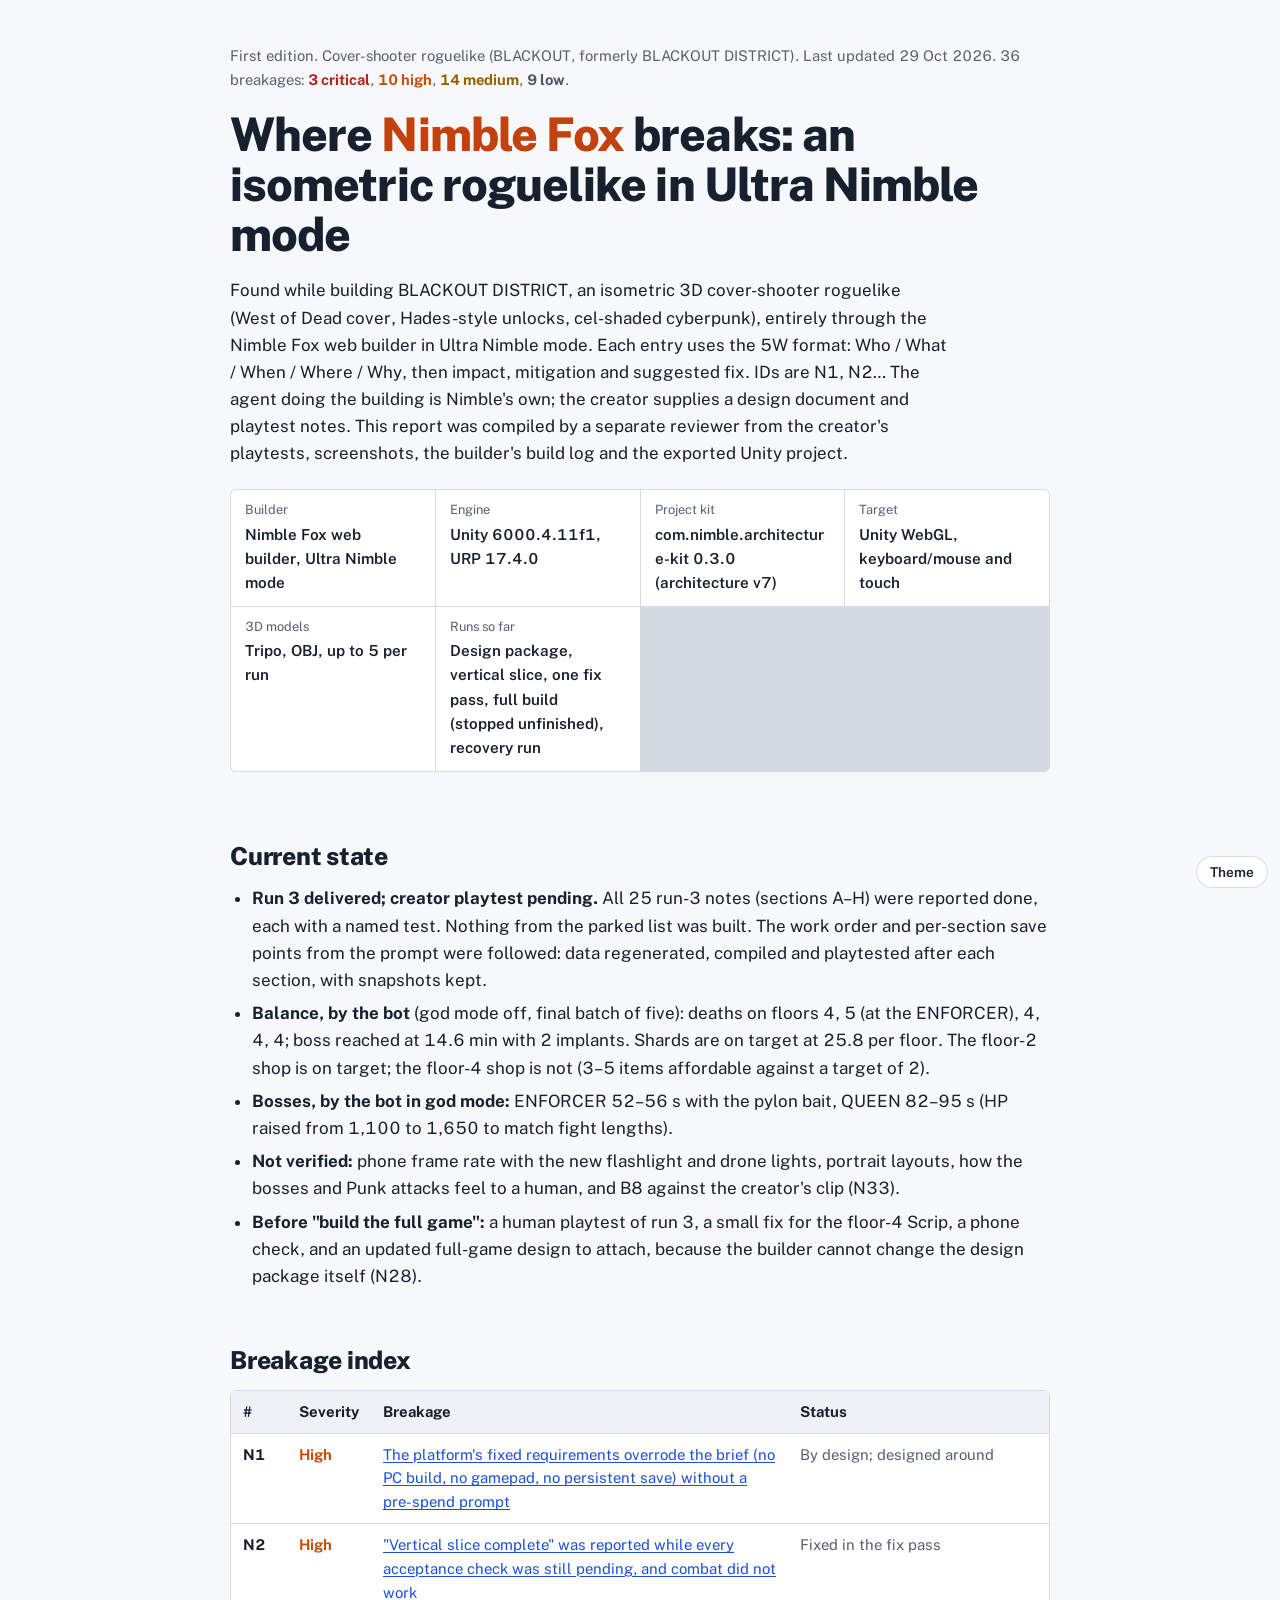
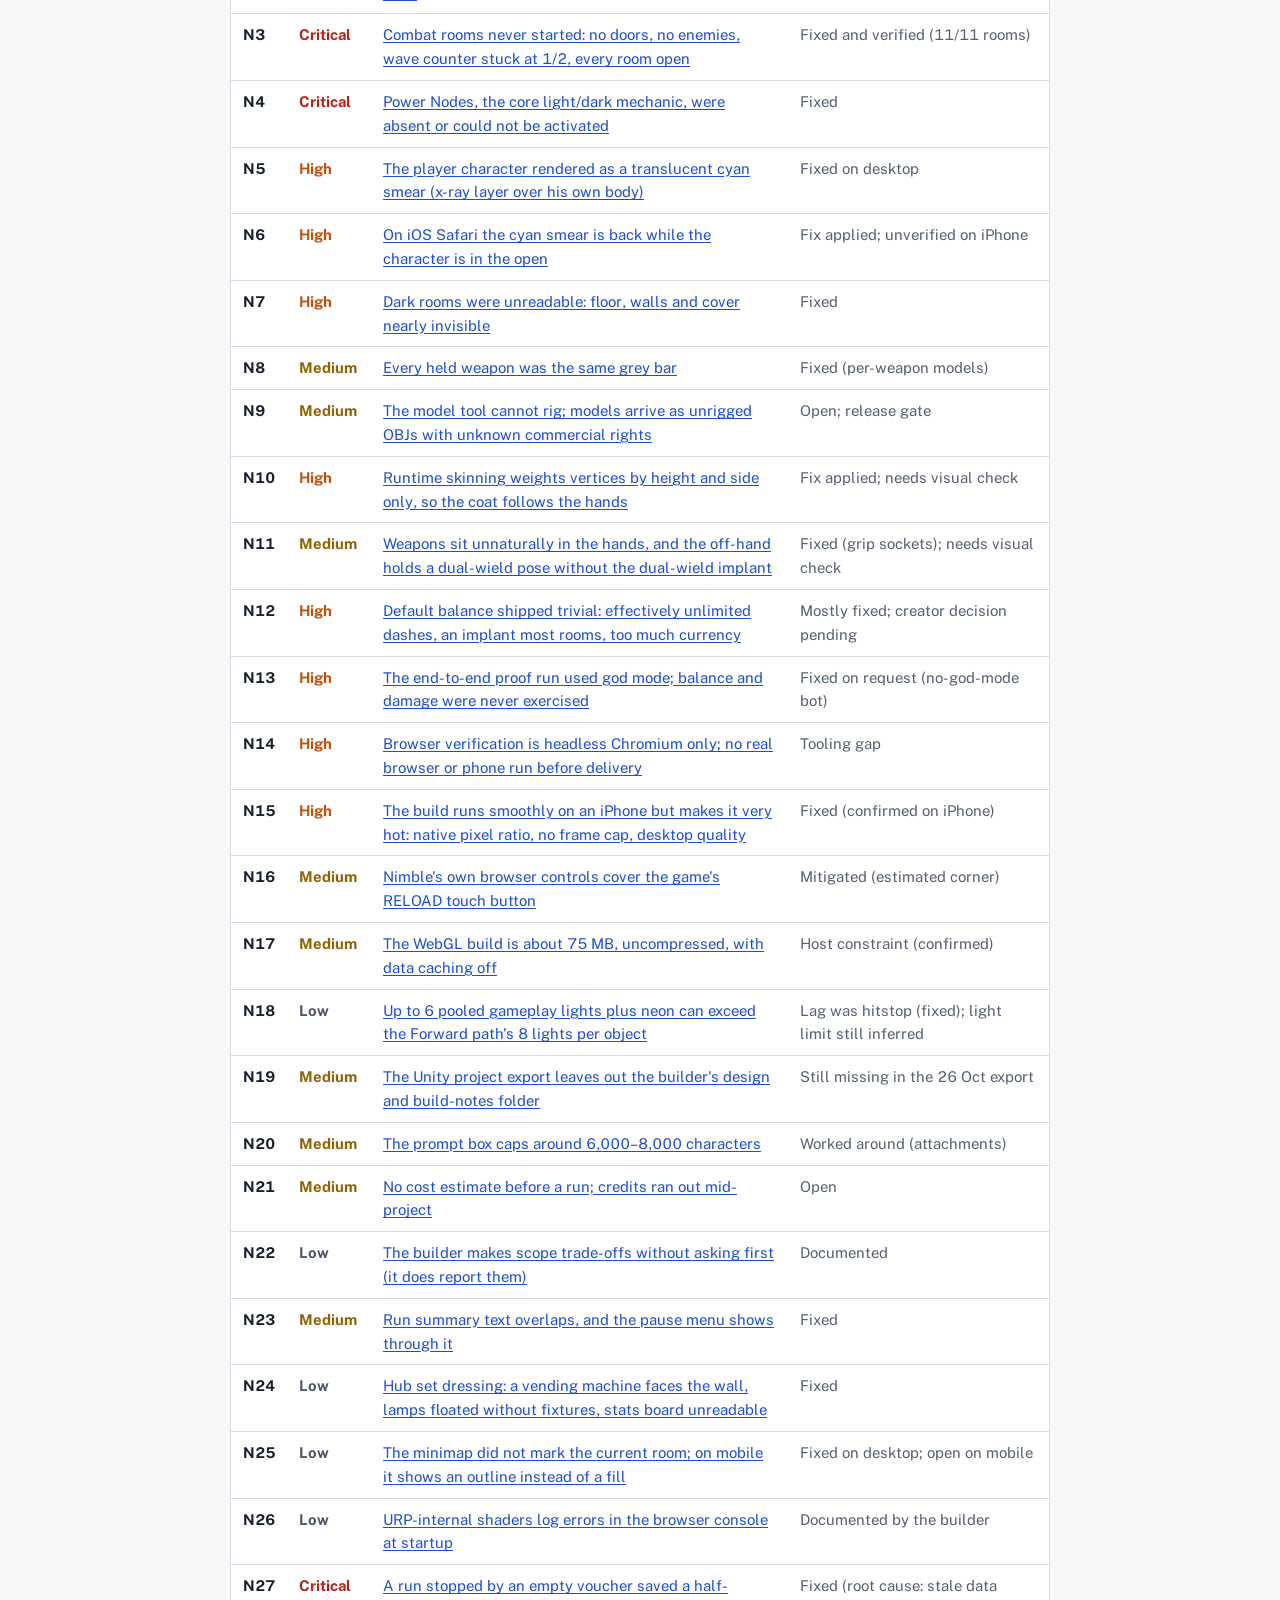
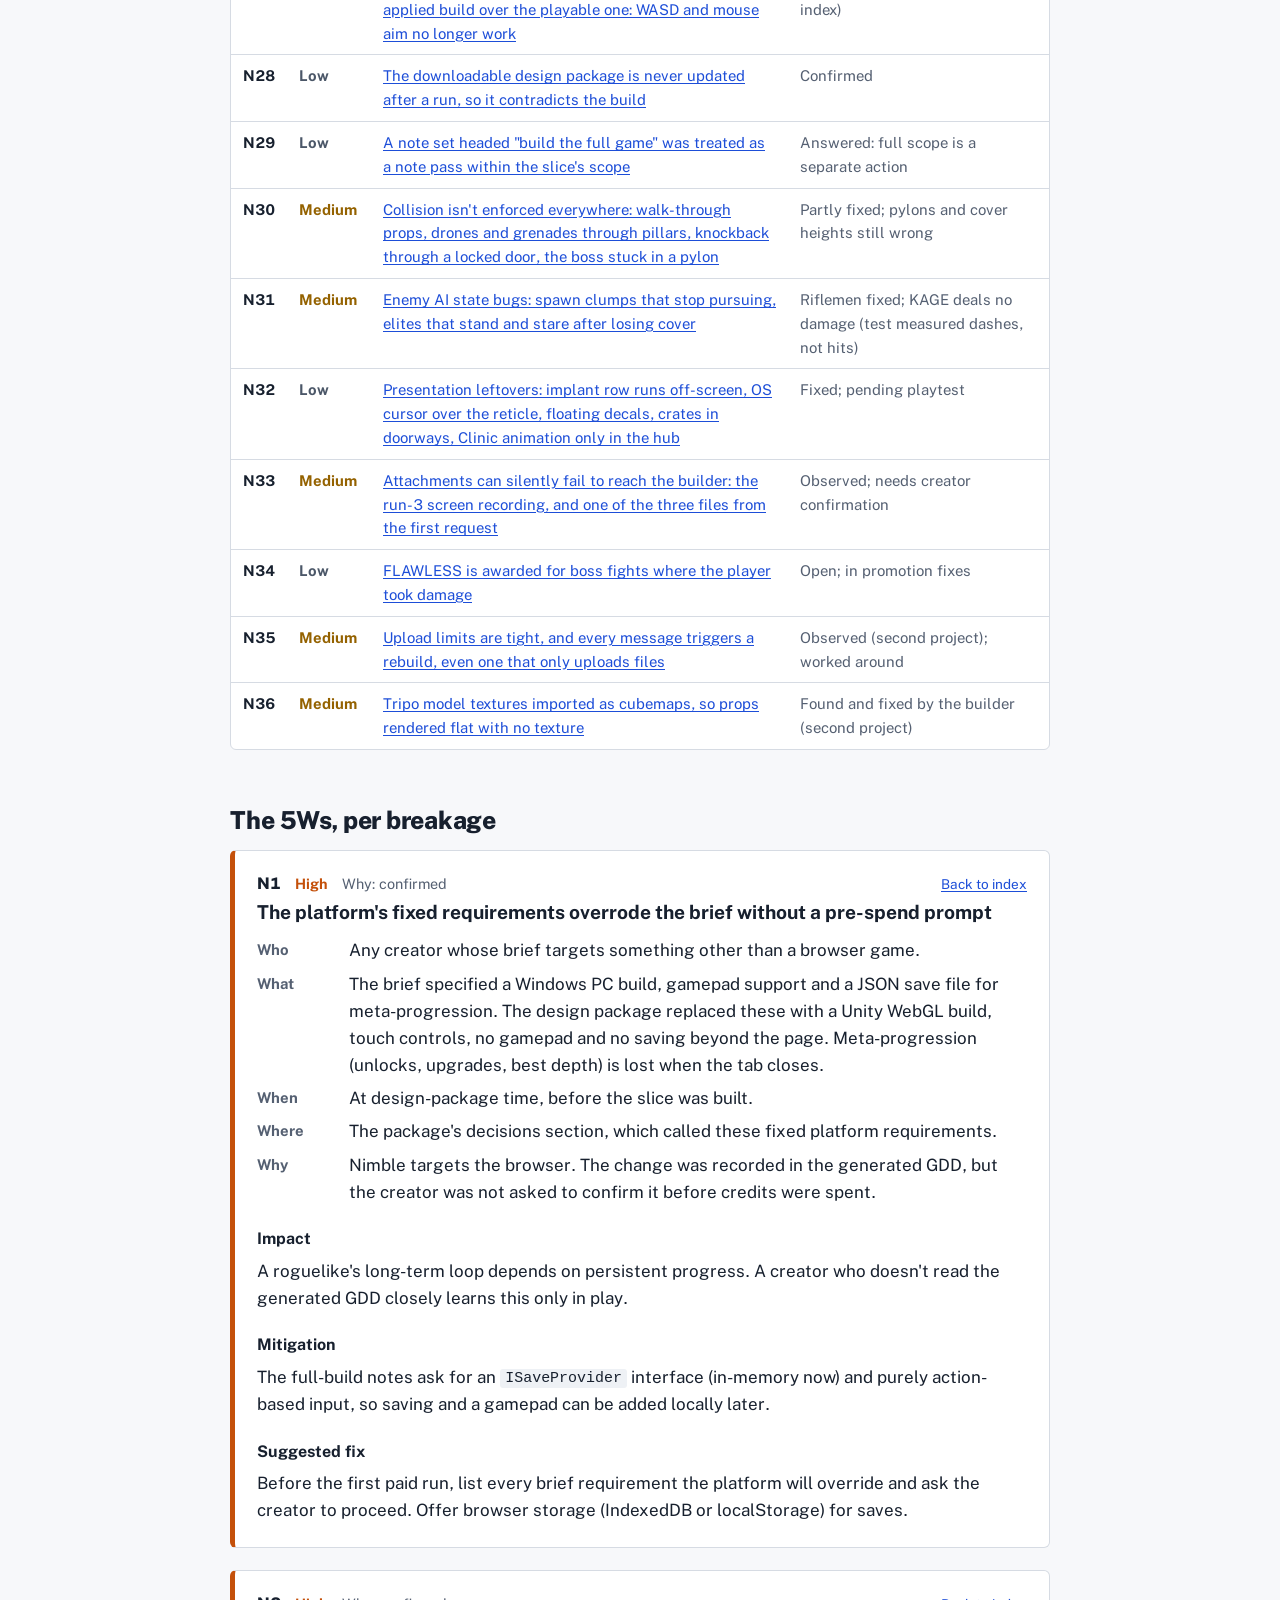
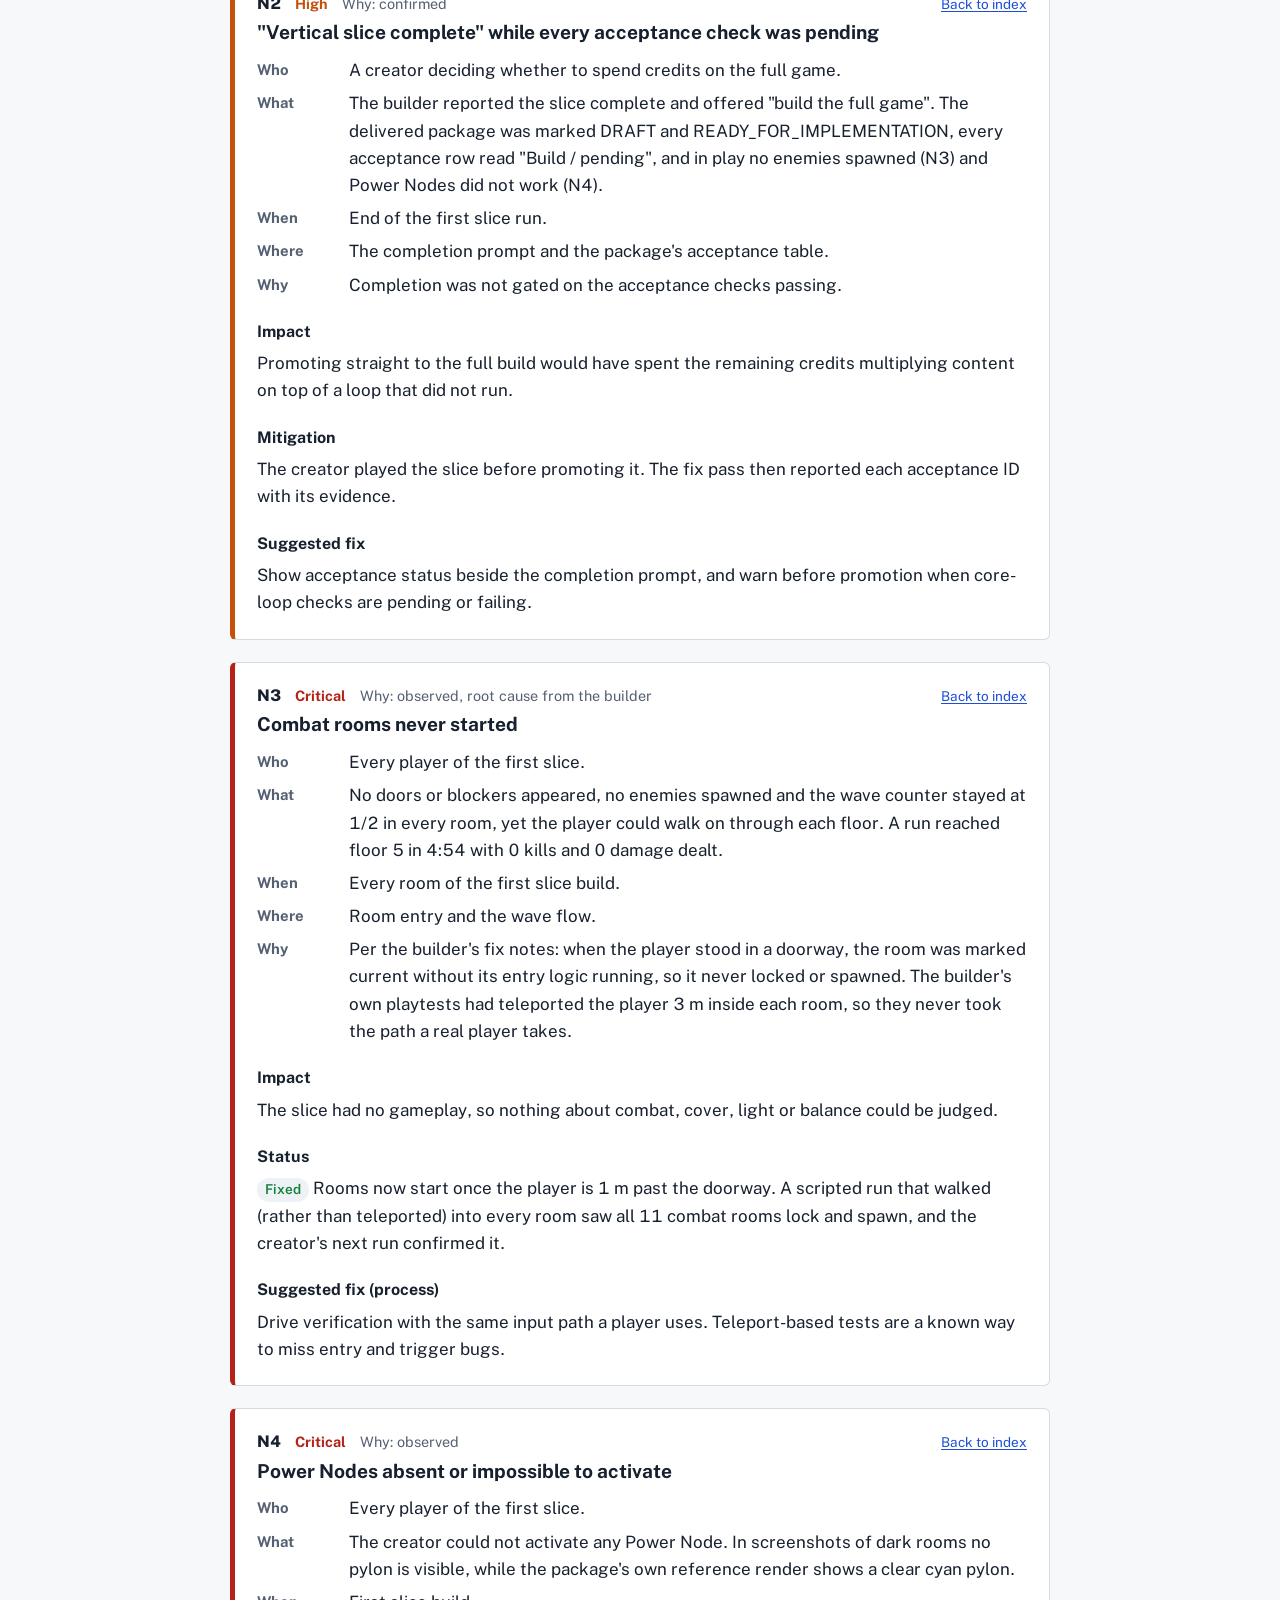
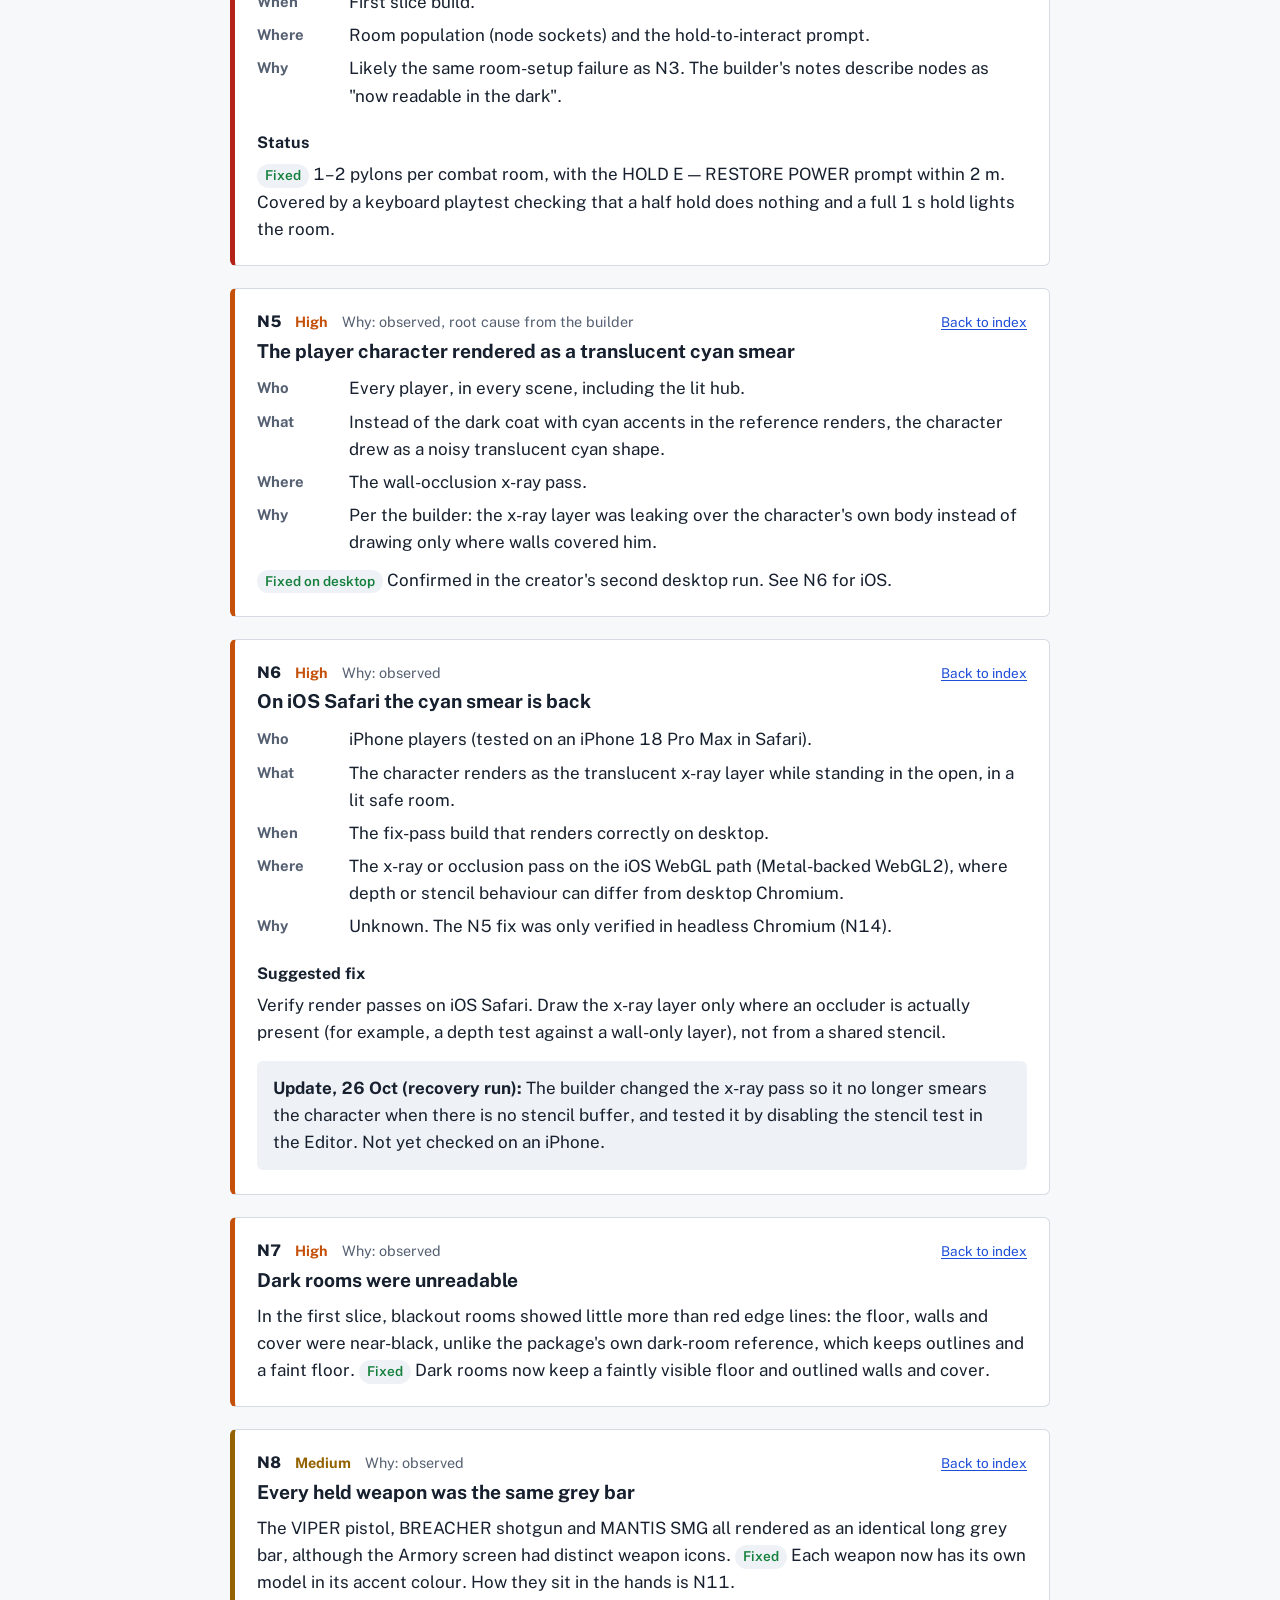
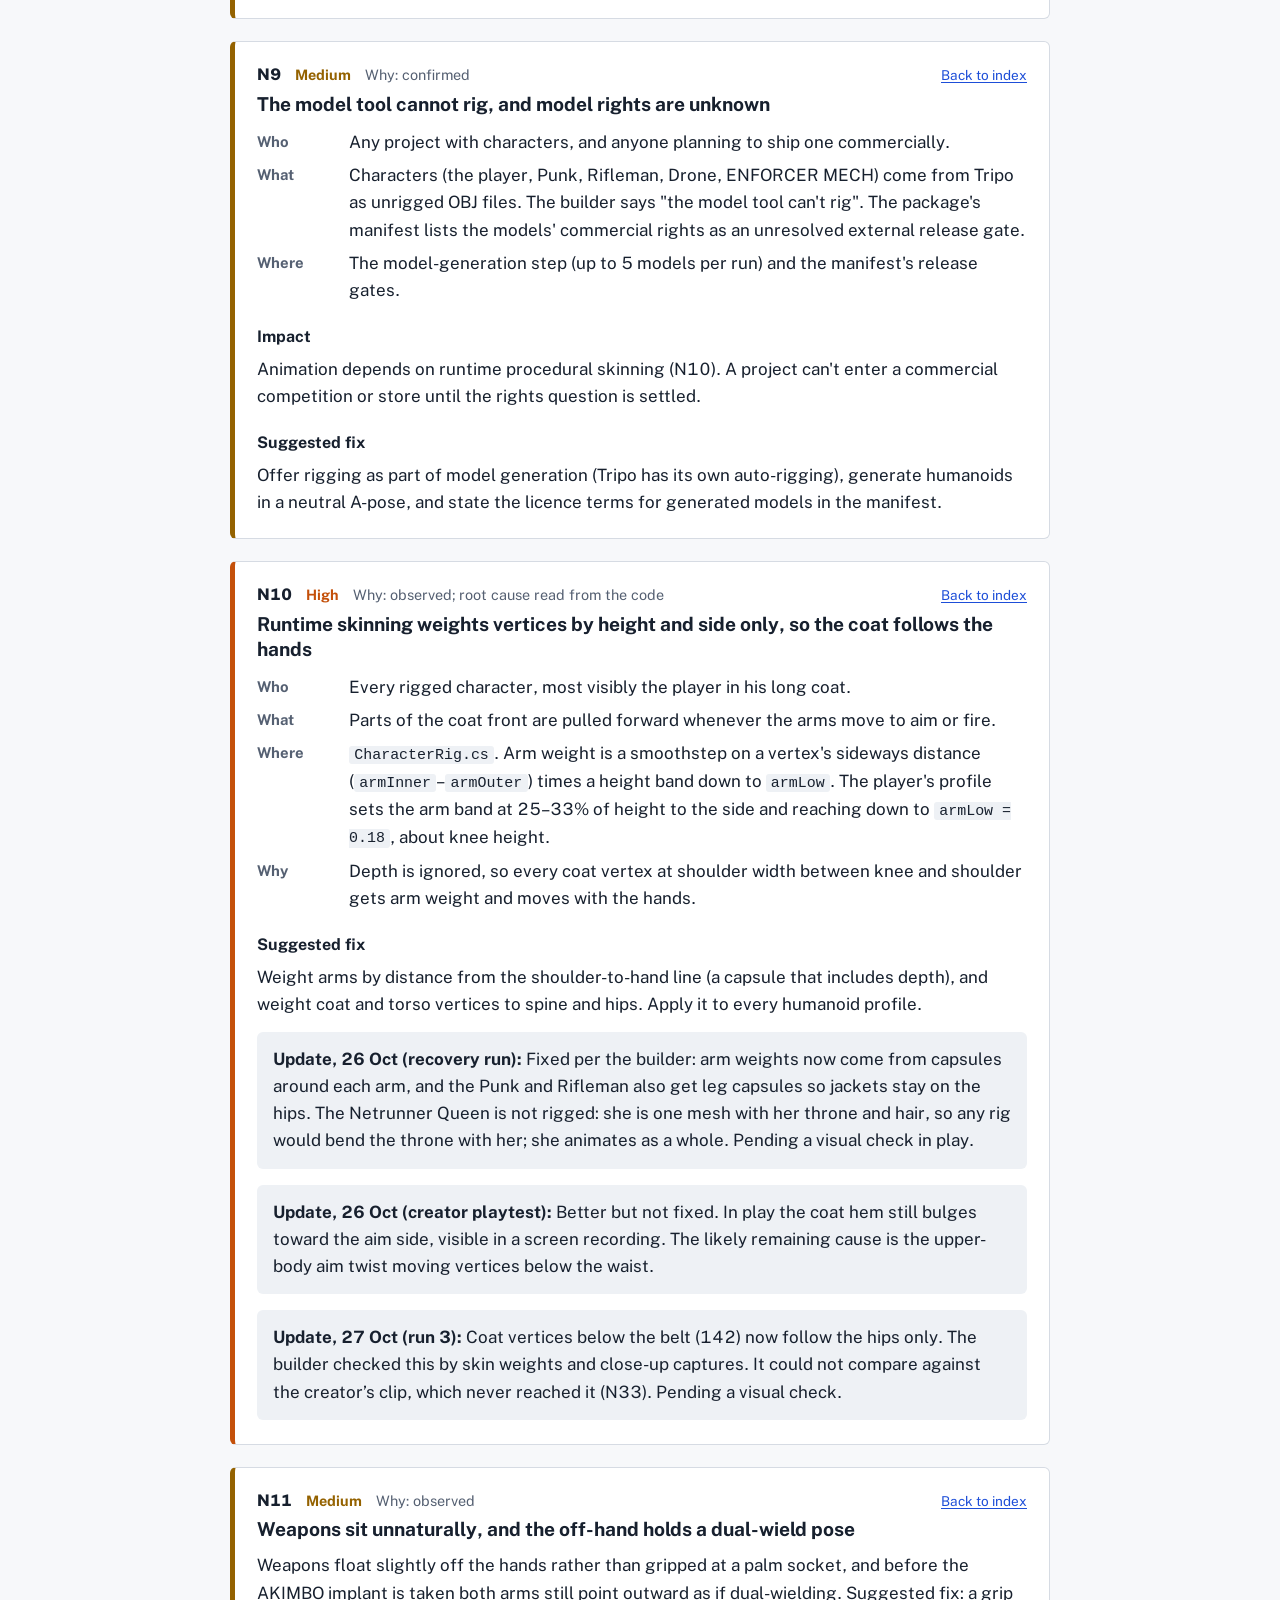
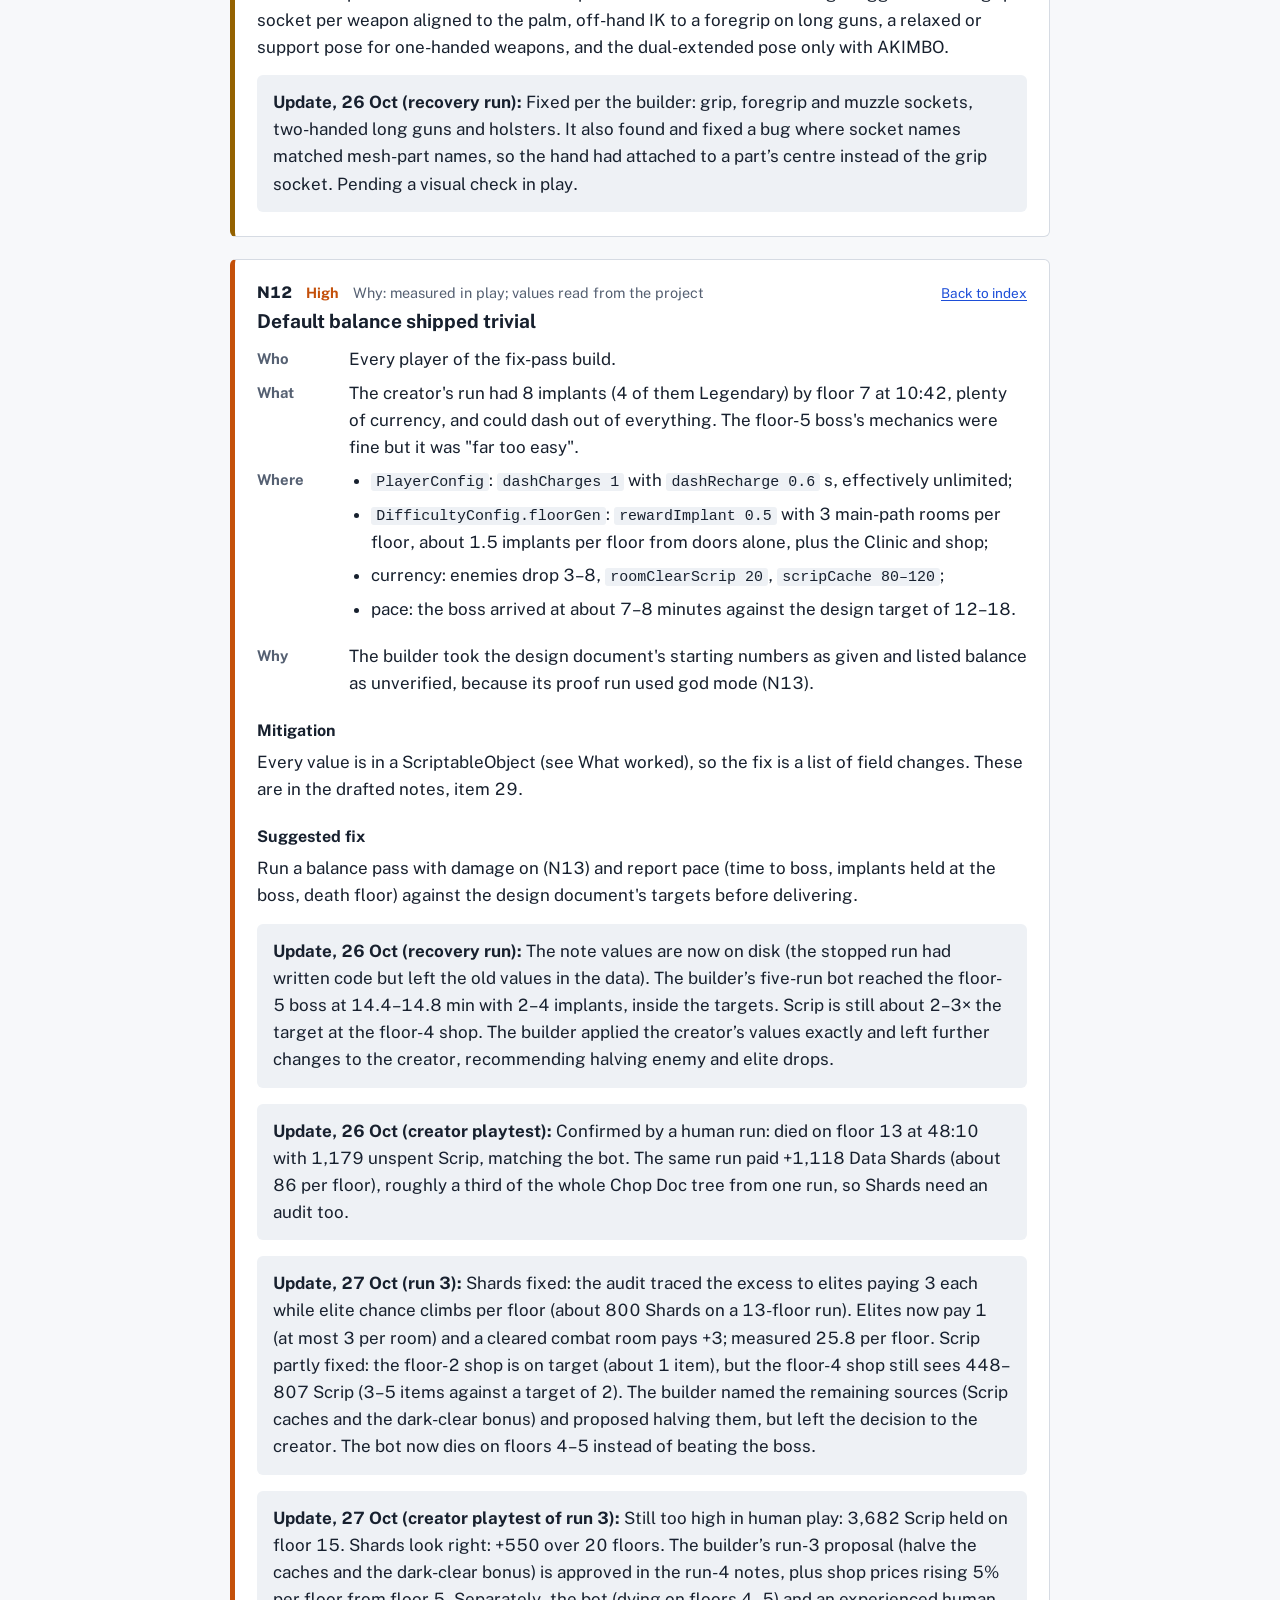
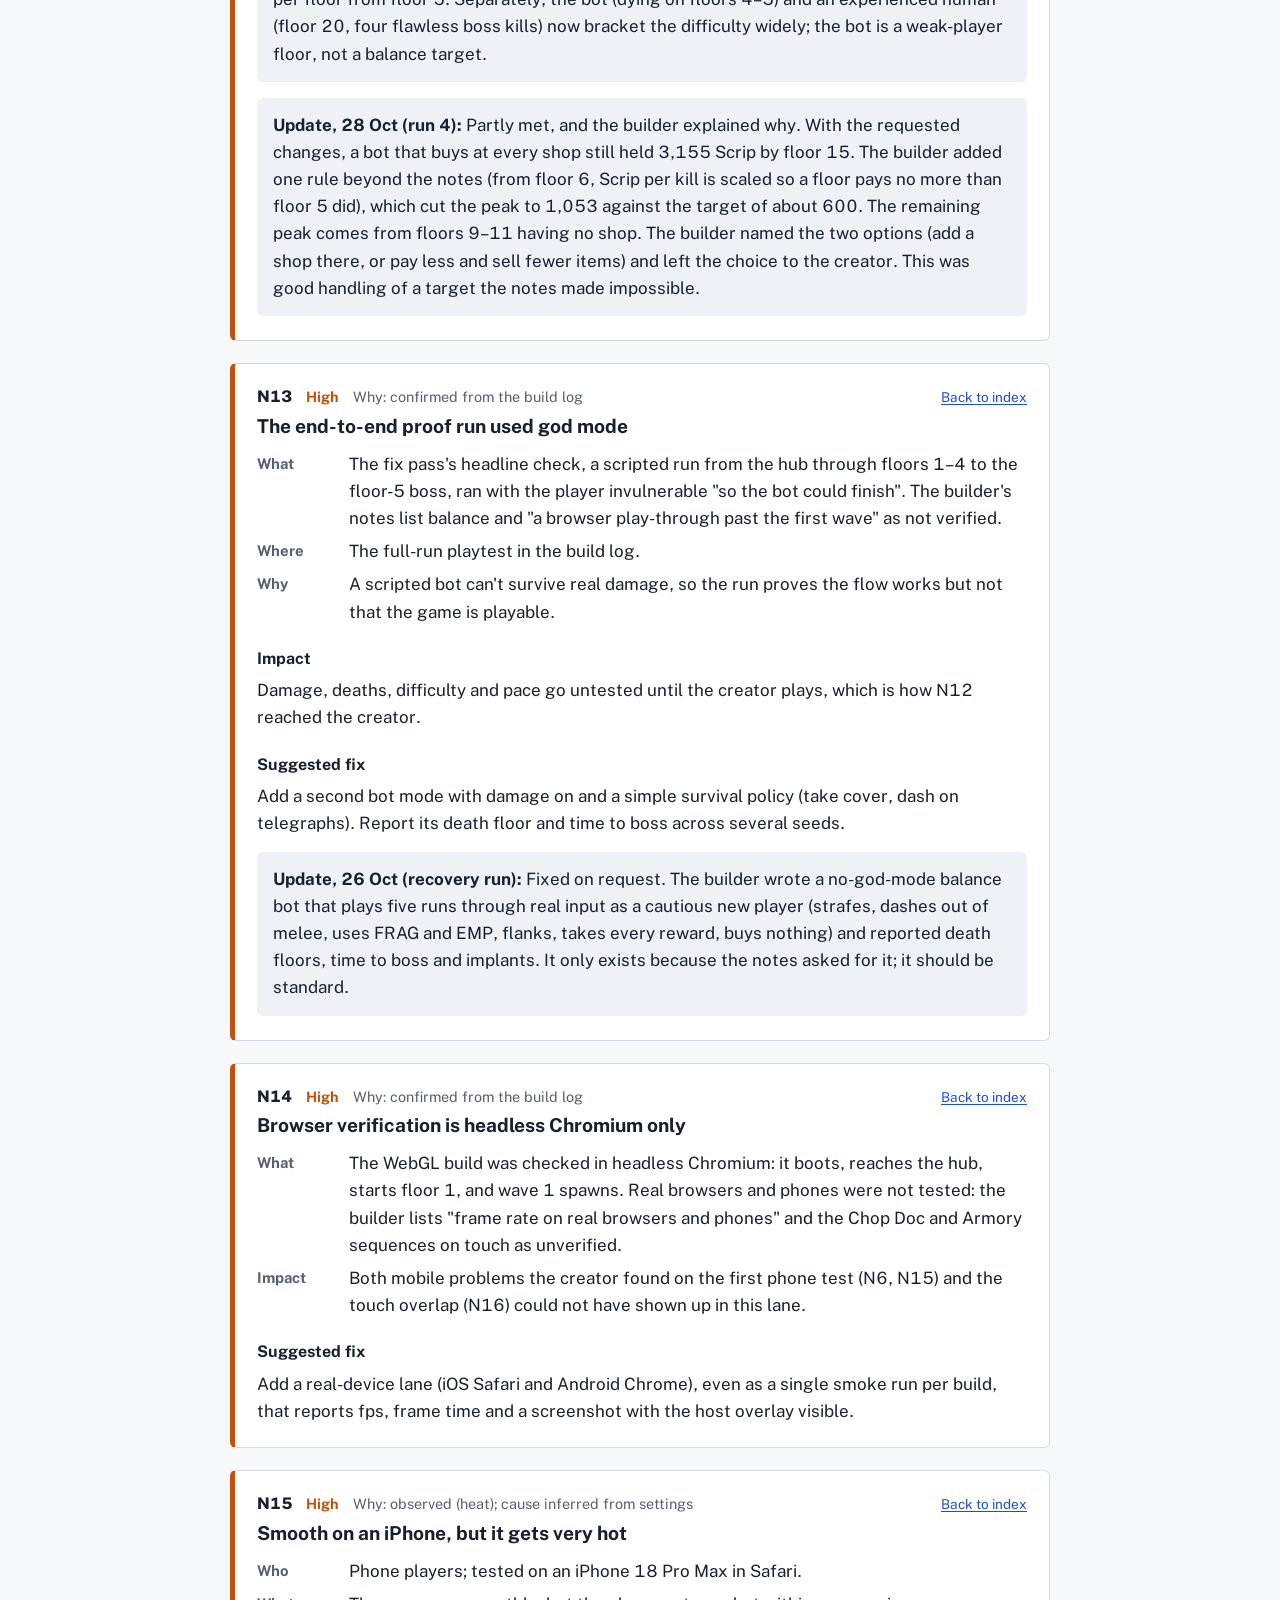
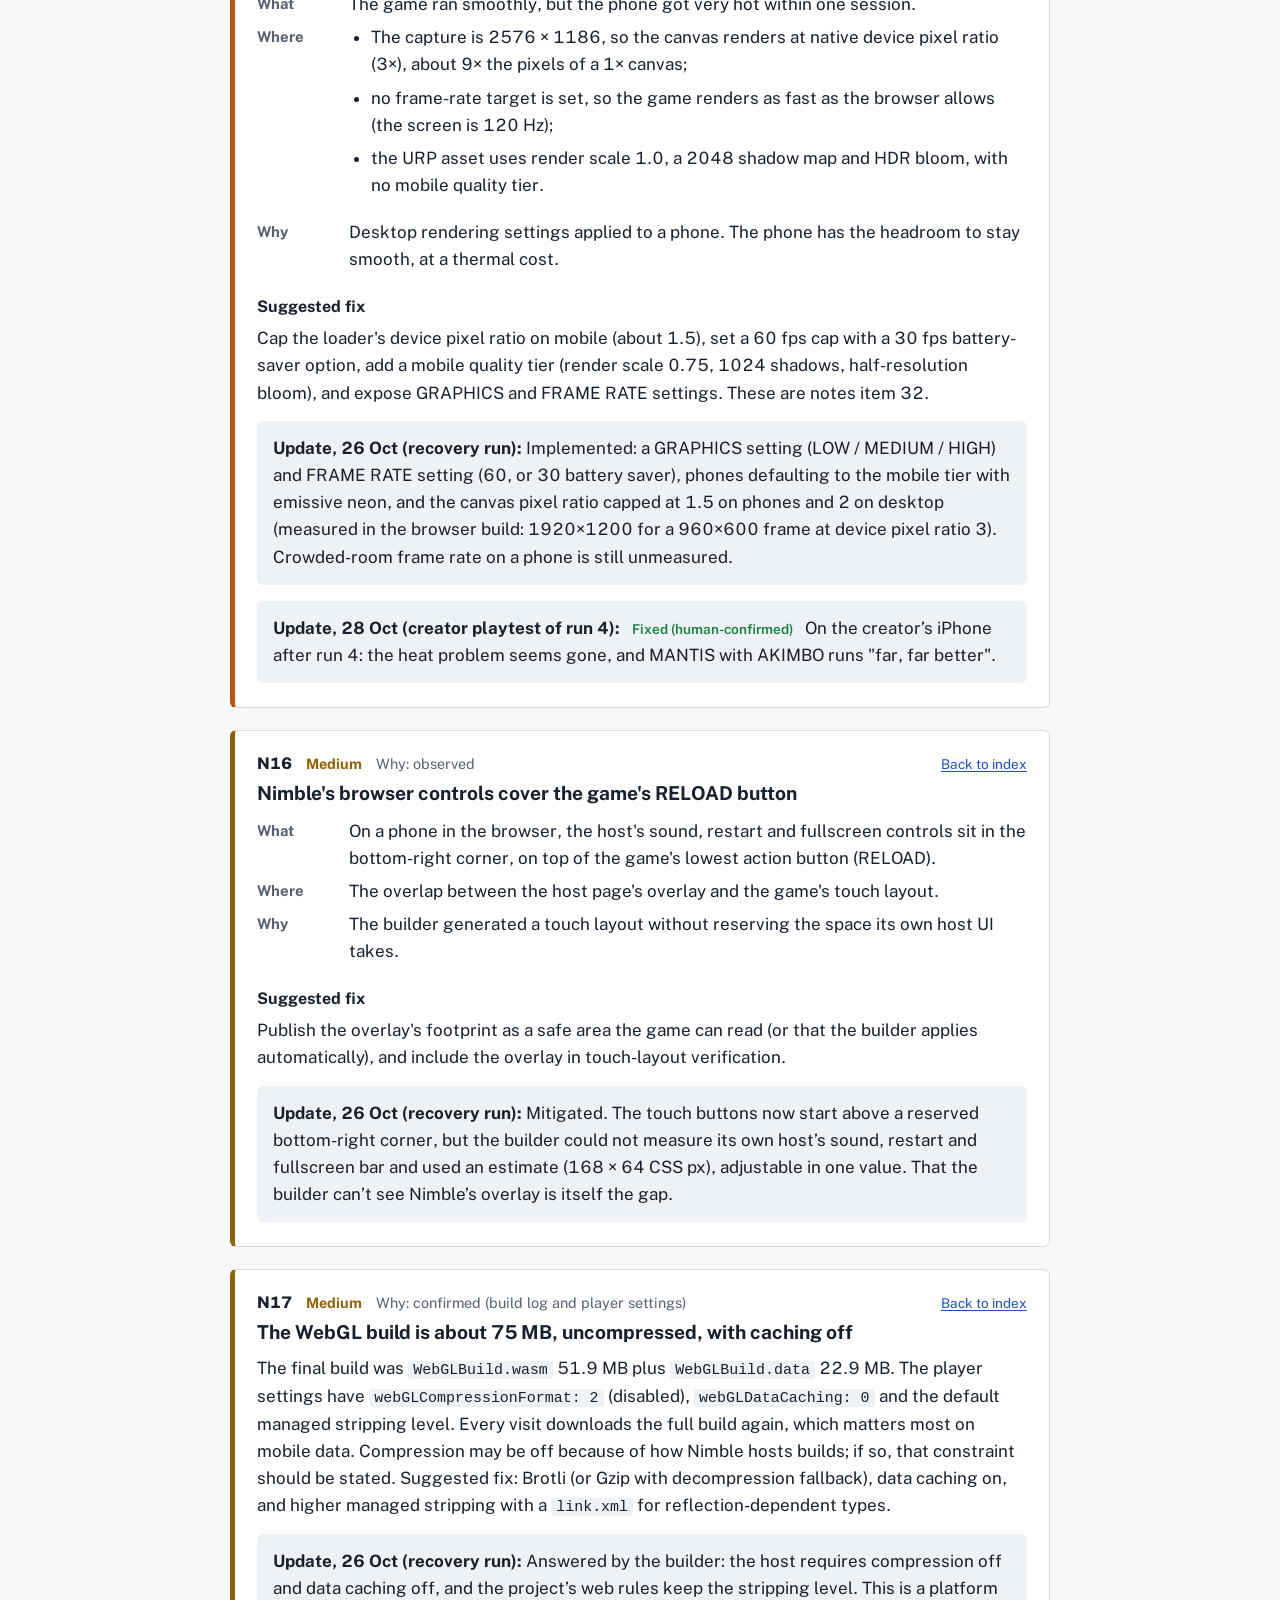
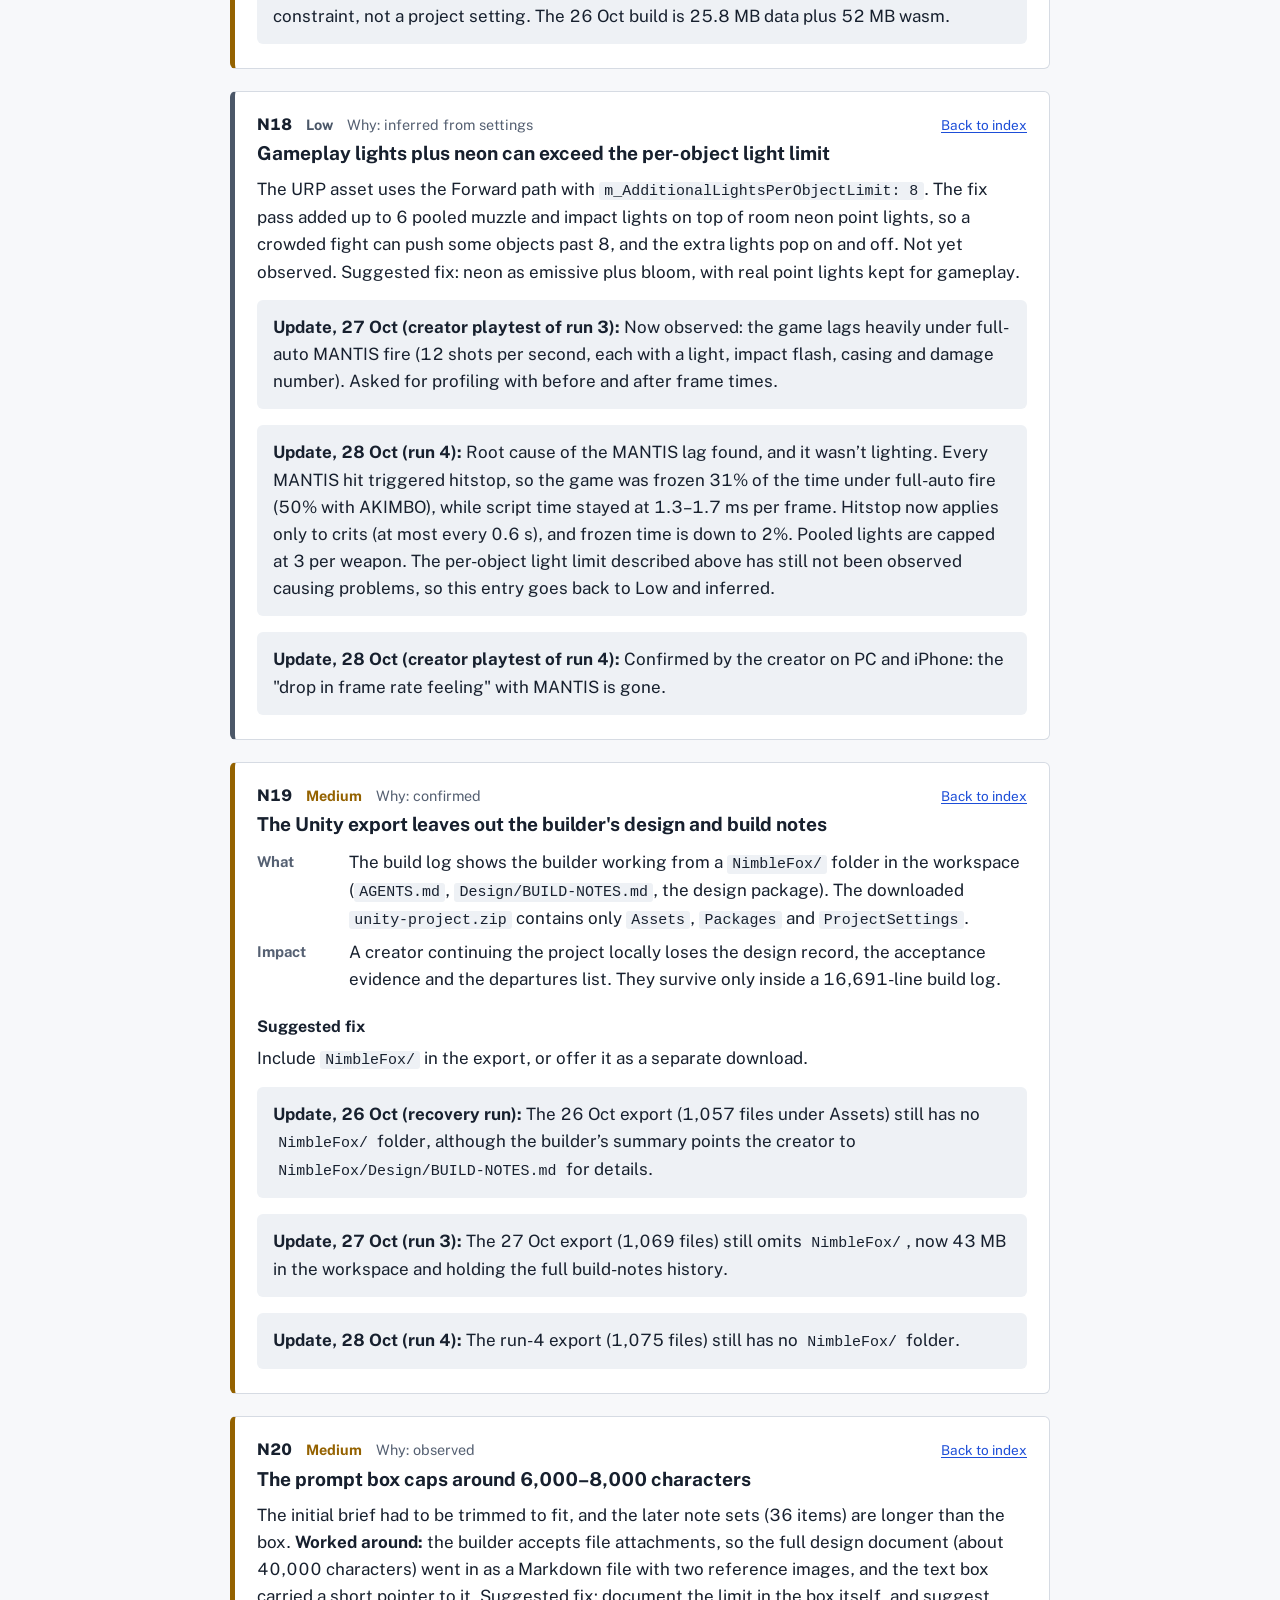
<file: archive/2026-10-29-handwritten.html>
<!doctype html>
<html lang="en">
<head>
<meta charset="utf-8">
<meta name="viewport" content="width=device-width, initial-scale=1, viewport-fit=cover">
<title>Nimble Fox Breakage Report: Ultra Nimble edition</title>
<link rel="preconnect" href="https://fonts.googleapis.com">
<link rel="preconnect" href="https://fonts.gstatic.com" crossorigin>
<link href="https://fonts.googleapis.com/css2?family=Public+Sans:ital,wght@0,400;0,600;0,700;0,800;1,400&display=swap" rel="stylesheet">
<style>
:root{
  --bg:#F7F8FA; --surface:#FFFFFF; --sunk:#EEF1F5; --ink:#17202E; --muted:#556072; --rule:#D6DBE3;
  --link:#1D4ED8; --fox:#C2410C;
  --crit:#B42318; --high:#C4500A; --med:#946200; --low:#4B5768;
  --ok:#15803D;
  color-scheme:light;
}
@media (prefers-color-scheme:dark){
  :root:not([data-theme="light"]){
    --bg:#10141B; --surface:#171D27; --sunk:#1E2633; --ink:#E6EAF0; --muted:#9AA6B8; --rule:#2C3646;
    --link:#7AA7FF; --fox:#FB8B4B;
    --crit:#FF6B5E; --high:#FF9550; --med:#E7B53C; --low:#A5B1C2; --ok:#4ADE80;
    color-scheme:dark;
  }
}
:root[data-theme="dark"]{
  --bg:#10141B; --surface:#171D27; --sunk:#1E2633; --ink:#E6EAF0; --muted:#9AA6B8; --rule:#2C3646;
  --link:#7AA7FF; --fox:#FB8B4B;
  --crit:#FF6B5E; --high:#FF9550; --med:#E7B53C; --low:#A5B1C2; --ok:#4ADE80;
  color-scheme:dark;
}
:root{box-sizing:border-box;padding-top:env(safe-area-inset-top,0px);padding-bottom:env(safe-area-inset-bottom,0px)}
*,*::before,*::after{box-sizing:inherit}
html{scroll-padding-top:calc(env(safe-area-inset-top,0px) + 16px);-webkit-text-size-adjust:100%}
body{margin:0;background:var(--bg);color:var(--ink);font-family:"Public Sans",system-ui,-apple-system,"Segoe UI",Roboto,sans-serif;font-size:17px;line-height:1.6;font-variant-numeric:tabular-nums}
a{color:var(--link);text-underline-offset:2px}
a:focus-visible,summary:focus-visible{outline:2px solid var(--link);outline-offset:2px;border-radius:2px}
code{font-family:ui-monospace,SFMono-Regular,Menlo,Consolas,monospace;font-size:.88em;background:var(--sunk);padding:.08em .35em;border-radius:3px;overflow-wrap:anywhere}
.wrap{max-width:860px;margin:0 auto;padding:0 20px 80px}
header.top{padding:44px 0 8px}
.edition{color:var(--muted);font-size:.92rem;margin:0 0 18px}
h1{font-size:clamp(2rem,5vw,2.9rem);line-height:1.08;font-weight:800;letter-spacing:-.02em;margin:0 0 18px}
h1 .fox{color:var(--fox)}
h2{font-size:1.55rem;line-height:1.2;font-weight:800;margin:56px 0 14px;letter-spacing:-.01em}
h3{font-size:1.2rem;line-height:1.3;font-weight:700;margin:0 0 10px}
h4{font-size:1rem;font-weight:700;margin:20px 0 6px}
p{margin:0 0 14px}
ul,ol{margin:0 0 14px;padding-left:1.3em}
li{margin:0 0 6px}
li>ul{margin-top:6px}
.lede{font-size:1.06rem;max-width:72ch}
.facts{display:grid;grid-template-columns:repeat(auto-fit,minmax(190px,1fr));gap:1px;background:var(--rule);border:1px solid var(--rule);border-radius:6px;overflow:hidden;margin:22px 0 6px}
.facts div{background:var(--surface);padding:10px 14px}
.facts dt{font-size:.8rem;color:var(--muted);margin:0}
.facts dd{margin:2px 0 0;font-weight:600;font-size:.95rem;overflow-wrap:anywhere}
.tally{display:flex;flex-wrap:wrap;gap:8px 18px;margin:16px 0 0;font-size:.95rem;color:var(--muted)}
.tally b{color:var(--ink)}
.sev{font-weight:700}
.sev.c{color:var(--crit)} .sev.h{color:var(--high)} .sev.m{color:var(--med)} .sev.l{color:var(--low)}
.tablewrap{overflow-x:auto;border:1px solid var(--rule);border-radius:6px;background:var(--surface)}
table{border-collapse:collapse;width:100%;font-size:.93rem}
th,td{text-align:left;vertical-align:top;padding:9px 12px;border-bottom:1px solid var(--rule)}
th{font-weight:700;background:var(--sunk);white-space:nowrap}
tr:last-child td{border-bottom:0}
td.id{font-weight:700;white-space:nowrap}
td.st{color:var(--muted);min-width:150px}
.card{background:var(--surface);border:1px solid var(--rule);border-left:5px solid var(--low);border-radius:6px;padding:20px 22px 8px;margin:0 0 22px}
.card.c{border-left-color:var(--crit)} .card.h{border-left-color:var(--high)} .card.m{border-left-color:var(--med)} .card.l{border-left-color:var(--low)}
.cardhead{display:flex;flex-wrap:wrap;align-items:baseline;gap:6px 14px;margin:0 0 4px;font-size:.9rem}
.cardhead .num{font-weight:800;font-size:1rem}
.cardhead .why{color:var(--muted)}
.cardhead .back{margin-left:auto;font-size:.85rem}
.status{display:inline-block;font-size:.85rem;font-weight:600;padding:1px 8px;border-radius:999px;background:var(--sunk);color:var(--muted)}
.status.fixed{color:var(--ok)}
dl.w{display:grid;grid-template-columns:76px 1fr;gap:6px 16px;margin:12px 0 10px}
dl.w dt{font-weight:700;color:var(--muted);font-size:.93rem;padding-top:1px}
dl.w dd{margin:0}
@media (max-width:560px){dl.w{grid-template-columns:1fr;gap:0}dl.w dt{margin-top:8px}}
.note{background:var(--sunk);border-radius:6px;padding:14px 16px;margin:0 0 16px}
.ranked li{margin-bottom:10px}
footer{color:var(--muted);font-size:.9rem;border-top:1px solid var(--rule);margin-top:56px;padding-top:18px}
.themebtn{position:fixed;right:max(12px,env(safe-area-inset-right,0px));bottom:calc(12px + env(safe-area-inset-bottom,0px));font:600 .85rem "Public Sans",system-ui,sans-serif;background:var(--surface);color:var(--ink);border:1px solid var(--rule);border-radius:999px;padding:7px 13px;cursor:pointer}
@media print{.themebtn,.back{display:none}.card{break-inside:avoid}}
</style>
</head>
<body>
<div class="wrap">

<header class="top">
<p class="edition">First edition. Cover-shooter roguelike (BLACKOUT, formerly BLACKOUT DISTRICT). Last updated 29 Oct 2026. 36 breakages: <span class="sev c">3 critical</span>, <span class="sev h">10 high</span>, <span class="sev m">14 medium</span>, <span class="sev l">9 low</span>.</p>
<h1>Where <span class="fox">Nimble Fox</span> breaks: an isometric roguelike in Ultra Nimble mode</h1>
<p class="lede">Found while building BLACKOUT DISTRICT, an isometric 3D cover-shooter roguelike (West of Dead cover, Hades-style unlocks, cel-shaded cyberpunk), entirely through the Nimble Fox web builder in Ultra Nimble mode. Each entry uses the 5W format: Who / What / When / Where / Why, then impact, mitigation and suggested fix. IDs are N1, N2… The agent doing the building is Nimble's own; the creator supplies a design document and playtest notes. This report was compiled by a separate reviewer from the creator's playtests, screenshots, the builder's build log and the exported Unity project.</p>

<dl class="facts">
  <div><dt>Builder</dt><dd>Nimble Fox web builder, Ultra Nimble mode</dd></div>
  <div><dt>Engine</dt><dd>Unity 6000.4.11f1, URP 17.4.0</dd></div>
  <div><dt>Project kit</dt><dd>com.nimble.architecture-kit 0.3.0 (architecture v7)</dd></div>
  <div><dt>Target</dt><dd>Unity WebGL, keyboard/mouse and touch</dd></div>
  <div><dt>3D models</dt><dd>Tripo, OBJ, up to 5 per run</dd></div>
  <div><dt>Runs so far</dt><dd>Design package, vertical slice, one fix pass, full build (stopped unfinished), recovery run</dd></div>
</dl>
</header>

<h2 id="state">Current state</h2>
<ul>
  <li><strong>Run 3 delivered; creator playtest pending.</strong> All 25 run-3 notes (sections A–H) were reported done, each with a named test. Nothing from the parked list was built. The work order and per-section save points from the prompt were followed: data regenerated, compiled and playtested after each section, with snapshots kept.</li>
  <li><strong>Balance, by the bot</strong> (god mode off, final batch of five): deaths on floors 4, 5 (at the ENFORCER), 4, 4, 4; boss reached at 14.6 min with 2 implants. Shards are on target at 25.8 per floor. The floor-2 shop is on target; the floor-4 shop is not (3–5 items affordable against a target of 2).</li>
  <li><strong>Bosses, by the bot in god mode:</strong> ENFORCER 52–56 s with the pylon bait, QUEEN 82–95 s (HP raised from 1,100 to 1,650 to match fight lengths).</li>
  <li><strong>Not verified:</strong> phone frame rate with the new flashlight and drone lights, portrait layouts, how the bosses and Punk attacks feel to a human, and B8 against the creator's clip (N33).</li>
  <li><strong>Before "build the full game":</strong> a human playtest of run 3, a small fix for the floor-4 Scrip, a phone check, and an updated full-game design to attach, because the builder cannot change the design package itself (N28).</li>
</ul>

<h2 id="index">Breakage index</h2>
<div class="tablewrap">
<table>
<thead><tr><th>#</th><th>Severity</th><th>Breakage</th><th>Status</th></tr></thead>
<tbody>
<tr><td class="id">N1</td><td class="sev h">High</td><td><a href="#n1">The platform's fixed requirements overrode the brief (no PC build, no gamepad, no persistent save) without a pre-spend prompt</a></td><td class="st">By design; designed around</td></tr>
<tr><td class="id">N2</td><td class="sev h">High</td><td><a href="#n2">"Vertical slice complete" was reported while every acceptance check was still pending, and combat did not work</a></td><td class="st">Fixed in the fix pass</td></tr>
<tr><td class="id">N3</td><td class="sev c">Critical</td><td><a href="#n3">Combat rooms never started: no doors, no enemies, wave counter stuck at 1/2, every room open</a></td><td class="st">Fixed and verified (11/11 rooms)</td></tr>
<tr><td class="id">N4</td><td class="sev c">Critical</td><td><a href="#n4">Power Nodes, the core light/dark mechanic, were absent or could not be activated</a></td><td class="st">Fixed</td></tr>
<tr><td class="id">N5</td><td class="sev h">High</td><td><a href="#n5">The player character rendered as a translucent cyan smear (x-ray layer over his own body)</a></td><td class="st">Fixed on desktop</td></tr>
<tr><td class="id">N6</td><td class="sev h">High</td><td><a href="#n6">On iOS Safari the cyan smear is back while the character is in the open</a></td><td class="st">Fix applied; unverified on iPhone</td></tr>
<tr><td class="id">N7</td><td class="sev h">High</td><td><a href="#n7">Dark rooms were unreadable: floor, walls and cover nearly invisible</a></td><td class="st">Fixed</td></tr>
<tr><td class="id">N8</td><td class="sev m">Medium</td><td><a href="#n8">Every held weapon was the same grey bar</a></td><td class="st">Fixed (per-weapon models)</td></tr>
<tr><td class="id">N9</td><td class="sev m">Medium</td><td><a href="#n9">The model tool cannot rig; models arrive as unrigged OBJs with unknown commercial rights</a></td><td class="st">Open; release gate</td></tr>
<tr><td class="id">N10</td><td class="sev h">High</td><td><a href="#n10">Runtime skinning weights vertices by height and side only, so the coat follows the hands</a></td><td class="st">Fix applied; needs visual check</td></tr>
<tr><td class="id">N11</td><td class="sev m">Medium</td><td><a href="#n11">Weapons sit unnaturally in the hands, and the off-hand holds a dual-wield pose without the dual-wield implant</a></td><td class="st">Fixed (grip sockets); needs visual check</td></tr>
<tr><td class="id">N12</td><td class="sev h">High</td><td><a href="#n12">Default balance shipped trivial: effectively unlimited dashes, an implant most rooms, too much currency</a></td><td class="st">Mostly fixed; creator decision pending</td></tr>
<tr><td class="id">N13</td><td class="sev h">High</td><td><a href="#n13">The end-to-end proof run used god mode; balance and damage were never exercised</a></td><td class="st">Fixed on request (no-god-mode bot)</td></tr>
<tr><td class="id">N14</td><td class="sev h">High</td><td><a href="#n14">Browser verification is headless Chromium only; no real browser or phone run before delivery</a></td><td class="st">Tooling gap</td></tr>
<tr><td class="id">N15</td><td class="sev h">High</td><td><a href="#n15">The build runs smoothly on an iPhone but makes it very hot: native pixel ratio, no frame cap, desktop quality</a></td><td class="st">Fixed (confirmed on iPhone)</td></tr>
<tr><td class="id">N16</td><td class="sev m">Medium</td><td><a href="#n16">Nimble's own browser controls cover the game's RELOAD touch button</a></td><td class="st">Mitigated (estimated corner)</td></tr>
<tr><td class="id">N17</td><td class="sev m">Medium</td><td><a href="#n17">The WebGL build is about 75 MB, uncompressed, with data caching off</a></td><td class="st">Host constraint (confirmed)</td></tr>
<tr><td class="id">N18</td><td class="sev l">Low</td><td><a href="#n18">Up to 6 pooled gameplay lights plus neon can exceed the Forward path's 8 lights per object</a></td><td class="st">Lag was hitstop (fixed); light limit still inferred</td></tr>
<tr><td class="id">N19</td><td class="sev m">Medium</td><td><a href="#n19">The Unity project export leaves out the builder's design and build-notes folder</a></td><td class="st">Still missing in the 26 Oct export</td></tr>
<tr><td class="id">N20</td><td class="sev m">Medium</td><td><a href="#n20">The prompt box caps around 6,000–8,000 characters</a></td><td class="st">Worked around (attachments)</td></tr>
<tr><td class="id">N21</td><td class="sev m">Medium</td><td><a href="#n21">No cost estimate before a run; credits ran out mid-project</a></td><td class="st">Open</td></tr>
<tr><td class="id">N22</td><td class="sev l">Low</td><td><a href="#n22">The builder makes scope trade-offs without asking first (it does report them)</a></td><td class="st">Documented</td></tr>
<tr><td class="id">N23</td><td class="sev m">Medium</td><td><a href="#n23">Run summary text overlaps, and the pause menu shows through it</a></td><td class="st">Fixed</td></tr>
<tr><td class="id">N24</td><td class="sev l">Low</td><td><a href="#n24">Hub set dressing: a vending machine faces the wall, lamps floated without fixtures, stats board unreadable</a></td><td class="st">Fixed</td></tr>
<tr><td class="id">N25</td><td class="sev l">Low</td><td><a href="#n25">The minimap did not mark the current room; on mobile it shows an outline instead of a fill</a></td><td class="st">Fixed on desktop; open on mobile</td></tr>
<tr><td class="id">N26</td><td class="sev l">Low</td><td><a href="#n26">URP-internal shaders log errors in the browser console at startup</a></td><td class="st">Documented by the builder</td></tr>
<tr><td class="id">N27</td><td class="sev c">Critical</td><td><a href="#n27">A run stopped by an empty voucher saved a half-applied build over the playable one: WASD and mouse aim no longer work</a></td><td class="st">Fixed (root cause: stale data index)</td></tr>
<tr><td class="id">N28</td><td class="sev l">Low</td><td><a href="#n28">The downloadable design package is never updated after a run, so it contradicts the build</a></td><td class="st">Confirmed</td></tr>
<tr><td class="id">N29</td><td class="sev l">Low</td><td><a href="#n29">A note set headed "build the full game" was treated as a note pass within the slice's scope</a></td><td class="st">Answered: full scope is a separate action</td></tr>
<tr><td class="id">N30</td><td class="sev m">Medium</td><td><a href="#n30">Collision isn't enforced everywhere: walk-through props, drones and grenades through pillars, knockback through a locked door, the boss stuck in a pylon</a></td><td class="st">Partly fixed; pylons and cover heights still wrong</td></tr>
<tr><td class="id">N31</td><td class="sev m">Medium</td><td><a href="#n31">Enemy AI state bugs: spawn clumps that stop pursuing, elites that stand and stare after losing cover</a></td><td class="st">Riflemen fixed; KAGE deals no damage (test measured dashes, not hits)</td></tr>
<tr><td class="id">N32</td><td class="sev l">Low</td><td><a href="#n32">Presentation leftovers: implant row runs off-screen, OS cursor over the reticle, floating decals, crates in doorways, Clinic animation only in the hub</a></td><td class="st">Fixed; pending playtest</td></tr>
<tr><td class="id">N33</td><td class="sev m">Medium</td><td><a href="#n33">Attachments can silently fail to reach the builder: the run-3 screen recording, and one of the three files from the first request</a></td><td class="st">Observed; needs creator confirmation</td></tr>
<tr><td class="id">N34</td><td class="sev l">Low</td><td><a href="#n34">FLAWLESS is awarded for boss fights where the player took damage</a></td><td class="st">Open; in promotion fixes</td></tr>
<tr><td class="id">N35</td><td class="sev m">Medium</td><td><a href="#n35">Upload limits are tight, and every message triggers a rebuild, even one that only uploads files</a></td><td class="st">Observed (second project); worked around</td></tr>
<tr><td class="id">N36</td><td class="sev m">Medium</td><td><a href="#n36">Tripo model textures imported as cubemaps, so props rendered flat with no texture</a></td><td class="st">Found and fixed by the builder (second project)</td></tr>
</tbody>
</table>
</div>

<h2 id="cards">The 5Ws, per breakage</h2>

<article class="card h" id="n1">
<div class="cardhead"><span class="num">N1</span><span class="sev h">High</span><span class="why">Why: confirmed</span><a class="back" href="#index">Back to index</a></div>
<h3>The platform's fixed requirements overrode the brief without a pre-spend prompt</h3>
<dl class="w">
<dt>Who</dt><dd>Any creator whose brief targets something other than a browser game.</dd>
<dt>What</dt><dd>The brief specified a Windows PC build, gamepad support and a JSON save file for meta-progression. The design package replaced these with a Unity WebGL build, touch controls, no gamepad and no saving beyond the page. Meta-progression (unlocks, upgrades, best depth) is lost when the tab closes.</dd>
<dt>When</dt><dd>At design-package time, before the slice was built.</dd>
<dt>Where</dt><dd>The package's decisions section, which called these fixed platform requirements.</dd>
<dt>Why</dt><dd>Nimble targets the browser. The change was recorded in the generated GDD, but the creator was not asked to confirm it before credits were spent.</dd>
</dl>
<h4>Impact</h4>
<p>A roguelike's long-term loop depends on persistent progress. A creator who doesn't read the generated GDD closely learns this only in play.</p>
<h4>Mitigation</h4>
<p>The full-build notes ask for an <code>ISaveProvider</code> interface (in-memory now) and purely action-based input, so saving and a gamepad can be added locally later.</p>
<h4>Suggested fix</h4>
<p>Before the first paid run, list every brief requirement the platform will override and ask the creator to proceed. Offer browser storage (IndexedDB or localStorage) for saves.</p>
</article>

<article class="card h" id="n2">
<div class="cardhead"><span class="num">N2</span><span class="sev h">High</span><span class="why">Why: confirmed</span><a class="back" href="#index">Back to index</a></div>
<h3>"Vertical slice complete" while every acceptance check was pending</h3>
<dl class="w">
<dt>Who</dt><dd>A creator deciding whether to spend credits on the full game.</dd>
<dt>What</dt><dd>The builder reported the slice complete and offered "build the full game". The delivered package was marked DRAFT and READY_FOR_IMPLEMENTATION, every acceptance row read "Build / pending", and in play no enemies spawned (N3) and Power Nodes did not work (N4).</dd>
<dt>When</dt><dd>End of the first slice run.</dd>
<dt>Where</dt><dd>The completion prompt and the package's acceptance table.</dd>
<dt>Why</dt><dd>Completion was not gated on the acceptance checks passing.</dd>
</dl>
<h4>Impact</h4>
<p>Promoting straight to the full build would have spent the remaining credits multiplying content on top of a loop that did not run.</p>
<h4>Mitigation</h4>
<p>The creator played the slice before promoting it. The fix pass then reported each acceptance ID with its evidence.</p>
<h4>Suggested fix</h4>
<p>Show acceptance status beside the completion prompt, and warn before promotion when core-loop checks are pending or failing.</p>
</article>

<article class="card c" id="n3">
<div class="cardhead"><span class="num">N3</span><span class="sev c">Critical</span><span class="why">Why: observed, root cause from the builder</span><a class="back" href="#index">Back to index</a></div>
<h3>Combat rooms never started</h3>
<dl class="w">
<dt>Who</dt><dd>Every player of the first slice.</dd>
<dt>What</dt><dd>No doors or blockers appeared, no enemies spawned and the wave counter stayed at 1/2 in every room, yet the player could walk on through each floor. A run reached floor 5 in 4:54 with 0 kills and 0 damage dealt.</dd>
<dt>When</dt><dd>Every room of the first slice build.</dd>
<dt>Where</dt><dd>Room entry and the wave flow.</dd>
<dt>Why</dt><dd>Per the builder's fix notes: when the player stood in a doorway, the room was marked current without its entry logic running, so it never locked or spawned. The builder's own playtests had teleported the player 3 m inside each room, so they never took the path a real player takes.</dd>
</dl>
<h4>Impact</h4>
<p>The slice had no gameplay, so nothing about combat, cover, light or balance could be judged.</p>
<h4>Status</h4>
<p><span class="status fixed">Fixed</span> Rooms now start once the player is 1 m past the doorway. A scripted run that walked (rather than teleported) into every room saw all 11 combat rooms lock and spawn, and the creator's next run confirmed it.</p>
<h4>Suggested fix (process)</h4>
<p>Drive verification with the same input path a player uses. Teleport-based tests are a known way to miss entry and trigger bugs.</p>
</article>

<article class="card c" id="n4">
<div class="cardhead"><span class="num">N4</span><span class="sev c">Critical</span><span class="why">Why: observed</span><a class="back" href="#index">Back to index</a></div>
<h3>Power Nodes absent or impossible to activate</h3>
<dl class="w">
<dt>Who</dt><dd>Every player of the first slice.</dd>
<dt>What</dt><dd>The creator could not activate any Power Node. In screenshots of dark rooms no pylon is visible, while the package's own reference render shows a clear cyan pylon.</dd>
<dt>When</dt><dd>First slice build.</dd>
<dt>Where</dt><dd>Room population (node sockets) and the hold-to-interact prompt.</dd>
<dt>Why</dt><dd>Likely the same room-setup failure as N3. The builder's notes describe nodes as "now readable in the dark".</dd>
</dl>
<h4>Status</h4>
<p><span class="status fixed">Fixed</span> 1–2 pylons per combat room, with the HOLD E — RESTORE POWER prompt within 2 m. Covered by a keyboard playtest checking that a half hold does nothing and a full 1 s hold lights the room.</p>
</article>

<article class="card h" id="n5">
<div class="cardhead"><span class="num">N5</span><span class="sev h">High</span><span class="why">Why: observed, root cause from the builder</span><a class="back" href="#index">Back to index</a></div>
<h3>The player character rendered as a translucent cyan smear</h3>
<dl class="w">
<dt>Who</dt><dd>Every player, in every scene, including the lit hub.</dd>
<dt>What</dt><dd>Instead of the dark coat with cyan accents in the reference renders, the character drew as a noisy translucent cyan shape.</dd>
<dt>Where</dt><dd>The wall-occlusion x-ray pass.</dd>
<dt>Why</dt><dd>Per the builder: the x-ray layer was leaking over the character's own body instead of drawing only where walls covered him.</dd>
</dl>
<p><span class="status fixed">Fixed on desktop</span> Confirmed in the creator's second desktop run. See N6 for iOS.</p>
</article>

<article class="card h" id="n6">
<div class="cardhead"><span class="num">N6</span><span class="sev h">High</span><span class="why">Why: observed</span><a class="back" href="#index">Back to index</a></div>
<h3>On iOS Safari the cyan smear is back</h3>
<dl class="w">
<dt>Who</dt><dd>iPhone players (tested on an iPhone 18 Pro Max in Safari).</dd>
<dt>What</dt><dd>The character renders as the translucent x-ray layer while standing in the open, in a lit safe room.</dd>
<dt>When</dt><dd>The fix-pass build that renders correctly on desktop.</dd>
<dt>Where</dt><dd>The x-ray or occlusion pass on the iOS WebGL path (Metal-backed WebGL2), where depth or stencil behaviour can differ from desktop Chromium.</dd>
<dt>Why</dt><dd>Unknown. The N5 fix was only verified in headless Chromium (N14).</dd>
</dl>
<h4>Suggested fix</h4>
<p>Verify render passes on iOS Safari. Draw the x-ray layer only where an occluder is actually present (for example, a depth test against a wall-only layer), not from a shared stencil.</p>
<div class="note"><strong>Update, 26 Oct (recovery run):</strong> The builder changed the x-ray pass so it no longer smears the character when there is no stencil buffer, and tested it by disabling the stencil test in the Editor. Not yet checked on an iPhone.</div>
</article>

<article class="card h" id="n7">
<div class="cardhead"><span class="num">N7</span><span class="sev h">High</span><span class="why">Why: observed</span><a class="back" href="#index">Back to index</a></div>
<h3>Dark rooms were unreadable</h3>
<p>In the first slice, blackout rooms showed little more than red edge lines: the floor, walls and cover were near-black, unlike the package's own dark-room reference, which keeps outlines and a faint floor. <span class="status fixed">Fixed</span> Dark rooms now keep a faintly visible floor and outlined walls and cover.</p>
</article>

<article class="card m" id="n8">
<div class="cardhead"><span class="num">N8</span><span class="sev m">Medium</span><span class="why">Why: observed</span><a class="back" href="#index">Back to index</a></div>
<h3>Every held weapon was the same grey bar</h3>
<p>The VIPER pistol, BREACHER shotgun and MANTIS SMG all rendered as an identical long grey bar, although the Armory screen had distinct weapon icons. <span class="status fixed">Fixed</span> Each weapon now has its own model in its accent colour. How they sit in the hands is N11.</p>
</article>

<article class="card m" id="n9">
<div class="cardhead"><span class="num">N9</span><span class="sev m">Medium</span><span class="why">Why: confirmed</span><a class="back" href="#index">Back to index</a></div>
<h3>The model tool cannot rig, and model rights are unknown</h3>
<dl class="w">
<dt>Who</dt><dd>Any project with characters, and anyone planning to ship one commercially.</dd>
<dt>What</dt><dd>Characters (the player, Punk, Rifleman, Drone, ENFORCER MECH) come from Tripo as unrigged OBJ files. The builder says "the model tool can't rig". The package's manifest lists the models' commercial rights as an unresolved external release gate.</dd>
<dt>Where</dt><dd>The model-generation step (up to 5 models per run) and the manifest's release gates.</dd>
</dl>
<h4>Impact</h4>
<p>Animation depends on runtime procedural skinning (N10). A project can't enter a commercial competition or store until the rights question is settled.</p>
<h4>Suggested fix</h4>
<p>Offer rigging as part of model generation (Tripo has its own auto-rigging), generate humanoids in a neutral A-pose, and state the licence terms for generated models in the manifest.</p>
</article>

<article class="card h" id="n10">
<div class="cardhead"><span class="num">N10</span><span class="sev h">High</span><span class="why">Why: observed; root cause read from the code</span><a class="back" href="#index">Back to index</a></div>
<h3>Runtime skinning weights vertices by height and side only, so the coat follows the hands</h3>
<dl class="w">
<dt>Who</dt><dd>Every rigged character, most visibly the player in his long coat.</dd>
<dt>What</dt><dd>Parts of the coat front are pulled forward whenever the arms move to aim or fire.</dd>
<dt>Where</dt><dd><code>CharacterRig.cs</code>. Arm weight is a smoothstep on a vertex's sideways distance (<code>armInner</code>–<code>armOuter</code>) times a height band down to <code>armLow</code>. The player's profile sets the arm band at 25–33% of height to the side and reaching down to <code>armLow = 0.18</code>, about knee height.</dd>
<dt>Why</dt><dd>Depth is ignored, so every coat vertex at shoulder width between knee and shoulder gets arm weight and moves with the hands.</dd>
</dl>
<h4>Suggested fix</h4>
<p>Weight arms by distance from the shoulder-to-hand line (a capsule that includes depth), and weight coat and torso vertices to spine and hips. Apply it to every humanoid profile.</p>
<div class="note"><strong>Update, 26 Oct (recovery run):</strong> Fixed per the builder: arm weights now come from capsules around each arm, and the Punk and Rifleman also get leg capsules so jackets stay on the hips. The Netrunner Queen is not rigged: she is one mesh with her throne and hair, so any rig would bend the throne with her; she animates as a whole. Pending a visual check in play.</div>
<div class="note"><strong>Update, 26 Oct (creator playtest):</strong> Better but not fixed. In play the coat hem still bulges toward the aim side, visible in a screen recording. The likely remaining cause is the upper-body aim twist moving vertices below the waist.</div>
<div class="note"><strong>Update, 27 Oct (run 3):</strong> Coat vertices below the belt (142) now follow the hips only. The builder checked this by skin weights and close-up captures. It could not compare against the creator’s clip, which never reached it (N33). Pending a visual check.</div>
</article>

<article class="card m" id="n11">
<div class="cardhead"><span class="num">N11</span><span class="sev m">Medium</span><span class="why">Why: observed</span><a class="back" href="#index">Back to index</a></div>
<h3>Weapons sit unnaturally, and the off-hand holds a dual-wield pose</h3>
<p>Weapons float slightly off the hands rather than gripped at a palm socket, and before the AKIMBO implant is taken both arms still point outward as if dual-wielding. Suggested fix: a grip socket per weapon aligned to the palm, off-hand IK to a foregrip on long guns, a relaxed or support pose for one-handed weapons, and the dual-extended pose only with AKIMBO.</p>
<div class="note"><strong>Update, 26 Oct (recovery run):</strong> Fixed per the builder: grip, foregrip and muzzle sockets, two-handed long guns and holsters. It also found and fixed a bug where socket names matched mesh-part names, so the hand had attached to a part’s centre instead of the grip socket. Pending a visual check in play.</div>
</article>

<article class="card h" id="n12">
<div class="cardhead"><span class="num">N12</span><span class="sev h">High</span><span class="why">Why: measured in play; values read from the project</span><a class="back" href="#index">Back to index</a></div>
<h3>Default balance shipped trivial</h3>
<dl class="w">
<dt>Who</dt><dd>Every player of the fix-pass build.</dd>
<dt>What</dt><dd>The creator's run had 8 implants (4 of them Legendary) by floor 7 at 10:42, plenty of currency, and could dash out of everything. The floor-5 boss's mechanics were fine but it was "far too easy".</dd>
<dt>Where</dt><dd>
  <ul>
    <li><code>PlayerConfig</code>: <code>dashCharges 1</code> with <code>dashRecharge 0.6</code> s, effectively unlimited;</li>
    <li><code>DifficultyConfig.floorGen</code>: <code>rewardImplant 0.5</code> with 3 main-path rooms per floor, about 1.5 implants per floor from doors alone, plus the Clinic and shop;</li>
    <li>currency: enemies drop 3–8, <code>roomClearScrip 20</code>, <code>scripCache 80–120</code>;</li>
    <li>pace: the boss arrived at about 7–8 minutes against the design target of 12–18.</li>
  </ul>
</dd>
<dt>Why</dt><dd>The builder took the design document's starting numbers as given and listed balance as unverified, because its proof run used god mode (N13).</dd>
</dl>
<h4>Mitigation</h4>
<p>Every value is in a ScriptableObject (see What worked), so the fix is a list of field changes. These are in the drafted notes, item 29.</p>
<h4>Suggested fix</h4>
<p>Run a balance pass with damage on (N13) and report pace (time to boss, implants held at the boss, death floor) against the design document's targets before delivering.</p>
<div class="note"><strong>Update, 26 Oct (recovery run):</strong> The note values are now on disk (the stopped run had written code but left the old values in the data). The builder’s five-run bot reached the floor-5 boss at 14.4–14.8 min with 2–4 implants, inside the targets. Scrip is still about 2–3× the target at the floor-4 shop. The builder applied the creator’s values exactly and left further changes to the creator, recommending halving enemy and elite drops.</div>
<div class="note"><strong>Update, 26 Oct (creator playtest):</strong> Confirmed by a human run: died on floor 13 at 48:10 with 1,179 unspent Scrip, matching the bot. The same run paid +1,118 Data Shards (about 86 per floor), roughly a third of the whole Chop Doc tree from one run, so Shards need an audit too.</div>
<div class="note"><strong>Update, 27 Oct (run 3):</strong> Shards fixed: the audit traced the excess to elites paying 3 each while elite chance climbs per floor (about 800 Shards on a 13-floor run). Elites now pay 1 (at most 3 per room) and a cleared combat room pays +3; measured 25.8 per floor. Scrip partly fixed: the floor-2 shop is on target (about 1 item), but the floor-4 shop still sees 448–807 Scrip (3–5 items against a target of 2). The builder named the remaining sources (Scrip caches and the dark-clear bonus) and proposed halving them, but left the decision to the creator. The bot now dies on floors 4–5 instead of beating the boss.</div>
<div class="note"><strong>Update, 27 Oct (creator playtest of run 3):</strong> Still too high in human play: 3,682 Scrip held on floor 15. Shards look right: +550 over 20 floors. The builder’s run-3 proposal (halve the caches and the dark-clear bonus) is approved in the run-4 notes, plus shop prices rising 5% per floor from floor 5. Separately, the bot (dying on floors 4–5) and an experienced human (floor 20, four flawless boss kills) now bracket the difficulty widely; the bot is a weak-player floor, not a balance target.</div>
<div class="note"><strong>Update, 28 Oct (run 4):</strong> Partly met, and the builder explained why. With the requested changes, a bot that buys at every shop still held 3,155 Scrip by floor 15. The builder added one rule beyond the notes (from floor 6, Scrip per kill is scaled so a floor pays no more than floor 5 did), which cut the peak to 1,053 against the target of about 600. The remaining peak comes from floors 9–11 having no shop. The builder named the two options (add a shop there, or pay less and sell fewer items) and left the choice to the creator. This was good handling of a target the notes made impossible.</div>
</article>

<article class="card h" id="n13">
<div class="cardhead"><span class="num">N13</span><span class="sev h">High</span><span class="why">Why: confirmed from the build log</span><a class="back" href="#index">Back to index</a></div>
<h3>The end-to-end proof run used god mode</h3>
<dl class="w">
<dt>What</dt><dd>The fix pass's headline check, a scripted run from the hub through floors 1–4 to the floor-5 boss, ran with the player invulnerable "so the bot could finish". The builder's notes list balance and "a browser play-through past the first wave" as not verified.</dd>
<dt>Where</dt><dd>The full-run playtest in the build log.</dd>
<dt>Why</dt><dd>A scripted bot can't survive real damage, so the run proves the flow works but not that the game is playable.</dd>
</dl>
<h4>Impact</h4>
<p>Damage, deaths, difficulty and pace go untested until the creator plays, which is how N12 reached the creator.</p>
<h4>Suggested fix</h4>
<p>Add a second bot mode with damage on and a simple survival policy (take cover, dash on telegraphs). Report its death floor and time to boss across several seeds.</p>
<div class="note"><strong>Update, 26 Oct (recovery run):</strong> Fixed on request. The builder wrote a no-god-mode balance bot that plays five runs through real input as a cautious new player (strafes, dashes out of melee, uses FRAG and EMP, flanks, takes every reward, buys nothing) and reported death floors, time to boss and implants. It only exists because the notes asked for it; it should be standard.</div>
</article>

<article class="card h" id="n14">
<div class="cardhead"><span class="num">N14</span><span class="sev h">High</span><span class="why">Why: confirmed from the build log</span><a class="back" href="#index">Back to index</a></div>
<h3>Browser verification is headless Chromium only</h3>
<dl class="w">
<dt>What</dt><dd>The WebGL build was checked in headless Chromium: it boots, reaches the hub, starts floor 1, and wave 1 spawns. Real browsers and phones were not tested: the builder lists "frame rate on real browsers and phones" and the Chop Doc and Armory sequences on touch as unverified.</dd>
<dt>Impact</dt><dd>Both mobile problems the creator found on the first phone test (N6, N15) and the touch overlap (N16) could not have shown up in this lane.</dd>
</dl>
<h4>Suggested fix</h4>
<p>Add a real-device lane (iOS Safari and Android Chrome), even as a single smoke run per build, that reports fps, frame time and a screenshot with the host overlay visible.</p>
</article>

<article class="card h" id="n15">
<div class="cardhead"><span class="num">N15</span><span class="sev h">High</span><span class="why">Why: observed (heat); cause inferred from settings</span><a class="back" href="#index">Back to index</a></div>
<h3>Smooth on an iPhone, but it gets very hot</h3>
<dl class="w">
<dt>Who</dt><dd>Phone players; tested on an iPhone 18 Pro Max in Safari.</dd>
<dt>What</dt><dd>The game ran smoothly, but the phone got very hot within one session.</dd>
<dt>Where</dt><dd>
  <ul>
    <li>The capture is 2576 × 1186, so the canvas renders at native device pixel ratio (3×), about 9× the pixels of a 1× canvas;</li>
    <li>no frame-rate target is set, so the game renders as fast as the browser allows (the screen is 120 Hz);</li>
    <li>the URP asset uses render scale 1.0, a 2048 shadow map and HDR bloom, with no mobile quality tier.</li>
  </ul>
</dd>
<dt>Why</dt><dd>Desktop rendering settings applied to a phone. The phone has the headroom to stay smooth, at a thermal cost.</dd>
</dl>
<h4>Suggested fix</h4>
<p>Cap the loader's device pixel ratio on mobile (about 1.5), set a 60 fps cap with a 30 fps battery-saver option, add a mobile quality tier (render scale 0.75, 1024 shadows, half-resolution bloom), and expose GRAPHICS and FRAME RATE settings. These are notes item 32.</p>
<div class="note"><strong>Update, 26 Oct (recovery run):</strong> Implemented: a GRAPHICS setting (LOW / MEDIUM / HIGH) and FRAME RATE setting (60, or 30 battery saver), phones defaulting to the mobile tier with emissive neon, and the canvas pixel ratio capped at 1.5 on phones and 2 on desktop (measured in the browser build: 1920×1200 for a 960×600 frame at device pixel ratio 3). Crowded-room frame rate on a phone is still unmeasured.</div>
<div class="note"><strong>Update, 28 Oct (creator playtest of run 4):</strong> <span class="status fixed">Fixed (human-confirmed)</span> On the creator’s iPhone after run 4: the heat problem seems gone, and MANTIS with AKIMBO runs "far, far better".</div>
</article>

<article class="card m" id="n16">
<div class="cardhead"><span class="num">N16</span><span class="sev m">Medium</span><span class="why">Why: observed</span><a class="back" href="#index">Back to index</a></div>
<h3>Nimble's browser controls cover the game's RELOAD button</h3>
<dl class="w">
<dt>What</dt><dd>On a phone in the browser, the host's sound, restart and fullscreen controls sit in the bottom-right corner, on top of the game's lowest action button (RELOAD).</dd>
<dt>Where</dt><dd>The overlap between the host page's overlay and the game's touch layout.</dd>
<dt>Why</dt><dd>The builder generated a touch layout without reserving the space its own host UI takes.</dd>
</dl>
<h4>Suggested fix</h4>
<p>Publish the overlay's footprint as a safe area the game can read (or that the builder applies automatically), and include the overlay in touch-layout verification.</p>
<div class="note"><strong>Update, 26 Oct (recovery run):</strong> Mitigated. The touch buttons now start above a reserved bottom-right corner, but the builder could not measure its own host’s sound, restart and fullscreen bar and used an estimate (168 × 64 CSS px), adjustable in one value. That the builder can’t see Nimble’s overlay is itself the gap.</div>
</article>

<article class="card m" id="n17">
<div class="cardhead"><span class="num">N17</span><span class="sev m">Medium</span><span class="why">Why: confirmed (build log and player settings)</span><a class="back" href="#index">Back to index</a></div>
<h3>The WebGL build is about 75 MB, uncompressed, with caching off</h3>
<p>The final build was <code>WebGLBuild.wasm</code> 51.9 MB plus <code>WebGLBuild.data</code> 22.9 MB. The player settings have <code>webGLCompressionFormat: 2</code> (disabled), <code>webGLDataCaching: 0</code> and the default managed stripping level. Every visit downloads the full build again, which matters most on mobile data. Compression may be off because of how Nimble hosts builds; if so, that constraint should be stated. Suggested fix: Brotli (or Gzip with decompression fallback), data caching on, and higher managed stripping with a <code>link.xml</code> for reflection-dependent types.</p>
<div class="note"><strong>Update, 26 Oct (recovery run):</strong> Answered by the builder: the host requires compression off and data caching off, and the project’s web rules keep the stripping level. This is a platform constraint, not a project setting. The 26 Oct build is 25.8 MB data plus 52 MB wasm.</div>
</article>

<article class="card l" id="n18">
<div class="cardhead"><span class="num">N18</span><span class="sev l">Low</span><span class="why">Why: inferred from settings</span><a class="back" href="#index">Back to index</a></div>
<h3>Gameplay lights plus neon can exceed the per-object light limit</h3>
<p>The URP asset uses the Forward path with <code>m_AdditionalLightsPerObjectLimit: 8</code>. The fix pass added up to 6 pooled muzzle and impact lights on top of room neon point lights, so a crowded fight can push some objects past 8, and the extra lights pop on and off. Not yet observed. Suggested fix: neon as emissive plus bloom, with real point lights kept for gameplay.</p>
<div class="note"><strong>Update, 27 Oct (creator playtest of run 3):</strong> Now observed: the game lags heavily under full-auto MANTIS fire (12 shots per second, each with a light, impact flash, casing and damage number). Asked for profiling with before and after frame times.</div>
<div class="note"><strong>Update, 28 Oct (run 4):</strong> Root cause of the MANTIS lag found, and it wasn’t lighting. Every MANTIS hit triggered hitstop, so the game was frozen 31% of the time under full-auto fire (50% with AKIMBO), while script time stayed at 1.3–1.7 ms per frame. Hitstop now applies only to crits (at most every 0.6 s), and frozen time is down to 2%. Pooled lights are capped at 3 per weapon. The per-object light limit described above has still not been observed causing problems, so this entry goes back to Low and inferred.</div>
<div class="note"><strong>Update, 28 Oct (creator playtest of run 4):</strong> Confirmed by the creator on PC and iPhone: the "drop in frame rate feeling" with MANTIS is gone.</div>
</article>

<article class="card m" id="n19">
<div class="cardhead"><span class="num">N19</span><span class="sev m">Medium</span><span class="why">Why: confirmed</span><a class="back" href="#index">Back to index</a></div>
<h3>The Unity export leaves out the builder's design and build notes</h3>
<dl class="w">
<dt>What</dt><dd>The build log shows the builder working from a <code>NimbleFox/</code> folder in the workspace (<code>AGENTS.md</code>, <code>Design/BUILD-NOTES.md</code>, the design package). The downloaded <code>unity-project.zip</code> contains only <code>Assets</code>, <code>Packages</code> and <code>ProjectSettings</code>.</dd>
<dt>Impact</dt><dd>A creator continuing the project locally loses the design record, the acceptance evidence and the departures list. They survive only inside a 16,691-line build log.</dd>
</dl>
<h4>Suggested fix</h4>
<p>Include <code>NimbleFox/</code> in the export, or offer it as a separate download.</p>
<div class="note"><strong>Update, 26 Oct (recovery run):</strong> The 26 Oct export (1,057 files under Assets) still has no <code>NimbleFox/</code> folder, although the builder’s summary points the creator to <code>NimbleFox/Design/BUILD-NOTES.md</code> for details.</div>
<div class="note"><strong>Update, 27 Oct (run 3):</strong> The 27 Oct export (1,069 files) still omits <code>NimbleFox/</code>, now 43 MB in the workspace and holding the full build-notes history.</div>
<div class="note"><strong>Update, 28 Oct (run 4):</strong> The run-4 export (1,075 files) still has no <code>NimbleFox/</code> folder.</div>
</article>

<article class="card m" id="n20">
<div class="cardhead"><span class="num">N20</span><span class="sev m">Medium</span><span class="why">Why: observed</span><a class="back" href="#index">Back to index</a></div>
<h3>The prompt box caps around 6,000–8,000 characters</h3>
<p>The initial brief had to be trimmed to fit, and the later note sets (36 items) are longer than the box. <strong>Worked around:</strong> the builder accepts file attachments, so the full design document (about 40,000 characters) went in as a Markdown file with two reference images, and the text box carried a short pointer to it. Suggested fix: document the limit in the box itself, and suggest attaching a file when a prompt exceeds it.</p>
</article>

<article class="card m" id="n21">
<div class="cardhead"><span class="num">N21</span><span class="sev m">Medium</span><span class="why">Why: observed</span><a class="back" href="#index">Back to index</a></div>
<h3>No cost estimate before a run, and credits ran out mid-project</h3>
<dl class="w">
<dt>What</dt><dd>We saw no estimate of what "build the full game" or "add notes" would cost before choosing between them. After the design package, the slice and one fix pass the account was at 6% of its vouchers, and the full build is blocked.</dd>
<dt>Impact</dt><dd>The creator can't plan a run sequence (slice, fix pass, full build, balance pass) against a budget. Here it stopped the project between a working slice and the full game, and the full-build run then ran out partway through (N27). The labelling is also inconsistent: the run panel said "Your Nimble Fox voucher has been used up" while the balance underneath read "15% of your Chroma Awards voucher left". Per the creator, these are one balance: access is currently through the Chroma Awards, and vouchers from Nimble top up the Chroma Awards percentage. One name for one balance would avoid the confusion.</dd>
</dl>
<h4>Suggested fix</h4>
<p>Show a cost range before each action, and the remaining budget expressed in runs ("about 1 full build or 3 fix passes left"). Consider a cheaper fix-only tier for note passes.</p>
</article>

<article class="card l" id="n22">
<div class="cardhead"><span class="num">N22</span><span class="sev l">Low</span><span class="why">Why: confirmed</span><a class="back" href="#index">Back to index</a></div>
<h3>Scope trade-offs are made without asking (but are reported)</h3>
<p>Examples: AKIMBO was added by replacing MOMENTUM in the implant pool, with an icon drawn from MOMENTUM's art. Boss scaling was changed to a per-appearance formula, a reasonable reading for one repeating boss but wrong once three bosses cycle. Chop Doc surgery plays after the menu closes rather than during it. Each was listed under "Departures" or in the GDD, which is good practice. Suggested fix: when a departure changes the design document's content (removes an item, changes a formula), ask before applying, or flag it at the top of the completion summary.</p>
<div class="note"><strong>Update, 27 Oct (run 3):</strong> Also confirmed: the builder cannot ask questions during a run ("Nobody can answer questions while you work: decide, record"). So any "ask before" instruction can only be honoured before the run starts. It reported the conflict and decided anyway, as designed. Its handling of the open economy choice was right: it left the Scrip values as given and proposed the fix rather than changing them.</div>
</article>

<article class="card m" id="n23">
<div class="cardhead"><span class="num">N23</span><span class="sev m">Medium</span><span class="why">Why: observed</span><a class="back" href="#index">Back to index</a></div>
<h3>Run summary text overlaps, and the pause menu shows through</h3>
<p>In the Tab or pause run summary, implant descriptions that wrap to a second line run into the next entry (ARC ROUNDS into FOX FIRE, OVERLOAD into AKIMBO). When opened from pause, the pause menu's buttons show between the two summary panels. Suggested fix: variable row heights or a scroll list, and hide the pause root while the summary is open. This is the kind of issue a screenshot check with a full implant list would catch.</p>
<div class="note"><strong>Update, 26 Oct (recovery run):</strong> Fixed: summary rows size to their wrapped text in a scrolling list, and opened from Pause the summary has an opaque backdrop.</div>
</article>

<article class="card l" id="n24">
<div class="cardhead"><span class="num">N24</span><span class="sev l">Low</span><span class="why">Why: observed</span><a class="back" href="#index">Back to index</a></div>
<h3>Hub set dressing</h3>
<ul>
<li>The vending machine on the left wall faces the wall. <strong>Open.</strong></li>
<li>The lamps read as floating white orbs with no cords or shades. <span class="status fixed">Fixed</span></li>
<li>The stats board's text was unreadable at camera distance. <span class="status fixed">Fixed</span> It is larger and opens a stats panel.</li>
</ul>
<div class="note"><strong>Update, 26 Oct (recovery run):</strong> Fixed: the cabinet (an arcade cabinet, not a vending machine) is rotated to face the room.</div>
</article>

<article class="card l" id="n25">
<div class="cardhead"><span class="num">N25</span><span class="sev l">Low</span><span class="why">Why: observed</span><a class="back" href="#index">Back to index</a></div>
<h3>The minimap did not mark the current room</h3>
<p>In the first slice only the Tab summary showed the current room. <span class="status fixed">Fixed on desktop</span> (cyan fill). On iPhone the current room shows as a dark square with a cyan outline instead. <strong>Open on mobile.</strong></p>
</article>

<article class="card l" id="n26">
<div class="cardhead"><span class="num">N26</span><span class="sev l">Low</span><span class="why">Why: confirmed from the build log</span><a class="back" href="#index">Back to index</a></div>
<h3>URP-internal shaders log errors at startup in the browser</h3>
<p><code>Hidden/CoreSRP/CoreCopy</code>, <code>StencilDitherMaskSeed</code> and <code>HDRDebugView</code> report "not supported" on WebGL at startup. The builder notes the game doesn't use them. They are harmless, but they put ERROR lines in every browser console, which hides real errors from anyone triaging a player's report. Suggested fix: strip these shaders from WebGL builds, or filter the known lines.</p>
</article>

<article class="card c" id="n27">
<div class="cardhead"><span class="num">N27</span><span class="sev c">Critical</span><span class="why">Why: observed; cause inferred</span><a class="back" href="#index">Back to index</a></div>
<h3>A run stopped by an empty voucher saved a half-applied build over the playable one</h3>
<dl class="w">
<dt>Who</dt><dd>Any creator whose voucher runs out partway through a run.</dd>
<dt>What</dt><dd>The full-build run (notes 1–36) stopped after 310 steps when the voucher was used up. In the version it left behind, WASD don't move the player and the mouse doesn't move the aim reticle, so the game can't be played. The playable fix-pass build is no longer what the play link serves.</dd>
<dt>When</dt><dd>25 Oct 2026, during the full-build run. The panel says Nimble Fox started playtests once; the last step was a command that ran for 7 min 49 s.</dd>
<dt>Where</dt><dd>Run termination and versioning. The run panel shows three messages that don't agree:
  <ul>
    <li>a green <strong>Done</strong> badge;</li>
    <li>"Nimble Fox stopped before finishing";</li>
    <li>"Unfinished. Your Nimble Fox voucher has been used up, so this version holds what was made before it stopped", marked Saved.</li>
  </ul>
  The creator read it as a revert. The wording actually describes keeping the partial work, which fits what happened.</dd>
<dt>Why</dt><dd>Inferred. Several notes change the player controller's systems (dash charges, weapon swap and pose, the JAMMED status), and a run cut off between dependent edits can leave input wiring broken. The partial state was then saved as the current version instead of the last build that had passed playtests.</dd>
</dl>
<h4>Impact</h4>
<p>Credits were spent and the project ended worse than it started: from a playable slice to nothing playable. Playtesting is blocked until more credits arrive.</p>
<h4>Mitigation</h4>
<p>Download the stopped run's build log and project to see which notes were applied. When credits return, resume with a prompt that restores movement and aim first, verifies them with a playtest, then finishes the remaining notes, rather than resending the full note set onto a half-applied project.</p>
<h4>Suggested fix</h4>
<ul>
  <li>Never replace the playable version with an unverified partial state. Keep the last version that passed playtests live, and keep partial work as a draft the creator can resume or discard.</li>
  <li>Offer "restore previous version" after any interrupted run.</li>
  <li>Before starting a run, warn when the remaining voucher may not cover it (N21), and stop at a safe point (a compiling, playtested state) rather than mid-change.</li>
  <li>Show "Stopped (unfinished)" instead of a green Done badge.</li>
</ul>
<div class="note"><strong>Update, 26 Oct (recovery run):</strong> <span class="status fixed">Fixed</span> Root cause per the builder: the game’s generated data index had lost its link to the controls asset, so no gameplay input was bound. The interrupted run had written code but not regenerated the data, so the data on disk was stale: it also lacked the NETRUNNER QUEEN and CHROME TWINS (floors 10 and 15 would have crashed), four implant and upgrade records, and every new tuning value (dash was still 1 charge, 0.6 s). The builder regenerated the data and verified walking and aiming with real keyboard and mouse input. This sharpens the suggested fix: an interrupted run can leave code and data out of step, so a safe stopping point has to include data regeneration.</div>
</article>

<article class="card l" id="n28">
<div class="cardhead"><span class="num">N28</span><span class="sev l">Low</span><span class="why">Why: confirmed (byte-for-byte comparison)</span><a class="back" href="#index">Back to index</a></div>
<h3>The downloadable design package is never updated after a run</h3>
<dl class="w">
<dt>What</dt><dd>The package downloaded from the site after the fix pass and the interrupted full-build run (<code>blackout-district-0_1_0_1.zip</code>) is identical, file for file, to the one downloaded after the first slice run (<code>blackout-district-0_1_0.zip</code>): 358 files, 0 differences. Its GDD still describes slice 0.1.0 as READY_FOR_IMPLEMENTATION with no AKIMBO, no weapon swap and no COVER button, all of which the fix pass built.</dd>
<dt>Impact</dt><dd>A creator who downloads the package to see where the project stands gets the original plan, not the current design, and it can't be used to tell what a run changed. Only the build log and the Unity project export show that.</dd>
</dl>
<h4>Suggested fix</h4>
<p>Version the package with each run (0.1.1, 0.2.0…) and fold accepted notes into the GDD and its acceptance table, or label the download "original design package" and link the latest build notes beside it.</p>
<div class="note"><strong>Update, 27 Oct (run 3):</strong> Cause confirmed: per the builder, "builds may not change the design package itself". Run 3 recorded the factory-robot setting in BUILD-NOTES.md instead. So the package’s full-game frame stays the original design until the creator attaches a new one, which matters for the "build the full game" action (N29).</div>
</article>

<article class="card l" id="n29">
<div class="cardhead"><span class="num">N29</span><span class="sev l">Low</span><span class="why">Why: confirmed from the build log</span><a class="back" href="#index">Back to index</a></div>
<h3>"Build the full game" stayed within slice scope</h3>
<dl class="w">
<dt>What</dt><dd>The run-2 note set opened with "BUILD THE FULL GAME" and listed full-game items. The builder applied the listed fixes and the bosses the notes named, but did not build Aspects, the three remaining weapons (LONGLINE, MONO-KATANA, SWARM), or the Shield Trooper, Sniper and Heavy, because the design package lists them as outside this build's scope.</dd>
<dt>Where</dt><dd>The scope rule in the package: "Build exactly the slice… Section 1 is non-binding context."</dd>
<dt>Why</dt><dd>The package's own scope rule outranked the instruction in the notes. It is not clear whether full-game scope requires the builder's dedicated "build the full game" action (offered after the first slice) rather than a note pass.</dd>
<dt>Impact</dt><dd>A creator who believes they have paid for the full game gets an extended slice. Here the half-applied state (N27) added to the cost.</dd>
</dl>
<h4>Suggested fix</h4>
<p>When notes ask for scope the package excludes, ask before the run whether to expand the package's scope, or point to the action that does. State the scope that will be built at the top of the run's plan.</p>
<div class="note"><strong>Update, 26 Oct:</strong> Answered. After every iteration the builder offers a separate "build the full game from the current slice" action; a note pass never expands scope, whatever the notes say. This is working as designed. The remaining suggestion is to say so when a note set asks for full-game content, rather than quietly applying only the in-scope items.</div>
</article>

<article class="card m" id="n30">
<div class="cardhead"><span class="num">N30</span><span class="sev m">Medium</span><span class="why">Why: observed (creator playtest, 26 Oct)</span><a class="back" href="#index">Back to index</a></div>
<h3>Collision isn't enforced everywhere</h3>
<dl class="w">
<dt>What</dt><dd>
  <ul>
    <li>The player walks through the implant charging stations.</li>
    <li>Drones sometimes fly through pillars.</li>
    <li>FRAG and EMP pass through solid pillars and can land outside the map.</li>
    <li>A grenade blast knocked an enemy through a locked door into the corridor; it appeared to clip back.</li>
    <li>The ENFORCER charged into an EMP pylon and got stuck inside it.</li>
  </ul>
</dd>
<dt>Why</dt><dd>Each object gets collision individually, not from one rule. The builder's playtests check flow and outcomes (rooms lock, enemies die, the boss falls), not physical containment, so none of these surfaced in a passing run.</dd>
</dl>
<h4>Suggested fix</h4>
<p>One rule for every solid prop: a collider plus a NavMesh carve. Clamp knockback and thrown objects to the room's NavMesh and bounds. Add a containment check to the playtests: no character or projectile inside a solid or outside the room, sampled throughout the bot runs.</p>
<div class="note"><strong>Update, 27 Oct (run 3):</strong> <span class="status fixed">Fixed</span> Each item has a containment test (pillar, wall, door and pylon checks). Verifying them found one more case, fixed too: a crowd could shove the player through a locked door, leaving the room uncleared forever. Pending human playtest.</div>
<div class="note"><strong>Update, 28 Oct (creator playtest of run 4):</strong> Still incomplete. The player can walk through the power generators (Power Node and EMP pylons), and bullet holes appear above the visible top of some barriers. The second means the collider is taller than the mesh, so that cover also blocks shots where nothing is visible.</div>
</article>

<article class="card m" id="n31">
<div class="cardhead"><span class="num">N31</span><span class="sev m">Medium</span><span class="why">Why: observed (creator playtest, 26 Oct)</span><a class="back" href="#index">Back to index</a></div>
<h3>Enemy AI state bugs</h3>
<dl class="w">
<dt>What</dt><dd>Enemies spawned in a clump block one another and stop chasing the player. Elite Riflemen sometimes stand in line of sight without firing, typically after their cover is destroyed. More broadly, enemies use cover but rarely flank, and Punks are slow to attack once in range.</dd>
<dt>Why</dt><dd>Likely a state with no exit when cover is lost, and no stuck detection for agents. The balance bot found a related case (a Rifleman it couldn't reach behind a crate) and recorded it as a bot problem rather than a possible AI bug.</dd>
</dl>
<h4>Suggested fix</h4>
<p>An idle watchdog (any enemy with line of sight that hasn't acted for 2 s re-enters Attack), stuck detection with re-pathing, and a playtest that asserts every enemy attacks or moves within N seconds of seeing the player.</p>
<div class="note"><strong>Update, 27 Oct (run 3):</strong> <span class="status fixed">Fixed</span> with root causes. The stare was a Rifleman retreating to the same damaged cover every frame, so he never fired. Frozen chasers came from comparing the goal with the agent’s own snapped destination, so the path stayed pending whenever the player stood off the NavMesh; this also explains the stalled bot rooms in N31’s original Why. Added: spawn separation, a 2 s idle watchdog, flankers, and a fallback that brings a cut-off enemy back in near the player within about 3 s.</div>
<div class="note"><strong>Update, 27 Oct (creator playtest of run 3):</strong> Partly fixed. The run-3 test passed ("a Rifleman that loses cover fires"), but in human play Riflemen and the larger elites still won’t fire until they find new cover, so destroying every piece of cover makes them harmless. The test checked one Rifleman with other cover available; the human found the case with no cover left. The CHROME TWINS show the same class of bug: in the creator’s first fight KAGE dashed twice, then stood stuck for the rest of the battle; bosses have no idle watchdog. In run-4 notes.</div>
<div class="note"><strong>Update, 28 Oct (run 4):</strong> Fixed per the builder, with tests: with every cover object destroyed, three Riflemen and two elites each fired within 1.0–1.9 s and kept firing while strafing. KAGE now dashes only along clear, walkable paths, verified across 10 Twins fights with 8–9 dashes each, and every boss has the 2 s idle watchdog. Pending the creator’s playtest.</div>
<div class="note"><strong>Update, 28 Oct (creator playtest of run 4):</strong> KAGE’s fix passed its test and still failed in play. The run-4 test checked that he dashed 8–9 times per fight, and he did. In the creator’s fight he ran up, played his attack animations and showed his dash line, but never damaged a stationary player. The test measured activity, not effect. The Rifleman fix held: no complaints about Riflemen without cover.</div>
</article>

<article class="card l" id="n32">
<div class="cardhead"><span class="num">N32</span><span class="sev l">Low</span><span class="why">Why: observed (creator playtest, 26 Oct)</span><a class="back" href="#index">Back to index</a></div>
<h3>Presentation leftovers</h3>
<ul>
  <li>The HUD implant row runs off the right edge of the screen once a run has enough implants.</li>
  <li>The operating-system mouse cursor draws on top of the aim reticle during play.</li>
  <li>Bullet-hole decals stay floating in the air after the cover they hit is destroyed.</li>
  <li>Green ammo crates are regularly placed in corridor doorways.</li>
  <li>The implant chair's sit-down sequence plays in the hub but not in a run's Clinic rooms.</li>
</ul>
<p>None of these blocks play. Every one would show in a screenshot review of a long run, which the builder's checks don't include. The HUD overflow, for example, only appears with more implants than the playtests ever hold.</p>
<div class="note"><strong>Update, 27 Oct (run 3):</strong> <span class="status fixed">Fixed</span> Implant row wraps (11 icons plus "+N"), cursor hidden in play, decals removed with their cover, a clear 2 m lane through every door, and the Clinic sequence plays in runs with every chair facing the camera. Portrait layouts are not captured.</div>
<div class="note"><strong>Update, 27 Oct (creator playtest of run 3):</strong> New presentation and input leftovers, all in run-4 notes:<ul><li>the player clips into the implant chair while lying in it;</li><li>the drone STOMP prompt opens as a huge chat-box-like overlay;</li><li>the arm stays raised after leaving the Armory;</li><li>scrolling the run summary with the mouse wheel also swaps the weapon (input reaches gameplay while an overlay is open);</li><li>the shop’s Max HP item uses the medkit icon and reads like a heal.</li></ul></div>
<div class="note"><strong>Update, 28 Oct (run 4):</strong> Fixed per the builder:<ul><li>the implant chair was rebuilt as a reclined chair, with no body point more than 1 cm inside it;</li><li>the huge STOMP overlay was a layout bug that stretched the tag across the screen;</li><li>the raised arm came from the reach pose only blending back while a station had control;</li><li>the mouse wheel no longer reaches gameplay while an overlay is open;</li><li>the Max HP item has its own icon and label.</li></ul></div>
</article>

<article class="card m" id="n33">
<div class="cardhead"><span class="num">N33</span><span class="sev m">Medium</span><span class="why">Why: observed in the build log; creator to confirm what was uploaded</span><a class="back" href="#index">Back to index</a></div>
<h3>Attachments can silently fail to reach the builder</h3>
<dl class="w">
<dt>What</dt><dd>
  <ul>
    <li><strong>Run 3:</strong> the creator attached a screen recording for note B8, but the builder's attachment folder (<code>Attachments/request-02/</code>) holds only the notes file. The builder said "the screen recording mentioned with B8 was not among the attachments" and verified B8 by skin weights instead.</li>
    <li><strong>First request:</strong> the folder holds files numbered <code>02</code> (the style sheet) and <code>03</code> (the GDD), with no <code>01</code>. Three files were attached (the GDD, the style sheet and the HUD layout wireframe), so the HUD layout image probably never arrived.</li>
  </ul>
</dd>
<dt>Why</dt><dd>Unknown. Video may not be an accepted type, or an upload may fail without an error. The upload UI gave no warning in either case.</dd>
<dt>Impact</dt><dd>Notes that rely on an attachment are verified by other means without the creator knowing, unless they read the build log.</dd>
</dl>
<h4>Suggested fix</h4>
<p>List the attachments the builder actually received at the start of each run, and reject unsupported types at upload with a visible error.</p>
<div class="note"><strong>Update, 28 Oct (run 4):</strong> Run 4’s summary ended with "All attached files were usable", and its attachment folder held the one notes file sent. If this line now appears every run, it covers half of the suggested fix; it should also name the files received.</div>
</article>

<article class="card l" id="n34">
<div class="cardhead"><span class="num">N34</span><span class="sev l">Low</span><span class="why">Why: observed (creator playtest, 28 Oct)</span><a class="back" href="#index">Back to index</a></div>
<h3>FLAWLESS is awarded for boss fights where the player took damage</h3>
<p>The results screen showed "3 FLAWLESS" after a run in which the creator took damage in every boss fight and nearly died to the Twins. The builder added the stat in run 3 or 4 and tested the boss-damage changes, but not whether the stat matches what happened. It’s a small bug, but a misleading one: the creator read the earlier FLAWLESS results as "bosses are too easy", and that shaped the boss notes in run 4.</p>
<h4>Suggested fix</h4>
<p>Define FLAWLESS as no HP or overshield damage during the fight, and test both outcomes.</p>
</article>

<article class="card m" id="n35">
<div class="cardhead"><span class="num">N35</span><span class="sev m">Medium</span><span class="why">Why: observed by the creator on a second Nimble Fox project</span><a class="back" href="#index">Back to index</a></div>
<h3>Upload limits are tight, and every message triggers a rebuild</h3>
<dl class="w">
<dt>Who</dt><dd>Any creator bringing their own assets (models, audio, textures) into a project. Found on the creator's second Nimble Fox game, an asset-heavy jam entry, not on BLACKOUT.</dd>
<dt>What</dt><dd>
  <ul>
    <li>Uploads are limited to 32 MB per file, 10 files per prompt and 64 MB in total per prompt.</li>
    <li>Splitting assets across several messages to stay under the limits triggers a full rebuild after each message, even when a message contains only file uploads and no instructions. Each rebuild costs credits and can change the project before the real prompt arrives.</li>
  </ul>
</dd>
<dt>Where</dt><dd>The upload and message pipeline: any message starts a run, and there is no "don't build yet" or "stage files" option.</dd>
<dt>Why</dt><dd>The builder treats every message as a request to build.</dd>
</dl>
<h4>Impact</h4>
<p>Asset-heavy projects pay for unwanted intermediate builds, and those builds may act on half the assets. It adds to the budget problem (N21) and the size limits (N20).</p>
<h4>Mitigation</h4>
<p>Zip the assets to fit. If they still need more than one message, send all but the last batch, check what the intermediate rebuild changed, then send the final batch together with the full prompt. Better: plan uploads to fit in a single prompt.</p>
<h4>Suggested fix</h4>
<ul>
  <li>Add an "upload only, don't build" option, or a staging area for files that the next prompt can use.</li>
  <li>Show the limits in the upload UI, with a running total.</li>
  <li>Accept larger archives (one zip of assets), or a link to an external asset store.</li>
</ul>
</article>

<article class="card m" id="n36">
<div class="cardhead"><span class="num">N36</span><span class="sev m">Medium</span><span class="why">Why: reported by the builder during a run on the creator's second project</span><a class="back" href="#index">Back to index</a></div>
<h3>Tripo model textures imported as cubemaps, so props rendered flat</h3>
<dl class="w">
<dt>What</dt><dd>On the creator's second Nimble Fox project, Tripo-generated props looked flat and untextured. Mid-run, the builder found that their JPEG textures had been imported as <strong>cubemaps</strong>, so Unity couldn't assign them to the materials' 2D texture slots and the props fell back to plain colour. The builder repaired the fallback in the same run.</dd>
<dt>Where</dt><dd>The import of generated models: texture import settings applied to Tripo's baseColor JPEGs.</dd>
<dt>Why</dt><dd>Unknown: the import step can apparently assign the wrong texture shape. It doesn't happen every time. In BLACKOUT's run-4 export, all nine Tripo baseColor textures (player, enemies, bosses, EMP pylon) import correctly as 2D (<code>textureShape: 1</code>), so this project is unaffected.</dd>
<dt>Impact</dt><dd>Generated models silently lose their textures, and the result looks like an art-style choice rather than a bug, so it's easy to miss. It also wastes a model-generation budget that is already small (up to 5 per run).</dd>
</dl>
<h4>Suggested fix</h4>
<p>Force 2D texture import for every generated model texture, and add an asset check to the validator: every material slot on a generated model has a 2D texture assigned, with no fallback to flat colour.</p>
<p>This also belongs in What worked: the builder caught the problem itself by noticing the props looked wrong, which is the kind of visual check N32 asks for.</p>
</article>

<h2 id="worked">What worked</h2>
<ul>
  <li><strong>File uploads in, full project out.</strong> The builder took a 40,000-character design document and two reference images as attachments, and later took screenshots. It exports the complete Unity project (Unity 6000.4.11f1, URP) and the full build log, so the game can be continued locally in Unity with Claude Code. This is the single most useful feature: nothing is locked in.</li>
  <li><strong>Design package before code.</strong> Ultra Nimble produced a structured design package first: a generated GDD with decisions, open questions, acceptance IDs, a promote/iterate/stop decision for the slice, and named tuning levers. The open questions it raised (path length, key pacing, boss cadence) were the right ones.</li>
  <li><strong>Reference renders that hold up.</strong> The generated target images (dark room, lit HUD) matched the supplied style sheet closely and gave a concrete bar to judge the build against.</li>
  <li><strong>UI quality.</strong> Implant cards, Armory, Chop Doc, pause, run summary and results screens are polished, on-palette and match the reference images on the first try.</li>
  <li><strong>Data-driven architecture, as asked.</strong> Every tunable is in a ScriptableObject (<code>PlayerConfig</code>, <code>DifficultyConfig</code>, <code>EconomyConfig</code>, per-enemy, per-weapon and per-implant assets). Game rules live in a separate logic layer with EditMode tests (11/11 pass). Balance fixes are field edits, not code changes.</li>
  <li><strong>A slice-first workflow.</strong> Building a reduced slice (3 weapons, 3 enemies, 1 boss, 14 implants) before the full game kept the first broken build cheap to fix.</li>
  <li><strong>Notes become working changes in one pass.</strong> The fix pass took about 16 notes and delivered all of them working: rooms that lock and spawn, Power Nodes, a cover button with vault, weapon swap with single-weapon reload, a new AKIMBO implant, muzzle and impact lighting that reveals enemies, a Chop Doc sit-down sequence, and hub fixes.</li>
  <li><strong>Its verification finds real bugs.</strong> Input-driven playtests (keyboard, mouse and touch, landscape and portrait), a scripted run through the floor-5 boss and a headless WebGL check found three problems nobody had reported: crowds pushing the player through walls, a 200,000-damage stat from the boss's adds, and the player staying attached to cover after a teleport. The recovery run found two more: the boss arena unlocked at the start of every boss fight, and button presses were dropped on any frame longer than 0.12 s (verified fixed at 4 fps). All were fixed.</li>
  <li><strong>Honest build notes.</strong> The completion summary explained why combat had never started and why its earlier tests missed it, listed what was not verified, and listed each departure from the design. That is the information a creator needs to decide what to test.</li>
  <li><strong>Tester callouts.</strong> Asked for in run 3, the WHAT’S NEW overlay labels each change in-game with its note ID and what to check, and lists them all as SEEN or NEW in the pause menu. It turned playtesting from "find what changed" into a checklist. Worth using in every iteration and game jam.</li>
  <li><strong>Touch controls for free.</strong> A full touch layer (twin sticks, a contextual COVER button) was generated alongside keyboard and mouse.</li>
  <li><strong>Performance headroom.</strong> Smooth on a current iPhone, even at desktop settings (the cost shows up as heat, N15).</li>
</ul>

<h2 id="autopsy">Autopsy: building through a builder</h2>
<p>Written by the reviewer (Claude), not by Nimble's builder, from the outside: the creator's playtests and screenshots, the build log and the exported project.</p>

<h3>Scale of the work</h3>
<ul>
  <li><strong>Input:</strong> a 27-section, roughly 40,000-character design document, a palette and shading style sheet, and a HUD layout wireframe.</li>
  <li><strong>Runs:</strong> a design package, a vertical slice, and one fix pass of about 16 notes.</li>
  <li><strong>Output after the fix pass:</strong> 65 C# files (16,425 lines), 5 generated models, a WebGL build (about 75 MB), and 15+ playtests plus a scripted boss run.</li>
  <li><strong>Creator testing:</strong> two desktop runs (the first found the slice had no combat; the second reached floor 7) and one iPhone session.</li>
</ul>

<h3>Where it broke</h3>
<p>The engine (Unity) was never the problem. Every serious issue was a <strong>verification gap</strong>: the builder tested a different path from the one players use (teleport instead of walking, N3), a different state (god mode, N13), or a different platform (headless Chromium, N14). Each gap was exactly where the creator then found a problem. When the builder did test the real path, it found and fixed bugs on its own.</p>

<h3>What got in the way</h3>
<ol>
  <li><strong>Completion without evidence (N2).</strong> The first "complete" had no working combat, and the promotion prompt would have spent the budget on it.</li>
  <li><strong>The verification gaps above (N3, N13, N14).</strong></li>
  <li><strong>Budget opacity (N21).</strong> With no cost per action, the creator couldn't plan for the full build, and the project paused between a working slice and the full game.</li>
  <li><strong>An interrupted run broke the playable build (N27).</strong> Running out of credits mid-run should cost the unfinished work, not the last working version.</li>
  <li><strong>Silent platform substitution (N1).</strong> A browser-only target is reasonable, but the creator should agree to it before paying for it.</li>
  <li><strong>Characters (N9, N10, N11).</strong> Unrigged models with heuristic runtime skinning are the weakest visual layer, and the rights question blocks any commercial use.</li>
</ol>

<h3>Recommendations for Nimble Fox, ranked by how much they would have saved here</h3>
<ol class="ranked">
  <li><strong>Test the effect, not the activity.</strong> Several "fixed with a test" items failed in play because the test measured a stand-in: KAGE’s dash count instead of damage dealt (N31), and a pylon test that didn’t cover the generators (N30). For every combat behaviour, assert the outcome a player would feel: a stationary player in an attack’s path takes damage.</li>
  <li><strong>Make verification match the player.</strong> Walk, don't teleport. Run one bot mode with damage on and report its death floor and pace. Add a real-device smoke run (iOS Safari, Android Chrome) with the host overlay visible. That alone would have caught N3, N6, N12, N15 and N16 before delivery.</li>
  <li><strong>Gate "complete" on acceptance.</strong> Show the acceptance table next to the promotion prompt and warn when core-loop checks are pending (N2).</li>
  <li><strong>Make interrupted runs safe.</strong> Keep the last playtested version live, save partial work as a resumable draft, and offer a one-click restore (N27).</li>
  <li><strong>Show costs before each run,</strong> and the remaining budget in runs. Warn when a run may not fit the remaining voucher. Offer a cheaper fix-only tier for note passes (N21).</li>
  <li><strong>Confirm platform overrides up front,</strong> and offer browser-storage saves for WebGL (N1).</li>
  <li><strong>Mobile defaults:</strong> a device pixel ratio cap, a frame cap, a mobile quality tier and a published safe area for the host overlay (N15, N16, N18).</li>
  <li><strong>Rigging in the model step,</strong> plus licence terms for generated models (N9, N10).</li>
  <li><strong>Include <code>NimbleFox/</code> in the export</strong> (N19), and compress and cache WebGL builds where hosting allows (N17).</li>
  <li><strong>Ask before departures that change the design's content</strong> (N22).</li>
  <li><strong>Document the prompt and upload limits and point to attachments,</strong> and offer an upload-only option that doesn’t start a build (N20, N35).</li>
  <li><strong>Round-trip:</strong> a way to upload a locally edited project back into the builder, so local fixes and builder runs don't diverge. Not tested here; listed as an open question.</li>
</ol>

<h3>Bottom line</h3>
<p>Nimble Fox's builder is strong at the parts that are usually slow: turning a long design document into a structured plan, a polished UI, a clean data-driven architecture, and working features from a page of notes, with honest notes about what it did. Where it breaks is the last step, proving the build works for a real player on a real device. Close that gap, make the cost of each run visible, and the creator's role shrinks to what it should be: deciding whether the game is fun.</p>

<h2 id="changelog">Changelog</h2>
<ul>
  <li><strong>29 Oct 2026:</strong> N36 added (Tripo textures imported as cubemaps on the second project; BLACKOUT checked and unaffected). N35 added (upload limits; every message triggers a rebuild), observed on a second Nimble Fox project. The game is now titled BLACKOUT.</li>
  <li><strong>28 Oct 2026 (creator playtest of run 4):</strong> N34 added. N30 and N31 reopened in part. N15 confirmed fixed on iPhone. New ranked recommendation: test the effect, not the activity.</li>
  <li><strong>28 Oct 2026 (run 4):</strong> N18 root cause (hitstop, not lighting) and back to Low. N31 and N32 fixed with tests, pending playtest. N12 partly met with the builder’s explanation. N33 and N19 updated.</li>
  <li><strong>27 Oct 2026 (creator playtest of run 3):</strong> N31 reopened in part (Riflemen without cover, Twins stuck). N32 new items. N18 observed and raised to Medium. N12 updated. Tester callouts added to What worked.</li>
  <li><strong>27 Oct 2026 (run 3):</strong> N30–N32 fixed with tests; N31 root causes found. N12 Shards fixed, floor-4 Scrip still high. N28 cause and N22 constraint confirmed by the builder. N33 added. Current state rewritten.</li>
  <li><strong>26 Oct 2026:</strong> N29 answered (full scope is a separate builder action) and downgraded to Low.</li>
  <li><strong>26 Oct 2026 (creator playtest):</strong> N30–N32 added. N10 and N12 updated from a floor-13 run.</li>
  <li><strong>26 Oct 2026 (recovery run):</strong> N27 fixed with root cause. N29 added. Status updates to N6, N10–N13, N15–N17, N19, N23 and N24 from the recovery run's build log and export. Current state rewritten.</li>
  <li><strong>26 Oct 2026:</strong> N28 (the downloadable design package is identical to the first slice's). N27 status: recovery run in progress. N21: the two voucher labels are one balance.</li>
  <li><strong>25 Oct 2026:</strong> N27 (the full-build run ran out of voucher after 310 steps; the saved partial version has no working movement or aim). Current state, N21, the autopsy and the recommendations updated.</li>
  <li><strong>25 Oct 2026 (first edition):</strong> N1–N26 from the design package, the first slice, the fix pass, two desktop playtests, one iPhone playtest, the fix-pass build log and the exported Unity project. Project paused at 6% of vouchers pending a new voucher.</li>
</ul>

<footer>
Compiled by Claude (Opus 5.5) as an outside reviewer of Nimble Fox's builder, from the creator's playtests, screenshots, the build log and the exported Unity project, 25 Oct 2026.
</footer>
</div>

<button class="themebtn" type="button" id="themebtn" aria-label="Toggle light or dark theme">Theme</button>
<script>
(function(){
  var root=document.documentElement,btn=document.getElementById('themebtn');
  try{var s=localStorage.getItem('nf-report-theme');if(s)root.setAttribute('data-theme',s);}catch(e){}
  btn.addEventListener('click',function(){
    var cur=root.getAttribute('data-theme')||(matchMedia('(prefers-color-scheme: dark)').matches?'dark':'light');
    var next=cur==='dark'?'light':'dark';root.setAttribute('data-theme',next);
    try{localStorage.setItem('nf-report-theme',next);}catch(e){}
  });
})();
</script>
</body>
</html>
</file>
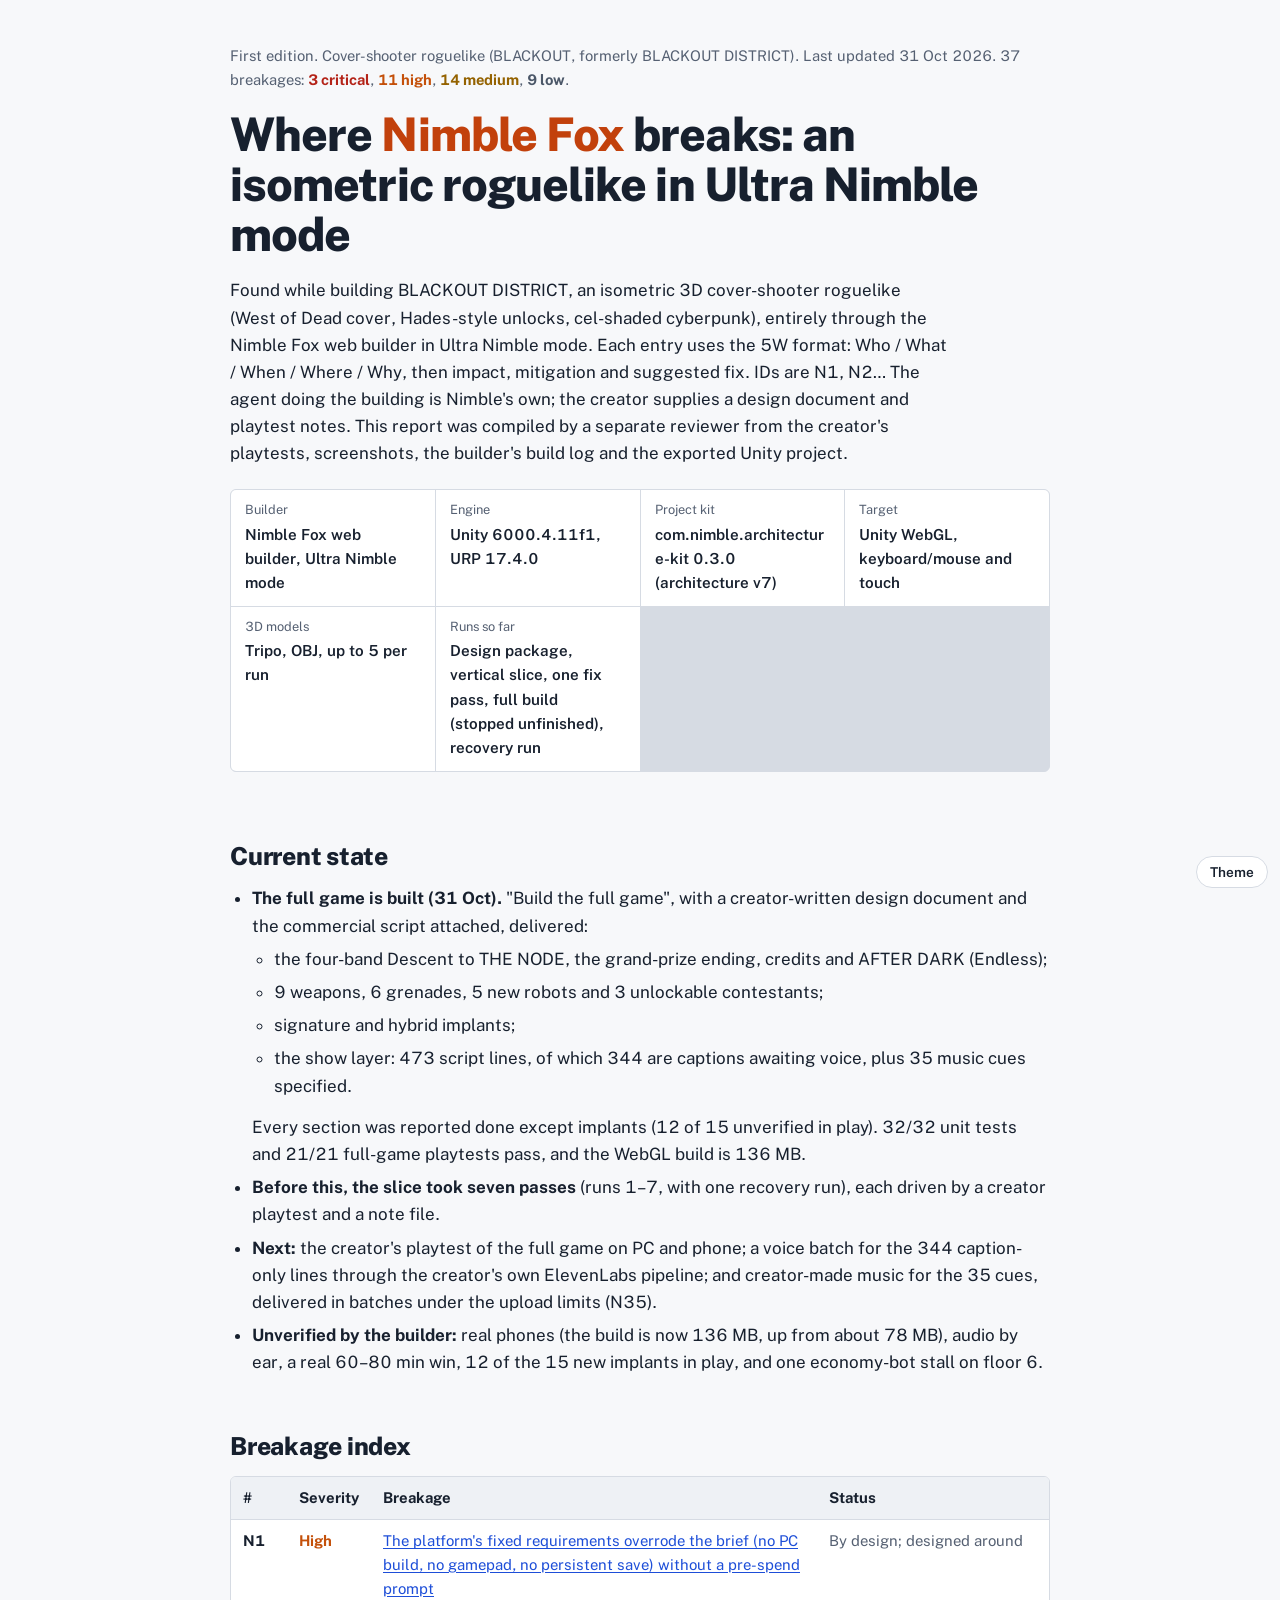
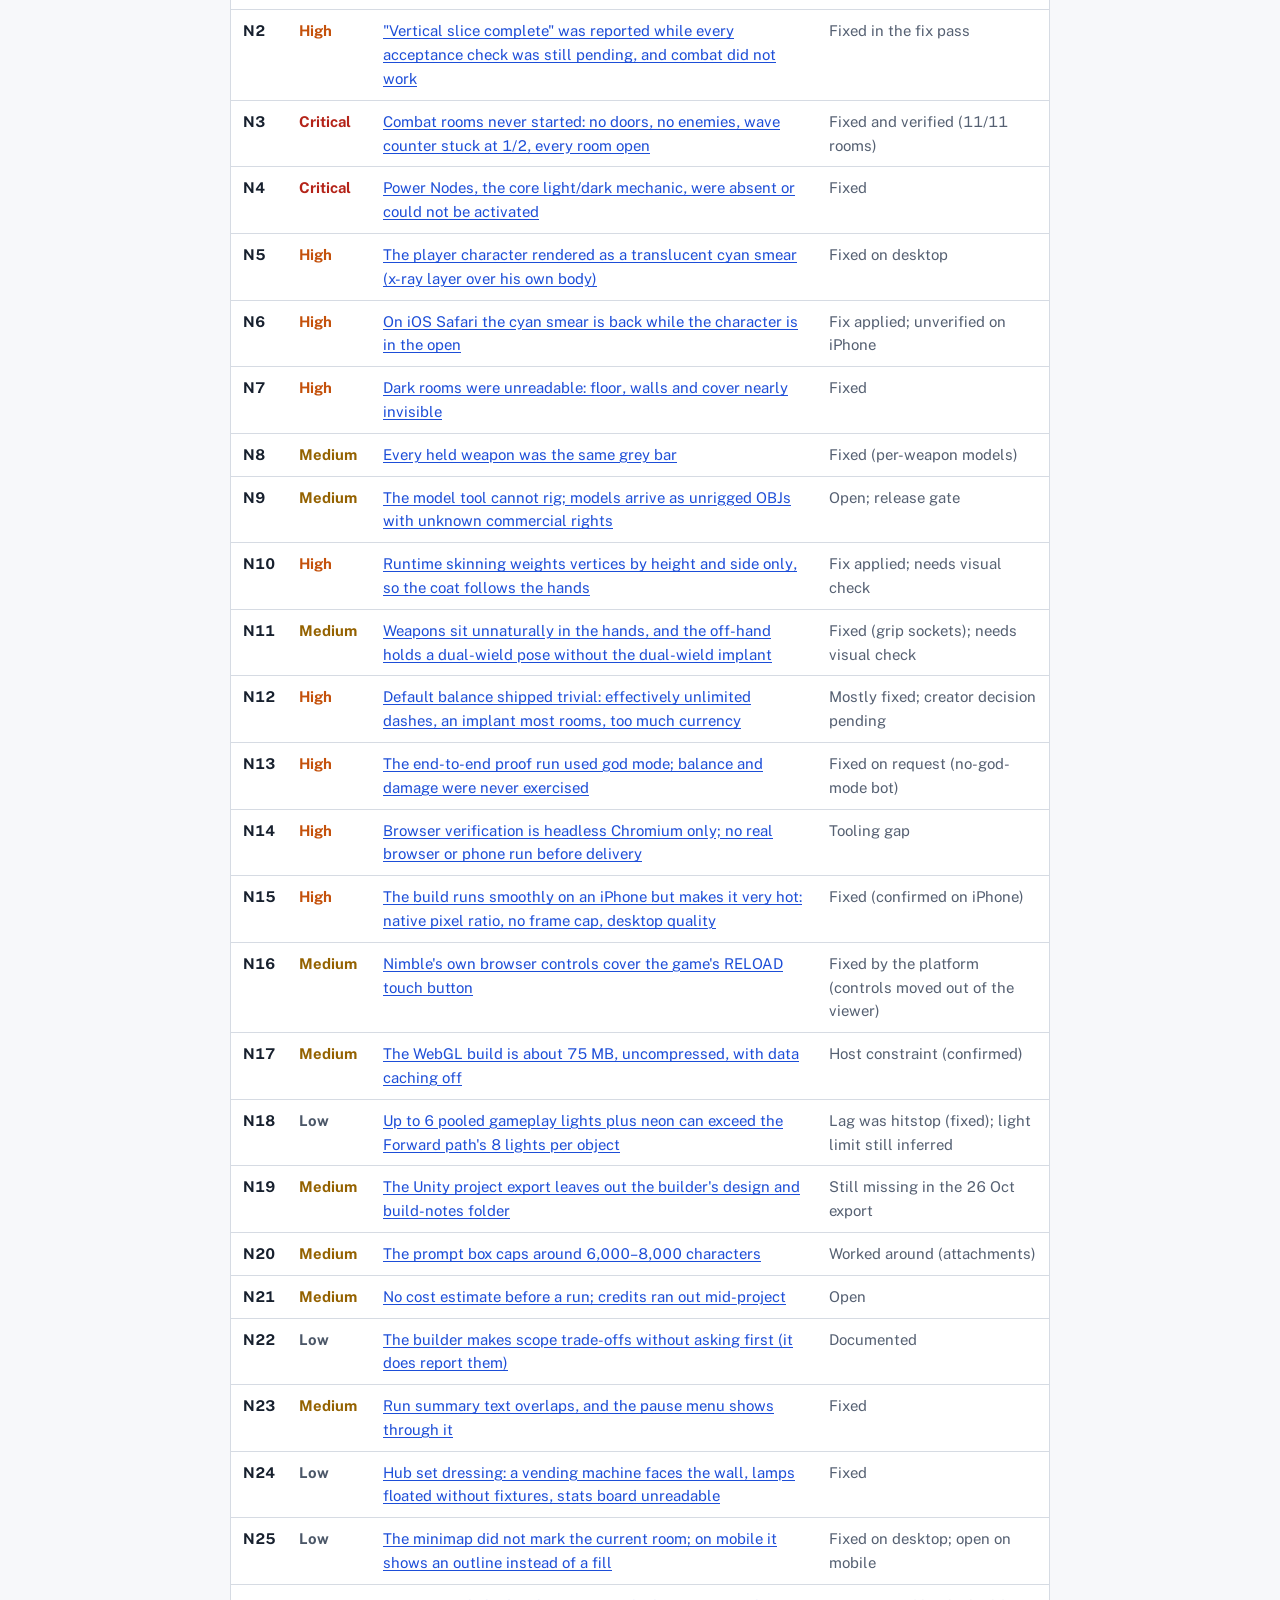
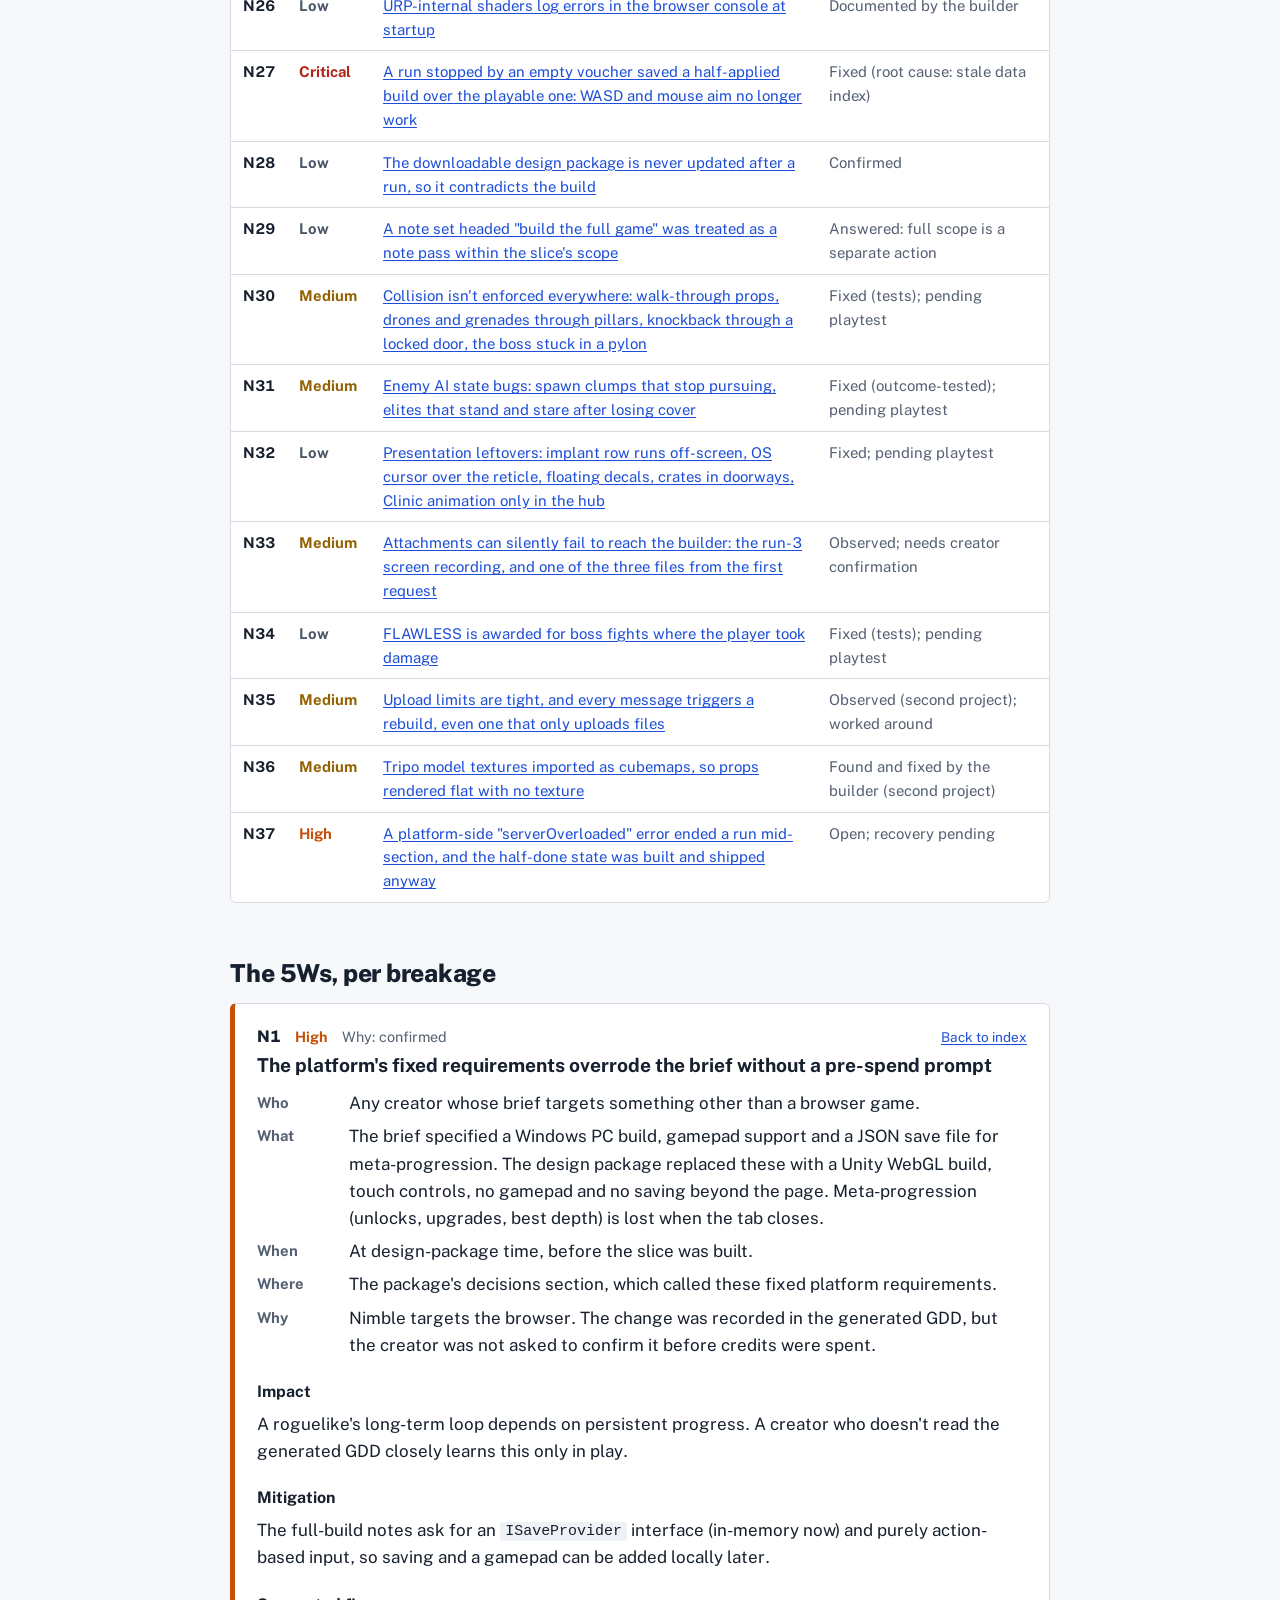
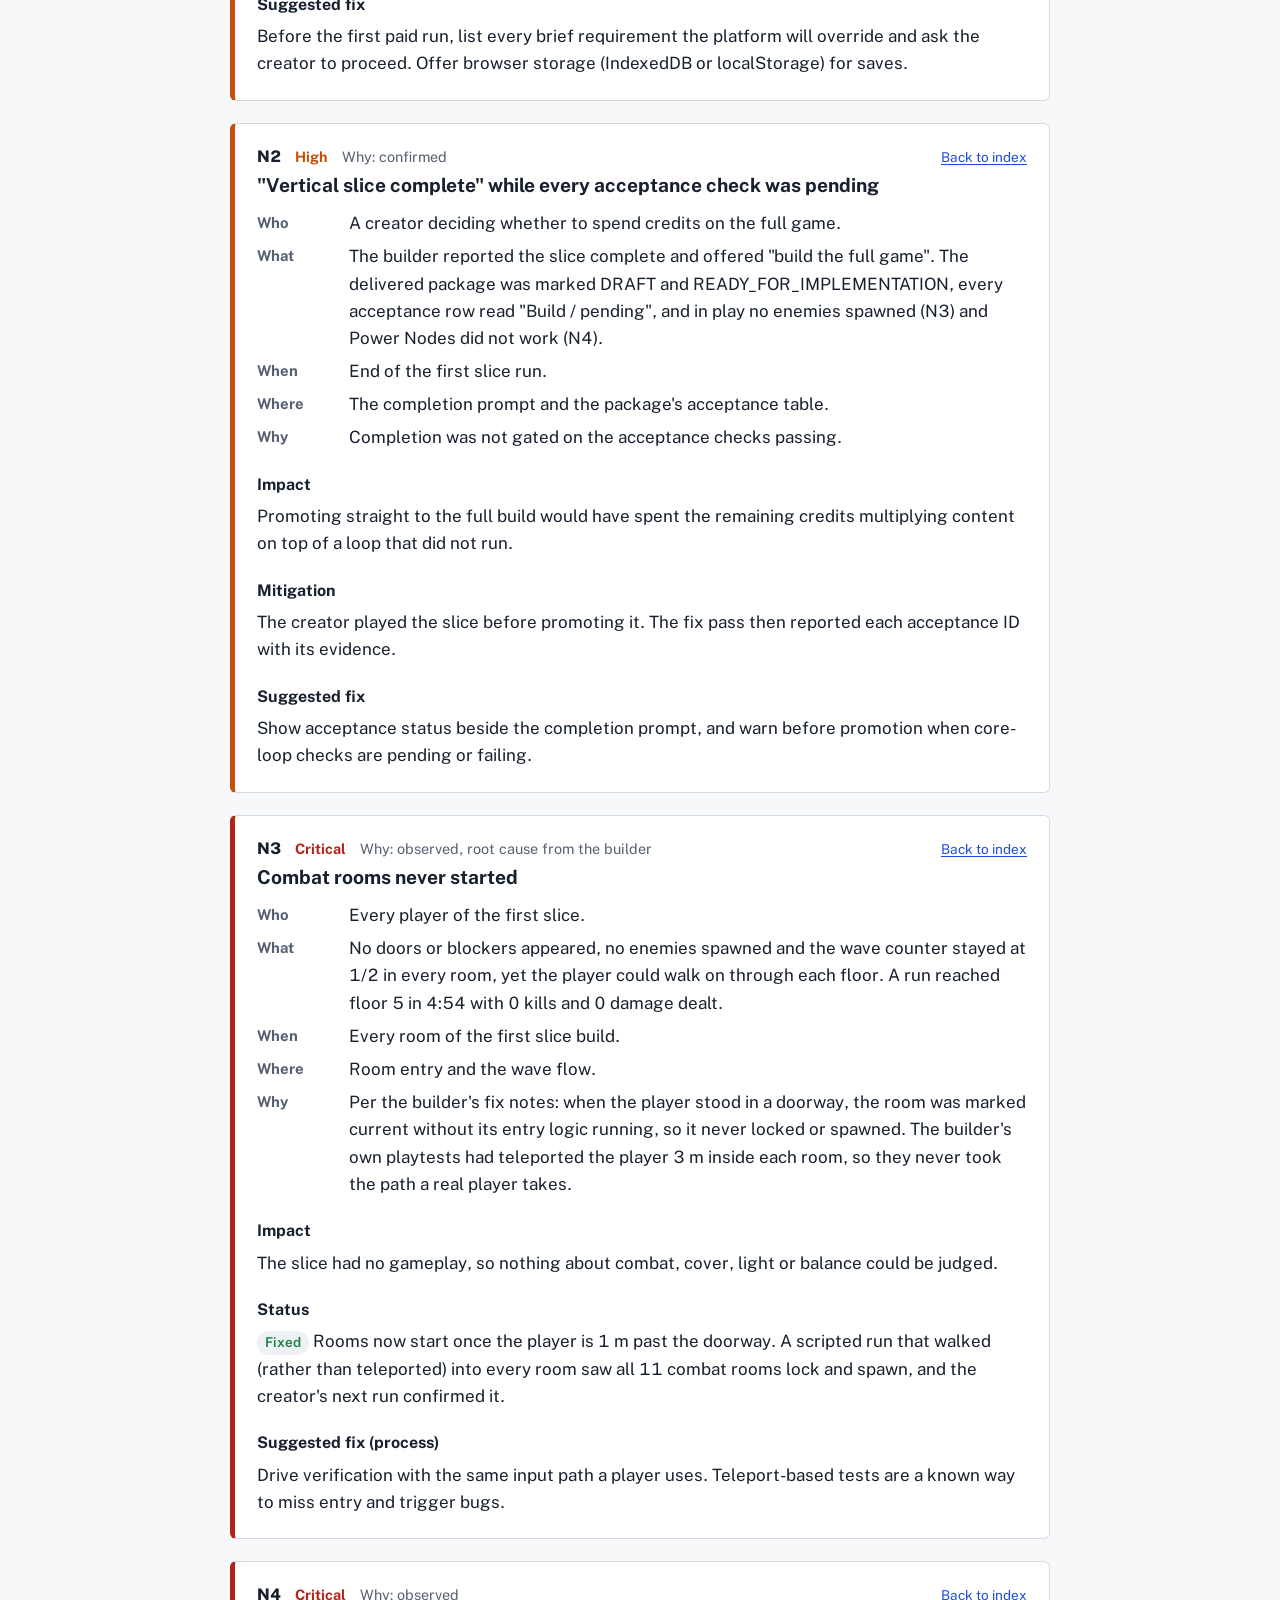
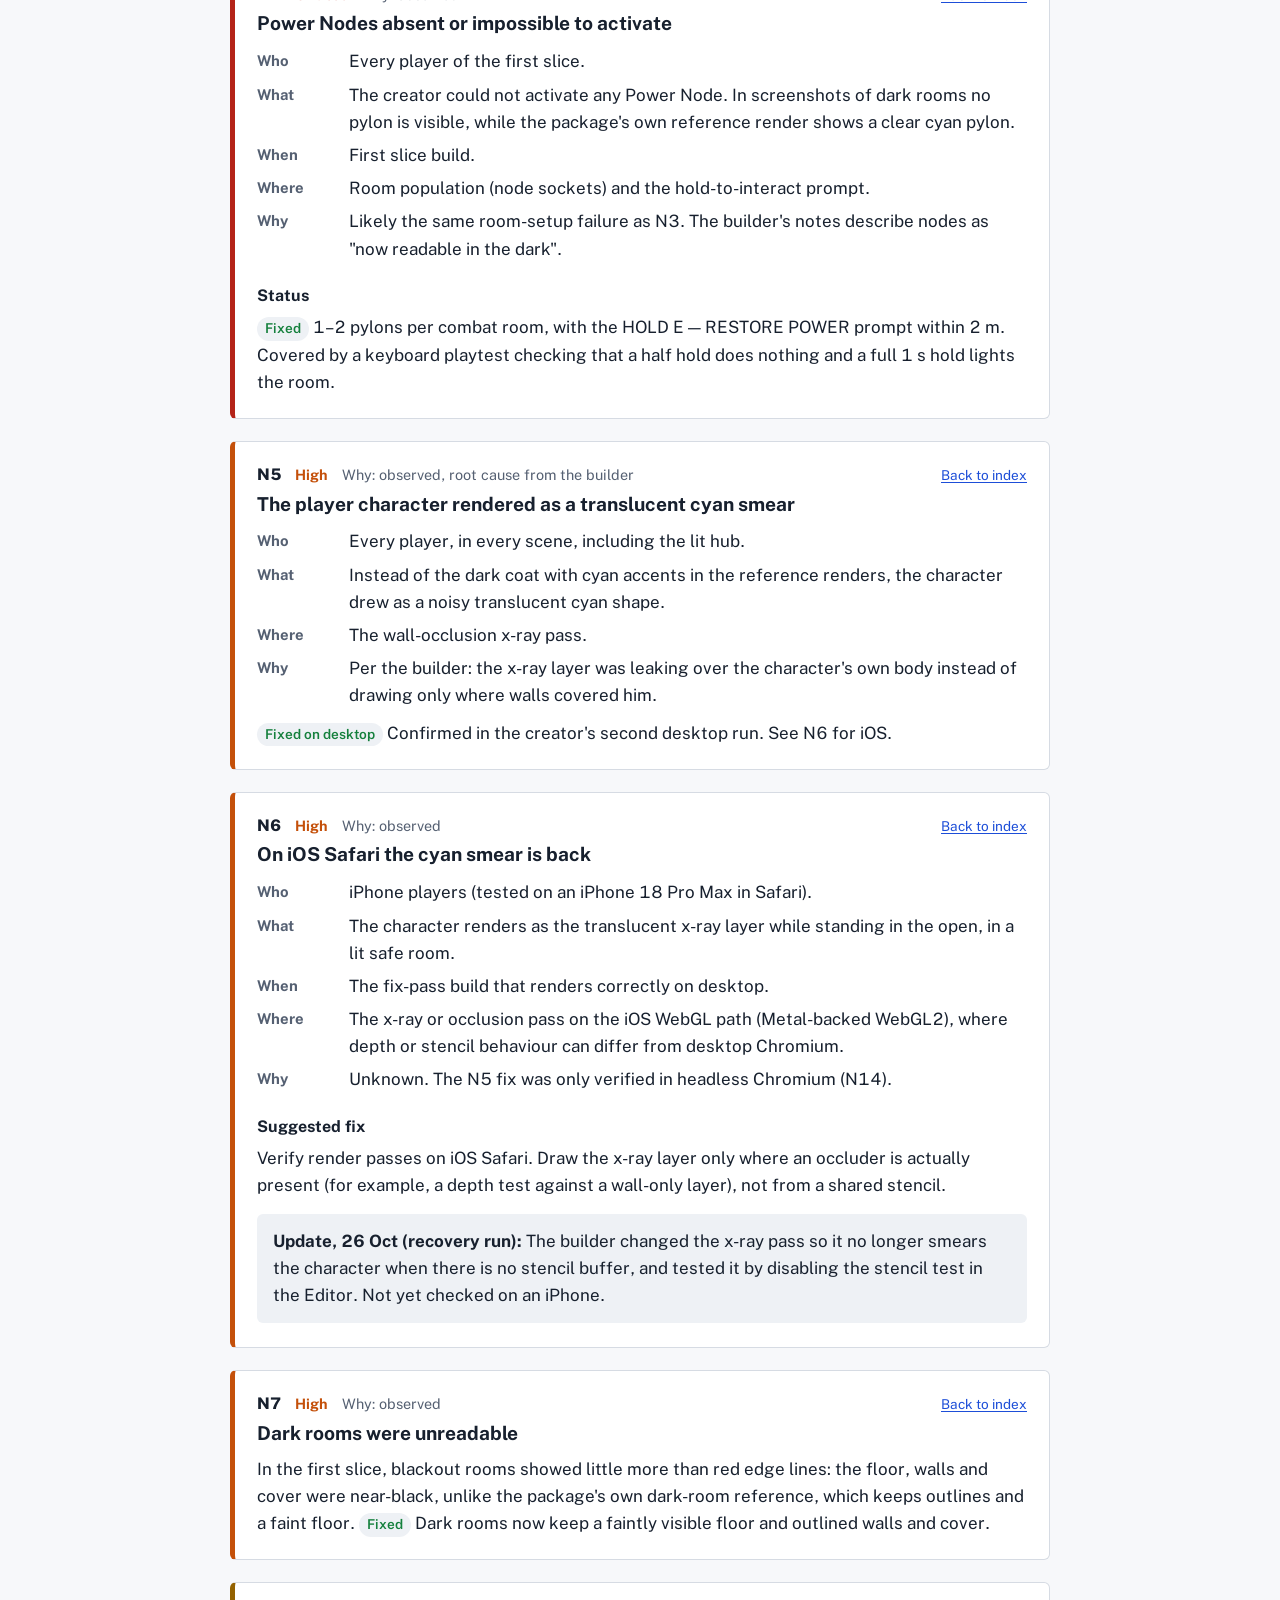
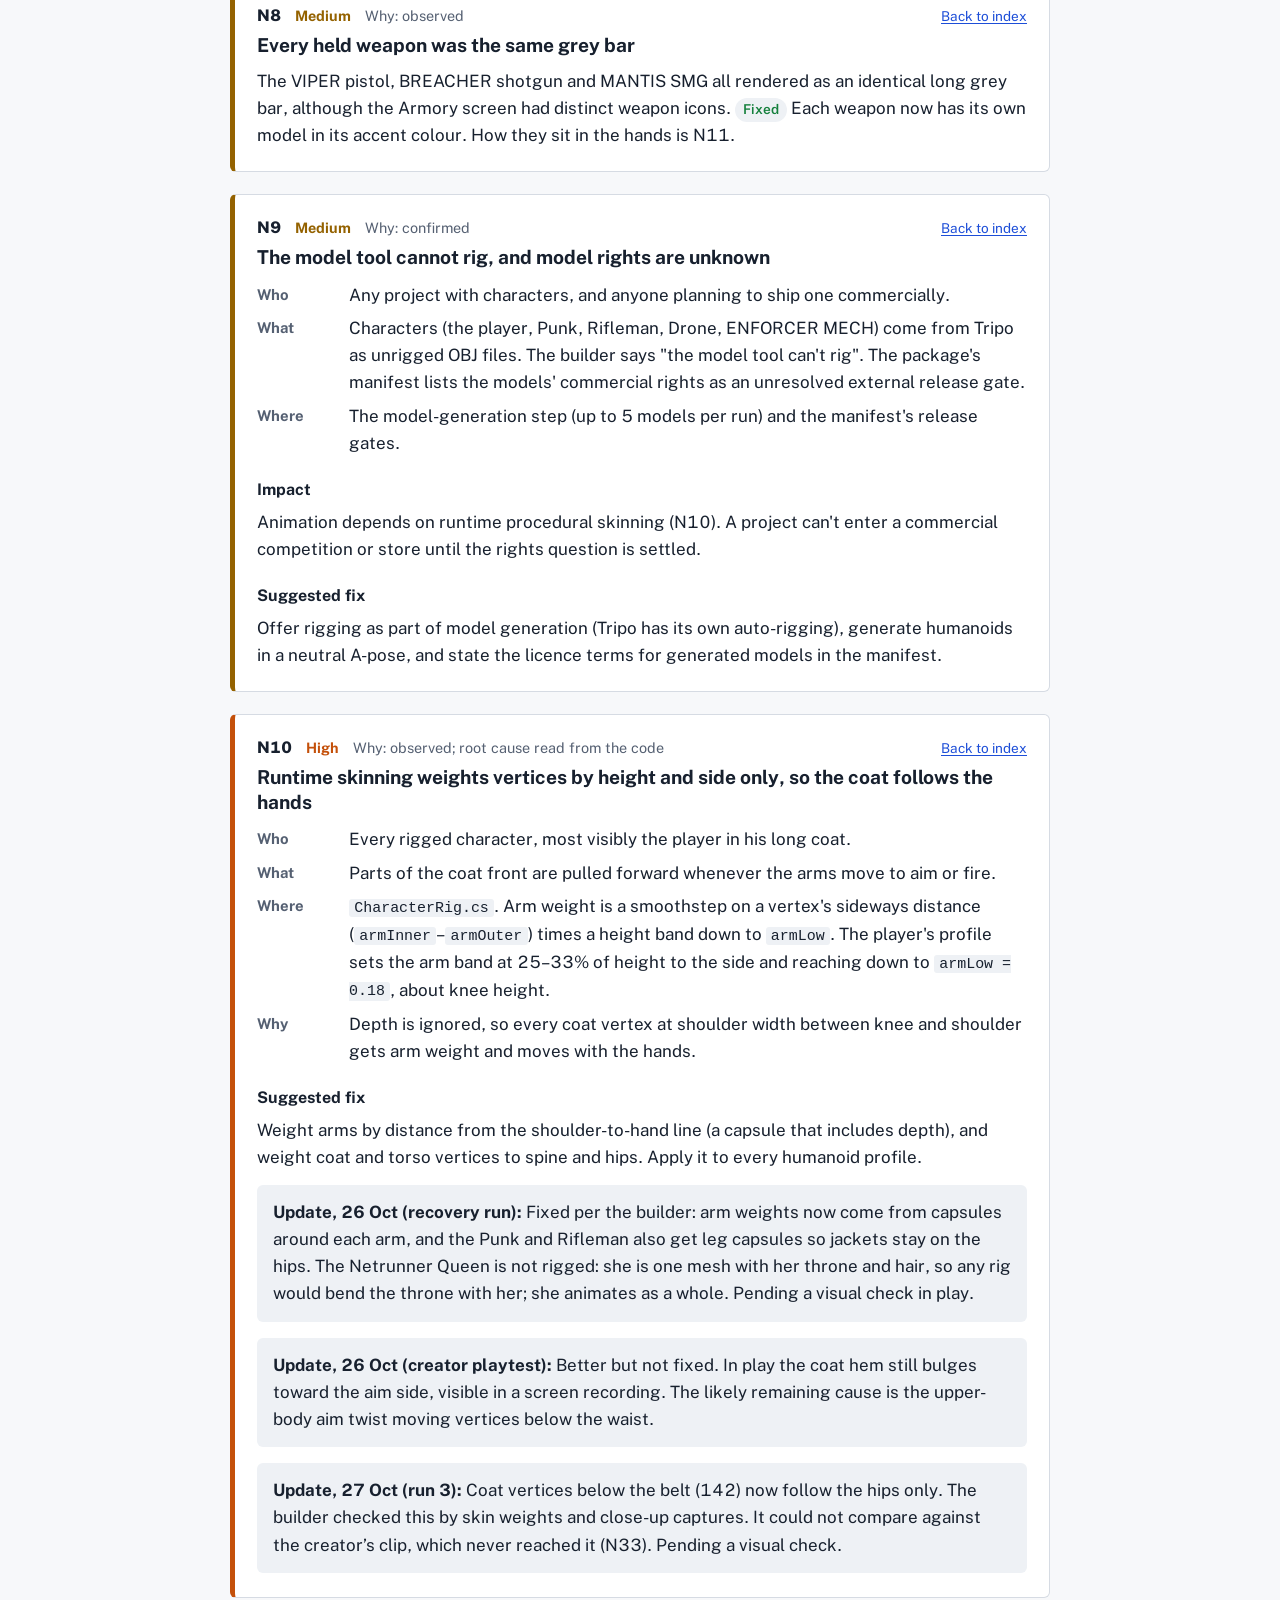
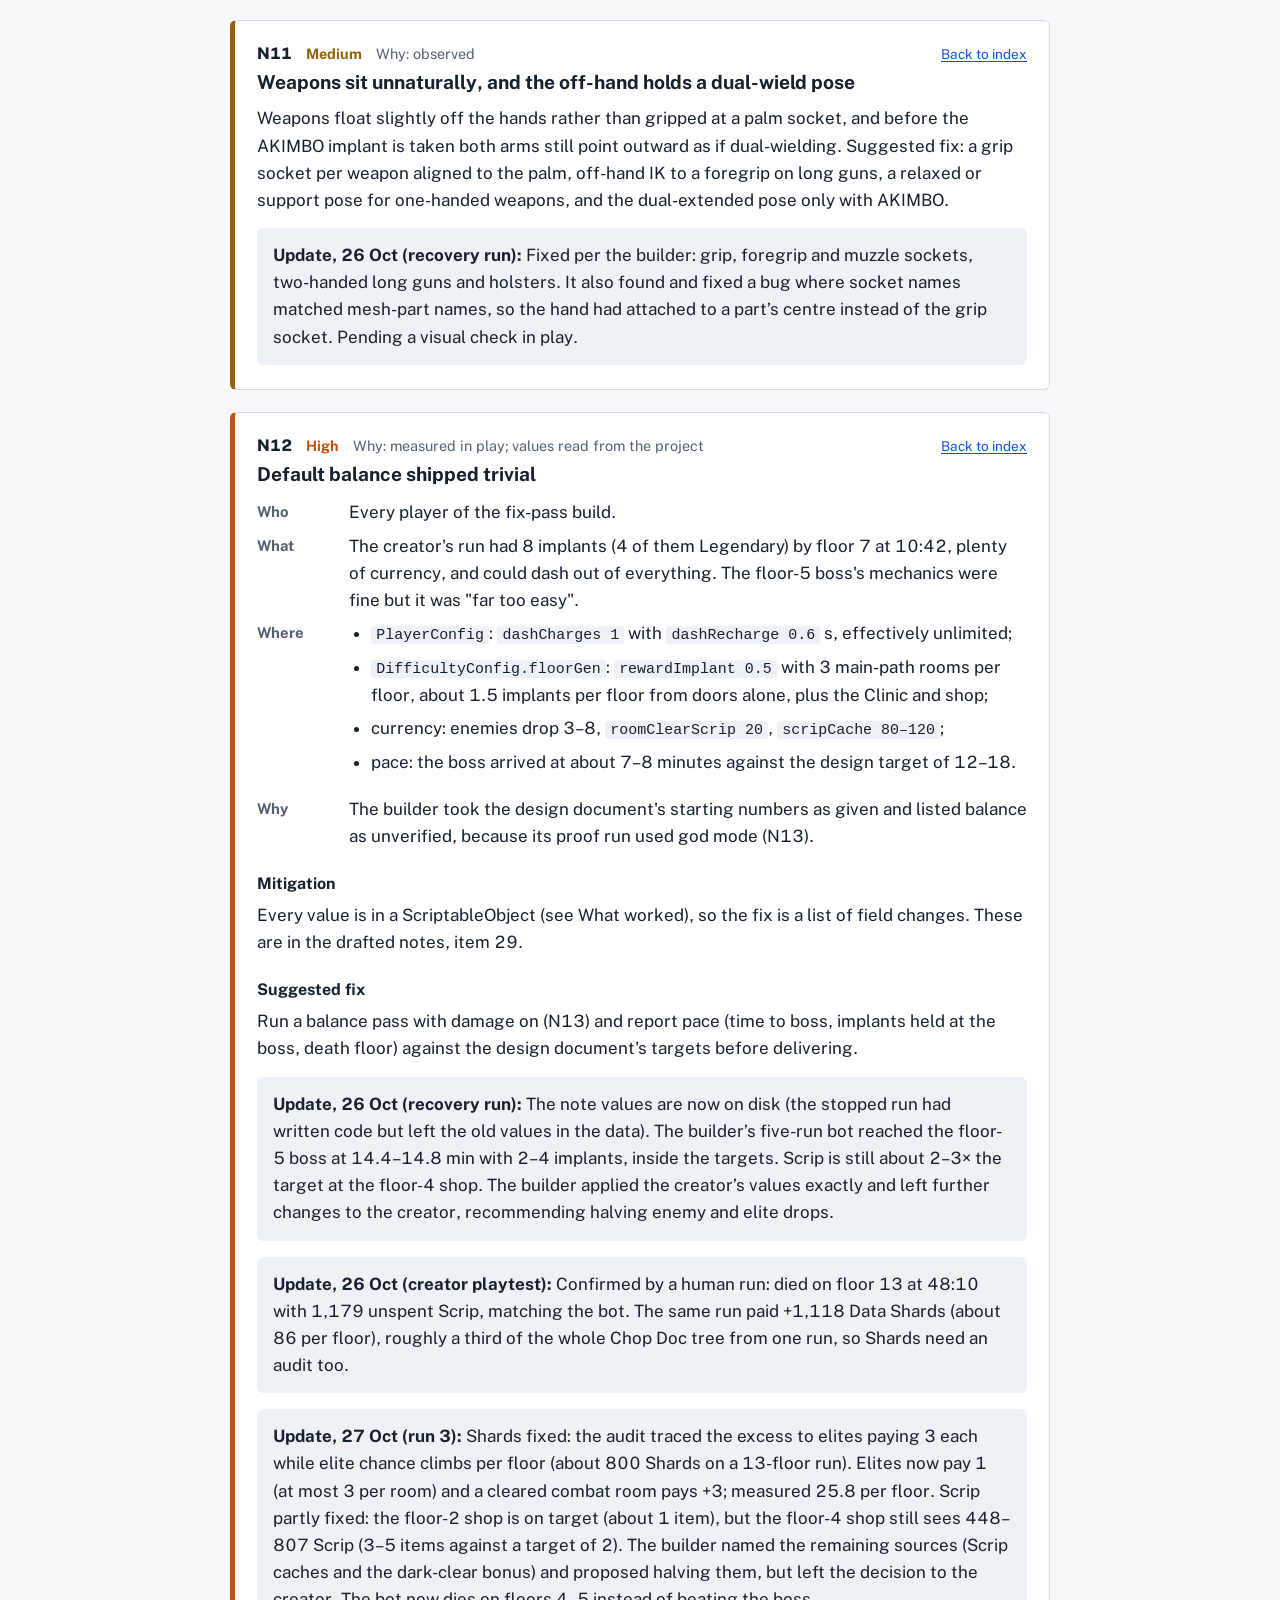
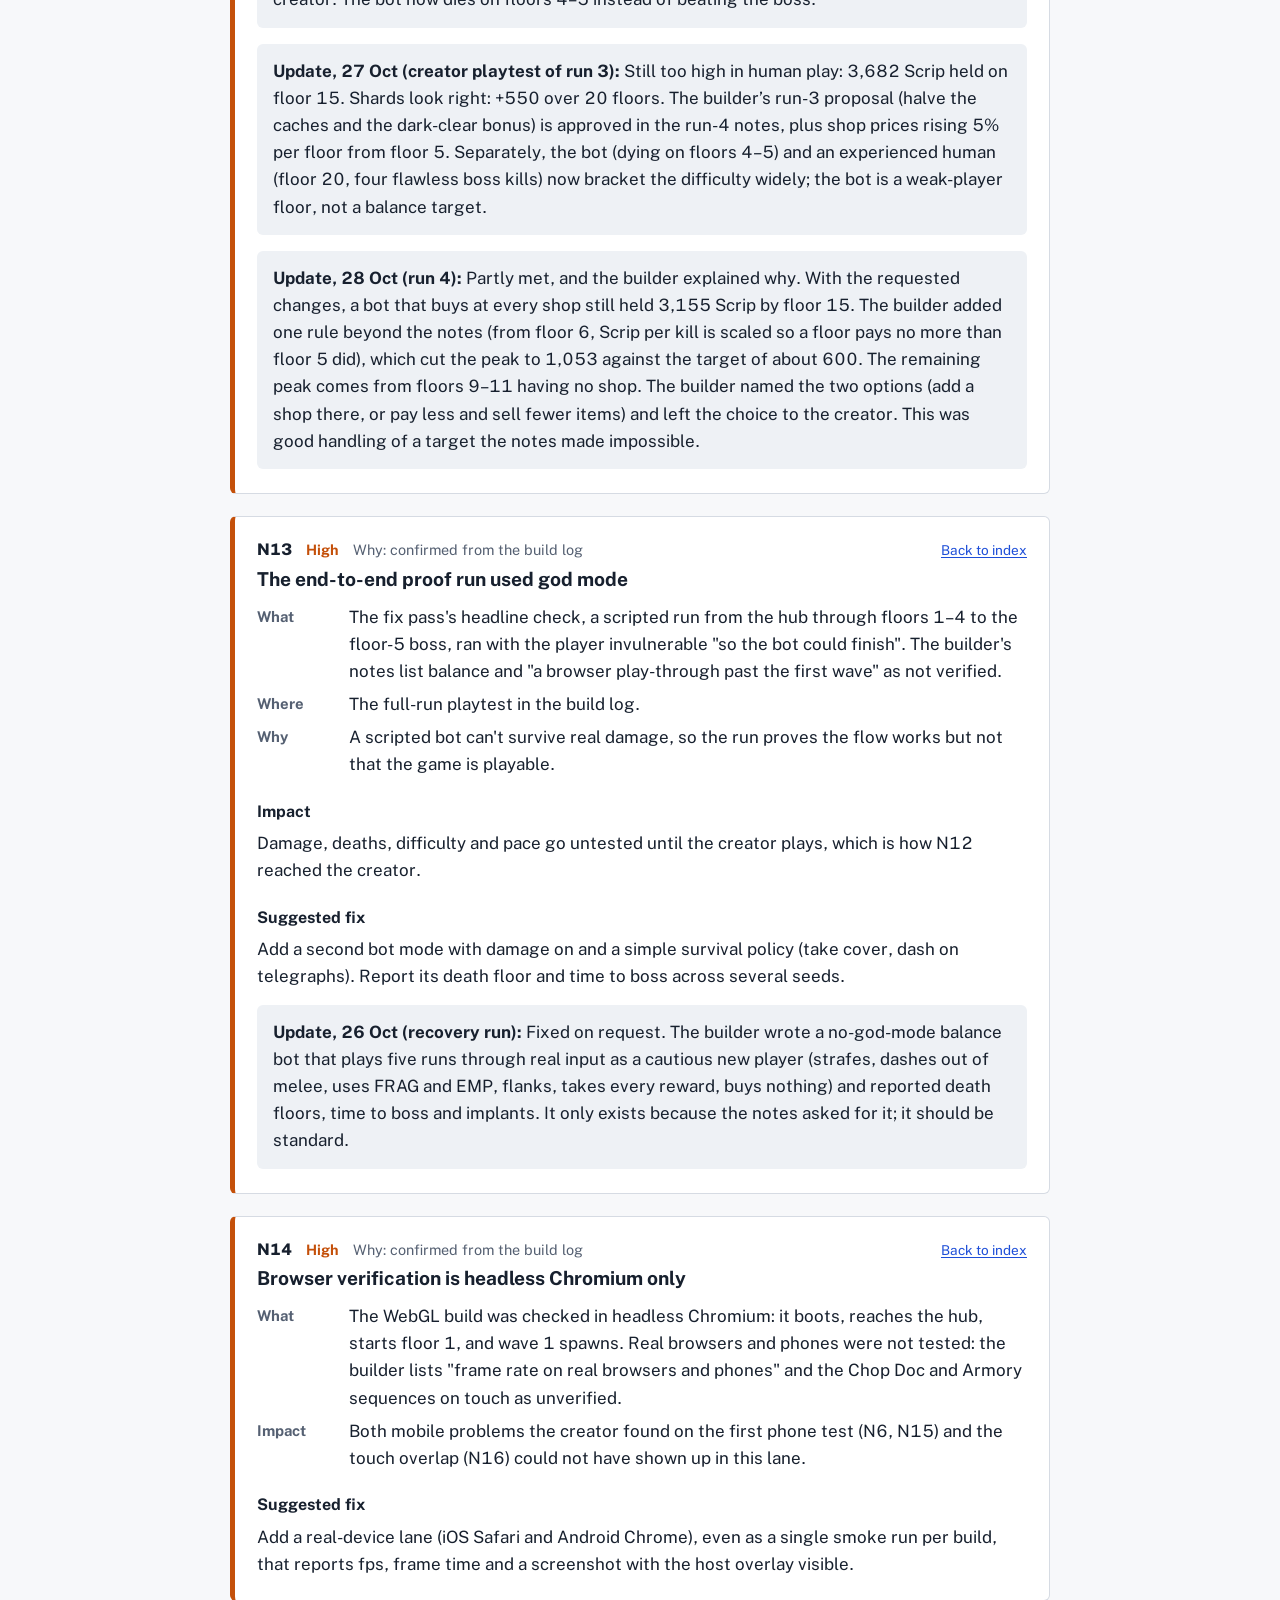
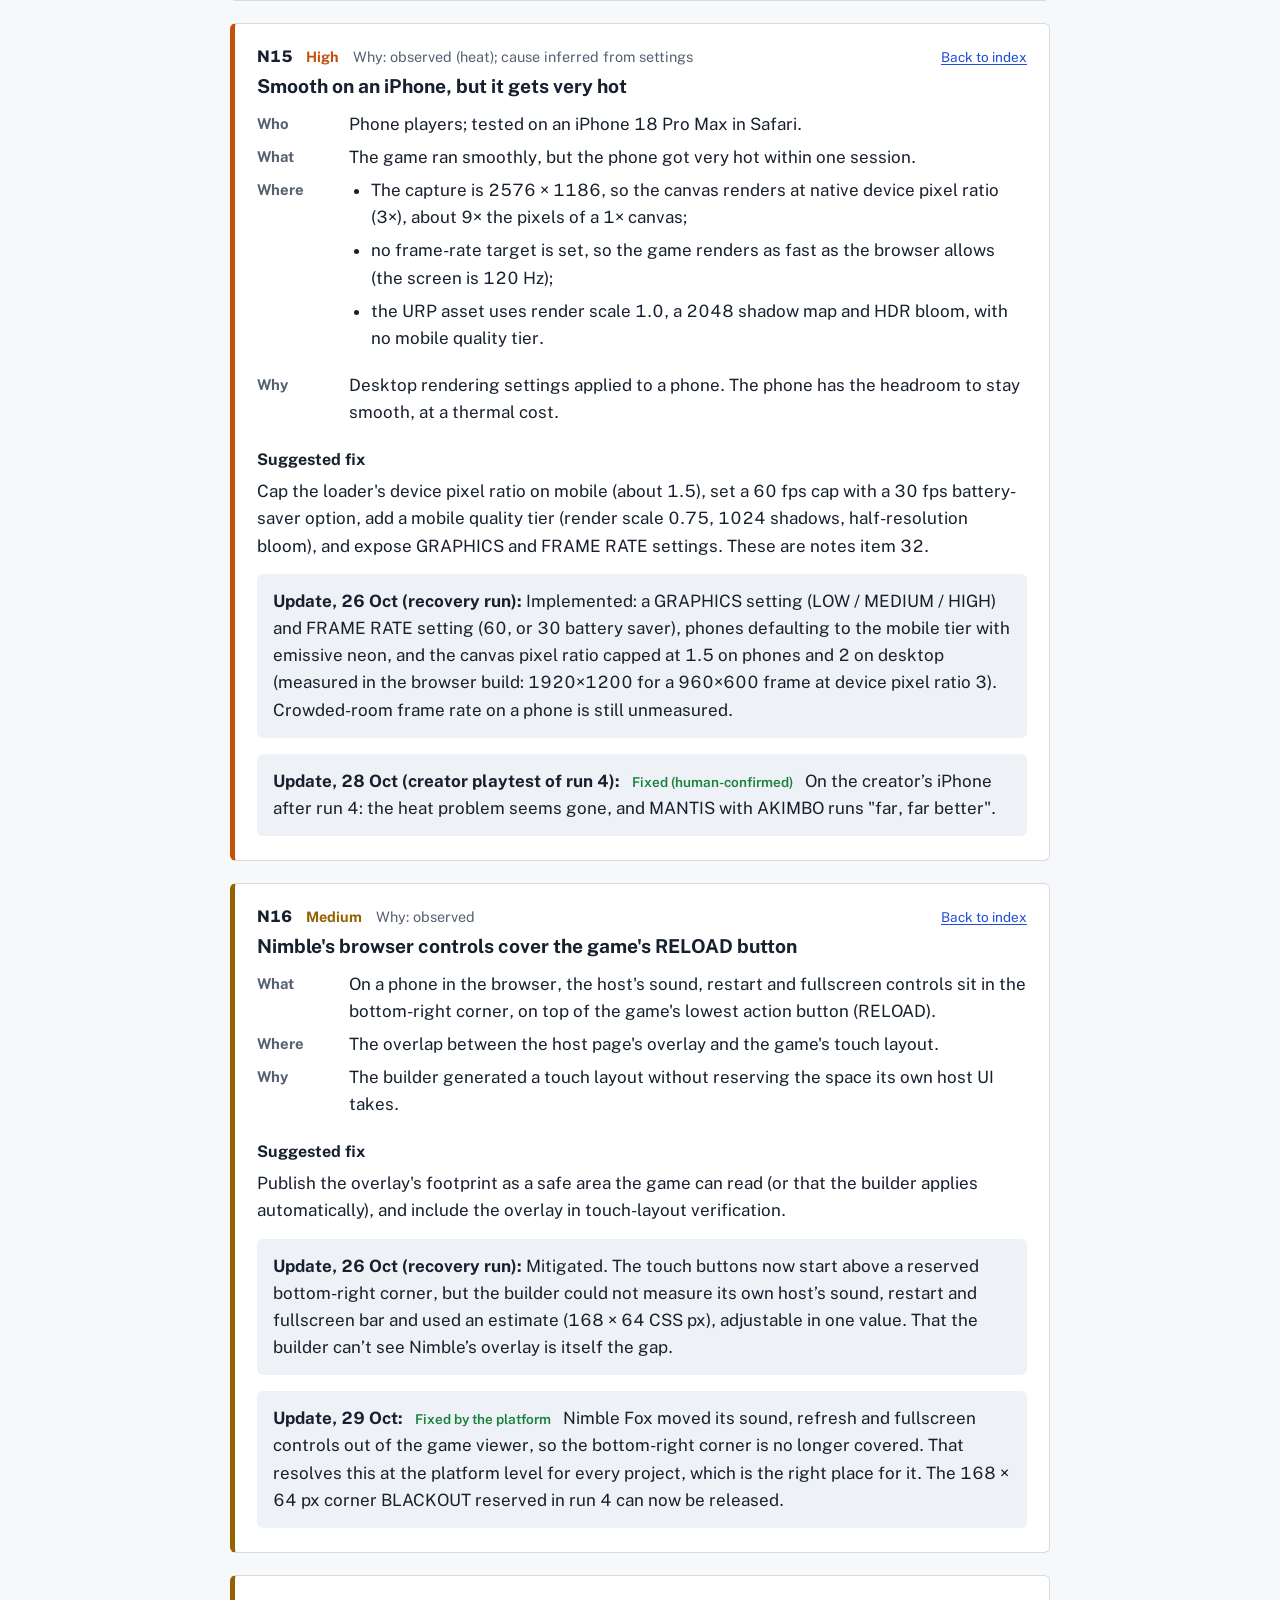
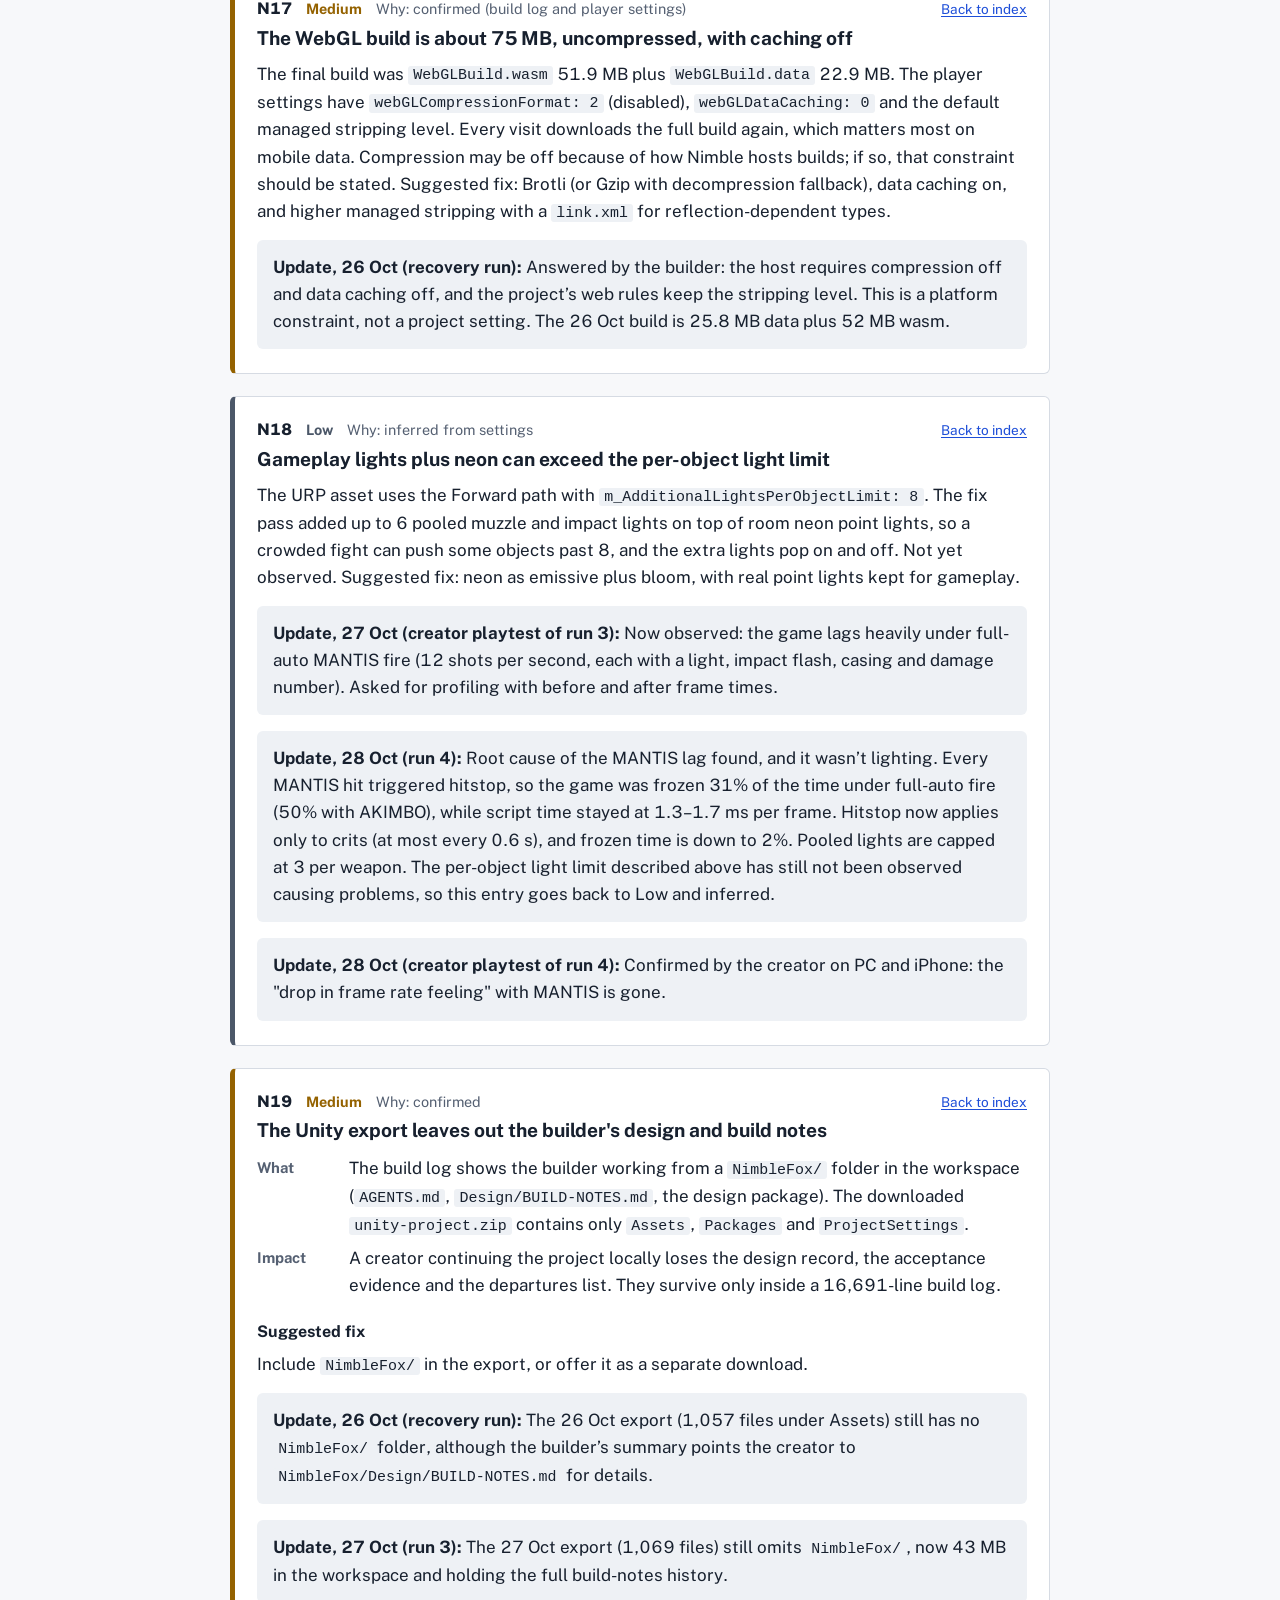
<file: archive/2026-10-31-handwritten.html>
<!doctype html>
<html lang="en">
<head>
<meta charset="utf-8">
<meta name="viewport" content="width=device-width, initial-scale=1, viewport-fit=cover">
<title>Nimble Fox Breakage Report: Ultra Nimble edition</title>
<link rel="preconnect" href="https://fonts.googleapis.com">
<link rel="preconnect" href="https://fonts.gstatic.com" crossorigin>
<link href="https://fonts.googleapis.com/css2?family=Public+Sans:ital,wght@0,400;0,600;0,700;0,800;1,400&display=swap" rel="stylesheet">
<style>
:root{
  --bg:#F7F8FA; --surface:#FFFFFF; --sunk:#EEF1F5; --ink:#17202E; --muted:#556072; --rule:#D6DBE3;
  --link:#1D4ED8; --fox:#C2410C;
  --crit:#B42318; --high:#C4500A; --med:#946200; --low:#4B5768;
  --ok:#15803D;
  color-scheme:light;
}
@media (prefers-color-scheme:dark){
  :root:not([data-theme="light"]){
    --bg:#10141B; --surface:#171D27; --sunk:#1E2633; --ink:#E6EAF0; --muted:#9AA6B8; --rule:#2C3646;
    --link:#7AA7FF; --fox:#FB8B4B;
    --crit:#FF6B5E; --high:#FF9550; --med:#E7B53C; --low:#A5B1C2; --ok:#4ADE80;
    color-scheme:dark;
  }
}
:root[data-theme="dark"]{
  --bg:#10141B; --surface:#171D27; --sunk:#1E2633; --ink:#E6EAF0; --muted:#9AA6B8; --rule:#2C3646;
  --link:#7AA7FF; --fox:#FB8B4B;
  --crit:#FF6B5E; --high:#FF9550; --med:#E7B53C; --low:#A5B1C2; --ok:#4ADE80;
  color-scheme:dark;
}
:root{box-sizing:border-box;padding-top:env(safe-area-inset-top,0px);padding-bottom:env(safe-area-inset-bottom,0px)}
*,*::before,*::after{box-sizing:inherit}
html{scroll-padding-top:calc(env(safe-area-inset-top,0px) + 16px);-webkit-text-size-adjust:100%}
body{margin:0;background:var(--bg);color:var(--ink);font-family:"Public Sans",system-ui,-apple-system,"Segoe UI",Roboto,sans-serif;font-size:17px;line-height:1.6;font-variant-numeric:tabular-nums}
a{color:var(--link);text-underline-offset:2px}
a:focus-visible,summary:focus-visible{outline:2px solid var(--link);outline-offset:2px;border-radius:2px}
code{font-family:ui-monospace,SFMono-Regular,Menlo,Consolas,monospace;font-size:.88em;background:var(--sunk);padding:.08em .35em;border-radius:3px;overflow-wrap:anywhere}
.wrap{max-width:860px;margin:0 auto;padding:0 20px 80px}
header.top{padding:44px 0 8px}
.edition{color:var(--muted);font-size:.92rem;margin:0 0 18px}
h1{font-size:clamp(2rem,5vw,2.9rem);line-height:1.08;font-weight:800;letter-spacing:-.02em;margin:0 0 18px}
h1 .fox{color:var(--fox)}
h2{font-size:1.55rem;line-height:1.2;font-weight:800;margin:56px 0 14px;letter-spacing:-.01em}
h3{font-size:1.2rem;line-height:1.3;font-weight:700;margin:0 0 10px}
h4{font-size:1rem;font-weight:700;margin:20px 0 6px}
p{margin:0 0 14px}
ul,ol{margin:0 0 14px;padding-left:1.3em}
li{margin:0 0 6px}
li>ul{margin-top:6px}
.lede{font-size:1.06rem;max-width:72ch}
.facts{display:grid;grid-template-columns:repeat(auto-fit,minmax(190px,1fr));gap:1px;background:var(--rule);border:1px solid var(--rule);border-radius:6px;overflow:hidden;margin:22px 0 6px}
.facts div{background:var(--surface);padding:10px 14px}
.facts dt{font-size:.8rem;color:var(--muted);margin:0}
.facts dd{margin:2px 0 0;font-weight:600;font-size:.95rem;overflow-wrap:anywhere}
.tally{display:flex;flex-wrap:wrap;gap:8px 18px;margin:16px 0 0;font-size:.95rem;color:var(--muted)}
.tally b{color:var(--ink)}
.sev{font-weight:700}
.sev.c{color:var(--crit)} .sev.h{color:var(--high)} .sev.m{color:var(--med)} .sev.l{color:var(--low)}
.tablewrap{overflow-x:auto;border:1px solid var(--rule);border-radius:6px;background:var(--surface)}
table{border-collapse:collapse;width:100%;font-size:.93rem}
th,td{text-align:left;vertical-align:top;padding:9px 12px;border-bottom:1px solid var(--rule)}
th{font-weight:700;background:var(--sunk);white-space:nowrap}
tr:last-child td{border-bottom:0}
td.id{font-weight:700;white-space:nowrap}
td.st{color:var(--muted);min-width:150px}
.card{background:var(--surface);border:1px solid var(--rule);border-left:5px solid var(--low);border-radius:6px;padding:20px 22px 8px;margin:0 0 22px}
.card.c{border-left-color:var(--crit)} .card.h{border-left-color:var(--high)} .card.m{border-left-color:var(--med)} .card.l{border-left-color:var(--low)}
.cardhead{display:flex;flex-wrap:wrap;align-items:baseline;gap:6px 14px;margin:0 0 4px;font-size:.9rem}
.cardhead .num{font-weight:800;font-size:1rem}
.cardhead .why{color:var(--muted)}
.cardhead .back{margin-left:auto;font-size:.85rem}
.status{display:inline-block;font-size:.85rem;font-weight:600;padding:1px 8px;border-radius:999px;background:var(--sunk);color:var(--muted)}
.status.fixed{color:var(--ok)}
dl.w{display:grid;grid-template-columns:76px 1fr;gap:6px 16px;margin:12px 0 10px}
dl.w dt{font-weight:700;color:var(--muted);font-size:.93rem;padding-top:1px}
dl.w dd{margin:0}
@media (max-width:560px){dl.w{grid-template-columns:1fr;gap:0}dl.w dt{margin-top:8px}}
.note{background:var(--sunk);border-radius:6px;padding:14px 16px;margin:0 0 16px}
.ranked li{margin-bottom:10px}
footer{color:var(--muted);font-size:.9rem;border-top:1px solid var(--rule);margin-top:56px;padding-top:18px}
.themebtn{position:fixed;right:max(12px,env(safe-area-inset-right,0px));bottom:calc(12px + env(safe-area-inset-bottom,0px));font:600 .85rem "Public Sans",system-ui,sans-serif;background:var(--surface);color:var(--ink);border:1px solid var(--rule);border-radius:999px;padding:7px 13px;cursor:pointer}
@media print{.themebtn,.back{display:none}.card{break-inside:avoid}}
</style>
</head>
<body>
<div class="wrap">

<header class="top">
<p class="edition">First edition. Cover-shooter roguelike (BLACKOUT, formerly BLACKOUT DISTRICT). Last updated 31 Oct 2026. 37 breakages: <span class="sev c">3 critical</span>, <span class="sev h">11 high</span>, <span class="sev m">14 medium</span>, <span class="sev l">9 low</span>.</p>
<h1>Where <span class="fox">Nimble Fox</span> breaks: an isometric roguelike in Ultra Nimble mode</h1>
<p class="lede">Found while building BLACKOUT DISTRICT, an isometric 3D cover-shooter roguelike (West of Dead cover, Hades-style unlocks, cel-shaded cyberpunk), entirely through the Nimble Fox web builder in Ultra Nimble mode. Each entry uses the 5W format: Who / What / When / Where / Why, then impact, mitigation and suggested fix. IDs are N1, N2… The agent doing the building is Nimble's own; the creator supplies a design document and playtest notes. This report was compiled by a separate reviewer from the creator's playtests, screenshots, the builder's build log and the exported Unity project.</p>

<dl class="facts">
  <div><dt>Builder</dt><dd>Nimble Fox web builder, Ultra Nimble mode</dd></div>
  <div><dt>Engine</dt><dd>Unity 6000.4.11f1, URP 17.4.0</dd></div>
  <div><dt>Project kit</dt><dd>com.nimble.architecture-kit 0.3.0 (architecture v7)</dd></div>
  <div><dt>Target</dt><dd>Unity WebGL, keyboard/mouse and touch</dd></div>
  <div><dt>3D models</dt><dd>Tripo, OBJ, up to 5 per run</dd></div>
  <div><dt>Runs so far</dt><dd>Design package, vertical slice, one fix pass, full build (stopped unfinished), recovery run</dd></div>
</dl>
</header>

<h2 id="state">Current state</h2>
<ul>
  <li><strong>The full game is built (31 Oct).</strong> "Build the full game", with a creator-written design document and the commercial script attached, delivered:
    <ul>
      <li>the four-band Descent to THE NODE, the grand-prize ending, credits and AFTER DARK (Endless);</li>
      <li>9 weapons, 6 grenades, 5 new robots and 3 unlockable contestants;</li>
      <li>signature and hybrid implants;</li>
      <li>the show layer: 473 script lines, of which 344 are captions awaiting voice, plus 35 music cues specified.</li>
    </ul>
    Every section was reported done except implants (12 of 15 unverified in play). 32/32 unit tests and 21/21 full-game playtests pass, and the WebGL build is 136 MB.</li>
  <li><strong>Before this, the slice took seven passes</strong> (runs 1–7, with one recovery run), each driven by a creator playtest and a note file.</li>
  <li><strong>Next:</strong> the creator's playtest of the full game on PC and phone; a voice batch for the 344 caption-only lines through the creator's own ElevenLabs pipeline; and creator-made music for the 35 cues, delivered in batches under the upload limits (N35).</li>
  <li><strong>Unverified by the builder:</strong> real phones (the build is now 136 MB, up from about 78 MB), audio by ear, a real 60–80 min win, 12 of the 15 new implants in play, and one economy-bot stall on floor 6.</li>
</ul>

<h2 id="index">Breakage index</h2>
<div class="tablewrap">
<table>
<thead><tr><th>#</th><th>Severity</th><th>Breakage</th><th>Status</th></tr></thead>
<tbody>
<tr><td class="id">N1</td><td class="sev h">High</td><td><a href="#n1">The platform's fixed requirements overrode the brief (no PC build, no gamepad, no persistent save) without a pre-spend prompt</a></td><td class="st">By design; designed around</td></tr>
<tr><td class="id">N2</td><td class="sev h">High</td><td><a href="#n2">"Vertical slice complete" was reported while every acceptance check was still pending, and combat did not work</a></td><td class="st">Fixed in the fix pass</td></tr>
<tr><td class="id">N3</td><td class="sev c">Critical</td><td><a href="#n3">Combat rooms never started: no doors, no enemies, wave counter stuck at 1/2, every room open</a></td><td class="st">Fixed and verified (11/11 rooms)</td></tr>
<tr><td class="id">N4</td><td class="sev c">Critical</td><td><a href="#n4">Power Nodes, the core light/dark mechanic, were absent or could not be activated</a></td><td class="st">Fixed</td></tr>
<tr><td class="id">N5</td><td class="sev h">High</td><td><a href="#n5">The player character rendered as a translucent cyan smear (x-ray layer over his own body)</a></td><td class="st">Fixed on desktop</td></tr>
<tr><td class="id">N6</td><td class="sev h">High</td><td><a href="#n6">On iOS Safari the cyan smear is back while the character is in the open</a></td><td class="st">Fix applied; unverified on iPhone</td></tr>
<tr><td class="id">N7</td><td class="sev h">High</td><td><a href="#n7">Dark rooms were unreadable: floor, walls and cover nearly invisible</a></td><td class="st">Fixed</td></tr>
<tr><td class="id">N8</td><td class="sev m">Medium</td><td><a href="#n8">Every held weapon was the same grey bar</a></td><td class="st">Fixed (per-weapon models)</td></tr>
<tr><td class="id">N9</td><td class="sev m">Medium</td><td><a href="#n9">The model tool cannot rig; models arrive as unrigged OBJs with unknown commercial rights</a></td><td class="st">Open; release gate</td></tr>
<tr><td class="id">N10</td><td class="sev h">High</td><td><a href="#n10">Runtime skinning weights vertices by height and side only, so the coat follows the hands</a></td><td class="st">Fix applied; needs visual check</td></tr>
<tr><td class="id">N11</td><td class="sev m">Medium</td><td><a href="#n11">Weapons sit unnaturally in the hands, and the off-hand holds a dual-wield pose without the dual-wield implant</a></td><td class="st">Fixed (grip sockets); needs visual check</td></tr>
<tr><td class="id">N12</td><td class="sev h">High</td><td><a href="#n12">Default balance shipped trivial: effectively unlimited dashes, an implant most rooms, too much currency</a></td><td class="st">Mostly fixed; creator decision pending</td></tr>
<tr><td class="id">N13</td><td class="sev h">High</td><td><a href="#n13">The end-to-end proof run used god mode; balance and damage were never exercised</a></td><td class="st">Fixed on request (no-god-mode bot)</td></tr>
<tr><td class="id">N14</td><td class="sev h">High</td><td><a href="#n14">Browser verification is headless Chromium only; no real browser or phone run before delivery</a></td><td class="st">Tooling gap</td></tr>
<tr><td class="id">N15</td><td class="sev h">High</td><td><a href="#n15">The build runs smoothly on an iPhone but makes it very hot: native pixel ratio, no frame cap, desktop quality</a></td><td class="st">Fixed (confirmed on iPhone)</td></tr>
<tr><td class="id">N16</td><td class="sev m">Medium</td><td><a href="#n16">Nimble's own browser controls cover the game's RELOAD touch button</a></td><td class="st">Fixed by the platform (controls moved out of the viewer)</td></tr>
<tr><td class="id">N17</td><td class="sev m">Medium</td><td><a href="#n17">The WebGL build is about 75 MB, uncompressed, with data caching off</a></td><td class="st">Host constraint (confirmed)</td></tr>
<tr><td class="id">N18</td><td class="sev l">Low</td><td><a href="#n18">Up to 6 pooled gameplay lights plus neon can exceed the Forward path's 8 lights per object</a></td><td class="st">Lag was hitstop (fixed); light limit still inferred</td></tr>
<tr><td class="id">N19</td><td class="sev m">Medium</td><td><a href="#n19">The Unity project export leaves out the builder's design and build-notes folder</a></td><td class="st">Still missing in the 26 Oct export</td></tr>
<tr><td class="id">N20</td><td class="sev m">Medium</td><td><a href="#n20">The prompt box caps around 6,000–8,000 characters</a></td><td class="st">Worked around (attachments)</td></tr>
<tr><td class="id">N21</td><td class="sev m">Medium</td><td><a href="#n21">No cost estimate before a run; credits ran out mid-project</a></td><td class="st">Open</td></tr>
<tr><td class="id">N22</td><td class="sev l">Low</td><td><a href="#n22">The builder makes scope trade-offs without asking first (it does report them)</a></td><td class="st">Documented</td></tr>
<tr><td class="id">N23</td><td class="sev m">Medium</td><td><a href="#n23">Run summary text overlaps, and the pause menu shows through it</a></td><td class="st">Fixed</td></tr>
<tr><td class="id">N24</td><td class="sev l">Low</td><td><a href="#n24">Hub set dressing: a vending machine faces the wall, lamps floated without fixtures, stats board unreadable</a></td><td class="st">Fixed</td></tr>
<tr><td class="id">N25</td><td class="sev l">Low</td><td><a href="#n25">The minimap did not mark the current room; on mobile it shows an outline instead of a fill</a></td><td class="st">Fixed on desktop; open on mobile</td></tr>
<tr><td class="id">N26</td><td class="sev l">Low</td><td><a href="#n26">URP-internal shaders log errors in the browser console at startup</a></td><td class="st">Documented by the builder</td></tr>
<tr><td class="id">N27</td><td class="sev c">Critical</td><td><a href="#n27">A run stopped by an empty voucher saved a half-applied build over the playable one: WASD and mouse aim no longer work</a></td><td class="st">Fixed (root cause: stale data index)</td></tr>
<tr><td class="id">N28</td><td class="sev l">Low</td><td><a href="#n28">The downloadable design package is never updated after a run, so it contradicts the build</a></td><td class="st">Confirmed</td></tr>
<tr><td class="id">N29</td><td class="sev l">Low</td><td><a href="#n29">A note set headed "build the full game" was treated as a note pass within the slice's scope</a></td><td class="st">Answered: full scope is a separate action</td></tr>
<tr><td class="id">N30</td><td class="sev m">Medium</td><td><a href="#n30">Collision isn't enforced everywhere: walk-through props, drones and grenades through pillars, knockback through a locked door, the boss stuck in a pylon</a></td><td class="st">Fixed (tests); pending playtest</td></tr>
<tr><td class="id">N31</td><td class="sev m">Medium</td><td><a href="#n31">Enemy AI state bugs: spawn clumps that stop pursuing, elites that stand and stare after losing cover</a></td><td class="st">Fixed (outcome-tested); pending playtest</td></tr>
<tr><td class="id">N32</td><td class="sev l">Low</td><td><a href="#n32">Presentation leftovers: implant row runs off-screen, OS cursor over the reticle, floating decals, crates in doorways, Clinic animation only in the hub</a></td><td class="st">Fixed; pending playtest</td></tr>
<tr><td class="id">N33</td><td class="sev m">Medium</td><td><a href="#n33">Attachments can silently fail to reach the builder: the run-3 screen recording, and one of the three files from the first request</a></td><td class="st">Observed; needs creator confirmation</td></tr>
<tr><td class="id">N34</td><td class="sev l">Low</td><td><a href="#n34">FLAWLESS is awarded for boss fights where the player took damage</a></td><td class="st">Fixed (tests); pending playtest</td></tr>
<tr><td class="id">N35</td><td class="sev m">Medium</td><td><a href="#n35">Upload limits are tight, and every message triggers a rebuild, even one that only uploads files</a></td><td class="st">Observed (second project); worked around</td></tr>
<tr><td class="id">N36</td><td class="sev m">Medium</td><td><a href="#n36">Tripo model textures imported as cubemaps, so props rendered flat with no texture</a></td><td class="st">Found and fixed by the builder (second project)</td></tr>
<tr><td class="id">N37</td><td class="sev h">High</td><td><a href="#n37">A platform-side "serverOverloaded" error ended a run mid-section, and the half-done state was built and shipped anyway</a></td><td class="st">Open; recovery pending</td></tr>
</tbody>
</table>
</div>

<h2 id="cards">The 5Ws, per breakage</h2>

<article class="card h" id="n1">
<div class="cardhead"><span class="num">N1</span><span class="sev h">High</span><span class="why">Why: confirmed</span><a class="back" href="#index">Back to index</a></div>
<h3>The platform's fixed requirements overrode the brief without a pre-spend prompt</h3>
<dl class="w">
<dt>Who</dt><dd>Any creator whose brief targets something other than a browser game.</dd>
<dt>What</dt><dd>The brief specified a Windows PC build, gamepad support and a JSON save file for meta-progression. The design package replaced these with a Unity WebGL build, touch controls, no gamepad and no saving beyond the page. Meta-progression (unlocks, upgrades, best depth) is lost when the tab closes.</dd>
<dt>When</dt><dd>At design-package time, before the slice was built.</dd>
<dt>Where</dt><dd>The package's decisions section, which called these fixed platform requirements.</dd>
<dt>Why</dt><dd>Nimble targets the browser. The change was recorded in the generated GDD, but the creator was not asked to confirm it before credits were spent.</dd>
</dl>
<h4>Impact</h4>
<p>A roguelike's long-term loop depends on persistent progress. A creator who doesn't read the generated GDD closely learns this only in play.</p>
<h4>Mitigation</h4>
<p>The full-build notes ask for an <code>ISaveProvider</code> interface (in-memory now) and purely action-based input, so saving and a gamepad can be added locally later.</p>
<h4>Suggested fix</h4>
<p>Before the first paid run, list every brief requirement the platform will override and ask the creator to proceed. Offer browser storage (IndexedDB or localStorage) for saves.</p>
</article>

<article class="card h" id="n2">
<div class="cardhead"><span class="num">N2</span><span class="sev h">High</span><span class="why">Why: confirmed</span><a class="back" href="#index">Back to index</a></div>
<h3>"Vertical slice complete" while every acceptance check was pending</h3>
<dl class="w">
<dt>Who</dt><dd>A creator deciding whether to spend credits on the full game.</dd>
<dt>What</dt><dd>The builder reported the slice complete and offered "build the full game". The delivered package was marked DRAFT and READY_FOR_IMPLEMENTATION, every acceptance row read "Build / pending", and in play no enemies spawned (N3) and Power Nodes did not work (N4).</dd>
<dt>When</dt><dd>End of the first slice run.</dd>
<dt>Where</dt><dd>The completion prompt and the package's acceptance table.</dd>
<dt>Why</dt><dd>Completion was not gated on the acceptance checks passing.</dd>
</dl>
<h4>Impact</h4>
<p>Promoting straight to the full build would have spent the remaining credits multiplying content on top of a loop that did not run.</p>
<h4>Mitigation</h4>
<p>The creator played the slice before promoting it. The fix pass then reported each acceptance ID with its evidence.</p>
<h4>Suggested fix</h4>
<p>Show acceptance status beside the completion prompt, and warn before promotion when core-loop checks are pending or failing.</p>
</article>

<article class="card c" id="n3">
<div class="cardhead"><span class="num">N3</span><span class="sev c">Critical</span><span class="why">Why: observed, root cause from the builder</span><a class="back" href="#index">Back to index</a></div>
<h3>Combat rooms never started</h3>
<dl class="w">
<dt>Who</dt><dd>Every player of the first slice.</dd>
<dt>What</dt><dd>No doors or blockers appeared, no enemies spawned and the wave counter stayed at 1/2 in every room, yet the player could walk on through each floor. A run reached floor 5 in 4:54 with 0 kills and 0 damage dealt.</dd>
<dt>When</dt><dd>Every room of the first slice build.</dd>
<dt>Where</dt><dd>Room entry and the wave flow.</dd>
<dt>Why</dt><dd>Per the builder's fix notes: when the player stood in a doorway, the room was marked current without its entry logic running, so it never locked or spawned. The builder's own playtests had teleported the player 3 m inside each room, so they never took the path a real player takes.</dd>
</dl>
<h4>Impact</h4>
<p>The slice had no gameplay, so nothing about combat, cover, light or balance could be judged.</p>
<h4>Status</h4>
<p><span class="status fixed">Fixed</span> Rooms now start once the player is 1 m past the doorway. A scripted run that walked (rather than teleported) into every room saw all 11 combat rooms lock and spawn, and the creator's next run confirmed it.</p>
<h4>Suggested fix (process)</h4>
<p>Drive verification with the same input path a player uses. Teleport-based tests are a known way to miss entry and trigger bugs.</p>
</article>

<article class="card c" id="n4">
<div class="cardhead"><span class="num">N4</span><span class="sev c">Critical</span><span class="why">Why: observed</span><a class="back" href="#index">Back to index</a></div>
<h3>Power Nodes absent or impossible to activate</h3>
<dl class="w">
<dt>Who</dt><dd>Every player of the first slice.</dd>
<dt>What</dt><dd>The creator could not activate any Power Node. In screenshots of dark rooms no pylon is visible, while the package's own reference render shows a clear cyan pylon.</dd>
<dt>When</dt><dd>First slice build.</dd>
<dt>Where</dt><dd>Room population (node sockets) and the hold-to-interact prompt.</dd>
<dt>Why</dt><dd>Likely the same room-setup failure as N3. The builder's notes describe nodes as "now readable in the dark".</dd>
</dl>
<h4>Status</h4>
<p><span class="status fixed">Fixed</span> 1–2 pylons per combat room, with the HOLD E — RESTORE POWER prompt within 2 m. Covered by a keyboard playtest checking that a half hold does nothing and a full 1 s hold lights the room.</p>
</article>

<article class="card h" id="n5">
<div class="cardhead"><span class="num">N5</span><span class="sev h">High</span><span class="why">Why: observed, root cause from the builder</span><a class="back" href="#index">Back to index</a></div>
<h3>The player character rendered as a translucent cyan smear</h3>
<dl class="w">
<dt>Who</dt><dd>Every player, in every scene, including the lit hub.</dd>
<dt>What</dt><dd>Instead of the dark coat with cyan accents in the reference renders, the character drew as a noisy translucent cyan shape.</dd>
<dt>Where</dt><dd>The wall-occlusion x-ray pass.</dd>
<dt>Why</dt><dd>Per the builder: the x-ray layer was leaking over the character's own body instead of drawing only where walls covered him.</dd>
</dl>
<p><span class="status fixed">Fixed on desktop</span> Confirmed in the creator's second desktop run. See N6 for iOS.</p>
</article>

<article class="card h" id="n6">
<div class="cardhead"><span class="num">N6</span><span class="sev h">High</span><span class="why">Why: observed</span><a class="back" href="#index">Back to index</a></div>
<h3>On iOS Safari the cyan smear is back</h3>
<dl class="w">
<dt>Who</dt><dd>iPhone players (tested on an iPhone 18 Pro Max in Safari).</dd>
<dt>What</dt><dd>The character renders as the translucent x-ray layer while standing in the open, in a lit safe room.</dd>
<dt>When</dt><dd>The fix-pass build that renders correctly on desktop.</dd>
<dt>Where</dt><dd>The x-ray or occlusion pass on the iOS WebGL path (Metal-backed WebGL2), where depth or stencil behaviour can differ from desktop Chromium.</dd>
<dt>Why</dt><dd>Unknown. The N5 fix was only verified in headless Chromium (N14).</dd>
</dl>
<h4>Suggested fix</h4>
<p>Verify render passes on iOS Safari. Draw the x-ray layer only where an occluder is actually present (for example, a depth test against a wall-only layer), not from a shared stencil.</p>
<div class="note"><strong>Update, 26 Oct (recovery run):</strong> The builder changed the x-ray pass so it no longer smears the character when there is no stencil buffer, and tested it by disabling the stencil test in the Editor. Not yet checked on an iPhone.</div>
</article>

<article class="card h" id="n7">
<div class="cardhead"><span class="num">N7</span><span class="sev h">High</span><span class="why">Why: observed</span><a class="back" href="#index">Back to index</a></div>
<h3>Dark rooms were unreadable</h3>
<p>In the first slice, blackout rooms showed little more than red edge lines: the floor, walls and cover were near-black, unlike the package's own dark-room reference, which keeps outlines and a faint floor. <span class="status fixed">Fixed</span> Dark rooms now keep a faintly visible floor and outlined walls and cover.</p>
</article>

<article class="card m" id="n8">
<div class="cardhead"><span class="num">N8</span><span class="sev m">Medium</span><span class="why">Why: observed</span><a class="back" href="#index">Back to index</a></div>
<h3>Every held weapon was the same grey bar</h3>
<p>The VIPER pistol, BREACHER shotgun and MANTIS SMG all rendered as an identical long grey bar, although the Armory screen had distinct weapon icons. <span class="status fixed">Fixed</span> Each weapon now has its own model in its accent colour. How they sit in the hands is N11.</p>
</article>

<article class="card m" id="n9">
<div class="cardhead"><span class="num">N9</span><span class="sev m">Medium</span><span class="why">Why: confirmed</span><a class="back" href="#index">Back to index</a></div>
<h3>The model tool cannot rig, and model rights are unknown</h3>
<dl class="w">
<dt>Who</dt><dd>Any project with characters, and anyone planning to ship one commercially.</dd>
<dt>What</dt><dd>Characters (the player, Punk, Rifleman, Drone, ENFORCER MECH) come from Tripo as unrigged OBJ files. The builder says "the model tool can't rig". The package's manifest lists the models' commercial rights as an unresolved external release gate.</dd>
<dt>Where</dt><dd>The model-generation step (up to 5 models per run) and the manifest's release gates.</dd>
</dl>
<h4>Impact</h4>
<p>Animation depends on runtime procedural skinning (N10). A project can't enter a commercial competition or store until the rights question is settled.</p>
<h4>Suggested fix</h4>
<p>Offer rigging as part of model generation (Tripo has its own auto-rigging), generate humanoids in a neutral A-pose, and state the licence terms for generated models in the manifest.</p>
</article>

<article class="card h" id="n10">
<div class="cardhead"><span class="num">N10</span><span class="sev h">High</span><span class="why">Why: observed; root cause read from the code</span><a class="back" href="#index">Back to index</a></div>
<h3>Runtime skinning weights vertices by height and side only, so the coat follows the hands</h3>
<dl class="w">
<dt>Who</dt><dd>Every rigged character, most visibly the player in his long coat.</dd>
<dt>What</dt><dd>Parts of the coat front are pulled forward whenever the arms move to aim or fire.</dd>
<dt>Where</dt><dd><code>CharacterRig.cs</code>. Arm weight is a smoothstep on a vertex's sideways distance (<code>armInner</code>–<code>armOuter</code>) times a height band down to <code>armLow</code>. The player's profile sets the arm band at 25–33% of height to the side and reaching down to <code>armLow = 0.18</code>, about knee height.</dd>
<dt>Why</dt><dd>Depth is ignored, so every coat vertex at shoulder width between knee and shoulder gets arm weight and moves with the hands.</dd>
</dl>
<h4>Suggested fix</h4>
<p>Weight arms by distance from the shoulder-to-hand line (a capsule that includes depth), and weight coat and torso vertices to spine and hips. Apply it to every humanoid profile.</p>
<div class="note"><strong>Update, 26 Oct (recovery run):</strong> Fixed per the builder: arm weights now come from capsules around each arm, and the Punk and Rifleman also get leg capsules so jackets stay on the hips. The Netrunner Queen is not rigged: she is one mesh with her throne and hair, so any rig would bend the throne with her; she animates as a whole. Pending a visual check in play.</div>
<div class="note"><strong>Update, 26 Oct (creator playtest):</strong> Better but not fixed. In play the coat hem still bulges toward the aim side, visible in a screen recording. The likely remaining cause is the upper-body aim twist moving vertices below the waist.</div>
<div class="note"><strong>Update, 27 Oct (run 3):</strong> Coat vertices below the belt (142) now follow the hips only. The builder checked this by skin weights and close-up captures. It could not compare against the creator’s clip, which never reached it (N33). Pending a visual check.</div>
</article>

<article class="card m" id="n11">
<div class="cardhead"><span class="num">N11</span><span class="sev m">Medium</span><span class="why">Why: observed</span><a class="back" href="#index">Back to index</a></div>
<h3>Weapons sit unnaturally, and the off-hand holds a dual-wield pose</h3>
<p>Weapons float slightly off the hands rather than gripped at a palm socket, and before the AKIMBO implant is taken both arms still point outward as if dual-wielding. Suggested fix: a grip socket per weapon aligned to the palm, off-hand IK to a foregrip on long guns, a relaxed or support pose for one-handed weapons, and the dual-extended pose only with AKIMBO.</p>
<div class="note"><strong>Update, 26 Oct (recovery run):</strong> Fixed per the builder: grip, foregrip and muzzle sockets, two-handed long guns and holsters. It also found and fixed a bug where socket names matched mesh-part names, so the hand had attached to a part’s centre instead of the grip socket. Pending a visual check in play.</div>
</article>

<article class="card h" id="n12">
<div class="cardhead"><span class="num">N12</span><span class="sev h">High</span><span class="why">Why: measured in play; values read from the project</span><a class="back" href="#index">Back to index</a></div>
<h3>Default balance shipped trivial</h3>
<dl class="w">
<dt>Who</dt><dd>Every player of the fix-pass build.</dd>
<dt>What</dt><dd>The creator's run had 8 implants (4 of them Legendary) by floor 7 at 10:42, plenty of currency, and could dash out of everything. The floor-5 boss's mechanics were fine but it was "far too easy".</dd>
<dt>Where</dt><dd>
  <ul>
    <li><code>PlayerConfig</code>: <code>dashCharges 1</code> with <code>dashRecharge 0.6</code> s, effectively unlimited;</li>
    <li><code>DifficultyConfig.floorGen</code>: <code>rewardImplant 0.5</code> with 3 main-path rooms per floor, about 1.5 implants per floor from doors alone, plus the Clinic and shop;</li>
    <li>currency: enemies drop 3–8, <code>roomClearScrip 20</code>, <code>scripCache 80–120</code>;</li>
    <li>pace: the boss arrived at about 7–8 minutes against the design target of 12–18.</li>
  </ul>
</dd>
<dt>Why</dt><dd>The builder took the design document's starting numbers as given and listed balance as unverified, because its proof run used god mode (N13).</dd>
</dl>
<h4>Mitigation</h4>
<p>Every value is in a ScriptableObject (see What worked), so the fix is a list of field changes. These are in the drafted notes, item 29.</p>
<h4>Suggested fix</h4>
<p>Run a balance pass with damage on (N13) and report pace (time to boss, implants held at the boss, death floor) against the design document's targets before delivering.</p>
<div class="note"><strong>Update, 26 Oct (recovery run):</strong> The note values are now on disk (the stopped run had written code but left the old values in the data). The builder’s five-run bot reached the floor-5 boss at 14.4–14.8 min with 2–4 implants, inside the targets. Scrip is still about 2–3× the target at the floor-4 shop. The builder applied the creator’s values exactly and left further changes to the creator, recommending halving enemy and elite drops.</div>
<div class="note"><strong>Update, 26 Oct (creator playtest):</strong> Confirmed by a human run: died on floor 13 at 48:10 with 1,179 unspent Scrip, matching the bot. The same run paid +1,118 Data Shards (about 86 per floor), roughly a third of the whole Chop Doc tree from one run, so Shards need an audit too.</div>
<div class="note"><strong>Update, 27 Oct (run 3):</strong> Shards fixed: the audit traced the excess to elites paying 3 each while elite chance climbs per floor (about 800 Shards on a 13-floor run). Elites now pay 1 (at most 3 per room) and a cleared combat room pays +3; measured 25.8 per floor. Scrip partly fixed: the floor-2 shop is on target (about 1 item), but the floor-4 shop still sees 448–807 Scrip (3–5 items against a target of 2). The builder named the remaining sources (Scrip caches and the dark-clear bonus) and proposed halving them, but left the decision to the creator. The bot now dies on floors 4–5 instead of beating the boss.</div>
<div class="note"><strong>Update, 27 Oct (creator playtest of run 3):</strong> Still too high in human play: 3,682 Scrip held on floor 15. Shards look right: +550 over 20 floors. The builder’s run-3 proposal (halve the caches and the dark-clear bonus) is approved in the run-4 notes, plus shop prices rising 5% per floor from floor 5. Separately, the bot (dying on floors 4–5) and an experienced human (floor 20, four flawless boss kills) now bracket the difficulty widely; the bot is a weak-player floor, not a balance target.</div>
<div class="note"><strong>Update, 28 Oct (run 4):</strong> Partly met, and the builder explained why. With the requested changes, a bot that buys at every shop still held 3,155 Scrip by floor 15. The builder added one rule beyond the notes (from floor 6, Scrip per kill is scaled so a floor pays no more than floor 5 did), which cut the peak to 1,053 against the target of about 600. The remaining peak comes from floors 9–11 having no shop. The builder named the two options (add a shop there, or pay less and sell fewer items) and left the choice to the creator. This was good handling of a target the notes made impossible.</div>
</article>

<article class="card h" id="n13">
<div class="cardhead"><span class="num">N13</span><span class="sev h">High</span><span class="why">Why: confirmed from the build log</span><a class="back" href="#index">Back to index</a></div>
<h3>The end-to-end proof run used god mode</h3>
<dl class="w">
<dt>What</dt><dd>The fix pass's headline check, a scripted run from the hub through floors 1–4 to the floor-5 boss, ran with the player invulnerable "so the bot could finish". The builder's notes list balance and "a browser play-through past the first wave" as not verified.</dd>
<dt>Where</dt><dd>The full-run playtest in the build log.</dd>
<dt>Why</dt><dd>A scripted bot can't survive real damage, so the run proves the flow works but not that the game is playable.</dd>
</dl>
<h4>Impact</h4>
<p>Damage, deaths, difficulty and pace go untested until the creator plays, which is how N12 reached the creator.</p>
<h4>Suggested fix</h4>
<p>Add a second bot mode with damage on and a simple survival policy (take cover, dash on telegraphs). Report its death floor and time to boss across several seeds.</p>
<div class="note"><strong>Update, 26 Oct (recovery run):</strong> Fixed on request. The builder wrote a no-god-mode balance bot that plays five runs through real input as a cautious new player (strafes, dashes out of melee, uses FRAG and EMP, flanks, takes every reward, buys nothing) and reported death floors, time to boss and implants. It only exists because the notes asked for it; it should be standard.</div>
</article>

<article class="card h" id="n14">
<div class="cardhead"><span class="num">N14</span><span class="sev h">High</span><span class="why">Why: confirmed from the build log</span><a class="back" href="#index">Back to index</a></div>
<h3>Browser verification is headless Chromium only</h3>
<dl class="w">
<dt>What</dt><dd>The WebGL build was checked in headless Chromium: it boots, reaches the hub, starts floor 1, and wave 1 spawns. Real browsers and phones were not tested: the builder lists "frame rate on real browsers and phones" and the Chop Doc and Armory sequences on touch as unverified.</dd>
<dt>Impact</dt><dd>Both mobile problems the creator found on the first phone test (N6, N15) and the touch overlap (N16) could not have shown up in this lane.</dd>
</dl>
<h4>Suggested fix</h4>
<p>Add a real-device lane (iOS Safari and Android Chrome), even as a single smoke run per build, that reports fps, frame time and a screenshot with the host overlay visible.</p>
</article>

<article class="card h" id="n15">
<div class="cardhead"><span class="num">N15</span><span class="sev h">High</span><span class="why">Why: observed (heat); cause inferred from settings</span><a class="back" href="#index">Back to index</a></div>
<h3>Smooth on an iPhone, but it gets very hot</h3>
<dl class="w">
<dt>Who</dt><dd>Phone players; tested on an iPhone 18 Pro Max in Safari.</dd>
<dt>What</dt><dd>The game ran smoothly, but the phone got very hot within one session.</dd>
<dt>Where</dt><dd>
  <ul>
    <li>The capture is 2576 × 1186, so the canvas renders at native device pixel ratio (3×), about 9× the pixels of a 1× canvas;</li>
    <li>no frame-rate target is set, so the game renders as fast as the browser allows (the screen is 120 Hz);</li>
    <li>the URP asset uses render scale 1.0, a 2048 shadow map and HDR bloom, with no mobile quality tier.</li>
  </ul>
</dd>
<dt>Why</dt><dd>Desktop rendering settings applied to a phone. The phone has the headroom to stay smooth, at a thermal cost.</dd>
</dl>
<h4>Suggested fix</h4>
<p>Cap the loader's device pixel ratio on mobile (about 1.5), set a 60 fps cap with a 30 fps battery-saver option, add a mobile quality tier (render scale 0.75, 1024 shadows, half-resolution bloom), and expose GRAPHICS and FRAME RATE settings. These are notes item 32.</p>
<div class="note"><strong>Update, 26 Oct (recovery run):</strong> Implemented: a GRAPHICS setting (LOW / MEDIUM / HIGH) and FRAME RATE setting (60, or 30 battery saver), phones defaulting to the mobile tier with emissive neon, and the canvas pixel ratio capped at 1.5 on phones and 2 on desktop (measured in the browser build: 1920×1200 for a 960×600 frame at device pixel ratio 3). Crowded-room frame rate on a phone is still unmeasured.</div>
<div class="note"><strong>Update, 28 Oct (creator playtest of run 4):</strong> <span class="status fixed">Fixed (human-confirmed)</span> On the creator’s iPhone after run 4: the heat problem seems gone, and MANTIS with AKIMBO runs "far, far better".</div>
</article>

<article class="card m" id="n16">
<div class="cardhead"><span class="num">N16</span><span class="sev m">Medium</span><span class="why">Why: observed</span><a class="back" href="#index">Back to index</a></div>
<h3>Nimble's browser controls cover the game's RELOAD button</h3>
<dl class="w">
<dt>What</dt><dd>On a phone in the browser, the host's sound, restart and fullscreen controls sit in the bottom-right corner, on top of the game's lowest action button (RELOAD).</dd>
<dt>Where</dt><dd>The overlap between the host page's overlay and the game's touch layout.</dd>
<dt>Why</dt><dd>The builder generated a touch layout without reserving the space its own host UI takes.</dd>
</dl>
<h4>Suggested fix</h4>
<p>Publish the overlay's footprint as a safe area the game can read (or that the builder applies automatically), and include the overlay in touch-layout verification.</p>
<div class="note"><strong>Update, 26 Oct (recovery run):</strong> Mitigated. The touch buttons now start above a reserved bottom-right corner, but the builder could not measure its own host’s sound, restart and fullscreen bar and used an estimate (168 × 64 CSS px), adjustable in one value. That the builder can’t see Nimble’s overlay is itself the gap.</div>
<div class="note"><strong>Update, 29 Oct:</strong> <span class="status fixed">Fixed by the platform</span> Nimble Fox moved its sound, refresh and fullscreen controls out of the game viewer, so the bottom-right corner is no longer covered. That resolves this at the platform level for every project, which is the right place for it. The 168 × 64 px corner BLACKOUT reserved in run 4 can now be released.</div>
</article>

<article class="card m" id="n17">
<div class="cardhead"><span class="num">N17</span><span class="sev m">Medium</span><span class="why">Why: confirmed (build log and player settings)</span><a class="back" href="#index">Back to index</a></div>
<h3>The WebGL build is about 75 MB, uncompressed, with caching off</h3>
<p>The final build was <code>WebGLBuild.wasm</code> 51.9 MB plus <code>WebGLBuild.data</code> 22.9 MB. The player settings have <code>webGLCompressionFormat: 2</code> (disabled), <code>webGLDataCaching: 0</code> and the default managed stripping level. Every visit downloads the full build again, which matters most on mobile data. Compression may be off because of how Nimble hosts builds; if so, that constraint should be stated. Suggested fix: Brotli (or Gzip with decompression fallback), data caching on, and higher managed stripping with a <code>link.xml</code> for reflection-dependent types.</p>
<div class="note"><strong>Update, 26 Oct (recovery run):</strong> Answered by the builder: the host requires compression off and data caching off, and the project’s web rules keep the stripping level. This is a platform constraint, not a project setting. The 26 Oct build is 25.8 MB data plus 52 MB wasm.</div>
</article>

<article class="card l" id="n18">
<div class="cardhead"><span class="num">N18</span><span class="sev l">Low</span><span class="why">Why: inferred from settings</span><a class="back" href="#index">Back to index</a></div>
<h3>Gameplay lights plus neon can exceed the per-object light limit</h3>
<p>The URP asset uses the Forward path with <code>m_AdditionalLightsPerObjectLimit: 8</code>. The fix pass added up to 6 pooled muzzle and impact lights on top of room neon point lights, so a crowded fight can push some objects past 8, and the extra lights pop on and off. Not yet observed. Suggested fix: neon as emissive plus bloom, with real point lights kept for gameplay.</p>
<div class="note"><strong>Update, 27 Oct (creator playtest of run 3):</strong> Now observed: the game lags heavily under full-auto MANTIS fire (12 shots per second, each with a light, impact flash, casing and damage number). Asked for profiling with before and after frame times.</div>
<div class="note"><strong>Update, 28 Oct (run 4):</strong> Root cause of the MANTIS lag found, and it wasn’t lighting. Every MANTIS hit triggered hitstop, so the game was frozen 31% of the time under full-auto fire (50% with AKIMBO), while script time stayed at 1.3–1.7 ms per frame. Hitstop now applies only to crits (at most every 0.6 s), and frozen time is down to 2%. Pooled lights are capped at 3 per weapon. The per-object light limit described above has still not been observed causing problems, so this entry goes back to Low and inferred.</div>
<div class="note"><strong>Update, 28 Oct (creator playtest of run 4):</strong> Confirmed by the creator on PC and iPhone: the "drop in frame rate feeling" with MANTIS is gone.</div>
</article>

<article class="card m" id="n19">
<div class="cardhead"><span class="num">N19</span><span class="sev m">Medium</span><span class="why">Why: confirmed</span><a class="back" href="#index">Back to index</a></div>
<h3>The Unity export leaves out the builder's design and build notes</h3>
<dl class="w">
<dt>What</dt><dd>The build log shows the builder working from a <code>NimbleFox/</code> folder in the workspace (<code>AGENTS.md</code>, <code>Design/BUILD-NOTES.md</code>, the design package). The downloaded <code>unity-project.zip</code> contains only <code>Assets</code>, <code>Packages</code> and <code>ProjectSettings</code>.</dd>
<dt>Impact</dt><dd>A creator continuing the project locally loses the design record, the acceptance evidence and the departures list. They survive only inside a 16,691-line build log.</dd>
</dl>
<h4>Suggested fix</h4>
<p>Include <code>NimbleFox/</code> in the export, or offer it as a separate download.</p>
<div class="note"><strong>Update, 26 Oct (recovery run):</strong> The 26 Oct export (1,057 files under Assets) still has no <code>NimbleFox/</code> folder, although the builder’s summary points the creator to <code>NimbleFox/Design/BUILD-NOTES.md</code> for details.</div>
<div class="note"><strong>Update, 27 Oct (run 3):</strong> The 27 Oct export (1,069 files) still omits <code>NimbleFox/</code>, now 43 MB in the workspace and holding the full build-notes history.</div>
<div class="note"><strong>Update, 28 Oct (run 4):</strong> The run-4 export (1,075 files) still has no <code>NimbleFox/</code> folder.</div>
<div class="note"><strong>Update, 31 Oct (full-game build):</strong> Partly worked around. The full-game build placed its voice script and music spec inside <code>Assets/Game/Design/</code>, so they are in the export. <code>NimbleFox/</code> itself, with the build notes, is still missing.</div>
</article>

<article class="card m" id="n20">
<div class="cardhead"><span class="num">N20</span><span class="sev m">Medium</span><span class="why">Why: observed</span><a class="back" href="#index">Back to index</a></div>
<h3>The prompt box caps around 6,000–8,000 characters</h3>
<p>The initial brief had to be trimmed to fit, and the later note sets (36 items) are longer than the box. <strong>Worked around:</strong> the builder accepts file attachments, so the full design document (about 40,000 characters) went in as a Markdown file with two reference images, and the text box carried a short pointer to it. Suggested fix: document the limit in the box itself, and suggest attaching a file when a prompt exceeds it.</p>
</article>

<article class="card m" id="n21">
<div class="cardhead"><span class="num">N21</span><span class="sev m">Medium</span><span class="why">Why: observed</span><a class="back" href="#index">Back to index</a></div>
<h3>No cost estimate before a run, and credits ran out mid-project</h3>
<dl class="w">
<dt>What</dt><dd>We saw no estimate of what "build the full game" or "add notes" would cost before choosing between them. After the design package, the slice and one fix pass the account was at 6% of its vouchers, and the full build is blocked.</dd>
<dt>Impact</dt><dd>The creator can't plan a run sequence (slice, fix pass, full build, balance pass) against a budget. Here it stopped the project between a working slice and the full game, and the full-build run then ran out partway through (N27). The labelling is also inconsistent: the run panel said "Your Nimble Fox voucher has been used up" while the balance underneath read "15% of your Chroma Awards voucher left". Per the creator, these are one balance: access is currently through the Chroma Awards, and vouchers from Nimble top up the Chroma Awards percentage. One name for one balance would avoid the confusion.</dd>
</dl>
<h4>Suggested fix</h4>
<p>Show a cost range before each action, and the remaining budget expressed in runs ("about 1 full build or 3 fix passes left"). Consider a cheaper fix-only tier for note passes.</p>
</article>

<article class="card l" id="n22">
<div class="cardhead"><span class="num">N22</span><span class="sev l">Low</span><span class="why">Why: confirmed</span><a class="back" href="#index">Back to index</a></div>
<h3>Scope trade-offs are made without asking (but are reported)</h3>
<p>Examples: AKIMBO was added by replacing MOMENTUM in the implant pool, with an icon drawn from MOMENTUM's art. Boss scaling was changed to a per-appearance formula, a reasonable reading for one repeating boss but wrong once three bosses cycle. Chop Doc surgery plays after the menu closes rather than during it. Each was listed under "Departures" or in the GDD, which is good practice. Suggested fix: when a departure changes the design document's content (removes an item, changes a formula), ask before applying, or flag it at the top of the completion summary.</p>
<div class="note"><strong>Update, 27 Oct (run 3):</strong> Also confirmed: the builder cannot ask questions during a run ("Nobody can answer questions while you work: decide, record"). So any "ask before" instruction can only be honoured before the run starts. It reported the conflict and decided anyway, as designed. Its handling of the open economy choice was right: it left the Scrip values as given and proposed the fix rather than changing them.</div>
<div class="note"><strong>Update, 29 Oct (run 5):</strong> A new example of the no-questions rule biting. The run-5 notes referred to "Sentries", the full-game design’s new name for Riflemen, without defining it. The builder couldn’t ask, so it applied the depth scaling to the security Drone, and said so ("my assumption"). The note was ambiguous; the builder’s handling (decide, state the assumption) was right. The real failure is that there is no way to resolve an ambiguity before the run spends credits on it.</div>
</article>

<article class="card m" id="n23">
<div class="cardhead"><span class="num">N23</span><span class="sev m">Medium</span><span class="why">Why: observed</span><a class="back" href="#index">Back to index</a></div>
<h3>Run summary text overlaps, and the pause menu shows through</h3>
<p>In the Tab or pause run summary, implant descriptions that wrap to a second line run into the next entry (ARC ROUNDS into FOX FIRE, OVERLOAD into AKIMBO). When opened from pause, the pause menu's buttons show between the two summary panels. Suggested fix: variable row heights or a scroll list, and hide the pause root while the summary is open. This is the kind of issue a screenshot check with a full implant list would catch.</p>
<div class="note"><strong>Update, 26 Oct (recovery run):</strong> Fixed: summary rows size to their wrapped text in a scrolling list, and opened from Pause the summary has an opaque backdrop.</div>
</article>

<article class="card l" id="n24">
<div class="cardhead"><span class="num">N24</span><span class="sev l">Low</span><span class="why">Why: observed</span><a class="back" href="#index">Back to index</a></div>
<h3>Hub set dressing</h3>
<ul>
<li>The vending machine on the left wall faces the wall. <strong>Open.</strong></li>
<li>The lamps read as floating white orbs with no cords or shades. <span class="status fixed">Fixed</span></li>
<li>The stats board's text was unreadable at camera distance. <span class="status fixed">Fixed</span> It is larger and opens a stats panel.</li>
</ul>
<div class="note"><strong>Update, 26 Oct (recovery run):</strong> Fixed: the cabinet (an arcade cabinet, not a vending machine) is rotated to face the room.</div>
</article>

<article class="card l" id="n25">
<div class="cardhead"><span class="num">N25</span><span class="sev l">Low</span><span class="why">Why: observed</span><a class="back" href="#index">Back to index</a></div>
<h3>The minimap did not mark the current room</h3>
<p>In the first slice only the Tab summary showed the current room. <span class="status fixed">Fixed on desktop</span> (cyan fill). On iPhone the current room shows as a dark square with a cyan outline instead. <strong>Open on mobile.</strong></p>
</article>

<article class="card l" id="n26">
<div class="cardhead"><span class="num">N26</span><span class="sev l">Low</span><span class="why">Why: confirmed from the build log</span><a class="back" href="#index">Back to index</a></div>
<h3>URP-internal shaders log errors at startup in the browser</h3>
<p><code>Hidden/CoreSRP/CoreCopy</code>, <code>StencilDitherMaskSeed</code> and <code>HDRDebugView</code> report "not supported" on WebGL at startup. The builder notes the game doesn't use them. They are harmless, but they put ERROR lines in every browser console, which hides real errors from anyone triaging a player's report. Suggested fix: strip these shaders from WebGL builds, or filter the known lines.</p>
</article>

<article class="card c" id="n27">
<div class="cardhead"><span class="num">N27</span><span class="sev c">Critical</span><span class="why">Why: observed; cause inferred</span><a class="back" href="#index">Back to index</a></div>
<h3>A run stopped by an empty voucher saved a half-applied build over the playable one</h3>
<dl class="w">
<dt>Who</dt><dd>Any creator whose voucher runs out partway through a run.</dd>
<dt>What</dt><dd>The full-build run (notes 1–36) stopped after 310 steps when the voucher was used up. In the version it left behind, WASD don't move the player and the mouse doesn't move the aim reticle, so the game can't be played. The playable fix-pass build is no longer what the play link serves.</dd>
<dt>When</dt><dd>25 Oct 2026, during the full-build run. The panel says Nimble Fox started playtests once; the last step was a command that ran for 7 min 49 s.</dd>
<dt>Where</dt><dd>Run termination and versioning. The run panel shows three messages that don't agree:
  <ul>
    <li>a green <strong>Done</strong> badge;</li>
    <li>"Nimble Fox stopped before finishing";</li>
    <li>"Unfinished. Your Nimble Fox voucher has been used up, so this version holds what was made before it stopped", marked Saved.</li>
  </ul>
  The creator read it as a revert. The wording actually describes keeping the partial work, which fits what happened.</dd>
<dt>Why</dt><dd>Inferred. Several notes change the player controller's systems (dash charges, weapon swap and pose, the JAMMED status), and a run cut off between dependent edits can leave input wiring broken. The partial state was then saved as the current version instead of the last build that had passed playtests.</dd>
</dl>
<h4>Impact</h4>
<p>Credits were spent and the project ended worse than it started: from a playable slice to nothing playable. Playtesting is blocked until more credits arrive.</p>
<h4>Mitigation</h4>
<p>Download the stopped run's build log and project to see which notes were applied. When credits return, resume with a prompt that restores movement and aim first, verifies them with a playtest, then finishes the remaining notes, rather than resending the full note set onto a half-applied project.</p>
<h4>Suggested fix</h4>
<ul>
  <li>Never replace the playable version with an unverified partial state. Keep the last version that passed playtests live, and keep partial work as a draft the creator can resume or discard.</li>
  <li>Offer "restore previous version" after any interrupted run.</li>
  <li>Before starting a run, warn when the remaining voucher may not cover it (N21), and stop at a safe point (a compiling, playtested state) rather than mid-change.</li>
  <li>Show "Stopped (unfinished)" instead of a green Done badge.</li>
</ul>
<div class="note"><strong>Update, 26 Oct (recovery run):</strong> <span class="status fixed">Fixed</span> Root cause per the builder: the game’s generated data index had lost its link to the controls asset, so no gameplay input was bound. The interrupted run had written code but not regenerated the data, so the data on disk was stale: it also lacked the NETRUNNER QUEEN and CHROME TWINS (floors 10 and 15 would have crashed), four implant and upgrade records, and every new tuning value (dash was still 1 charge, 0.6 s). The builder regenerated the data and verified walking and aiming with real keyboard and mouse input. This sharpens the suggested fix: an interrupted run can leave code and data out of step, so a safe stopping point has to include data regeneration.</div>
</article>

<article class="card l" id="n28">
<div class="cardhead"><span class="num">N28</span><span class="sev l">Low</span><span class="why">Why: confirmed (byte-for-byte comparison)</span><a class="back" href="#index">Back to index</a></div>
<h3>The downloadable design package is never updated after a run</h3>
<dl class="w">
<dt>What</dt><dd>The package downloaded from the site after the fix pass and the interrupted full-build run (<code>blackout-district-0_1_0_1.zip</code>) is identical, file for file, to the one downloaded after the first slice run (<code>blackout-district-0_1_0.zip</code>): 358 files, 0 differences. Its GDD still describes slice 0.1.0 as READY_FOR_IMPLEMENTATION with no AKIMBO, no weapon swap and no COVER button, all of which the fix pass built.</dd>
<dt>Impact</dt><dd>A creator who downloads the package to see where the project stands gets the original plan, not the current design, and it can't be used to tell what a run changed. Only the build log and the Unity project export show that.</dd>
</dl>
<h4>Suggested fix</h4>
<p>Version the package with each run (0.1.1, 0.2.0…) and fold accepted notes into the GDD and its acceptance table, or label the download "original design package" and link the latest build notes beside it.</p>
<div class="note"><strong>Update, 27 Oct (run 3):</strong> Cause confirmed: per the builder, "builds may not change the design package itself". Run 3 recorded the factory-robot setting in BUILD-NOTES.md instead. So the package’s full-game frame stays the original design until the creator attaches a new one, which matters for the "build the full game" action (N29).</div>
</article>

<article class="card l" id="n29">
<div class="cardhead"><span class="num">N29</span><span class="sev l">Low</span><span class="why">Why: confirmed from the build log</span><a class="back" href="#index">Back to index</a></div>
<h3>"Build the full game" stayed within slice scope</h3>
<dl class="w">
<dt>What</dt><dd>The run-2 note set opened with "BUILD THE FULL GAME" and listed full-game items. The builder applied the listed fixes and the bosses the notes named, but did not build Aspects, the three remaining weapons (LONGLINE, MONO-KATANA, SWARM), or the Shield Trooper, Sniper and Heavy, because the design package lists them as outside this build's scope.</dd>
<dt>Where</dt><dd>The scope rule in the package: "Build exactly the slice… Section 1 is non-binding context."</dd>
<dt>Why</dt><dd>The package's own scope rule outranked the instruction in the notes. It is not clear whether full-game scope requires the builder's dedicated "build the full game" action (offered after the first slice) rather than a note pass.</dd>
<dt>Impact</dt><dd>A creator who believes they have paid for the full game gets an extended slice. Here the half-applied state (N27) added to the cost.</dd>
</dl>
<h4>Suggested fix</h4>
<p>When notes ask for scope the package excludes, ask before the run whether to expand the package's scope, or point to the action that does. State the scope that will be built at the top of the run's plan.</p>
<div class="note"><strong>Update, 26 Oct:</strong> Answered. After every iteration the builder offers a separate "build the full game from the current slice" action; a note pass never expands scope, whatever the notes say. This is working as designed. The remaining suggestion is to say so when a note set asks for full-game content, rather than quietly applying only the in-scope items.</div>
</article>

<article class="card m" id="n30">
<div class="cardhead"><span class="num">N30</span><span class="sev m">Medium</span><span class="why">Why: observed (creator playtest, 26 Oct)</span><a class="back" href="#index">Back to index</a></div>
<h3>Collision isn't enforced everywhere</h3>
<dl class="w">
<dt>What</dt><dd>
  <ul>
    <li>The player walks through the implant charging stations.</li>
    <li>Drones sometimes fly through pillars.</li>
    <li>FRAG and EMP pass through solid pillars and can land outside the map.</li>
    <li>A grenade blast knocked an enemy through a locked door into the corridor; it appeared to clip back.</li>
    <li>The ENFORCER charged into an EMP pylon and got stuck inside it.</li>
  </ul>
</dd>
<dt>Why</dt><dd>Each object gets collision individually, not from one rule. The builder's playtests check flow and outcomes (rooms lock, enemies die, the boss falls), not physical containment, so none of these surfaced in a passing run.</dd>
</dl>
<h4>Suggested fix</h4>
<p>One rule for every solid prop: a collider plus a NavMesh carve. Clamp knockback and thrown objects to the room's NavMesh and bounds. Add a containment check to the playtests: no character or projectile inside a solid or outside the room, sampled throughout the bot runs.</p>
<div class="note"><strong>Update, 27 Oct (run 3):</strong> <span class="status fixed">Fixed</span> Each item has a containment test (pillar, wall, door and pylon checks). Verifying them found one more case, fixed too: a crowd could shove the player through a locked door, leaving the room uncleared forever. Pending human playtest.</div>
<div class="note"><strong>Update, 28 Oct (creator playtest of run 4):</strong> Still incomplete. The player can walk through the power generators (Power Node and EMP pylons), and bullet holes appear above the visible top of some barriers. The second means the collider is taller than the mesh, so that cover also blocks shots where nothing is visible.</div>
<div class="note"><strong>Update, 29 Oct (run 5):</strong> Fixed: pylons and conduits are carved out of the NavMesh, and the player never ends up inside them, walking or dashing. All 121 cover pieces now have colliders within 5 cm of their visible height. They had been fixed 1.6 m blocks, which explains both the floating bullet holes and the invisible cover.</div>
</article>

<article class="card m" id="n31">
<div class="cardhead"><span class="num">N31</span><span class="sev m">Medium</span><span class="why">Why: observed (creator playtest, 26 Oct)</span><a class="back" href="#index">Back to index</a></div>
<h3>Enemy AI state bugs</h3>
<dl class="w">
<dt>What</dt><dd>Enemies spawned in a clump block one another and stop chasing the player. Elite Riflemen sometimes stand in line of sight without firing, typically after their cover is destroyed. More broadly, enemies use cover but rarely flank, and Punks are slow to attack once in range.</dd>
<dt>Why</dt><dd>Likely a state with no exit when cover is lost, and no stuck detection for agents. The balance bot found a related case (a Rifleman it couldn't reach behind a crate) and recorded it as a bot problem rather than a possible AI bug.</dd>
</dl>
<h4>Suggested fix</h4>
<p>An idle watchdog (any enemy with line of sight that hasn't acted for 2 s re-enters Attack), stuck detection with re-pathing, and a playtest that asserts every enemy attacks or moves within N seconds of seeing the player.</p>
<div class="note"><strong>Update, 27 Oct (run 3):</strong> <span class="status fixed">Fixed</span> with root causes. The stare was a Rifleman retreating to the same damaged cover every frame, so he never fired. Frozen chasers came from comparing the goal with the agent’s own snapped destination, so the path stayed pending whenever the player stood off the NavMesh; this also explains the stalled bot rooms in N31’s original Why. Added: spawn separation, a 2 s idle watchdog, flankers, and a fallback that brings a cut-off enemy back in near the player within about 3 s.</div>
<div class="note"><strong>Update, 27 Oct (creator playtest of run 3):</strong> Partly fixed. The run-3 test passed ("a Rifleman that loses cover fires"), but in human play Riflemen and the larger elites still won’t fire until they find new cover, so destroying every piece of cover makes them harmless. The test checked one Rifleman with other cover available; the human found the case with no cover left. The CHROME TWINS show the same class of bug: in the creator’s first fight KAGE dashed twice, then stood stuck for the rest of the battle; bosses have no idle watchdog. In run-4 notes.</div>
<div class="note"><strong>Update, 28 Oct (run 4):</strong> Fixed per the builder, with tests: with every cover object destroyed, three Riflemen and two elites each fired within 1.0–1.9 s and kept firing while strafing. KAGE now dashes only along clear, walkable paths, verified across 10 Twins fights with 8–9 dashes each, and every boss has the 2 s idle watchdog. Pending the creator’s playtest.</div>
<div class="note"><strong>Update, 28 Oct (creator playtest of run 4):</strong> KAGE’s fix passed its test and still failed in play. The run-4 test checked that he dashed 8–9 times per fight, and he did. In the creator’s fight he ran up, played his attack animations and showed his dash line, but never damaged a stationary player. The test measured activity, not effect. The Rifleman fix held: no complaints about Riflemen without cover.</div>
<div class="note"><strong>Update, 29 Oct (run 5):</strong> KAGE fixed, with the root cause: each dash checked the NavMesh at his body height, about 0.5 m too high, so every dash ended on its first frame. Run 4’s test ran in god mode, which hid it. With the run-5 rule (a standing player in the attack’s path, god mode off), KAGE hit 12 of 12 dashes, and every attack of all three bosses now damages a standing player. The builder also found a new Rifleman stall (bouncing between two pieces of cover that couldn’t see the player) and fixed it.</div>
</article>

<article class="card l" id="n32">
<div class="cardhead"><span class="num">N32</span><span class="sev l">Low</span><span class="why">Why: observed (creator playtest, 26 Oct)</span><a class="back" href="#index">Back to index</a></div>
<h3>Presentation leftovers</h3>
<ul>
  <li>The HUD implant row runs off the right edge of the screen once a run has enough implants.</li>
  <li>The operating-system mouse cursor draws on top of the aim reticle during play.</li>
  <li>Bullet-hole decals stay floating in the air after the cover they hit is destroyed.</li>
  <li>Green ammo crates are regularly placed in corridor doorways.</li>
  <li>The implant chair's sit-down sequence plays in the hub but not in a run's Clinic rooms.</li>
</ul>
<p>None of these blocks play. Every one would show in a screenshot review of a long run, which the builder's checks don't include. The HUD overflow, for example, only appears with more implants than the playtests ever hold.</p>
<div class="note"><strong>Update, 27 Oct (run 3):</strong> <span class="status fixed">Fixed</span> Implant row wraps (11 icons plus "+N"), cursor hidden in play, decals removed with their cover, a clear 2 m lane through every door, and the Clinic sequence plays in runs with every chair facing the camera. Portrait layouts are not captured.</div>
<div class="note"><strong>Update, 27 Oct (creator playtest of run 3):</strong> New presentation and input leftovers, all in run-4 notes:<ul><li>the player clips into the implant chair while lying in it;</li><li>the drone STOMP prompt opens as a huge chat-box-like overlay;</li><li>the arm stays raised after leaving the Armory;</li><li>scrolling the run summary with the mouse wheel also swaps the weapon (input reaches gameplay while an overlay is open);</li><li>the shop’s Max HP item uses the medkit icon and reads like a heal.</li></ul></div>
<div class="note"><strong>Update, 28 Oct (run 4):</strong> Fixed per the builder:<ul><li>the implant chair was rebuilt as a reclined chair, with no body point more than 1 cm inside it;</li><li>the huge STOMP overlay was a layout bug that stretched the tag across the screen;</li><li>the raised arm came from the reach pose only blending back while a station had control;</li><li>the mouse wheel no longer reaches gameplay while an overlay is open;</li><li>the Max HP item has its own icon and label.</li></ul></div>
</article>

<article class="card m" id="n33">
<div class="cardhead"><span class="num">N33</span><span class="sev m">Medium</span><span class="why">Why: observed in the build log; creator to confirm what was uploaded</span><a class="back" href="#index">Back to index</a></div>
<h3>Attachments can silently fail to reach the builder</h3>
<dl class="w">
<dt>What</dt><dd>
  <ul>
    <li><strong>Run 3:</strong> the creator attached a screen recording for note B8, but the builder's attachment folder (<code>Attachments/request-02/</code>) holds only the notes file. The builder said "the screen recording mentioned with B8 was not among the attachments" and verified B8 by skin weights instead.</li>
    <li><strong>First request:</strong> the folder holds files numbered <code>02</code> (the style sheet) and <code>03</code> (the GDD), with no <code>01</code>. Three files were attached (the GDD, the style sheet and the HUD layout wireframe), so the HUD layout image probably never arrived.</li>
  </ul>
</dd>
<dt>Why</dt><dd>Unknown. Video may not be an accepted type, or an upload may fail without an error. The upload UI gave no warning in either case.</dd>
<dt>Impact</dt><dd>Notes that rely on an attachment are verified by other means without the creator knowing, unless they read the build log.</dd>
</dl>
<h4>Suggested fix</h4>
<p>List the attachments the builder actually received at the start of each run, and reject unsupported types at upload with a visible error.</p>
<div class="note"><strong>Update, 28 Oct (run 4):</strong> Run 4’s summary ended with "All attached files were usable", and its attachment folder held the one notes file sent. If this line now appears every run, it covers half of the suggested fix; it should also name the files received.</div>
<div class="note"><strong>Update, 31 Oct (full-game build):</strong> Both attachments sent with the full-game request arrived. The summary’s closing "Attached files" section names each file and how it was used, which is the confirmation this card asked for.</div>
</article>

<article class="card l" id="n34">
<div class="cardhead"><span class="num">N34</span><span class="sev l">Low</span><span class="why">Why: observed (creator playtest, 28 Oct)</span><a class="back" href="#index">Back to index</a></div>
<h3>FLAWLESS is awarded for boss fights where the player took damage</h3>
<p>The results screen showed "3 FLAWLESS" after a run in which the creator took damage in every boss fight and nearly died to the Twins. The builder added the stat in run 3 or 4 and tested the boss-damage changes, but not whether the stat matches what happened. It’s a small bug, but a misleading one: the creator read the earlier FLAWLESS results as "bosses are too easy", and that shaped the boss notes in run 4.</p>
<h4>Suggested fix</h4>
<p>Define FLAWLESS as no HP or overshield damage during the fight, and test both outcomes.</p>
<div class="note"><strong>Update, 29 Oct (run 5):</strong> Fixed. Cause: one flawless fight flagged the whole run as FLAWLESS. It is now per fight, and JAMMED’s overshield drain alone still counts as flawless.</div>
</article>

<article class="card m" id="n35">
<div class="cardhead"><span class="num">N35</span><span class="sev m">Medium</span><span class="why">Why: observed by the creator on a second Nimble Fox project</span><a class="back" href="#index">Back to index</a></div>
<h3>Upload limits are tight, and every message triggers a rebuild</h3>
<dl class="w">
<dt>Who</dt><dd>Any creator bringing their own assets (models, audio, textures) into a project. Found on the creator's second Nimble Fox game, an asset-heavy jam entry, not on BLACKOUT.</dd>
<dt>What</dt><dd>
  <ul>
    <li>Uploads are limited to 32 MB per file, 10 files per prompt and 64 MB in total per prompt.</li>
    <li>Splitting assets across several messages to stay under the limits triggers a full rebuild after each message, even when a message contains only file uploads and no instructions. Each rebuild costs credits and can change the project before the real prompt arrives.</li>
  </ul>
</dd>
<dt>Where</dt><dd>The upload and message pipeline: any message starts a run, and there is no "don't build yet" or "stage files" option.</dd>
<dt>Why</dt><dd>The builder treats every message as a request to build.</dd>
</dl>
<h4>Impact</h4>
<p>Asset-heavy projects pay for unwanted intermediate builds, and those builds may act on half the assets. It adds to the budget problem (N21) and the size limits (N20).</p>
<h4>Mitigation</h4>
<p>Zip the assets to fit. If they still need more than one message, send all but the last batch, check what the intermediate rebuild changed, then send the final batch together with the full prompt. Better: plan uploads to fit in a single prompt.</p>
<h4>Suggested fix</h4>
<ul>
  <li>Add an "upload only, don't build" option, or a staging area for files that the next prompt can use.</li>
  <li>Show the limits in the upload UI, with a running total.</li>
  <li>Accept larger archives (one zip of assets), or a link to an external asset store.</li>
</ul>
</article>

<article class="card m" id="n36">
<div class="cardhead"><span class="num">N36</span><span class="sev m">Medium</span><span class="why">Why: reported by the builder during a run on the creator's second project</span><a class="back" href="#index">Back to index</a></div>
<h3>Tripo model textures imported as cubemaps, so props rendered flat</h3>
<dl class="w">
<dt>What</dt><dd>On the creator's second Nimble Fox project, Tripo-generated props looked flat and untextured. Mid-run, the builder found that their JPEG textures had been imported as <strong>cubemaps</strong>, so Unity couldn't assign them to the materials' 2D texture slots and the props fell back to plain colour. The builder repaired the fallback in the same run.</dd>
<dt>Where</dt><dd>The import of generated models: texture import settings applied to Tripo's baseColor JPEGs.</dd>
<dt>Why</dt><dd>Unknown: the import step can apparently assign the wrong texture shape. It doesn't happen every time. In BLACKOUT's run-4 export, all nine Tripo baseColor textures (player, enemies, bosses, EMP pylon) import correctly as 2D (<code>textureShape: 1</code>), so this project is unaffected.</dd>
<dt>Impact</dt><dd>Generated models silently lose their textures, and the result looks like an art-style choice rather than a bug, so it's easy to miss. It also wastes a model-generation budget that is already small (up to 5 per run).</dd>
</dl>
<h4>Suggested fix</h4>
<p>Force 2D texture import for every generated model texture, and add an asset check to the validator: every material slot on a generated model has a 2D texture assigned, with no fallback to flat colour.</p>
<p>This also belongs in What worked: the builder caught the problem itself by noticing the props looked wrong, which is the kind of visual check N32 asks for.</p>
</article>

<article class="card h" id="n37">
<div class="cardhead"><span class="num">N37</span><span class="sev h">High</span><span class="why">Why: confirmed from the build log (run 6)</span><a class="back" href="#index">Back to index</a></div>
<h3>A server error ended a run mid-section, and the half-done state was built anyway</h3>
<dl class="w">
<dt>What</dt><dd>
  <ul>
    <li>Run 6 ended "Unfinished" with <code>{"cause": "agent_turn", "agentError": "serverOverloaded"}</code>: Nimble Fox's own backend failed. This was not a voucher, compile or game error.</li>
    <li>The run had already been interrupted and resumed twice ("continuing from the saved audio checkpoint…"). Sections A–D were complete, each with a snapshot (the last was <code>04-D-rifleman.tar.gz</code>). Section E (sponsor commercials) was mid-edit, and F and G hadn't started.</li>
    <li>After the failure, the platform still refreshed and built the workspace as it stood, including the unfinished, uncheckpointed section-E changes, instead of reverting to the last snapshot.</li>
  </ul>
</dd>
<dt>Why</dt><dd>Platform capacity. The build-after-failure step doesn't know about the project's own checkpoints.</dd>
<dt>Impact</dt><dd>Same class as N27: credits are spent, and the playable version may be in an intermediate state. This time the creator's interruption-safety rules (a snapshot per section) limited the damage: everything through section D is verified, and the run recorded where to resume.</dd>
</dl>
<h4>Suggested fix</h4>
<ul>
  <li>After an agent failure, build from the last state that passed the project's checks, not the live workspace.</li>
  <li>Retry or resume automatically after transient backend errors, without charging for repeated work.</li>
  <li>Show "Stopped: server error" rather than the same "Unfinished" status used for an exhausted voucher.</li>
</ul>
</article>

<h2 id="worked">What worked</h2>
<ul>
  <li><strong>File uploads in, full project out.</strong> The builder took a 40,000-character design document and two reference images as attachments, and later took screenshots. It exports the complete Unity project (Unity 6000.4.11f1, URP) and the full build log, so the game can be continued locally in Unity with Claude Code. This is the single most useful feature: nothing is locked in.</li>
  <li><strong>Design package before code.</strong> Ultra Nimble produced a structured design package first: a generated GDD with decisions, open questions, acceptance IDs, a promote/iterate/stop decision for the slice, and named tuning levers. The open questions it raised (path length, key pacing, boss cadence) were the right ones.</li>
  <li><strong>Reference renders that hold up.</strong> The generated target images (dark room, lit HUD) matched the supplied style sheet closely and gave a concrete bar to judge the build against.</li>
  <li><strong>UI quality.</strong> Implant cards, Armory, Chop Doc, pause, run summary and results screens are polished, on-palette and match the reference images on the first try.</li>
  <li><strong>Data-driven architecture, as asked.</strong> Every tunable is in a ScriptableObject (<code>PlayerConfig</code>, <code>DifficultyConfig</code>, <code>EconomyConfig</code>, per-enemy, per-weapon and per-implant assets). Game rules live in a separate logic layer with EditMode tests (11/11 pass). Balance fixes are field edits, not code changes.</li>
  <li><strong>A slice-first workflow.</strong> Building a reduced slice (3 weapons, 3 enemies, 1 boss, 14 implants) before the full game kept the first broken build cheap to fix.</li>
  <li><strong>Notes become working changes in one pass.</strong> The fix pass took about 16 notes and delivered all of them working: rooms that lock and spawn, Power Nodes, a cover button with vault, weapon swap with single-weapon reload, a new AKIMBO implant, muzzle and impact lighting that reveals enemies, a Chop Doc sit-down sequence, and hub fixes.</li>
  <li><strong>Its verification finds real bugs.</strong> Input-driven playtests (keyboard, mouse and touch, landscape and portrait), a scripted run through the floor-5 boss and a headless WebGL check found three problems nobody had reported: crowds pushing the player through walls, a 200,000-damage stat from the boss's adds, and the player staying attached to cover after a teleport. The recovery run found two more: the boss arena unlocked at the start of every boss fight, and button presses were dropped on any frame longer than 0.12 s (verified fixed at 4 fps). All were fixed.</li>
  <li><strong>Honest build notes.</strong> The completion summary explained why combat had never started and why its earlier tests missed it, listed what was not verified, and listed each departure from the design. That is the information a creator needs to decide what to test.</li>
  <li><strong>A full-game build from one design document.</strong> With a 400-line design document (including a 13-point carry-over list) and one CSV attached, a single "build the full game" run delivered the whole design, section by section. It stopped at checkpoints when interrupted, found and fixed three new AI and route stalls with bots, flagged where a creator target couldn’t be met as written (the voucher ladder unlocks the Armory in 5 wins, not 6–7) without silently changing it, and exported the voice and music specs the creator needs for the audio pass.</li>
  <li><strong>Tester callouts.</strong> Asked for in run 3, the WHAT’S NEW overlay labels each change in-game with its note ID and what to check, and lists them all as SEEN or NEW in the pause menu. It turned playtesting from "find what changed" into a checklist. Worth using in every iteration and game jam.</li>
  <li><strong>Voice without an external service.</strong> With no ElevenLabs or online voice available, the builder voiced all 121 host and player lines with a local open model (Kokoro-82M, Apache-2.0). It reported the exact voice blends, pitch and effects chain, added the stutter effect at runtime, and exported the script as a CSV, so a creator can re-voice every line elsewhere by line ID.</li>
  <li><strong>Touch controls for free.</strong> A full touch layer (twin sticks, a contextual COVER button) was generated alongside keyboard and mouse.</li>
  <li><strong>Performance headroom.</strong> Smooth on a current iPhone, even at desktop settings (the cost shows up as heat, N15).</li>
</ul>

<h2 id="autopsy">Autopsy: building through a builder</h2>
<p>Written by the reviewer (Claude), not by Nimble's builder, from the outside: the creator's playtests and screenshots, the build log and the exported project.</p>

<h3>Scale of the work</h3>
<ul>
  <li><strong>Input:</strong> a 27-section, roughly 40,000-character design document, a palette and shading style sheet, and a HUD layout wireframe.</li>
  <li><strong>Runs:</strong> a design package, a vertical slice, and one fix pass of about 16 notes.</li>
  <li><strong>Output after the fix pass:</strong> 65 C# files (16,425 lines), 5 generated models, a WebGL build (about 75 MB), and 15+ playtests plus a scripted boss run.</li>
  <li><strong>Creator testing:</strong> two desktop runs (the first found the slice had no combat; the second reached floor 7) and one iPhone session.</li>
</ul>

<h3>Where it broke</h3>
<p>The engine (Unity) was never the problem. Every serious issue was a <strong>verification gap</strong>: the builder tested a different path from the one players use (teleport instead of walking, N3), a different state (god mode, N13), or a different platform (headless Chromium, N14). Each gap was exactly where the creator then found a problem. When the builder did test the real path, it found and fixed bugs on its own.</p>

<h3>What got in the way</h3>
<ol>
  <li><strong>Completion without evidence (N2).</strong> The first "complete" had no working combat, and the promotion prompt would have spent the budget on it.</li>
  <li><strong>The verification gaps above (N3, N13, N14).</strong></li>
  <li><strong>Budget opacity (N21).</strong> With no cost per action, the creator couldn't plan for the full build, and the project paused between a working slice and the full game.</li>
  <li><strong>An interrupted run broke the playable build (N27).</strong> Running out of credits mid-run should cost the unfinished work, not the last working version.</li>
  <li><strong>Silent platform substitution (N1).</strong> A browser-only target is reasonable, but the creator should agree to it before paying for it.</li>
  <li><strong>Characters (N9, N10, N11).</strong> Unrigged models with heuristic runtime skinning are the weakest visual layer, and the rights question blocks any commercial use.</li>
</ol>

<h3>Recommendations for Nimble Fox, ranked by how much they would have saved here</h3>
<ol class="ranked">
  <li><strong>Test the effect, not the activity.</strong> Several "fixed with a test" items failed in play because the test measured a stand-in: KAGE’s dash count instead of damage dealt (N31), and a pylon test that didn’t cover the generators (N30). For every combat behaviour, assert the outcome a player would feel: a stationary player in an attack’s path takes damage.</li>
  <li><strong>Make verification match the player.</strong> Walk, don't teleport. Run one bot mode with damage on and report its death floor and pace. Add a real-device smoke run (iOS Safari, Android Chrome) with the host overlay visible. That alone would have caught N3, N6, N12, N15 and N16 before delivery.</li>
  <li><strong>Gate "complete" on acceptance.</strong> Show the acceptance table next to the promotion prompt and warn when core-loop checks are pending (N2).</li>
  <li><strong>Make interrupted runs safe.</strong> Keep the last playtested version live, save partial work as a resumable draft, and offer a one-click restore (N27).</li>
  <li><strong>Show costs before each run,</strong> and the remaining budget in runs. Warn when a run may not fit the remaining voucher. Offer a cheaper fix-only tier for note passes (N21).</li>
  <li><strong>Confirm platform overrides up front,</strong> and offer browser-storage saves for WebGL (N1).</li>
  <li><strong>Mobile defaults:</strong> a device pixel ratio cap, a frame cap, a mobile quality tier and a published safe area for the host overlay (N15, N16, N18).</li>
  <li><strong>Rigging in the model step,</strong> plus licence terms for generated models (N9, N10).</li>
  <li><strong>Include <code>NimbleFox/</code> in the export</strong> (N19), and compress and cache WebGL builds where hosting allows (N17).</li>
  <li><strong>Ask before departures that change the design's content</strong> (N22).</li>
  <li><strong>Document the prompt and upload limits and point to attachments,</strong> and offer an upload-only option that doesn’t start a build (N20, N35).</li>
  <li><strong>Round-trip:</strong> a way to upload a locally edited project back into the builder, so local fixes and builder runs don't diverge. Not tested here; listed as an open question.</li>
</ol>

<h3>Bottom line</h3>
<p>Nimble Fox's builder is strong at the parts that are usually slow: turning a long design document into a structured plan, a polished UI, a clean data-driven architecture, and working features from a page of notes, with honest notes about what it did. Where it breaks is the last step, proving the build works for a real player on a real device. Close that gap, make the cost of each run visible, and the creator's role shrinks to what it should be: deciding whether the game is fun.</p>

<h2 id="changelog">Changelog</h2>
<ul>
  <li><strong>31 Oct 2026 (full-game build):</strong> Current state rewritten. N19 and N33 updated. The full-game build added to What worked.</li>
  <li><strong>29 Oct 2026 (run 6):</strong> N37 added (a backend "serverOverloaded" error ended the run in section E, and the half-done state was built). Sections A–D completed with checkpoints.</li>
  <li><strong>29 Oct 2026:</strong> N16 fixed by the platform: host controls moved out of the game viewer.</li>
  <li><strong>29 Oct 2026 (run 5):</strong> N30, N31 and N34 fixed with outcome-based tests and root causes, pending playtest. N22 updated (an ambiguous note resolved by assumption). Local voice generation added to What worked.</li>
  <li><strong>29 Oct 2026:</strong> N36 added (Tripo textures imported as cubemaps on the second project; BLACKOUT checked and unaffected). N35 added (upload limits; every message triggers a rebuild), observed on a second Nimble Fox project. The game is now titled BLACKOUT.</li>
  <li><strong>28 Oct 2026 (creator playtest of run 4):</strong> N34 added. N30 and N31 reopened in part. N15 confirmed fixed on iPhone. New ranked recommendation: test the effect, not the activity.</li>
  <li><strong>28 Oct 2026 (run 4):</strong> N18 root cause (hitstop, not lighting) and back to Low. N31 and N32 fixed with tests, pending playtest. N12 partly met with the builder’s explanation. N33 and N19 updated.</li>
  <li><strong>27 Oct 2026 (creator playtest of run 3):</strong> N31 reopened in part (Riflemen without cover, Twins stuck). N32 new items. N18 observed and raised to Medium. N12 updated. Tester callouts added to What worked.</li>
  <li><strong>27 Oct 2026 (run 3):</strong> N30–N32 fixed with tests; N31 root causes found. N12 Shards fixed, floor-4 Scrip still high. N28 cause and N22 constraint confirmed by the builder. N33 added. Current state rewritten.</li>
  <li><strong>26 Oct 2026:</strong> N29 answered (full scope is a separate builder action) and downgraded to Low.</li>
  <li><strong>26 Oct 2026 (creator playtest):</strong> N30–N32 added. N10 and N12 updated from a floor-13 run.</li>
  <li><strong>26 Oct 2026 (recovery run):</strong> N27 fixed with root cause. N29 added. Status updates to N6, N10–N13, N15–N17, N19, N23 and N24 from the recovery run's build log and export. Current state rewritten.</li>
  <li><strong>26 Oct 2026:</strong> N28 (the downloadable design package is identical to the first slice's). N27 status: recovery run in progress. N21: the two voucher labels are one balance.</li>
  <li><strong>25 Oct 2026:</strong> N27 (the full-build run ran out of voucher after 310 steps; the saved partial version has no working movement or aim). Current state, N21, the autopsy and the recommendations updated.</li>
  <li><strong>25 Oct 2026 (first edition):</strong> N1–N26 from the design package, the first slice, the fix pass, two desktop playtests, one iPhone playtest, the fix-pass build log and the exported Unity project. Project paused at 6% of vouchers pending a new voucher.</li>
</ul>

<footer>
Compiled by Claude (Opus 5.5) as an outside reviewer of Nimble Fox's builder, from the creator's playtests, screenshots, the build log and the exported Unity project, 25 Oct 2026.
</footer>
</div>

<button class="themebtn" type="button" id="themebtn" aria-label="Toggle light or dark theme">Theme</button>
<script>
(function(){
  var root=document.documentElement,btn=document.getElementById('themebtn');
  try{var s=localStorage.getItem('nf-report-theme');if(s)root.setAttribute('data-theme',s);}catch(e){}
  btn.addEventListener('click',function(){
    var cur=root.getAttribute('data-theme')||(matchMedia('(prefers-color-scheme: dark)').matches?'dark':'light');
    var next=cur==='dark'?'light':'dark';root.setAttribute('data-theme',next);
    try{localStorage.setItem('nf-report-theme',next);}catch(e){}
  });
})();
</script>
</body>
</html>
</file>
